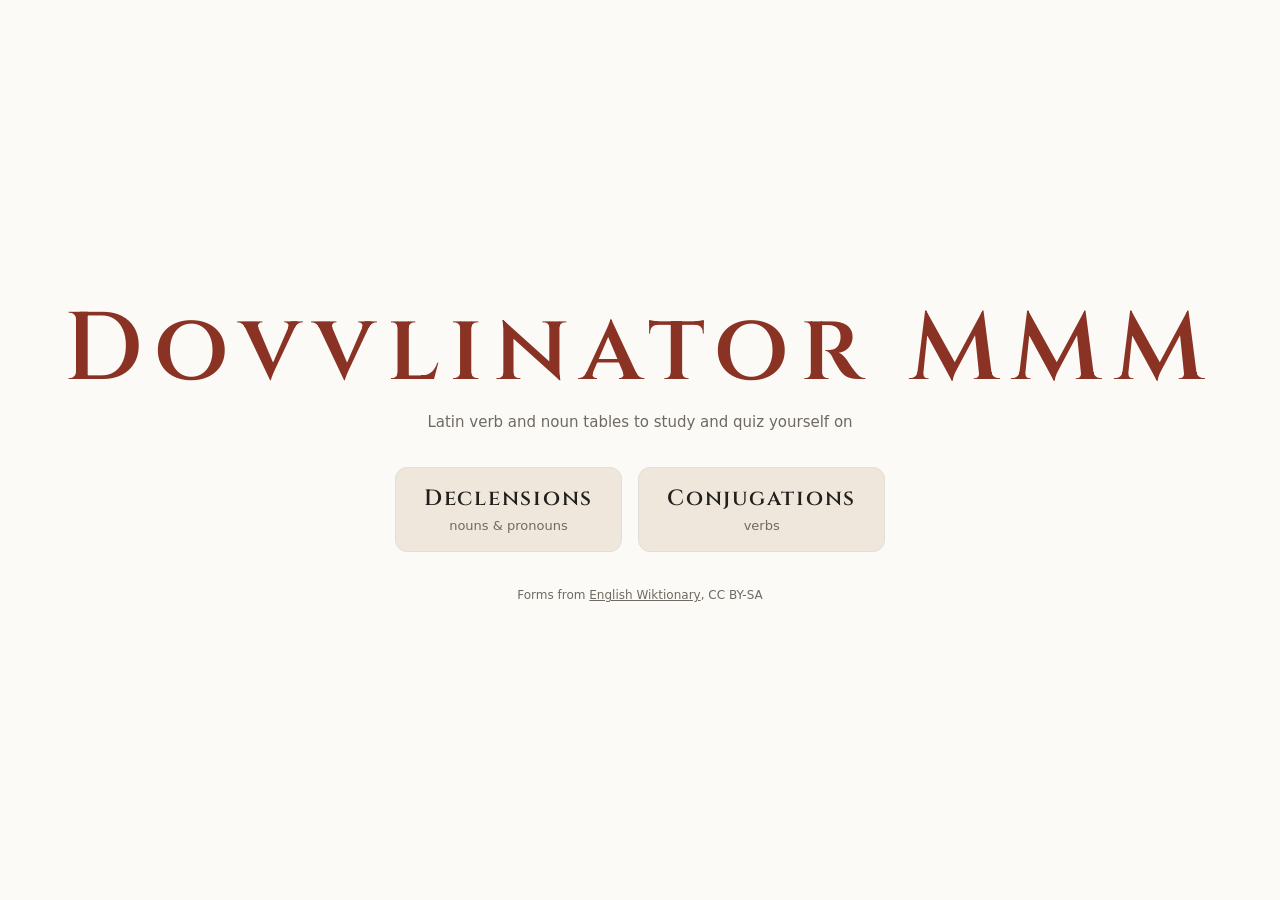
<file: docs/index.html>
<!doctype html>
<html lang="en">
<head>
<meta charset="utf-8">
<meta name="viewport" content="width=device-width,initial-scale=1">
<title>Dovvlinator MMM</title>
<link rel="preconnect" href="https://fonts.googleapis.com">
<link rel="preconnect" href="https://fonts.gstatic.com" crossorigin>
<link rel="stylesheet" href="https://fonts.googleapis.com/css2?family=Cinzel:wght@600&display=swap">
<link rel="stylesheet" href="index.css">
</head>
<body>

<header>
  <h1>Dovvlinator MMM</h1>
  <p class="sub">Latin verb and noun tables to study and quiz yourself on</p>
</header>

<div class="choices">
  <a href="declensions.html">Declensions<span>nouns &amp; pronouns</span></a>
  <a href="conjugations.html">Conjugations<span>verbs</span></a>
</div>

<footer>Forms from <a href="https://en.wiktionary.org/" style="color:inherit">English Wiktionary</a>, CC BY-SA</footer>

</body>
</html>
</file>
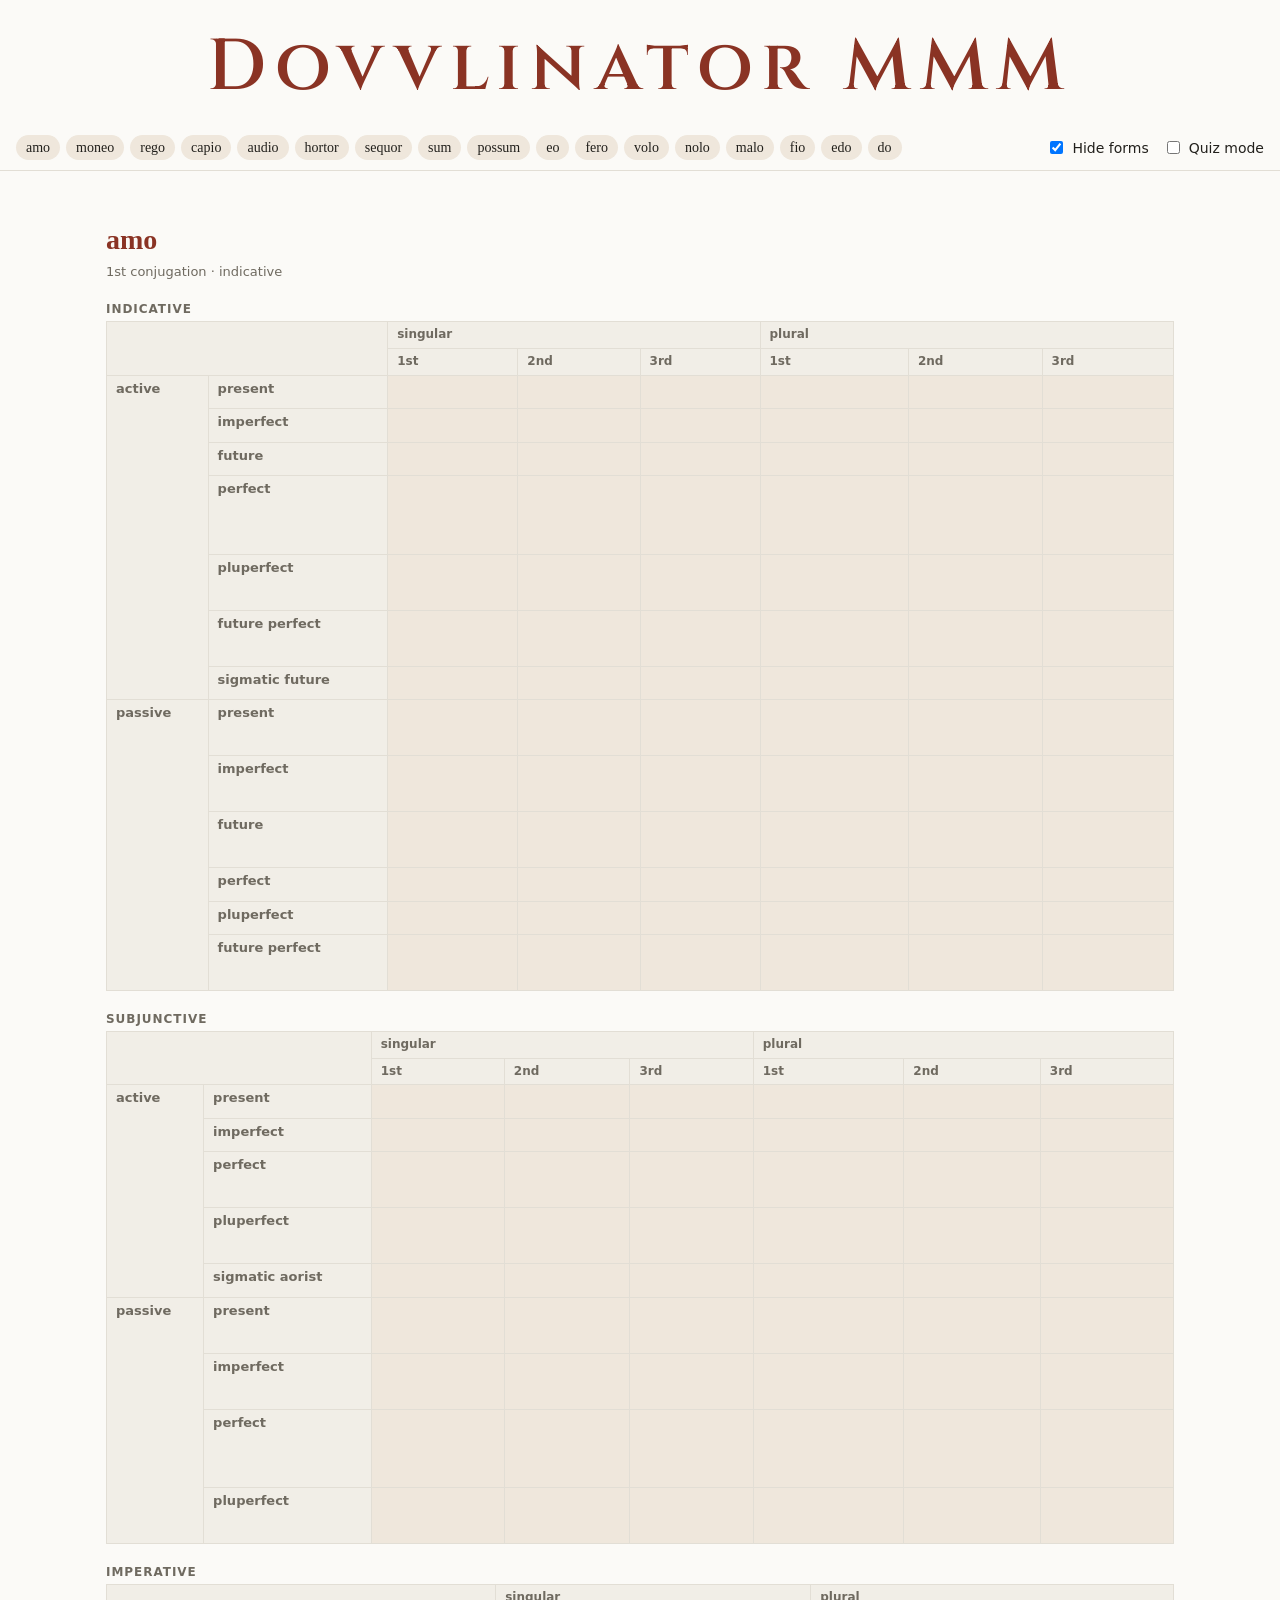
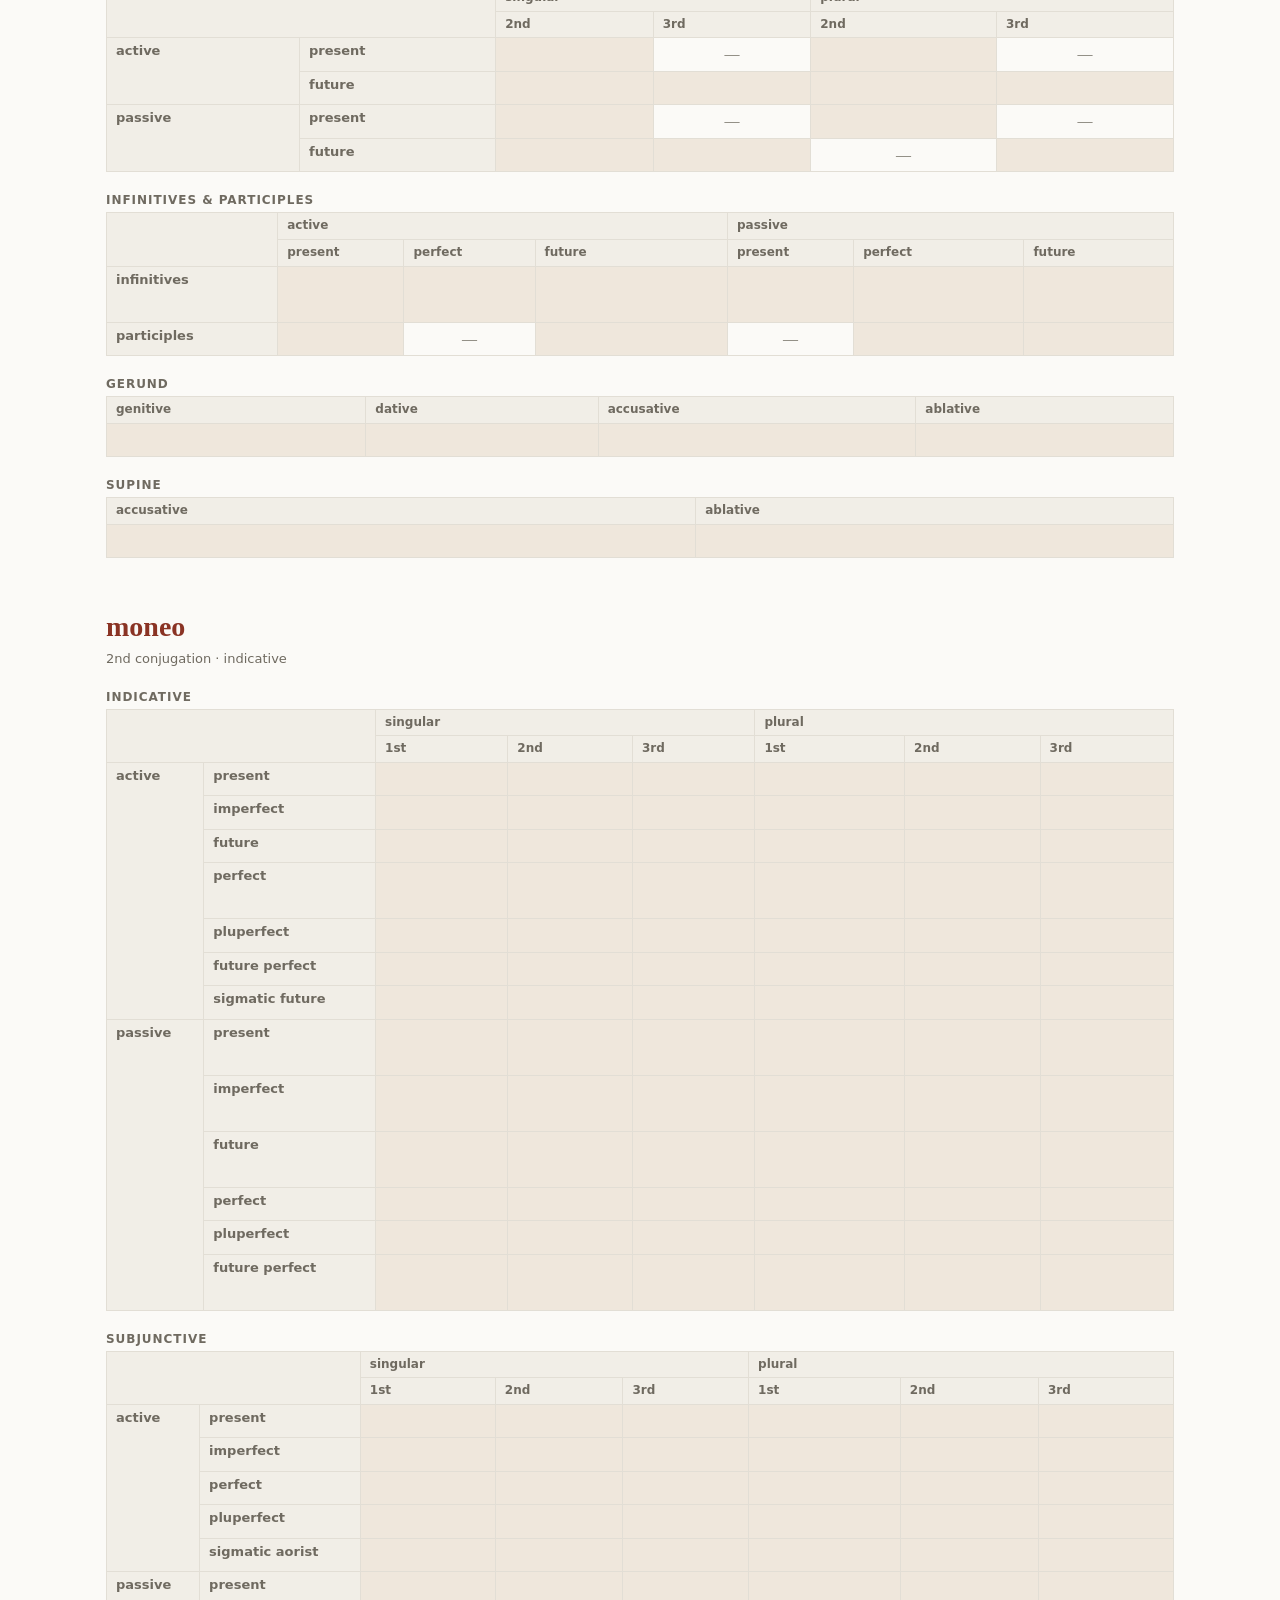
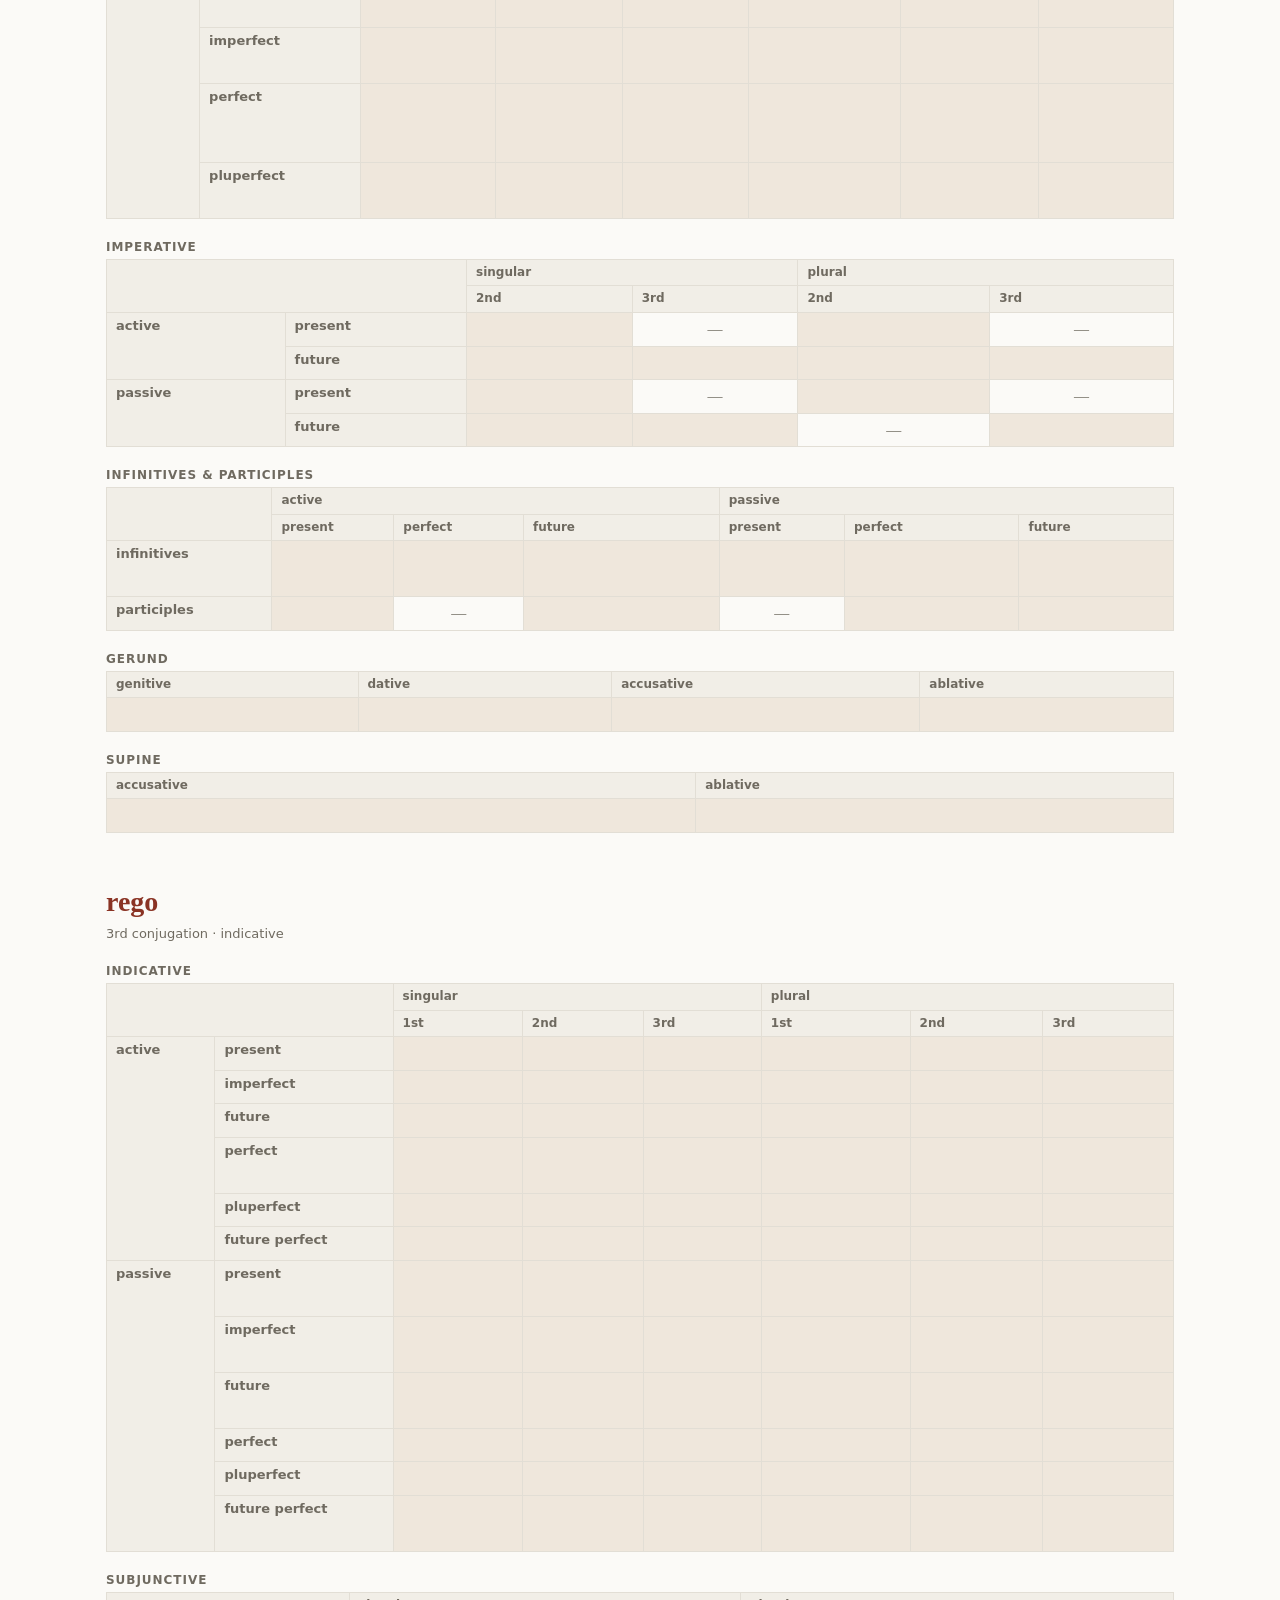
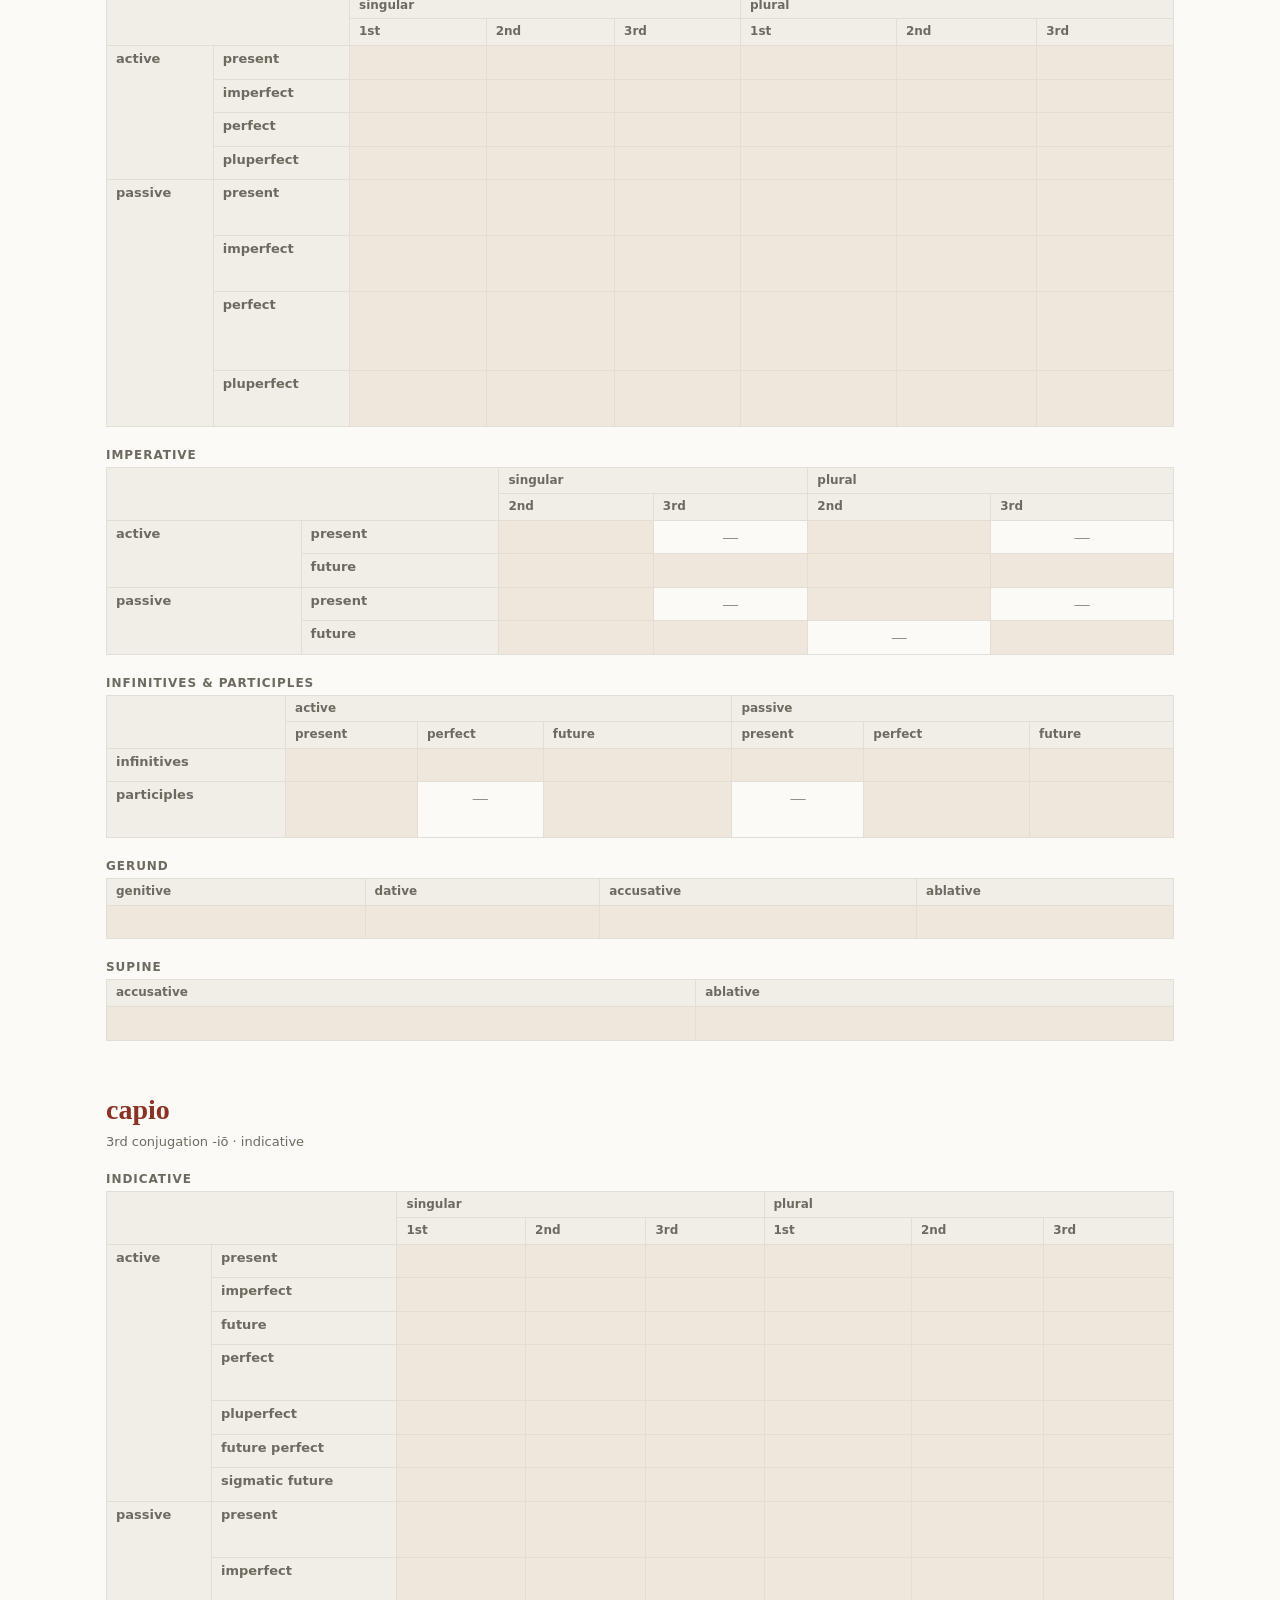
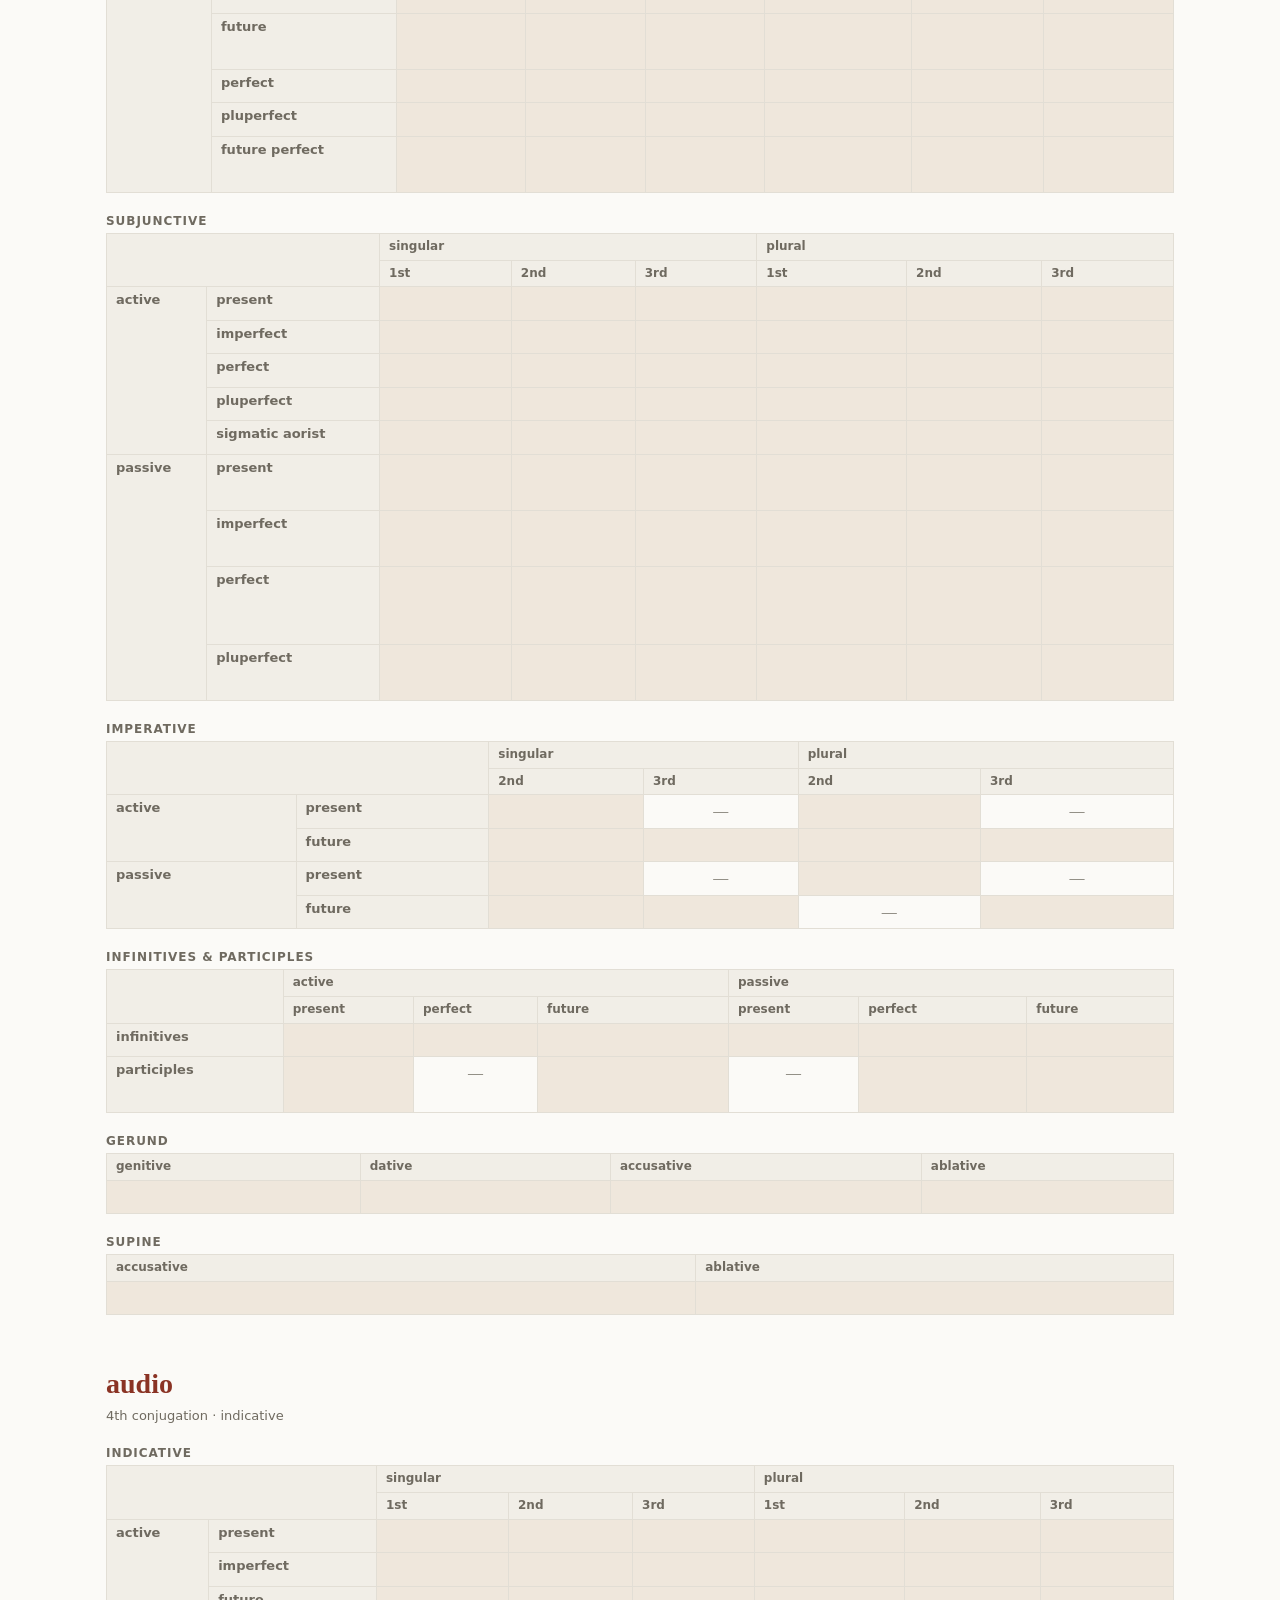
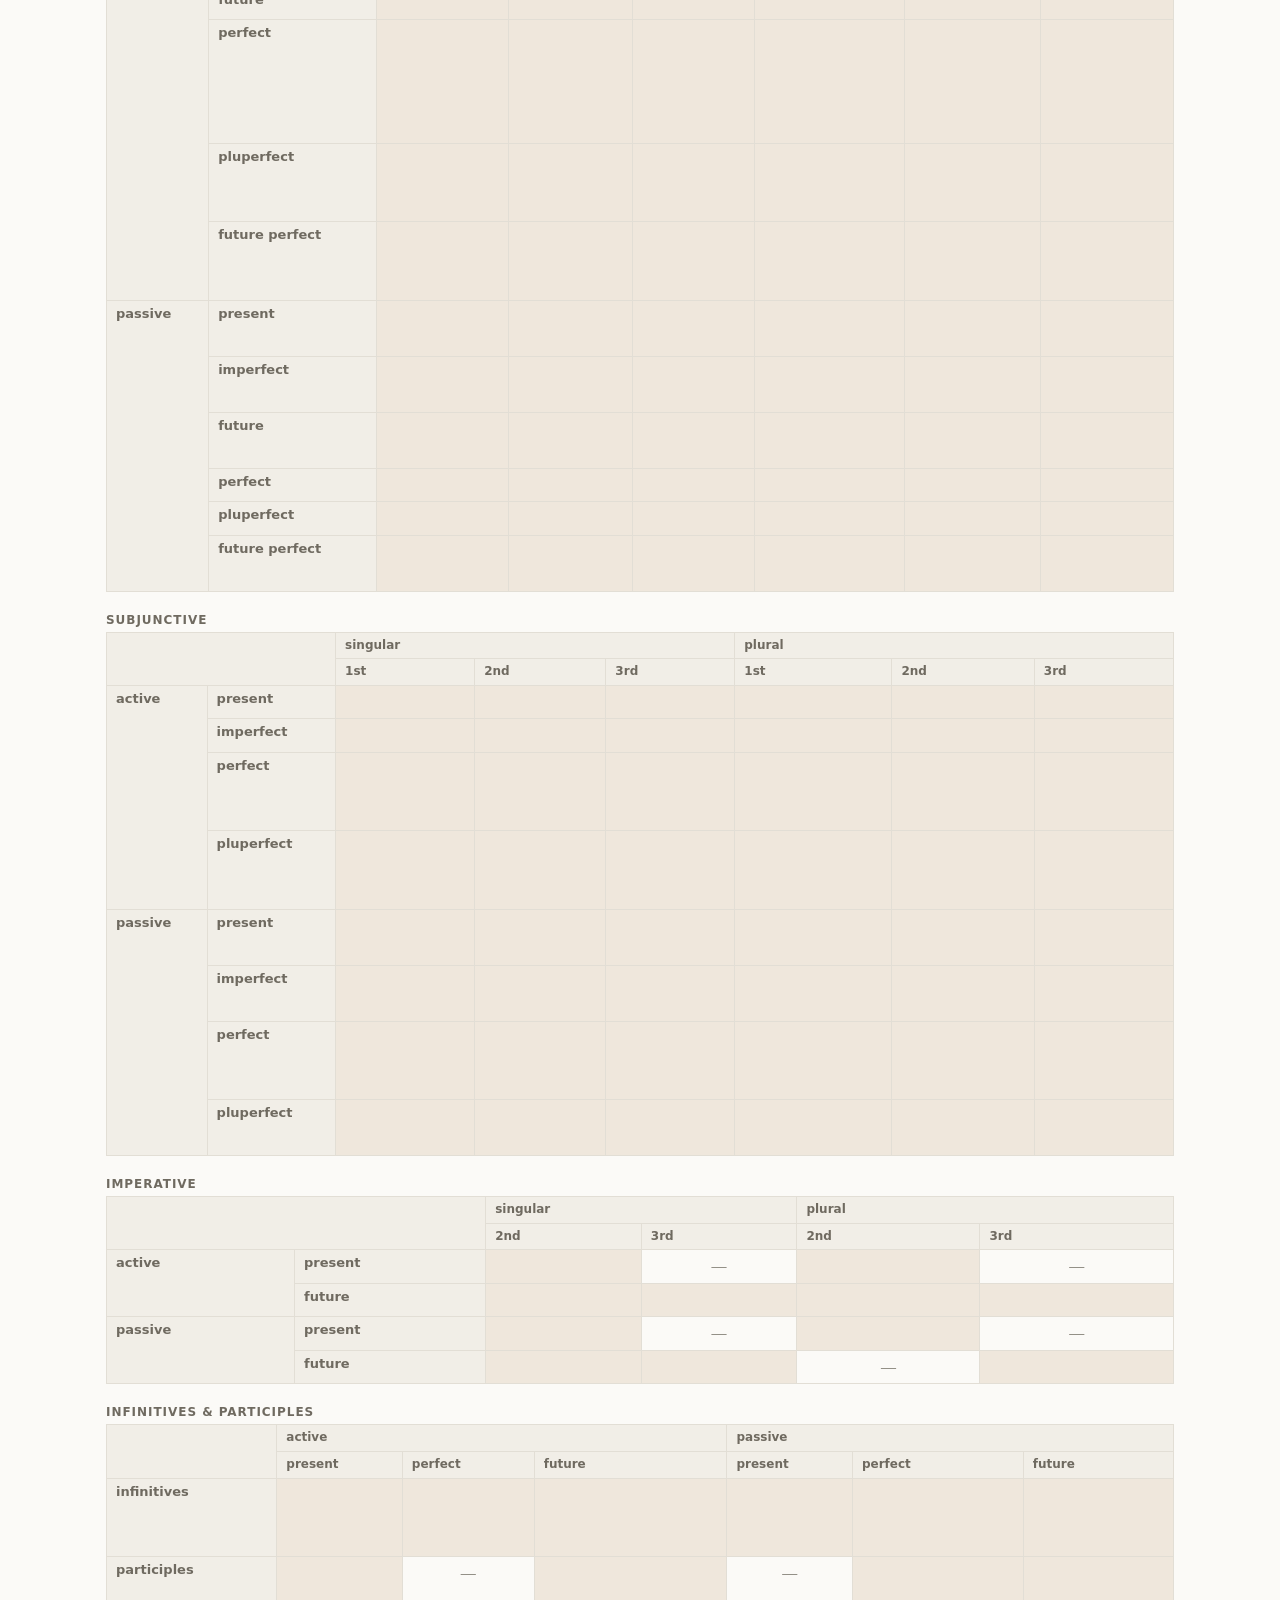
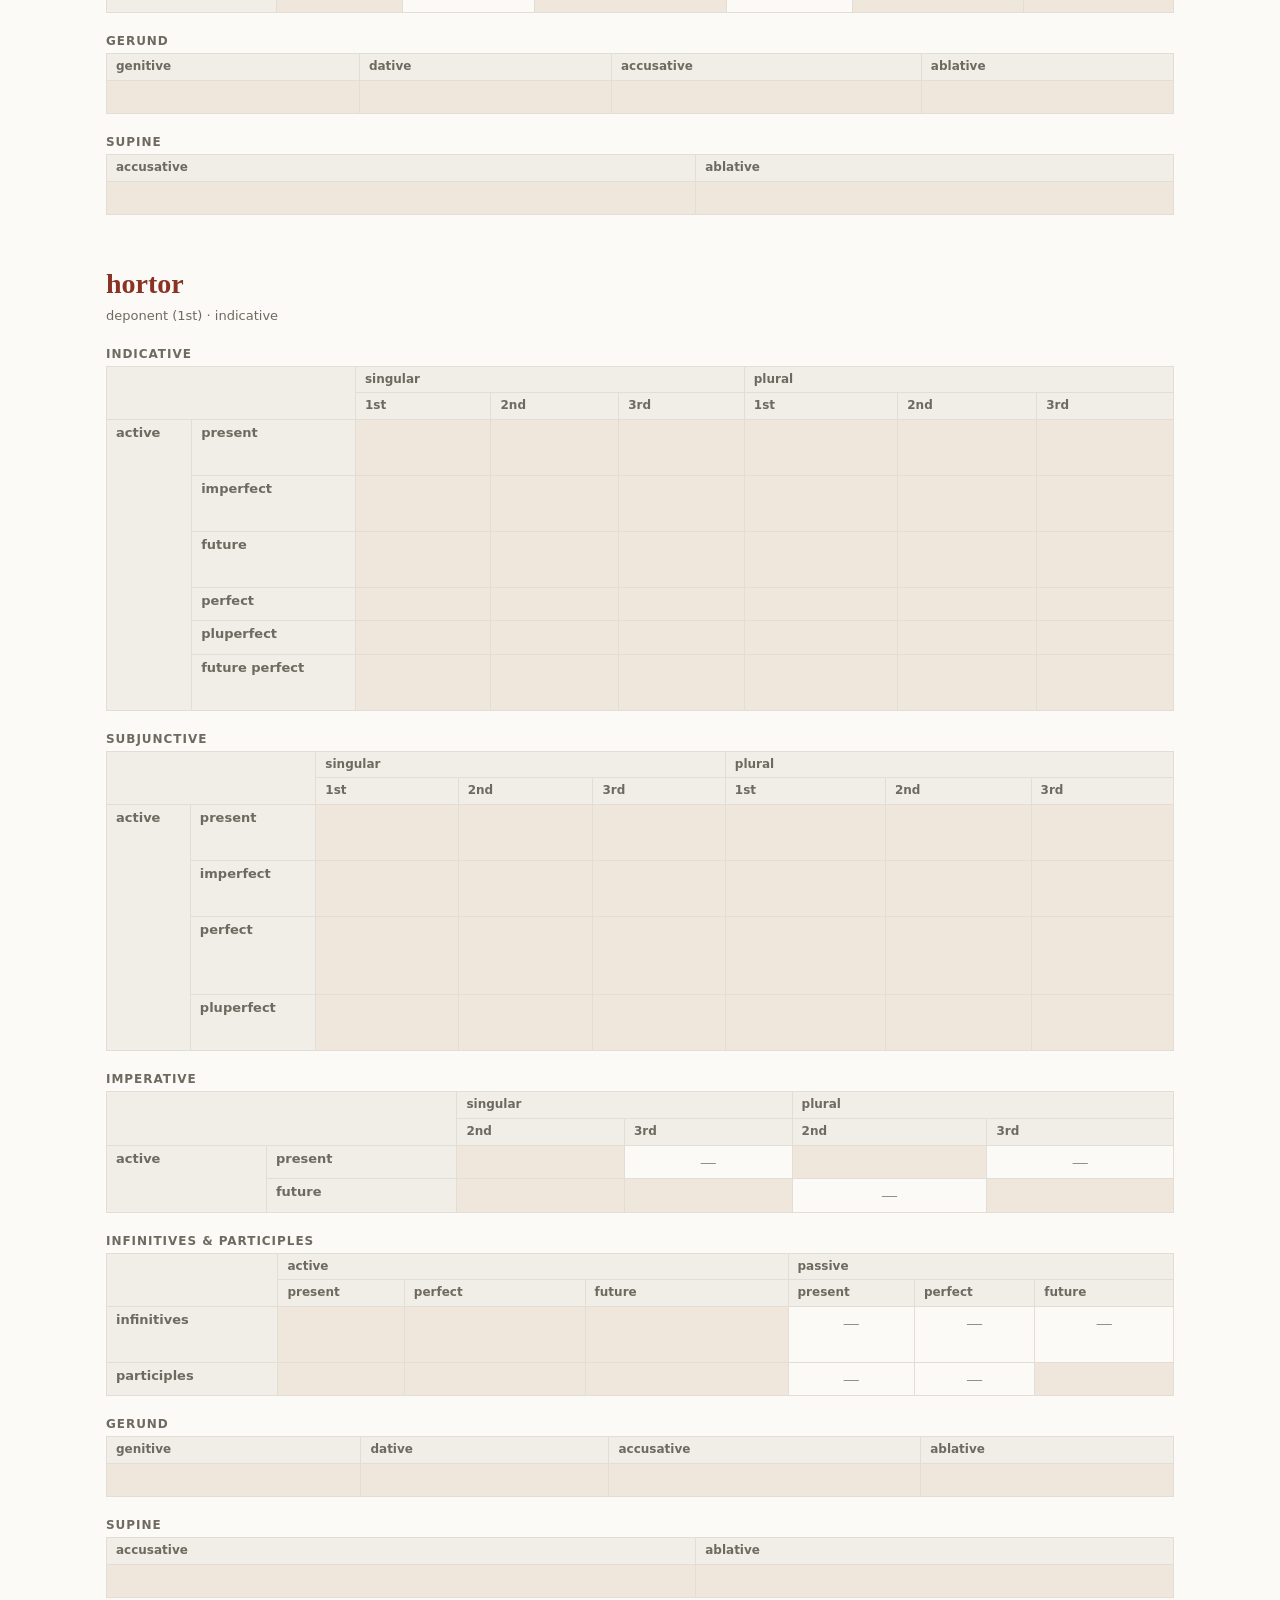
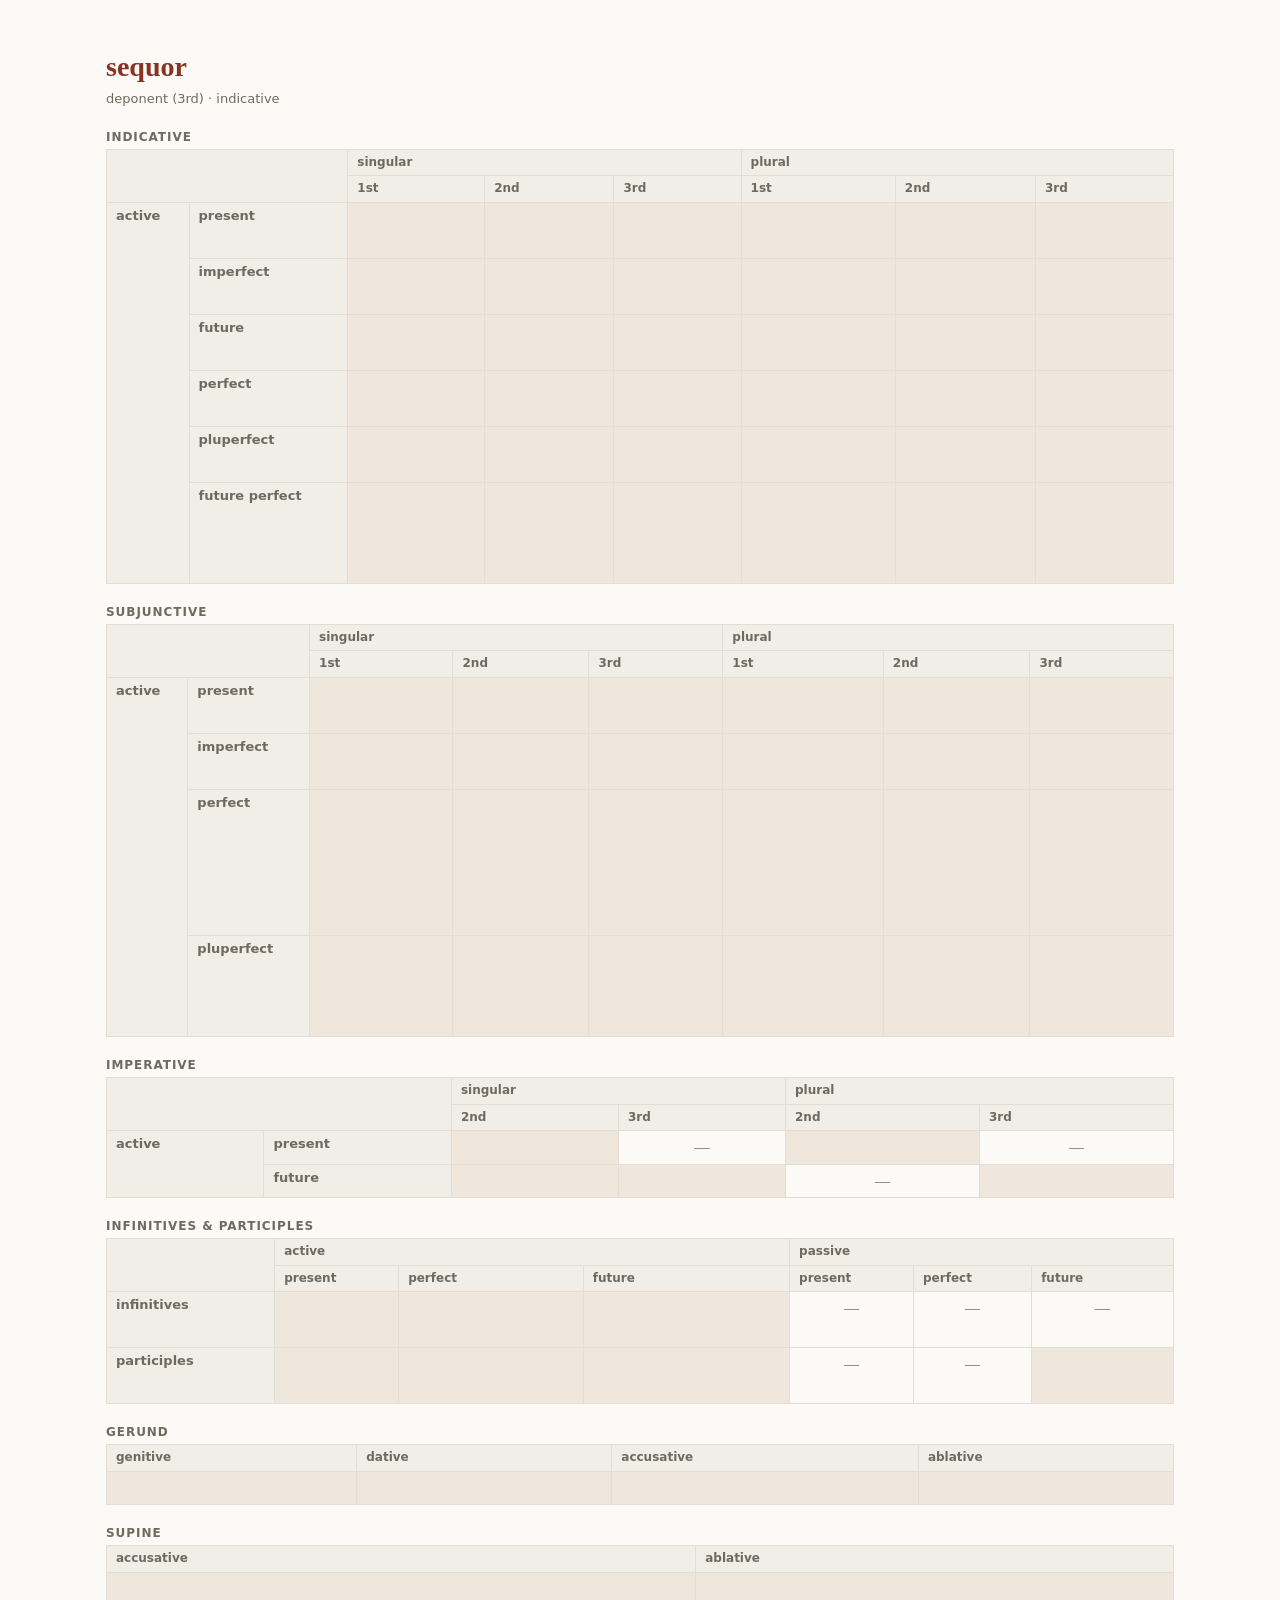
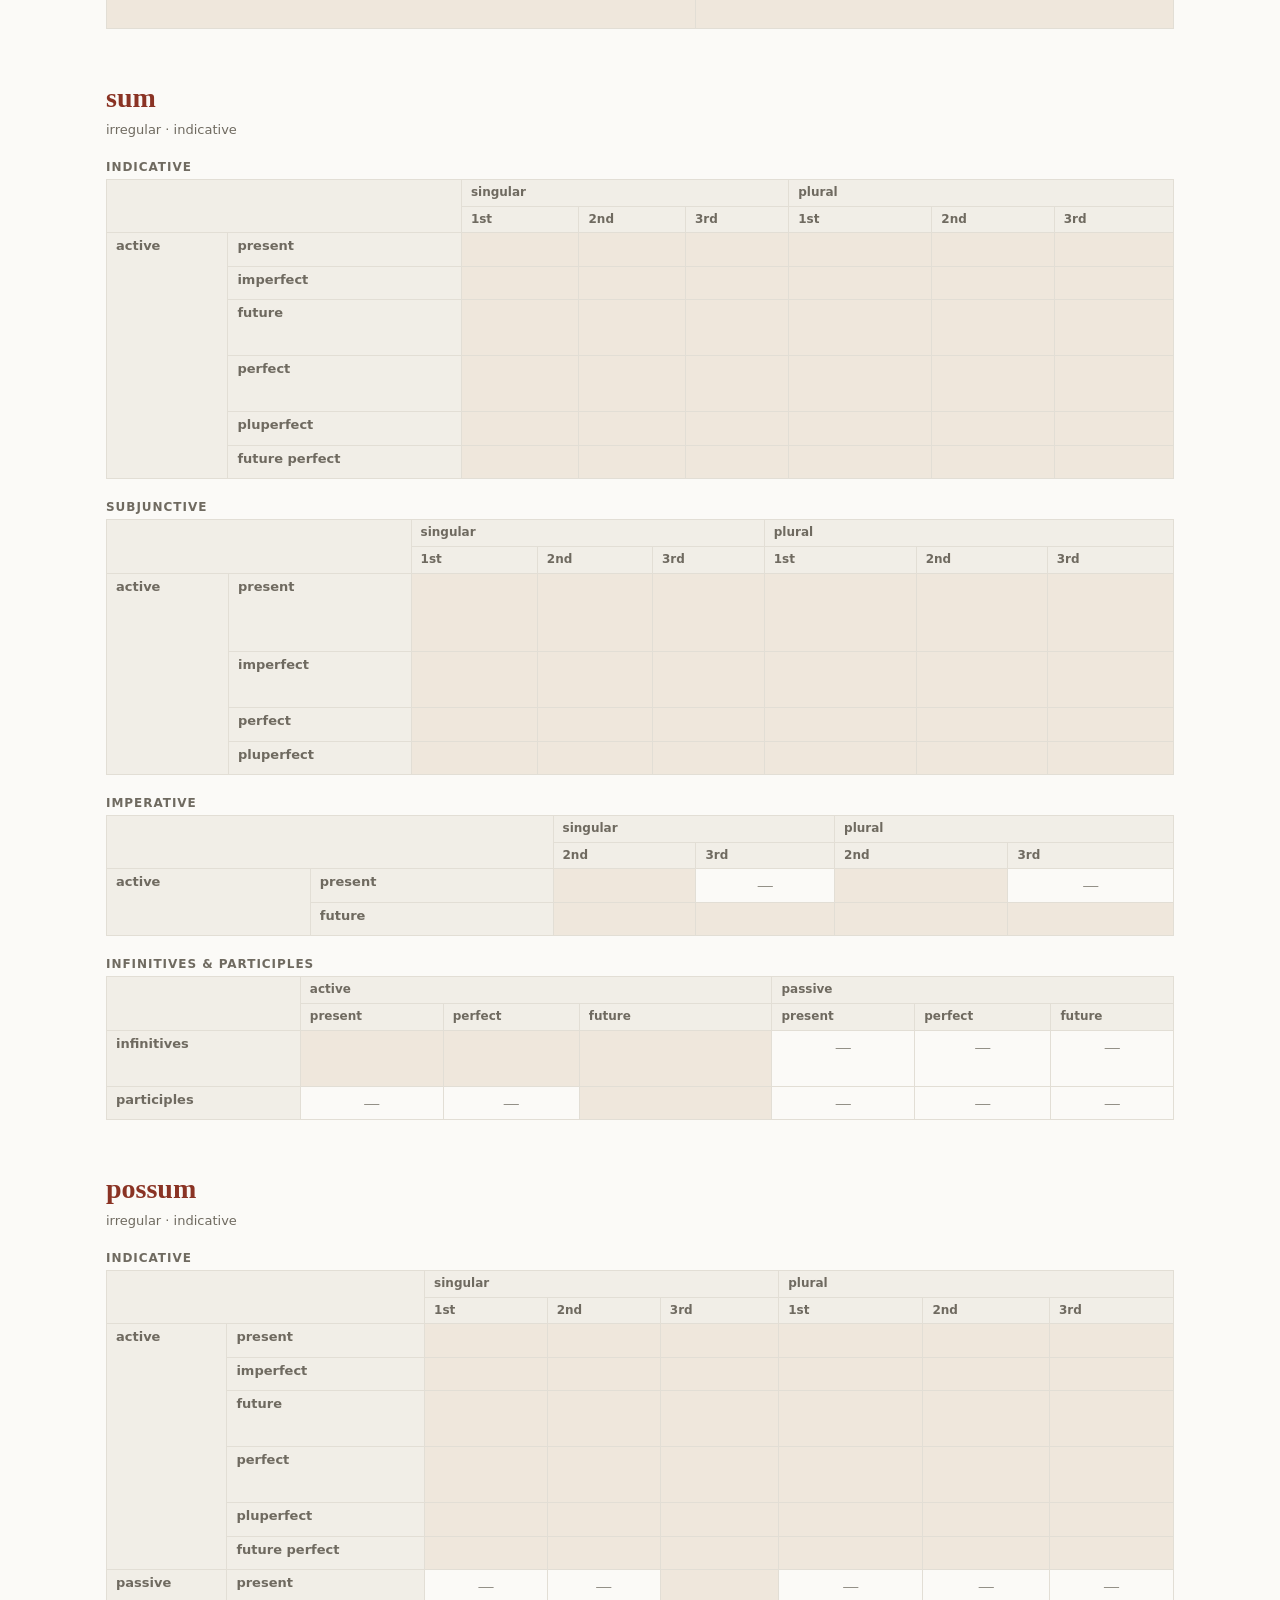
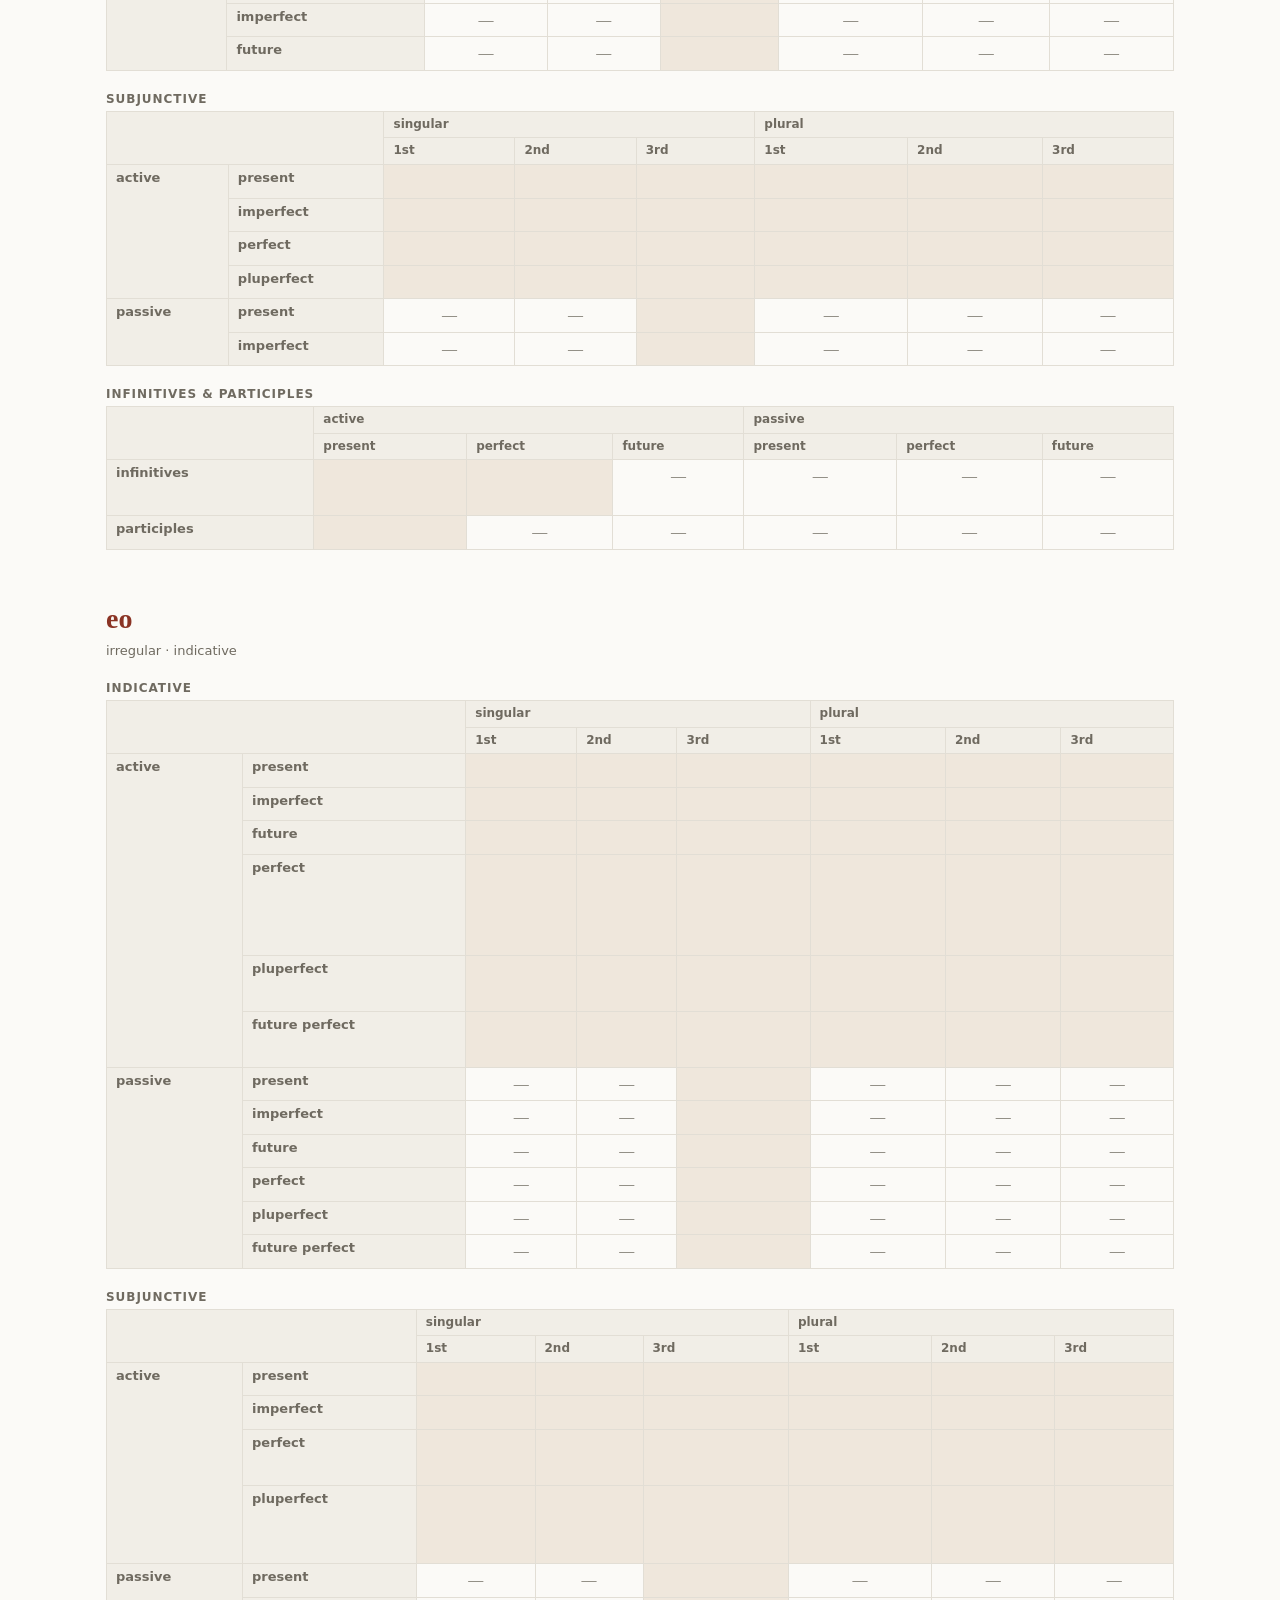
<file: latin_conjugations.html>
<!doctype html>
<html lang="en">
<head>
<meta charset="utf-8">
<meta name="viewport" content="width=device-width,initial-scale=1">
<title>Dovvlinator MMM</title>
<link rel="preconnect" href="https://fonts.googleapis.com">
<link rel="preconnect" href="https://fonts.gstatic.com" crossorigin>
<link rel="stylesheet" href="https://fonts.googleapis.com/css2?family=Cinzel:wght@600&display=swap">
<!--
  Page template for show_conjugations.py, which replaces these markers:
    VERB_NAV  links to each verb, in the nav bar
    VERBS     one <section class="verb"> per verb, holding its tables
    SOURCE    where the data came from and when
-->
<style>
:root{--bg:#fbfaf7;--fg:#22201c;--muted:#6f6a60;--line:#e2ded5;--head:#f1eee7;--accent:#8a3324;--chip:#efe7dc;--ok:#d6efd6;--bad:#f6d3cf}
@media (prefers-color-scheme:dark){:root{--bg:#1a1917;--fg:#ebe7df;--muted:#a19b90;--line:#36332e;--head:#24221f;--accent:#e08a6f;--chip:#2c2925;--ok:#1f3b24;--bad:#4a2420}}
*{box-sizing:border-box}
body{margin:0;background:var(--bg);color:var(--fg);font:15px/1.5 Georgia,"Iowan Old Style",serif}
header{text-align:center;padding:28px 16px 18px}
h1{margin:0;font:600 clamp(36px,8vw,72px)/1.1 Cinzel,"Trajan Pro","Times New Roman",serif;
   letter-spacing:.12em;color:var(--accent)}
nav{position:sticky;top:0;background:var(--bg);border-bottom:1px solid var(--line);padding:10px 16px;
    display:flex;flex-wrap:wrap;gap:6px;z-index:2}
nav a{color:var(--fg);text-decoration:none;background:var(--chip);padding:2px 10px;border-radius:999px;font-size:14px}
nav a:hover{color:var(--accent)}
main{max-width:1100px;margin:0 auto;padding:16px}
section.verb{margin:32px 0 48px;scroll-margin-top:70px}
h2{font-size:28px;margin:0;color:var(--accent)}
.meta{color:var(--muted);font:13px/1.4 system-ui,sans-serif;margin:2px 0 14px}
h3{font:600 12px/1 system-ui,sans-serif;letter-spacing:.08em;text-transform:uppercase;color:var(--muted);margin:22px 0 6px}
.scroll{overflow-x:auto}
table{border-collapse:collapse;min-width:100%;font-size:15px}
th,td{border:1px solid var(--line);padding:5px 9px;text-align:left;vertical-align:top}
thead th{background:var(--head);font:600 12px/1.3 system-ui,sans-serif;color:var(--muted)}
tbody th{font:600 13px/1.3 system-ui,sans-serif;color:var(--muted);background:var(--head);white-space:nowrap}
td.empty{color:var(--muted);text-align:center}
.unparsed{font-size:13px;color:var(--muted)}
.controls{margin-left:auto;display:flex;flex-wrap:wrap;align-items:center;gap:6px 14px;font:14px system-ui,sans-serif}
.controls label{display:flex;align-items:center;gap:6px;cursor:pointer}
button{font:13px system-ui,sans-serif;padding:2px 10px;border:1px solid var(--line);border-radius:6px;
       background:var(--chip);color:var(--fg);cursor:pointer}
button:hover{color:var(--accent)}
.quiz-only{display:none;gap:8px;align-items:center}
body.quiz .quiz-only{display:flex}
/* hide mode (ignored while quizzing) */
body.hide:not(.quiz) td.f{cursor:pointer}
body.hide:not(.quiz) td.f:not(.shown){color:transparent;background:var(--chip)}
body.hide:not(.quiz) td.f:not(.shown):hover{background:var(--line)}
/* quiz mode */
.bhead{display:flex;align-items:baseline;gap:12px;margin:22px 0 6px}
.bhead h3{margin:0}
.grader{display:none;align-items:baseline;gap:10px}
body.quiz .grader{display:flex}
.score{font:600 13px system-ui,sans-serif;color:var(--muted)}
td.f input{display:none;width:100%;min-width:7em;font:inherit;color:var(--fg);background:transparent;
           border:1px solid var(--line);border-radius:4px;padding:2px 5px}
body.quiz td.f input{display:block}
body.quiz td.f .t{display:none}
body.quiz td.f.ok{background:var(--ok)}
body.quiz td.f.bad{background:var(--bad)}
#macrons{position:fixed;right:16px;bottom:16px;z-index:3;display:none;gap:4px;padding:6px;
         background:var(--head);border:1px solid var(--line);border-radius:10px;box-shadow:0 2px 10px #0003}
body.quiz #macrons{display:flex}
#macrons button{font:18px/1 Georgia,serif;width:2em;height:2em;padding:0}
#macrons .hint{align-self:center;margin-left:6px;font:12px/1.35 system-ui,sans-serif;color:var(--muted)}
#macrons kbd{font:12px ui-monospace,monospace;background:var(--chip);border:1px solid var(--line);
             border-radius:3px;padding:0 4px;color:var(--fg)}
</style>
</head>
<body class="hide">

<header><h1>Dovvlinator MMM</h1></header>

<nav>
  <a href="#v0">amo</a><a href="#v1">moneo</a><a href="#v2">rego</a><a href="#v3">capio</a><a href="#v4">audio</a><a href="#v5">hortor</a><a href="#v6">sequor</a><a href="#v7">sum</a><a href="#v8">possum</a><a href="#v9">eo</a><a href="#v10">fero</a><a href="#v11">volo</a><a href="#v12">nolo</a><a href="#v13">malo</a><a href="#v14">fio</a><a href="#v15">edo</a><a href="#v16">do</a>
  <div class="controls">
    <label><input type="checkbox" id="hide" checked> Hide forms</label>
    <label><input type="checkbox" id="quiz"> Quiz mode</label>
    <span class="quiz-only">
      <label><input type="checkbox" id="nomacrons" checked> Ignore macrons</label>
      <button type="button" id="gradeall">Grade All</button>
      <button type="button" id="reset">Clear</button>
    </span>
  </div>
</nav>

<div id="macrons" title="Shift-click for capitals">
  <button type="button">ā</button><button type="button">ē</button><button type="button">ī</button><button type="button">ō</button><button type="button">ū</button><button type="button">ȳ</button>
  <span class="hint">or type a vowel + hyphen:<br><kbd>a-</kbd> → ā</span>
</div>

<main>
  <section class="verb" id="v0"><h2>amo</h2><div class="meta">1st conjugation · indicative</div><div class='block'><div class='bhead'><h3>indicative</h3><span class='grader'><button type='button' class='grade'>Grade</button><span class='score'></span></span></div><div class='scroll'><table><thead><tr><th colspan=2 rowspan=2></th><th colspan=3>singular</th><th colspan=3>plural</th></tr><tr><th>1st</th><th>2nd</th><th>3rd</th><th>1st</th><th>2nd</th><th>3rd</th></tr></thead><tbody><tr><th rowspan=7>active</th><th>present</th><td class='f' data-a='[&quot;amō&quot;]'><span class='t'>amō</span></td><td class='f' data-a='[&quot;amās&quot;]'><span class='t'>amās</span></td><td class='f' data-a='[&quot;amat&quot;]'><span class='t'>amat</span></td><td class='f' data-a='[&quot;amāmus&quot;]'><span class='t'>amāmus</span></td><td class='f' data-a='[&quot;amātis&quot;]'><span class='t'>amātis</span></td><td class='f' data-a='[&quot;amant&quot;]'><span class='t'>amant</span></td></tr><tr><th>imperfect</th><td class='f' data-a='[&quot;amābam&quot;]'><span class='t'>amābam</span></td><td class='f' data-a='[&quot;amābās&quot;]'><span class='t'>amābās</span></td><td class='f' data-a='[&quot;amābat&quot;]'><span class='t'>amābat</span></td><td class='f' data-a='[&quot;amābāmus&quot;]'><span class='t'>amābāmus</span></td><td class='f' data-a='[&quot;amābātis&quot;]'><span class='t'>amābātis</span></td><td class='f' data-a='[&quot;amābant&quot;]'><span class='t'>amābant</span></td></tr><tr><th>future</th><td class='f' data-a='[&quot;amābō&quot;]'><span class='t'>amābō</span></td><td class='f' data-a='[&quot;amābis&quot;]'><span class='t'>amābis</span></td><td class='f' data-a='[&quot;amābit&quot;]'><span class='t'>amābit</span></td><td class='f' data-a='[&quot;amābimus&quot;]'><span class='t'>amābimus</span></td><td class='f' data-a='[&quot;amābitis&quot;]'><span class='t'>amābitis</span></td><td class='f' data-a='[&quot;amābunt&quot;]'><span class='t'>amābunt</span></td></tr><tr><th>perfect</th><td class='f' data-a='[&quot;amāvī&quot;]'><span class='t'>amāvī</span></td><td class='f' data-a='[&quot;amāvistī&quot;, &quot;amāstī&quot;]'><span class='t'>amāvistī<br>amāstī</span></td><td class='f' data-a='[&quot;amāvit&quot;, &quot;amāt&quot;]'><span class='t'>amāvit<br>amāt</span></td><td class='f' data-a='[&quot;amāvimus&quot;, &quot;amāmus&quot;]'><span class='t'>amāvimus<br>amāmus</span></td><td class='f' data-a='[&quot;amāvistis&quot;, &quot;amāstis&quot;]'><span class='t'>amāvistis<br>amāstis</span></td><td class='f' data-a='[&quot;amāvērunt&quot;, &quot;amārunt&quot;, &quot;amāvēre&quot;]'><span class='t'>amāvērunt<br>amārunt<br>amāvēre</span></td></tr><tr><th>pluperfect</th><td class='f' data-a='[&quot;amāveram&quot;, &quot;amāram&quot;]'><span class='t'>amāveram<br>amāram</span></td><td class='f' data-a='[&quot;amāverās&quot;, &quot;amārās&quot;]'><span class='t'>amāverās<br>amārās</span></td><td class='f' data-a='[&quot;amāverat&quot;, &quot;amārat&quot;]'><span class='t'>amāverat<br>amārat</span></td><td class='f' data-a='[&quot;amāverāmus&quot;, &quot;amārāmus&quot;]'><span class='t'>amāverāmus<br>amārāmus</span></td><td class='f' data-a='[&quot;amāverātis&quot;, &quot;amārātis&quot;]'><span class='t'>amāverātis<br>amārātis</span></td><td class='f' data-a='[&quot;amāverant&quot;, &quot;amārant&quot;]'><span class='t'>amāverant<br>amārant</span></td></tr><tr><th>future perfect</th><td class='f' data-a='[&quot;amāverō&quot;, &quot;amārō&quot;]'><span class='t'>amāverō<br>amārō</span></td><td class='f' data-a='[&quot;amāveris&quot;, &quot;amāris&quot;]'><span class='t'>amāveris<br>amāris</span></td><td class='f' data-a='[&quot;amāverit&quot;, &quot;amārit&quot;]'><span class='t'>amāverit<br>amārit</span></td><td class='f' data-a='[&quot;amāverimus&quot;, &quot;amārimus&quot;]'><span class='t'>amāverimus<br>amārimus</span></td><td class='f' data-a='[&quot;amāveritis&quot;, &quot;amāritis&quot;]'><span class='t'>amāveritis<br>amāritis</span></td><td class='f' data-a='[&quot;amāverint&quot;, &quot;amārint&quot;]'><span class='t'>amāverint<br>amārint</span></td></tr><tr><th>sigmatic future</th><td class='f' data-a='[&quot;amāssō&quot;]'><span class='t'>amāssō</span></td><td class='f' data-a='[&quot;amāssis&quot;]'><span class='t'>amāssis</span></td><td class='f' data-a='[&quot;amāssit&quot;]'><span class='t'>amāssit</span></td><td class='f' data-a='[&quot;amāssimus&quot;]'><span class='t'>amāssimus</span></td><td class='f' data-a='[&quot;amāssitis&quot;]'><span class='t'>amāssitis</span></td><td class='f' data-a='[&quot;amāssint&quot;]'><span class='t'>amāssint</span></td></tr><tr><th rowspan=6>passive</th><th>present</th><td class='f' data-a='[&quot;amor&quot;]'><span class='t'>amor</span></td><td class='f' data-a='[&quot;amāris&quot;, &quot;amāre&quot;]'><span class='t'>amāris<br>amāre</span></td><td class='f' data-a='[&quot;amātur&quot;]'><span class='t'>amātur</span></td><td class='f' data-a='[&quot;amāmur&quot;]'><span class='t'>amāmur</span></td><td class='f' data-a='[&quot;amāminī&quot;]'><span class='t'>amāminī</span></td><td class='f' data-a='[&quot;amantur&quot;]'><span class='t'>amantur</span></td></tr><tr><th>imperfect</th><td class='f' data-a='[&quot;amābar&quot;]'><span class='t'>amābar</span></td><td class='f' data-a='[&quot;amābāris&quot;, &quot;amābāre&quot;]'><span class='t'>amābāris<br>amābāre</span></td><td class='f' data-a='[&quot;amābātur&quot;]'><span class='t'>amābātur</span></td><td class='f' data-a='[&quot;amābāmur&quot;]'><span class='t'>amābāmur</span></td><td class='f' data-a='[&quot;amābāminī&quot;]'><span class='t'>amābāminī</span></td><td class='f' data-a='[&quot;amābantur&quot;]'><span class='t'>amābantur</span></td></tr><tr><th>future</th><td class='f' data-a='[&quot;amābor&quot;]'><span class='t'>amābor</span></td><td class='f' data-a='[&quot;amāberis&quot;, &quot;amābere&quot;]'><span class='t'>amāberis<br>amābere</span></td><td class='f' data-a='[&quot;amābitur&quot;]'><span class='t'>amābitur</span></td><td class='f' data-a='[&quot;amābimur&quot;]'><span class='t'>amābimur</span></td><td class='f' data-a='[&quot;amābiminī&quot;]'><span class='t'>amābiminī</span></td><td class='f' data-a='[&quot;amābuntur&quot;]'><span class='t'>amābuntur</span></td></tr><tr><th>perfect</th><td class='f' data-a='[&quot;amātus sum&quot;]'><span class='t'>amātus sum</span></td><td class='f' data-a='[&quot;amātus es&quot;]'><span class='t'>amātus es</span></td><td class='f' data-a='[&quot;amātus est&quot;]'><span class='t'>amātus est</span></td><td class='f' data-a='[&quot;amātus sumus&quot;]'><span class='t'>amātus sumus</span></td><td class='f' data-a='[&quot;amātus estis&quot;]'><span class='t'>amātus estis</span></td><td class='f' data-a='[&quot;amātus sunt&quot;]'><span class='t'>amātus sunt</span></td></tr><tr><th>pluperfect</th><td class='f' data-a='[&quot;amātus eram&quot;]'><span class='t'>amātus eram</span></td><td class='f' data-a='[&quot;amātus erās&quot;]'><span class='t'>amātus erās</span></td><td class='f' data-a='[&quot;amātus erat&quot;]'><span class='t'>amātus erat</span></td><td class='f' data-a='[&quot;amātus erāmus&quot;]'><span class='t'>amātus erāmus</span></td><td class='f' data-a='[&quot;amātus erātis&quot;]'><span class='t'>amātus erātis</span></td><td class='f' data-a='[&quot;amātus erant&quot;]'><span class='t'>amātus erant</span></td></tr><tr><th>future perfect</th><td class='f' data-a='[&quot;amātus erō&quot;]'><span class='t'>amātus erō</span></td><td class='f' data-a='[&quot;amātus eris&quot;, &quot;amātus ere&quot;]'><span class='t'>amātus eris<br>amātus ere</span></td><td class='f' data-a='[&quot;amātus erit&quot;]'><span class='t'>amātus erit</span></td><td class='f' data-a='[&quot;amātus erimus&quot;]'><span class='t'>amātus erimus</span></td><td class='f' data-a='[&quot;amātus eritis&quot;]'><span class='t'>amātus eritis</span></td><td class='f' data-a='[&quot;amātus erunt&quot;]'><span class='t'>amātus erunt</span></td></tr></tbody></table></div></div><div class='block'><div class='bhead'><h3>subjunctive</h3><span class='grader'><button type='button' class='grade'>Grade</button><span class='score'></span></span></div><div class='scroll'><table><thead><tr><th colspan=2 rowspan=2></th><th colspan=3>singular</th><th colspan=3>plural</th></tr><tr><th>1st</th><th>2nd</th><th>3rd</th><th>1st</th><th>2nd</th><th>3rd</th></tr></thead><tbody><tr><th rowspan=5>active</th><th>present</th><td class='f' data-a='[&quot;amem&quot;]'><span class='t'>amem</span></td><td class='f' data-a='[&quot;amēs&quot;]'><span class='t'>amēs</span></td><td class='f' data-a='[&quot;amet&quot;]'><span class='t'>amet</span></td><td class='f' data-a='[&quot;amēmus&quot;]'><span class='t'>amēmus</span></td><td class='f' data-a='[&quot;amētis&quot;]'><span class='t'>amētis</span></td><td class='f' data-a='[&quot;ament&quot;]'><span class='t'>ament</span></td></tr><tr><th>imperfect</th><td class='f' data-a='[&quot;amārem&quot;]'><span class='t'>amārem</span></td><td class='f' data-a='[&quot;amārēs&quot;]'><span class='t'>amārēs</span></td><td class='f' data-a='[&quot;amāret&quot;]'><span class='t'>amāret</span></td><td class='f' data-a='[&quot;amārēmus&quot;]'><span class='t'>amārēmus</span></td><td class='f' data-a='[&quot;amārētis&quot;]'><span class='t'>amārētis</span></td><td class='f' data-a='[&quot;amārent&quot;]'><span class='t'>amārent</span></td></tr><tr><th>perfect</th><td class='f' data-a='[&quot;amāverim&quot;, &quot;amārim&quot;]'><span class='t'>amāverim<br>amārim</span></td><td class='f' data-a='[&quot;amāverīs&quot;, &quot;amārīs&quot;]'><span class='t'>amāverīs<br>amārīs</span></td><td class='f' data-a='[&quot;amāverit&quot;, &quot;amārit&quot;]'><span class='t'>amāverit<br>amārit</span></td><td class='f' data-a='[&quot;amāverīmus&quot;, &quot;amārīmus&quot;]'><span class='t'>amāverīmus<br>amārīmus</span></td><td class='f' data-a='[&quot;amāverītis&quot;, &quot;amārītis&quot;]'><span class='t'>amāverītis<br>amārītis</span></td><td class='f' data-a='[&quot;amāverint&quot;, &quot;amārint&quot;]'><span class='t'>amāverint<br>amārint</span></td></tr><tr><th>pluperfect</th><td class='f' data-a='[&quot;amāvissem&quot;, &quot;amāssem&quot;]'><span class='t'>amāvissem<br>amāssem</span></td><td class='f' data-a='[&quot;amāvissēs&quot;, &quot;amāssēs&quot;]'><span class='t'>amāvissēs<br>amāssēs</span></td><td class='f' data-a='[&quot;amāvisset&quot;, &quot;amāsset&quot;]'><span class='t'>amāvisset<br>amāsset</span></td><td class='f' data-a='[&quot;amāvissēmus&quot;, &quot;amāssēmus&quot;]'><span class='t'>amāvissēmus<br>amāssēmus</span></td><td class='f' data-a='[&quot;amāvissētis&quot;, &quot;amāssētis&quot;]'><span class='t'>amāvissētis<br>amāssētis</span></td><td class='f' data-a='[&quot;amāvissent&quot;, &quot;amāssent&quot;]'><span class='t'>amāvissent<br>amāssent</span></td></tr><tr><th>sigmatic aorist</th><td class='f' data-a='[&quot;amāssim&quot;]'><span class='t'>amāssim</span></td><td class='f' data-a='[&quot;amāssīs&quot;]'><span class='t'>amāssīs</span></td><td class='f' data-a='[&quot;amāssīt&quot;]'><span class='t'>amāssīt</span></td><td class='f' data-a='[&quot;amāssīmus&quot;]'><span class='t'>amāssīmus</span></td><td class='f' data-a='[&quot;amāssītis&quot;]'><span class='t'>amāssītis</span></td><td class='f' data-a='[&quot;amāssint&quot;]'><span class='t'>amāssint</span></td></tr><tr><th rowspan=4>passive</th><th>present</th><td class='f' data-a='[&quot;amer&quot;]'><span class='t'>amer</span></td><td class='f' data-a='[&quot;amēris&quot;, &quot;amēre&quot;]'><span class='t'>amēris<br>amēre</span></td><td class='f' data-a='[&quot;amētur&quot;]'><span class='t'>amētur</span></td><td class='f' data-a='[&quot;amēmur&quot;]'><span class='t'>amēmur</span></td><td class='f' data-a='[&quot;amēminī&quot;]'><span class='t'>amēminī</span></td><td class='f' data-a='[&quot;amentur&quot;]'><span class='t'>amentur</span></td></tr><tr><th>imperfect</th><td class='f' data-a='[&quot;amārer&quot;]'><span class='t'>amārer</span></td><td class='f' data-a='[&quot;amārēris&quot;, &quot;amārēre&quot;]'><span class='t'>amārēris<br>amārēre</span></td><td class='f' data-a='[&quot;amārētur&quot;]'><span class='t'>amārētur</span></td><td class='f' data-a='[&quot;amārēmur&quot;]'><span class='t'>amārēmur</span></td><td class='f' data-a='[&quot;amārēminī&quot;]'><span class='t'>amārēminī</span></td><td class='f' data-a='[&quot;amārentur&quot;]'><span class='t'>amārentur</span></td></tr><tr><th>perfect</th><td class='f' data-a='[&quot;amātus sim&quot;, &quot;amātus siem&quot;, &quot;amātus fuam&quot;]'><span class='t'>amātus sim<br>amātus siem<br>amātus fuam</span></td><td class='f' data-a='[&quot;amātus sīs&quot;, &quot;amātus siēs&quot;, &quot;amātus fuās&quot;]'><span class='t'>amātus sīs<br>amātus siēs<br>amātus fuās</span></td><td class='f' data-a='[&quot;amātus sit&quot;, &quot;amātus siet&quot;, &quot;amātus fuat&quot;]'><span class='t'>amātus sit<br>amātus siet<br>amātus fuat</span></td><td class='f' data-a='[&quot;amātus sīmus&quot;, &quot;amātus siēmus&quot;, &quot;amātus fuāmus&quot;]'><span class='t'>amātus sīmus<br>amātus siēmus<br>amātus fuāmus</span></td><td class='f' data-a='[&quot;amātus sītis&quot;, &quot;amātus siētis&quot;, &quot;amātus fuātis&quot;]'><span class='t'>amātus sītis<br>amātus siētis<br>amātus fuātis</span></td><td class='f' data-a='[&quot;amātus sint&quot;, &quot;amātus sient&quot;, &quot;amātus fuant&quot;]'><span class='t'>amātus sint<br>amātus sient<br>amātus fuant</span></td></tr><tr><th>pluperfect</th><td class='f' data-a='[&quot;amātus essem&quot;, &quot;amātus forem&quot;]'><span class='t'>amātus essem<br>amātus forem</span></td><td class='f' data-a='[&quot;amātus essēs&quot;, &quot;amātus forēs&quot;]'><span class='t'>amātus essēs<br>amātus forēs</span></td><td class='f' data-a='[&quot;amātus esset&quot;, &quot;amātus foret&quot;]'><span class='t'>amātus esset<br>amātus foret</span></td><td class='f' data-a='[&quot;amātus essēmus&quot;, &quot;amātus forēmus&quot;]'><span class='t'>amātus essēmus<br>amātus forēmus</span></td><td class='f' data-a='[&quot;amātus essētis&quot;, &quot;amātus forētis&quot;]'><span class='t'>amātus essētis<br>amātus forētis</span></td><td class='f' data-a='[&quot;amātus essent&quot;, &quot;amātus forent&quot;]'><span class='t'>amātus essent<br>amātus forent</span></td></tr></tbody></table></div></div><div class='block'><div class='bhead'><h3>imperative</h3><span class='grader'><button type='button' class='grade'>Grade</button><span class='score'></span></span></div><div class='scroll'><table><thead><tr><th colspan=2 rowspan=2></th><th colspan=2>singular</th><th colspan=2>plural</th></tr><tr><th>2nd</th><th>3rd</th><th>2nd</th><th>3rd</th></tr></thead><tbody><tr><th rowspan=2>active</th><th>present</th><td class='f' data-a='[&quot;amā&quot;]'><span class='t'>amā</span></td><td class="empty">—</td><td class='f' data-a='[&quot;amāte&quot;]'><span class='t'>amāte</span></td><td class="empty">—</td></tr><tr><th>future</th><td class='f' data-a='[&quot;amātō&quot;]'><span class='t'>amātō</span></td><td class='f' data-a='[&quot;amātō&quot;]'><span class='t'>amātō</span></td><td class='f' data-a='[&quot;amātōte&quot;]'><span class='t'>amātōte</span></td><td class='f' data-a='[&quot;amantō&quot;]'><span class='t'>amantō</span></td></tr><tr><th rowspan=2>passive</th><th>present</th><td class='f' data-a='[&quot;amāre&quot;]'><span class='t'>amāre</span></td><td class="empty">—</td><td class='f' data-a='[&quot;amāminī&quot;]'><span class='t'>amāminī</span></td><td class="empty">—</td></tr><tr><th>future</th><td class='f' data-a='[&quot;amātor&quot;]'><span class='t'>amātor</span></td><td class='f' data-a='[&quot;amātor&quot;]'><span class='t'>amātor</span></td><td class="empty">—</td><td class='f' data-a='[&quot;amantor&quot;]'><span class='t'>amantor</span></td></tr></tbody></table></div></div><div class='block'><div class='bhead'><h3>infinitives &amp; participles</h3><span class='grader'><button type='button' class='grade'>Grade</button><span class='score'></span></span></div><div class='scroll'><table><thead><tr><th rowspan=2></th><th colspan=3>active</th><th colspan=3>passive</th></tr><tr><th>present</th><th>perfect</th><th>future</th><th>present</th><th>perfect</th><th>future</th></tr></thead><tbody><tr><th>infinitives</th><td class='f' data-a='[&quot;amāre&quot;]'><span class='t'>amāre</span></td><td class='f' data-a='[&quot;amāvisse&quot;, &quot;amāsse&quot;]'><span class='t'>amāvisse<br>amāsse</span></td><td class='f' data-a='[&quot;amātūrum esse&quot;]'><span class='t'>amātūrum esse</span></td><td class='f' data-a='[&quot;amārī&quot;]'><span class='t'>amārī</span></td><td class='f' data-a='[&quot;amātum esse&quot;]'><span class='t'>amātum esse</span></td><td class='f' data-a='[&quot;amātum īrī&quot;]'><span class='t'>amātum īrī</span></td></tr><tr><th>participles</th><td class='f' data-a='[&quot;amāns&quot;]'><span class='t'>amāns</span></td><td class="empty">—</td><td class='f' data-a='[&quot;amātūrus&quot;]'><span class='t'>amātūrus</span></td><td class="empty">—</td><td class='f' data-a='[&quot;amātus&quot;]'><span class='t'>amātus</span></td><td class='f' data-a='[&quot;amandus&quot;]'><span class='t'>amandus</span></td></tr></tbody></table></div></div><div class='block'><div class='bhead'><h3>gerund</h3><span class='grader'><button type='button' class='grade'>Grade</button><span class='score'></span></span></div><div class='scroll'><table><thead><tr><th>genitive</th><th>dative</th><th>accusative</th><th>ablative</th></tr></thead><tbody><tr><td class='f' data-a='[&quot;amandī&quot;]'><span class='t'>amandī</span></td><td class='f' data-a='[&quot;amandō&quot;]'><span class='t'>amandō</span></td><td class='f' data-a='[&quot;amandum&quot;]'><span class='t'>amandum</span></td><td class='f' data-a='[&quot;amandō&quot;]'><span class='t'>amandō</span></td></tr></tbody></table></div></div><div class='block'><div class='bhead'><h3>supine</h3><span class='grader'><button type='button' class='grade'>Grade</button><span class='score'></span></span></div><div class='scroll'><table><thead><tr><th>accusative</th><th>ablative</th></tr></thead><tbody><tr><td class='f' data-a='[&quot;amātum&quot;]'><span class='t'>amātum</span></td><td class='f' data-a='[&quot;amātū&quot;]'><span class='t'>amātū</span></td></tr></tbody></table></div></div></section><section class="verb" id="v1"><h2>moneo</h2><div class="meta">2nd conjugation · indicative</div><div class='block'><div class='bhead'><h3>indicative</h3><span class='grader'><button type='button' class='grade'>Grade</button><span class='score'></span></span></div><div class='scroll'><table><thead><tr><th colspan=2 rowspan=2></th><th colspan=3>singular</th><th colspan=3>plural</th></tr><tr><th>1st</th><th>2nd</th><th>3rd</th><th>1st</th><th>2nd</th><th>3rd</th></tr></thead><tbody><tr><th rowspan=7>active</th><th>present</th><td class='f' data-a='[&quot;moneō&quot;]'><span class='t'>moneō</span></td><td class='f' data-a='[&quot;monēs&quot;]'><span class='t'>monēs</span></td><td class='f' data-a='[&quot;monet&quot;]'><span class='t'>monet</span></td><td class='f' data-a='[&quot;monēmus&quot;]'><span class='t'>monēmus</span></td><td class='f' data-a='[&quot;monētis&quot;]'><span class='t'>monētis</span></td><td class='f' data-a='[&quot;monent&quot;]'><span class='t'>monent</span></td></tr><tr><th>imperfect</th><td class='f' data-a='[&quot;monēbam&quot;]'><span class='t'>monēbam</span></td><td class='f' data-a='[&quot;monēbās&quot;]'><span class='t'>monēbās</span></td><td class='f' data-a='[&quot;monēbat&quot;]'><span class='t'>monēbat</span></td><td class='f' data-a='[&quot;monēbāmus&quot;]'><span class='t'>monēbāmus</span></td><td class='f' data-a='[&quot;monēbātis&quot;]'><span class='t'>monēbātis</span></td><td class='f' data-a='[&quot;monēbant&quot;]'><span class='t'>monēbant</span></td></tr><tr><th>future</th><td class='f' data-a='[&quot;monēbō&quot;]'><span class='t'>monēbō</span></td><td class='f' data-a='[&quot;monēbis&quot;]'><span class='t'>monēbis</span></td><td class='f' data-a='[&quot;monēbit&quot;]'><span class='t'>monēbit</span></td><td class='f' data-a='[&quot;monēbimus&quot;]'><span class='t'>monēbimus</span></td><td class='f' data-a='[&quot;monēbitis&quot;]'><span class='t'>monēbitis</span></td><td class='f' data-a='[&quot;monēbunt&quot;]'><span class='t'>monēbunt</span></td></tr><tr><th>perfect</th><td class='f' data-a='[&quot;monuī&quot;]'><span class='t'>monuī</span></td><td class='f' data-a='[&quot;monuistī&quot;]'><span class='t'>monuistī</span></td><td class='f' data-a='[&quot;monuit&quot;]'><span class='t'>monuit</span></td><td class='f' data-a='[&quot;monuimus&quot;]'><span class='t'>monuimus</span></td><td class='f' data-a='[&quot;monuistis&quot;]'><span class='t'>monuistis</span></td><td class='f' data-a='[&quot;monuērunt&quot;, &quot;monuēre&quot;]'><span class='t'>monuērunt<br>monuēre</span></td></tr><tr><th>pluperfect</th><td class='f' data-a='[&quot;monueram&quot;]'><span class='t'>monueram</span></td><td class='f' data-a='[&quot;monuerās&quot;]'><span class='t'>monuerās</span></td><td class='f' data-a='[&quot;monuerat&quot;]'><span class='t'>monuerat</span></td><td class='f' data-a='[&quot;monuerāmus&quot;]'><span class='t'>monuerāmus</span></td><td class='f' data-a='[&quot;monuerātis&quot;]'><span class='t'>monuerātis</span></td><td class='f' data-a='[&quot;monuerant&quot;]'><span class='t'>monuerant</span></td></tr><tr><th>future perfect</th><td class='f' data-a='[&quot;monuerō&quot;]'><span class='t'>monuerō</span></td><td class='f' data-a='[&quot;monueris&quot;]'><span class='t'>monueris</span></td><td class='f' data-a='[&quot;monuerit&quot;]'><span class='t'>monuerit</span></td><td class='f' data-a='[&quot;monuerimus&quot;]'><span class='t'>monuerimus</span></td><td class='f' data-a='[&quot;monueritis&quot;]'><span class='t'>monueritis</span></td><td class='f' data-a='[&quot;monuerint&quot;]'><span class='t'>monuerint</span></td></tr><tr><th>sigmatic future</th><td class='f' data-a='[&quot;monerō&quot;]'><span class='t'>monerō</span></td><td class='f' data-a='[&quot;moneris&quot;]'><span class='t'>moneris</span></td><td class='f' data-a='[&quot;monerit&quot;]'><span class='t'>monerit</span></td><td class='f' data-a='[&quot;monerimus&quot;]'><span class='t'>monerimus</span></td><td class='f' data-a='[&quot;moneritis&quot;]'><span class='t'>moneritis</span></td><td class='f' data-a='[&quot;monerint&quot;]'><span class='t'>monerint</span></td></tr><tr><th rowspan=6>passive</th><th>present</th><td class='f' data-a='[&quot;moneor&quot;]'><span class='t'>moneor</span></td><td class='f' data-a='[&quot;monēris&quot;, &quot;monēre&quot;]'><span class='t'>monēris<br>monēre</span></td><td class='f' data-a='[&quot;monētur&quot;]'><span class='t'>monētur</span></td><td class='f' data-a='[&quot;monēmur&quot;]'><span class='t'>monēmur</span></td><td class='f' data-a='[&quot;monēminī&quot;]'><span class='t'>monēminī</span></td><td class='f' data-a='[&quot;monentur&quot;]'><span class='t'>monentur</span></td></tr><tr><th>imperfect</th><td class='f' data-a='[&quot;monēbar&quot;]'><span class='t'>monēbar</span></td><td class='f' data-a='[&quot;monēbāris&quot;, &quot;monēbāre&quot;]'><span class='t'>monēbāris<br>monēbāre</span></td><td class='f' data-a='[&quot;monēbātur&quot;]'><span class='t'>monēbātur</span></td><td class='f' data-a='[&quot;monēbāmur&quot;]'><span class='t'>monēbāmur</span></td><td class='f' data-a='[&quot;monēbāminī&quot;]'><span class='t'>monēbāminī</span></td><td class='f' data-a='[&quot;monēbantur&quot;]'><span class='t'>monēbantur</span></td></tr><tr><th>future</th><td class='f' data-a='[&quot;monēbor&quot;]'><span class='t'>monēbor</span></td><td class='f' data-a='[&quot;monēberis&quot;, &quot;monēbere&quot;]'><span class='t'>monēberis<br>monēbere</span></td><td class='f' data-a='[&quot;monēbitur&quot;]'><span class='t'>monēbitur</span></td><td class='f' data-a='[&quot;monēbimur&quot;]'><span class='t'>monēbimur</span></td><td class='f' data-a='[&quot;monēbiminī&quot;]'><span class='t'>monēbiminī</span></td><td class='f' data-a='[&quot;monēbuntur&quot;]'><span class='t'>monēbuntur</span></td></tr><tr><th>perfect</th><td class='f' data-a='[&quot;monitus sum&quot;]'><span class='t'>monitus sum</span></td><td class='f' data-a='[&quot;monitus es&quot;]'><span class='t'>monitus es</span></td><td class='f' data-a='[&quot;monitus est&quot;]'><span class='t'>monitus est</span></td><td class='f' data-a='[&quot;monitus sumus&quot;]'><span class='t'>monitus sumus</span></td><td class='f' data-a='[&quot;monitus estis&quot;]'><span class='t'>monitus estis</span></td><td class='f' data-a='[&quot;monitus sunt&quot;]'><span class='t'>monitus sunt</span></td></tr><tr><th>pluperfect</th><td class='f' data-a='[&quot;monitus eram&quot;]'><span class='t'>monitus eram</span></td><td class='f' data-a='[&quot;monitus erās&quot;]'><span class='t'>monitus erās</span></td><td class='f' data-a='[&quot;monitus erat&quot;]'><span class='t'>monitus erat</span></td><td class='f' data-a='[&quot;monitus erāmus&quot;]'><span class='t'>monitus erāmus</span></td><td class='f' data-a='[&quot;monitus erātis&quot;]'><span class='t'>monitus erātis</span></td><td class='f' data-a='[&quot;monitus erant&quot;]'><span class='t'>monitus erant</span></td></tr><tr><th>future perfect</th><td class='f' data-a='[&quot;monitus erō&quot;]'><span class='t'>monitus erō</span></td><td class='f' data-a='[&quot;monitus eris&quot;, &quot;monitus ere&quot;]'><span class='t'>monitus eris<br>monitus ere</span></td><td class='f' data-a='[&quot;monitus erit&quot;]'><span class='t'>monitus erit</span></td><td class='f' data-a='[&quot;monitus erimus&quot;]'><span class='t'>monitus erimus</span></td><td class='f' data-a='[&quot;monitus eritis&quot;]'><span class='t'>monitus eritis</span></td><td class='f' data-a='[&quot;monitus erunt&quot;]'><span class='t'>monitus erunt</span></td></tr></tbody></table></div></div><div class='block'><div class='bhead'><h3>subjunctive</h3><span class='grader'><button type='button' class='grade'>Grade</button><span class='score'></span></span></div><div class='scroll'><table><thead><tr><th colspan=2 rowspan=2></th><th colspan=3>singular</th><th colspan=3>plural</th></tr><tr><th>1st</th><th>2nd</th><th>3rd</th><th>1st</th><th>2nd</th><th>3rd</th></tr></thead><tbody><tr><th rowspan=5>active</th><th>present</th><td class='f' data-a='[&quot;moneam&quot;]'><span class='t'>moneam</span></td><td class='f' data-a='[&quot;moneās&quot;]'><span class='t'>moneās</span></td><td class='f' data-a='[&quot;moneat&quot;]'><span class='t'>moneat</span></td><td class='f' data-a='[&quot;moneāmus&quot;]'><span class='t'>moneāmus</span></td><td class='f' data-a='[&quot;moneātis&quot;]'><span class='t'>moneātis</span></td><td class='f' data-a='[&quot;moneant&quot;]'><span class='t'>moneant</span></td></tr><tr><th>imperfect</th><td class='f' data-a='[&quot;monērem&quot;]'><span class='t'>monērem</span></td><td class='f' data-a='[&quot;monērēs&quot;]'><span class='t'>monērēs</span></td><td class='f' data-a='[&quot;monēret&quot;]'><span class='t'>monēret</span></td><td class='f' data-a='[&quot;monērēmus&quot;]'><span class='t'>monērēmus</span></td><td class='f' data-a='[&quot;monērētis&quot;]'><span class='t'>monērētis</span></td><td class='f' data-a='[&quot;monērent&quot;]'><span class='t'>monērent</span></td></tr><tr><th>perfect</th><td class='f' data-a='[&quot;monuerim&quot;]'><span class='t'>monuerim</span></td><td class='f' data-a='[&quot;monuerīs&quot;]'><span class='t'>monuerīs</span></td><td class='f' data-a='[&quot;monuerit&quot;]'><span class='t'>monuerit</span></td><td class='f' data-a='[&quot;monuerīmus&quot;]'><span class='t'>monuerīmus</span></td><td class='f' data-a='[&quot;monuerītis&quot;]'><span class='t'>monuerītis</span></td><td class='f' data-a='[&quot;monuerint&quot;]'><span class='t'>monuerint</span></td></tr><tr><th>pluperfect</th><td class='f' data-a='[&quot;monuissem&quot;]'><span class='t'>monuissem</span></td><td class='f' data-a='[&quot;monuissēs&quot;]'><span class='t'>monuissēs</span></td><td class='f' data-a='[&quot;monuisset&quot;]'><span class='t'>monuisset</span></td><td class='f' data-a='[&quot;monuissēmus&quot;]'><span class='t'>monuissēmus</span></td><td class='f' data-a='[&quot;monuissētis&quot;]'><span class='t'>monuissētis</span></td><td class='f' data-a='[&quot;monuissent&quot;]'><span class='t'>monuissent</span></td></tr><tr><th>sigmatic aorist</th><td class='f' data-a='[&quot;monerim&quot;]'><span class='t'>monerim</span></td><td class='f' data-a='[&quot;monerīs&quot;]'><span class='t'>monerīs</span></td><td class='f' data-a='[&quot;monerīt&quot;]'><span class='t'>monerīt</span></td><td class='f' data-a='[&quot;monerīmus&quot;]'><span class='t'>monerīmus</span></td><td class='f' data-a='[&quot;monerītis&quot;]'><span class='t'>monerītis</span></td><td class='f' data-a='[&quot;monerint&quot;]'><span class='t'>monerint</span></td></tr><tr><th rowspan=4>passive</th><th>present</th><td class='f' data-a='[&quot;monear&quot;]'><span class='t'>monear</span></td><td class='f' data-a='[&quot;moneāris&quot;, &quot;moneāre&quot;]'><span class='t'>moneāris<br>moneāre</span></td><td class='f' data-a='[&quot;moneātur&quot;]'><span class='t'>moneātur</span></td><td class='f' data-a='[&quot;moneāmur&quot;]'><span class='t'>moneāmur</span></td><td class='f' data-a='[&quot;moneāminī&quot;]'><span class='t'>moneāminī</span></td><td class='f' data-a='[&quot;moneantur&quot;]'><span class='t'>moneantur</span></td></tr><tr><th>imperfect</th><td class='f' data-a='[&quot;monērer&quot;]'><span class='t'>monērer</span></td><td class='f' data-a='[&quot;monērēris&quot;, &quot;monērēre&quot;]'><span class='t'>monērēris<br>monērēre</span></td><td class='f' data-a='[&quot;monērētur&quot;]'><span class='t'>monērētur</span></td><td class='f' data-a='[&quot;monērēmur&quot;]'><span class='t'>monērēmur</span></td><td class='f' data-a='[&quot;monērēminī&quot;]'><span class='t'>monērēminī</span></td><td class='f' data-a='[&quot;monērentur&quot;]'><span class='t'>monērentur</span></td></tr><tr><th>perfect</th><td class='f' data-a='[&quot;monitus sim&quot;, &quot;monitus siem&quot;, &quot;monitus fuam&quot;]'><span class='t'>monitus sim<br>monitus siem<br>monitus fuam</span></td><td class='f' data-a='[&quot;monitus sīs&quot;, &quot;monitus siēs&quot;, &quot;monitus fuās&quot;]'><span class='t'>monitus sīs<br>monitus siēs<br>monitus fuās</span></td><td class='f' data-a='[&quot;monitus sit&quot;, &quot;monitus siet&quot;, &quot;monitus fuat&quot;]'><span class='t'>monitus sit<br>monitus siet<br>monitus fuat</span></td><td class='f' data-a='[&quot;monitus sīmus&quot;, &quot;monitus siēmus&quot;, &quot;monitus fuāmus&quot;]'><span class='t'>monitus sīmus<br>monitus siēmus<br>monitus fuāmus</span></td><td class='f' data-a='[&quot;monitus sītis&quot;, &quot;monitus siētis&quot;, &quot;monitus fuātis&quot;]'><span class='t'>monitus sītis<br>monitus siētis<br>monitus fuātis</span></td><td class='f' data-a='[&quot;monitus sint&quot;, &quot;monitus sient&quot;, &quot;monitus fuant&quot;]'><span class='t'>monitus sint<br>monitus sient<br>monitus fuant</span></td></tr><tr><th>pluperfect</th><td class='f' data-a='[&quot;monitus essem&quot;, &quot;monitus forem&quot;]'><span class='t'>monitus essem<br>monitus forem</span></td><td class='f' data-a='[&quot;monitus essēs&quot;, &quot;monitus forēs&quot;]'><span class='t'>monitus essēs<br>monitus forēs</span></td><td class='f' data-a='[&quot;monitus esset&quot;, &quot;monitus foret&quot;]'><span class='t'>monitus esset<br>monitus foret</span></td><td class='f' data-a='[&quot;monitus essēmus&quot;, &quot;monitus forēmus&quot;]'><span class='t'>monitus essēmus<br>monitus forēmus</span></td><td class='f' data-a='[&quot;monitus essētis&quot;, &quot;monitus forētis&quot;]'><span class='t'>monitus essētis<br>monitus forētis</span></td><td class='f' data-a='[&quot;monitus essent&quot;, &quot;monitus forent&quot;]'><span class='t'>monitus essent<br>monitus forent</span></td></tr></tbody></table></div></div><div class='block'><div class='bhead'><h3>imperative</h3><span class='grader'><button type='button' class='grade'>Grade</button><span class='score'></span></span></div><div class='scroll'><table><thead><tr><th colspan=2 rowspan=2></th><th colspan=2>singular</th><th colspan=2>plural</th></tr><tr><th>2nd</th><th>3rd</th><th>2nd</th><th>3rd</th></tr></thead><tbody><tr><th rowspan=2>active</th><th>present</th><td class='f' data-a='[&quot;monē&quot;]'><span class='t'>monē</span></td><td class="empty">—</td><td class='f' data-a='[&quot;monēte&quot;]'><span class='t'>monēte</span></td><td class="empty">—</td></tr><tr><th>future</th><td class='f' data-a='[&quot;monētō&quot;]'><span class='t'>monētō</span></td><td class='f' data-a='[&quot;monētō&quot;]'><span class='t'>monētō</span></td><td class='f' data-a='[&quot;monētōte&quot;]'><span class='t'>monētōte</span></td><td class='f' data-a='[&quot;monentō&quot;]'><span class='t'>monentō</span></td></tr><tr><th rowspan=2>passive</th><th>present</th><td class='f' data-a='[&quot;monēre&quot;]'><span class='t'>monēre</span></td><td class="empty">—</td><td class='f' data-a='[&quot;monēminī&quot;]'><span class='t'>monēminī</span></td><td class="empty">—</td></tr><tr><th>future</th><td class='f' data-a='[&quot;monētor&quot;]'><span class='t'>monētor</span></td><td class='f' data-a='[&quot;monētor&quot;]'><span class='t'>monētor</span></td><td class="empty">—</td><td class='f' data-a='[&quot;monentor&quot;]'><span class='t'>monentor</span></td></tr></tbody></table></div></div><div class='block'><div class='bhead'><h3>infinitives &amp; participles</h3><span class='grader'><button type='button' class='grade'>Grade</button><span class='score'></span></span></div><div class='scroll'><table><thead><tr><th rowspan=2></th><th colspan=3>active</th><th colspan=3>passive</th></tr><tr><th>present</th><th>perfect</th><th>future</th><th>present</th><th>perfect</th><th>future</th></tr></thead><tbody><tr><th>infinitives</th><td class='f' data-a='[&quot;monēre&quot;]'><span class='t'>monēre</span></td><td class='f' data-a='[&quot;monuisse&quot;]'><span class='t'>monuisse</span></td><td class='f' data-a='[&quot;monitūrum esse&quot;]'><span class='t'>monitūrum esse</span></td><td class='f' data-a='[&quot;monērī&quot;, &quot;monērier&quot;]'><span class='t'>monērī<br>monērier</span></td><td class='f' data-a='[&quot;monitum esse&quot;]'><span class='t'>monitum esse</span></td><td class='f' data-a='[&quot;monitum īrī&quot;]'><span class='t'>monitum īrī</span></td></tr><tr><th>participles</th><td class='f' data-a='[&quot;monēns&quot;]'><span class='t'>monēns</span></td><td class="empty">—</td><td class='f' data-a='[&quot;monitūrus&quot;]'><span class='t'>monitūrus</span></td><td class="empty">—</td><td class='f' data-a='[&quot;monitus&quot;]'><span class='t'>monitus</span></td><td class='f' data-a='[&quot;monendus&quot;]'><span class='t'>monendus</span></td></tr></tbody></table></div></div><div class='block'><div class='bhead'><h3>gerund</h3><span class='grader'><button type='button' class='grade'>Grade</button><span class='score'></span></span></div><div class='scroll'><table><thead><tr><th>genitive</th><th>dative</th><th>accusative</th><th>ablative</th></tr></thead><tbody><tr><td class='f' data-a='[&quot;monendī&quot;]'><span class='t'>monendī</span></td><td class='f' data-a='[&quot;monendō&quot;]'><span class='t'>monendō</span></td><td class='f' data-a='[&quot;monendum&quot;]'><span class='t'>monendum</span></td><td class='f' data-a='[&quot;monendō&quot;]'><span class='t'>monendō</span></td></tr></tbody></table></div></div><div class='block'><div class='bhead'><h3>supine</h3><span class='grader'><button type='button' class='grade'>Grade</button><span class='score'></span></span></div><div class='scroll'><table><thead><tr><th>accusative</th><th>ablative</th></tr></thead><tbody><tr><td class='f' data-a='[&quot;monitum&quot;]'><span class='t'>monitum</span></td><td class='f' data-a='[&quot;monitū&quot;]'><span class='t'>monitū</span></td></tr></tbody></table></div></div></section><section class="verb" id="v2"><h2>rego</h2><div class="meta">3rd conjugation · indicative</div><div class='block'><div class='bhead'><h3>indicative</h3><span class='grader'><button type='button' class='grade'>Grade</button><span class='score'></span></span></div><div class='scroll'><table><thead><tr><th colspan=2 rowspan=2></th><th colspan=3>singular</th><th colspan=3>plural</th></tr><tr><th>1st</th><th>2nd</th><th>3rd</th><th>1st</th><th>2nd</th><th>3rd</th></tr></thead><tbody><tr><th rowspan=6>active</th><th>present</th><td class='f' data-a='[&quot;regō&quot;]'><span class='t'>regō</span></td><td class='f' data-a='[&quot;regis&quot;]'><span class='t'>regis</span></td><td class='f' data-a='[&quot;regit&quot;]'><span class='t'>regit</span></td><td class='f' data-a='[&quot;regimus&quot;]'><span class='t'>regimus</span></td><td class='f' data-a='[&quot;regitis&quot;]'><span class='t'>regitis</span></td><td class='f' data-a='[&quot;regunt&quot;]'><span class='t'>regunt</span></td></tr><tr><th>imperfect</th><td class='f' data-a='[&quot;regēbam&quot;]'><span class='t'>regēbam</span></td><td class='f' data-a='[&quot;regēbās&quot;]'><span class='t'>regēbās</span></td><td class='f' data-a='[&quot;regēbat&quot;]'><span class='t'>regēbat</span></td><td class='f' data-a='[&quot;regēbāmus&quot;]'><span class='t'>regēbāmus</span></td><td class='f' data-a='[&quot;regēbātis&quot;]'><span class='t'>regēbātis</span></td><td class='f' data-a='[&quot;regēbant&quot;]'><span class='t'>regēbant</span></td></tr><tr><th>future</th><td class='f' data-a='[&quot;regam&quot;]'><span class='t'>regam</span></td><td class='f' data-a='[&quot;regēs&quot;]'><span class='t'>regēs</span></td><td class='f' data-a='[&quot;reget&quot;]'><span class='t'>reget</span></td><td class='f' data-a='[&quot;regēmus&quot;]'><span class='t'>regēmus</span></td><td class='f' data-a='[&quot;regētis&quot;]'><span class='t'>regētis</span></td><td class='f' data-a='[&quot;regent&quot;]'><span class='t'>regent</span></td></tr><tr><th>perfect</th><td class='f' data-a='[&quot;rēxī&quot;]'><span class='t'>rēxī</span></td><td class='f' data-a='[&quot;rēxistī&quot;]'><span class='t'>rēxistī</span></td><td class='f' data-a='[&quot;rēxit&quot;]'><span class='t'>rēxit</span></td><td class='f' data-a='[&quot;rēximus&quot;]'><span class='t'>rēximus</span></td><td class='f' data-a='[&quot;rēxistis&quot;]'><span class='t'>rēxistis</span></td><td class='f' data-a='[&quot;rēxērunt&quot;, &quot;rēxēre&quot;]'><span class='t'>rēxērunt<br>rēxēre</span></td></tr><tr><th>pluperfect</th><td class='f' data-a='[&quot;rēxeram&quot;]'><span class='t'>rēxeram</span></td><td class='f' data-a='[&quot;rēxerās&quot;]'><span class='t'>rēxerās</span></td><td class='f' data-a='[&quot;rēxerat&quot;]'><span class='t'>rēxerat</span></td><td class='f' data-a='[&quot;rēxerāmus&quot;]'><span class='t'>rēxerāmus</span></td><td class='f' data-a='[&quot;rēxerātis&quot;]'><span class='t'>rēxerātis</span></td><td class='f' data-a='[&quot;rēxerant&quot;]'><span class='t'>rēxerant</span></td></tr><tr><th>future perfect</th><td class='f' data-a='[&quot;rēxerō&quot;]'><span class='t'>rēxerō</span></td><td class='f' data-a='[&quot;rēxeris&quot;]'><span class='t'>rēxeris</span></td><td class='f' data-a='[&quot;rēxerit&quot;]'><span class='t'>rēxerit</span></td><td class='f' data-a='[&quot;rēxerimus&quot;]'><span class='t'>rēxerimus</span></td><td class='f' data-a='[&quot;rēxeritis&quot;]'><span class='t'>rēxeritis</span></td><td class='f' data-a='[&quot;rēxerint&quot;]'><span class='t'>rēxerint</span></td></tr><tr><th rowspan=6>passive</th><th>present</th><td class='f' data-a='[&quot;regor&quot;]'><span class='t'>regor</span></td><td class='f' data-a='[&quot;regeris&quot;, &quot;regere&quot;]'><span class='t'>regeris<br>regere</span></td><td class='f' data-a='[&quot;regitur&quot;]'><span class='t'>regitur</span></td><td class='f' data-a='[&quot;regimur&quot;]'><span class='t'>regimur</span></td><td class='f' data-a='[&quot;regiminī&quot;]'><span class='t'>regiminī</span></td><td class='f' data-a='[&quot;reguntur&quot;]'><span class='t'>reguntur</span></td></tr><tr><th>imperfect</th><td class='f' data-a='[&quot;regēbar&quot;]'><span class='t'>regēbar</span></td><td class='f' data-a='[&quot;regēbāris&quot;, &quot;regēbāre&quot;]'><span class='t'>regēbāris<br>regēbāre</span></td><td class='f' data-a='[&quot;regēbātur&quot;]'><span class='t'>regēbātur</span></td><td class='f' data-a='[&quot;regēbāmur&quot;]'><span class='t'>regēbāmur</span></td><td class='f' data-a='[&quot;regēbāminī&quot;]'><span class='t'>regēbāminī</span></td><td class='f' data-a='[&quot;regēbantur&quot;]'><span class='t'>regēbantur</span></td></tr><tr><th>future</th><td class='f' data-a='[&quot;regar&quot;]'><span class='t'>regar</span></td><td class='f' data-a='[&quot;regēris&quot;, &quot;regēre&quot;]'><span class='t'>regēris<br>regēre</span></td><td class='f' data-a='[&quot;regētur&quot;]'><span class='t'>regētur</span></td><td class='f' data-a='[&quot;regēmur&quot;]'><span class='t'>regēmur</span></td><td class='f' data-a='[&quot;regēminī&quot;]'><span class='t'>regēminī</span></td><td class='f' data-a='[&quot;regentur&quot;]'><span class='t'>regentur</span></td></tr><tr><th>perfect</th><td class='f' data-a='[&quot;rēctus sum&quot;]'><span class='t'>rēctus sum</span></td><td class='f' data-a='[&quot;rēctus es&quot;]'><span class='t'>rēctus es</span></td><td class='f' data-a='[&quot;rēctus est&quot;]'><span class='t'>rēctus est</span></td><td class='f' data-a='[&quot;rēctus sumus&quot;]'><span class='t'>rēctus sumus</span></td><td class='f' data-a='[&quot;rēctus estis&quot;]'><span class='t'>rēctus estis</span></td><td class='f' data-a='[&quot;rēctus sunt&quot;]'><span class='t'>rēctus sunt</span></td></tr><tr><th>pluperfect</th><td class='f' data-a='[&quot;rēctus eram&quot;]'><span class='t'>rēctus eram</span></td><td class='f' data-a='[&quot;rēctus erās&quot;]'><span class='t'>rēctus erās</span></td><td class='f' data-a='[&quot;rēctus erat&quot;]'><span class='t'>rēctus erat</span></td><td class='f' data-a='[&quot;rēctus erāmus&quot;]'><span class='t'>rēctus erāmus</span></td><td class='f' data-a='[&quot;rēctus erātis&quot;]'><span class='t'>rēctus erātis</span></td><td class='f' data-a='[&quot;rēctus erant&quot;]'><span class='t'>rēctus erant</span></td></tr><tr><th>future perfect</th><td class='f' data-a='[&quot;rēctus erō&quot;]'><span class='t'>rēctus erō</span></td><td class='f' data-a='[&quot;rēctus eris&quot;, &quot;rēctus ere&quot;]'><span class='t'>rēctus eris<br>rēctus ere</span></td><td class='f' data-a='[&quot;rēctus erit&quot;]'><span class='t'>rēctus erit</span></td><td class='f' data-a='[&quot;rēctus erimus&quot;]'><span class='t'>rēctus erimus</span></td><td class='f' data-a='[&quot;rēctus eritis&quot;]'><span class='t'>rēctus eritis</span></td><td class='f' data-a='[&quot;rēctus erunt&quot;]'><span class='t'>rēctus erunt</span></td></tr></tbody></table></div></div><div class='block'><div class='bhead'><h3>subjunctive</h3><span class='grader'><button type='button' class='grade'>Grade</button><span class='score'></span></span></div><div class='scroll'><table><thead><tr><th colspan=2 rowspan=2></th><th colspan=3>singular</th><th colspan=3>plural</th></tr><tr><th>1st</th><th>2nd</th><th>3rd</th><th>1st</th><th>2nd</th><th>3rd</th></tr></thead><tbody><tr><th rowspan=4>active</th><th>present</th><td class='f' data-a='[&quot;regam&quot;]'><span class='t'>regam</span></td><td class='f' data-a='[&quot;regās&quot;]'><span class='t'>regās</span></td><td class='f' data-a='[&quot;regat&quot;]'><span class='t'>regat</span></td><td class='f' data-a='[&quot;regāmus&quot;]'><span class='t'>regāmus</span></td><td class='f' data-a='[&quot;regātis&quot;]'><span class='t'>regātis</span></td><td class='f' data-a='[&quot;regant&quot;]'><span class='t'>regant</span></td></tr><tr><th>imperfect</th><td class='f' data-a='[&quot;regerem&quot;]'><span class='t'>regerem</span></td><td class='f' data-a='[&quot;regerēs&quot;]'><span class='t'>regerēs</span></td><td class='f' data-a='[&quot;regeret&quot;]'><span class='t'>regeret</span></td><td class='f' data-a='[&quot;regerēmus&quot;]'><span class='t'>regerēmus</span></td><td class='f' data-a='[&quot;regerētis&quot;]'><span class='t'>regerētis</span></td><td class='f' data-a='[&quot;regerent&quot;]'><span class='t'>regerent</span></td></tr><tr><th>perfect</th><td class='f' data-a='[&quot;rēxerim&quot;]'><span class='t'>rēxerim</span></td><td class='f' data-a='[&quot;rēxerīs&quot;]'><span class='t'>rēxerīs</span></td><td class='f' data-a='[&quot;rēxerit&quot;]'><span class='t'>rēxerit</span></td><td class='f' data-a='[&quot;rēxerīmus&quot;]'><span class='t'>rēxerīmus</span></td><td class='f' data-a='[&quot;rēxerītis&quot;]'><span class='t'>rēxerītis</span></td><td class='f' data-a='[&quot;rēxerint&quot;]'><span class='t'>rēxerint</span></td></tr><tr><th>pluperfect</th><td class='f' data-a='[&quot;rēxissem&quot;]'><span class='t'>rēxissem</span></td><td class='f' data-a='[&quot;rēxissēs&quot;]'><span class='t'>rēxissēs</span></td><td class='f' data-a='[&quot;rēxisset&quot;]'><span class='t'>rēxisset</span></td><td class='f' data-a='[&quot;rēxissēmus&quot;]'><span class='t'>rēxissēmus</span></td><td class='f' data-a='[&quot;rēxissētis&quot;]'><span class='t'>rēxissētis</span></td><td class='f' data-a='[&quot;rēxissent&quot;]'><span class='t'>rēxissent</span></td></tr><tr><th rowspan=4>passive</th><th>present</th><td class='f' data-a='[&quot;regar&quot;]'><span class='t'>regar</span></td><td class='f' data-a='[&quot;regāris&quot;, &quot;regāre&quot;]'><span class='t'>regāris<br>regāre</span></td><td class='f' data-a='[&quot;regātur&quot;]'><span class='t'>regātur</span></td><td class='f' data-a='[&quot;regāmur&quot;]'><span class='t'>regāmur</span></td><td class='f' data-a='[&quot;regāminī&quot;]'><span class='t'>regāminī</span></td><td class='f' data-a='[&quot;regantur&quot;]'><span class='t'>regantur</span></td></tr><tr><th>imperfect</th><td class='f' data-a='[&quot;regerer&quot;]'><span class='t'>regerer</span></td><td class='f' data-a='[&quot;regerēris&quot;, &quot;regerēre&quot;]'><span class='t'>regerēris<br>regerēre</span></td><td class='f' data-a='[&quot;regerētur&quot;]'><span class='t'>regerētur</span></td><td class='f' data-a='[&quot;regerēmur&quot;]'><span class='t'>regerēmur</span></td><td class='f' data-a='[&quot;regerēminī&quot;]'><span class='t'>regerēminī</span></td><td class='f' data-a='[&quot;regerentur&quot;]'><span class='t'>regerentur</span></td></tr><tr><th>perfect</th><td class='f' data-a='[&quot;rēctus sim&quot;, &quot;rēctus siem&quot;, &quot;rēctus fuam&quot;]'><span class='t'>rēctus sim<br>rēctus siem<br>rēctus fuam</span></td><td class='f' data-a='[&quot;rēctus sīs&quot;, &quot;rēctus siēs&quot;, &quot;rēctus fuās&quot;]'><span class='t'>rēctus sīs<br>rēctus siēs<br>rēctus fuās</span></td><td class='f' data-a='[&quot;rēctus sit&quot;, &quot;rēctus siet&quot;, &quot;rēctus fuat&quot;]'><span class='t'>rēctus sit<br>rēctus siet<br>rēctus fuat</span></td><td class='f' data-a='[&quot;rēctus sīmus&quot;, &quot;rēctus siēmus&quot;, &quot;rēctus fuāmus&quot;]'><span class='t'>rēctus sīmus<br>rēctus siēmus<br>rēctus fuāmus</span></td><td class='f' data-a='[&quot;rēctus sītis&quot;, &quot;rēctus siētis&quot;, &quot;rēctus fuātis&quot;]'><span class='t'>rēctus sītis<br>rēctus siētis<br>rēctus fuātis</span></td><td class='f' data-a='[&quot;rēctus sint&quot;, &quot;rēctus sient&quot;, &quot;rēctus fuant&quot;]'><span class='t'>rēctus sint<br>rēctus sient<br>rēctus fuant</span></td></tr><tr><th>pluperfect</th><td class='f' data-a='[&quot;rēctus essem&quot;, &quot;rēctus forem&quot;]'><span class='t'>rēctus essem<br>rēctus forem</span></td><td class='f' data-a='[&quot;rēctus essēs&quot;, &quot;rēctus forēs&quot;]'><span class='t'>rēctus essēs<br>rēctus forēs</span></td><td class='f' data-a='[&quot;rēctus esset&quot;, &quot;rēctus foret&quot;]'><span class='t'>rēctus esset<br>rēctus foret</span></td><td class='f' data-a='[&quot;rēctus essēmus&quot;, &quot;rēctus forēmus&quot;]'><span class='t'>rēctus essēmus<br>rēctus forēmus</span></td><td class='f' data-a='[&quot;rēctus essētis&quot;, &quot;rēctus forētis&quot;]'><span class='t'>rēctus essētis<br>rēctus forētis</span></td><td class='f' data-a='[&quot;rēctus essent&quot;, &quot;rēctus forent&quot;]'><span class='t'>rēctus essent<br>rēctus forent</span></td></tr></tbody></table></div></div><div class='block'><div class='bhead'><h3>imperative</h3><span class='grader'><button type='button' class='grade'>Grade</button><span class='score'></span></span></div><div class='scroll'><table><thead><tr><th colspan=2 rowspan=2></th><th colspan=2>singular</th><th colspan=2>plural</th></tr><tr><th>2nd</th><th>3rd</th><th>2nd</th><th>3rd</th></tr></thead><tbody><tr><th rowspan=2>active</th><th>present</th><td class='f' data-a='[&quot;rege&quot;]'><span class='t'>rege</span></td><td class="empty">—</td><td class='f' data-a='[&quot;regite&quot;]'><span class='t'>regite</span></td><td class="empty">—</td></tr><tr><th>future</th><td class='f' data-a='[&quot;regitō&quot;]'><span class='t'>regitō</span></td><td class='f' data-a='[&quot;regitō&quot;]'><span class='t'>regitō</span></td><td class='f' data-a='[&quot;regitōte&quot;]'><span class='t'>regitōte</span></td><td class='f' data-a='[&quot;reguntō&quot;]'><span class='t'>reguntō</span></td></tr><tr><th rowspan=2>passive</th><th>present</th><td class='f' data-a='[&quot;regere&quot;]'><span class='t'>regere</span></td><td class="empty">—</td><td class='f' data-a='[&quot;regiminī&quot;]'><span class='t'>regiminī</span></td><td class="empty">—</td></tr><tr><th>future</th><td class='f' data-a='[&quot;regitor&quot;]'><span class='t'>regitor</span></td><td class='f' data-a='[&quot;regitor&quot;]'><span class='t'>regitor</span></td><td class="empty">—</td><td class='f' data-a='[&quot;reguntor&quot;]'><span class='t'>reguntor</span></td></tr></tbody></table></div></div><div class='block'><div class='bhead'><h3>infinitives &amp; participles</h3><span class='grader'><button type='button' class='grade'>Grade</button><span class='score'></span></span></div><div class='scroll'><table><thead><tr><th rowspan=2></th><th colspan=3>active</th><th colspan=3>passive</th></tr><tr><th>present</th><th>perfect</th><th>future</th><th>present</th><th>perfect</th><th>future</th></tr></thead><tbody><tr><th>infinitives</th><td class='f' data-a='[&quot;regere&quot;]'><span class='t'>regere</span></td><td class='f' data-a='[&quot;rēxisse&quot;]'><span class='t'>rēxisse</span></td><td class='f' data-a='[&quot;rēctūrum esse&quot;]'><span class='t'>rēctūrum esse</span></td><td class='f' data-a='[&quot;regī&quot;]'><span class='t'>regī</span></td><td class='f' data-a='[&quot;rēctum esse&quot;]'><span class='t'>rēctum esse</span></td><td class='f' data-a='[&quot;rēctum īrī&quot;]'><span class='t'>rēctum īrī</span></td></tr><tr><th>participles</th><td class='f' data-a='[&quot;regēns&quot;]'><span class='t'>regēns</span></td><td class="empty">—</td><td class='f' data-a='[&quot;rēctūrus&quot;]'><span class='t'>rēctūrus</span></td><td class="empty">—</td><td class='f' data-a='[&quot;rēctus&quot;]'><span class='t'>rēctus</span></td><td class='f' data-a='[&quot;regendus&quot;, &quot;regundus&quot;]'><span class='t'>regendus<br>regundus</span></td></tr></tbody></table></div></div><div class='block'><div class='bhead'><h3>gerund</h3><span class='grader'><button type='button' class='grade'>Grade</button><span class='score'></span></span></div><div class='scroll'><table><thead><tr><th>genitive</th><th>dative</th><th>accusative</th><th>ablative</th></tr></thead><tbody><tr><td class='f' data-a='[&quot;regendī&quot;]'><span class='t'>regendī</span></td><td class='f' data-a='[&quot;regendō&quot;]'><span class='t'>regendō</span></td><td class='f' data-a='[&quot;regendum&quot;]'><span class='t'>regendum</span></td><td class='f' data-a='[&quot;regendō&quot;]'><span class='t'>regendō</span></td></tr></tbody></table></div></div><div class='block'><div class='bhead'><h3>supine</h3><span class='grader'><button type='button' class='grade'>Grade</button><span class='score'></span></span></div><div class='scroll'><table><thead><tr><th>accusative</th><th>ablative</th></tr></thead><tbody><tr><td class='f' data-a='[&quot;rēctum&quot;]'><span class='t'>rēctum</span></td><td class='f' data-a='[&quot;rēctū&quot;]'><span class='t'>rēctū</span></td></tr></tbody></table></div></div></section><section class="verb" id="v3"><h2>capio</h2><div class="meta">3rd conjugation -iō · indicative</div><div class='block'><div class='bhead'><h3>indicative</h3><span class='grader'><button type='button' class='grade'>Grade</button><span class='score'></span></span></div><div class='scroll'><table><thead><tr><th colspan=2 rowspan=2></th><th colspan=3>singular</th><th colspan=3>plural</th></tr><tr><th>1st</th><th>2nd</th><th>3rd</th><th>1st</th><th>2nd</th><th>3rd</th></tr></thead><tbody><tr><th rowspan=7>active</th><th>present</th><td class='f' data-a='[&quot;capiō&quot;]'><span class='t'>capiō</span></td><td class='f' data-a='[&quot;capis&quot;]'><span class='t'>capis</span></td><td class='f' data-a='[&quot;capit&quot;]'><span class='t'>capit</span></td><td class='f' data-a='[&quot;capimus&quot;]'><span class='t'>capimus</span></td><td class='f' data-a='[&quot;capitis&quot;]'><span class='t'>capitis</span></td><td class='f' data-a='[&quot;capiunt&quot;]'><span class='t'>capiunt</span></td></tr><tr><th>imperfect</th><td class='f' data-a='[&quot;capiēbam&quot;]'><span class='t'>capiēbam</span></td><td class='f' data-a='[&quot;capiēbās&quot;]'><span class='t'>capiēbās</span></td><td class='f' data-a='[&quot;capiēbat&quot;]'><span class='t'>capiēbat</span></td><td class='f' data-a='[&quot;capiēbāmus&quot;]'><span class='t'>capiēbāmus</span></td><td class='f' data-a='[&quot;capiēbātis&quot;]'><span class='t'>capiēbātis</span></td><td class='f' data-a='[&quot;capiēbant&quot;]'><span class='t'>capiēbant</span></td></tr><tr><th>future</th><td class='f' data-a='[&quot;capiam&quot;]'><span class='t'>capiam</span></td><td class='f' data-a='[&quot;capiēs&quot;]'><span class='t'>capiēs</span></td><td class='f' data-a='[&quot;capiet&quot;]'><span class='t'>capiet</span></td><td class='f' data-a='[&quot;capiēmus&quot;]'><span class='t'>capiēmus</span></td><td class='f' data-a='[&quot;capiētis&quot;]'><span class='t'>capiētis</span></td><td class='f' data-a='[&quot;capient&quot;]'><span class='t'>capient</span></td></tr><tr><th>perfect</th><td class='f' data-a='[&quot;cēpī&quot;]'><span class='t'>cēpī</span></td><td class='f' data-a='[&quot;cēpistī&quot;]'><span class='t'>cēpistī</span></td><td class='f' data-a='[&quot;cēpit&quot;]'><span class='t'>cēpit</span></td><td class='f' data-a='[&quot;cēpimus&quot;]'><span class='t'>cēpimus</span></td><td class='f' data-a='[&quot;cēpistis&quot;]'><span class='t'>cēpistis</span></td><td class='f' data-a='[&quot;cēpērunt&quot;, &quot;cēpēre&quot;]'><span class='t'>cēpērunt<br>cēpēre</span></td></tr><tr><th>pluperfect</th><td class='f' data-a='[&quot;cēperam&quot;]'><span class='t'>cēperam</span></td><td class='f' data-a='[&quot;cēperās&quot;]'><span class='t'>cēperās</span></td><td class='f' data-a='[&quot;cēperat&quot;]'><span class='t'>cēperat</span></td><td class='f' data-a='[&quot;cēperāmus&quot;]'><span class='t'>cēperāmus</span></td><td class='f' data-a='[&quot;cēperātis&quot;]'><span class='t'>cēperātis</span></td><td class='f' data-a='[&quot;cēperant&quot;]'><span class='t'>cēperant</span></td></tr><tr><th>future perfect</th><td class='f' data-a='[&quot;cēperō&quot;]'><span class='t'>cēperō</span></td><td class='f' data-a='[&quot;cēperis&quot;]'><span class='t'>cēperis</span></td><td class='f' data-a='[&quot;cēperit&quot;]'><span class='t'>cēperit</span></td><td class='f' data-a='[&quot;cēperimus&quot;]'><span class='t'>cēperimus</span></td><td class='f' data-a='[&quot;cēperitis&quot;]'><span class='t'>cēperitis</span></td><td class='f' data-a='[&quot;cēperint&quot;]'><span class='t'>cēperint</span></td></tr><tr><th>sigmatic future</th><td class='f' data-a='[&quot;capsō&quot;]'><span class='t'>capsō</span></td><td class='f' data-a='[&quot;capsis&quot;]'><span class='t'>capsis</span></td><td class='f' data-a='[&quot;capsit&quot;]'><span class='t'>capsit</span></td><td class='f' data-a='[&quot;capsimus&quot;]'><span class='t'>capsimus</span></td><td class='f' data-a='[&quot;capsitis&quot;]'><span class='t'>capsitis</span></td><td class='f' data-a='[&quot;capsint&quot;]'><span class='t'>capsint</span></td></tr><tr><th rowspan=6>passive</th><th>present</th><td class='f' data-a='[&quot;capior&quot;]'><span class='t'>capior</span></td><td class='f' data-a='[&quot;caperis&quot;, &quot;capere&quot;]'><span class='t'>caperis<br>capere</span></td><td class='f' data-a='[&quot;capitur&quot;]'><span class='t'>capitur</span></td><td class='f' data-a='[&quot;capimur&quot;]'><span class='t'>capimur</span></td><td class='f' data-a='[&quot;capiminī&quot;]'><span class='t'>capiminī</span></td><td class='f' data-a='[&quot;capiuntur&quot;]'><span class='t'>capiuntur</span></td></tr><tr><th>imperfect</th><td class='f' data-a='[&quot;capiēbar&quot;]'><span class='t'>capiēbar</span></td><td class='f' data-a='[&quot;capiēbāris&quot;, &quot;capiēbāre&quot;]'><span class='t'>capiēbāris<br>capiēbāre</span></td><td class='f' data-a='[&quot;capiēbātur&quot;]'><span class='t'>capiēbātur</span></td><td class='f' data-a='[&quot;capiēbāmur&quot;]'><span class='t'>capiēbāmur</span></td><td class='f' data-a='[&quot;capiēbāminī&quot;]'><span class='t'>capiēbāminī</span></td><td class='f' data-a='[&quot;capiēbantur&quot;]'><span class='t'>capiēbantur</span></td></tr><tr><th>future</th><td class='f' data-a='[&quot;capiar&quot;]'><span class='t'>capiar</span></td><td class='f' data-a='[&quot;capiēris&quot;, &quot;capiēre&quot;]'><span class='t'>capiēris<br>capiēre</span></td><td class='f' data-a='[&quot;capiētur&quot;]'><span class='t'>capiētur</span></td><td class='f' data-a='[&quot;capiēmur&quot;]'><span class='t'>capiēmur</span></td><td class='f' data-a='[&quot;capiēminī&quot;]'><span class='t'>capiēminī</span></td><td class='f' data-a='[&quot;capientur&quot;]'><span class='t'>capientur</span></td></tr><tr><th>perfect</th><td class='f' data-a='[&quot;captus sum&quot;]'><span class='t'>captus sum</span></td><td class='f' data-a='[&quot;captus es&quot;]'><span class='t'>captus es</span></td><td class='f' data-a='[&quot;captus est&quot;]'><span class='t'>captus est</span></td><td class='f' data-a='[&quot;captus sumus&quot;]'><span class='t'>captus sumus</span></td><td class='f' data-a='[&quot;captus estis&quot;]'><span class='t'>captus estis</span></td><td class='f' data-a='[&quot;captus sunt&quot;]'><span class='t'>captus sunt</span></td></tr><tr><th>pluperfect</th><td class='f' data-a='[&quot;captus eram&quot;]'><span class='t'>captus eram</span></td><td class='f' data-a='[&quot;captus erās&quot;]'><span class='t'>captus erās</span></td><td class='f' data-a='[&quot;captus erat&quot;]'><span class='t'>captus erat</span></td><td class='f' data-a='[&quot;captus erāmus&quot;]'><span class='t'>captus erāmus</span></td><td class='f' data-a='[&quot;captus erātis&quot;]'><span class='t'>captus erātis</span></td><td class='f' data-a='[&quot;captus erant&quot;]'><span class='t'>captus erant</span></td></tr><tr><th>future perfect</th><td class='f' data-a='[&quot;captus erō&quot;]'><span class='t'>captus erō</span></td><td class='f' data-a='[&quot;captus eris&quot;, &quot;captus ere&quot;]'><span class='t'>captus eris<br>captus ere</span></td><td class='f' data-a='[&quot;captus erit&quot;]'><span class='t'>captus erit</span></td><td class='f' data-a='[&quot;captus erimus&quot;]'><span class='t'>captus erimus</span></td><td class='f' data-a='[&quot;captus eritis&quot;]'><span class='t'>captus eritis</span></td><td class='f' data-a='[&quot;captus erunt&quot;]'><span class='t'>captus erunt</span></td></tr></tbody></table></div></div><div class='block'><div class='bhead'><h3>subjunctive</h3><span class='grader'><button type='button' class='grade'>Grade</button><span class='score'></span></span></div><div class='scroll'><table><thead><tr><th colspan=2 rowspan=2></th><th colspan=3>singular</th><th colspan=3>plural</th></tr><tr><th>1st</th><th>2nd</th><th>3rd</th><th>1st</th><th>2nd</th><th>3rd</th></tr></thead><tbody><tr><th rowspan=5>active</th><th>present</th><td class='f' data-a='[&quot;capiam&quot;]'><span class='t'>capiam</span></td><td class='f' data-a='[&quot;capiās&quot;]'><span class='t'>capiās</span></td><td class='f' data-a='[&quot;capiat&quot;]'><span class='t'>capiat</span></td><td class='f' data-a='[&quot;capiāmus&quot;]'><span class='t'>capiāmus</span></td><td class='f' data-a='[&quot;capiātis&quot;]'><span class='t'>capiātis</span></td><td class='f' data-a='[&quot;capiant&quot;]'><span class='t'>capiant</span></td></tr><tr><th>imperfect</th><td class='f' data-a='[&quot;caperem&quot;]'><span class='t'>caperem</span></td><td class='f' data-a='[&quot;caperēs&quot;]'><span class='t'>caperēs</span></td><td class='f' data-a='[&quot;caperet&quot;]'><span class='t'>caperet</span></td><td class='f' data-a='[&quot;caperēmus&quot;]'><span class='t'>caperēmus</span></td><td class='f' data-a='[&quot;caperētis&quot;]'><span class='t'>caperētis</span></td><td class='f' data-a='[&quot;caperent&quot;]'><span class='t'>caperent</span></td></tr><tr><th>perfect</th><td class='f' data-a='[&quot;cēperim&quot;]'><span class='t'>cēperim</span></td><td class='f' data-a='[&quot;cēperīs&quot;]'><span class='t'>cēperīs</span></td><td class='f' data-a='[&quot;cēperit&quot;]'><span class='t'>cēperit</span></td><td class='f' data-a='[&quot;cēperīmus&quot;]'><span class='t'>cēperīmus</span></td><td class='f' data-a='[&quot;cēperītis&quot;]'><span class='t'>cēperītis</span></td><td class='f' data-a='[&quot;cēperint&quot;]'><span class='t'>cēperint</span></td></tr><tr><th>pluperfect</th><td class='f' data-a='[&quot;cēpissem&quot;]'><span class='t'>cēpissem</span></td><td class='f' data-a='[&quot;cēpissēs&quot;]'><span class='t'>cēpissēs</span></td><td class='f' data-a='[&quot;cēpisset&quot;]'><span class='t'>cēpisset</span></td><td class='f' data-a='[&quot;cēpissēmus&quot;]'><span class='t'>cēpissēmus</span></td><td class='f' data-a='[&quot;cēpissētis&quot;]'><span class='t'>cēpissētis</span></td><td class='f' data-a='[&quot;cēpissent&quot;]'><span class='t'>cēpissent</span></td></tr><tr><th>sigmatic aorist</th><td class='f' data-a='[&quot;capsim&quot;]'><span class='t'>capsim</span></td><td class='f' data-a='[&quot;capsīs&quot;]'><span class='t'>capsīs</span></td><td class='f' data-a='[&quot;capsīt&quot;]'><span class='t'>capsīt</span></td><td class='f' data-a='[&quot;capsīmus&quot;]'><span class='t'>capsīmus</span></td><td class='f' data-a='[&quot;capsītis&quot;]'><span class='t'>capsītis</span></td><td class='f' data-a='[&quot;capsint&quot;]'><span class='t'>capsint</span></td></tr><tr><th rowspan=4>passive</th><th>present</th><td class='f' data-a='[&quot;capiar&quot;]'><span class='t'>capiar</span></td><td class='f' data-a='[&quot;capiāris&quot;, &quot;capiāre&quot;]'><span class='t'>capiāris<br>capiāre</span></td><td class='f' data-a='[&quot;capiātur&quot;]'><span class='t'>capiātur</span></td><td class='f' data-a='[&quot;capiāmur&quot;]'><span class='t'>capiāmur</span></td><td class='f' data-a='[&quot;capiāminī&quot;]'><span class='t'>capiāminī</span></td><td class='f' data-a='[&quot;capiantur&quot;]'><span class='t'>capiantur</span></td></tr><tr><th>imperfect</th><td class='f' data-a='[&quot;caperer&quot;]'><span class='t'>caperer</span></td><td class='f' data-a='[&quot;caperēris&quot;, &quot;caperēre&quot;]'><span class='t'>caperēris<br>caperēre</span></td><td class='f' data-a='[&quot;caperētur&quot;]'><span class='t'>caperētur</span></td><td class='f' data-a='[&quot;caperēmur&quot;]'><span class='t'>caperēmur</span></td><td class='f' data-a='[&quot;caperēminī&quot;]'><span class='t'>caperēminī</span></td><td class='f' data-a='[&quot;caperentur&quot;]'><span class='t'>caperentur</span></td></tr><tr><th>perfect</th><td class='f' data-a='[&quot;captus sim&quot;, &quot;captus siem&quot;, &quot;captus fuam&quot;]'><span class='t'>captus sim<br>captus siem<br>captus fuam</span></td><td class='f' data-a='[&quot;captus sīs&quot;, &quot;captus siēs&quot;, &quot;captus fuās&quot;]'><span class='t'>captus sīs<br>captus siēs<br>captus fuās</span></td><td class='f' data-a='[&quot;captus sit&quot;, &quot;captus siet&quot;, &quot;captus fuat&quot;]'><span class='t'>captus sit<br>captus siet<br>captus fuat</span></td><td class='f' data-a='[&quot;captus sīmus&quot;, &quot;captus siēmus&quot;, &quot;captus fuāmus&quot;]'><span class='t'>captus sīmus<br>captus siēmus<br>captus fuāmus</span></td><td class='f' data-a='[&quot;captus sītis&quot;, &quot;captus siētis&quot;, &quot;captus fuātis&quot;]'><span class='t'>captus sītis<br>captus siētis<br>captus fuātis</span></td><td class='f' data-a='[&quot;captus sint&quot;, &quot;captus sient&quot;, &quot;captus fuant&quot;]'><span class='t'>captus sint<br>captus sient<br>captus fuant</span></td></tr><tr><th>pluperfect</th><td class='f' data-a='[&quot;captus essem&quot;, &quot;captus forem&quot;]'><span class='t'>captus essem<br>captus forem</span></td><td class='f' data-a='[&quot;captus essēs&quot;, &quot;captus forēs&quot;]'><span class='t'>captus essēs<br>captus forēs</span></td><td class='f' data-a='[&quot;captus esset&quot;, &quot;captus foret&quot;]'><span class='t'>captus esset<br>captus foret</span></td><td class='f' data-a='[&quot;captus essēmus&quot;, &quot;captus forēmus&quot;]'><span class='t'>captus essēmus<br>captus forēmus</span></td><td class='f' data-a='[&quot;captus essētis&quot;, &quot;captus forētis&quot;]'><span class='t'>captus essētis<br>captus forētis</span></td><td class='f' data-a='[&quot;captus essent&quot;, &quot;captus forent&quot;]'><span class='t'>captus essent<br>captus forent</span></td></tr></tbody></table></div></div><div class='block'><div class='bhead'><h3>imperative</h3><span class='grader'><button type='button' class='grade'>Grade</button><span class='score'></span></span></div><div class='scroll'><table><thead><tr><th colspan=2 rowspan=2></th><th colspan=2>singular</th><th colspan=2>plural</th></tr><tr><th>2nd</th><th>3rd</th><th>2nd</th><th>3rd</th></tr></thead><tbody><tr><th rowspan=2>active</th><th>present</th><td class='f' data-a='[&quot;cape&quot;]'><span class='t'>cape</span></td><td class="empty">—</td><td class='f' data-a='[&quot;capite&quot;]'><span class='t'>capite</span></td><td class="empty">—</td></tr><tr><th>future</th><td class='f' data-a='[&quot;capitō&quot;]'><span class='t'>capitō</span></td><td class='f' data-a='[&quot;capitō&quot;]'><span class='t'>capitō</span></td><td class='f' data-a='[&quot;capitōte&quot;]'><span class='t'>capitōte</span></td><td class='f' data-a='[&quot;capiuntō&quot;]'><span class='t'>capiuntō</span></td></tr><tr><th rowspan=2>passive</th><th>present</th><td class='f' data-a='[&quot;capere&quot;]'><span class='t'>capere</span></td><td class="empty">—</td><td class='f' data-a='[&quot;capiminī&quot;]'><span class='t'>capiminī</span></td><td class="empty">—</td></tr><tr><th>future</th><td class='f' data-a='[&quot;capitor&quot;]'><span class='t'>capitor</span></td><td class='f' data-a='[&quot;capitor&quot;]'><span class='t'>capitor</span></td><td class="empty">—</td><td class='f' data-a='[&quot;capiuntor&quot;]'><span class='t'>capiuntor</span></td></tr></tbody></table></div></div><div class='block'><div class='bhead'><h3>infinitives &amp; participles</h3><span class='grader'><button type='button' class='grade'>Grade</button><span class='score'></span></span></div><div class='scroll'><table><thead><tr><th rowspan=2></th><th colspan=3>active</th><th colspan=3>passive</th></tr><tr><th>present</th><th>perfect</th><th>future</th><th>present</th><th>perfect</th><th>future</th></tr></thead><tbody><tr><th>infinitives</th><td class='f' data-a='[&quot;capere&quot;]'><span class='t'>capere</span></td><td class='f' data-a='[&quot;cēpisse&quot;]'><span class='t'>cēpisse</span></td><td class='f' data-a='[&quot;captūrum esse&quot;]'><span class='t'>captūrum esse</span></td><td class='f' data-a='[&quot;capī&quot;]'><span class='t'>capī</span></td><td class='f' data-a='[&quot;captum esse&quot;]'><span class='t'>captum esse</span></td><td class='f' data-a='[&quot;captum īrī&quot;]'><span class='t'>captum īrī</span></td></tr><tr><th>participles</th><td class='f' data-a='[&quot;capiēns&quot;]'><span class='t'>capiēns</span></td><td class="empty">—</td><td class='f' data-a='[&quot;captūrus&quot;]'><span class='t'>captūrus</span></td><td class="empty">—</td><td class='f' data-a='[&quot;captus&quot;]'><span class='t'>captus</span></td><td class='f' data-a='[&quot;capiendus&quot;, &quot;capiundus&quot;]'><span class='t'>capiendus<br>capiundus</span></td></tr></tbody></table></div></div><div class='block'><div class='bhead'><h3>gerund</h3><span class='grader'><button type='button' class='grade'>Grade</button><span class='score'></span></span></div><div class='scroll'><table><thead><tr><th>genitive</th><th>dative</th><th>accusative</th><th>ablative</th></tr></thead><tbody><tr><td class='f' data-a='[&quot;capiendī&quot;]'><span class='t'>capiendī</span></td><td class='f' data-a='[&quot;capiendō&quot;]'><span class='t'>capiendō</span></td><td class='f' data-a='[&quot;capiendum&quot;]'><span class='t'>capiendum</span></td><td class='f' data-a='[&quot;capiendō&quot;]'><span class='t'>capiendō</span></td></tr></tbody></table></div></div><div class='block'><div class='bhead'><h3>supine</h3><span class='grader'><button type='button' class='grade'>Grade</button><span class='score'></span></span></div><div class='scroll'><table><thead><tr><th>accusative</th><th>ablative</th></tr></thead><tbody><tr><td class='f' data-a='[&quot;captum&quot;]'><span class='t'>captum</span></td><td class='f' data-a='[&quot;captū&quot;]'><span class='t'>captū</span></td></tr></tbody></table></div></div></section><section class="verb" id="v4"><h2>audio</h2><div class="meta">4th conjugation · indicative</div><div class='block'><div class='bhead'><h3>indicative</h3><span class='grader'><button type='button' class='grade'>Grade</button><span class='score'></span></span></div><div class='scroll'><table><thead><tr><th colspan=2 rowspan=2></th><th colspan=3>singular</th><th colspan=3>plural</th></tr><tr><th>1st</th><th>2nd</th><th>3rd</th><th>1st</th><th>2nd</th><th>3rd</th></tr></thead><tbody><tr><th rowspan=6>active</th><th>present</th><td class='f' data-a='[&quot;audiō&quot;]'><span class='t'>audiō</span></td><td class='f' data-a='[&quot;audīs&quot;]'><span class='t'>audīs</span></td><td class='f' data-a='[&quot;audit&quot;]'><span class='t'>audit</span></td><td class='f' data-a='[&quot;audīmus&quot;]'><span class='t'>audīmus</span></td><td class='f' data-a='[&quot;audītis&quot;]'><span class='t'>audītis</span></td><td class='f' data-a='[&quot;audiunt&quot;]'><span class='t'>audiunt</span></td></tr><tr><th>imperfect</th><td class='f' data-a='[&quot;audiēbam&quot;]'><span class='t'>audiēbam</span></td><td class='f' data-a='[&quot;audiēbās&quot;]'><span class='t'>audiēbās</span></td><td class='f' data-a='[&quot;audiēbat&quot;]'><span class='t'>audiēbat</span></td><td class='f' data-a='[&quot;audiēbāmus&quot;]'><span class='t'>audiēbāmus</span></td><td class='f' data-a='[&quot;audiēbātis&quot;]'><span class='t'>audiēbātis</span></td><td class='f' data-a='[&quot;audiēbant&quot;]'><span class='t'>audiēbant</span></td></tr><tr><th>future</th><td class='f' data-a='[&quot;audiam&quot;]'><span class='t'>audiam</span></td><td class='f' data-a='[&quot;audiēs&quot;]'><span class='t'>audiēs</span></td><td class='f' data-a='[&quot;audiet&quot;]'><span class='t'>audiet</span></td><td class='f' data-a='[&quot;audiēmus&quot;]'><span class='t'>audiēmus</span></td><td class='f' data-a='[&quot;audiētis&quot;]'><span class='t'>audiētis</span></td><td class='f' data-a='[&quot;audient&quot;]'><span class='t'>audient</span></td></tr><tr><th>perfect</th><td class='f' data-a='[&quot;audīvī&quot;, &quot;audiī&quot;]'><span class='t'>audīvī<br>audiī</span></td><td class='f' data-a='[&quot;audīvistī&quot;, &quot;audīstī&quot;, &quot;audiistī&quot;]'><span class='t'>audīvistī<br>audīstī<br>audiistī</span></td><td class='f' data-a='[&quot;audīvit&quot;, &quot;audīt&quot;, &quot;audiit&quot;]'><span class='t'>audīvit<br>audīt<br>audiit</span></td><td class='f' data-a='[&quot;audīvimus&quot;, &quot;audīmus&quot;, &quot;audiimus&quot;]'><span class='t'>audīvimus<br>audīmus<br>audiimus</span></td><td class='f' data-a='[&quot;audīvistis&quot;, &quot;audīstis&quot;, &quot;audiistis&quot;]'><span class='t'>audīvistis<br>audīstis<br>audiistis</span></td><td class='f' data-a='[&quot;audīvērunt&quot;, &quot;audīrunt&quot;, &quot;audīvēre&quot;, &quot;audiērunt&quot;, &quot;audiēre&quot;]'><span class='t'>audīvērunt<br>audīrunt<br>audīvēre<br>audiērunt<br>audiēre</span></td></tr><tr><th>pluperfect</th><td class='f' data-a='[&quot;audīveram&quot;, &quot;audīram&quot;, &quot;audieram&quot;]'><span class='t'>audīveram<br>audīram<br>audieram</span></td><td class='f' data-a='[&quot;audīverās&quot;, &quot;audīrās&quot;, &quot;audierās&quot;]'><span class='t'>audīverās<br>audīrās<br>audierās</span></td><td class='f' data-a='[&quot;audīverat&quot;, &quot;audīrat&quot;, &quot;audierat&quot;]'><span class='t'>audīverat<br>audīrat<br>audierat</span></td><td class='f' data-a='[&quot;audīverāmus&quot;, &quot;audīrāmus&quot;, &quot;audierāmus&quot;]'><span class='t'>audīverāmus<br>audīrāmus<br>audierāmus</span></td><td class='f' data-a='[&quot;audīverātis&quot;, &quot;audīrātis&quot;, &quot;audierātis&quot;]'><span class='t'>audīverātis<br>audīrātis<br>audierātis</span></td><td class='f' data-a='[&quot;audīverant&quot;, &quot;audīrant&quot;, &quot;audierant&quot;]'><span class='t'>audīverant<br>audīrant<br>audierant</span></td></tr><tr><th>future perfect</th><td class='f' data-a='[&quot;audīverō&quot;, &quot;audīrō&quot;, &quot;audierō&quot;]'><span class='t'>audīverō<br>audīrō<br>audierō</span></td><td class='f' data-a='[&quot;audīveris&quot;, &quot;audīris&quot;, &quot;audieris&quot;]'><span class='t'>audīveris<br>audīris<br>audieris</span></td><td class='f' data-a='[&quot;audīverit&quot;, &quot;audīrit&quot;, &quot;audierit&quot;]'><span class='t'>audīverit<br>audīrit<br>audierit</span></td><td class='f' data-a='[&quot;audīverimus&quot;, &quot;audīrimus&quot;, &quot;audierimus&quot;]'><span class='t'>audīverimus<br>audīrimus<br>audierimus</span></td><td class='f' data-a='[&quot;audīveritis&quot;, &quot;audīritis&quot;, &quot;audieritis&quot;]'><span class='t'>audīveritis<br>audīritis<br>audieritis</span></td><td class='f' data-a='[&quot;audīverint&quot;, &quot;audīrint&quot;, &quot;audierint&quot;]'><span class='t'>audīverint<br>audīrint<br>audierint</span></td></tr><tr><th rowspan=6>passive</th><th>present</th><td class='f' data-a='[&quot;audior&quot;]'><span class='t'>audior</span></td><td class='f' data-a='[&quot;audīris&quot;, &quot;audīre&quot;]'><span class='t'>audīris<br>audīre</span></td><td class='f' data-a='[&quot;audītur&quot;]'><span class='t'>audītur</span></td><td class='f' data-a='[&quot;audīmur&quot;]'><span class='t'>audīmur</span></td><td class='f' data-a='[&quot;audīminī&quot;]'><span class='t'>audīminī</span></td><td class='f' data-a='[&quot;audiuntur&quot;]'><span class='t'>audiuntur</span></td></tr><tr><th>imperfect</th><td class='f' data-a='[&quot;audiēbar&quot;]'><span class='t'>audiēbar</span></td><td class='f' data-a='[&quot;audiēbāris&quot;, &quot;audiēbāre&quot;]'><span class='t'>audiēbāris<br>audiēbāre</span></td><td class='f' data-a='[&quot;audiēbātur&quot;]'><span class='t'>audiēbātur</span></td><td class='f' data-a='[&quot;audiēbāmur&quot;]'><span class='t'>audiēbāmur</span></td><td class='f' data-a='[&quot;audiēbāminī&quot;]'><span class='t'>audiēbāminī</span></td><td class='f' data-a='[&quot;audiēbantur&quot;]'><span class='t'>audiēbantur</span></td></tr><tr><th>future</th><td class='f' data-a='[&quot;audiar&quot;]'><span class='t'>audiar</span></td><td class='f' data-a='[&quot;audiēris&quot;, &quot;audiēre&quot;]'><span class='t'>audiēris<br>audiēre</span></td><td class='f' data-a='[&quot;audiētur&quot;]'><span class='t'>audiētur</span></td><td class='f' data-a='[&quot;audiēmur&quot;]'><span class='t'>audiēmur</span></td><td class='f' data-a='[&quot;audiēminī&quot;]'><span class='t'>audiēminī</span></td><td class='f' data-a='[&quot;audientur&quot;]'><span class='t'>audientur</span></td></tr><tr><th>perfect</th><td class='f' data-a='[&quot;audītus sum&quot;]'><span class='t'>audītus sum</span></td><td class='f' data-a='[&quot;audītus es&quot;]'><span class='t'>audītus es</span></td><td class='f' data-a='[&quot;audītus est&quot;]'><span class='t'>audītus est</span></td><td class='f' data-a='[&quot;audītus sumus&quot;]'><span class='t'>audītus sumus</span></td><td class='f' data-a='[&quot;audītus estis&quot;]'><span class='t'>audītus estis</span></td><td class='f' data-a='[&quot;audītus sunt&quot;]'><span class='t'>audītus sunt</span></td></tr><tr><th>pluperfect</th><td class='f' data-a='[&quot;audītus eram&quot;]'><span class='t'>audītus eram</span></td><td class='f' data-a='[&quot;audītus erās&quot;]'><span class='t'>audītus erās</span></td><td class='f' data-a='[&quot;audītus erat&quot;]'><span class='t'>audītus erat</span></td><td class='f' data-a='[&quot;audītus erāmus&quot;]'><span class='t'>audītus erāmus</span></td><td class='f' data-a='[&quot;audītus erātis&quot;]'><span class='t'>audītus erātis</span></td><td class='f' data-a='[&quot;audītus erant&quot;]'><span class='t'>audītus erant</span></td></tr><tr><th>future perfect</th><td class='f' data-a='[&quot;audītus erō&quot;]'><span class='t'>audītus erō</span></td><td class='f' data-a='[&quot;audītus eris&quot;, &quot;audītus ere&quot;]'><span class='t'>audītus eris<br>audītus ere</span></td><td class='f' data-a='[&quot;audītus erit&quot;]'><span class='t'>audītus erit</span></td><td class='f' data-a='[&quot;audītus erimus&quot;]'><span class='t'>audītus erimus</span></td><td class='f' data-a='[&quot;audītus eritis&quot;]'><span class='t'>audītus eritis</span></td><td class='f' data-a='[&quot;audītus erunt&quot;]'><span class='t'>audītus erunt</span></td></tr></tbody></table></div></div><div class='block'><div class='bhead'><h3>subjunctive</h3><span class='grader'><button type='button' class='grade'>Grade</button><span class='score'></span></span></div><div class='scroll'><table><thead><tr><th colspan=2 rowspan=2></th><th colspan=3>singular</th><th colspan=3>plural</th></tr><tr><th>1st</th><th>2nd</th><th>3rd</th><th>1st</th><th>2nd</th><th>3rd</th></tr></thead><tbody><tr><th rowspan=4>active</th><th>present</th><td class='f' data-a='[&quot;audiam&quot;]'><span class='t'>audiam</span></td><td class='f' data-a='[&quot;audiās&quot;]'><span class='t'>audiās</span></td><td class='f' data-a='[&quot;audiat&quot;]'><span class='t'>audiat</span></td><td class='f' data-a='[&quot;audiāmus&quot;]'><span class='t'>audiāmus</span></td><td class='f' data-a='[&quot;audiātis&quot;]'><span class='t'>audiātis</span></td><td class='f' data-a='[&quot;audiant&quot;]'><span class='t'>audiant</span></td></tr><tr><th>imperfect</th><td class='f' data-a='[&quot;audīrem&quot;]'><span class='t'>audīrem</span></td><td class='f' data-a='[&quot;audīrēs&quot;]'><span class='t'>audīrēs</span></td><td class='f' data-a='[&quot;audīret&quot;]'><span class='t'>audīret</span></td><td class='f' data-a='[&quot;audīrēmus&quot;]'><span class='t'>audīrēmus</span></td><td class='f' data-a='[&quot;audīrētis&quot;]'><span class='t'>audīrētis</span></td><td class='f' data-a='[&quot;audīrent&quot;]'><span class='t'>audīrent</span></td></tr><tr><th>perfect</th><td class='f' data-a='[&quot;audīverim&quot;, &quot;audīrim&quot;, &quot;audierim&quot;]'><span class='t'>audīverim<br>audīrim<br>audierim</span></td><td class='f' data-a='[&quot;audīverīs&quot;, &quot;audīrīs&quot;, &quot;audierīs&quot;]'><span class='t'>audīverīs<br>audīrīs<br>audierīs</span></td><td class='f' data-a='[&quot;audīverit&quot;, &quot;audīrit&quot;, &quot;audierit&quot;]'><span class='t'>audīverit<br>audīrit<br>audierit</span></td><td class='f' data-a='[&quot;audīverīmus&quot;, &quot;audīrīmus&quot;, &quot;audierīmus&quot;]'><span class='t'>audīverīmus<br>audīrīmus<br>audierīmus</span></td><td class='f' data-a='[&quot;audīverītis&quot;, &quot;audīrītis&quot;, &quot;audierītis&quot;]'><span class='t'>audīverītis<br>audīrītis<br>audierītis</span></td><td class='f' data-a='[&quot;audīverint&quot;, &quot;audīrint&quot;, &quot;audierint&quot;]'><span class='t'>audīverint<br>audīrint<br>audierint</span></td></tr><tr><th>pluperfect</th><td class='f' data-a='[&quot;audīvissem&quot;, &quot;audīssem&quot;, &quot;audiissem&quot;]'><span class='t'>audīvissem<br>audīssem<br>audiissem</span></td><td class='f' data-a='[&quot;audīvissēs&quot;, &quot;audīssēs&quot;, &quot;audiissēs&quot;]'><span class='t'>audīvissēs<br>audīssēs<br>audiissēs</span></td><td class='f' data-a='[&quot;audīvisset&quot;, &quot;audīsset&quot;, &quot;audiisset&quot;]'><span class='t'>audīvisset<br>audīsset<br>audiisset</span></td><td class='f' data-a='[&quot;audīvissēmus&quot;, &quot;audīssēmus&quot;, &quot;audiissēmus&quot;]'><span class='t'>audīvissēmus<br>audīssēmus<br>audiissēmus</span></td><td class='f' data-a='[&quot;audīvissētis&quot;, &quot;audīssētis&quot;, &quot;audiissētis&quot;]'><span class='t'>audīvissētis<br>audīssētis<br>audiissētis</span></td><td class='f' data-a='[&quot;audīvissent&quot;, &quot;audīssent&quot;, &quot;audiissent&quot;]'><span class='t'>audīvissent<br>audīssent<br>audiissent</span></td></tr><tr><th rowspan=4>passive</th><th>present</th><td class='f' data-a='[&quot;audiar&quot;]'><span class='t'>audiar</span></td><td class='f' data-a='[&quot;audiāris&quot;, &quot;audiāre&quot;]'><span class='t'>audiāris<br>audiāre</span></td><td class='f' data-a='[&quot;audiātur&quot;]'><span class='t'>audiātur</span></td><td class='f' data-a='[&quot;audiāmur&quot;]'><span class='t'>audiāmur</span></td><td class='f' data-a='[&quot;audiāminī&quot;]'><span class='t'>audiāminī</span></td><td class='f' data-a='[&quot;audiantur&quot;]'><span class='t'>audiantur</span></td></tr><tr><th>imperfect</th><td class='f' data-a='[&quot;audīrer&quot;]'><span class='t'>audīrer</span></td><td class='f' data-a='[&quot;audīrēris&quot;, &quot;audīrēre&quot;]'><span class='t'>audīrēris<br>audīrēre</span></td><td class='f' data-a='[&quot;audīrētur&quot;]'><span class='t'>audīrētur</span></td><td class='f' data-a='[&quot;audīrēmur&quot;]'><span class='t'>audīrēmur</span></td><td class='f' data-a='[&quot;audīrēminī&quot;]'><span class='t'>audīrēminī</span></td><td class='f' data-a='[&quot;audīrentur&quot;]'><span class='t'>audīrentur</span></td></tr><tr><th>perfect</th><td class='f' data-a='[&quot;audītus sim&quot;, &quot;audītus siem&quot;, &quot;audītus fuam&quot;]'><span class='t'>audītus sim<br>audītus siem<br>audītus fuam</span></td><td class='f' data-a='[&quot;audītus sīs&quot;, &quot;audītus siēs&quot;, &quot;audītus fuās&quot;]'><span class='t'>audītus sīs<br>audītus siēs<br>audītus fuās</span></td><td class='f' data-a='[&quot;audītus sit&quot;, &quot;audītus siet&quot;, &quot;audītus fuat&quot;]'><span class='t'>audītus sit<br>audītus siet<br>audītus fuat</span></td><td class='f' data-a='[&quot;audītus sīmus&quot;, &quot;audītus siēmus&quot;, &quot;audītus fuāmus&quot;]'><span class='t'>audītus sīmus<br>audītus siēmus<br>audītus fuāmus</span></td><td class='f' data-a='[&quot;audītus sītis&quot;, &quot;audītus siētis&quot;, &quot;audītus fuātis&quot;]'><span class='t'>audītus sītis<br>audītus siētis<br>audītus fuātis</span></td><td class='f' data-a='[&quot;audītus sint&quot;, &quot;audītus sient&quot;, &quot;audītus fuant&quot;]'><span class='t'>audītus sint<br>audītus sient<br>audītus fuant</span></td></tr><tr><th>pluperfect</th><td class='f' data-a='[&quot;audītus essem&quot;, &quot;audītus forem&quot;]'><span class='t'>audītus essem<br>audītus forem</span></td><td class='f' data-a='[&quot;audītus essēs&quot;, &quot;audītus forēs&quot;]'><span class='t'>audītus essēs<br>audītus forēs</span></td><td class='f' data-a='[&quot;audītus esset&quot;, &quot;audītus foret&quot;]'><span class='t'>audītus esset<br>audītus foret</span></td><td class='f' data-a='[&quot;audītus essēmus&quot;, &quot;audītus forēmus&quot;]'><span class='t'>audītus essēmus<br>audītus forēmus</span></td><td class='f' data-a='[&quot;audītus essētis&quot;, &quot;audītus forētis&quot;]'><span class='t'>audītus essētis<br>audītus forētis</span></td><td class='f' data-a='[&quot;audītus essent&quot;, &quot;audītus forent&quot;]'><span class='t'>audītus essent<br>audītus forent</span></td></tr></tbody></table></div></div><div class='block'><div class='bhead'><h3>imperative</h3><span class='grader'><button type='button' class='grade'>Grade</button><span class='score'></span></span></div><div class='scroll'><table><thead><tr><th colspan=2 rowspan=2></th><th colspan=2>singular</th><th colspan=2>plural</th></tr><tr><th>2nd</th><th>3rd</th><th>2nd</th><th>3rd</th></tr></thead><tbody><tr><th rowspan=2>active</th><th>present</th><td class='f' data-a='[&quot;audī&quot;]'><span class='t'>audī</span></td><td class="empty">—</td><td class='f' data-a='[&quot;audīte&quot;]'><span class='t'>audīte</span></td><td class="empty">—</td></tr><tr><th>future</th><td class='f' data-a='[&quot;audītō&quot;]'><span class='t'>audītō</span></td><td class='f' data-a='[&quot;audītō&quot;]'><span class='t'>audītō</span></td><td class='f' data-a='[&quot;audītōte&quot;]'><span class='t'>audītōte</span></td><td class='f' data-a='[&quot;audiuntō&quot;]'><span class='t'>audiuntō</span></td></tr><tr><th rowspan=2>passive</th><th>present</th><td class='f' data-a='[&quot;audīre&quot;]'><span class='t'>audīre</span></td><td class="empty">—</td><td class='f' data-a='[&quot;audīminī&quot;]'><span class='t'>audīminī</span></td><td class="empty">—</td></tr><tr><th>future</th><td class='f' data-a='[&quot;audītor&quot;]'><span class='t'>audītor</span></td><td class='f' data-a='[&quot;audītor&quot;]'><span class='t'>audītor</span></td><td class="empty">—</td><td class='f' data-a='[&quot;audiuntor&quot;]'><span class='t'>audiuntor</span></td></tr></tbody></table></div></div><div class='block'><div class='bhead'><h3>infinitives &amp; participles</h3><span class='grader'><button type='button' class='grade'>Grade</button><span class='score'></span></span></div><div class='scroll'><table><thead><tr><th rowspan=2></th><th colspan=3>active</th><th colspan=3>passive</th></tr><tr><th>present</th><th>perfect</th><th>future</th><th>present</th><th>perfect</th><th>future</th></tr></thead><tbody><tr><th>infinitives</th><td class='f' data-a='[&quot;audīre&quot;]'><span class='t'>audīre</span></td><td class='f' data-a='[&quot;audīvisse&quot;, &quot;audīsse&quot;, &quot;audiisse&quot;]'><span class='t'>audīvisse<br>audīsse<br>audiisse</span></td><td class='f' data-a='[&quot;audītūrum esse&quot;]'><span class='t'>audītūrum esse</span></td><td class='f' data-a='[&quot;audīrī&quot;, &quot;audīrier&quot;]'><span class='t'>audīrī<br>audīrier</span></td><td class='f' data-a='[&quot;audītum esse&quot;]'><span class='t'>audītum esse</span></td><td class='f' data-a='[&quot;audītum īrī&quot;]'><span class='t'>audītum īrī</span></td></tr><tr><th>participles</th><td class='f' data-a='[&quot;audiēns&quot;]'><span class='t'>audiēns</span></td><td class="empty">—</td><td class='f' data-a='[&quot;audītūrus&quot;]'><span class='t'>audītūrus</span></td><td class="empty">—</td><td class='f' data-a='[&quot;audītus&quot;]'><span class='t'>audītus</span></td><td class='f' data-a='[&quot;audiendus&quot;, &quot;audiundus&quot;]'><span class='t'>audiendus<br>audiundus</span></td></tr></tbody></table></div></div><div class='block'><div class='bhead'><h3>gerund</h3><span class='grader'><button type='button' class='grade'>Grade</button><span class='score'></span></span></div><div class='scroll'><table><thead><tr><th>genitive</th><th>dative</th><th>accusative</th><th>ablative</th></tr></thead><tbody><tr><td class='f' data-a='[&quot;audiendī&quot;]'><span class='t'>audiendī</span></td><td class='f' data-a='[&quot;audiendō&quot;]'><span class='t'>audiendō</span></td><td class='f' data-a='[&quot;audiendum&quot;]'><span class='t'>audiendum</span></td><td class='f' data-a='[&quot;audiendō&quot;]'><span class='t'>audiendō</span></td></tr></tbody></table></div></div><div class='block'><div class='bhead'><h3>supine</h3><span class='grader'><button type='button' class='grade'>Grade</button><span class='score'></span></span></div><div class='scroll'><table><thead><tr><th>accusative</th><th>ablative</th></tr></thead><tbody><tr><td class='f' data-a='[&quot;audītum&quot;]'><span class='t'>audītum</span></td><td class='f' data-a='[&quot;audītū&quot;]'><span class='t'>audītū</span></td></tr></tbody></table></div></div></section><section class="verb" id="v5"><h2>hortor</h2><div class="meta">deponent (1st) · indicative</div><div class='block'><div class='bhead'><h3>indicative</h3><span class='grader'><button type='button' class='grade'>Grade</button><span class='score'></span></span></div><div class='scroll'><table><thead><tr><th colspan=2 rowspan=2></th><th colspan=3>singular</th><th colspan=3>plural</th></tr><tr><th>1st</th><th>2nd</th><th>3rd</th><th>1st</th><th>2nd</th><th>3rd</th></tr></thead><tbody><tr><th rowspan=6>active</th><th>present</th><td class='f' data-a='[&quot;hortor&quot;]'><span class='t'>hortor</span></td><td class='f' data-a='[&quot;hortāris&quot;, &quot;hortāre&quot;]'><span class='t'>hortāris<br>hortāre</span></td><td class='f' data-a='[&quot;hortātur&quot;]'><span class='t'>hortātur</span></td><td class='f' data-a='[&quot;hortāmur&quot;]'><span class='t'>hortāmur</span></td><td class='f' data-a='[&quot;hortāminī&quot;]'><span class='t'>hortāminī</span></td><td class='f' data-a='[&quot;hortantur&quot;]'><span class='t'>hortantur</span></td></tr><tr><th>imperfect</th><td class='f' data-a='[&quot;hortābar&quot;]'><span class='t'>hortābar</span></td><td class='f' data-a='[&quot;hortābāris&quot;, &quot;hortābāre&quot;]'><span class='t'>hortābāris<br>hortābāre</span></td><td class='f' data-a='[&quot;hortābātur&quot;]'><span class='t'>hortābātur</span></td><td class='f' data-a='[&quot;hortābāmur&quot;]'><span class='t'>hortābāmur</span></td><td class='f' data-a='[&quot;hortābāminī&quot;]'><span class='t'>hortābāminī</span></td><td class='f' data-a='[&quot;hortābantur&quot;]'><span class='t'>hortābantur</span></td></tr><tr><th>future</th><td class='f' data-a='[&quot;hortābor&quot;]'><span class='t'>hortābor</span></td><td class='f' data-a='[&quot;hortāberis&quot;, &quot;hortābere&quot;]'><span class='t'>hortāberis<br>hortābere</span></td><td class='f' data-a='[&quot;hortābitur&quot;]'><span class='t'>hortābitur</span></td><td class='f' data-a='[&quot;hortābimur&quot;]'><span class='t'>hortābimur</span></td><td class='f' data-a='[&quot;hortābiminī&quot;]'><span class='t'>hortābiminī</span></td><td class='f' data-a='[&quot;hortābuntur&quot;]'><span class='t'>hortābuntur</span></td></tr><tr><th>perfect</th><td class='f' data-a='[&quot;hortātus sum&quot;]'><span class='t'>hortātus sum</span></td><td class='f' data-a='[&quot;hortātus es&quot;]'><span class='t'>hortātus es</span></td><td class='f' data-a='[&quot;hortātus est&quot;]'><span class='t'>hortātus est</span></td><td class='f' data-a='[&quot;hortātus sumus&quot;]'><span class='t'>hortātus sumus</span></td><td class='f' data-a='[&quot;hortātus estis&quot;]'><span class='t'>hortātus estis</span></td><td class='f' data-a='[&quot;hortātus sunt&quot;]'><span class='t'>hortātus sunt</span></td></tr><tr><th>pluperfect</th><td class='f' data-a='[&quot;hortātus eram&quot;]'><span class='t'>hortātus eram</span></td><td class='f' data-a='[&quot;hortātus erās&quot;]'><span class='t'>hortātus erās</span></td><td class='f' data-a='[&quot;hortātus erat&quot;]'><span class='t'>hortātus erat</span></td><td class='f' data-a='[&quot;hortātus erāmus&quot;]'><span class='t'>hortātus erāmus</span></td><td class='f' data-a='[&quot;hortātus erātis&quot;]'><span class='t'>hortātus erātis</span></td><td class='f' data-a='[&quot;hortātus erant&quot;]'><span class='t'>hortātus erant</span></td></tr><tr><th>future perfect</th><td class='f' data-a='[&quot;hortātus erō&quot;]'><span class='t'>hortātus erō</span></td><td class='f' data-a='[&quot;hortātus eris&quot;, &quot;hortātus ere&quot;]'><span class='t'>hortātus eris<br>hortātus ere</span></td><td class='f' data-a='[&quot;hortātus erit&quot;]'><span class='t'>hortātus erit</span></td><td class='f' data-a='[&quot;hortātus erimus&quot;]'><span class='t'>hortātus erimus</span></td><td class='f' data-a='[&quot;hortātus eritis&quot;]'><span class='t'>hortātus eritis</span></td><td class='f' data-a='[&quot;hortātus erunt&quot;]'><span class='t'>hortātus erunt</span></td></tr></tbody></table></div></div><div class='block'><div class='bhead'><h3>subjunctive</h3><span class='grader'><button type='button' class='grade'>Grade</button><span class='score'></span></span></div><div class='scroll'><table><thead><tr><th colspan=2 rowspan=2></th><th colspan=3>singular</th><th colspan=3>plural</th></tr><tr><th>1st</th><th>2nd</th><th>3rd</th><th>1st</th><th>2nd</th><th>3rd</th></tr></thead><tbody><tr><th rowspan=4>active</th><th>present</th><td class='f' data-a='[&quot;horter&quot;]'><span class='t'>horter</span></td><td class='f' data-a='[&quot;hortēris&quot;, &quot;hortēre&quot;]'><span class='t'>hortēris<br>hortēre</span></td><td class='f' data-a='[&quot;hortētur&quot;]'><span class='t'>hortētur</span></td><td class='f' data-a='[&quot;hortēmur&quot;]'><span class='t'>hortēmur</span></td><td class='f' data-a='[&quot;hortēminī&quot;]'><span class='t'>hortēminī</span></td><td class='f' data-a='[&quot;hortentur&quot;]'><span class='t'>hortentur</span></td></tr><tr><th>imperfect</th><td class='f' data-a='[&quot;hortārer&quot;]'><span class='t'>hortārer</span></td><td class='f' data-a='[&quot;hortārēris&quot;, &quot;hortārēre&quot;]'><span class='t'>hortārēris<br>hortārēre</span></td><td class='f' data-a='[&quot;hortārētur&quot;]'><span class='t'>hortārētur</span></td><td class='f' data-a='[&quot;hortārēmur&quot;]'><span class='t'>hortārēmur</span></td><td class='f' data-a='[&quot;hortārēminī&quot;]'><span class='t'>hortārēminī</span></td><td class='f' data-a='[&quot;hortārentur&quot;]'><span class='t'>hortārentur</span></td></tr><tr><th>perfect</th><td class='f' data-a='[&quot;hortātus sim&quot;, &quot;hortātus siem&quot;, &quot;hortātus fuam&quot;]'><span class='t'>hortātus sim<br>hortātus siem<br>hortātus fuam</span></td><td class='f' data-a='[&quot;hortātus sīs&quot;, &quot;hortātus siēs&quot;, &quot;hortātus fuās&quot;]'><span class='t'>hortātus sīs<br>hortātus siēs<br>hortātus fuās</span></td><td class='f' data-a='[&quot;hortātus sit&quot;, &quot;hortātus siet&quot;, &quot;hortātus fuat&quot;]'><span class='t'>hortātus sit<br>hortātus siet<br>hortātus fuat</span></td><td class='f' data-a='[&quot;hortātus sīmus&quot;, &quot;hortātus siēmus&quot;, &quot;hortātus fuāmus&quot;]'><span class='t'>hortātus sīmus<br>hortātus siēmus<br>hortātus fuāmus</span></td><td class='f' data-a='[&quot;hortātus sītis&quot;, &quot;hortātus siētis&quot;, &quot;hortātus fuātis&quot;]'><span class='t'>hortātus sītis<br>hortātus siētis<br>hortātus fuātis</span></td><td class='f' data-a='[&quot;hortātus sint&quot;, &quot;hortātus sient&quot;, &quot;hortātus fuant&quot;]'><span class='t'>hortātus sint<br>hortātus sient<br>hortātus fuant</span></td></tr><tr><th>pluperfect</th><td class='f' data-a='[&quot;hortātus essem&quot;, &quot;hortātus forem&quot;]'><span class='t'>hortātus essem<br>hortātus forem</span></td><td class='f' data-a='[&quot;hortātus essēs&quot;, &quot;hortātus forēs&quot;]'><span class='t'>hortātus essēs<br>hortātus forēs</span></td><td class='f' data-a='[&quot;hortātus esset&quot;, &quot;hortātus foret&quot;]'><span class='t'>hortātus esset<br>hortātus foret</span></td><td class='f' data-a='[&quot;hortātus essēmus&quot;, &quot;hortātus forēmus&quot;]'><span class='t'>hortātus essēmus<br>hortātus forēmus</span></td><td class='f' data-a='[&quot;hortātus essētis&quot;, &quot;hortātus forētis&quot;]'><span class='t'>hortātus essētis<br>hortātus forētis</span></td><td class='f' data-a='[&quot;hortātus essent&quot;, &quot;hortātus forent&quot;]'><span class='t'>hortātus essent<br>hortātus forent</span></td></tr></tbody></table></div></div><div class='block'><div class='bhead'><h3>imperative</h3><span class='grader'><button type='button' class='grade'>Grade</button><span class='score'></span></span></div><div class='scroll'><table><thead><tr><th colspan=2 rowspan=2></th><th colspan=2>singular</th><th colspan=2>plural</th></tr><tr><th>2nd</th><th>3rd</th><th>2nd</th><th>3rd</th></tr></thead><tbody><tr><th rowspan=2>active</th><th>present</th><td class='f' data-a='[&quot;hortāre&quot;]'><span class='t'>hortāre</span></td><td class="empty">—</td><td class='f' data-a='[&quot;hortāminī&quot;]'><span class='t'>hortāminī</span></td><td class="empty">—</td></tr><tr><th>future</th><td class='f' data-a='[&quot;hortātor&quot;]'><span class='t'>hortātor</span></td><td class='f' data-a='[&quot;hortātor&quot;]'><span class='t'>hortātor</span></td><td class="empty">—</td><td class='f' data-a='[&quot;hortantor&quot;]'><span class='t'>hortantor</span></td></tr></tbody></table></div></div><div class='block'><div class='bhead'><h3>infinitives &amp; participles</h3><span class='grader'><button type='button' class='grade'>Grade</button><span class='score'></span></span></div><div class='scroll'><table><thead><tr><th rowspan=2></th><th colspan=3>active</th><th colspan=3>passive</th></tr><tr><th>present</th><th>perfect</th><th>future</th><th>present</th><th>perfect</th><th>future</th></tr></thead><tbody><tr><th>infinitives</th><td class='f' data-a='[&quot;hortārī&quot;, &quot;hortārier&quot;]'><span class='t'>hortārī<br>hortārier</span></td><td class='f' data-a='[&quot;hortātum esse&quot;]'><span class='t'>hortātum esse</span></td><td class='f' data-a='[&quot;hortātūrum esse&quot;]'><span class='t'>hortātūrum esse</span></td><td class="empty">—</td><td class="empty">—</td><td class="empty">—</td></tr><tr><th>participles</th><td class='f' data-a='[&quot;hortāns&quot;]'><span class='t'>hortāns</span></td><td class='f' data-a='[&quot;hortātus&quot;]'><span class='t'>hortātus</span></td><td class='f' data-a='[&quot;hortātūrus&quot;]'><span class='t'>hortātūrus</span></td><td class="empty">—</td><td class="empty">—</td><td class='f' data-a='[&quot;hortandus&quot;]'><span class='t'>hortandus</span></td></tr></tbody></table></div></div><div class='block'><div class='bhead'><h3>gerund</h3><span class='grader'><button type='button' class='grade'>Grade</button><span class='score'></span></span></div><div class='scroll'><table><thead><tr><th>genitive</th><th>dative</th><th>accusative</th><th>ablative</th></tr></thead><tbody><tr><td class='f' data-a='[&quot;hortandī&quot;]'><span class='t'>hortandī</span></td><td class='f' data-a='[&quot;hortandō&quot;]'><span class='t'>hortandō</span></td><td class='f' data-a='[&quot;hortandum&quot;]'><span class='t'>hortandum</span></td><td class='f' data-a='[&quot;hortandō&quot;]'><span class='t'>hortandō</span></td></tr></tbody></table></div></div><div class='block'><div class='bhead'><h3>supine</h3><span class='grader'><button type='button' class='grade'>Grade</button><span class='score'></span></span></div><div class='scroll'><table><thead><tr><th>accusative</th><th>ablative</th></tr></thead><tbody><tr><td class='f' data-a='[&quot;hortātum&quot;]'><span class='t'>hortātum</span></td><td class='f' data-a='[&quot;hortātū&quot;]'><span class='t'>hortātū</span></td></tr></tbody></table></div></div></section><section class="verb" id="v6"><h2>sequor</h2><div class="meta">deponent (3rd) · indicative</div><div class='block'><div class='bhead'><h3>indicative</h3><span class='grader'><button type='button' class='grade'>Grade</button><span class='score'></span></span></div><div class='scroll'><table><thead><tr><th colspan=2 rowspan=2></th><th colspan=3>singular</th><th colspan=3>plural</th></tr><tr><th>1st</th><th>2nd</th><th>3rd</th><th>1st</th><th>2nd</th><th>3rd</th></tr></thead><tbody><tr><th rowspan=6>active</th><th>present</th><td class='f' data-a='[&quot;sequor&quot;]'><span class='t'>sequor</span></td><td class='f' data-a='[&quot;sequeris&quot;, &quot;sequere&quot;]'><span class='t'>sequeris<br>sequere</span></td><td class='f' data-a='[&quot;sequitur&quot;]'><span class='t'>sequitur</span></td><td class='f' data-a='[&quot;sequimur&quot;]'><span class='t'>sequimur</span></td><td class='f' data-a='[&quot;sequiminī&quot;]'><span class='t'>sequiminī</span></td><td class='f' data-a='[&quot;sequuntur&quot;]'><span class='t'>sequuntur</span></td></tr><tr><th>imperfect</th><td class='f' data-a='[&quot;sequēbar&quot;]'><span class='t'>sequēbar</span></td><td class='f' data-a='[&quot;sequēbāris&quot;, &quot;sequēbāre&quot;]'><span class='t'>sequēbāris<br>sequēbāre</span></td><td class='f' data-a='[&quot;sequēbātur&quot;]'><span class='t'>sequēbātur</span></td><td class='f' data-a='[&quot;sequēbāmur&quot;]'><span class='t'>sequēbāmur</span></td><td class='f' data-a='[&quot;sequēbāminī&quot;]'><span class='t'>sequēbāminī</span></td><td class='f' data-a='[&quot;sequēbantur&quot;]'><span class='t'>sequēbantur</span></td></tr><tr><th>future</th><td class='f' data-a='[&quot;sequar&quot;]'><span class='t'>sequar</span></td><td class='f' data-a='[&quot;sequēris&quot;, &quot;sequēre&quot;]'><span class='t'>sequēris<br>sequēre</span></td><td class='f' data-a='[&quot;sequētur&quot;]'><span class='t'>sequētur</span></td><td class='f' data-a='[&quot;sequēmur&quot;]'><span class='t'>sequēmur</span></td><td class='f' data-a='[&quot;sequēminī&quot;]'><span class='t'>sequēminī</span></td><td class='f' data-a='[&quot;sequentur&quot;]'><span class='t'>sequentur</span></td></tr><tr><th>perfect</th><td class='f' data-a='[&quot;secūtus sum&quot;, &quot;sequūtus sum&quot;]'><span class='t'>secūtus sum<br>sequūtus sum</span></td><td class='f' data-a='[&quot;secūtus es&quot;, &quot;sequūtus es&quot;]'><span class='t'>secūtus es<br>sequūtus es</span></td><td class='f' data-a='[&quot;secūtus est&quot;, &quot;sequūtus est&quot;]'><span class='t'>secūtus est<br>sequūtus est</span></td><td class='f' data-a='[&quot;secūtus sumus&quot;, &quot;sequūtus sumus&quot;]'><span class='t'>secūtus sumus<br>sequūtus sumus</span></td><td class='f' data-a='[&quot;secūtus estis&quot;, &quot;sequūtus estis&quot;]'><span class='t'>secūtus estis<br>sequūtus estis</span></td><td class='f' data-a='[&quot;secūtus sunt&quot;, &quot;sequūtus sunt&quot;]'><span class='t'>secūtus sunt<br>sequūtus sunt</span></td></tr><tr><th>pluperfect</th><td class='f' data-a='[&quot;secūtus eram&quot;, &quot;sequūtus eram&quot;]'><span class='t'>secūtus eram<br>sequūtus eram</span></td><td class='f' data-a='[&quot;secūtus erās&quot;, &quot;sequūtus erās&quot;]'><span class='t'>secūtus erās<br>sequūtus erās</span></td><td class='f' data-a='[&quot;secūtus erat&quot;, &quot;sequūtus erat&quot;]'><span class='t'>secūtus erat<br>sequūtus erat</span></td><td class='f' data-a='[&quot;secūtus erāmus&quot;, &quot;sequūtus erāmus&quot;]'><span class='t'>secūtus erāmus<br>sequūtus erāmus</span></td><td class='f' data-a='[&quot;secūtus erātis&quot;, &quot;sequūtus erātis&quot;]'><span class='t'>secūtus erātis<br>sequūtus erātis</span></td><td class='f' data-a='[&quot;secūtus erant&quot;, &quot;sequūtus erant&quot;]'><span class='t'>secūtus erant<br>sequūtus erant</span></td></tr><tr><th>future perfect</th><td class='f' data-a='[&quot;secūtus erō&quot;, &quot;sequūtus erō&quot;]'><span class='t'>secūtus erō<br>sequūtus erō</span></td><td class='f' data-a='[&quot;secūtus eris&quot;, &quot;secūtus ere&quot;, &quot;sequūtus eris&quot;, &quot;sequūtus ere&quot;]'><span class='t'>secūtus eris<br>secūtus ere<br>sequūtus eris<br>sequūtus ere</span></td><td class='f' data-a='[&quot;secūtus erit&quot;, &quot;sequūtus erit&quot;]'><span class='t'>secūtus erit<br>sequūtus erit</span></td><td class='f' data-a='[&quot;secūtus erimus&quot;, &quot;sequūtus erimus&quot;]'><span class='t'>secūtus erimus<br>sequūtus erimus</span></td><td class='f' data-a='[&quot;secūtus eritis&quot;, &quot;sequūtus eritis&quot;]'><span class='t'>secūtus eritis<br>sequūtus eritis</span></td><td class='f' data-a='[&quot;secūtus erunt&quot;, &quot;sequūtus erunt&quot;]'><span class='t'>secūtus erunt<br>sequūtus erunt</span></td></tr></tbody></table></div></div><div class='block'><div class='bhead'><h3>subjunctive</h3><span class='grader'><button type='button' class='grade'>Grade</button><span class='score'></span></span></div><div class='scroll'><table><thead><tr><th colspan=2 rowspan=2></th><th colspan=3>singular</th><th colspan=3>plural</th></tr><tr><th>1st</th><th>2nd</th><th>3rd</th><th>1st</th><th>2nd</th><th>3rd</th></tr></thead><tbody><tr><th rowspan=4>active</th><th>present</th><td class='f' data-a='[&quot;sequar&quot;]'><span class='t'>sequar</span></td><td class='f' data-a='[&quot;sequāris&quot;, &quot;sequāre&quot;]'><span class='t'>sequāris<br>sequāre</span></td><td class='f' data-a='[&quot;sequātur&quot;]'><span class='t'>sequātur</span></td><td class='f' data-a='[&quot;sequāmur&quot;]'><span class='t'>sequāmur</span></td><td class='f' data-a='[&quot;sequāminī&quot;]'><span class='t'>sequāminī</span></td><td class='f' data-a='[&quot;sequantur&quot;]'><span class='t'>sequantur</span></td></tr><tr><th>imperfect</th><td class='f' data-a='[&quot;sequerer&quot;]'><span class='t'>sequerer</span></td><td class='f' data-a='[&quot;sequerēris&quot;, &quot;sequerēre&quot;]'><span class='t'>sequerēris<br>sequerēre</span></td><td class='f' data-a='[&quot;sequerētur&quot;]'><span class='t'>sequerētur</span></td><td class='f' data-a='[&quot;sequerēmur&quot;]'><span class='t'>sequerēmur</span></td><td class='f' data-a='[&quot;sequerēminī&quot;]'><span class='t'>sequerēminī</span></td><td class='f' data-a='[&quot;sequerentur&quot;]'><span class='t'>sequerentur</span></td></tr><tr><th>perfect</th><td class='f' data-a='[&quot;secūtus sim&quot;, &quot;secūtus siem&quot;, &quot;secūtus fuam&quot;, &quot;sequūtus sim&quot;, &quot;sequūtus siem&quot;, &quot;sequūtus fuam&quot;]'><span class='t'>secūtus sim<br>secūtus siem<br>secūtus fuam<br>sequūtus sim<br>sequūtus siem<br>sequūtus fuam</span></td><td class='f' data-a='[&quot;secūtus sīs&quot;, &quot;secūtus siēs&quot;, &quot;secūtus fuās&quot;, &quot;sequūtus sīs&quot;, &quot;sequūtus siēs&quot;, &quot;sequūtus fuās&quot;]'><span class='t'>secūtus sīs<br>secūtus siēs<br>secūtus fuās<br>sequūtus sīs<br>sequūtus siēs<br>sequūtus fuās</span></td><td class='f' data-a='[&quot;secūtus sit&quot;, &quot;secūtus siet&quot;, &quot;secūtus fuat&quot;, &quot;sequūtus sit&quot;, &quot;sequūtus siet&quot;, &quot;sequūtus fuat&quot;]'><span class='t'>secūtus sit<br>secūtus siet<br>secūtus fuat<br>sequūtus sit<br>sequūtus siet<br>sequūtus fuat</span></td><td class='f' data-a='[&quot;secūtus sīmus&quot;, &quot;secūtus siēmus&quot;, &quot;secūtus fuāmus&quot;, &quot;sequūtus sīmus&quot;, &quot;sequūtus siēmus&quot;, &quot;sequūtus fuāmus&quot;]'><span class='t'>secūtus sīmus<br>secūtus siēmus<br>secūtus fuāmus<br>sequūtus sīmus<br>sequūtus siēmus<br>sequūtus fuāmus</span></td><td class='f' data-a='[&quot;secūtus sītis&quot;, &quot;secūtus siētis&quot;, &quot;secūtus fuātis&quot;, &quot;sequūtus sītis&quot;, &quot;sequūtus siētis&quot;, &quot;sequūtus fuātis&quot;]'><span class='t'>secūtus sītis<br>secūtus siētis<br>secūtus fuātis<br>sequūtus sītis<br>sequūtus siētis<br>sequūtus fuātis</span></td><td class='f' data-a='[&quot;secūtus sint&quot;, &quot;secūtus sient&quot;, &quot;secūtus fuant&quot;, &quot;sequūtus sint&quot;, &quot;sequūtus sient&quot;, &quot;sequūtus fuant&quot;]'><span class='t'>secūtus sint<br>secūtus sient<br>secūtus fuant<br>sequūtus sint<br>sequūtus sient<br>sequūtus fuant</span></td></tr><tr><th>pluperfect</th><td class='f' data-a='[&quot;secūtus essem&quot;, &quot;secūtus forem&quot;, &quot;sequūtus essem&quot;, &quot;sequūtus forem&quot;]'><span class='t'>secūtus essem<br>secūtus forem<br>sequūtus essem<br>sequūtus forem</span></td><td class='f' data-a='[&quot;secūtus essēs&quot;, &quot;secūtus forēs&quot;, &quot;sequūtus essēs&quot;, &quot;sequūtus forēs&quot;]'><span class='t'>secūtus essēs<br>secūtus forēs<br>sequūtus essēs<br>sequūtus forēs</span></td><td class='f' data-a='[&quot;secūtus esset&quot;, &quot;secūtus foret&quot;, &quot;sequūtus esset&quot;, &quot;sequūtus foret&quot;]'><span class='t'>secūtus esset<br>secūtus foret<br>sequūtus esset<br>sequūtus foret</span></td><td class='f' data-a='[&quot;secūtus essēmus&quot;, &quot;secūtus forēmus&quot;, &quot;sequūtus essēmus&quot;, &quot;sequūtus forēmus&quot;]'><span class='t'>secūtus essēmus<br>secūtus forēmus<br>sequūtus essēmus<br>sequūtus forēmus</span></td><td class='f' data-a='[&quot;secūtus essētis&quot;, &quot;secūtus forētis&quot;, &quot;sequūtus essētis&quot;, &quot;sequūtus forētis&quot;]'><span class='t'>secūtus essētis<br>secūtus forētis<br>sequūtus essētis<br>sequūtus forētis</span></td><td class='f' data-a='[&quot;secūtus essent&quot;, &quot;secūtus forent&quot;, &quot;sequūtus essent&quot;, &quot;sequūtus forent&quot;]'><span class='t'>secūtus essent<br>secūtus forent<br>sequūtus essent<br>sequūtus forent</span></td></tr></tbody></table></div></div><div class='block'><div class='bhead'><h3>imperative</h3><span class='grader'><button type='button' class='grade'>Grade</button><span class='score'></span></span></div><div class='scroll'><table><thead><tr><th colspan=2 rowspan=2></th><th colspan=2>singular</th><th colspan=2>plural</th></tr><tr><th>2nd</th><th>3rd</th><th>2nd</th><th>3rd</th></tr></thead><tbody><tr><th rowspan=2>active</th><th>present</th><td class='f' data-a='[&quot;sequere&quot;]'><span class='t'>sequere</span></td><td class="empty">—</td><td class='f' data-a='[&quot;sequiminī&quot;]'><span class='t'>sequiminī</span></td><td class="empty">—</td></tr><tr><th>future</th><td class='f' data-a='[&quot;sequitor&quot;]'><span class='t'>sequitor</span></td><td class='f' data-a='[&quot;sequitor&quot;]'><span class='t'>sequitor</span></td><td class="empty">—</td><td class='f' data-a='[&quot;sequuntor&quot;]'><span class='t'>sequuntor</span></td></tr></tbody></table></div></div><div class='block'><div class='bhead'><h3>infinitives &amp; participles</h3><span class='grader'><button type='button' class='grade'>Grade</button><span class='score'></span></span></div><div class='scroll'><table><thead><tr><th rowspan=2></th><th colspan=3>active</th><th colspan=3>passive</th></tr><tr><th>present</th><th>perfect</th><th>future</th><th>present</th><th>perfect</th><th>future</th></tr></thead><tbody><tr><th>infinitives</th><td class='f' data-a='[&quot;sequī&quot;]'><span class='t'>sequī</span></td><td class='f' data-a='[&quot;secūtum esse&quot;, &quot;sequūtum esse&quot;]'><span class='t'>secūtum esse<br>sequūtum esse</span></td><td class='f' data-a='[&quot;secūtūrum esse&quot;, &quot;sequūtūrum esse&quot;]'><span class='t'>secūtūrum esse<br>sequūtūrum esse</span></td><td class="empty">—</td><td class="empty">—</td><td class="empty">—</td></tr><tr><th>participles</th><td class='f' data-a='[&quot;sequēns&quot;]'><span class='t'>sequēns</span></td><td class='f' data-a='[&quot;secūtus&quot;, &quot;sequūtus&quot;]'><span class='t'>secūtus<br>sequūtus</span></td><td class='f' data-a='[&quot;secūtūrus&quot;, &quot;sequūtūrus&quot;]'><span class='t'>secūtūrus<br>sequūtūrus</span></td><td class="empty">—</td><td class="empty">—</td><td class='f' data-a='[&quot;sequendus&quot;]'><span class='t'>sequendus</span></td></tr></tbody></table></div></div><div class='block'><div class='bhead'><h3>gerund</h3><span class='grader'><button type='button' class='grade'>Grade</button><span class='score'></span></span></div><div class='scroll'><table><thead><tr><th>genitive</th><th>dative</th><th>accusative</th><th>ablative</th></tr></thead><tbody><tr><td class='f' data-a='[&quot;sequendī&quot;]'><span class='t'>sequendī</span></td><td class='f' data-a='[&quot;sequendō&quot;]'><span class='t'>sequendō</span></td><td class='f' data-a='[&quot;sequendum&quot;]'><span class='t'>sequendum</span></td><td class='f' data-a='[&quot;sequendō&quot;]'><span class='t'>sequendō</span></td></tr></tbody></table></div></div><div class='block'><div class='bhead'><h3>supine</h3><span class='grader'><button type='button' class='grade'>Grade</button><span class='score'></span></span></div><div class='scroll'><table><thead><tr><th>accusative</th><th>ablative</th></tr></thead><tbody><tr><td class='f' data-a='[&quot;secūtum&quot;, &quot;sequūtum&quot;]'><span class='t'>secūtum<br>sequūtum</span></td><td class='f' data-a='[&quot;secūtū&quot;, &quot;sequūtū&quot;]'><span class='t'>secūtū<br>sequūtū</span></td></tr></tbody></table></div></div></section><section class="verb" id="v7"><h2>sum</h2><div class="meta">irregular · indicative</div><div class='block'><div class='bhead'><h3>indicative</h3><span class='grader'><button type='button' class='grade'>Grade</button><span class='score'></span></span></div><div class='scroll'><table><thead><tr><th colspan=2 rowspan=2></th><th colspan=3>singular</th><th colspan=3>plural</th></tr><tr><th>1st</th><th>2nd</th><th>3rd</th><th>1st</th><th>2nd</th><th>3rd</th></tr></thead><tbody><tr><th rowspan=6>active</th><th>present</th><td class='f' data-a='[&quot;sum&quot;]'><span class='t'>sum</span></td><td class='f' data-a='[&quot;es&quot;]'><span class='t'>es</span></td><td class='f' data-a='[&quot;est&quot;]'><span class='t'>est</span></td><td class='f' data-a='[&quot;sumus&quot;]'><span class='t'>sumus</span></td><td class='f' data-a='[&quot;estis&quot;]'><span class='t'>estis</span></td><td class='f' data-a='[&quot;sunt&quot;]'><span class='t'>sunt</span></td></tr><tr><th>imperfect</th><td class='f' data-a='[&quot;eram&quot;]'><span class='t'>eram</span></td><td class='f' data-a='[&quot;erās&quot;]'><span class='t'>erās</span></td><td class='f' data-a='[&quot;erat&quot;]'><span class='t'>erat</span></td><td class='f' data-a='[&quot;erāmus&quot;]'><span class='t'>erāmus</span></td><td class='f' data-a='[&quot;erātis&quot;]'><span class='t'>erātis</span></td><td class='f' data-a='[&quot;erant&quot;]'><span class='t'>erant</span></td></tr><tr><th>future</th><td class='f' data-a='[&quot;erō&quot;]'><span class='t'>erō</span></td><td class='f' data-a='[&quot;eris&quot;, &quot;ere&quot;]'><span class='t'>eris<br>ere</span></td><td class='f' data-a='[&quot;erit&quot;]'><span class='t'>erit</span></td><td class='f' data-a='[&quot;erimus&quot;]'><span class='t'>erimus</span></td><td class='f' data-a='[&quot;eritis&quot;]'><span class='t'>eritis</span></td><td class='f' data-a='[&quot;erunt&quot;]'><span class='t'>erunt</span></td></tr><tr><th>perfect</th><td class='f' data-a='[&quot;fuī&quot;]'><span class='t'>fuī</span></td><td class='f' data-a='[&quot;fuistī&quot;]'><span class='t'>fuistī</span></td><td class='f' data-a='[&quot;fuit&quot;]'><span class='t'>fuit</span></td><td class='f' data-a='[&quot;fuimus&quot;]'><span class='t'>fuimus</span></td><td class='f' data-a='[&quot;fuistis&quot;]'><span class='t'>fuistis</span></td><td class='f' data-a='[&quot;fuērunt&quot;, &quot;fuēre&quot;]'><span class='t'>fuērunt<br>fuēre</span></td></tr><tr><th>pluperfect</th><td class='f' data-a='[&quot;fueram&quot;]'><span class='t'>fueram</span></td><td class='f' data-a='[&quot;fuerās&quot;]'><span class='t'>fuerās</span></td><td class='f' data-a='[&quot;fuerat&quot;]'><span class='t'>fuerat</span></td><td class='f' data-a='[&quot;fuerāmus&quot;]'><span class='t'>fuerāmus</span></td><td class='f' data-a='[&quot;fuerātis&quot;]'><span class='t'>fuerātis</span></td><td class='f' data-a='[&quot;fuerant&quot;]'><span class='t'>fuerant</span></td></tr><tr><th>future perfect</th><td class='f' data-a='[&quot;fuerō&quot;]'><span class='t'>fuerō</span></td><td class='f' data-a='[&quot;fueris&quot;]'><span class='t'>fueris</span></td><td class='f' data-a='[&quot;fuerit&quot;]'><span class='t'>fuerit</span></td><td class='f' data-a='[&quot;fuerimus&quot;]'><span class='t'>fuerimus</span></td><td class='f' data-a='[&quot;fueritis&quot;]'><span class='t'>fueritis</span></td><td class='f' data-a='[&quot;fuerint&quot;]'><span class='t'>fuerint</span></td></tr></tbody></table></div></div><div class='block'><div class='bhead'><h3>subjunctive</h3><span class='grader'><button type='button' class='grade'>Grade</button><span class='score'></span></span></div><div class='scroll'><table><thead><tr><th colspan=2 rowspan=2></th><th colspan=3>singular</th><th colspan=3>plural</th></tr><tr><th>1st</th><th>2nd</th><th>3rd</th><th>1st</th><th>2nd</th><th>3rd</th></tr></thead><tbody><tr><th rowspan=4>active</th><th>present</th><td class='f' data-a='[&quot;sim&quot;, &quot;siem&quot;, &quot;fuam&quot;]'><span class='t'>sim<br>siem<br>fuam</span></td><td class='f' data-a='[&quot;sīs&quot;, &quot;siēs&quot;, &quot;fuās&quot;]'><span class='t'>sīs<br>siēs<br>fuās</span></td><td class='f' data-a='[&quot;sit&quot;, &quot;siet&quot;, &quot;fuat&quot;]'><span class='t'>sit<br>siet<br>fuat</span></td><td class='f' data-a='[&quot;sīmus&quot;, &quot;siēmus&quot;, &quot;fuāmus&quot;]'><span class='t'>sīmus<br>siēmus<br>fuāmus</span></td><td class='f' data-a='[&quot;sītis&quot;, &quot;siētis&quot;, &quot;fuātis&quot;]'><span class='t'>sītis<br>siētis<br>fuātis</span></td><td class='f' data-a='[&quot;sint&quot;, &quot;sient&quot;, &quot;fuant&quot;]'><span class='t'>sint<br>sient<br>fuant</span></td></tr><tr><th>imperfect</th><td class='f' data-a='[&quot;essem&quot;, &quot;forem&quot;]'><span class='t'>essem<br>forem</span></td><td class='f' data-a='[&quot;essēs&quot;, &quot;forēs&quot;]'><span class='t'>essēs<br>forēs</span></td><td class='f' data-a='[&quot;esset&quot;, &quot;foret&quot;]'><span class='t'>esset<br>foret</span></td><td class='f' data-a='[&quot;essēmus&quot;, &quot;forēmus&quot;]'><span class='t'>essēmus<br>forēmus</span></td><td class='f' data-a='[&quot;essētis&quot;, &quot;forētis&quot;]'><span class='t'>essētis<br>forētis</span></td><td class='f' data-a='[&quot;essent&quot;, &quot;forent&quot;]'><span class='t'>essent<br>forent</span></td></tr><tr><th>perfect</th><td class='f' data-a='[&quot;fuerim&quot;]'><span class='t'>fuerim</span></td><td class='f' data-a='[&quot;fuerīs&quot;]'><span class='t'>fuerīs</span></td><td class='f' data-a='[&quot;fuerit&quot;]'><span class='t'>fuerit</span></td><td class='f' data-a='[&quot;fuerīmus&quot;]'><span class='t'>fuerīmus</span></td><td class='f' data-a='[&quot;fuerītis&quot;]'><span class='t'>fuerītis</span></td><td class='f' data-a='[&quot;fuerint&quot;]'><span class='t'>fuerint</span></td></tr><tr><th>pluperfect</th><td class='f' data-a='[&quot;fuissem&quot;]'><span class='t'>fuissem</span></td><td class='f' data-a='[&quot;fuissēs&quot;]'><span class='t'>fuissēs</span></td><td class='f' data-a='[&quot;fuisset&quot;]'><span class='t'>fuisset</span></td><td class='f' data-a='[&quot;fuissēmus&quot;]'><span class='t'>fuissēmus</span></td><td class='f' data-a='[&quot;fuissētis&quot;]'><span class='t'>fuissētis</span></td><td class='f' data-a='[&quot;fuissent&quot;]'><span class='t'>fuissent</span></td></tr></tbody></table></div></div><div class='block'><div class='bhead'><h3>imperative</h3><span class='grader'><button type='button' class='grade'>Grade</button><span class='score'></span></span></div><div class='scroll'><table><thead><tr><th colspan=2 rowspan=2></th><th colspan=2>singular</th><th colspan=2>plural</th></tr><tr><th>2nd</th><th>3rd</th><th>2nd</th><th>3rd</th></tr></thead><tbody><tr><th rowspan=2>active</th><th>present</th><td class='f' data-a='[&quot;es&quot;]'><span class='t'>es</span></td><td class="empty">—</td><td class='f' data-a='[&quot;este&quot;]'><span class='t'>este</span></td><td class="empty">—</td></tr><tr><th>future</th><td class='f' data-a='[&quot;estō&quot;]'><span class='t'>estō</span></td><td class='f' data-a='[&quot;estō&quot;]'><span class='t'>estō</span></td><td class='f' data-a='[&quot;estōte&quot;]'><span class='t'>estōte</span></td><td class='f' data-a='[&quot;suntō&quot;]'><span class='t'>suntō</span></td></tr></tbody></table></div></div><div class='block'><div class='bhead'><h3>infinitives &amp; participles</h3><span class='grader'><button type='button' class='grade'>Grade</button><span class='score'></span></span></div><div class='scroll'><table><thead><tr><th rowspan=2></th><th colspan=3>active</th><th colspan=3>passive</th></tr><tr><th>present</th><th>perfect</th><th>future</th><th>present</th><th>perfect</th><th>future</th></tr></thead><tbody><tr><th>infinitives</th><td class='f' data-a='[&quot;esse&quot;]'><span class='t'>esse</span></td><td class='f' data-a='[&quot;fuisse&quot;]'><span class='t'>fuisse</span></td><td class='f' data-a='[&quot;futūrum esse&quot;, &quot;fore&quot;]'><span class='t'>futūrum esse<br>fore</span></td><td class="empty">—</td><td class="empty">—</td><td class="empty">—</td></tr><tr><th>participles</th><td class="empty">—</td><td class="empty">—</td><td class='f' data-a='[&quot;futūrus&quot;]'><span class='t'>futūrus</span></td><td class="empty">—</td><td class="empty">—</td><td class="empty">—</td></tr></tbody></table></div></div></section><section class="verb" id="v8"><h2>possum</h2><div class="meta">irregular · indicative</div><div class='block'><div class='bhead'><h3>indicative</h3><span class='grader'><button type='button' class='grade'>Grade</button><span class='score'></span></span></div><div class='scroll'><table><thead><tr><th colspan=2 rowspan=2></th><th colspan=3>singular</th><th colspan=3>plural</th></tr><tr><th>1st</th><th>2nd</th><th>3rd</th><th>1st</th><th>2nd</th><th>3rd</th></tr></thead><tbody><tr><th rowspan=6>active</th><th>present</th><td class='f' data-a='[&quot;possum&quot;]'><span class='t'>possum</span></td><td class='f' data-a='[&quot;potes&quot;]'><span class='t'>potes</span></td><td class='f' data-a='[&quot;potest&quot;]'><span class='t'>potest</span></td><td class='f' data-a='[&quot;possumus&quot;]'><span class='t'>possumus</span></td><td class='f' data-a='[&quot;potestis&quot;]'><span class='t'>potestis</span></td><td class='f' data-a='[&quot;possunt&quot;]'><span class='t'>possunt</span></td></tr><tr><th>imperfect</th><td class='f' data-a='[&quot;poteram&quot;]'><span class='t'>poteram</span></td><td class='f' data-a='[&quot;poterās&quot;]'><span class='t'>poterās</span></td><td class='f' data-a='[&quot;poterat&quot;]'><span class='t'>poterat</span></td><td class='f' data-a='[&quot;poterāmus&quot;]'><span class='t'>poterāmus</span></td><td class='f' data-a='[&quot;poterātis&quot;]'><span class='t'>poterātis</span></td><td class='f' data-a='[&quot;poterant&quot;]'><span class='t'>poterant</span></td></tr><tr><th>future</th><td class='f' data-a='[&quot;poterō&quot;]'><span class='t'>poterō</span></td><td class='f' data-a='[&quot;poteris&quot;, &quot;potere&quot;]'><span class='t'>poteris<br>potere</span></td><td class='f' data-a='[&quot;poterit&quot;]'><span class='t'>poterit</span></td><td class='f' data-a='[&quot;poterimus&quot;]'><span class='t'>poterimus</span></td><td class='f' data-a='[&quot;poteritis&quot;]'><span class='t'>poteritis</span></td><td class='f' data-a='[&quot;poterunt&quot;]'><span class='t'>poterunt</span></td></tr><tr><th>perfect</th><td class='f' data-a='[&quot;potuī&quot;]'><span class='t'>potuī</span></td><td class='f' data-a='[&quot;potuistī&quot;]'><span class='t'>potuistī</span></td><td class='f' data-a='[&quot;potuit&quot;]'><span class='t'>potuit</span></td><td class='f' data-a='[&quot;potuimus&quot;]'><span class='t'>potuimus</span></td><td class='f' data-a='[&quot;potuistis&quot;]'><span class='t'>potuistis</span></td><td class='f' data-a='[&quot;potuērunt&quot;, &quot;potuēre&quot;]'><span class='t'>potuērunt<br>potuēre</span></td></tr><tr><th>pluperfect</th><td class='f' data-a='[&quot;potueram&quot;]'><span class='t'>potueram</span></td><td class='f' data-a='[&quot;potuerās&quot;]'><span class='t'>potuerās</span></td><td class='f' data-a='[&quot;potuerat&quot;]'><span class='t'>potuerat</span></td><td class='f' data-a='[&quot;potuerāmus&quot;]'><span class='t'>potuerāmus</span></td><td class='f' data-a='[&quot;potuerātis&quot;]'><span class='t'>potuerātis</span></td><td class='f' data-a='[&quot;potuerant&quot;]'><span class='t'>potuerant</span></td></tr><tr><th>future perfect</th><td class='f' data-a='[&quot;potuerō&quot;]'><span class='t'>potuerō</span></td><td class='f' data-a='[&quot;potueris&quot;]'><span class='t'>potueris</span></td><td class='f' data-a='[&quot;potuerit&quot;]'><span class='t'>potuerit</span></td><td class='f' data-a='[&quot;potuerimus&quot;]'><span class='t'>potuerimus</span></td><td class='f' data-a='[&quot;potueritis&quot;]'><span class='t'>potueritis</span></td><td class='f' data-a='[&quot;potuerint&quot;]'><span class='t'>potuerint</span></td></tr><tr><th rowspan=3>passive</th><th>present</th><td class="empty">—</td><td class="empty">—</td><td class='f' data-a='[&quot;potestur&quot;]'><span class='t'>potestur</span></td><td class="empty">—</td><td class="empty">—</td><td class="empty">—</td></tr><tr><th>imperfect</th><td class="empty">—</td><td class="empty">—</td><td class='f' data-a='[&quot;poterātur&quot;]'><span class='t'>poterātur</span></td><td class="empty">—</td><td class="empty">—</td><td class="empty">—</td></tr><tr><th>future</th><td class="empty">—</td><td class="empty">—</td><td class='f' data-a='[&quot;poteritur&quot;]'><span class='t'>poteritur</span></td><td class="empty">—</td><td class="empty">—</td><td class="empty">—</td></tr></tbody></table></div></div><div class='block'><div class='bhead'><h3>subjunctive</h3><span class='grader'><button type='button' class='grade'>Grade</button><span class='score'></span></span></div><div class='scroll'><table><thead><tr><th colspan=2 rowspan=2></th><th colspan=3>singular</th><th colspan=3>plural</th></tr><tr><th>1st</th><th>2nd</th><th>3rd</th><th>1st</th><th>2nd</th><th>3rd</th></tr></thead><tbody><tr><th rowspan=4>active</th><th>present</th><td class='f' data-a='[&quot;possim&quot;]'><span class='t'>possim</span></td><td class='f' data-a='[&quot;possīs&quot;]'><span class='t'>possīs</span></td><td class='f' data-a='[&quot;possit&quot;]'><span class='t'>possit</span></td><td class='f' data-a='[&quot;possīmus&quot;]'><span class='t'>possīmus</span></td><td class='f' data-a='[&quot;possītis&quot;]'><span class='t'>possītis</span></td><td class='f' data-a='[&quot;possint&quot;]'><span class='t'>possint</span></td></tr><tr><th>imperfect</th><td class='f' data-a='[&quot;possem&quot;]'><span class='t'>possem</span></td><td class='f' data-a='[&quot;possēs&quot;]'><span class='t'>possēs</span></td><td class='f' data-a='[&quot;posset&quot;]'><span class='t'>posset</span></td><td class='f' data-a='[&quot;possēmus&quot;]'><span class='t'>possēmus</span></td><td class='f' data-a='[&quot;possētis&quot;]'><span class='t'>possētis</span></td><td class='f' data-a='[&quot;possent&quot;]'><span class='t'>possent</span></td></tr><tr><th>perfect</th><td class='f' data-a='[&quot;potuerim&quot;]'><span class='t'>potuerim</span></td><td class='f' data-a='[&quot;potuerīs&quot;]'><span class='t'>potuerīs</span></td><td class='f' data-a='[&quot;potuerit&quot;]'><span class='t'>potuerit</span></td><td class='f' data-a='[&quot;potuerīmus&quot;]'><span class='t'>potuerīmus</span></td><td class='f' data-a='[&quot;potuerītis&quot;]'><span class='t'>potuerītis</span></td><td class='f' data-a='[&quot;potuerint&quot;]'><span class='t'>potuerint</span></td></tr><tr><th>pluperfect</th><td class='f' data-a='[&quot;potuissem&quot;]'><span class='t'>potuissem</span></td><td class='f' data-a='[&quot;potuissēs&quot;]'><span class='t'>potuissēs</span></td><td class='f' data-a='[&quot;potuisset&quot;]'><span class='t'>potuisset</span></td><td class='f' data-a='[&quot;potuissēmus&quot;]'><span class='t'>potuissēmus</span></td><td class='f' data-a='[&quot;potuissētis&quot;]'><span class='t'>potuissētis</span></td><td class='f' data-a='[&quot;potuissent&quot;]'><span class='t'>potuissent</span></td></tr><tr><th rowspan=2>passive</th><th>present</th><td class="empty">—</td><td class="empty">—</td><td class='f' data-a='[&quot;possītur&quot;]'><span class='t'>possītur</span></td><td class="empty">—</td><td class="empty">—</td><td class="empty">—</td></tr><tr><th>imperfect</th><td class="empty">—</td><td class="empty">—</td><td class='f' data-a='[&quot;possētur&quot;]'><span class='t'>possētur</span></td><td class="empty">—</td><td class="empty">—</td><td class="empty">—</td></tr></tbody></table></div></div><div class='block'><div class='bhead'><h3>infinitives &amp; participles</h3><span class='grader'><button type='button' class='grade'>Grade</button><span class='score'></span></span></div><div class='scroll'><table><thead><tr><th rowspan=2></th><th colspan=3>active</th><th colspan=3>passive</th></tr><tr><th>present</th><th>perfect</th><th>future</th><th>present</th><th>perfect</th><th>future</th></tr></thead><tbody><tr><th>infinitives</th><td class='f' data-a='[&quot;posse&quot;, &quot;potesse&quot;]'><span class='t'>posse<br>potesse</span></td><td class='f' data-a='[&quot;potuisse&quot;]'><span class='t'>potuisse</span></td><td class="empty">—</td><td class="empty">—</td><td class="empty">—</td><td class="empty">—</td></tr><tr><th>participles</th><td class='f' data-a='[&quot;potēns&quot;]'><span class='t'>potēns</span></td><td class="empty">—</td><td class="empty">—</td><td class="empty">—</td><td class="empty">—</td><td class="empty">—</td></tr></tbody></table></div></div></section><section class="verb" id="v9"><h2>eo</h2><div class="meta">irregular · indicative</div><div class='block'><div class='bhead'><h3>indicative</h3><span class='grader'><button type='button' class='grade'>Grade</button><span class='score'></span></span></div><div class='scroll'><table><thead><tr><th colspan=2 rowspan=2></th><th colspan=3>singular</th><th colspan=3>plural</th></tr><tr><th>1st</th><th>2nd</th><th>3rd</th><th>1st</th><th>2nd</th><th>3rd</th></tr></thead><tbody><tr><th rowspan=6>active</th><th>present</th><td class='f' data-a='[&quot;eō&quot;]'><span class='t'>eō</span></td><td class='f' data-a='[&quot;īs&quot;]'><span class='t'>īs</span></td><td class='f' data-a='[&quot;it&quot;]'><span class='t'>it</span></td><td class='f' data-a='[&quot;īmus&quot;]'><span class='t'>īmus</span></td><td class='f' data-a='[&quot;ītis&quot;]'><span class='t'>ītis</span></td><td class='f' data-a='[&quot;eunt&quot;]'><span class='t'>eunt</span></td></tr><tr><th>imperfect</th><td class='f' data-a='[&quot;ībam&quot;]'><span class='t'>ībam</span></td><td class='f' data-a='[&quot;ībās&quot;]'><span class='t'>ībās</span></td><td class='f' data-a='[&quot;ībat&quot;]'><span class='t'>ībat</span></td><td class='f' data-a='[&quot;ībāmus&quot;]'><span class='t'>ībāmus</span></td><td class='f' data-a='[&quot;ībātis&quot;]'><span class='t'>ībātis</span></td><td class='f' data-a='[&quot;ībant&quot;]'><span class='t'>ībant</span></td></tr><tr><th>future</th><td class='f' data-a='[&quot;ībō&quot;]'><span class='t'>ībō</span></td><td class='f' data-a='[&quot;ībis&quot;]'><span class='t'>ībis</span></td><td class='f' data-a='[&quot;ībit&quot;]'><span class='t'>ībit</span></td><td class='f' data-a='[&quot;ībimus&quot;]'><span class='t'>ībimus</span></td><td class='f' data-a='[&quot;ībitis&quot;]'><span class='t'>ībitis</span></td><td class='f' data-a='[&quot;ībunt&quot;]'><span class='t'>ībunt</span></td></tr><tr><th>perfect</th><td class='f' data-a='[&quot;iī&quot;, &quot;īvī&quot;]'><span class='t'>iī<br>īvī</span></td><td class='f' data-a='[&quot;īstī&quot;, &quot;iistī&quot;, &quot;īvistī&quot;]'><span class='t'>īstī<br>iistī<br>īvistī</span></td><td class='f' data-a='[&quot;iit&quot;, &quot;īvit&quot;]'><span class='t'>iit<br>īvit</span></td><td class='f' data-a='[&quot;iimus&quot;, &quot;īvimus&quot;]'><span class='t'>iimus<br>īvimus</span></td><td class='f' data-a='[&quot;īstis&quot;, &quot;iistis&quot;, &quot;īvistis&quot;]'><span class='t'>īstis<br>iistis<br>īvistis</span></td><td class='f' data-a='[&quot;iērunt&quot;, &quot;iēre&quot;, &quot;īvērunt&quot;, &quot;īvēre&quot;]'><span class='t'>iērunt<br>iēre<br>īvērunt<br>īvēre</span></td></tr><tr><th>pluperfect</th><td class='f' data-a='[&quot;ieram&quot;, &quot;īveram&quot;]'><span class='t'>ieram<br>īveram</span></td><td class='f' data-a='[&quot;ierās&quot;, &quot;īverās&quot;]'><span class='t'>ierās<br>īverās</span></td><td class='f' data-a='[&quot;ierat&quot;, &quot;īverat&quot;]'><span class='t'>ierat<br>īverat</span></td><td class='f' data-a='[&quot;ierāmus&quot;, &quot;īverāmus&quot;]'><span class='t'>ierāmus<br>īverāmus</span></td><td class='f' data-a='[&quot;ierātis&quot;, &quot;īverātis&quot;]'><span class='t'>ierātis<br>īverātis</span></td><td class='f' data-a='[&quot;ierant&quot;, &quot;īverant&quot;]'><span class='t'>ierant<br>īverant</span></td></tr><tr><th>future perfect</th><td class='f' data-a='[&quot;ierō&quot;, &quot;īverō&quot;]'><span class='t'>ierō<br>īverō</span></td><td class='f' data-a='[&quot;ieris&quot;, &quot;īveris&quot;]'><span class='t'>ieris<br>īveris</span></td><td class='f' data-a='[&quot;ierit&quot;, &quot;īverit&quot;]'><span class='t'>ierit<br>īverit</span></td><td class='f' data-a='[&quot;ierimus&quot;, &quot;īverimus&quot;]'><span class='t'>ierimus<br>īverimus</span></td><td class='f' data-a='[&quot;ieritis&quot;, &quot;īveritis&quot;]'><span class='t'>ieritis<br>īveritis</span></td><td class='f' data-a='[&quot;ierint&quot;, &quot;īverint&quot;]'><span class='t'>ierint<br>īverint</span></td></tr><tr><th rowspan=6>passive</th><th>present</th><td class="empty">—</td><td class="empty">—</td><td class='f' data-a='[&quot;ītur&quot;]'><span class='t'>ītur</span></td><td class="empty">—</td><td class="empty">—</td><td class="empty">—</td></tr><tr><th>imperfect</th><td class="empty">—</td><td class="empty">—</td><td class='f' data-a='[&quot;ībātur&quot;]'><span class='t'>ībātur</span></td><td class="empty">—</td><td class="empty">—</td><td class="empty">—</td></tr><tr><th>future</th><td class="empty">—</td><td class="empty">—</td><td class='f' data-a='[&quot;ībitur&quot;]'><span class='t'>ībitur</span></td><td class="empty">—</td><td class="empty">—</td><td class="empty">—</td></tr><tr><th>perfect</th><td class="empty">—</td><td class="empty">—</td><td class='f' data-a='[&quot;itum est&quot;]'><span class='t'>itum est</span></td><td class="empty">—</td><td class="empty">—</td><td class="empty">—</td></tr><tr><th>pluperfect</th><td class="empty">—</td><td class="empty">—</td><td class='f' data-a='[&quot;itum erat&quot;]'><span class='t'>itum erat</span></td><td class="empty">—</td><td class="empty">—</td><td class="empty">—</td></tr><tr><th>future perfect</th><td class="empty">—</td><td class="empty">—</td><td class='f' data-a='[&quot;itum erit&quot;]'><span class='t'>itum erit</span></td><td class="empty">—</td><td class="empty">—</td><td class="empty">—</td></tr></tbody></table></div></div><div class='block'><div class='bhead'><h3>subjunctive</h3><span class='grader'><button type='button' class='grade'>Grade</button><span class='score'></span></span></div><div class='scroll'><table><thead><tr><th colspan=2 rowspan=2></th><th colspan=3>singular</th><th colspan=3>plural</th></tr><tr><th>1st</th><th>2nd</th><th>3rd</th><th>1st</th><th>2nd</th><th>3rd</th></tr></thead><tbody><tr><th rowspan=4>active</th><th>present</th><td class='f' data-a='[&quot;eam&quot;]'><span class='t'>eam</span></td><td class='f' data-a='[&quot;eās&quot;]'><span class='t'>eās</span></td><td class='f' data-a='[&quot;eat&quot;]'><span class='t'>eat</span></td><td class='f' data-a='[&quot;eāmus&quot;]'><span class='t'>eāmus</span></td><td class='f' data-a='[&quot;eātis&quot;]'><span class='t'>eātis</span></td><td class='f' data-a='[&quot;eant&quot;]'><span class='t'>eant</span></td></tr><tr><th>imperfect</th><td class='f' data-a='[&quot;īrem&quot;]'><span class='t'>īrem</span></td><td class='f' data-a='[&quot;īrēs&quot;]'><span class='t'>īrēs</span></td><td class='f' data-a='[&quot;īret&quot;]'><span class='t'>īret</span></td><td class='f' data-a='[&quot;īrēmus&quot;]'><span class='t'>īrēmus</span></td><td class='f' data-a='[&quot;īrētis&quot;]'><span class='t'>īrētis</span></td><td class='f' data-a='[&quot;īrent&quot;]'><span class='t'>īrent</span></td></tr><tr><th>perfect</th><td class='f' data-a='[&quot;ierim&quot;, &quot;īverim&quot;]'><span class='t'>ierim<br>īverim</span></td><td class='f' data-a='[&quot;ierīs&quot;, &quot;īverīs&quot;]'><span class='t'>ierīs<br>īverīs</span></td><td class='f' data-a='[&quot;ierit&quot;, &quot;īverit&quot;]'><span class='t'>ierit<br>īverit</span></td><td class='f' data-a='[&quot;ierīmus&quot;, &quot;īverīmus&quot;]'><span class='t'>ierīmus<br>īverīmus</span></td><td class='f' data-a='[&quot;ierītis&quot;, &quot;īverītis&quot;]'><span class='t'>ierītis<br>īverītis</span></td><td class='f' data-a='[&quot;ierint&quot;, &quot;īverint&quot;]'><span class='t'>ierint<br>īverint</span></td></tr><tr><th>pluperfect</th><td class='f' data-a='[&quot;īssem&quot;, &quot;iissem&quot;, &quot;īvissem&quot;]'><span class='t'>īssem<br>iissem<br>īvissem</span></td><td class='f' data-a='[&quot;īssēs&quot;, &quot;iissēs&quot;, &quot;īvissēs&quot;]'><span class='t'>īssēs<br>iissēs<br>īvissēs</span></td><td class='f' data-a='[&quot;īsset&quot;, &quot;iisset&quot;, &quot;īvisset&quot;]'><span class='t'>īsset<br>iisset<br>īvisset</span></td><td class='f' data-a='[&quot;īssēmus&quot;, &quot;iissēmus&quot;, &quot;īvissēmus&quot;]'><span class='t'>īssēmus<br>iissēmus<br>īvissēmus</span></td><td class='f' data-a='[&quot;īssētis&quot;, &quot;iissētis&quot;, &quot;īvissētis&quot;]'><span class='t'>īssētis<br>iissētis<br>īvissētis</span></td><td class='f' data-a='[&quot;īssent&quot;, &quot;iissent&quot;, &quot;īvissent&quot;]'><span class='t'>īssent<br>iissent<br>īvissent</span></td></tr><tr><th rowspan=4>passive</th><th>present</th><td class="empty">—</td><td class="empty">—</td><td class='f' data-a='[&quot;eātur&quot;]'><span class='t'>eātur</span></td><td class="empty">—</td><td class="empty">—</td><td class="empty">—</td></tr><tr><th>imperfect</th><td class="empty">—</td><td class="empty">—</td><td class='f' data-a='[&quot;īrētur&quot;]'><span class='t'>īrētur</span></td><td class="empty">—</td><td class="empty">—</td><td class="empty">—</td></tr><tr><th>perfect</th><td class="empty">—</td><td class="empty">—</td><td class='f' data-a='[&quot;itum sit&quot;]'><span class='t'>itum sit</span></td><td class="empty">—</td><td class="empty">—</td><td class="empty">—</td></tr><tr><th>pluperfect</th><td class="empty">—</td><td class="empty">—</td><td class='f' data-a='[&quot;itum esset&quot;]'><span class='t'>itum esset</span></td><td class="empty">—</td><td class="empty">—</td><td class="empty">—</td></tr></tbody></table></div></div><div class='block'><div class='bhead'><h3>imperative</h3><span class='grader'><button type='button' class='grade'>Grade</button><span class='score'></span></span></div><div class='scroll'><table><thead><tr><th colspan=2 rowspan=2></th><th colspan=2>singular</th><th colspan=2>plural</th></tr><tr><th>2nd</th><th>3rd</th><th>2nd</th><th>3rd</th></tr></thead><tbody><tr><th rowspan=2>active</th><th>present</th><td class='f' data-a='[&quot;ī&quot;]'><span class='t'>ī</span></td><td class="empty">—</td><td class='f' data-a='[&quot;īte&quot;]'><span class='t'>īte</span></td><td class="empty">—</td></tr><tr><th>future</th><td class='f' data-a='[&quot;ītō&quot;]'><span class='t'>ītō</span></td><td class='f' data-a='[&quot;ītō&quot;]'><span class='t'>ītō</span></td><td class='f' data-a='[&quot;ītōte&quot;]'><span class='t'>ītōte</span></td><td class='f' data-a='[&quot;euntō&quot;]'><span class='t'>euntō</span></td></tr><tr><th rowspan=1>passive</th><th>future</th><td class="empty">—</td><td class='f' data-a='[&quot;ītor&quot;]'><span class='t'>ītor</span></td><td class="empty">—</td><td class="empty">—</td></tr></tbody></table></div></div><div class='block'><div class='bhead'><h3>infinitives &amp; participles</h3><span class='grader'><button type='button' class='grade'>Grade</button><span class='score'></span></span></div><div class='scroll'><table><thead><tr><th rowspan=2></th><th colspan=3>active</th><th colspan=3>passive</th></tr><tr><th>present</th><th>perfect</th><th>future</th><th>present</th><th>perfect</th><th>future</th></tr></thead><tbody><tr><th>infinitives</th><td class='f' data-a='[&quot;īre&quot;]'><span class='t'>īre</span></td><td class='f' data-a='[&quot;īsse&quot;, &quot;iisse&quot;, &quot;īvisse&quot;]'><span class='t'>īsse<br>iisse<br>īvisse</span></td><td class='f' data-a='[&quot;itūrum esse&quot;]'><span class='t'>itūrum esse</span></td><td class='f' data-a='[&quot;īrī&quot;, &quot;īrier&quot;]'><span class='t'>īrī<br>īrier</span></td><td class='f' data-a='[&quot;itum esse&quot;]'><span class='t'>itum esse</span></td><td class='f' data-a='[&quot;itum īrī&quot;]'><span class='t'>itum īrī</span></td></tr><tr><th>participles</th><td class='f' data-a='[&quot;iēns&quot;]'><span class='t'>iēns</span></td><td class="empty">—</td><td class='f' data-a='[&quot;itūrus&quot;]'><span class='t'>itūrus</span></td><td class="empty">—</td><td class='f' data-a='[&quot;itum&quot;]'><span class='t'>itum</span></td><td class='f' data-a='[&quot;eundum&quot;]'><span class='t'>eundum</span></td></tr></tbody></table></div></div><div class='block'><div class='bhead'><h3>gerund</h3><span class='grader'><button type='button' class='grade'>Grade</button><span class='score'></span></span></div><div class='scroll'><table><thead><tr><th>genitive</th><th>dative</th><th>accusative</th><th>ablative</th></tr></thead><tbody><tr><td class='f' data-a='[&quot;eundī&quot;]'><span class='t'>eundī</span></td><td class='f' data-a='[&quot;eundō&quot;]'><span class='t'>eundō</span></td><td class='f' data-a='[&quot;eundum&quot;]'><span class='t'>eundum</span></td><td class='f' data-a='[&quot;eundō&quot;]'><span class='t'>eundō</span></td></tr></tbody></table></div></div><div class='block'><div class='bhead'><h3>supine</h3><span class='grader'><button type='button' class='grade'>Grade</button><span class='score'></span></span></div><div class='scroll'><table><thead><tr><th>accusative</th><th>ablative</th></tr></thead><tbody><tr><td class='f' data-a='[&quot;itum&quot;]'><span class='t'>itum</span></td><td class='f' data-a='[&quot;itū&quot;]'><span class='t'>itū</span></td></tr></tbody></table></div></div></section><section class="verb" id="v10"><h2>fero</h2><div class="meta">irregular · indicative</div><div class='block'><div class='bhead'><h3>indicative</h3><span class='grader'><button type='button' class='grade'>Grade</button><span class='score'></span></span></div><div class='scroll'><table><thead><tr><th colspan=2 rowspan=2></th><th colspan=3>singular</th><th colspan=3>plural</th></tr><tr><th>1st</th><th>2nd</th><th>3rd</th><th>1st</th><th>2nd</th><th>3rd</th></tr></thead><tbody><tr><th rowspan=6>active</th><th>present</th><td class='f' data-a='[&quot;ferō&quot;]'><span class='t'>ferō</span></td><td class='f' data-a='[&quot;fers&quot;]'><span class='t'>fers</span></td><td class='f' data-a='[&quot;fert&quot;]'><span class='t'>fert</span></td><td class='f' data-a='[&quot;ferimus&quot;]'><span class='t'>ferimus</span></td><td class='f' data-a='[&quot;fertis&quot;]'><span class='t'>fertis</span></td><td class='f' data-a='[&quot;ferunt&quot;]'><span class='t'>ferunt</span></td></tr><tr><th>imperfect</th><td class='f' data-a='[&quot;ferēbam&quot;]'><span class='t'>ferēbam</span></td><td class='f' data-a='[&quot;ferēbās&quot;]'><span class='t'>ferēbās</span></td><td class='f' data-a='[&quot;ferēbat&quot;]'><span class='t'>ferēbat</span></td><td class='f' data-a='[&quot;ferēbāmus&quot;]'><span class='t'>ferēbāmus</span></td><td class='f' data-a='[&quot;ferēbātis&quot;]'><span class='t'>ferēbātis</span></td><td class='f' data-a='[&quot;ferēbant&quot;]'><span class='t'>ferēbant</span></td></tr><tr><th>future</th><td class='f' data-a='[&quot;feram&quot;]'><span class='t'>feram</span></td><td class='f' data-a='[&quot;ferēs&quot;]'><span class='t'>ferēs</span></td><td class='f' data-a='[&quot;feret&quot;]'><span class='t'>feret</span></td><td class='f' data-a='[&quot;ferēmus&quot;]'><span class='t'>ferēmus</span></td><td class='f' data-a='[&quot;ferētis&quot;]'><span class='t'>ferētis</span></td><td class='f' data-a='[&quot;ferent&quot;]'><span class='t'>ferent</span></td></tr><tr><th>perfect</th><td class='f' data-a='[&quot;tulī&quot;, &quot;tetulī&quot;]'><span class='t'>tulī<br>tetulī</span></td><td class='f' data-a='[&quot;tulistī&quot;, &quot;tetulistī&quot;]'><span class='t'>tulistī<br>tetulistī</span></td><td class='f' data-a='[&quot;tulit&quot;, &quot;tetulit&quot;]'><span class='t'>tulit<br>tetulit</span></td><td class='f' data-a='[&quot;tulimus&quot;, &quot;tetulimus&quot;]'><span class='t'>tulimus<br>tetulimus</span></td><td class='f' data-a='[&quot;tulistis&quot;, &quot;tetulistis&quot;]'><span class='t'>tulistis<br>tetulistis</span></td><td class='f' data-a='[&quot;tulērunt&quot;, &quot;tulēre&quot;, &quot;tetulērunt&quot;, &quot;tetulēre&quot;]'><span class='t'>tulērunt<br>tulēre<br>tetulērunt<br>tetulēre</span></td></tr><tr><th>pluperfect</th><td class='f' data-a='[&quot;tuleram&quot;, &quot;tetuleram&quot;]'><span class='t'>tuleram<br>tetuleram</span></td><td class='f' data-a='[&quot;tulerās&quot;, &quot;tetulerās&quot;]'><span class='t'>tulerās<br>tetulerās</span></td><td class='f' data-a='[&quot;tulerat&quot;, &quot;tetulerat&quot;]'><span class='t'>tulerat<br>tetulerat</span></td><td class='f' data-a='[&quot;tulerāmus&quot;, &quot;tetulerāmus&quot;]'><span class='t'>tulerāmus<br>tetulerāmus</span></td><td class='f' data-a='[&quot;tulerātis&quot;, &quot;tetulerātis&quot;]'><span class='t'>tulerātis<br>tetulerātis</span></td><td class='f' data-a='[&quot;tulerant&quot;, &quot;tetulerant&quot;]'><span class='t'>tulerant<br>tetulerant</span></td></tr><tr><th>future perfect</th><td class='f' data-a='[&quot;tulerō&quot;, &quot;tetulerō&quot;]'><span class='t'>tulerō<br>tetulerō</span></td><td class='f' data-a='[&quot;tuleris&quot;, &quot;tetuleris&quot;]'><span class='t'>tuleris<br>tetuleris</span></td><td class='f' data-a='[&quot;tulerit&quot;, &quot;tetulerit&quot;]'><span class='t'>tulerit<br>tetulerit</span></td><td class='f' data-a='[&quot;tulerimus&quot;, &quot;tetulerimus&quot;]'><span class='t'>tulerimus<br>tetulerimus</span></td><td class='f' data-a='[&quot;tuleritis&quot;, &quot;tetuleritis&quot;]'><span class='t'>tuleritis<br>tetuleritis</span></td><td class='f' data-a='[&quot;tulerint&quot;, &quot;tetulerint&quot;]'><span class='t'>tulerint<br>tetulerint</span></td></tr><tr><th rowspan=6>passive</th><th>present</th><td class='f' data-a='[&quot;feror&quot;]'><span class='t'>feror</span></td><td class='f' data-a='[&quot;ferris&quot;, &quot;ferre&quot;]'><span class='t'>ferris<br>ferre</span></td><td class='f' data-a='[&quot;fertur&quot;]'><span class='t'>fertur</span></td><td class='f' data-a='[&quot;ferimur&quot;]'><span class='t'>ferimur</span></td><td class='f' data-a='[&quot;feriminī&quot;]'><span class='t'>feriminī</span></td><td class='f' data-a='[&quot;feruntur&quot;]'><span class='t'>feruntur</span></td></tr><tr><th>imperfect</th><td class='f' data-a='[&quot;ferēbar&quot;]'><span class='t'>ferēbar</span></td><td class='f' data-a='[&quot;ferēbāris&quot;, &quot;ferēbāre&quot;]'><span class='t'>ferēbāris<br>ferēbāre</span></td><td class='f' data-a='[&quot;ferēbātur&quot;]'><span class='t'>ferēbātur</span></td><td class='f' data-a='[&quot;ferēbāmur&quot;]'><span class='t'>ferēbāmur</span></td><td class='f' data-a='[&quot;ferēbāminī&quot;]'><span class='t'>ferēbāminī</span></td><td class='f' data-a='[&quot;ferēbantur&quot;]'><span class='t'>ferēbantur</span></td></tr><tr><th>future</th><td class='f' data-a='[&quot;ferar&quot;]'><span class='t'>ferar</span></td><td class='f' data-a='[&quot;ferēris&quot;, &quot;ferēre&quot;]'><span class='t'>ferēris<br>ferēre</span></td><td class='f' data-a='[&quot;ferētur&quot;]'><span class='t'>ferētur</span></td><td class='f' data-a='[&quot;ferēmur&quot;]'><span class='t'>ferēmur</span></td><td class='f' data-a='[&quot;ferēminī&quot;]'><span class='t'>ferēminī</span></td><td class='f' data-a='[&quot;ferentur&quot;]'><span class='t'>ferentur</span></td></tr><tr><th>perfect</th><td class='f' data-a='[&quot;lātus sum&quot;]'><span class='t'>lātus sum</span></td><td class='f' data-a='[&quot;lātus es&quot;]'><span class='t'>lātus es</span></td><td class='f' data-a='[&quot;lātus est&quot;]'><span class='t'>lātus est</span></td><td class='f' data-a='[&quot;lātus sumus&quot;]'><span class='t'>lātus sumus</span></td><td class='f' data-a='[&quot;lātus estis&quot;]'><span class='t'>lātus estis</span></td><td class='f' data-a='[&quot;lātus sunt&quot;]'><span class='t'>lātus sunt</span></td></tr><tr><th>pluperfect</th><td class='f' data-a='[&quot;lātus eram&quot;]'><span class='t'>lātus eram</span></td><td class='f' data-a='[&quot;lātus erās&quot;]'><span class='t'>lātus erās</span></td><td class='f' data-a='[&quot;lātus erat&quot;]'><span class='t'>lātus erat</span></td><td class='f' data-a='[&quot;lātus erāmus&quot;]'><span class='t'>lātus erāmus</span></td><td class='f' data-a='[&quot;lātus erātis&quot;]'><span class='t'>lātus erātis</span></td><td class='f' data-a='[&quot;lātus erant&quot;]'><span class='t'>lātus erant</span></td></tr><tr><th>future perfect</th><td class='f' data-a='[&quot;lātus erō&quot;]'><span class='t'>lātus erō</span></td><td class='f' data-a='[&quot;lātus eris&quot;, &quot;lātus ere&quot;]'><span class='t'>lātus eris<br>lātus ere</span></td><td class='f' data-a='[&quot;lātus erit&quot;]'><span class='t'>lātus erit</span></td><td class='f' data-a='[&quot;lātus erimus&quot;]'><span class='t'>lātus erimus</span></td><td class='f' data-a='[&quot;lātus eritis&quot;]'><span class='t'>lātus eritis</span></td><td class='f' data-a='[&quot;lātus erunt&quot;]'><span class='t'>lātus erunt</span></td></tr></tbody></table></div></div><div class='block'><div class='bhead'><h3>subjunctive</h3><span class='grader'><button type='button' class='grade'>Grade</button><span class='score'></span></span></div><div class='scroll'><table><thead><tr><th colspan=2 rowspan=2></th><th colspan=3>singular</th><th colspan=3>plural</th></tr><tr><th>1st</th><th>2nd</th><th>3rd</th><th>1st</th><th>2nd</th><th>3rd</th></tr></thead><tbody><tr><th rowspan=4>active</th><th>present</th><td class='f' data-a='[&quot;feram&quot;]'><span class='t'>feram</span></td><td class='f' data-a='[&quot;ferās&quot;]'><span class='t'>ferās</span></td><td class='f' data-a='[&quot;ferat&quot;]'><span class='t'>ferat</span></td><td class='f' data-a='[&quot;ferāmus&quot;]'><span class='t'>ferāmus</span></td><td class='f' data-a='[&quot;ferātis&quot;]'><span class='t'>ferātis</span></td><td class='f' data-a='[&quot;ferant&quot;]'><span class='t'>ferant</span></td></tr><tr><th>imperfect</th><td class='f' data-a='[&quot;ferrem&quot;]'><span class='t'>ferrem</span></td><td class='f' data-a='[&quot;ferrēs&quot;]'><span class='t'>ferrēs</span></td><td class='f' data-a='[&quot;ferret&quot;]'><span class='t'>ferret</span></td><td class='f' data-a='[&quot;ferrēmus&quot;]'><span class='t'>ferrēmus</span></td><td class='f' data-a='[&quot;ferrētis&quot;]'><span class='t'>ferrētis</span></td><td class='f' data-a='[&quot;ferrent&quot;]'><span class='t'>ferrent</span></td></tr><tr><th>perfect</th><td class='f' data-a='[&quot;tulerim&quot;, &quot;tetulerim&quot;]'><span class='t'>tulerim<br>tetulerim</span></td><td class='f' data-a='[&quot;tulerīs&quot;, &quot;tetulerīs&quot;]'><span class='t'>tulerīs<br>tetulerīs</span></td><td class='f' data-a='[&quot;tulerit&quot;, &quot;tetulerit&quot;]'><span class='t'>tulerit<br>tetulerit</span></td><td class='f' data-a='[&quot;tulerīmus&quot;, &quot;tetulerīmus&quot;]'><span class='t'>tulerīmus<br>tetulerīmus</span></td><td class='f' data-a='[&quot;tulerītis&quot;, &quot;tetulerītis&quot;]'><span class='t'>tulerītis<br>tetulerītis</span></td><td class='f' data-a='[&quot;tulerint&quot;, &quot;tetulerint&quot;]'><span class='t'>tulerint<br>tetulerint</span></td></tr><tr><th>pluperfect</th><td class='f' data-a='[&quot;tulissem&quot;, &quot;tetulissem&quot;]'><span class='t'>tulissem<br>tetulissem</span></td><td class='f' data-a='[&quot;tulissēs&quot;, &quot;tetulissēs&quot;]'><span class='t'>tulissēs<br>tetulissēs</span></td><td class='f' data-a='[&quot;tulisset&quot;, &quot;tetulisset&quot;]'><span class='t'>tulisset<br>tetulisset</span></td><td class='f' data-a='[&quot;tulissēmus&quot;, &quot;tetulissēmus&quot;]'><span class='t'>tulissēmus<br>tetulissēmus</span></td><td class='f' data-a='[&quot;tulissētis&quot;, &quot;tetulissētis&quot;]'><span class='t'>tulissētis<br>tetulissētis</span></td><td class='f' data-a='[&quot;tulissent&quot;, &quot;tetulissent&quot;]'><span class='t'>tulissent<br>tetulissent</span></td></tr><tr><th rowspan=4>passive</th><th>present</th><td class='f' data-a='[&quot;ferar&quot;]'><span class='t'>ferar</span></td><td class='f' data-a='[&quot;ferāris&quot;, &quot;ferāre&quot;]'><span class='t'>ferāris<br>ferāre</span></td><td class='f' data-a='[&quot;ferātur&quot;]'><span class='t'>ferātur</span></td><td class='f' data-a='[&quot;ferāmur&quot;]'><span class='t'>ferāmur</span></td><td class='f' data-a='[&quot;ferāminī&quot;]'><span class='t'>ferāminī</span></td><td class='f' data-a='[&quot;ferantur&quot;]'><span class='t'>ferantur</span></td></tr><tr><th>imperfect</th><td class='f' data-a='[&quot;ferrer&quot;]'><span class='t'>ferrer</span></td><td class='f' data-a='[&quot;ferrēris&quot;, &quot;ferrēre&quot;]'><span class='t'>ferrēris<br>ferrēre</span></td><td class='f' data-a='[&quot;ferrētur&quot;]'><span class='t'>ferrētur</span></td><td class='f' data-a='[&quot;ferrēmur&quot;]'><span class='t'>ferrēmur</span></td><td class='f' data-a='[&quot;ferrēminī&quot;]'><span class='t'>ferrēminī</span></td><td class='f' data-a='[&quot;ferrentur&quot;]'><span class='t'>ferrentur</span></td></tr><tr><th>perfect</th><td class='f' data-a='[&quot;lātus sim&quot;, &quot;lātus siem&quot;, &quot;lātus fuam&quot;]'><span class='t'>lātus sim<br>lātus siem<br>lātus fuam</span></td><td class='f' data-a='[&quot;lātus sīs&quot;, &quot;lātus siēs&quot;, &quot;lātus fuās&quot;]'><span class='t'>lātus sīs<br>lātus siēs<br>lātus fuās</span></td><td class='f' data-a='[&quot;lātus sit&quot;, &quot;lātus siet&quot;, &quot;lātus fuat&quot;]'><span class='t'>lātus sit<br>lātus siet<br>lātus fuat</span></td><td class='f' data-a='[&quot;lātus sīmus&quot;, &quot;lātus siēmus&quot;, &quot;lātus fuāmus&quot;]'><span class='t'>lātus sīmus<br>lātus siēmus<br>lātus fuāmus</span></td><td class='f' data-a='[&quot;lātus sītis&quot;, &quot;lātus siētis&quot;, &quot;lātus fuātis&quot;]'><span class='t'>lātus sītis<br>lātus siētis<br>lātus fuātis</span></td><td class='f' data-a='[&quot;lātus sint&quot;, &quot;lātus sient&quot;, &quot;lātus fuant&quot;]'><span class='t'>lātus sint<br>lātus sient<br>lātus fuant</span></td></tr><tr><th>pluperfect</th><td class='f' data-a='[&quot;lātus essem&quot;, &quot;lātus forem&quot;]'><span class='t'>lātus essem<br>lātus forem</span></td><td class='f' data-a='[&quot;lātus essēs&quot;, &quot;lātus forēs&quot;]'><span class='t'>lātus essēs<br>lātus forēs</span></td><td class='f' data-a='[&quot;lātus esset&quot;, &quot;lātus foret&quot;]'><span class='t'>lātus esset<br>lātus foret</span></td><td class='f' data-a='[&quot;lātus essēmus&quot;, &quot;lātus forēmus&quot;]'><span class='t'>lātus essēmus<br>lātus forēmus</span></td><td class='f' data-a='[&quot;lātus essētis&quot;, &quot;lātus forētis&quot;]'><span class='t'>lātus essētis<br>lātus forētis</span></td><td class='f' data-a='[&quot;lātus essent&quot;, &quot;lātus forent&quot;]'><span class='t'>lātus essent<br>lātus forent</span></td></tr></tbody></table></div></div><div class='block'><div class='bhead'><h3>imperative</h3><span class='grader'><button type='button' class='grade'>Grade</button><span class='score'></span></span></div><div class='scroll'><table><thead><tr><th colspan=2 rowspan=2></th><th colspan=2>singular</th><th colspan=2>plural</th></tr><tr><th>2nd</th><th>3rd</th><th>2nd</th><th>3rd</th></tr></thead><tbody><tr><th rowspan=2>active</th><th>present</th><td class='f' data-a='[&quot;fer&quot;]'><span class='t'>fer</span></td><td class="empty">—</td><td class='f' data-a='[&quot;ferte&quot;]'><span class='t'>ferte</span></td><td class="empty">—</td></tr><tr><th>future</th><td class='f' data-a='[&quot;fertō&quot;]'><span class='t'>fertō</span></td><td class='f' data-a='[&quot;fertō&quot;]'><span class='t'>fertō</span></td><td class='f' data-a='[&quot;fertōte&quot;]'><span class='t'>fertōte</span></td><td class='f' data-a='[&quot;feruntō&quot;]'><span class='t'>feruntō</span></td></tr><tr><th rowspan=2>passive</th><th>present</th><td class='f' data-a='[&quot;ferre&quot;]'><span class='t'>ferre</span></td><td class="empty">—</td><td class='f' data-a='[&quot;feriminī&quot;]'><span class='t'>feriminī</span></td><td class="empty">—</td></tr><tr><th>future</th><td class='f' data-a='[&quot;fertor&quot;]'><span class='t'>fertor</span></td><td class='f' data-a='[&quot;fertor&quot;]'><span class='t'>fertor</span></td><td class="empty">—</td><td class='f' data-a='[&quot;feruntor&quot;]'><span class='t'>feruntor</span></td></tr></tbody></table></div></div><div class='block'><div class='bhead'><h3>infinitives &amp; participles</h3><span class='grader'><button type='button' class='grade'>Grade</button><span class='score'></span></span></div><div class='scroll'><table><thead><tr><th rowspan=2></th><th colspan=3>active</th><th colspan=3>passive</th></tr><tr><th>present</th><th>perfect</th><th>future</th><th>present</th><th>perfect</th><th>future</th></tr></thead><tbody><tr><th>infinitives</th><td class='f' data-a='[&quot;ferre&quot;]'><span class='t'>ferre</span></td><td class='f' data-a='[&quot;tulisse&quot;, &quot;tetulisse&quot;]'><span class='t'>tulisse<br>tetulisse</span></td><td class='f' data-a='[&quot;lātūrum esse&quot;]'><span class='t'>lātūrum esse</span></td><td class='f' data-a='[&quot;ferrī&quot;]'><span class='t'>ferrī</span></td><td class='f' data-a='[&quot;lātum esse&quot;]'><span class='t'>lātum esse</span></td><td class='f' data-a='[&quot;lātum īrī&quot;]'><span class='t'>lātum īrī</span></td></tr><tr><th>participles</th><td class='f' data-a='[&quot;ferēns&quot;]'><span class='t'>ferēns</span></td><td class="empty">—</td><td class='f' data-a='[&quot;lātūrus&quot;]'><span class='t'>lātūrus</span></td><td class="empty">—</td><td class='f' data-a='[&quot;lātus&quot;]'><span class='t'>lātus</span></td><td class='f' data-a='[&quot;ferendus&quot;, &quot;ferundus&quot;]'><span class='t'>ferendus<br>ferundus</span></td></tr></tbody></table></div></div><div class='block'><div class='bhead'><h3>gerund</h3><span class='grader'><button type='button' class='grade'>Grade</button><span class='score'></span></span></div><div class='scroll'><table><thead><tr><th>genitive</th><th>dative</th><th>accusative</th><th>ablative</th></tr></thead><tbody><tr><td class='f' data-a='[&quot;ferendī&quot;]'><span class='t'>ferendī</span></td><td class='f' data-a='[&quot;ferendō&quot;]'><span class='t'>ferendō</span></td><td class='f' data-a='[&quot;ferendum&quot;]'><span class='t'>ferendum</span></td><td class='f' data-a='[&quot;ferendō&quot;]'><span class='t'>ferendō</span></td></tr></tbody></table></div></div><div class='block'><div class='bhead'><h3>supine</h3><span class='grader'><button type='button' class='grade'>Grade</button><span class='score'></span></span></div><div class='scroll'><table><thead><tr><th>accusative</th><th>ablative</th></tr></thead><tbody><tr><td class='f' data-a='[&quot;lātum&quot;]'><span class='t'>lātum</span></td><td class='f' data-a='[&quot;lātū&quot;]'><span class='t'>lātū</span></td></tr></tbody></table></div></div></section><section class="verb" id="v11"><h2>volo</h2><div class="meta">irregular · indicative</div><div class='block'><div class='bhead'><h3>indicative</h3><span class='grader'><button type='button' class='grade'>Grade</button><span class='score'></span></span></div><div class='scroll'><table><thead><tr><th colspan=2 rowspan=2></th><th colspan=3>singular</th><th colspan=3>plural</th></tr><tr><th>1st</th><th>2nd</th><th>3rd</th><th>1st</th><th>2nd</th><th>3rd</th></tr></thead><tbody><tr><th rowspan=6>active</th><th>present</th><td class='f' data-a='[&quot;volō&quot;]'><span class='t'>volō</span></td><td class='f' data-a='[&quot;vīs&quot;]'><span class='t'>vīs</span></td><td class='f' data-a='[&quot;vult&quot;, &quot;volt&quot;]'><span class='t'>vult<br>volt</span></td><td class='f' data-a='[&quot;volumus&quot;]'><span class='t'>volumus</span></td><td class='f' data-a='[&quot;vultis&quot;, &quot;voltis&quot;]'><span class='t'>vultis<br>voltis</span></td><td class='f' data-a='[&quot;volunt&quot;]'><span class='t'>volunt</span></td></tr><tr><th>imperfect</th><td class='f' data-a='[&quot;volēbam&quot;]'><span class='t'>volēbam</span></td><td class='f' data-a='[&quot;volēbās&quot;]'><span class='t'>volēbās</span></td><td class='f' data-a='[&quot;volēbat&quot;]'><span class='t'>volēbat</span></td><td class='f' data-a='[&quot;volēbāmus&quot;]'><span class='t'>volēbāmus</span></td><td class='f' data-a='[&quot;volēbātis&quot;]'><span class='t'>volēbātis</span></td><td class='f' data-a='[&quot;volēbant&quot;]'><span class='t'>volēbant</span></td></tr><tr><th>future</th><td class='f' data-a='[&quot;volam&quot;]'><span class='t'>volam</span></td><td class='f' data-a='[&quot;volēs&quot;]'><span class='t'>volēs</span></td><td class='f' data-a='[&quot;volet&quot;]'><span class='t'>volet</span></td><td class='f' data-a='[&quot;volēmus&quot;]'><span class='t'>volēmus</span></td><td class='f' data-a='[&quot;volētis&quot;]'><span class='t'>volētis</span></td><td class='f' data-a='[&quot;volent&quot;]'><span class='t'>volent</span></td></tr><tr><th>perfect</th><td class='f' data-a='[&quot;voluī&quot;]'><span class='t'>voluī</span></td><td class='f' data-a='[&quot;voluistī&quot;]'><span class='t'>voluistī</span></td><td class='f' data-a='[&quot;voluit&quot;]'><span class='t'>voluit</span></td><td class='f' data-a='[&quot;voluimus&quot;]'><span class='t'>voluimus</span></td><td class='f' data-a='[&quot;voluistis&quot;]'><span class='t'>voluistis</span></td><td class='f' data-a='[&quot;voluērunt&quot;, &quot;voluēre&quot;]'><span class='t'>voluērunt<br>voluēre</span></td></tr><tr><th>pluperfect</th><td class='f' data-a='[&quot;volueram&quot;]'><span class='t'>volueram</span></td><td class='f' data-a='[&quot;voluerās&quot;]'><span class='t'>voluerās</span></td><td class='f' data-a='[&quot;voluerat&quot;]'><span class='t'>voluerat</span></td><td class='f' data-a='[&quot;voluerāmus&quot;]'><span class='t'>voluerāmus</span></td><td class='f' data-a='[&quot;voluerātis&quot;]'><span class='t'>voluerātis</span></td><td class='f' data-a='[&quot;voluerant&quot;]'><span class='t'>voluerant</span></td></tr><tr><th>future perfect</th><td class='f' data-a='[&quot;voluerō&quot;]'><span class='t'>voluerō</span></td><td class='f' data-a='[&quot;volueris&quot;]'><span class='t'>volueris</span></td><td class='f' data-a='[&quot;voluerit&quot;]'><span class='t'>voluerit</span></td><td class='f' data-a='[&quot;voluerimus&quot;]'><span class='t'>voluerimus</span></td><td class='f' data-a='[&quot;volueritis&quot;]'><span class='t'>volueritis</span></td><td class='f' data-a='[&quot;voluerint&quot;]'><span class='t'>voluerint</span></td></tr></tbody></table></div></div><div class='block'><div class='bhead'><h3>subjunctive</h3><span class='grader'><button type='button' class='grade'>Grade</button><span class='score'></span></span></div><div class='scroll'><table><thead><tr><th colspan=2 rowspan=2></th><th colspan=3>singular</th><th colspan=3>plural</th></tr><tr><th>1st</th><th>2nd</th><th>3rd</th><th>1st</th><th>2nd</th><th>3rd</th></tr></thead><tbody><tr><th rowspan=4>active</th><th>present</th><td class='f' data-a='[&quot;velim&quot;, &quot;volim&quot;]'><span class='t'>velim<br>volim</span></td><td class='f' data-a='[&quot;velīs&quot;, &quot;volīs&quot;]'><span class='t'>velīs<br>volīs</span></td><td class='f' data-a='[&quot;velit&quot;, &quot;volit&quot;]'><span class='t'>velit<br>volit</span></td><td class='f' data-a='[&quot;velīmus&quot;, &quot;volīmus&quot;]'><span class='t'>velīmus<br>volīmus</span></td><td class='f' data-a='[&quot;velītis&quot;, &quot;volītis&quot;]'><span class='t'>velītis<br>volītis</span></td><td class='f' data-a='[&quot;velint&quot;, &quot;volint&quot;]'><span class='t'>velint<br>volint</span></td></tr><tr><th>imperfect</th><td class='f' data-a='[&quot;vellem&quot;]'><span class='t'>vellem</span></td><td class='f' data-a='[&quot;vellēs&quot;]'><span class='t'>vellēs</span></td><td class='f' data-a='[&quot;vellet&quot;]'><span class='t'>vellet</span></td><td class='f' data-a='[&quot;vellēmus&quot;]'><span class='t'>vellēmus</span></td><td class='f' data-a='[&quot;vellētis&quot;]'><span class='t'>vellētis</span></td><td class='f' data-a='[&quot;vellent&quot;]'><span class='t'>vellent</span></td></tr><tr><th>perfect</th><td class='f' data-a='[&quot;voluerim&quot;]'><span class='t'>voluerim</span></td><td class='f' data-a='[&quot;voluerīs&quot;]'><span class='t'>voluerīs</span></td><td class='f' data-a='[&quot;voluerit&quot;]'><span class='t'>voluerit</span></td><td class='f' data-a='[&quot;voluerīmus&quot;]'><span class='t'>voluerīmus</span></td><td class='f' data-a='[&quot;voluerītis&quot;]'><span class='t'>voluerītis</span></td><td class='f' data-a='[&quot;voluerint&quot;]'><span class='t'>voluerint</span></td></tr><tr><th>pluperfect</th><td class='f' data-a='[&quot;voluissem&quot;]'><span class='t'>voluissem</span></td><td class='f' data-a='[&quot;voluissēs&quot;]'><span class='t'>voluissēs</span></td><td class='f' data-a='[&quot;voluisset&quot;]'><span class='t'>voluisset</span></td><td class='f' data-a='[&quot;voluissēmus&quot;]'><span class='t'>voluissēmus</span></td><td class='f' data-a='[&quot;voluissētis&quot;]'><span class='t'>voluissētis</span></td><td class='f' data-a='[&quot;voluissent&quot;]'><span class='t'>voluissent</span></td></tr></tbody></table></div></div><div class='block'><div class='bhead'><h3>infinitives &amp; participles</h3><span class='grader'><button type='button' class='grade'>Grade</button><span class='score'></span></span></div><div class='scroll'><table><thead><tr><th rowspan=2></th><th colspan=3>active</th><th colspan=3>passive</th></tr><tr><th>present</th><th>perfect</th><th>future</th><th>present</th><th>perfect</th><th>future</th></tr></thead><tbody><tr><th>infinitives</th><td class='f' data-a='[&quot;velle&quot;]'><span class='t'>velle</span></td><td class='f' data-a='[&quot;voluisse&quot;]'><span class='t'>voluisse</span></td><td class='f' data-a='[&quot;volitūrum esse&quot;]'><span class='t'>volitūrum esse</span></td><td class="empty">—</td><td class="empty">—</td><td class="empty">—</td></tr><tr><th>participles</th><td class='f' data-a='[&quot;volēns&quot;]'><span class='t'>volēns</span></td><td class="empty">—</td><td class='f' data-a='[&quot;volitūrus&quot;]'><span class='t'>volitūrus</span></td><td class="empty">—</td><td class="empty">—</td><td class="empty">—</td></tr></tbody></table></div></div></section><section class="verb" id="v12"><h2>nolo</h2><div class="meta">irregular · indicative</div><div class='block'><div class='bhead'><h3>indicative</h3><span class='grader'><button type='button' class='grade'>Grade</button><span class='score'></span></span></div><div class='scroll'><table><thead><tr><th colspan=2 rowspan=2></th><th colspan=3>singular</th><th colspan=3>plural</th></tr><tr><th>1st</th><th>2nd</th><th>3rd</th><th>1st</th><th>2nd</th><th>3rd</th></tr></thead><tbody><tr><th rowspan=6>active</th><th>present</th><td class='f' data-a='[&quot;nōlō&quot;]'><span class='t'>nōlō</span></td><td class='f' data-a='[&quot;nōn vīs&quot;, &quot;nevīs&quot;]'><span class='t'>nōn vīs<br>nevīs</span></td><td class='f' data-a='[&quot;nōn vult&quot;, &quot;nōn volt&quot;, &quot;nevolt&quot;]'><span class='t'>nōn vult<br>nōn volt<br>nevolt</span></td><td class='f' data-a='[&quot;nōlumus&quot;]'><span class='t'>nōlumus</span></td><td class='f' data-a='[&quot;nōn vultis&quot;, &quot;nōn voltis&quot;, &quot;nōltis&quot;]'><span class='t'>nōn vultis<br>nōn voltis<br>nōltis</span></td><td class='f' data-a='[&quot;nōlunt&quot;]'><span class='t'>nōlunt</span></td></tr><tr><th>imperfect</th><td class='f' data-a='[&quot;nōlēbam&quot;]'><span class='t'>nōlēbam</span></td><td class='f' data-a='[&quot;nōlēbās&quot;]'><span class='t'>nōlēbās</span></td><td class='f' data-a='[&quot;nōlēbat&quot;]'><span class='t'>nōlēbat</span></td><td class='f' data-a='[&quot;nōlēbāmus&quot;]'><span class='t'>nōlēbāmus</span></td><td class='f' data-a='[&quot;nōlēbātis&quot;]'><span class='t'>nōlēbātis</span></td><td class='f' data-a='[&quot;nōlēbant&quot;]'><span class='t'>nōlēbant</span></td></tr><tr><th>future</th><td class='f' data-a='[&quot;nōlam&quot;]'><span class='t'>nōlam</span></td><td class='f' data-a='[&quot;nōlēs&quot;]'><span class='t'>nōlēs</span></td><td class='f' data-a='[&quot;nōlet&quot;]'><span class='t'>nōlet</span></td><td class='f' data-a='[&quot;nōlēmus&quot;]'><span class='t'>nōlēmus</span></td><td class='f' data-a='[&quot;nōlētis&quot;]'><span class='t'>nōlētis</span></td><td class='f' data-a='[&quot;nōlent&quot;]'><span class='t'>nōlent</span></td></tr><tr><th>perfect</th><td class='f' data-a='[&quot;nōluī&quot;]'><span class='t'>nōluī</span></td><td class='f' data-a='[&quot;nōluistī&quot;]'><span class='t'>nōluistī</span></td><td class='f' data-a='[&quot;nōluit&quot;]'><span class='t'>nōluit</span></td><td class='f' data-a='[&quot;nōluimus&quot;]'><span class='t'>nōluimus</span></td><td class='f' data-a='[&quot;nōluistis&quot;]'><span class='t'>nōluistis</span></td><td class='f' data-a='[&quot;nōluērunt&quot;, &quot;nōluēre&quot;]'><span class='t'>nōluērunt<br>nōluēre</span></td></tr><tr><th>pluperfect</th><td class='f' data-a='[&quot;nōlueram&quot;]'><span class='t'>nōlueram</span></td><td class='f' data-a='[&quot;nōluerās&quot;]'><span class='t'>nōluerās</span></td><td class='f' data-a='[&quot;nōluerat&quot;]'><span class='t'>nōluerat</span></td><td class='f' data-a='[&quot;nōluerāmus&quot;]'><span class='t'>nōluerāmus</span></td><td class='f' data-a='[&quot;nōluerātis&quot;]'><span class='t'>nōluerātis</span></td><td class='f' data-a='[&quot;nōluerant&quot;]'><span class='t'>nōluerant</span></td></tr><tr><th>future perfect</th><td class='f' data-a='[&quot;nōluerō&quot;]'><span class='t'>nōluerō</span></td><td class='f' data-a='[&quot;nōlueris&quot;]'><span class='t'>nōlueris</span></td><td class='f' data-a='[&quot;nōluerit&quot;]'><span class='t'>nōluerit</span></td><td class='f' data-a='[&quot;nōluerimus&quot;]'><span class='t'>nōluerimus</span></td><td class='f' data-a='[&quot;nōlueritis&quot;]'><span class='t'>nōlueritis</span></td><td class='f' data-a='[&quot;nōluerint&quot;]'><span class='t'>nōluerint</span></td></tr></tbody></table></div></div><div class='block'><div class='bhead'><h3>subjunctive</h3><span class='grader'><button type='button' class='grade'>Grade</button><span class='score'></span></span></div><div class='scroll'><table><thead><tr><th colspan=2 rowspan=2></th><th colspan=3>singular</th><th colspan=3>plural</th></tr><tr><th>1st</th><th>2nd</th><th>3rd</th><th>1st</th><th>2nd</th><th>3rd</th></tr></thead><tbody><tr><th rowspan=4>active</th><th>present</th><td class='f' data-a='[&quot;nōlim&quot;]'><span class='t'>nōlim</span></td><td class='f' data-a='[&quot;nōlīs&quot;]'><span class='t'>nōlīs</span></td><td class='f' data-a='[&quot;nōlit&quot;]'><span class='t'>nōlit</span></td><td class='f' data-a='[&quot;nōlīmus&quot;]'><span class='t'>nōlīmus</span></td><td class='f' data-a='[&quot;nōlītis&quot;]'><span class='t'>nōlītis</span></td><td class='f' data-a='[&quot;nōlint&quot;]'><span class='t'>nōlint</span></td></tr><tr><th>imperfect</th><td class='f' data-a='[&quot;nōllem&quot;]'><span class='t'>nōllem</span></td><td class='f' data-a='[&quot;nōllēs&quot;]'><span class='t'>nōllēs</span></td><td class='f' data-a='[&quot;nōllet&quot;]'><span class='t'>nōllet</span></td><td class='f' data-a='[&quot;nōllēmus&quot;]'><span class='t'>nōllēmus</span></td><td class='f' data-a='[&quot;nōllētis&quot;]'><span class='t'>nōllētis</span></td><td class='f' data-a='[&quot;nōllent&quot;]'><span class='t'>nōllent</span></td></tr><tr><th>perfect</th><td class='f' data-a='[&quot;nōluerim&quot;]'><span class='t'>nōluerim</span></td><td class='f' data-a='[&quot;nōluerīs&quot;]'><span class='t'>nōluerīs</span></td><td class='f' data-a='[&quot;nōluerit&quot;]'><span class='t'>nōluerit</span></td><td class='f' data-a='[&quot;nōluerīmus&quot;]'><span class='t'>nōluerīmus</span></td><td class='f' data-a='[&quot;nōluerītis&quot;]'><span class='t'>nōluerītis</span></td><td class='f' data-a='[&quot;nōluerint&quot;]'><span class='t'>nōluerint</span></td></tr><tr><th>pluperfect</th><td class='f' data-a='[&quot;nōluissem&quot;]'><span class='t'>nōluissem</span></td><td class='f' data-a='[&quot;nōluissēs&quot;]'><span class='t'>nōluissēs</span></td><td class='f' data-a='[&quot;nōluisset&quot;]'><span class='t'>nōluisset</span></td><td class='f' data-a='[&quot;nōluissēmus&quot;]'><span class='t'>nōluissēmus</span></td><td class='f' data-a='[&quot;nōluissētis&quot;]'><span class='t'>nōluissētis</span></td><td class='f' data-a='[&quot;nōluissent&quot;]'><span class='t'>nōluissent</span></td></tr></tbody></table></div></div><div class='block'><div class='bhead'><h3>imperative</h3><span class='grader'><button type='button' class='grade'>Grade</button><span class='score'></span></span></div><div class='scroll'><table><thead><tr><th colspan=2 rowspan=2></th><th colspan=2>singular</th><th colspan=2>plural</th></tr><tr><th>2nd</th><th>3rd</th><th>2nd</th><th>3rd</th></tr></thead><tbody><tr><th rowspan=2>active</th><th>present</th><td class='f' data-a='[&quot;nōlī&quot;]'><span class='t'>nōlī</span></td><td class="empty">—</td><td class='f' data-a='[&quot;nōlīte&quot;]'><span class='t'>nōlīte</span></td><td class="empty">—</td></tr><tr><th>future</th><td class='f' data-a='[&quot;nōlitō&quot;]'><span class='t'>nōlitō</span></td><td class='f' data-a='[&quot;nōlitō&quot;]'><span class='t'>nōlitō</span></td><td class='f' data-a='[&quot;nōlitōte&quot;]'><span class='t'>nōlitōte</span></td><td class='f' data-a='[&quot;nōluntō&quot;]'><span class='t'>nōluntō</span></td></tr></tbody></table></div></div><div class='block'><div class='bhead'><h3>infinitives &amp; participles</h3><span class='grader'><button type='button' class='grade'>Grade</button><span class='score'></span></span></div><div class='scroll'><table><thead><tr><th rowspan=2></th><th colspan=3>active</th><th colspan=3>passive</th></tr><tr><th>present</th><th>perfect</th><th>future</th><th>present</th><th>perfect</th><th>future</th></tr></thead><tbody><tr><th>infinitives</th><td class='f' data-a='[&quot;nōlle&quot;]'><span class='t'>nōlle</span></td><td class='f' data-a='[&quot;nōluisse&quot;]'><span class='t'>nōluisse</span></td><td class="empty">—</td><td class="empty">—</td><td class="empty">—</td><td class="empty">—</td></tr><tr><th>participles</th><td class='f' data-a='[&quot;nōlēns&quot;]'><span class='t'>nōlēns</span></td><td class="empty">—</td><td class="empty">—</td><td class="empty">—</td><td class="empty">—</td><td class="empty">—</td></tr></tbody></table></div></div></section><section class="verb" id="v13"><h2>malo</h2><div class="meta">irregular · indicative</div><div class='block'><div class='bhead'><h3>indicative</h3><span class='grader'><button type='button' class='grade'>Grade</button><span class='score'></span></span></div><div class='scroll'><table><thead><tr><th colspan=2 rowspan=2></th><th colspan=3>singular</th><th colspan=3>plural</th></tr><tr><th>1st</th><th>2nd</th><th>3rd</th><th>1st</th><th>2nd</th><th>3rd</th></tr></thead><tbody><tr><th rowspan=6>active</th><th>present</th><td class='f' data-a='[&quot;mālō&quot;]'><span class='t'>mālō</span></td><td class='f' data-a='[&quot;māvīs&quot;]'><span class='t'>māvīs</span></td><td class='f' data-a='[&quot;māvult&quot;]'><span class='t'>māvult</span></td><td class='f' data-a='[&quot;mālumus&quot;]'><span class='t'>mālumus</span></td><td class='f' data-a='[&quot;māvultis&quot;]'><span class='t'>māvultis</span></td><td class='f' data-a='[&quot;mālunt&quot;]'><span class='t'>mālunt</span></td></tr><tr><th>imperfect</th><td class='f' data-a='[&quot;mālēbam&quot;]'><span class='t'>mālēbam</span></td><td class='f' data-a='[&quot;mālēbās&quot;]'><span class='t'>mālēbās</span></td><td class='f' data-a='[&quot;mālēbat&quot;]'><span class='t'>mālēbat</span></td><td class='f' data-a='[&quot;mālēbāmus&quot;]'><span class='t'>mālēbāmus</span></td><td class='f' data-a='[&quot;mālēbātis&quot;]'><span class='t'>mālēbātis</span></td><td class='f' data-a='[&quot;mālēbant&quot;]'><span class='t'>mālēbant</span></td></tr><tr><th>future</th><td class='f' data-a='[&quot;mālam&quot;]'><span class='t'>mālam</span></td><td class='f' data-a='[&quot;mālēs&quot;]'><span class='t'>mālēs</span></td><td class='f' data-a='[&quot;mālet&quot;]'><span class='t'>mālet</span></td><td class='f' data-a='[&quot;mālēmus&quot;]'><span class='t'>mālēmus</span></td><td class='f' data-a='[&quot;mālētis&quot;]'><span class='t'>mālētis</span></td><td class='f' data-a='[&quot;mālent&quot;]'><span class='t'>mālent</span></td></tr><tr><th>perfect</th><td class='f' data-a='[&quot;māluī&quot;]'><span class='t'>māluī</span></td><td class='f' data-a='[&quot;māluistī&quot;]'><span class='t'>māluistī</span></td><td class='f' data-a='[&quot;māluit&quot;]'><span class='t'>māluit</span></td><td class='f' data-a='[&quot;māluimus&quot;]'><span class='t'>māluimus</span></td><td class='f' data-a='[&quot;māluistis&quot;]'><span class='t'>māluistis</span></td><td class='f' data-a='[&quot;māluērunt&quot;, &quot;māluēre&quot;]'><span class='t'>māluērunt<br>māluēre</span></td></tr><tr><th>pluperfect</th><td class='f' data-a='[&quot;mālueram&quot;]'><span class='t'>mālueram</span></td><td class='f' data-a='[&quot;māluerās&quot;]'><span class='t'>māluerās</span></td><td class='f' data-a='[&quot;māluerat&quot;]'><span class='t'>māluerat</span></td><td class='f' data-a='[&quot;māluerāmus&quot;]'><span class='t'>māluerāmus</span></td><td class='f' data-a='[&quot;māluerātis&quot;]'><span class='t'>māluerātis</span></td><td class='f' data-a='[&quot;māluerant&quot;]'><span class='t'>māluerant</span></td></tr><tr><th>future perfect</th><td class='f' data-a='[&quot;māluerō&quot;]'><span class='t'>māluerō</span></td><td class='f' data-a='[&quot;mālueris&quot;]'><span class='t'>mālueris</span></td><td class='f' data-a='[&quot;māluerit&quot;]'><span class='t'>māluerit</span></td><td class='f' data-a='[&quot;māluerimus&quot;]'><span class='t'>māluerimus</span></td><td class='f' data-a='[&quot;mālueritis&quot;]'><span class='t'>mālueritis</span></td><td class='f' data-a='[&quot;māluerint&quot;]'><span class='t'>māluerint</span></td></tr></tbody></table></div></div><div class='block'><div class='bhead'><h3>subjunctive</h3><span class='grader'><button type='button' class='grade'>Grade</button><span class='score'></span></span></div><div class='scroll'><table><thead><tr><th colspan=2 rowspan=2></th><th colspan=3>singular</th><th colspan=3>plural</th></tr><tr><th>1st</th><th>2nd</th><th>3rd</th><th>1st</th><th>2nd</th><th>3rd</th></tr></thead><tbody><tr><th rowspan=4>active</th><th>present</th><td class='f' data-a='[&quot;mālim&quot;]'><span class='t'>mālim</span></td><td class='f' data-a='[&quot;mālīs&quot;]'><span class='t'>mālīs</span></td><td class='f' data-a='[&quot;mālit&quot;]'><span class='t'>mālit</span></td><td class='f' data-a='[&quot;mālīmus&quot;]'><span class='t'>mālīmus</span></td><td class='f' data-a='[&quot;mālītis&quot;]'><span class='t'>mālītis</span></td><td class='f' data-a='[&quot;mālint&quot;]'><span class='t'>mālint</span></td></tr><tr><th>imperfect</th><td class='f' data-a='[&quot;māllem&quot;]'><span class='t'>māllem</span></td><td class='f' data-a='[&quot;māllēs&quot;]'><span class='t'>māllēs</span></td><td class='f' data-a='[&quot;māllet&quot;]'><span class='t'>māllet</span></td><td class='f' data-a='[&quot;māllēmus&quot;]'><span class='t'>māllēmus</span></td><td class='f' data-a='[&quot;māllētis&quot;]'><span class='t'>māllētis</span></td><td class='f' data-a='[&quot;māllent&quot;]'><span class='t'>māllent</span></td></tr><tr><th>perfect</th><td class='f' data-a='[&quot;māluerim&quot;]'><span class='t'>māluerim</span></td><td class='f' data-a='[&quot;māluerīs&quot;]'><span class='t'>māluerīs</span></td><td class='f' data-a='[&quot;māluerit&quot;]'><span class='t'>māluerit</span></td><td class='f' data-a='[&quot;māluerīmus&quot;]'><span class='t'>māluerīmus</span></td><td class='f' data-a='[&quot;māluerītis&quot;]'><span class='t'>māluerītis</span></td><td class='f' data-a='[&quot;māluerint&quot;]'><span class='t'>māluerint</span></td></tr><tr><th>pluperfect</th><td class='f' data-a='[&quot;māluissem&quot;]'><span class='t'>māluissem</span></td><td class='f' data-a='[&quot;māluissēs&quot;]'><span class='t'>māluissēs</span></td><td class='f' data-a='[&quot;māluisset&quot;]'><span class='t'>māluisset</span></td><td class='f' data-a='[&quot;māluissēmus&quot;]'><span class='t'>māluissēmus</span></td><td class='f' data-a='[&quot;māluissētis&quot;]'><span class='t'>māluissētis</span></td><td class='f' data-a='[&quot;māluissent&quot;]'><span class='t'>māluissent</span></td></tr></tbody></table></div></div><div class='block'><div class='bhead'><h3>infinitives &amp; participles</h3><span class='grader'><button type='button' class='grade'>Grade</button><span class='score'></span></span></div><div class='scroll'><table><thead><tr><th rowspan=2></th><th colspan=3>active</th><th colspan=3>passive</th></tr><tr><th>present</th><th>perfect</th><th>future</th><th>present</th><th>perfect</th><th>future</th></tr></thead><tbody><tr><th>infinitives</th><td class='f' data-a='[&quot;mālle&quot;]'><span class='t'>mālle</span></td><td class='f' data-a='[&quot;māluisse&quot;]'><span class='t'>māluisse</span></td><td class="empty">—</td><td class="empty">—</td><td class="empty">—</td><td class="empty">—</td></tr><tr><th>participles</th><td class='f' data-a='[&quot;mālēns&quot;]'><span class='t'>mālēns</span></td><td class="empty">—</td><td class="empty">—</td><td class="empty">—</td><td class="empty">—</td><td class="empty">—</td></tr></tbody></table></div></div></section><section class="verb" id="v14"><h2>fio</h2><div class="meta">irregular · indicative</div><div class='block'><div class='bhead'><h3>indicative</h3><span class='grader'><button type='button' class='grade'>Grade</button><span class='score'></span></span></div><div class='scroll'><table><thead><tr><th colspan=2 rowspan=2></th><th colspan=3>singular</th><th colspan=3>plural</th></tr><tr><th>1st</th><th>2nd</th><th>3rd</th><th>1st</th><th>2nd</th><th>3rd</th></tr></thead><tbody><tr><th rowspan=6>active</th><th>present</th><td class='f' data-a='[&quot;fīō&quot;]'><span class='t'>fīō</span></td><td class='f' data-a='[&quot;fīs&quot;]'><span class='t'>fīs</span></td><td class='f' data-a='[&quot;fit&quot;]'><span class='t'>fit</span></td><td class='f' data-a='[&quot;fīmus&quot;]'><span class='t'>fīmus</span></td><td class='f' data-a='[&quot;fītis&quot;]'><span class='t'>fītis</span></td><td class='f' data-a='[&quot;fīunt&quot;]'><span class='t'>fīunt</span></td></tr><tr><th>imperfect</th><td class='f' data-a='[&quot;fīēbam&quot;]'><span class='t'>fīēbam</span></td><td class='f' data-a='[&quot;fīēbās&quot;]'><span class='t'>fīēbās</span></td><td class='f' data-a='[&quot;fīēbat&quot;]'><span class='t'>fīēbat</span></td><td class='f' data-a='[&quot;fīēbāmus&quot;]'><span class='t'>fīēbāmus</span></td><td class='f' data-a='[&quot;fīēbātis&quot;]'><span class='t'>fīēbātis</span></td><td class='f' data-a='[&quot;fīēbant&quot;]'><span class='t'>fīēbant</span></td></tr><tr><th>future</th><td class='f' data-a='[&quot;fīam&quot;]'><span class='t'>fīam</span></td><td class='f' data-a='[&quot;fīēs&quot;]'><span class='t'>fīēs</span></td><td class='f' data-a='[&quot;fīet&quot;]'><span class='t'>fīet</span></td><td class='f' data-a='[&quot;fīēmus&quot;]'><span class='t'>fīēmus</span></td><td class='f' data-a='[&quot;fīētis&quot;]'><span class='t'>fīētis</span></td><td class='f' data-a='[&quot;fīent&quot;]'><span class='t'>fīent</span></td></tr><tr><th>perfect</th><td class='f' data-a='[&quot;factus sum&quot;]'><span class='t'>factus sum</span></td><td class='f' data-a='[&quot;factus es&quot;]'><span class='t'>factus es</span></td><td class='f' data-a='[&quot;factus est&quot;]'><span class='t'>factus est</span></td><td class='f' data-a='[&quot;factus sumus&quot;]'><span class='t'>factus sumus</span></td><td class='f' data-a='[&quot;factus estis&quot;]'><span class='t'>factus estis</span></td><td class='f' data-a='[&quot;factus sunt&quot;]'><span class='t'>factus sunt</span></td></tr><tr><th>pluperfect</th><td class='f' data-a='[&quot;factus eram&quot;]'><span class='t'>factus eram</span></td><td class='f' data-a='[&quot;factus erās&quot;]'><span class='t'>factus erās</span></td><td class='f' data-a='[&quot;factus erat&quot;]'><span class='t'>factus erat</span></td><td class='f' data-a='[&quot;factus erāmus&quot;]'><span class='t'>factus erāmus</span></td><td class='f' data-a='[&quot;factus erātis&quot;]'><span class='t'>factus erātis</span></td><td class='f' data-a='[&quot;factus erant&quot;]'><span class='t'>factus erant</span></td></tr><tr><th>future perfect</th><td class='f' data-a='[&quot;factus erō&quot;]'><span class='t'>factus erō</span></td><td class='f' data-a='[&quot;factus eris&quot;, &quot;factus ere&quot;]'><span class='t'>factus eris<br>factus ere</span></td><td class='f' data-a='[&quot;factus erit&quot;]'><span class='t'>factus erit</span></td><td class='f' data-a='[&quot;factus erimus&quot;]'><span class='t'>factus erimus</span></td><td class='f' data-a='[&quot;factus eritis&quot;]'><span class='t'>factus eritis</span></td><td class='f' data-a='[&quot;factus erunt&quot;]'><span class='t'>factus erunt</span></td></tr></tbody></table></div></div><div class='block'><div class='bhead'><h3>subjunctive</h3><span class='grader'><button type='button' class='grade'>Grade</button><span class='score'></span></span></div><div class='scroll'><table><thead><tr><th colspan=2 rowspan=2></th><th colspan=3>singular</th><th colspan=3>plural</th></tr><tr><th>1st</th><th>2nd</th><th>3rd</th><th>1st</th><th>2nd</th><th>3rd</th></tr></thead><tbody><tr><th rowspan=4>active</th><th>present</th><td class='f' data-a='[&quot;fīam&quot;]'><span class='t'>fīam</span></td><td class='f' data-a='[&quot;fīās&quot;]'><span class='t'>fīās</span></td><td class='f' data-a='[&quot;fīat&quot;]'><span class='t'>fīat</span></td><td class='f' data-a='[&quot;fīāmus&quot;]'><span class='t'>fīāmus</span></td><td class='f' data-a='[&quot;fīātis&quot;]'><span class='t'>fīātis</span></td><td class='f' data-a='[&quot;fīant&quot;]'><span class='t'>fīant</span></td></tr><tr><th>imperfect</th><td class='f' data-a='[&quot;fierem&quot;]'><span class='t'>fierem</span></td><td class='f' data-a='[&quot;fierēs&quot;]'><span class='t'>fierēs</span></td><td class='f' data-a='[&quot;fieret&quot;]'><span class='t'>fieret</span></td><td class='f' data-a='[&quot;fierēmus&quot;]'><span class='t'>fierēmus</span></td><td class='f' data-a='[&quot;fierētis&quot;]'><span class='t'>fierētis</span></td><td class='f' data-a='[&quot;fierent&quot;]'><span class='t'>fierent</span></td></tr><tr><th>perfect</th><td class='f' data-a='[&quot;factus sim&quot;, &quot;factus siem&quot;, &quot;factus fuam&quot;]'><span class='t'>factus sim<br>factus siem<br>factus fuam</span></td><td class='f' data-a='[&quot;factus sīs&quot;, &quot;factus siēs&quot;, &quot;factus fuās&quot;]'><span class='t'>factus sīs<br>factus siēs<br>factus fuās</span></td><td class='f' data-a='[&quot;factus sit&quot;, &quot;factus siet&quot;, &quot;factus fuat&quot;]'><span class='t'>factus sit<br>factus siet<br>factus fuat</span></td><td class='f' data-a='[&quot;factus sīmus&quot;, &quot;factus siēmus&quot;, &quot;factus fuāmus&quot;]'><span class='t'>factus sīmus<br>factus siēmus<br>factus fuāmus</span></td><td class='f' data-a='[&quot;factus sītis&quot;, &quot;factus siētis&quot;, &quot;factus fuātis&quot;]'><span class='t'>factus sītis<br>factus siētis<br>factus fuātis</span></td><td class='f' data-a='[&quot;factus sint&quot;, &quot;factus sient&quot;, &quot;factus fuant&quot;]'><span class='t'>factus sint<br>factus sient<br>factus fuant</span></td></tr><tr><th>pluperfect</th><td class='f' data-a='[&quot;factus essem&quot;, &quot;factus forem&quot;]'><span class='t'>factus essem<br>factus forem</span></td><td class='f' data-a='[&quot;factus essēs&quot;, &quot;factus forēs&quot;]'><span class='t'>factus essēs<br>factus forēs</span></td><td class='f' data-a='[&quot;factus esset&quot;, &quot;factus foret&quot;]'><span class='t'>factus esset<br>factus foret</span></td><td class='f' data-a='[&quot;factus essēmus&quot;, &quot;factus forēmus&quot;]'><span class='t'>factus essēmus<br>factus forēmus</span></td><td class='f' data-a='[&quot;factus essētis&quot;, &quot;factus forētis&quot;]'><span class='t'>factus essētis<br>factus forētis</span></td><td class='f' data-a='[&quot;factus essent&quot;, &quot;factus forent&quot;]'><span class='t'>factus essent<br>factus forent</span></td></tr></tbody></table></div></div><div class='block'><div class='bhead'><h3>imperative</h3><span class='grader'><button type='button' class='grade'>Grade</button><span class='score'></span></span></div><div class='scroll'><table><thead><tr><th colspan=2 rowspan=2></th><th colspan=2>singular</th><th colspan=2>plural</th></tr><tr><th>2nd</th><th>3rd</th><th>2nd</th><th>3rd</th></tr></thead><tbody><tr><th rowspan=2>active</th><th>present</th><td class='f' data-a='[&quot;fī&quot;]'><span class='t'>fī</span></td><td class="empty">—</td><td class='f' data-a='[&quot;fīte&quot;]'><span class='t'>fīte</span></td><td class="empty">—</td></tr><tr><th>future</th><td class='f' data-a='[&quot;fītō&quot;]'><span class='t'>fītō</span></td><td class='f' data-a='[&quot;fītō&quot;]'><span class='t'>fītō</span></td><td class='f' data-a='[&quot;fītōte&quot;]'><span class='t'>fītōte</span></td><td class='f' data-a='[&quot;fīuntō&quot;]'><span class='t'>fīuntō</span></td></tr></tbody></table></div></div><div class='block'><div class='bhead'><h3>infinitives &amp; participles</h3><span class='grader'><button type='button' class='grade'>Grade</button><span class='score'></span></span></div><div class='scroll'><table><thead><tr><th rowspan=2></th><th colspan=3>active</th><th colspan=3>passive</th></tr><tr><th>present</th><th>perfect</th><th>future</th><th>present</th><th>perfect</th><th>future</th></tr></thead><tbody><tr><th>infinitives</th><td class='f' data-a='[&quot;fierī&quot;]'><span class='t'>fierī</span></td><td class='f' data-a='[&quot;factum esse&quot;]'><span class='t'>factum esse</span></td><td class='f' data-a='[&quot;factum īrī&quot;]'><span class='t'>factum īrī</span></td><td class="empty">—</td><td class="empty">—</td><td class="empty">—</td></tr><tr><th>participles</th><td class='f' data-a='[&quot;fīēns&quot;]'><span class='t'>fīēns</span></td><td class='f' data-a='[&quot;factus&quot;]'><span class='t'>factus</span></td><td class="empty">—</td><td class="empty">—</td><td class="empty">—</td><td class='f' data-a='[&quot;fīendus&quot;]'><span class='t'>fīendus</span></td></tr></tbody></table></div></div><div class='block'><div class='bhead'><h3>gerund</h3><span class='grader'><button type='button' class='grade'>Grade</button><span class='score'></span></span></div><div class='scroll'><table><thead><tr><th>genitive</th><th>dative</th><th>accusative</th><th>ablative</th></tr></thead><tbody><tr><td class='f' data-a='[&quot;fīendī&quot;]'><span class='t'>fīendī</span></td><td class='f' data-a='[&quot;fīendō&quot;]'><span class='t'>fīendō</span></td><td class='f' data-a='[&quot;fīendum&quot;]'><span class='t'>fīendum</span></td><td class='f' data-a='[&quot;fīendō&quot;]'><span class='t'>fīendō</span></td></tr></tbody></table></div></div><div class='block'><div class='bhead'><h3>supine</h3><span class='grader'><button type='button' class='grade'>Grade</button><span class='score'></span></span></div><div class='scroll'><table><thead><tr><th>accusative</th><th>ablative</th></tr></thead><tbody><tr><td class='f' data-a='[&quot;factum&quot;]'><span class='t'>factum</span></td><td class='f' data-a='[&quot;factū&quot;]'><span class='t'>factū</span></td></tr></tbody></table></div></div></section><section class="verb" id="v15"><h2>edo</h2><div class="meta">irregular · indicative</div><div class='block'><div class='bhead'><h3>indicative</h3><span class='grader'><button type='button' class='grade'>Grade</button><span class='score'></span></span></div><div class='scroll'><table><thead><tr><th colspan=2 rowspan=2></th><th colspan=3>singular</th><th colspan=3>plural</th></tr><tr><th>1st</th><th>2nd</th><th>3rd</th><th>1st</th><th>2nd</th><th>3rd</th></tr></thead><tbody><tr><th rowspan=6>active</th><th>present</th><td class='f' data-a='[&quot;edō&quot;]'><span class='t'>edō</span></td><td class='f' data-a='[&quot;edis&quot;, &quot;ēs&quot;]'><span class='t'>edis<br>ēs</span></td><td class='f' data-a='[&quot;edit&quot;, &quot;ēst&quot;]'><span class='t'>edit<br>ēst</span></td><td class='f' data-a='[&quot;edimus&quot;]'><span class='t'>edimus</span></td><td class='f' data-a='[&quot;editis&quot;, &quot;ēstis&quot;]'><span class='t'>editis<br>ēstis</span></td><td class='f' data-a='[&quot;edunt&quot;]'><span class='t'>edunt</span></td></tr><tr><th>imperfect</th><td class='f' data-a='[&quot;edēbam&quot;]'><span class='t'>edēbam</span></td><td class='f' data-a='[&quot;edēbās&quot;]'><span class='t'>edēbās</span></td><td class='f' data-a='[&quot;edēbat&quot;]'><span class='t'>edēbat</span></td><td class='f' data-a='[&quot;edēbāmus&quot;]'><span class='t'>edēbāmus</span></td><td class='f' data-a='[&quot;edēbātis&quot;]'><span class='t'>edēbātis</span></td><td class='f' data-a='[&quot;edēbant&quot;]'><span class='t'>edēbant</span></td></tr><tr><th>future</th><td class='f' data-a='[&quot;edam&quot;]'><span class='t'>edam</span></td><td class='f' data-a='[&quot;edēs&quot;]'><span class='t'>edēs</span></td><td class='f' data-a='[&quot;edet&quot;]'><span class='t'>edet</span></td><td class='f' data-a='[&quot;edēmus&quot;]'><span class='t'>edēmus</span></td><td class='f' data-a='[&quot;edētis&quot;]'><span class='t'>edētis</span></td><td class='f' data-a='[&quot;edent&quot;]'><span class='t'>edent</span></td></tr><tr><th>perfect</th><td class='f' data-a='[&quot;ēdī&quot;]'><span class='t'>ēdī</span></td><td class='f' data-a='[&quot;ēdistī&quot;]'><span class='t'>ēdistī</span></td><td class='f' data-a='[&quot;ēdit&quot;]'><span class='t'>ēdit</span></td><td class='f' data-a='[&quot;ēdimus&quot;]'><span class='t'>ēdimus</span></td><td class='f' data-a='[&quot;ēdistis&quot;]'><span class='t'>ēdistis</span></td><td class='f' data-a='[&quot;ēdērunt&quot;, &quot;ēdēre&quot;]'><span class='t'>ēdērunt<br>ēdēre</span></td></tr><tr><th>pluperfect</th><td class='f' data-a='[&quot;ēderam&quot;]'><span class='t'>ēderam</span></td><td class='f' data-a='[&quot;ēderās&quot;]'><span class='t'>ēderās</span></td><td class='f' data-a='[&quot;ēderat&quot;]'><span class='t'>ēderat</span></td><td class='f' data-a='[&quot;ēderāmus&quot;]'><span class='t'>ēderāmus</span></td><td class='f' data-a='[&quot;ēderātis&quot;]'><span class='t'>ēderātis</span></td><td class='f' data-a='[&quot;ēderant&quot;]'><span class='t'>ēderant</span></td></tr><tr><th>future perfect</th><td class='f' data-a='[&quot;ēderō&quot;]'><span class='t'>ēderō</span></td><td class='f' data-a='[&quot;ēderis&quot;]'><span class='t'>ēderis</span></td><td class='f' data-a='[&quot;ēderit&quot;]'><span class='t'>ēderit</span></td><td class='f' data-a='[&quot;ēderimus&quot;]'><span class='t'>ēderimus</span></td><td class='f' data-a='[&quot;ēderitis&quot;]'><span class='t'>ēderitis</span></td><td class='f' data-a='[&quot;ēderint&quot;]'><span class='t'>ēderint</span></td></tr><tr><th rowspan=6>passive</th><th>present</th><td class='f' data-a='[&quot;edor&quot;]'><span class='t'>edor</span></td><td class='f' data-a='[&quot;ederis&quot;, &quot;edere&quot;, &quot;ēssis&quot;, &quot;ēsse&quot;]'><span class='t'>ederis<br>edere<br>ēssis<br>ēsse</span></td><td class='f' data-a='[&quot;editur&quot;, &quot;ēstur&quot;]'><span class='t'>editur<br>ēstur</span></td><td class='f' data-a='[&quot;edimur&quot;]'><span class='t'>edimur</span></td><td class='f' data-a='[&quot;ediminī&quot;]'><span class='t'>ediminī</span></td><td class='f' data-a='[&quot;eduntur&quot;]'><span class='t'>eduntur</span></td></tr><tr><th>imperfect</th><td class='f' data-a='[&quot;edēbar&quot;]'><span class='t'>edēbar</span></td><td class='f' data-a='[&quot;edēbāris&quot;, &quot;edēbāre&quot;]'><span class='t'>edēbāris<br>edēbāre</span></td><td class='f' data-a='[&quot;edēbātur&quot;]'><span class='t'>edēbātur</span></td><td class='f' data-a='[&quot;edēbāmur&quot;]'><span class='t'>edēbāmur</span></td><td class='f' data-a='[&quot;edēbāminī&quot;]'><span class='t'>edēbāminī</span></td><td class='f' data-a='[&quot;edēbantur&quot;]'><span class='t'>edēbantur</span></td></tr><tr><th>future</th><td class='f' data-a='[&quot;edar&quot;]'><span class='t'>edar</span></td><td class='f' data-a='[&quot;edēris&quot;, &quot;edēre&quot;]'><span class='t'>edēris<br>edēre</span></td><td class='f' data-a='[&quot;edētur&quot;]'><span class='t'>edētur</span></td><td class='f' data-a='[&quot;edēmur&quot;]'><span class='t'>edēmur</span></td><td class='f' data-a='[&quot;edēminī&quot;]'><span class='t'>edēminī</span></td><td class='f' data-a='[&quot;edentur&quot;]'><span class='t'>edentur</span></td></tr><tr><th>perfect</th><td class='f' data-a='[&quot;ēsus sum&quot;, &quot;ēssus sum&quot;]'><span class='t'>ēsus sum<br>ēssus sum</span></td><td class='f' data-a='[&quot;ēsus es&quot;, &quot;ēssus es&quot;]'><span class='t'>ēsus es<br>ēssus es</span></td><td class='f' data-a='[&quot;ēsus est&quot;, &quot;ēssus est&quot;]'><span class='t'>ēsus est<br>ēssus est</span></td><td class='f' data-a='[&quot;ēsus sumus&quot;, &quot;ēssus sumus&quot;]'><span class='t'>ēsus sumus<br>ēssus sumus</span></td><td class='f' data-a='[&quot;ēsus estis&quot;, &quot;ēssus estis&quot;]'><span class='t'>ēsus estis<br>ēssus estis</span></td><td class='f' data-a='[&quot;ēsus sunt&quot;, &quot;ēssus sunt&quot;]'><span class='t'>ēsus sunt<br>ēssus sunt</span></td></tr><tr><th>pluperfect</th><td class='f' data-a='[&quot;ēsus eram&quot;, &quot;ēssus eram&quot;]'><span class='t'>ēsus eram<br>ēssus eram</span></td><td class='f' data-a='[&quot;ēsus erās&quot;, &quot;ēssus erās&quot;]'><span class='t'>ēsus erās<br>ēssus erās</span></td><td class='f' data-a='[&quot;ēsus erat&quot;, &quot;ēssus erat&quot;]'><span class='t'>ēsus erat<br>ēssus erat</span></td><td class='f' data-a='[&quot;ēsus erāmus&quot;, &quot;ēssus erāmus&quot;]'><span class='t'>ēsus erāmus<br>ēssus erāmus</span></td><td class='f' data-a='[&quot;ēsus erātis&quot;, &quot;ēssus erātis&quot;]'><span class='t'>ēsus erātis<br>ēssus erātis</span></td><td class='f' data-a='[&quot;ēsus erant&quot;, &quot;ēssus erant&quot;]'><span class='t'>ēsus erant<br>ēssus erant</span></td></tr><tr><th>future perfect</th><td class='f' data-a='[&quot;ēsus erō&quot;, &quot;ēssus erō&quot;]'><span class='t'>ēsus erō<br>ēssus erō</span></td><td class='f' data-a='[&quot;ēsus eris&quot;, &quot;ēsus ere&quot;, &quot;ēssus eris&quot;, &quot;ēssus ere&quot;]'><span class='t'>ēsus eris<br>ēsus ere<br>ēssus eris<br>ēssus ere</span></td><td class='f' data-a='[&quot;ēsus erit&quot;, &quot;ēssus erit&quot;]'><span class='t'>ēsus erit<br>ēssus erit</span></td><td class='f' data-a='[&quot;ēsus erimus&quot;, &quot;ēssus erimus&quot;]'><span class='t'>ēsus erimus<br>ēssus erimus</span></td><td class='f' data-a='[&quot;ēsus eritis&quot;, &quot;ēssus eritis&quot;]'><span class='t'>ēsus eritis<br>ēssus eritis</span></td><td class='f' data-a='[&quot;ēsus erunt&quot;, &quot;ēssus erunt&quot;]'><span class='t'>ēsus erunt<br>ēssus erunt</span></td></tr></tbody></table></div></div><div class='block'><div class='bhead'><h3>subjunctive</h3><span class='grader'><button type='button' class='grade'>Grade</button><span class='score'></span></span></div><div class='scroll'><table><thead><tr><th colspan=2 rowspan=2></th><th colspan=3>singular</th><th colspan=3>plural</th></tr><tr><th>1st</th><th>2nd</th><th>3rd</th><th>1st</th><th>2nd</th><th>3rd</th></tr></thead><tbody><tr><th rowspan=4>active</th><th>present</th><td class='f' data-a='[&quot;edam&quot;, &quot;edim&quot;]'><span class='t'>edam<br>edim</span></td><td class='f' data-a='[&quot;edās&quot;, &quot;edīs&quot;]'><span class='t'>edās<br>edīs</span></td><td class='f' data-a='[&quot;edat&quot;, &quot;edit&quot;, &quot;ēst&quot;]'><span class='t'>edat<br>edit<br>ēst</span></td><td class='f' data-a='[&quot;edāmus&quot;, &quot;edīmus&quot;]'><span class='t'>edāmus<br>edīmus</span></td><td class='f' data-a='[&quot;edātis&quot;, &quot;edītis&quot;]'><span class='t'>edātis<br>edītis</span></td><td class='f' data-a='[&quot;edant&quot;, &quot;edint&quot;]'><span class='t'>edant<br>edint</span></td></tr><tr><th>imperfect</th><td class='f' data-a='[&quot;ederem&quot;, &quot;ēssem&quot;]'><span class='t'>ederem<br>ēssem</span></td><td class='f' data-a='[&quot;ederēs&quot;, &quot;ēssēs&quot;]'><span class='t'>ederēs<br>ēssēs</span></td><td class='f' data-a='[&quot;ederet&quot;, &quot;ēsset&quot;]'><span class='t'>ederet<br>ēsset</span></td><td class='f' data-a='[&quot;ederēmus&quot;, &quot;ēssēmus&quot;]'><span class='t'>ederēmus<br>ēssēmus</span></td><td class='f' data-a='[&quot;ederētis&quot;, &quot;ēssētis&quot;]'><span class='t'>ederētis<br>ēssētis</span></td><td class='f' data-a='[&quot;ederent&quot;, &quot;ēssent&quot;]'><span class='t'>ederent<br>ēssent</span></td></tr><tr><th>perfect</th><td class='f' data-a='[&quot;ēderim&quot;]'><span class='t'>ēderim</span></td><td class='f' data-a='[&quot;ēderīs&quot;]'><span class='t'>ēderīs</span></td><td class='f' data-a='[&quot;ēderit&quot;]'><span class='t'>ēderit</span></td><td class='f' data-a='[&quot;ēderīmus&quot;]'><span class='t'>ēderīmus</span></td><td class='f' data-a='[&quot;ēderītis&quot;]'><span class='t'>ēderītis</span></td><td class='f' data-a='[&quot;ēderint&quot;]'><span class='t'>ēderint</span></td></tr><tr><th>pluperfect</th><td class='f' data-a='[&quot;ēdissem&quot;]'><span class='t'>ēdissem</span></td><td class='f' data-a='[&quot;ēdissēs&quot;]'><span class='t'>ēdissēs</span></td><td class='f' data-a='[&quot;ēdisset&quot;]'><span class='t'>ēdisset</span></td><td class='f' data-a='[&quot;ēdissēmus&quot;]'><span class='t'>ēdissēmus</span></td><td class='f' data-a='[&quot;ēdissētis&quot;]'><span class='t'>ēdissētis</span></td><td class='f' data-a='[&quot;ēdissent&quot;]'><span class='t'>ēdissent</span></td></tr><tr><th rowspan=4>passive</th><th>present</th><td class='f' data-a='[&quot;edar&quot;]'><span class='t'>edar</span></td><td class='f' data-a='[&quot;edāris&quot;, &quot;edāre&quot;]'><span class='t'>edāris<br>edāre</span></td><td class='f' data-a='[&quot;edātur&quot;]'><span class='t'>edātur</span></td><td class='f' data-a='[&quot;edāmur&quot;]'><span class='t'>edāmur</span></td><td class='f' data-a='[&quot;edāminī&quot;]'><span class='t'>edāminī</span></td><td class='f' data-a='[&quot;edantur&quot;]'><span class='t'>edantur</span></td></tr><tr><th>imperfect</th><td class='f' data-a='[&quot;ederer&quot;, &quot;ēsser&quot;]'><span class='t'>ederer<br>ēsser</span></td><td class='f' data-a='[&quot;ederēris&quot;, &quot;ederēre&quot;, &quot;ēssēris&quot;, &quot;ēssēre&quot;]'><span class='t'>ederēris<br>ederēre<br>ēssēris<br>ēssēre</span></td><td class='f' data-a='[&quot;ederētur&quot;, &quot;ēssētur&quot;]'><span class='t'>ederētur<br>ēssētur</span></td><td class='f' data-a='[&quot;ederēmur&quot;, &quot;ēssēmur&quot;]'><span class='t'>ederēmur<br>ēssēmur</span></td><td class='f' data-a='[&quot;ederēminī&quot;, &quot;ēssēminī&quot;]'><span class='t'>ederēminī<br>ēssēminī</span></td><td class='f' data-a='[&quot;ederentur&quot;, &quot;ēssentur&quot;]'><span class='t'>ederentur<br>ēssentur</span></td></tr><tr><th>perfect</th><td class='f' data-a='[&quot;ēsus sim&quot;, &quot;ēsus siem&quot;, &quot;ēsus fuam&quot;, &quot;ēssus sim&quot;, &quot;ēssus siem&quot;, &quot;ēssus fuam&quot;]'><span class='t'>ēsus sim<br>ēsus siem<br>ēsus fuam<br>ēssus sim<br>ēssus siem<br>ēssus fuam</span></td><td class='f' data-a='[&quot;ēsus sīs&quot;, &quot;ēsus siēs&quot;, &quot;ēsus fuās&quot;, &quot;ēssus sīs&quot;, &quot;ēssus siēs&quot;, &quot;ēssus fuās&quot;]'><span class='t'>ēsus sīs<br>ēsus siēs<br>ēsus fuās<br>ēssus sīs<br>ēssus siēs<br>ēssus fuās</span></td><td class='f' data-a='[&quot;ēsus sit&quot;, &quot;ēsus siet&quot;, &quot;ēsus fuat&quot;, &quot;ēssus sit&quot;, &quot;ēssus siet&quot;, &quot;ēssus fuat&quot;]'><span class='t'>ēsus sit<br>ēsus siet<br>ēsus fuat<br>ēssus sit<br>ēssus siet<br>ēssus fuat</span></td><td class='f' data-a='[&quot;ēsus sīmus&quot;, &quot;ēsus siēmus&quot;, &quot;ēsus fuāmus&quot;, &quot;ēssus sīmus&quot;, &quot;ēssus siēmus&quot;, &quot;ēssus fuāmus&quot;]'><span class='t'>ēsus sīmus<br>ēsus siēmus<br>ēsus fuāmus<br>ēssus sīmus<br>ēssus siēmus<br>ēssus fuāmus</span></td><td class='f' data-a='[&quot;ēsus sītis&quot;, &quot;ēsus siētis&quot;, &quot;ēsus fuātis&quot;, &quot;ēssus sītis&quot;, &quot;ēssus siētis&quot;, &quot;ēssus fuātis&quot;]'><span class='t'>ēsus sītis<br>ēsus siētis<br>ēsus fuātis<br>ēssus sītis<br>ēssus siētis<br>ēssus fuātis</span></td><td class='f' data-a='[&quot;ēsus sint&quot;, &quot;ēsus sient&quot;, &quot;ēsus fuant&quot;, &quot;ēssus sint&quot;, &quot;ēssus sient&quot;, &quot;ēssus fuant&quot;]'><span class='t'>ēsus sint<br>ēsus sient<br>ēsus fuant<br>ēssus sint<br>ēssus sient<br>ēssus fuant</span></td></tr><tr><th>pluperfect</th><td class='f' data-a='[&quot;ēsus essem&quot;, &quot;ēsus forem&quot;, &quot;ēssus essem&quot;, &quot;ēssus forem&quot;]'><span class='t'>ēsus essem<br>ēsus forem<br>ēssus essem<br>ēssus forem</span></td><td class='f' data-a='[&quot;ēsus essēs&quot;, &quot;ēsus forēs&quot;, &quot;ēssus essēs&quot;, &quot;ēssus forēs&quot;]'><span class='t'>ēsus essēs<br>ēsus forēs<br>ēssus essēs<br>ēssus forēs</span></td><td class='f' data-a='[&quot;ēsus esset&quot;, &quot;ēsus foret&quot;, &quot;ēssus esset&quot;, &quot;ēssus foret&quot;]'><span class='t'>ēsus esset<br>ēsus foret<br>ēssus esset<br>ēssus foret</span></td><td class='f' data-a='[&quot;ēsus essēmus&quot;, &quot;ēsus forēmus&quot;, &quot;ēssus essēmus&quot;, &quot;ēssus forēmus&quot;]'><span class='t'>ēsus essēmus<br>ēsus forēmus<br>ēssus essēmus<br>ēssus forēmus</span></td><td class='f' data-a='[&quot;ēsus essētis&quot;, &quot;ēsus forētis&quot;, &quot;ēssus essētis&quot;, &quot;ēssus forētis&quot;]'><span class='t'>ēsus essētis<br>ēsus forētis<br>ēssus essētis<br>ēssus forētis</span></td><td class='f' data-a='[&quot;ēsus essent&quot;, &quot;ēsus forent&quot;, &quot;ēssus essent&quot;, &quot;ēssus forent&quot;]'><span class='t'>ēsus essent<br>ēsus forent<br>ēssus essent<br>ēssus forent</span></td></tr></tbody></table></div></div><div class='block'><div class='bhead'><h3>imperative</h3><span class='grader'><button type='button' class='grade'>Grade</button><span class='score'></span></span></div><div class='scroll'><table><thead><tr><th colspan=2 rowspan=2></th><th colspan=2>singular</th><th colspan=2>plural</th></tr><tr><th>2nd</th><th>3rd</th><th>2nd</th><th>3rd</th></tr></thead><tbody><tr><th rowspan=2>active</th><th>present</th><td class='f' data-a='[&quot;ede&quot;, &quot;ēs&quot;]'><span class='t'>ede<br>ēs</span></td><td class="empty">—</td><td class='f' data-a='[&quot;edite&quot;, &quot;ēste&quot;]'><span class='t'>edite<br>ēste</span></td><td class="empty">—</td></tr><tr><th>future</th><td class='f' data-a='[&quot;editō&quot;, &quot;ēstō&quot;]'><span class='t'>editō<br>ēstō</span></td><td class='f' data-a='[&quot;editō&quot;, &quot;ēstō&quot;]'><span class='t'>editō<br>ēstō</span></td><td class='f' data-a='[&quot;editōte&quot;, &quot;ēstōte&quot;]'><span class='t'>editōte<br>ēstōte</span></td><td class='f' data-a='[&quot;eduntō&quot;]'><span class='t'>eduntō</span></td></tr><tr><th rowspan=2>passive</th><th>present</th><td class='f' data-a='[&quot;edere&quot;, &quot;ēsse&quot;]'><span class='t'>edere<br>ēsse</span></td><td class="empty">—</td><td class='f' data-a='[&quot;ediminī&quot;]'><span class='t'>ediminī</span></td><td class="empty">—</td></tr><tr><th>future</th><td class='f' data-a='[&quot;editor&quot;, &quot;ēstor&quot;]'><span class='t'>editor<br>ēstor</span></td><td class='f' data-a='[&quot;editor&quot;, &quot;ēstor&quot;]'><span class='t'>editor<br>ēstor</span></td><td class="empty">—</td><td class='f' data-a='[&quot;eduntor&quot;]'><span class='t'>eduntor</span></td></tr></tbody></table></div></div><div class='block'><div class='bhead'><h3>infinitives &amp; participles</h3><span class='grader'><button type='button' class='grade'>Grade</button><span class='score'></span></span></div><div class='scroll'><table><thead><tr><th rowspan=2></th><th colspan=3>active</th><th colspan=3>passive</th></tr><tr><th>present</th><th>perfect</th><th>future</th><th>present</th><th>perfect</th><th>future</th></tr></thead><tbody><tr><th>infinitives</th><td class='f' data-a='[&quot;edere&quot;, &quot;ēsse&quot;]'><span class='t'>edere<br>ēsse</span></td><td class='f' data-a='[&quot;ēdisse&quot;]'><span class='t'>ēdisse</span></td><td class='f' data-a='[&quot;ēsūrum esse&quot;, &quot;ēssūrum esse&quot;]'><span class='t'>ēsūrum esse<br>ēssūrum esse</span></td><td class='f' data-a='[&quot;edī&quot;]'><span class='t'>edī</span></td><td class='f' data-a='[&quot;ēsum esse&quot;, &quot;ēssum esse&quot;]'><span class='t'>ēsum esse<br>ēssum esse</span></td><td class='f' data-a='[&quot;ēsum īrī&quot;, &quot;ēssum īrī&quot;]'><span class='t'>ēsum īrī<br>ēssum īrī</span></td></tr><tr><th>participles</th><td class='f' data-a='[&quot;edēns&quot;]'><span class='t'>edēns</span></td><td class="empty">—</td><td class='f' data-a='[&quot;ēsūrus&quot;, &quot;ēssūrus&quot;]'><span class='t'>ēsūrus<br>ēssūrus</span></td><td class="empty">—</td><td class='f' data-a='[&quot;ēsus&quot;, &quot;ēssus&quot;]'><span class='t'>ēsus<br>ēssus</span></td><td class='f' data-a='[&quot;edendus&quot;, &quot;edundus&quot;]'><span class='t'>edendus<br>edundus</span></td></tr></tbody></table></div></div><div class='block'><div class='bhead'><h3>gerund</h3><span class='grader'><button type='button' class='grade'>Grade</button><span class='score'></span></span></div><div class='scroll'><table><thead><tr><th>genitive</th><th>dative</th><th>accusative</th><th>ablative</th></tr></thead><tbody><tr><td class='f' data-a='[&quot;edendī&quot;]'><span class='t'>edendī</span></td><td class='f' data-a='[&quot;edendō&quot;]'><span class='t'>edendō</span></td><td class='f' data-a='[&quot;edendum&quot;]'><span class='t'>edendum</span></td><td class='f' data-a='[&quot;edendō&quot;]'><span class='t'>edendō</span></td></tr></tbody></table></div></div><div class='block'><div class='bhead'><h3>supine</h3><span class='grader'><button type='button' class='grade'>Grade</button><span class='score'></span></span></div><div class='scroll'><table><thead><tr><th>accusative</th><th>ablative</th></tr></thead><tbody><tr><td class='f' data-a='[&quot;ēsum&quot;, &quot;ēssum&quot;]'><span class='t'>ēsum<br>ēssum</span></td><td class='f' data-a='[&quot;ēsū&quot;, &quot;ēssū&quot;]'><span class='t'>ēsū<br>ēssū</span></td></tr></tbody></table></div></div></section><section class="verb" id="v16"><h2>do</h2><div class="meta">irregular · indicative</div><div class='block'><div class='bhead'><h3>indicative</h3><span class='grader'><button type='button' class='grade'>Grade</button><span class='score'></span></span></div><div class='scroll'><table><thead><tr><th colspan=2 rowspan=2></th><th colspan=3>singular</th><th colspan=3>plural</th></tr><tr><th>1st</th><th>2nd</th><th>3rd</th><th>1st</th><th>2nd</th><th>3rd</th></tr></thead><tbody><tr><th rowspan=6>active</th><th>present</th><td class='f' data-a='[&quot;dō&quot;]'><span class='t'>dō</span></td><td class='f' data-a='[&quot;dās&quot;]'><span class='t'>dās</span></td><td class='f' data-a='[&quot;dat&quot;]'><span class='t'>dat</span></td><td class='f' data-a='[&quot;damus&quot;]'><span class='t'>damus</span></td><td class='f' data-a='[&quot;datis&quot;]'><span class='t'>datis</span></td><td class='f' data-a='[&quot;dant&quot;, &quot;danunt&quot;]'><span class='t'>dant<br>danunt</span></td></tr><tr><th>imperfect</th><td class='f' data-a='[&quot;dabam&quot;]'><span class='t'>dabam</span></td><td class='f' data-a='[&quot;dabās&quot;]'><span class='t'>dabās</span></td><td class='f' data-a='[&quot;dabat&quot;]'><span class='t'>dabat</span></td><td class='f' data-a='[&quot;dabāmus&quot;]'><span class='t'>dabāmus</span></td><td class='f' data-a='[&quot;dabātis&quot;]'><span class='t'>dabātis</span></td><td class='f' data-a='[&quot;dabant&quot;]'><span class='t'>dabant</span></td></tr><tr><th>future</th><td class='f' data-a='[&quot;dabō&quot;]'><span class='t'>dabō</span></td><td class='f' data-a='[&quot;dabis&quot;]'><span class='t'>dabis</span></td><td class='f' data-a='[&quot;dabit&quot;]'><span class='t'>dabit</span></td><td class='f' data-a='[&quot;dabimus&quot;]'><span class='t'>dabimus</span></td><td class='f' data-a='[&quot;dabitis&quot;]'><span class='t'>dabitis</span></td><td class='f' data-a='[&quot;dabunt&quot;]'><span class='t'>dabunt</span></td></tr><tr><th>perfect</th><td class='f' data-a='[&quot;dedī&quot;]'><span class='t'>dedī</span></td><td class='f' data-a='[&quot;dedistī&quot;]'><span class='t'>dedistī</span></td><td class='f' data-a='[&quot;dedit&quot;]'><span class='t'>dedit</span></td><td class='f' data-a='[&quot;dedimus&quot;]'><span class='t'>dedimus</span></td><td class='f' data-a='[&quot;dedistis&quot;]'><span class='t'>dedistis</span></td><td class='f' data-a='[&quot;dedērunt&quot;, &quot;dedēre&quot;]'><span class='t'>dedērunt<br>dedēre</span></td></tr><tr><th>pluperfect</th><td class='f' data-a='[&quot;dederam&quot;]'><span class='t'>dederam</span></td><td class='f' data-a='[&quot;dederās&quot;]'><span class='t'>dederās</span></td><td class='f' data-a='[&quot;dederat&quot;]'><span class='t'>dederat</span></td><td class='f' data-a='[&quot;dederāmus&quot;]'><span class='t'>dederāmus</span></td><td class='f' data-a='[&quot;dederātis&quot;]'><span class='t'>dederātis</span></td><td class='f' data-a='[&quot;dederant&quot;]'><span class='t'>dederant</span></td></tr><tr><th>future perfect</th><td class='f' data-a='[&quot;dederō&quot;]'><span class='t'>dederō</span></td><td class='f' data-a='[&quot;dederis&quot;]'><span class='t'>dederis</span></td><td class='f' data-a='[&quot;dederit&quot;]'><span class='t'>dederit</span></td><td class='f' data-a='[&quot;dederimus&quot;]'><span class='t'>dederimus</span></td><td class='f' data-a='[&quot;dederitis&quot;]'><span class='t'>dederitis</span></td><td class='f' data-a='[&quot;dederint&quot;]'><span class='t'>dederint</span></td></tr><tr><th rowspan=6>passive</th><th>present</th><td class='f' data-a='[&quot;dor&quot;]'><span class='t'>dor</span></td><td class='f' data-a='[&quot;daris&quot;, &quot;dare&quot;]'><span class='t'>daris<br>dare</span></td><td class='f' data-a='[&quot;datur&quot;]'><span class='t'>datur</span></td><td class='f' data-a='[&quot;damur&quot;]'><span class='t'>damur</span></td><td class='f' data-a='[&quot;daminī&quot;]'><span class='t'>daminī</span></td><td class='f' data-a='[&quot;dantur&quot;]'><span class='t'>dantur</span></td></tr><tr><th>imperfect</th><td class='f' data-a='[&quot;dabar&quot;]'><span class='t'>dabar</span></td><td class='f' data-a='[&quot;dabāris&quot;, &quot;dabāre&quot;]'><span class='t'>dabāris<br>dabāre</span></td><td class='f' data-a='[&quot;dabātur&quot;]'><span class='t'>dabātur</span></td><td class='f' data-a='[&quot;dabāmur&quot;]'><span class='t'>dabāmur</span></td><td class='f' data-a='[&quot;dabāminī&quot;]'><span class='t'>dabāminī</span></td><td class='f' data-a='[&quot;dabantur&quot;]'><span class='t'>dabantur</span></td></tr><tr><th>future</th><td class='f' data-a='[&quot;dabor&quot;]'><span class='t'>dabor</span></td><td class='f' data-a='[&quot;daberis&quot;, &quot;dabere&quot;]'><span class='t'>daberis<br>dabere</span></td><td class='f' data-a='[&quot;dabitur&quot;]'><span class='t'>dabitur</span></td><td class='f' data-a='[&quot;dabimur&quot;]'><span class='t'>dabimur</span></td><td class='f' data-a='[&quot;dabiminī&quot;]'><span class='t'>dabiminī</span></td><td class='f' data-a='[&quot;dabuntur&quot;]'><span class='t'>dabuntur</span></td></tr><tr><th>perfect</th><td class='f' data-a='[&quot;datus sum&quot;]'><span class='t'>datus sum</span></td><td class='f' data-a='[&quot;datus es&quot;]'><span class='t'>datus es</span></td><td class='f' data-a='[&quot;datus est&quot;]'><span class='t'>datus est</span></td><td class='f' data-a='[&quot;datus sumus&quot;]'><span class='t'>datus sumus</span></td><td class='f' data-a='[&quot;datus estis&quot;]'><span class='t'>datus estis</span></td><td class='f' data-a='[&quot;datus sunt&quot;]'><span class='t'>datus sunt</span></td></tr><tr><th>pluperfect</th><td class='f' data-a='[&quot;datus eram&quot;]'><span class='t'>datus eram</span></td><td class='f' data-a='[&quot;datus erās&quot;]'><span class='t'>datus erās</span></td><td class='f' data-a='[&quot;datus erat&quot;]'><span class='t'>datus erat</span></td><td class='f' data-a='[&quot;datus erāmus&quot;]'><span class='t'>datus erāmus</span></td><td class='f' data-a='[&quot;datus erātis&quot;]'><span class='t'>datus erātis</span></td><td class='f' data-a='[&quot;datus erant&quot;]'><span class='t'>datus erant</span></td></tr><tr><th>future perfect</th><td class='f' data-a='[&quot;datus erō&quot;]'><span class='t'>datus erō</span></td><td class='f' data-a='[&quot;datus eris&quot;, &quot;datus ere&quot;]'><span class='t'>datus eris<br>datus ere</span></td><td class='f' data-a='[&quot;datus erit&quot;]'><span class='t'>datus erit</span></td><td class='f' data-a='[&quot;datus erimus&quot;]'><span class='t'>datus erimus</span></td><td class='f' data-a='[&quot;datus eritis&quot;]'><span class='t'>datus eritis</span></td><td class='f' data-a='[&quot;datus erunt&quot;]'><span class='t'>datus erunt</span></td></tr></tbody></table></div></div><div class='block'><div class='bhead'><h3>subjunctive</h3><span class='grader'><button type='button' class='grade'>Grade</button><span class='score'></span></span></div><div class='scroll'><table><thead><tr><th colspan=2 rowspan=2></th><th colspan=3>singular</th><th colspan=3>plural</th></tr><tr><th>1st</th><th>2nd</th><th>3rd</th><th>1st</th><th>2nd</th><th>3rd</th></tr></thead><tbody><tr><th rowspan=4>active</th><th>present</th><td class='f' data-a='[&quot;dem&quot;, &quot;duim&quot;]'><span class='t'>dem<br>duim</span></td><td class='f' data-a='[&quot;dēs&quot;, &quot;duās&quot;, &quot;duīs&quot;]'><span class='t'>dēs<br>duās<br>duīs</span></td><td class='f' data-a='[&quot;det&quot;, &quot;duit&quot;]'><span class='t'>det<br>duit</span></td><td class='f' data-a='[&quot;dēmus&quot;]'><span class='t'>dēmus</span></td><td class='f' data-a='[&quot;dētis&quot;]'><span class='t'>dētis</span></td><td class='f' data-a='[&quot;dent&quot;, &quot;duint&quot;]'><span class='t'>dent<br>duint</span></td></tr><tr><th>imperfect</th><td class='f' data-a='[&quot;darem&quot;]'><span class='t'>darem</span></td><td class='f' data-a='[&quot;darēs&quot;]'><span class='t'>darēs</span></td><td class='f' data-a='[&quot;daret&quot;]'><span class='t'>daret</span></td><td class='f' data-a='[&quot;darēmus&quot;]'><span class='t'>darēmus</span></td><td class='f' data-a='[&quot;darētis&quot;]'><span class='t'>darētis</span></td><td class='f' data-a='[&quot;darent&quot;]'><span class='t'>darent</span></td></tr><tr><th>perfect</th><td class='f' data-a='[&quot;dederim&quot;]'><span class='t'>dederim</span></td><td class='f' data-a='[&quot;dederīs&quot;]'><span class='t'>dederīs</span></td><td class='f' data-a='[&quot;dederit&quot;]'><span class='t'>dederit</span></td><td class='f' data-a='[&quot;dederīmus&quot;]'><span class='t'>dederīmus</span></td><td class='f' data-a='[&quot;dederītis&quot;]'><span class='t'>dederītis</span></td><td class='f' data-a='[&quot;dederint&quot;]'><span class='t'>dederint</span></td></tr><tr><th>pluperfect</th><td class='f' data-a='[&quot;dedissem&quot;]'><span class='t'>dedissem</span></td><td class='f' data-a='[&quot;dedissēs&quot;]'><span class='t'>dedissēs</span></td><td class='f' data-a='[&quot;dedisset&quot;]'><span class='t'>dedisset</span></td><td class='f' data-a='[&quot;dedissēmus&quot;]'><span class='t'>dedissēmus</span></td><td class='f' data-a='[&quot;dedissētis&quot;]'><span class='t'>dedissētis</span></td><td class='f' data-a='[&quot;dedissent&quot;]'><span class='t'>dedissent</span></td></tr><tr><th rowspan=4>passive</th><th>present</th><td class='f' data-a='[&quot;der&quot;]'><span class='t'>der</span></td><td class='f' data-a='[&quot;dēris&quot;, &quot;dēre&quot;]'><span class='t'>dēris<br>dēre</span></td><td class='f' data-a='[&quot;dētur&quot;]'><span class='t'>dētur</span></td><td class='f' data-a='[&quot;dēmur&quot;]'><span class='t'>dēmur</span></td><td class='f' data-a='[&quot;dēminī&quot;]'><span class='t'>dēminī</span></td><td class='f' data-a='[&quot;dentur&quot;]'><span class='t'>dentur</span></td></tr><tr><th>imperfect</th><td class='f' data-a='[&quot;darer&quot;]'><span class='t'>darer</span></td><td class='f' data-a='[&quot;darēris&quot;, &quot;darēre&quot;]'><span class='t'>darēris<br>darēre</span></td><td class='f' data-a='[&quot;darētur&quot;]'><span class='t'>darētur</span></td><td class='f' data-a='[&quot;darēmur&quot;]'><span class='t'>darēmur</span></td><td class='f' data-a='[&quot;darēminī&quot;]'><span class='t'>darēminī</span></td><td class='f' data-a='[&quot;darentur&quot;]'><span class='t'>darentur</span></td></tr><tr><th>perfect</th><td class='f' data-a='[&quot;datus sim&quot;, &quot;datus siem&quot;, &quot;datus fuam&quot;]'><span class='t'>datus sim<br>datus siem<br>datus fuam</span></td><td class='f' data-a='[&quot;datus sīs&quot;, &quot;datus siēs&quot;, &quot;datus fuās&quot;]'><span class='t'>datus sīs<br>datus siēs<br>datus fuās</span></td><td class='f' data-a='[&quot;datus sit&quot;, &quot;datus siet&quot;, &quot;datus fuat&quot;]'><span class='t'>datus sit<br>datus siet<br>datus fuat</span></td><td class='f' data-a='[&quot;datus sīmus&quot;, &quot;datus siēmus&quot;, &quot;datus fuāmus&quot;]'><span class='t'>datus sīmus<br>datus siēmus<br>datus fuāmus</span></td><td class='f' data-a='[&quot;datus sītis&quot;, &quot;datus siētis&quot;, &quot;datus fuātis&quot;]'><span class='t'>datus sītis<br>datus siētis<br>datus fuātis</span></td><td class='f' data-a='[&quot;datus sint&quot;, &quot;datus sient&quot;, &quot;datus fuant&quot;]'><span class='t'>datus sint<br>datus sient<br>datus fuant</span></td></tr><tr><th>pluperfect</th><td class='f' data-a='[&quot;datus essem&quot;, &quot;datus forem&quot;]'><span class='t'>datus essem<br>datus forem</span></td><td class='f' data-a='[&quot;datus essēs&quot;, &quot;datus forēs&quot;]'><span class='t'>datus essēs<br>datus forēs</span></td><td class='f' data-a='[&quot;datus esset&quot;, &quot;datus foret&quot;]'><span class='t'>datus esset<br>datus foret</span></td><td class='f' data-a='[&quot;datus essēmus&quot;, &quot;datus forēmus&quot;]'><span class='t'>datus essēmus<br>datus forēmus</span></td><td class='f' data-a='[&quot;datus essētis&quot;, &quot;datus forētis&quot;]'><span class='t'>datus essētis<br>datus forētis</span></td><td class='f' data-a='[&quot;datus essent&quot;, &quot;datus forent&quot;]'><span class='t'>datus essent<br>datus forent</span></td></tr></tbody></table></div></div><div class='block'><div class='bhead'><h3>imperative</h3><span class='grader'><button type='button' class='grade'>Grade</button><span class='score'></span></span></div><div class='scroll'><table><thead><tr><th colspan=2 rowspan=2></th><th colspan=2>singular</th><th colspan=2>plural</th></tr><tr><th>2nd</th><th>3rd</th><th>2nd</th><th>3rd</th></tr></thead><tbody><tr><th rowspan=2>active</th><th>present</th><td class='f' data-a='[&quot;dā&quot;]'><span class='t'>dā</span></td><td class="empty">—</td><td class='f' data-a='[&quot;date&quot;]'><span class='t'>date</span></td><td class="empty">—</td></tr><tr><th>future</th><td class='f' data-a='[&quot;datō&quot;]'><span class='t'>datō</span></td><td class='f' data-a='[&quot;datō&quot;]'><span class='t'>datō</span></td><td class='f' data-a='[&quot;datōte&quot;]'><span class='t'>datōte</span></td><td class='f' data-a='[&quot;dantō&quot;]'><span class='t'>dantō</span></td></tr><tr><th rowspan=2>passive</th><th>present</th><td class='f' data-a='[&quot;dare&quot;]'><span class='t'>dare</span></td><td class="empty">—</td><td class='f' data-a='[&quot;daminī&quot;]'><span class='t'>daminī</span></td><td class="empty">—</td></tr><tr><th>future</th><td class='f' data-a='[&quot;dator&quot;]'><span class='t'>dator</span></td><td class='f' data-a='[&quot;dator&quot;]'><span class='t'>dator</span></td><td class="empty">—</td><td class='f' data-a='[&quot;dantor&quot;]'><span class='t'>dantor</span></td></tr></tbody></table></div></div><div class='block'><div class='bhead'><h3>infinitives &amp; participles</h3><span class='grader'><button type='button' class='grade'>Grade</button><span class='score'></span></span></div><div class='scroll'><table><thead><tr><th rowspan=2></th><th colspan=3>active</th><th colspan=3>passive</th></tr><tr><th>present</th><th>perfect</th><th>future</th><th>present</th><th>perfect</th><th>future</th></tr></thead><tbody><tr><th>infinitives</th><td class='f' data-a='[&quot;dare&quot;]'><span class='t'>dare</span></td><td class='f' data-a='[&quot;dedisse&quot;]'><span class='t'>dedisse</span></td><td class='f' data-a='[&quot;datūrum esse&quot;]'><span class='t'>datūrum esse</span></td><td class='f' data-a='[&quot;darī&quot;]'><span class='t'>darī</span></td><td class='f' data-a='[&quot;datum esse&quot;]'><span class='t'>datum esse</span></td><td class='f' data-a='[&quot;datum īrī&quot;]'><span class='t'>datum īrī</span></td></tr><tr><th>participles</th><td class='f' data-a='[&quot;dāns&quot;]'><span class='t'>dāns</span></td><td class="empty">—</td><td class='f' data-a='[&quot;datūrus&quot;]'><span class='t'>datūrus</span></td><td class="empty">—</td><td class='f' data-a='[&quot;datus&quot;]'><span class='t'>datus</span></td><td class='f' data-a='[&quot;dandus&quot;]'><span class='t'>dandus</span></td></tr></tbody></table></div></div><div class='block'><div class='bhead'><h3>gerund</h3><span class='grader'><button type='button' class='grade'>Grade</button><span class='score'></span></span></div><div class='scroll'><table><thead><tr><th>genitive</th><th>dative</th><th>accusative</th><th>ablative</th></tr></thead><tbody><tr><td class='f' data-a='[&quot;dandī&quot;]'><span class='t'>dandī</span></td><td class='f' data-a='[&quot;dandō&quot;]'><span class='t'>dandō</span></td><td class='f' data-a='[&quot;dandum&quot;]'><span class='t'>dandum</span></td><td class='f' data-a='[&quot;dandō&quot;]'><span class='t'>dandō</span></td></tr></tbody></table></div></div><div class='block'><div class='bhead'><h3>supine</h3><span class='grader'><button type='button' class='grade'>Grade</button><span class='score'></span></span></div><div class='scroll'><table><thead><tr><th>accusative</th><th>ablative</th></tr></thead><tbody><tr><td class='f' data-a='[&quot;datum&quot;]'><span class='t'>datum</span></td><td class='f' data-a='[&quot;datū&quot;]'><span class='t'>datū</span></td></tr></tbody></table></div></div></section>
  <p class="meta">Source: en.wiktionary.org (CC BY-SA), retrieved 2026-10-11</p>
</main>

<script>
const body = document.body;
const $ = id => document.getElementById(id);

// hide mode: click a blanked cell to reveal it
$('hide').addEventListener('change', e => {
  body.classList.toggle('hide', e.target.checked);
  document.querySelectorAll('td.f.shown').forEach(c => c.classList.remove('shown'));
});
document.addEventListener('click', e => {
  const c = e.target.closest('td.f');
  if (c && body.classList.contains('hide') && !body.classList.contains('quiz')) c.classList.toggle('shown');
});

// quiz mode: a text box in every form cell
document.querySelectorAll('td.f').forEach(c => {
  const i = document.createElement('input');
  i.type = 'text'; i.autocomplete = 'off'; i.spellcheck = false;
  i.setAttribute('autocapitalize', 'off');
  c.appendChild(i);
});
$('quiz').addEventListener('change', e => body.classList.toggle('quiz', e.target.checked));
// match the page to the checkboxes (browsers may restore their state on reload)
body.classList.toggle('hide', $('hide').checked);
body.classList.toggle('quiz', $('quiz').checked);

// typing a vowel then "-" turns it into the macron vowel: a- → ā
const MACRON = {a:'ā', e:'ē', i:'ī', o:'ō', u:'ū', y:'ȳ', A:'Ā', E:'Ē', I:'Ī', O:'Ō', U:'Ū', Y:'Ȳ'};
document.addEventListener('input', e => {
  const i = e.target;
  if (e.data !== '-' || !i.matches('td.f input')) return;
  const p = i.selectionStart;
  const v = MACRON[i.value[p - 2]];
  if (p >= 2 && i.value[p - 1] === '-' && v) i.setRangeText(v, p - 2, p, 'end');
});

// floating macron keyboard: types into the focused (or last focused) quiz box
let lastInput = null;
document.addEventListener('focusin', e => { if (e.target.matches('td.f input')) lastInput = e.target; });
$('macrons').addEventListener('mousedown', e => e.preventDefault());  // keep focus in the text box
$('macrons').addEventListener('click', e => {
  const b = e.target.closest('button');
  if (!b || !lastInput) return;
  const ch = e.shiftKey ? b.textContent.toUpperCase() : b.textContent;
  lastInput.focus();
  lastInput.setRangeText(ch, lastInput.selectionStart, lastInput.selectionEnd, 'end');
  lastInput.dispatchEvent(new Event('input', {bubbles: true}));
});

const norm = s => {
  s = s.trim().replace(/\s+/g, ' ').toLowerCase();
  if ($('nomacrons').checked) s = s.normalize('NFD').replace(/[\u0300-\u036f]/g, '');
  return s;
};

function grade(block) {
  const cells = block.querySelectorAll('td.f');
  let right = 0;
  cells.forEach(c => {
    const answers = JSON.parse(c.dataset.a);
    const ok = answers.some(a => norm(a) === norm(c.querySelector('input').value));
    c.classList.toggle('ok', ok);
    c.classList.toggle('bad', !ok);
    c.title = ok ? '' : answers.join(', ');  // hover a red cell to see the answer
    right += ok;
  });
  const pct = cells.length ? Math.round(100 * right / cells.length) : 0;
  block.querySelector('.score').textContent = `${right} / ${cells.length} (${pct}%)`;
}

document.querySelectorAll('.block').forEach(b =>
  b.querySelector('.grade').addEventListener('click', () => grade(b)));
$('gradeall').addEventListener('click', () => document.querySelectorAll('.block').forEach(grade));
$('reset').addEventListener('click', () => {
  document.querySelectorAll('td.f').forEach(c => {
    c.querySelector('input').value = ''; c.classList.remove('ok', 'bad'); c.title = '';
  });
  document.querySelectorAll('.score').forEach(s => s.textContent = '');
});
</script>
</body>
</html>
</file>
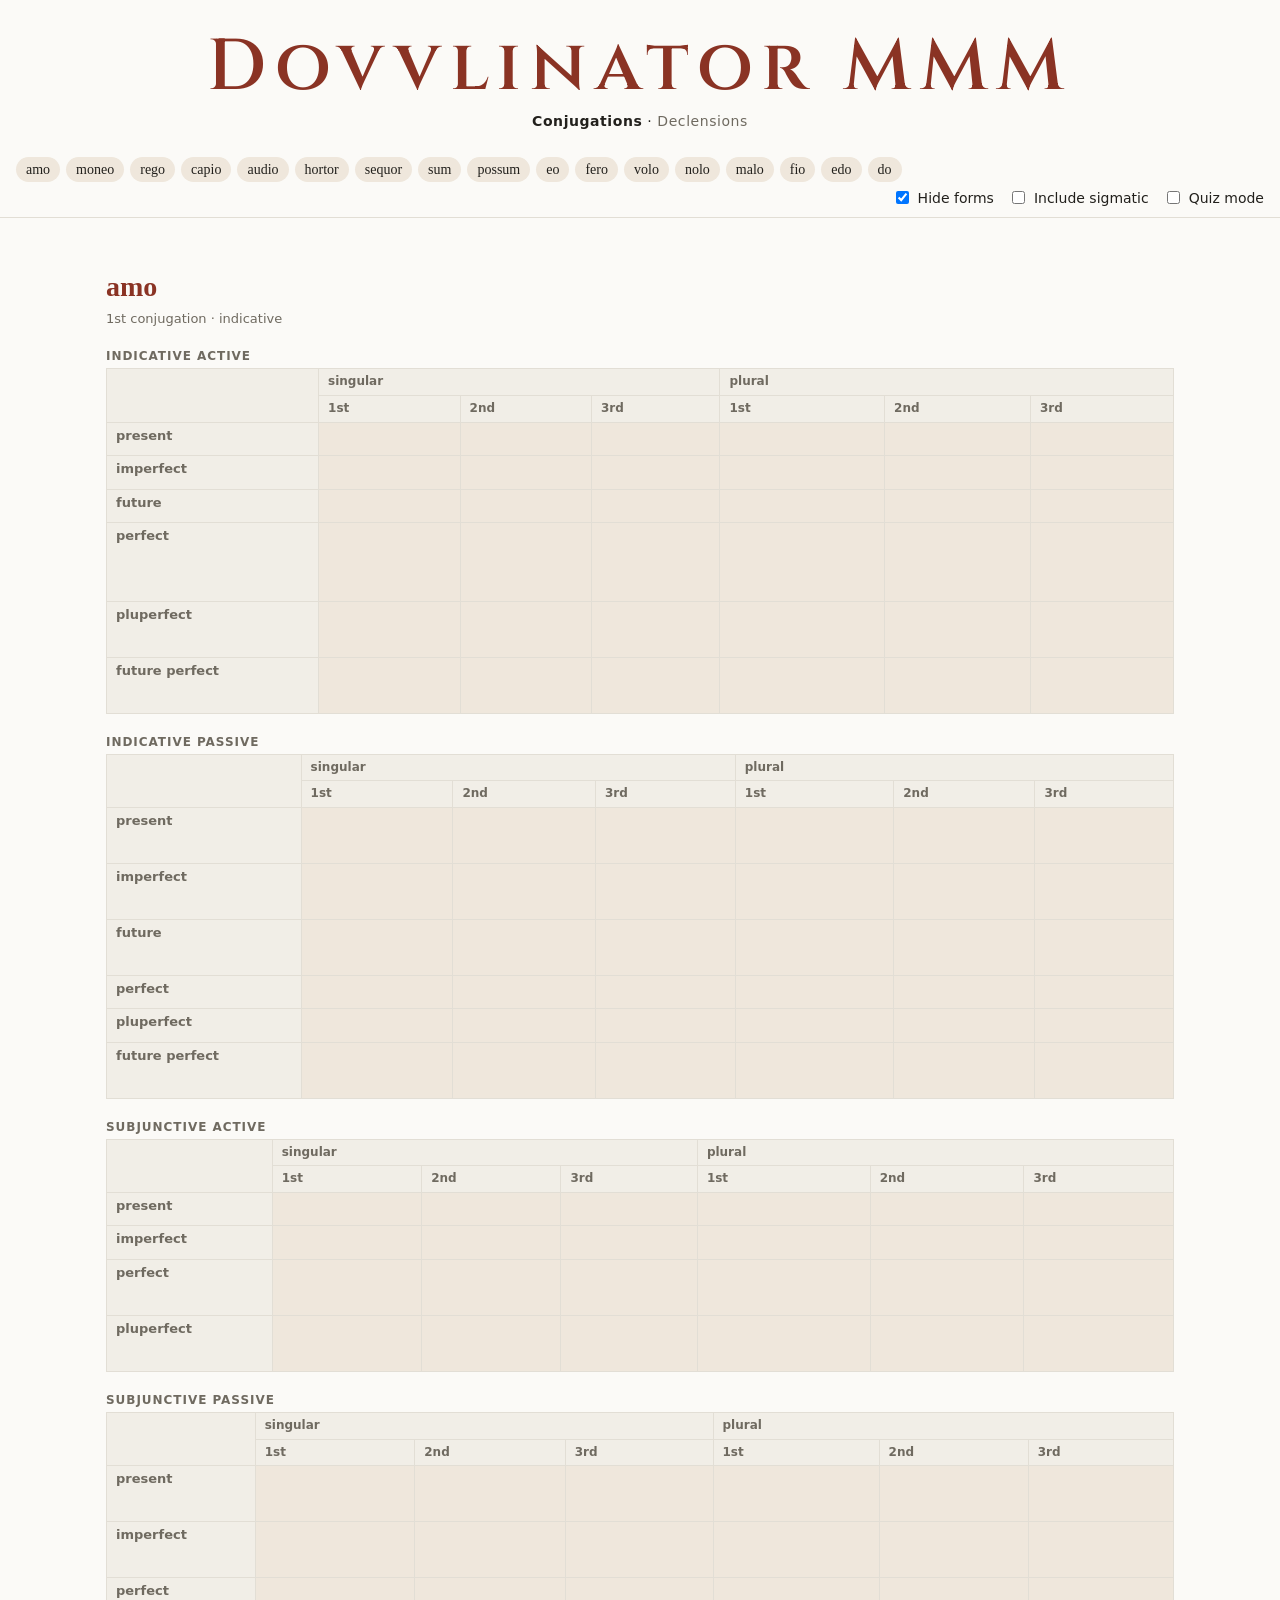
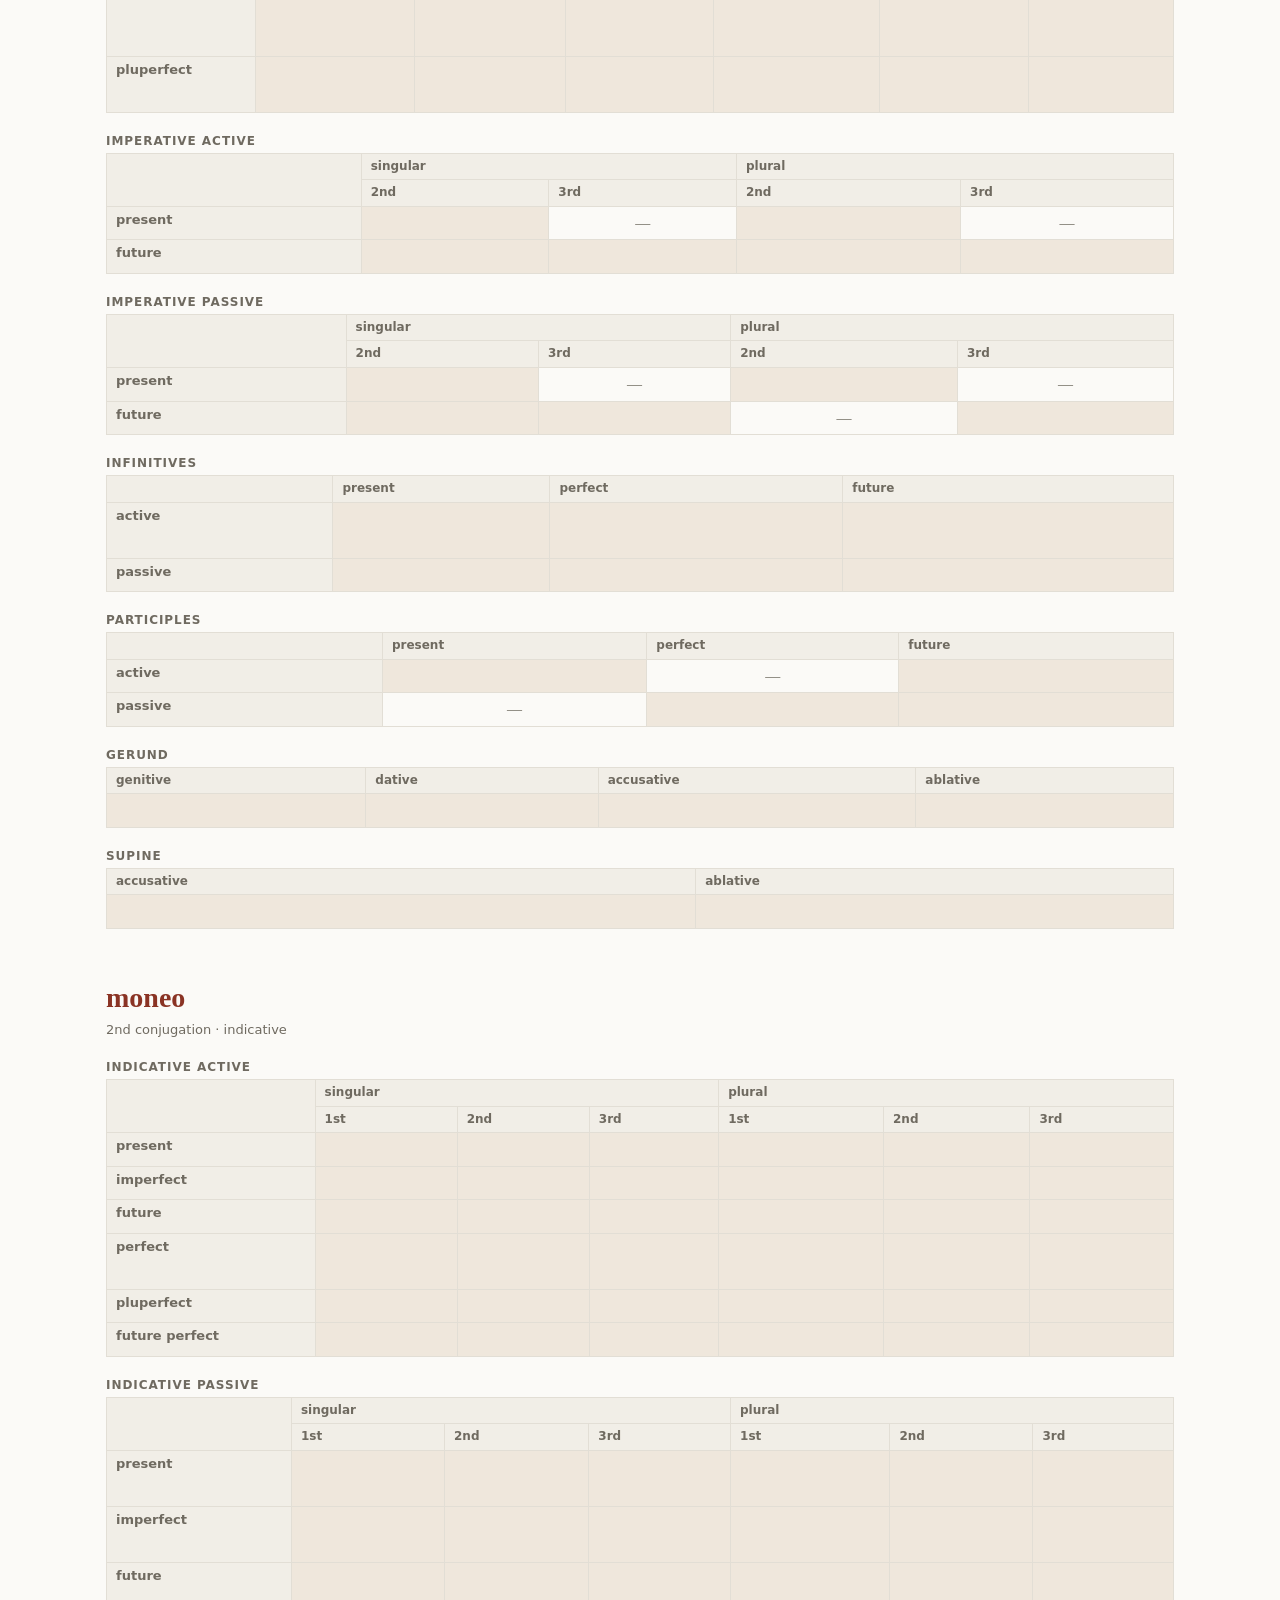
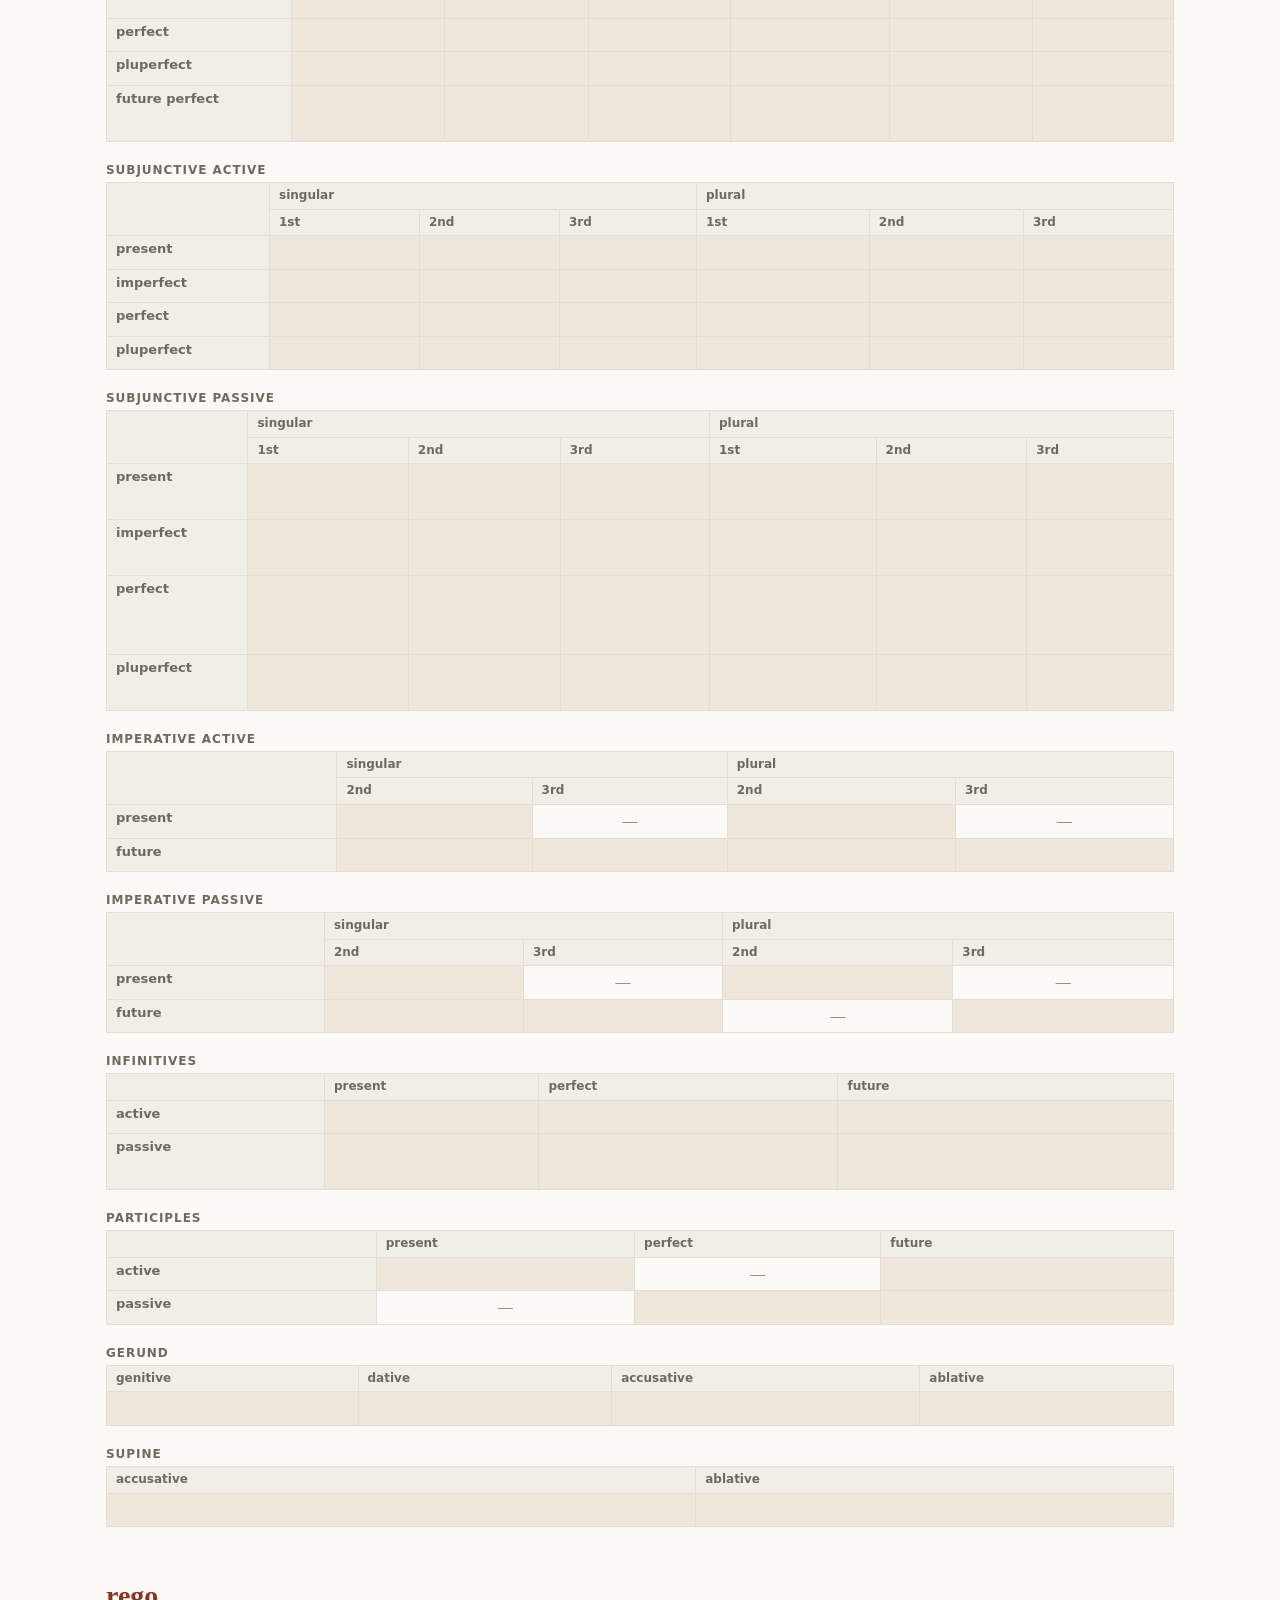
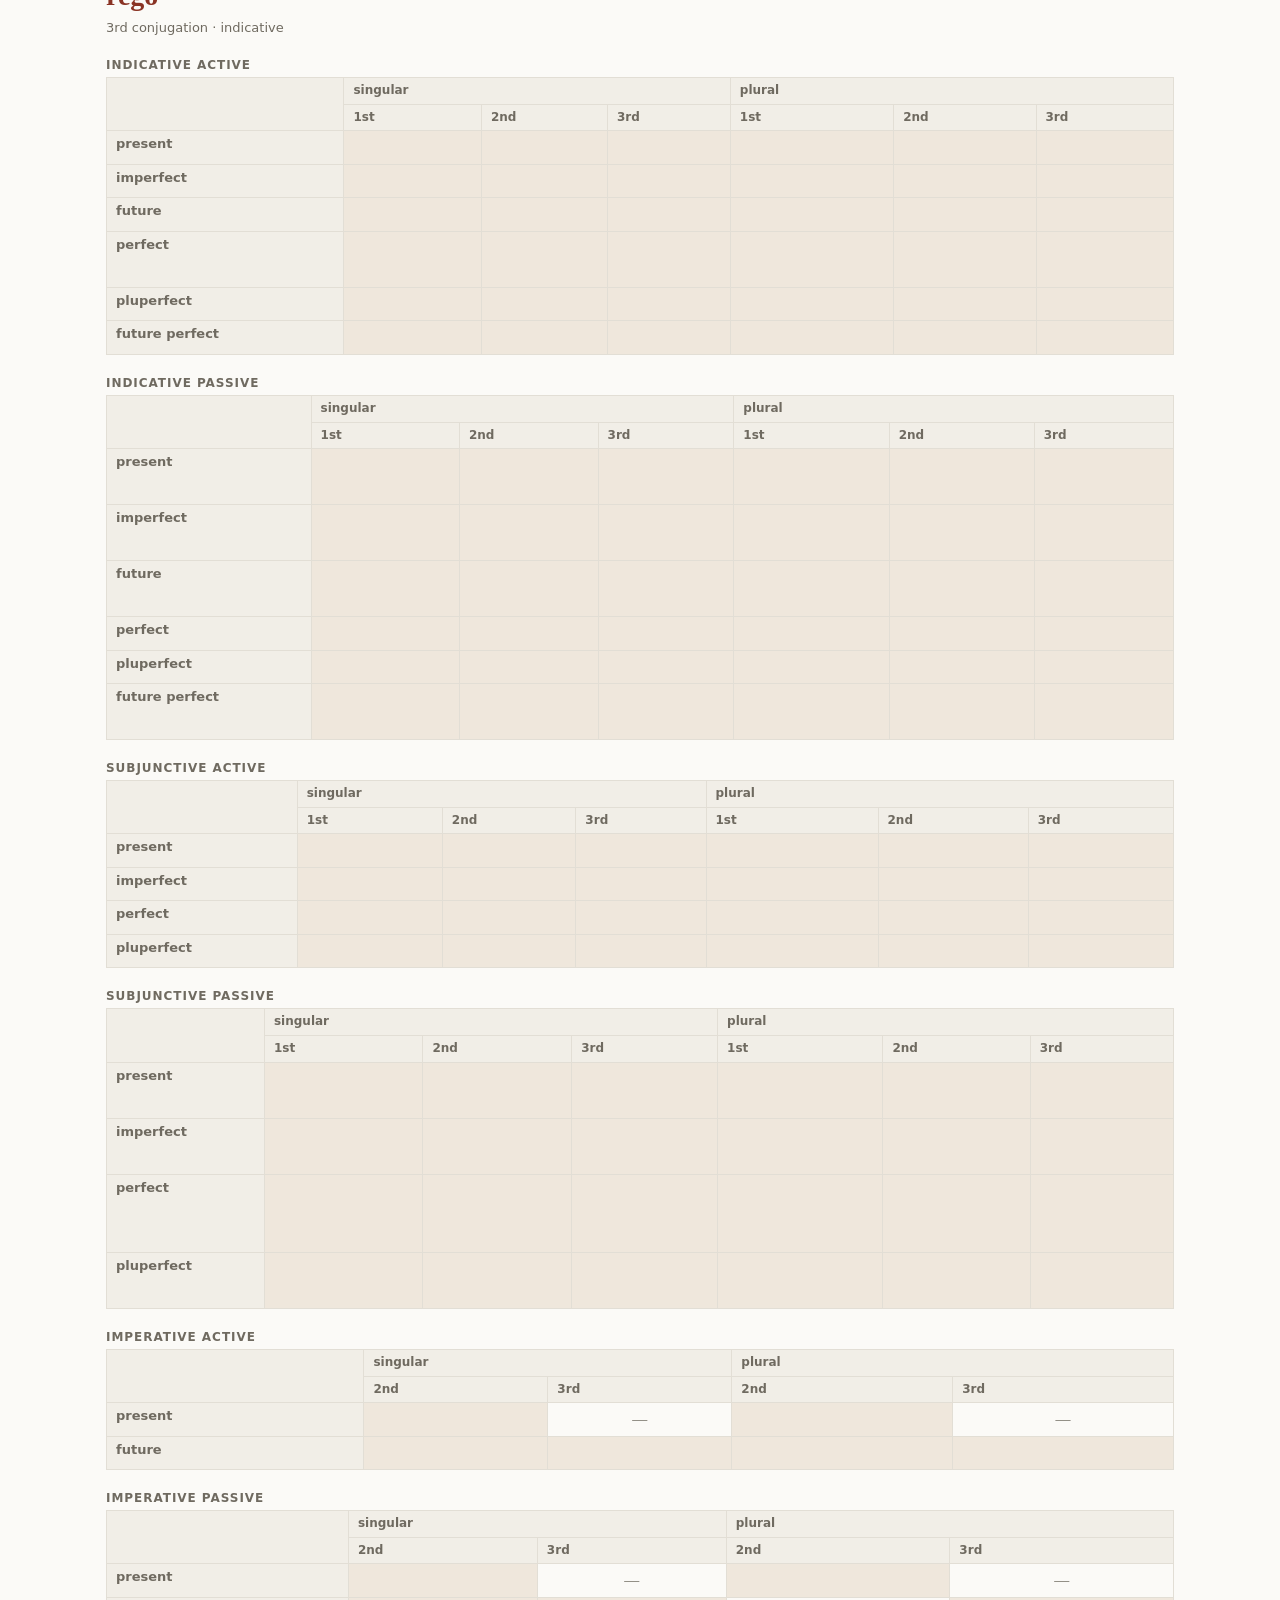
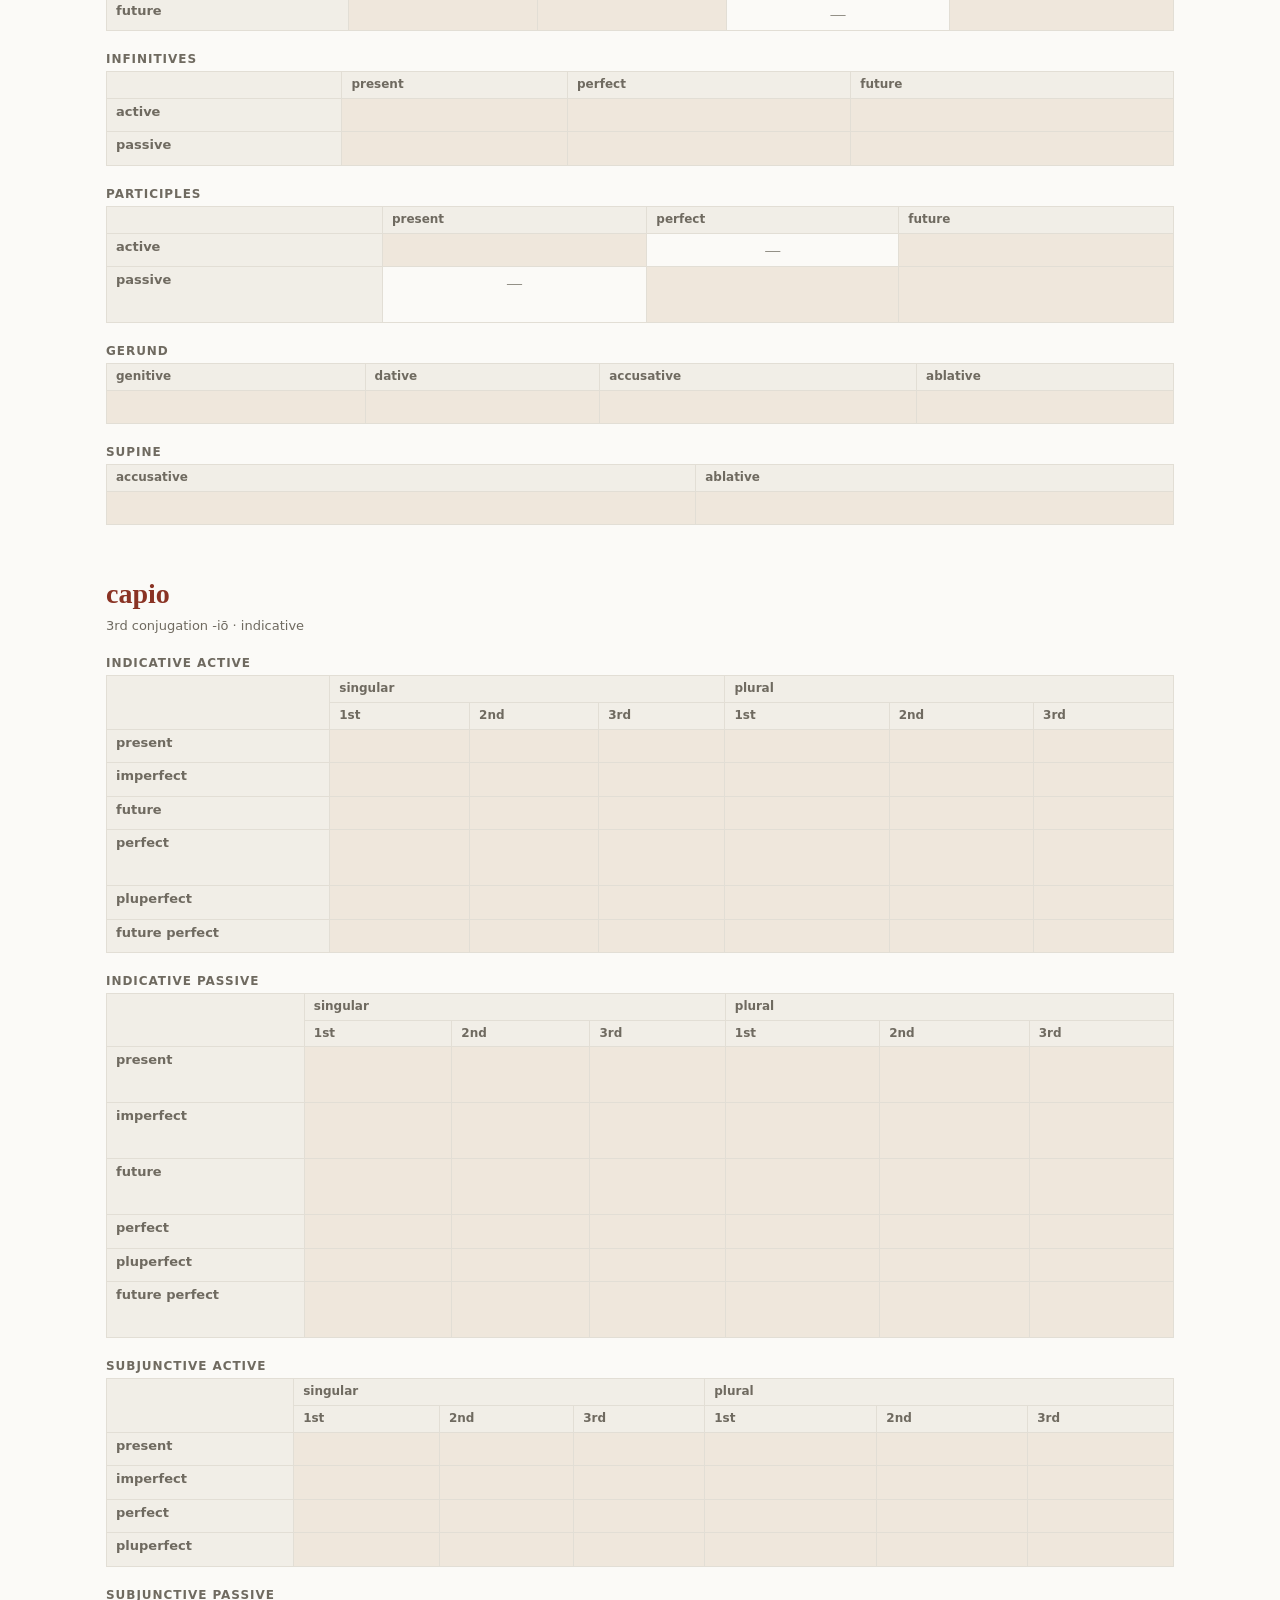
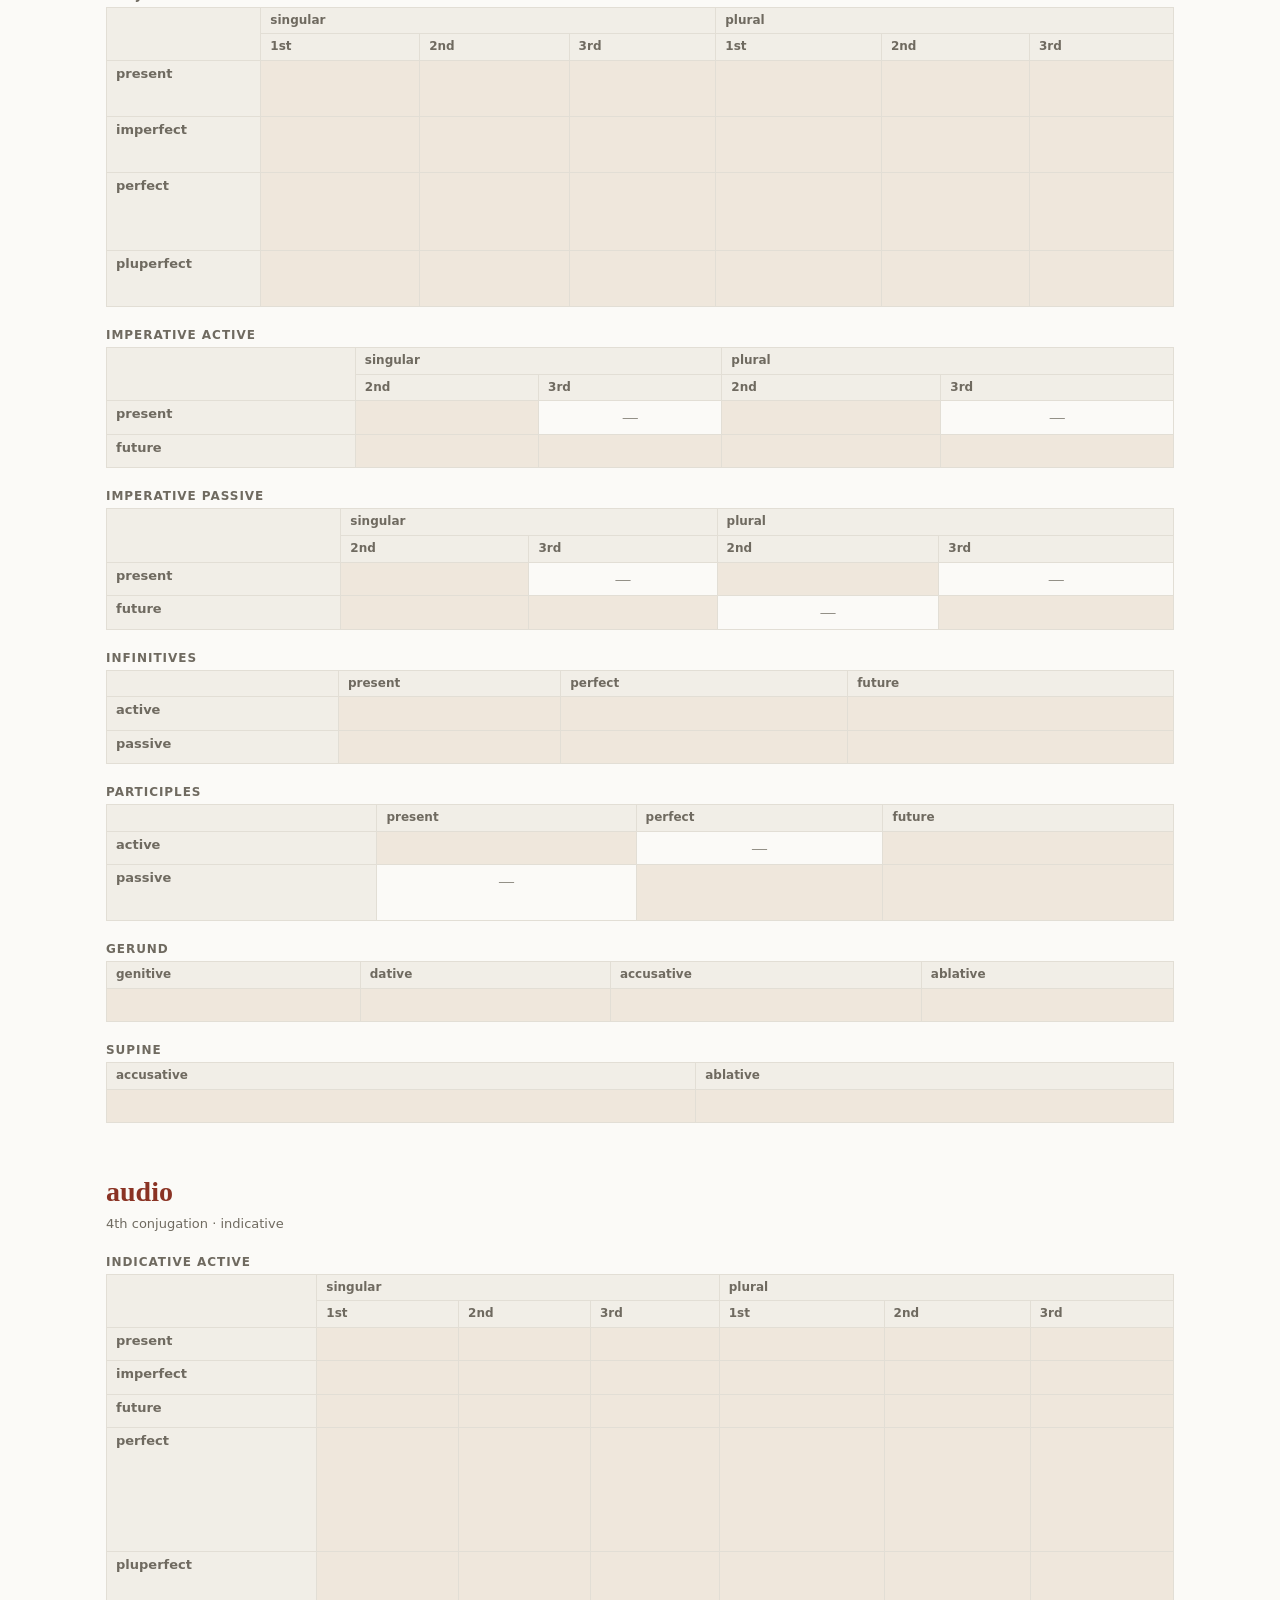
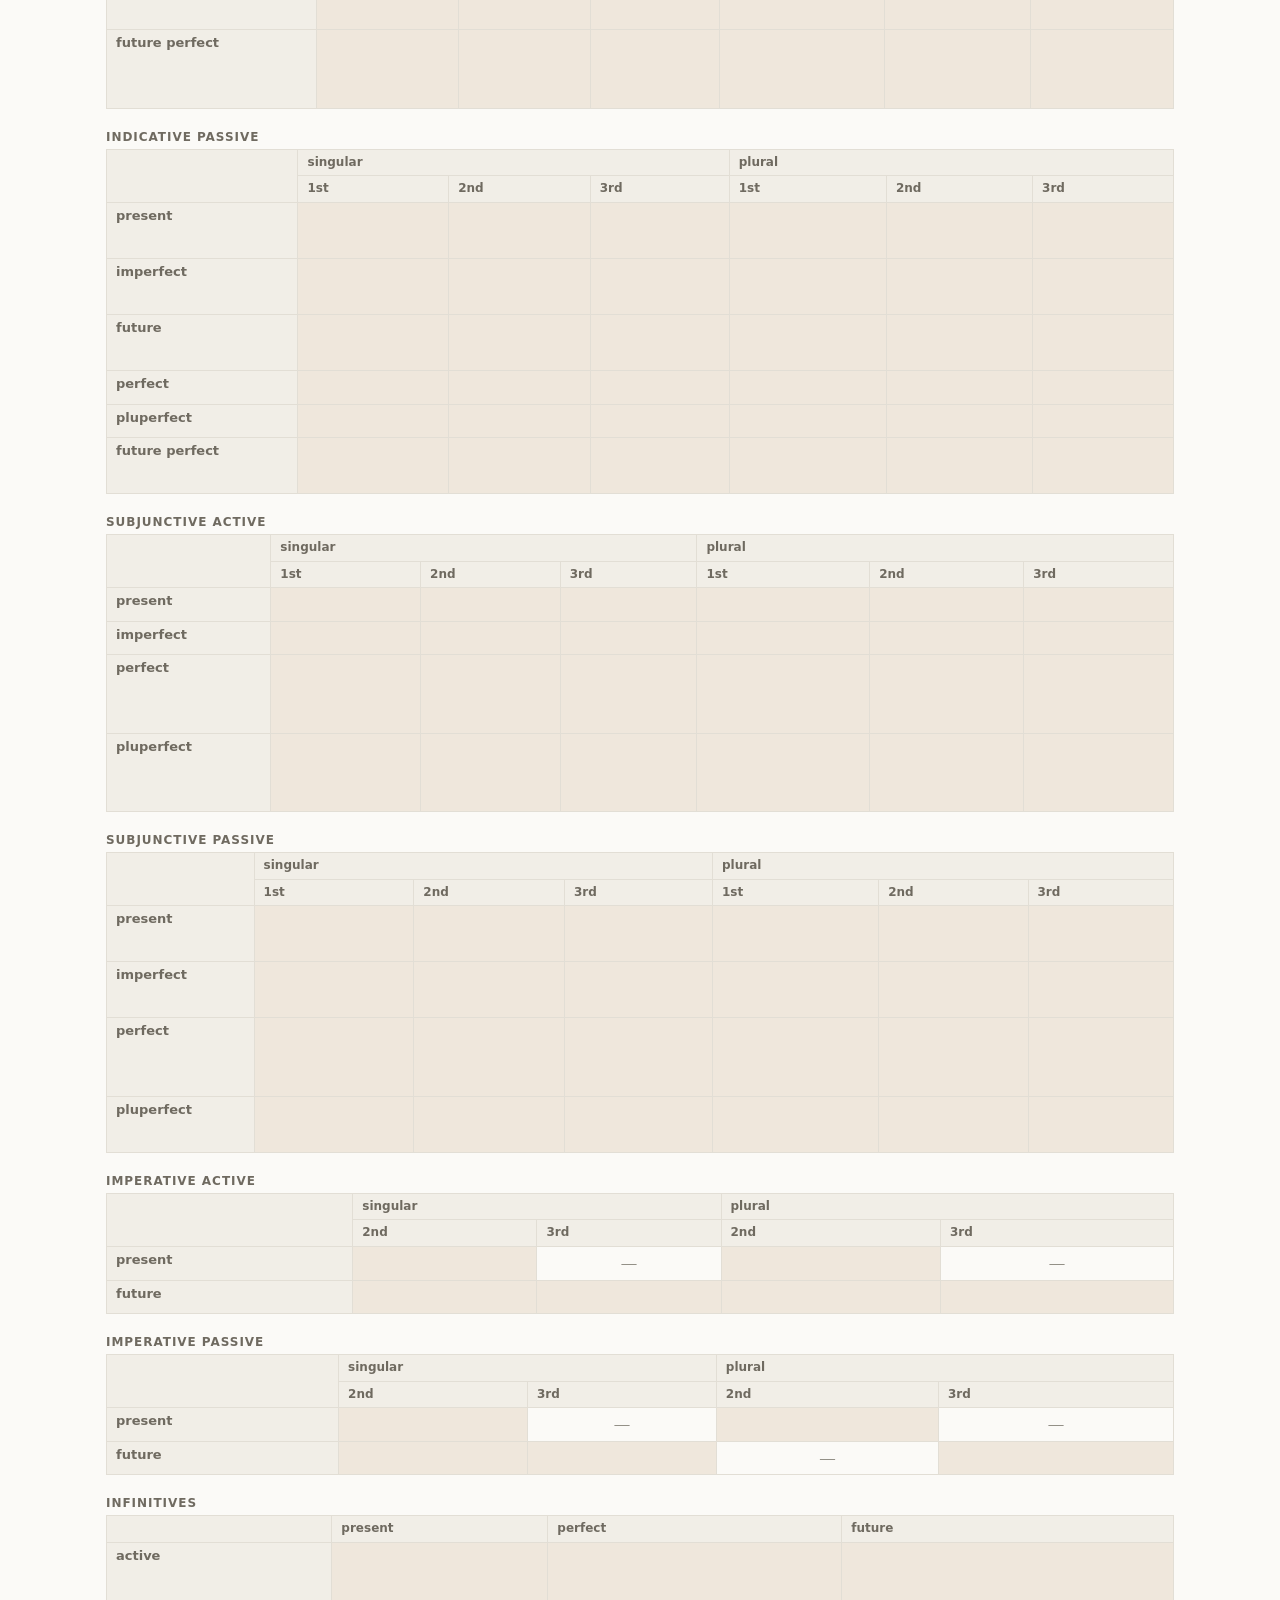
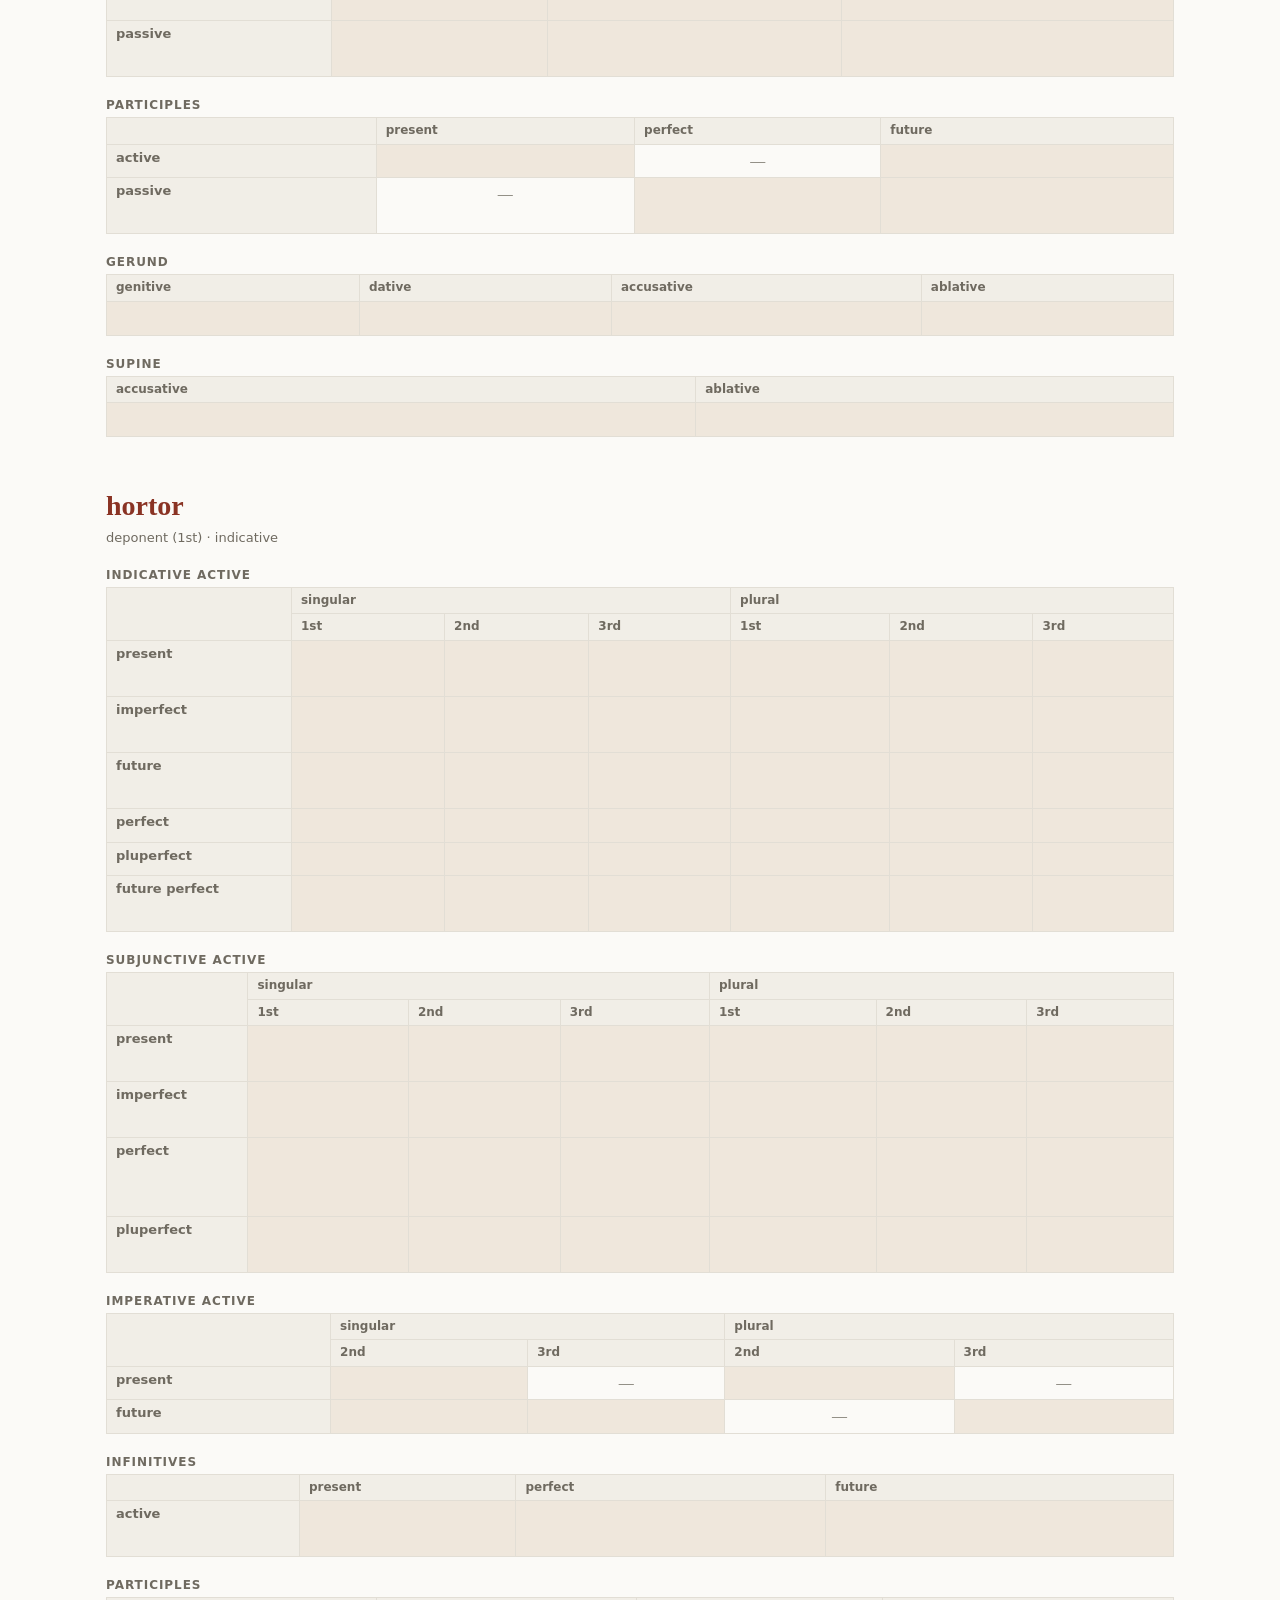
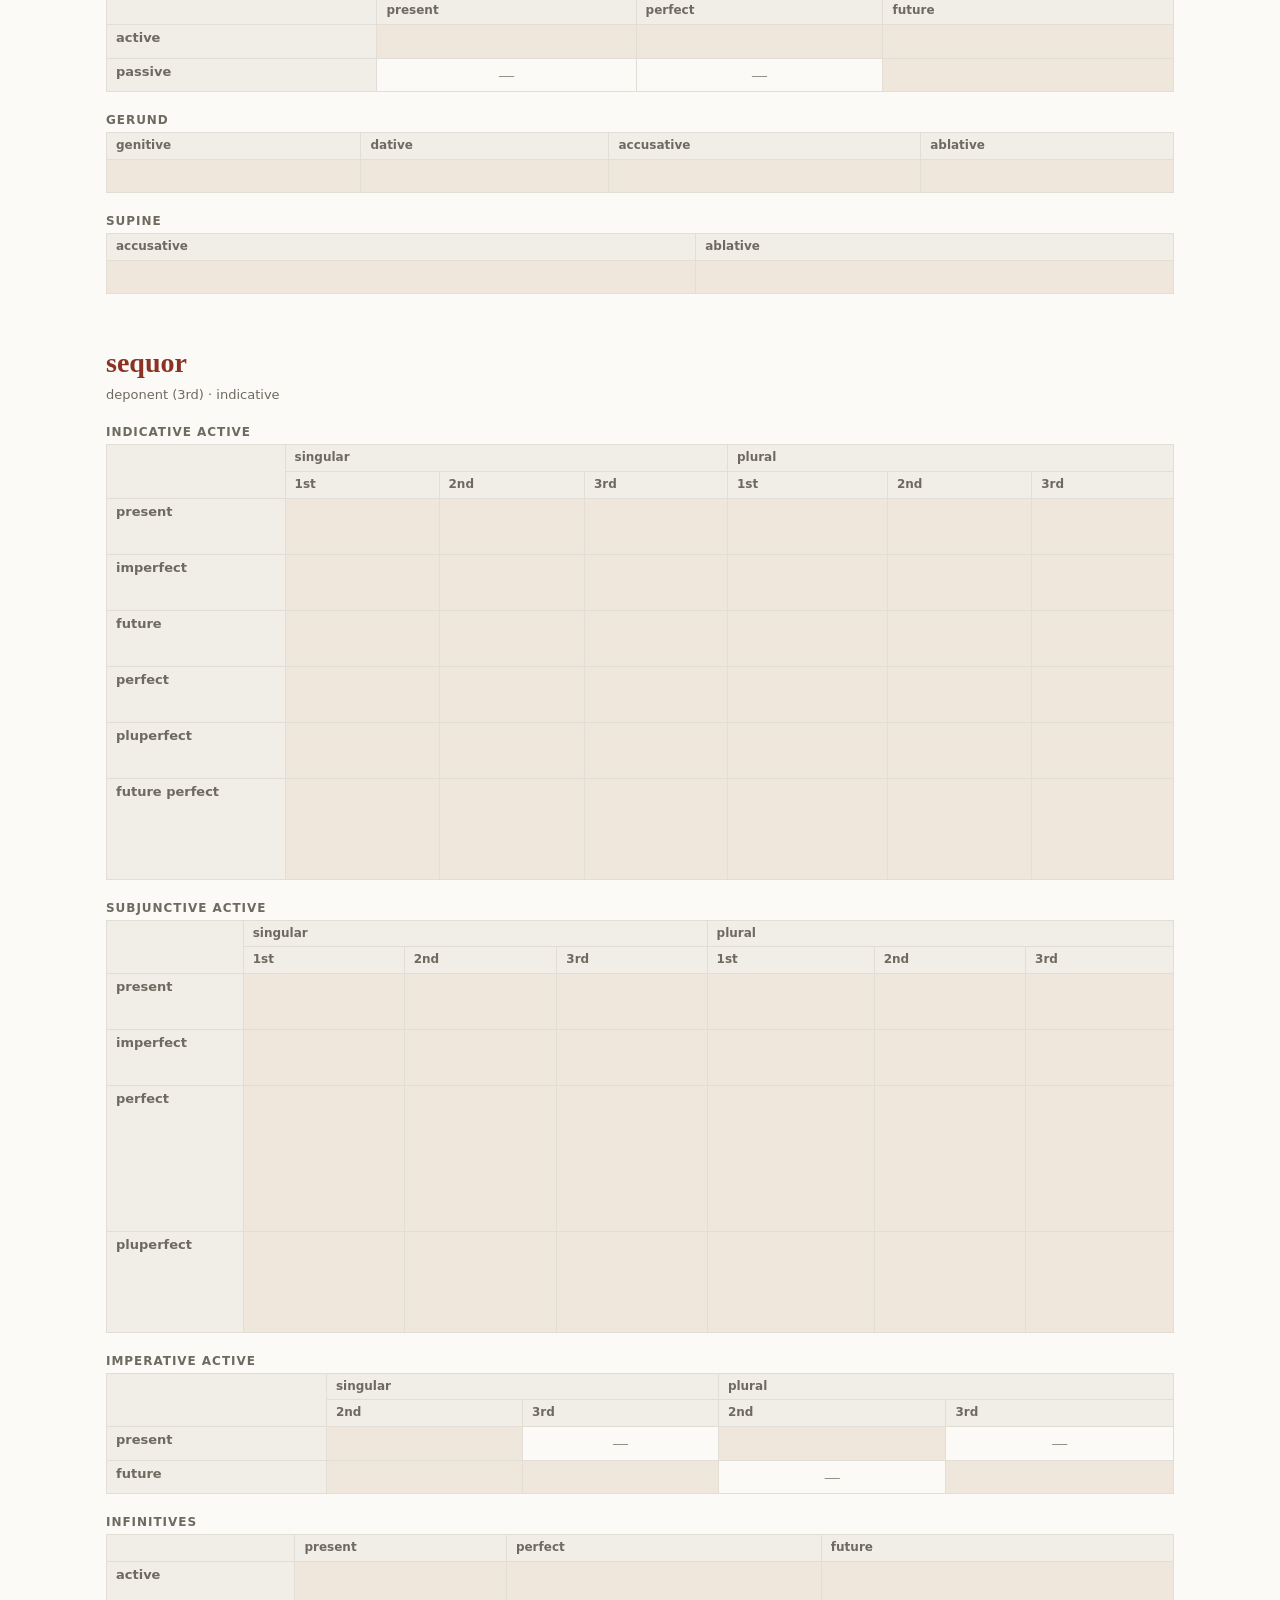
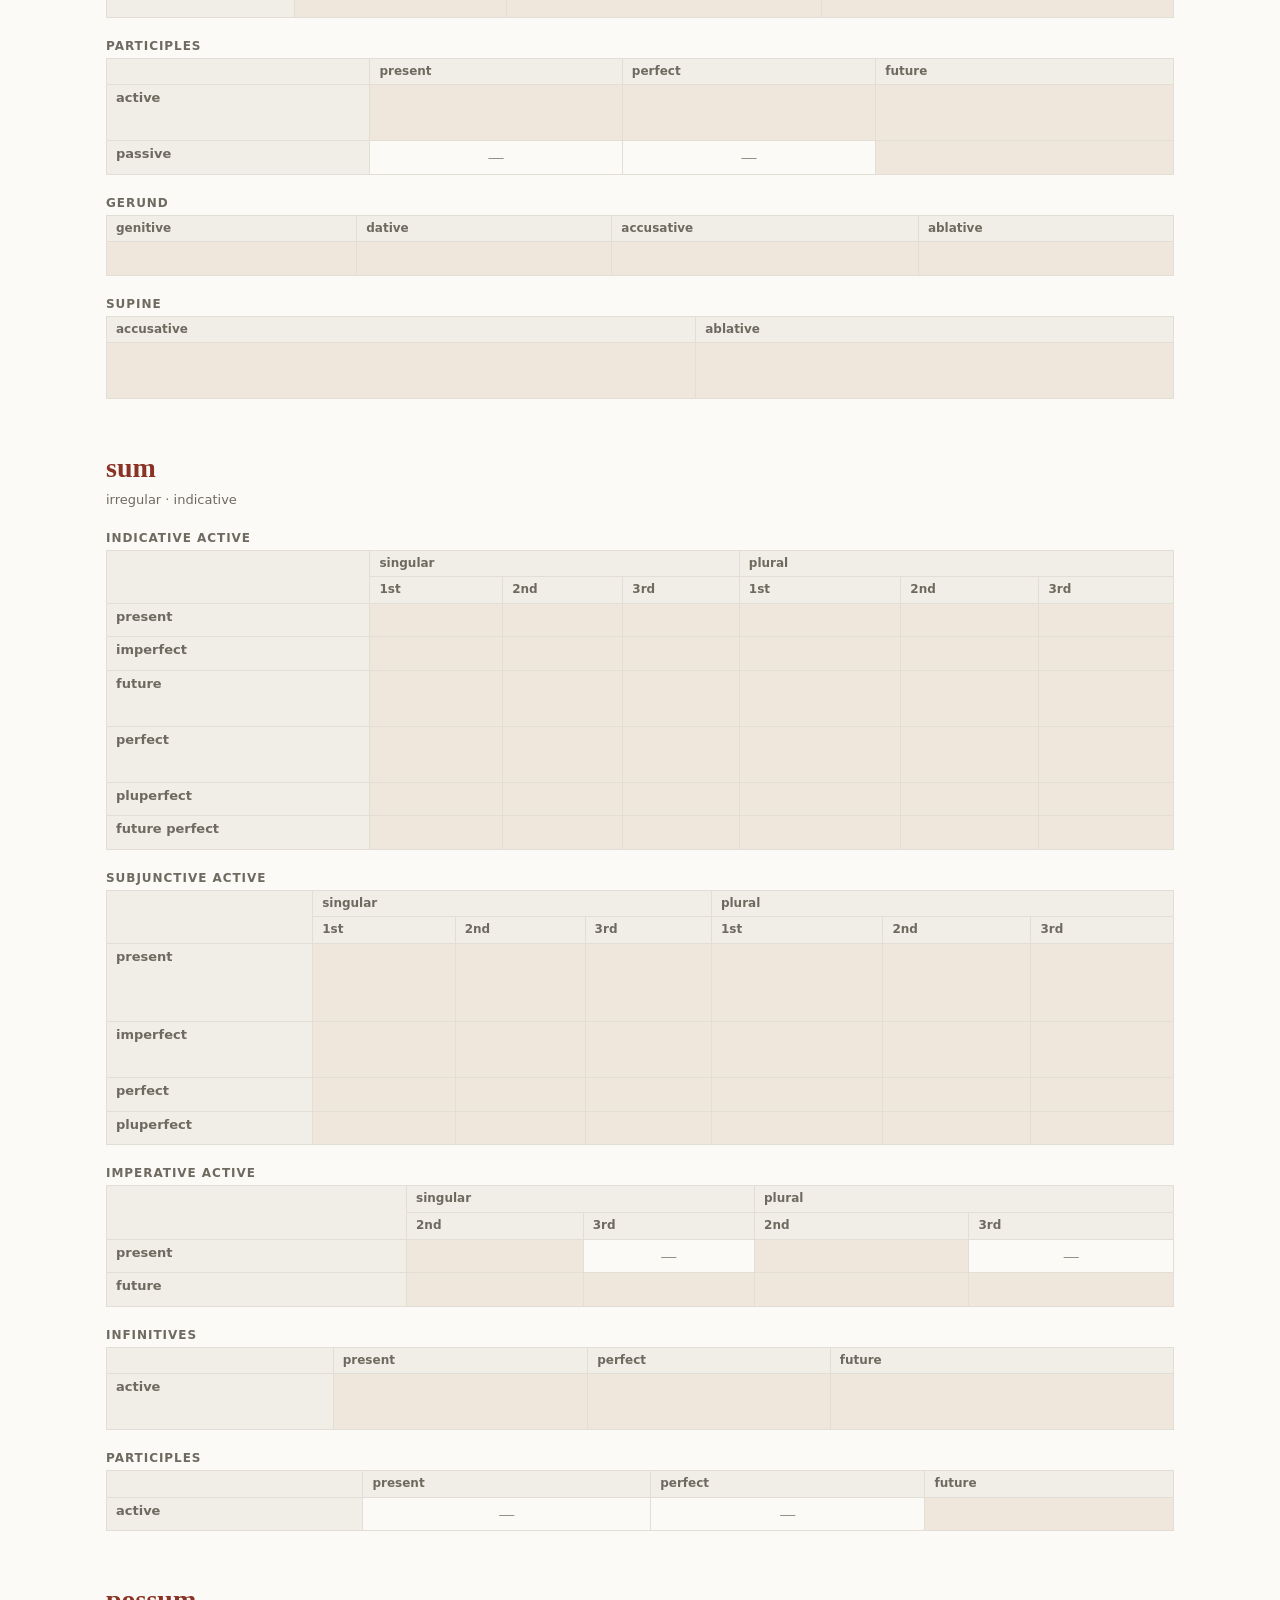
<file: docs/conjugations.html>
<!doctype html>
<html lang="en">
<head>
<meta charset="utf-8">
<meta name="viewport" content="width=device-width,initial-scale=1">
<title>Dovvlinator MMM · Conjugations</title>
<link rel="preconnect" href="https://fonts.googleapis.com">
<link rel="preconnect" href="https://fonts.gstatic.com" crossorigin>
<link rel="stylesheet" href="https://fonts.googleapis.com/css2?family=Cinzel:wght@600&display=swap">
<!--
  Page template for show_conjugations.py, which replaces these markers:
    VERB_NAV  links to each verb, in the nav bar
    VERBS     one <section class="verb"> per verb, holding its tables
    SOURCE    where the data came from and when
-->
<link rel="stylesheet" href="tables.css">
<link rel="stylesheet" href="conjugations.css">
</head>
<body class="hide">

<header><h1><a href="index.html">Dovvlinator MMM</a></h1>
  <div class="pages"><a href="conjugations.html" aria-current="page">Conjugations</a> · <a href="declensions.html">Declensions</a></div>
</header>

<nav>
  <a href="#v0">amo</a><a href="#v1">moneo</a><a href="#v2">rego</a><a href="#v3">capio</a><a href="#v4">audio</a><a href="#v5">hortor</a><a href="#v6">sequor</a><a href="#v7">sum</a><a href="#v8">possum</a><a href="#v9">eo</a><a href="#v10">fero</a><a href="#v11">volo</a><a href="#v12">nolo</a><a href="#v13">malo</a><a href="#v14">fio</a><a href="#v15">edo</a><a href="#v16">do</a>
  <div class="controls">
    <label><input type="checkbox" id="hide" checked> Hide forms</label>
    <label><input type="checkbox" id="sigmatic"> Include sigmatic</label>
    <label><input type="checkbox" id="quiz"> Quiz mode</label>
    <span class="quiz-only">
      <label><input type="checkbox" id="nomacrons"> Ignore macrons</label>
      <button type="button" id="gradeall">Grade All</button>
      <button type="button" id="reset">Clear</button>
    </span>
  </div>
</nav>

<div id="macrons" title="Shift-click for capitals">
  <button type="button">ā</button><button type="button">ē</button><button type="button">ī</button><button type="button">ō</button><button type="button">ū</button><button type="button">ȳ</button>
  <span class="hint">or type a vowel + hyphen:<br><kbd>a-</kbd> → ā</span>
</div>

<main>
  <section class="verb" id="v0"><h2>amo</h2><div class="meta">1st conjugation · indicative</div><div class='block'><div class='bhead'><h3>indicative active</h3><span class='grader'><button type='button' class='grade'>Grade</button><span class='score'></span></span></div><div class='scroll'><table class=persons><thead><tr><th rowspan=2></th><th colspan=3>singular</th><th colspan=3>plural</th></tr><tr><th>1st</th><th>2nd</th><th>3rd</th><th>1st</th><th>2nd</th><th>3rd</th></tr></thead><tbody><tr><th>present</th><td class='f' data-s='1sg' data-a='[&quot;amō&quot;]'><span class='t'>amō</span></td><td class='f' data-s='2sg' data-a='[&quot;amās&quot;]'><span class='t'>amās</span></td><td class='f' data-s='3sg' data-a='[&quot;amat&quot;]'><span class='t'>amat</span></td><td class='f' data-s='1pl' data-a='[&quot;amāmus&quot;]'><span class='t'>amāmus</span></td><td class='f' data-s='2pl' data-a='[&quot;amātis&quot;]'><span class='t'>amātis</span></td><td class='f' data-s='3pl' data-a='[&quot;amant&quot;]'><span class='t'>amant</span></td></tr><tr><th>imperfect</th><td class='f' data-s='1sg' data-a='[&quot;amābam&quot;]'><span class='t'>amābam</span></td><td class='f' data-s='2sg' data-a='[&quot;amābās&quot;]'><span class='t'>amābās</span></td><td class='f' data-s='3sg' data-a='[&quot;amābat&quot;]'><span class='t'>amābat</span></td><td class='f' data-s='1pl' data-a='[&quot;amābāmus&quot;]'><span class='t'>amābāmus</span></td><td class='f' data-s='2pl' data-a='[&quot;amābātis&quot;]'><span class='t'>amābātis</span></td><td class='f' data-s='3pl' data-a='[&quot;amābant&quot;]'><span class='t'>amābant</span></td></tr><tr><th>future</th><td class='f' data-s='1sg' data-a='[&quot;amābō&quot;]'><span class='t'>amābō</span></td><td class='f' data-s='2sg' data-a='[&quot;amābis&quot;]'><span class='t'>amābis</span></td><td class='f' data-s='3sg' data-a='[&quot;amābit&quot;]'><span class='t'>amābit</span></td><td class='f' data-s='1pl' data-a='[&quot;amābimus&quot;]'><span class='t'>amābimus</span></td><td class='f' data-s='2pl' data-a='[&quot;amābitis&quot;]'><span class='t'>amābitis</span></td><td class='f' data-s='3pl' data-a='[&quot;amābunt&quot;]'><span class='t'>amābunt</span></td></tr><tr><th>perfect</th><td class='f' data-s='1sg' data-a='[&quot;amāvī&quot;]'><span class='t'>amāvī</span></td><td class='f' data-s='2sg' data-a='[&quot;amāvistī&quot;, &quot;amāstī&quot;]'><span class='t'>amāvistī<br>amāstī</span></td><td class='f' data-s='3sg' data-a='[&quot;amāvit&quot;, &quot;amāt&quot;]'><span class='t'>amāvit<br>amāt</span></td><td class='f' data-s='1pl' data-a='[&quot;amāvimus&quot;, &quot;amāmus&quot;]'><span class='t'>amāvimus<br>amāmus</span></td><td class='f' data-s='2pl' data-a='[&quot;amāvistis&quot;, &quot;amāstis&quot;]'><span class='t'>amāvistis<br>amāstis</span></td><td class='f' data-s='3pl' data-a='[&quot;amāvērunt&quot;, &quot;amārunt&quot;, &quot;amāvēre&quot;]'><span class='t'>amāvērunt<br>amārunt<br>amāvēre</span></td></tr><tr><th>pluperfect</th><td class='f' data-s='1sg' data-a='[&quot;amāveram&quot;, &quot;amāram&quot;]'><span class='t'>amāveram<br>amāram</span></td><td class='f' data-s='2sg' data-a='[&quot;amāverās&quot;, &quot;amārās&quot;]'><span class='t'>amāverās<br>amārās</span></td><td class='f' data-s='3sg' data-a='[&quot;amāverat&quot;, &quot;amārat&quot;]'><span class='t'>amāverat<br>amārat</span></td><td class='f' data-s='1pl' data-a='[&quot;amāverāmus&quot;, &quot;amārāmus&quot;]'><span class='t'>amāverāmus<br>amārāmus</span></td><td class='f' data-s='2pl' data-a='[&quot;amāverātis&quot;, &quot;amārātis&quot;]'><span class='t'>amāverātis<br>amārātis</span></td><td class='f' data-s='3pl' data-a='[&quot;amāverant&quot;, &quot;amārant&quot;]'><span class='t'>amāverant<br>amārant</span></td></tr><tr><th>future perfect</th><td class='f' data-s='1sg' data-a='[&quot;amāverō&quot;, &quot;amārō&quot;]'><span class='t'>amāverō<br>amārō</span></td><td class='f' data-s='2sg' data-a='[&quot;amāveris&quot;, &quot;amāris&quot;]'><span class='t'>amāveris<br>amāris</span></td><td class='f' data-s='3sg' data-a='[&quot;amāverit&quot;, &quot;amārit&quot;]'><span class='t'>amāverit<br>amārit</span></td><td class='f' data-s='1pl' data-a='[&quot;amāverimus&quot;, &quot;amārimus&quot;]'><span class='t'>amāverimus<br>amārimus</span></td><td class='f' data-s='2pl' data-a='[&quot;amāveritis&quot;, &quot;amāritis&quot;]'><span class='t'>amāveritis<br>amāritis</span></td><td class='f' data-s='3pl' data-a='[&quot;amāverint&quot;, &quot;amārint&quot;]'><span class='t'>amāverint<br>amārint</span></td></tr><tr class=sigmatic><th>sigmatic future</th><td class='f' data-s='1sg' data-a='[&quot;amāssō&quot;]'><span class='t'>amāssō</span></td><td class='f' data-s='2sg' data-a='[&quot;amāssis&quot;]'><span class='t'>amāssis</span></td><td class='f' data-s='3sg' data-a='[&quot;amāssit&quot;]'><span class='t'>amāssit</span></td><td class='f' data-s='1pl' data-a='[&quot;amāssimus&quot;]'><span class='t'>amāssimus</span></td><td class='f' data-s='2pl' data-a='[&quot;amāssitis&quot;]'><span class='t'>amāssitis</span></td><td class='f' data-s='3pl' data-a='[&quot;amāssint&quot;]'><span class='t'>amāssint</span></td></tr></tbody></table></div></div><div class='block'><div class='bhead'><h3>indicative passive</h3><span class='grader'><button type='button' class='grade'>Grade</button><span class='score'></span></span></div><div class='scroll'><table class=persons><thead><tr><th rowspan=2></th><th colspan=3>singular</th><th colspan=3>plural</th></tr><tr><th>1st</th><th>2nd</th><th>3rd</th><th>1st</th><th>2nd</th><th>3rd</th></tr></thead><tbody><tr><th>present</th><td class='f' data-s='1sg' data-a='[&quot;amor&quot;]'><span class='t'>amor</span></td><td class='f' data-s='2sg' data-a='[&quot;amāris&quot;, &quot;amāre&quot;]'><span class='t'>amāris<br>amāre</span></td><td class='f' data-s='3sg' data-a='[&quot;amātur&quot;]'><span class='t'>amātur</span></td><td class='f' data-s='1pl' data-a='[&quot;amāmur&quot;]'><span class='t'>amāmur</span></td><td class='f' data-s='2pl' data-a='[&quot;amāminī&quot;]'><span class='t'>amāminī</span></td><td class='f' data-s='3pl' data-a='[&quot;amantur&quot;]'><span class='t'>amantur</span></td></tr><tr><th>imperfect</th><td class='f' data-s='1sg' data-a='[&quot;amābar&quot;]'><span class='t'>amābar</span></td><td class='f' data-s='2sg' data-a='[&quot;amābāris&quot;, &quot;amābāre&quot;]'><span class='t'>amābāris<br>amābāre</span></td><td class='f' data-s='3sg' data-a='[&quot;amābātur&quot;]'><span class='t'>amābātur</span></td><td class='f' data-s='1pl' data-a='[&quot;amābāmur&quot;]'><span class='t'>amābāmur</span></td><td class='f' data-s='2pl' data-a='[&quot;amābāminī&quot;]'><span class='t'>amābāminī</span></td><td class='f' data-s='3pl' data-a='[&quot;amābantur&quot;]'><span class='t'>amābantur</span></td></tr><tr><th>future</th><td class='f' data-s='1sg' data-a='[&quot;amābor&quot;]'><span class='t'>amābor</span></td><td class='f' data-s='2sg' data-a='[&quot;amāberis&quot;, &quot;amābere&quot;]'><span class='t'>amāberis<br>amābere</span></td><td class='f' data-s='3sg' data-a='[&quot;amābitur&quot;]'><span class='t'>amābitur</span></td><td class='f' data-s='1pl' data-a='[&quot;amābimur&quot;]'><span class='t'>amābimur</span></td><td class='f' data-s='2pl' data-a='[&quot;amābiminī&quot;]'><span class='t'>amābiminī</span></td><td class='f' data-s='3pl' data-a='[&quot;amābuntur&quot;]'><span class='t'>amābuntur</span></td></tr><tr><th>perfect</th><td class='f' data-s='1sg' data-a='[&quot;amātus sum&quot;]'><span class='t'>amātus sum</span></td><td class='f' data-s='2sg' data-a='[&quot;amātus es&quot;]'><span class='t'>amātus es</span></td><td class='f' data-s='3sg' data-a='[&quot;amātus est&quot;]'><span class='t'>amātus est</span></td><td class='f' data-s='1pl' data-a='[&quot;amātī sumus&quot;]'><span class='t'>amātī sumus</span></td><td class='f' data-s='2pl' data-a='[&quot;amātī estis&quot;]'><span class='t'>amātī estis</span></td><td class='f' data-s='3pl' data-a='[&quot;amātī sunt&quot;]'><span class='t'>amātī sunt</span></td></tr><tr><th>pluperfect</th><td class='f' data-s='1sg' data-a='[&quot;amātus eram&quot;]'><span class='t'>amātus eram</span></td><td class='f' data-s='2sg' data-a='[&quot;amātus erās&quot;]'><span class='t'>amātus erās</span></td><td class='f' data-s='3sg' data-a='[&quot;amātus erat&quot;]'><span class='t'>amātus erat</span></td><td class='f' data-s='1pl' data-a='[&quot;amātī erāmus&quot;]'><span class='t'>amātī erāmus</span></td><td class='f' data-s='2pl' data-a='[&quot;amātī erātis&quot;]'><span class='t'>amātī erātis</span></td><td class='f' data-s='3pl' data-a='[&quot;amātī erant&quot;]'><span class='t'>amātī erant</span></td></tr><tr><th>future perfect</th><td class='f' data-s='1sg' data-a='[&quot;amātus erō&quot;]'><span class='t'>amātus erō</span></td><td class='f' data-s='2sg' data-a='[&quot;amātus eris&quot;, &quot;amātus ere&quot;]'><span class='t'>amātus eris<br>amātus ere</span></td><td class='f' data-s='3sg' data-a='[&quot;amātus erit&quot;]'><span class='t'>amātus erit</span></td><td class='f' data-s='1pl' data-a='[&quot;amātī erimus&quot;]'><span class='t'>amātī erimus</span></td><td class='f' data-s='2pl' data-a='[&quot;amātī eritis&quot;]'><span class='t'>amātī eritis</span></td><td class='f' data-s='3pl' data-a='[&quot;amātī erunt&quot;]'><span class='t'>amātī erunt</span></td></tr></tbody></table></div></div><div class='block'><div class='bhead'><h3>subjunctive active</h3><span class='grader'><button type='button' class='grade'>Grade</button><span class='score'></span></span></div><div class='scroll'><table class=persons><thead><tr><th rowspan=2></th><th colspan=3>singular</th><th colspan=3>plural</th></tr><tr><th>1st</th><th>2nd</th><th>3rd</th><th>1st</th><th>2nd</th><th>3rd</th></tr></thead><tbody><tr><th>present</th><td class='f' data-s='1sg' data-a='[&quot;amem&quot;]'><span class='t'>amem</span></td><td class='f' data-s='2sg' data-a='[&quot;amēs&quot;]'><span class='t'>amēs</span></td><td class='f' data-s='3sg' data-a='[&quot;amet&quot;]'><span class='t'>amet</span></td><td class='f' data-s='1pl' data-a='[&quot;amēmus&quot;]'><span class='t'>amēmus</span></td><td class='f' data-s='2pl' data-a='[&quot;amētis&quot;]'><span class='t'>amētis</span></td><td class='f' data-s='3pl' data-a='[&quot;ament&quot;]'><span class='t'>ament</span></td></tr><tr><th>imperfect</th><td class='f' data-s='1sg' data-a='[&quot;amārem&quot;]'><span class='t'>amārem</span></td><td class='f' data-s='2sg' data-a='[&quot;amārēs&quot;]'><span class='t'>amārēs</span></td><td class='f' data-s='3sg' data-a='[&quot;amāret&quot;]'><span class='t'>amāret</span></td><td class='f' data-s='1pl' data-a='[&quot;amārēmus&quot;]'><span class='t'>amārēmus</span></td><td class='f' data-s='2pl' data-a='[&quot;amārētis&quot;]'><span class='t'>amārētis</span></td><td class='f' data-s='3pl' data-a='[&quot;amārent&quot;]'><span class='t'>amārent</span></td></tr><tr><th>perfect</th><td class='f' data-s='1sg' data-a='[&quot;amāverim&quot;, &quot;amārim&quot;]'><span class='t'>amāverim<br>amārim</span></td><td class='f' data-s='2sg' data-a='[&quot;amāverīs&quot;, &quot;amārīs&quot;]'><span class='t'>amāverīs<br>amārīs</span></td><td class='f' data-s='3sg' data-a='[&quot;amāverit&quot;, &quot;amārit&quot;]'><span class='t'>amāverit<br>amārit</span></td><td class='f' data-s='1pl' data-a='[&quot;amāverīmus&quot;, &quot;amārīmus&quot;]'><span class='t'>amāverīmus<br>amārīmus</span></td><td class='f' data-s='2pl' data-a='[&quot;amāverītis&quot;, &quot;amārītis&quot;]'><span class='t'>amāverītis<br>amārītis</span></td><td class='f' data-s='3pl' data-a='[&quot;amāverint&quot;, &quot;amārint&quot;]'><span class='t'>amāverint<br>amārint</span></td></tr><tr><th>pluperfect</th><td class='f' data-s='1sg' data-a='[&quot;amāvissem&quot;, &quot;amāssem&quot;]'><span class='t'>amāvissem<br>amāssem</span></td><td class='f' data-s='2sg' data-a='[&quot;amāvissēs&quot;, &quot;amāssēs&quot;]'><span class='t'>amāvissēs<br>amāssēs</span></td><td class='f' data-s='3sg' data-a='[&quot;amāvisset&quot;, &quot;amāsset&quot;]'><span class='t'>amāvisset<br>amāsset</span></td><td class='f' data-s='1pl' data-a='[&quot;amāvissēmus&quot;, &quot;amāssēmus&quot;]'><span class='t'>amāvissēmus<br>amāssēmus</span></td><td class='f' data-s='2pl' data-a='[&quot;amāvissētis&quot;, &quot;amāssētis&quot;]'><span class='t'>amāvissētis<br>amāssētis</span></td><td class='f' data-s='3pl' data-a='[&quot;amāvissent&quot;, &quot;amāssent&quot;]'><span class='t'>amāvissent<br>amāssent</span></td></tr><tr class=sigmatic><th>sigmatic aorist</th><td class='f' data-s='1sg' data-a='[&quot;amāssim&quot;]'><span class='t'>amāssim</span></td><td class='f' data-s='2sg' data-a='[&quot;amāssīs&quot;]'><span class='t'>amāssīs</span></td><td class='f' data-s='3sg' data-a='[&quot;amāssīt&quot;]'><span class='t'>amāssīt</span></td><td class='f' data-s='1pl' data-a='[&quot;amāssīmus&quot;]'><span class='t'>amāssīmus</span></td><td class='f' data-s='2pl' data-a='[&quot;amāssītis&quot;]'><span class='t'>amāssītis</span></td><td class='f' data-s='3pl' data-a='[&quot;amāssint&quot;]'><span class='t'>amāssint</span></td></tr></tbody></table></div></div><div class='block'><div class='bhead'><h3>subjunctive passive</h3><span class='grader'><button type='button' class='grade'>Grade</button><span class='score'></span></span></div><div class='scroll'><table class=persons><thead><tr><th rowspan=2></th><th colspan=3>singular</th><th colspan=3>plural</th></tr><tr><th>1st</th><th>2nd</th><th>3rd</th><th>1st</th><th>2nd</th><th>3rd</th></tr></thead><tbody><tr><th>present</th><td class='f' data-s='1sg' data-a='[&quot;amer&quot;]'><span class='t'>amer</span></td><td class='f' data-s='2sg' data-a='[&quot;amēris&quot;, &quot;amēre&quot;]'><span class='t'>amēris<br>amēre</span></td><td class='f' data-s='3sg' data-a='[&quot;amētur&quot;]'><span class='t'>amētur</span></td><td class='f' data-s='1pl' data-a='[&quot;amēmur&quot;]'><span class='t'>amēmur</span></td><td class='f' data-s='2pl' data-a='[&quot;amēminī&quot;]'><span class='t'>amēminī</span></td><td class='f' data-s='3pl' data-a='[&quot;amentur&quot;]'><span class='t'>amentur</span></td></tr><tr><th>imperfect</th><td class='f' data-s='1sg' data-a='[&quot;amārer&quot;]'><span class='t'>amārer</span></td><td class='f' data-s='2sg' data-a='[&quot;amārēris&quot;, &quot;amārēre&quot;]'><span class='t'>amārēris<br>amārēre</span></td><td class='f' data-s='3sg' data-a='[&quot;amārētur&quot;]'><span class='t'>amārētur</span></td><td class='f' data-s='1pl' data-a='[&quot;amārēmur&quot;]'><span class='t'>amārēmur</span></td><td class='f' data-s='2pl' data-a='[&quot;amārēminī&quot;]'><span class='t'>amārēminī</span></td><td class='f' data-s='3pl' data-a='[&quot;amārentur&quot;]'><span class='t'>amārentur</span></td></tr><tr><th>perfect</th><td class='f' data-s='1sg' data-a='[&quot;amātus sim&quot;, &quot;amātus siem&quot;, &quot;amātus fuam&quot;]'><span class='t'>amātus sim<br>amātus siem<br>amātus fuam</span></td><td class='f' data-s='2sg' data-a='[&quot;amātus sīs&quot;, &quot;amātus siēs&quot;, &quot;amātus fuās&quot;]'><span class='t'>amātus sīs<br>amātus siēs<br>amātus fuās</span></td><td class='f' data-s='3sg' data-a='[&quot;amātus sit&quot;, &quot;amātus siet&quot;, &quot;amātus fuat&quot;]'><span class='t'>amātus sit<br>amātus siet<br>amātus fuat</span></td><td class='f' data-s='1pl' data-a='[&quot;amātī sīmus&quot;, &quot;amātī siēmus&quot;, &quot;amātī fuāmus&quot;]'><span class='t'>amātī sīmus<br>amātī siēmus<br>amātī fuāmus</span></td><td class='f' data-s='2pl' data-a='[&quot;amātī sītis&quot;, &quot;amātī siētis&quot;, &quot;amātī fuātis&quot;]'><span class='t'>amātī sītis<br>amātī siētis<br>amātī fuātis</span></td><td class='f' data-s='3pl' data-a='[&quot;amātī sint&quot;, &quot;amātī sient&quot;, &quot;amātī fuant&quot;]'><span class='t'>amātī sint<br>amātī sient<br>amātī fuant</span></td></tr><tr><th>pluperfect</th><td class='f' data-s='1sg' data-a='[&quot;amātus essem&quot;, &quot;amātus forem&quot;]'><span class='t'>amātus essem<br>amātus forem</span></td><td class='f' data-s='2sg' data-a='[&quot;amātus essēs&quot;, &quot;amātus forēs&quot;]'><span class='t'>amātus essēs<br>amātus forēs</span></td><td class='f' data-s='3sg' data-a='[&quot;amātus esset&quot;, &quot;amātus foret&quot;]'><span class='t'>amātus esset<br>amātus foret</span></td><td class='f' data-s='1pl' data-a='[&quot;amātī essēmus&quot;, &quot;amātī forēmus&quot;]'><span class='t'>amātī essēmus<br>amātī forēmus</span></td><td class='f' data-s='2pl' data-a='[&quot;amātī essētis&quot;, &quot;amātī forētis&quot;]'><span class='t'>amātī essētis<br>amātī forētis</span></td><td class='f' data-s='3pl' data-a='[&quot;amātī essent&quot;, &quot;amātī forent&quot;]'><span class='t'>amātī essent<br>amātī forent</span></td></tr></tbody></table></div></div><div class='block'><div class='bhead'><h3>imperative active</h3><span class='grader'><button type='button' class='grade'>Grade</button><span class='score'></span></span></div><div class='scroll'><table><thead><tr><th rowspan=2></th><th colspan=2>singular</th><th colspan=2>plural</th></tr><tr><th>2nd</th><th>3rd</th><th>2nd</th><th>3rd</th></tr></thead><tbody><tr><th>present</th><td class='f' data-s='2sg' data-a='[&quot;amā&quot;]'><span class='t'>amā</span></td><td class="empty" data-s='3sg'>—</td><td class='f' data-s='2pl' data-a='[&quot;amāte&quot;]'><span class='t'>amāte</span></td><td class="empty" data-s='3pl'>—</td></tr><tr><th>future</th><td class='f' data-s='2sg' data-a='[&quot;amātō&quot;]'><span class='t'>amātō</span></td><td class='f' data-s='3sg' data-a='[&quot;amātō&quot;]'><span class='t'>amātō</span></td><td class='f' data-s='2pl' data-a='[&quot;amātōte&quot;]'><span class='t'>amātōte</span></td><td class='f' data-s='3pl' data-a='[&quot;amantō&quot;]'><span class='t'>amantō</span></td></tr></tbody></table></div></div><div class='block'><div class='bhead'><h3>imperative passive</h3><span class='grader'><button type='button' class='grade'>Grade</button><span class='score'></span></span></div><div class='scroll'><table><thead><tr><th rowspan=2></th><th colspan=2>singular</th><th colspan=2>plural</th></tr><tr><th>2nd</th><th>3rd</th><th>2nd</th><th>3rd</th></tr></thead><tbody><tr><th>present</th><td class='f' data-s='2sg' data-a='[&quot;amāre&quot;]'><span class='t'>amāre</span></td><td class="empty" data-s='3sg'>—</td><td class='f' data-s='2pl' data-a='[&quot;amāminī&quot;]'><span class='t'>amāminī</span></td><td class="empty" data-s='3pl'>—</td></tr><tr><th>future</th><td class='f' data-s='2sg' data-a='[&quot;amātor&quot;]'><span class='t'>amātor</span></td><td class='f' data-s='3sg' data-a='[&quot;amātor&quot;]'><span class='t'>amātor</span></td><td class="empty" data-s='2pl'>—</td><td class='f' data-s='3pl' data-a='[&quot;amantor&quot;]'><span class='t'>amantor</span></td></tr></tbody></table></div></div><div class='block'><div class='bhead'><h3>infinitives</h3><span class='grader'><button type='button' class='grade'>Grade</button><span class='score'></span></span></div><div class='scroll'><table><thead><tr><th></th><th>present</th><th>perfect</th><th>future</th></tr></thead><tbody><tr><th>active</th><td class='f' data-a='[&quot;amāre&quot;]'><span class='t'>amāre</span></td><td class='f' data-a='[&quot;amāvisse&quot;, &quot;amāsse&quot;]'><span class='t'>amāvisse<br>amāsse</span></td><td class='f' data-a='[&quot;amātūrum esse&quot;]'><span class='t'>amātūrum esse</span></td></tr><tr><th>passive</th><td class='f' data-a='[&quot;amārī&quot;]'><span class='t'>amārī</span></td><td class='f' data-a='[&quot;amātum esse&quot;]'><span class='t'>amātum esse</span></td><td class='f' data-a='[&quot;amātum īrī&quot;]'><span class='t'>amātum īrī</span></td></tr></tbody></table></div></div><div class='block'><div class='bhead'><h3>participles</h3><span class='grader'><button type='button' class='grade'>Grade</button><span class='score'></span></span></div><div class='scroll'><table><thead><tr><th></th><th>present</th><th>perfect</th><th>future</th></tr></thead><tbody><tr><th>active</th><td class='f' data-a='[&quot;amāns&quot;]'><span class='t'>amāns</span></td><td class="empty">—</td><td class='f' data-a='[&quot;amātūrus&quot;]'><span class='t'>amātūrus</span></td></tr><tr><th>passive</th><td class="empty">—</td><td class='f' data-a='[&quot;amātus&quot;]'><span class='t'>amātus</span></td><td class='f' data-a='[&quot;amandus&quot;]'><span class='t'>amandus</span></td></tr></tbody></table></div></div><div class='block'><div class='bhead'><h3>gerund</h3><span class='grader'><button type='button' class='grade'>Grade</button><span class='score'></span></span></div><div class='scroll'><table><thead><tr><th>genitive</th><th>dative</th><th>accusative</th><th>ablative</th></tr></thead><tbody><tr><td class='f' data-a='[&quot;amandī&quot;]'><span class='t'>amandī</span></td><td class='f' data-a='[&quot;amandō&quot;]'><span class='t'>amandō</span></td><td class='f' data-a='[&quot;amandum&quot;]'><span class='t'>amandum</span></td><td class='f' data-a='[&quot;amandō&quot;]'><span class='t'>amandō</span></td></tr></tbody></table></div></div><div class='block'><div class='bhead'><h3>supine</h3><span class='grader'><button type='button' class='grade'>Grade</button><span class='score'></span></span></div><div class='scroll'><table><thead><tr><th>accusative</th><th>ablative</th></tr></thead><tbody><tr><td class='f' data-a='[&quot;amātum&quot;]'><span class='t'>amātum</span></td><td class='f' data-a='[&quot;amātū&quot;]'><span class='t'>amātū</span></td></tr></tbody></table></div></div></section><section class="verb" id="v1"><h2>moneo</h2><div class="meta">2nd conjugation · indicative</div><div class='block'><div class='bhead'><h3>indicative active</h3><span class='grader'><button type='button' class='grade'>Grade</button><span class='score'></span></span></div><div class='scroll'><table class=persons><thead><tr><th rowspan=2></th><th colspan=3>singular</th><th colspan=3>plural</th></tr><tr><th>1st</th><th>2nd</th><th>3rd</th><th>1st</th><th>2nd</th><th>3rd</th></tr></thead><tbody><tr><th>present</th><td class='f' data-s='1sg' data-a='[&quot;moneō&quot;]'><span class='t'>moneō</span></td><td class='f' data-s='2sg' data-a='[&quot;monēs&quot;]'><span class='t'>monēs</span></td><td class='f' data-s='3sg' data-a='[&quot;monet&quot;]'><span class='t'>monet</span></td><td class='f' data-s='1pl' data-a='[&quot;monēmus&quot;]'><span class='t'>monēmus</span></td><td class='f' data-s='2pl' data-a='[&quot;monētis&quot;]'><span class='t'>monētis</span></td><td class='f' data-s='3pl' data-a='[&quot;monent&quot;]'><span class='t'>monent</span></td></tr><tr><th>imperfect</th><td class='f' data-s='1sg' data-a='[&quot;monēbam&quot;]'><span class='t'>monēbam</span></td><td class='f' data-s='2sg' data-a='[&quot;monēbās&quot;]'><span class='t'>monēbās</span></td><td class='f' data-s='3sg' data-a='[&quot;monēbat&quot;]'><span class='t'>monēbat</span></td><td class='f' data-s='1pl' data-a='[&quot;monēbāmus&quot;]'><span class='t'>monēbāmus</span></td><td class='f' data-s='2pl' data-a='[&quot;monēbātis&quot;]'><span class='t'>monēbātis</span></td><td class='f' data-s='3pl' data-a='[&quot;monēbant&quot;]'><span class='t'>monēbant</span></td></tr><tr><th>future</th><td class='f' data-s='1sg' data-a='[&quot;monēbō&quot;]'><span class='t'>monēbō</span></td><td class='f' data-s='2sg' data-a='[&quot;monēbis&quot;]'><span class='t'>monēbis</span></td><td class='f' data-s='3sg' data-a='[&quot;monēbit&quot;]'><span class='t'>monēbit</span></td><td class='f' data-s='1pl' data-a='[&quot;monēbimus&quot;]'><span class='t'>monēbimus</span></td><td class='f' data-s='2pl' data-a='[&quot;monēbitis&quot;]'><span class='t'>monēbitis</span></td><td class='f' data-s='3pl' data-a='[&quot;monēbunt&quot;]'><span class='t'>monēbunt</span></td></tr><tr><th>perfect</th><td class='f' data-s='1sg' data-a='[&quot;monuī&quot;]'><span class='t'>monuī</span></td><td class='f' data-s='2sg' data-a='[&quot;monuistī&quot;]'><span class='t'>monuistī</span></td><td class='f' data-s='3sg' data-a='[&quot;monuit&quot;]'><span class='t'>monuit</span></td><td class='f' data-s='1pl' data-a='[&quot;monuimus&quot;]'><span class='t'>monuimus</span></td><td class='f' data-s='2pl' data-a='[&quot;monuistis&quot;]'><span class='t'>monuistis</span></td><td class='f' data-s='3pl' data-a='[&quot;monuērunt&quot;, &quot;monuēre&quot;]'><span class='t'>monuērunt<br>monuēre</span></td></tr><tr><th>pluperfect</th><td class='f' data-s='1sg' data-a='[&quot;monueram&quot;]'><span class='t'>monueram</span></td><td class='f' data-s='2sg' data-a='[&quot;monuerās&quot;]'><span class='t'>monuerās</span></td><td class='f' data-s='3sg' data-a='[&quot;monuerat&quot;]'><span class='t'>monuerat</span></td><td class='f' data-s='1pl' data-a='[&quot;monuerāmus&quot;]'><span class='t'>monuerāmus</span></td><td class='f' data-s='2pl' data-a='[&quot;monuerātis&quot;]'><span class='t'>monuerātis</span></td><td class='f' data-s='3pl' data-a='[&quot;monuerant&quot;]'><span class='t'>monuerant</span></td></tr><tr><th>future perfect</th><td class='f' data-s='1sg' data-a='[&quot;monuerō&quot;]'><span class='t'>monuerō</span></td><td class='f' data-s='2sg' data-a='[&quot;monueris&quot;]'><span class='t'>monueris</span></td><td class='f' data-s='3sg' data-a='[&quot;monuerit&quot;]'><span class='t'>monuerit</span></td><td class='f' data-s='1pl' data-a='[&quot;monuerimus&quot;]'><span class='t'>monuerimus</span></td><td class='f' data-s='2pl' data-a='[&quot;monueritis&quot;]'><span class='t'>monueritis</span></td><td class='f' data-s='3pl' data-a='[&quot;monuerint&quot;]'><span class='t'>monuerint</span></td></tr><tr class=sigmatic><th>sigmatic future</th><td class='f' data-s='1sg' data-a='[&quot;monerō&quot;]'><span class='t'>monerō</span></td><td class='f' data-s='2sg' data-a='[&quot;moneris&quot;]'><span class='t'>moneris</span></td><td class='f' data-s='3sg' data-a='[&quot;monerit&quot;]'><span class='t'>monerit</span></td><td class='f' data-s='1pl' data-a='[&quot;monerimus&quot;]'><span class='t'>monerimus</span></td><td class='f' data-s='2pl' data-a='[&quot;moneritis&quot;]'><span class='t'>moneritis</span></td><td class='f' data-s='3pl' data-a='[&quot;monerint&quot;]'><span class='t'>monerint</span></td></tr></tbody></table></div></div><div class='block'><div class='bhead'><h3>indicative passive</h3><span class='grader'><button type='button' class='grade'>Grade</button><span class='score'></span></span></div><div class='scroll'><table class=persons><thead><tr><th rowspan=2></th><th colspan=3>singular</th><th colspan=3>plural</th></tr><tr><th>1st</th><th>2nd</th><th>3rd</th><th>1st</th><th>2nd</th><th>3rd</th></tr></thead><tbody><tr><th>present</th><td class='f' data-s='1sg' data-a='[&quot;moneor&quot;]'><span class='t'>moneor</span></td><td class='f' data-s='2sg' data-a='[&quot;monēris&quot;, &quot;monēre&quot;]'><span class='t'>monēris<br>monēre</span></td><td class='f' data-s='3sg' data-a='[&quot;monētur&quot;]'><span class='t'>monētur</span></td><td class='f' data-s='1pl' data-a='[&quot;monēmur&quot;]'><span class='t'>monēmur</span></td><td class='f' data-s='2pl' data-a='[&quot;monēminī&quot;]'><span class='t'>monēminī</span></td><td class='f' data-s='3pl' data-a='[&quot;monentur&quot;]'><span class='t'>monentur</span></td></tr><tr><th>imperfect</th><td class='f' data-s='1sg' data-a='[&quot;monēbar&quot;]'><span class='t'>monēbar</span></td><td class='f' data-s='2sg' data-a='[&quot;monēbāris&quot;, &quot;monēbāre&quot;]'><span class='t'>monēbāris<br>monēbāre</span></td><td class='f' data-s='3sg' data-a='[&quot;monēbātur&quot;]'><span class='t'>monēbātur</span></td><td class='f' data-s='1pl' data-a='[&quot;monēbāmur&quot;]'><span class='t'>monēbāmur</span></td><td class='f' data-s='2pl' data-a='[&quot;monēbāminī&quot;]'><span class='t'>monēbāminī</span></td><td class='f' data-s='3pl' data-a='[&quot;monēbantur&quot;]'><span class='t'>monēbantur</span></td></tr><tr><th>future</th><td class='f' data-s='1sg' data-a='[&quot;monēbor&quot;]'><span class='t'>monēbor</span></td><td class='f' data-s='2sg' data-a='[&quot;monēberis&quot;, &quot;monēbere&quot;]'><span class='t'>monēberis<br>monēbere</span></td><td class='f' data-s='3sg' data-a='[&quot;monēbitur&quot;]'><span class='t'>monēbitur</span></td><td class='f' data-s='1pl' data-a='[&quot;monēbimur&quot;]'><span class='t'>monēbimur</span></td><td class='f' data-s='2pl' data-a='[&quot;monēbiminī&quot;]'><span class='t'>monēbiminī</span></td><td class='f' data-s='3pl' data-a='[&quot;monēbuntur&quot;]'><span class='t'>monēbuntur</span></td></tr><tr><th>perfect</th><td class='f' data-s='1sg' data-a='[&quot;monitus sum&quot;]'><span class='t'>monitus sum</span></td><td class='f' data-s='2sg' data-a='[&quot;monitus es&quot;]'><span class='t'>monitus es</span></td><td class='f' data-s='3sg' data-a='[&quot;monitus est&quot;]'><span class='t'>monitus est</span></td><td class='f' data-s='1pl' data-a='[&quot;monitī sumus&quot;]'><span class='t'>monitī sumus</span></td><td class='f' data-s='2pl' data-a='[&quot;monitī estis&quot;]'><span class='t'>monitī estis</span></td><td class='f' data-s='3pl' data-a='[&quot;monitī sunt&quot;]'><span class='t'>monitī sunt</span></td></tr><tr><th>pluperfect</th><td class='f' data-s='1sg' data-a='[&quot;monitus eram&quot;]'><span class='t'>monitus eram</span></td><td class='f' data-s='2sg' data-a='[&quot;monitus erās&quot;]'><span class='t'>monitus erās</span></td><td class='f' data-s='3sg' data-a='[&quot;monitus erat&quot;]'><span class='t'>monitus erat</span></td><td class='f' data-s='1pl' data-a='[&quot;monitī erāmus&quot;]'><span class='t'>monitī erāmus</span></td><td class='f' data-s='2pl' data-a='[&quot;monitī erātis&quot;]'><span class='t'>monitī erātis</span></td><td class='f' data-s='3pl' data-a='[&quot;monitī erant&quot;]'><span class='t'>monitī erant</span></td></tr><tr><th>future perfect</th><td class='f' data-s='1sg' data-a='[&quot;monitus erō&quot;]'><span class='t'>monitus erō</span></td><td class='f' data-s='2sg' data-a='[&quot;monitus eris&quot;, &quot;monitus ere&quot;]'><span class='t'>monitus eris<br>monitus ere</span></td><td class='f' data-s='3sg' data-a='[&quot;monitus erit&quot;]'><span class='t'>monitus erit</span></td><td class='f' data-s='1pl' data-a='[&quot;monitī erimus&quot;]'><span class='t'>monitī erimus</span></td><td class='f' data-s='2pl' data-a='[&quot;monitī eritis&quot;]'><span class='t'>monitī eritis</span></td><td class='f' data-s='3pl' data-a='[&quot;monitī erunt&quot;]'><span class='t'>monitī erunt</span></td></tr></tbody></table></div></div><div class='block'><div class='bhead'><h3>subjunctive active</h3><span class='grader'><button type='button' class='grade'>Grade</button><span class='score'></span></span></div><div class='scroll'><table class=persons><thead><tr><th rowspan=2></th><th colspan=3>singular</th><th colspan=3>plural</th></tr><tr><th>1st</th><th>2nd</th><th>3rd</th><th>1st</th><th>2nd</th><th>3rd</th></tr></thead><tbody><tr><th>present</th><td class='f' data-s='1sg' data-a='[&quot;moneam&quot;]'><span class='t'>moneam</span></td><td class='f' data-s='2sg' data-a='[&quot;moneās&quot;]'><span class='t'>moneās</span></td><td class='f' data-s='3sg' data-a='[&quot;moneat&quot;]'><span class='t'>moneat</span></td><td class='f' data-s='1pl' data-a='[&quot;moneāmus&quot;]'><span class='t'>moneāmus</span></td><td class='f' data-s='2pl' data-a='[&quot;moneātis&quot;]'><span class='t'>moneātis</span></td><td class='f' data-s='3pl' data-a='[&quot;moneant&quot;]'><span class='t'>moneant</span></td></tr><tr><th>imperfect</th><td class='f' data-s='1sg' data-a='[&quot;monērem&quot;]'><span class='t'>monērem</span></td><td class='f' data-s='2sg' data-a='[&quot;monērēs&quot;]'><span class='t'>monērēs</span></td><td class='f' data-s='3sg' data-a='[&quot;monēret&quot;]'><span class='t'>monēret</span></td><td class='f' data-s='1pl' data-a='[&quot;monērēmus&quot;]'><span class='t'>monērēmus</span></td><td class='f' data-s='2pl' data-a='[&quot;monērētis&quot;]'><span class='t'>monērētis</span></td><td class='f' data-s='3pl' data-a='[&quot;monērent&quot;]'><span class='t'>monērent</span></td></tr><tr><th>perfect</th><td class='f' data-s='1sg' data-a='[&quot;monuerim&quot;]'><span class='t'>monuerim</span></td><td class='f' data-s='2sg' data-a='[&quot;monuerīs&quot;]'><span class='t'>monuerīs</span></td><td class='f' data-s='3sg' data-a='[&quot;monuerit&quot;]'><span class='t'>monuerit</span></td><td class='f' data-s='1pl' data-a='[&quot;monuerīmus&quot;]'><span class='t'>monuerīmus</span></td><td class='f' data-s='2pl' data-a='[&quot;monuerītis&quot;]'><span class='t'>monuerītis</span></td><td class='f' data-s='3pl' data-a='[&quot;monuerint&quot;]'><span class='t'>monuerint</span></td></tr><tr><th>pluperfect</th><td class='f' data-s='1sg' data-a='[&quot;monuissem&quot;]'><span class='t'>monuissem</span></td><td class='f' data-s='2sg' data-a='[&quot;monuissēs&quot;]'><span class='t'>monuissēs</span></td><td class='f' data-s='3sg' data-a='[&quot;monuisset&quot;]'><span class='t'>monuisset</span></td><td class='f' data-s='1pl' data-a='[&quot;monuissēmus&quot;]'><span class='t'>monuissēmus</span></td><td class='f' data-s='2pl' data-a='[&quot;monuissētis&quot;]'><span class='t'>monuissētis</span></td><td class='f' data-s='3pl' data-a='[&quot;monuissent&quot;]'><span class='t'>monuissent</span></td></tr><tr class=sigmatic><th>sigmatic aorist</th><td class='f' data-s='1sg' data-a='[&quot;monerim&quot;]'><span class='t'>monerim</span></td><td class='f' data-s='2sg' data-a='[&quot;monerīs&quot;]'><span class='t'>monerīs</span></td><td class='f' data-s='3sg' data-a='[&quot;monerīt&quot;]'><span class='t'>monerīt</span></td><td class='f' data-s='1pl' data-a='[&quot;monerīmus&quot;]'><span class='t'>monerīmus</span></td><td class='f' data-s='2pl' data-a='[&quot;monerītis&quot;]'><span class='t'>monerītis</span></td><td class='f' data-s='3pl' data-a='[&quot;monerint&quot;]'><span class='t'>monerint</span></td></tr></tbody></table></div></div><div class='block'><div class='bhead'><h3>subjunctive passive</h3><span class='grader'><button type='button' class='grade'>Grade</button><span class='score'></span></span></div><div class='scroll'><table class=persons><thead><tr><th rowspan=2></th><th colspan=3>singular</th><th colspan=3>plural</th></tr><tr><th>1st</th><th>2nd</th><th>3rd</th><th>1st</th><th>2nd</th><th>3rd</th></tr></thead><tbody><tr><th>present</th><td class='f' data-s='1sg' data-a='[&quot;monear&quot;]'><span class='t'>monear</span></td><td class='f' data-s='2sg' data-a='[&quot;moneāris&quot;, &quot;moneāre&quot;]'><span class='t'>moneāris<br>moneāre</span></td><td class='f' data-s='3sg' data-a='[&quot;moneātur&quot;]'><span class='t'>moneātur</span></td><td class='f' data-s='1pl' data-a='[&quot;moneāmur&quot;]'><span class='t'>moneāmur</span></td><td class='f' data-s='2pl' data-a='[&quot;moneāminī&quot;]'><span class='t'>moneāminī</span></td><td class='f' data-s='3pl' data-a='[&quot;moneantur&quot;]'><span class='t'>moneantur</span></td></tr><tr><th>imperfect</th><td class='f' data-s='1sg' data-a='[&quot;monērer&quot;]'><span class='t'>monērer</span></td><td class='f' data-s='2sg' data-a='[&quot;monērēris&quot;, &quot;monērēre&quot;]'><span class='t'>monērēris<br>monērēre</span></td><td class='f' data-s='3sg' data-a='[&quot;monērētur&quot;]'><span class='t'>monērētur</span></td><td class='f' data-s='1pl' data-a='[&quot;monērēmur&quot;]'><span class='t'>monērēmur</span></td><td class='f' data-s='2pl' data-a='[&quot;monērēminī&quot;]'><span class='t'>monērēminī</span></td><td class='f' data-s='3pl' data-a='[&quot;monērentur&quot;]'><span class='t'>monērentur</span></td></tr><tr><th>perfect</th><td class='f' data-s='1sg' data-a='[&quot;monitus sim&quot;, &quot;monitus siem&quot;, &quot;monitus fuam&quot;]'><span class='t'>monitus sim<br>monitus siem<br>monitus fuam</span></td><td class='f' data-s='2sg' data-a='[&quot;monitus sīs&quot;, &quot;monitus siēs&quot;, &quot;monitus fuās&quot;]'><span class='t'>monitus sīs<br>monitus siēs<br>monitus fuās</span></td><td class='f' data-s='3sg' data-a='[&quot;monitus sit&quot;, &quot;monitus siet&quot;, &quot;monitus fuat&quot;]'><span class='t'>monitus sit<br>monitus siet<br>monitus fuat</span></td><td class='f' data-s='1pl' data-a='[&quot;monitī sīmus&quot;, &quot;monitī siēmus&quot;, &quot;monitī fuāmus&quot;]'><span class='t'>monitī sīmus<br>monitī siēmus<br>monitī fuāmus</span></td><td class='f' data-s='2pl' data-a='[&quot;monitī sītis&quot;, &quot;monitī siētis&quot;, &quot;monitī fuātis&quot;]'><span class='t'>monitī sītis<br>monitī siētis<br>monitī fuātis</span></td><td class='f' data-s='3pl' data-a='[&quot;monitī sint&quot;, &quot;monitī sient&quot;, &quot;monitī fuant&quot;]'><span class='t'>monitī sint<br>monitī sient<br>monitī fuant</span></td></tr><tr><th>pluperfect</th><td class='f' data-s='1sg' data-a='[&quot;monitus essem&quot;, &quot;monitus forem&quot;]'><span class='t'>monitus essem<br>monitus forem</span></td><td class='f' data-s='2sg' data-a='[&quot;monitus essēs&quot;, &quot;monitus forēs&quot;]'><span class='t'>monitus essēs<br>monitus forēs</span></td><td class='f' data-s='3sg' data-a='[&quot;monitus esset&quot;, &quot;monitus foret&quot;]'><span class='t'>monitus esset<br>monitus foret</span></td><td class='f' data-s='1pl' data-a='[&quot;monitī essēmus&quot;, &quot;monitī forēmus&quot;]'><span class='t'>monitī essēmus<br>monitī forēmus</span></td><td class='f' data-s='2pl' data-a='[&quot;monitī essētis&quot;, &quot;monitī forētis&quot;]'><span class='t'>monitī essētis<br>monitī forētis</span></td><td class='f' data-s='3pl' data-a='[&quot;monitī essent&quot;, &quot;monitī forent&quot;]'><span class='t'>monitī essent<br>monitī forent</span></td></tr></tbody></table></div></div><div class='block'><div class='bhead'><h3>imperative active</h3><span class='grader'><button type='button' class='grade'>Grade</button><span class='score'></span></span></div><div class='scroll'><table><thead><tr><th rowspan=2></th><th colspan=2>singular</th><th colspan=2>plural</th></tr><tr><th>2nd</th><th>3rd</th><th>2nd</th><th>3rd</th></tr></thead><tbody><tr><th>present</th><td class='f' data-s='2sg' data-a='[&quot;monē&quot;]'><span class='t'>monē</span></td><td class="empty" data-s='3sg'>—</td><td class='f' data-s='2pl' data-a='[&quot;monēte&quot;]'><span class='t'>monēte</span></td><td class="empty" data-s='3pl'>—</td></tr><tr><th>future</th><td class='f' data-s='2sg' data-a='[&quot;monētō&quot;]'><span class='t'>monētō</span></td><td class='f' data-s='3sg' data-a='[&quot;monētō&quot;]'><span class='t'>monētō</span></td><td class='f' data-s='2pl' data-a='[&quot;monētōte&quot;]'><span class='t'>monētōte</span></td><td class='f' data-s='3pl' data-a='[&quot;monentō&quot;]'><span class='t'>monentō</span></td></tr></tbody></table></div></div><div class='block'><div class='bhead'><h3>imperative passive</h3><span class='grader'><button type='button' class='grade'>Grade</button><span class='score'></span></span></div><div class='scroll'><table><thead><tr><th rowspan=2></th><th colspan=2>singular</th><th colspan=2>plural</th></tr><tr><th>2nd</th><th>3rd</th><th>2nd</th><th>3rd</th></tr></thead><tbody><tr><th>present</th><td class='f' data-s='2sg' data-a='[&quot;monēre&quot;]'><span class='t'>monēre</span></td><td class="empty" data-s='3sg'>—</td><td class='f' data-s='2pl' data-a='[&quot;monēminī&quot;]'><span class='t'>monēminī</span></td><td class="empty" data-s='3pl'>—</td></tr><tr><th>future</th><td class='f' data-s='2sg' data-a='[&quot;monētor&quot;]'><span class='t'>monētor</span></td><td class='f' data-s='3sg' data-a='[&quot;monētor&quot;]'><span class='t'>monētor</span></td><td class="empty" data-s='2pl'>—</td><td class='f' data-s='3pl' data-a='[&quot;monentor&quot;]'><span class='t'>monentor</span></td></tr></tbody></table></div></div><div class='block'><div class='bhead'><h3>infinitives</h3><span class='grader'><button type='button' class='grade'>Grade</button><span class='score'></span></span></div><div class='scroll'><table><thead><tr><th></th><th>present</th><th>perfect</th><th>future</th></tr></thead><tbody><tr><th>active</th><td class='f' data-a='[&quot;monēre&quot;]'><span class='t'>monēre</span></td><td class='f' data-a='[&quot;monuisse&quot;]'><span class='t'>monuisse</span></td><td class='f' data-a='[&quot;monitūrum esse&quot;]'><span class='t'>monitūrum esse</span></td></tr><tr><th>passive</th><td class='f' data-a='[&quot;monērī&quot;, &quot;monērier&quot;]'><span class='t'>monērī<br>monērier</span></td><td class='f' data-a='[&quot;monitum esse&quot;]'><span class='t'>monitum esse</span></td><td class='f' data-a='[&quot;monitum īrī&quot;]'><span class='t'>monitum īrī</span></td></tr></tbody></table></div></div><div class='block'><div class='bhead'><h3>participles</h3><span class='grader'><button type='button' class='grade'>Grade</button><span class='score'></span></span></div><div class='scroll'><table><thead><tr><th></th><th>present</th><th>perfect</th><th>future</th></tr></thead><tbody><tr><th>active</th><td class='f' data-a='[&quot;monēns&quot;]'><span class='t'>monēns</span></td><td class="empty">—</td><td class='f' data-a='[&quot;monitūrus&quot;]'><span class='t'>monitūrus</span></td></tr><tr><th>passive</th><td class="empty">—</td><td class='f' data-a='[&quot;monitus&quot;]'><span class='t'>monitus</span></td><td class='f' data-a='[&quot;monendus&quot;]'><span class='t'>monendus</span></td></tr></tbody></table></div></div><div class='block'><div class='bhead'><h3>gerund</h3><span class='grader'><button type='button' class='grade'>Grade</button><span class='score'></span></span></div><div class='scroll'><table><thead><tr><th>genitive</th><th>dative</th><th>accusative</th><th>ablative</th></tr></thead><tbody><tr><td class='f' data-a='[&quot;monendī&quot;]'><span class='t'>monendī</span></td><td class='f' data-a='[&quot;monendō&quot;]'><span class='t'>monendō</span></td><td class='f' data-a='[&quot;monendum&quot;]'><span class='t'>monendum</span></td><td class='f' data-a='[&quot;monendō&quot;]'><span class='t'>monendō</span></td></tr></tbody></table></div></div><div class='block'><div class='bhead'><h3>supine</h3><span class='grader'><button type='button' class='grade'>Grade</button><span class='score'></span></span></div><div class='scroll'><table><thead><tr><th>accusative</th><th>ablative</th></tr></thead><tbody><tr><td class='f' data-a='[&quot;monitum&quot;]'><span class='t'>monitum</span></td><td class='f' data-a='[&quot;monitū&quot;]'><span class='t'>monitū</span></td></tr></tbody></table></div></div></section><section class="verb" id="v2"><h2>rego</h2><div class="meta">3rd conjugation · indicative</div><div class='block'><div class='bhead'><h3>indicative active</h3><span class='grader'><button type='button' class='grade'>Grade</button><span class='score'></span></span></div><div class='scroll'><table class=persons><thead><tr><th rowspan=2></th><th colspan=3>singular</th><th colspan=3>plural</th></tr><tr><th>1st</th><th>2nd</th><th>3rd</th><th>1st</th><th>2nd</th><th>3rd</th></tr></thead><tbody><tr><th>present</th><td class='f' data-s='1sg' data-a='[&quot;regō&quot;]'><span class='t'>regō</span></td><td class='f' data-s='2sg' data-a='[&quot;regis&quot;]'><span class='t'>regis</span></td><td class='f' data-s='3sg' data-a='[&quot;regit&quot;]'><span class='t'>regit</span></td><td class='f' data-s='1pl' data-a='[&quot;regimus&quot;]'><span class='t'>regimus</span></td><td class='f' data-s='2pl' data-a='[&quot;regitis&quot;]'><span class='t'>regitis</span></td><td class='f' data-s='3pl' data-a='[&quot;regunt&quot;]'><span class='t'>regunt</span></td></tr><tr><th>imperfect</th><td class='f' data-s='1sg' data-a='[&quot;regēbam&quot;]'><span class='t'>regēbam</span></td><td class='f' data-s='2sg' data-a='[&quot;regēbās&quot;]'><span class='t'>regēbās</span></td><td class='f' data-s='3sg' data-a='[&quot;regēbat&quot;]'><span class='t'>regēbat</span></td><td class='f' data-s='1pl' data-a='[&quot;regēbāmus&quot;]'><span class='t'>regēbāmus</span></td><td class='f' data-s='2pl' data-a='[&quot;regēbātis&quot;]'><span class='t'>regēbātis</span></td><td class='f' data-s='3pl' data-a='[&quot;regēbant&quot;]'><span class='t'>regēbant</span></td></tr><tr><th>future</th><td class='f' data-s='1sg' data-a='[&quot;regam&quot;]'><span class='t'>regam</span></td><td class='f' data-s='2sg' data-a='[&quot;regēs&quot;]'><span class='t'>regēs</span></td><td class='f' data-s='3sg' data-a='[&quot;reget&quot;]'><span class='t'>reget</span></td><td class='f' data-s='1pl' data-a='[&quot;regēmus&quot;]'><span class='t'>regēmus</span></td><td class='f' data-s='2pl' data-a='[&quot;regētis&quot;]'><span class='t'>regētis</span></td><td class='f' data-s='3pl' data-a='[&quot;regent&quot;]'><span class='t'>regent</span></td></tr><tr><th>perfect</th><td class='f' data-s='1sg' data-a='[&quot;rēxī&quot;]'><span class='t'>rēxī</span></td><td class='f' data-s='2sg' data-a='[&quot;rēxistī&quot;]'><span class='t'>rēxistī</span></td><td class='f' data-s='3sg' data-a='[&quot;rēxit&quot;]'><span class='t'>rēxit</span></td><td class='f' data-s='1pl' data-a='[&quot;rēximus&quot;]'><span class='t'>rēximus</span></td><td class='f' data-s='2pl' data-a='[&quot;rēxistis&quot;]'><span class='t'>rēxistis</span></td><td class='f' data-s='3pl' data-a='[&quot;rēxērunt&quot;, &quot;rēxēre&quot;]'><span class='t'>rēxērunt<br>rēxēre</span></td></tr><tr><th>pluperfect</th><td class='f' data-s='1sg' data-a='[&quot;rēxeram&quot;]'><span class='t'>rēxeram</span></td><td class='f' data-s='2sg' data-a='[&quot;rēxerās&quot;]'><span class='t'>rēxerās</span></td><td class='f' data-s='3sg' data-a='[&quot;rēxerat&quot;]'><span class='t'>rēxerat</span></td><td class='f' data-s='1pl' data-a='[&quot;rēxerāmus&quot;]'><span class='t'>rēxerāmus</span></td><td class='f' data-s='2pl' data-a='[&quot;rēxerātis&quot;]'><span class='t'>rēxerātis</span></td><td class='f' data-s='3pl' data-a='[&quot;rēxerant&quot;]'><span class='t'>rēxerant</span></td></tr><tr><th>future perfect</th><td class='f' data-s='1sg' data-a='[&quot;rēxerō&quot;]'><span class='t'>rēxerō</span></td><td class='f' data-s='2sg' data-a='[&quot;rēxeris&quot;]'><span class='t'>rēxeris</span></td><td class='f' data-s='3sg' data-a='[&quot;rēxerit&quot;]'><span class='t'>rēxerit</span></td><td class='f' data-s='1pl' data-a='[&quot;rēxerimus&quot;]'><span class='t'>rēxerimus</span></td><td class='f' data-s='2pl' data-a='[&quot;rēxeritis&quot;]'><span class='t'>rēxeritis</span></td><td class='f' data-s='3pl' data-a='[&quot;rēxerint&quot;]'><span class='t'>rēxerint</span></td></tr></tbody></table></div></div><div class='block'><div class='bhead'><h3>indicative passive</h3><span class='grader'><button type='button' class='grade'>Grade</button><span class='score'></span></span></div><div class='scroll'><table class=persons><thead><tr><th rowspan=2></th><th colspan=3>singular</th><th colspan=3>plural</th></tr><tr><th>1st</th><th>2nd</th><th>3rd</th><th>1st</th><th>2nd</th><th>3rd</th></tr></thead><tbody><tr><th>present</th><td class='f' data-s='1sg' data-a='[&quot;regor&quot;]'><span class='t'>regor</span></td><td class='f' data-s='2sg' data-a='[&quot;regeris&quot;, &quot;regere&quot;]'><span class='t'>regeris<br>regere</span></td><td class='f' data-s='3sg' data-a='[&quot;regitur&quot;]'><span class='t'>regitur</span></td><td class='f' data-s='1pl' data-a='[&quot;regimur&quot;]'><span class='t'>regimur</span></td><td class='f' data-s='2pl' data-a='[&quot;regiminī&quot;]'><span class='t'>regiminī</span></td><td class='f' data-s='3pl' data-a='[&quot;reguntur&quot;]'><span class='t'>reguntur</span></td></tr><tr><th>imperfect</th><td class='f' data-s='1sg' data-a='[&quot;regēbar&quot;]'><span class='t'>regēbar</span></td><td class='f' data-s='2sg' data-a='[&quot;regēbāris&quot;, &quot;regēbāre&quot;]'><span class='t'>regēbāris<br>regēbāre</span></td><td class='f' data-s='3sg' data-a='[&quot;regēbātur&quot;]'><span class='t'>regēbātur</span></td><td class='f' data-s='1pl' data-a='[&quot;regēbāmur&quot;]'><span class='t'>regēbāmur</span></td><td class='f' data-s='2pl' data-a='[&quot;regēbāminī&quot;]'><span class='t'>regēbāminī</span></td><td class='f' data-s='3pl' data-a='[&quot;regēbantur&quot;]'><span class='t'>regēbantur</span></td></tr><tr><th>future</th><td class='f' data-s='1sg' data-a='[&quot;regar&quot;]'><span class='t'>regar</span></td><td class='f' data-s='2sg' data-a='[&quot;regēris&quot;, &quot;regēre&quot;]'><span class='t'>regēris<br>regēre</span></td><td class='f' data-s='3sg' data-a='[&quot;regētur&quot;]'><span class='t'>regētur</span></td><td class='f' data-s='1pl' data-a='[&quot;regēmur&quot;]'><span class='t'>regēmur</span></td><td class='f' data-s='2pl' data-a='[&quot;regēminī&quot;]'><span class='t'>regēminī</span></td><td class='f' data-s='3pl' data-a='[&quot;regentur&quot;]'><span class='t'>regentur</span></td></tr><tr><th>perfect</th><td class='f' data-s='1sg' data-a='[&quot;rēctus sum&quot;]'><span class='t'>rēctus sum</span></td><td class='f' data-s='2sg' data-a='[&quot;rēctus es&quot;]'><span class='t'>rēctus es</span></td><td class='f' data-s='3sg' data-a='[&quot;rēctus est&quot;]'><span class='t'>rēctus est</span></td><td class='f' data-s='1pl' data-a='[&quot;rēctī sumus&quot;]'><span class='t'>rēctī sumus</span></td><td class='f' data-s='2pl' data-a='[&quot;rēctī estis&quot;]'><span class='t'>rēctī estis</span></td><td class='f' data-s='3pl' data-a='[&quot;rēctī sunt&quot;]'><span class='t'>rēctī sunt</span></td></tr><tr><th>pluperfect</th><td class='f' data-s='1sg' data-a='[&quot;rēctus eram&quot;]'><span class='t'>rēctus eram</span></td><td class='f' data-s='2sg' data-a='[&quot;rēctus erās&quot;]'><span class='t'>rēctus erās</span></td><td class='f' data-s='3sg' data-a='[&quot;rēctus erat&quot;]'><span class='t'>rēctus erat</span></td><td class='f' data-s='1pl' data-a='[&quot;rēctī erāmus&quot;]'><span class='t'>rēctī erāmus</span></td><td class='f' data-s='2pl' data-a='[&quot;rēctī erātis&quot;]'><span class='t'>rēctī erātis</span></td><td class='f' data-s='3pl' data-a='[&quot;rēctī erant&quot;]'><span class='t'>rēctī erant</span></td></tr><tr><th>future perfect</th><td class='f' data-s='1sg' data-a='[&quot;rēctus erō&quot;]'><span class='t'>rēctus erō</span></td><td class='f' data-s='2sg' data-a='[&quot;rēctus eris&quot;, &quot;rēctus ere&quot;]'><span class='t'>rēctus eris<br>rēctus ere</span></td><td class='f' data-s='3sg' data-a='[&quot;rēctus erit&quot;]'><span class='t'>rēctus erit</span></td><td class='f' data-s='1pl' data-a='[&quot;rēctī erimus&quot;]'><span class='t'>rēctī erimus</span></td><td class='f' data-s='2pl' data-a='[&quot;rēctī eritis&quot;]'><span class='t'>rēctī eritis</span></td><td class='f' data-s='3pl' data-a='[&quot;rēctī erunt&quot;]'><span class='t'>rēctī erunt</span></td></tr></tbody></table></div></div><div class='block'><div class='bhead'><h3>subjunctive active</h3><span class='grader'><button type='button' class='grade'>Grade</button><span class='score'></span></span></div><div class='scroll'><table class=persons><thead><tr><th rowspan=2></th><th colspan=3>singular</th><th colspan=3>plural</th></tr><tr><th>1st</th><th>2nd</th><th>3rd</th><th>1st</th><th>2nd</th><th>3rd</th></tr></thead><tbody><tr><th>present</th><td class='f' data-s='1sg' data-a='[&quot;regam&quot;]'><span class='t'>regam</span></td><td class='f' data-s='2sg' data-a='[&quot;regās&quot;]'><span class='t'>regās</span></td><td class='f' data-s='3sg' data-a='[&quot;regat&quot;]'><span class='t'>regat</span></td><td class='f' data-s='1pl' data-a='[&quot;regāmus&quot;]'><span class='t'>regāmus</span></td><td class='f' data-s='2pl' data-a='[&quot;regātis&quot;]'><span class='t'>regātis</span></td><td class='f' data-s='3pl' data-a='[&quot;regant&quot;]'><span class='t'>regant</span></td></tr><tr><th>imperfect</th><td class='f' data-s='1sg' data-a='[&quot;regerem&quot;]'><span class='t'>regerem</span></td><td class='f' data-s='2sg' data-a='[&quot;regerēs&quot;]'><span class='t'>regerēs</span></td><td class='f' data-s='3sg' data-a='[&quot;regeret&quot;]'><span class='t'>regeret</span></td><td class='f' data-s='1pl' data-a='[&quot;regerēmus&quot;]'><span class='t'>regerēmus</span></td><td class='f' data-s='2pl' data-a='[&quot;regerētis&quot;]'><span class='t'>regerētis</span></td><td class='f' data-s='3pl' data-a='[&quot;regerent&quot;]'><span class='t'>regerent</span></td></tr><tr><th>perfect</th><td class='f' data-s='1sg' data-a='[&quot;rēxerim&quot;]'><span class='t'>rēxerim</span></td><td class='f' data-s='2sg' data-a='[&quot;rēxerīs&quot;]'><span class='t'>rēxerīs</span></td><td class='f' data-s='3sg' data-a='[&quot;rēxerit&quot;]'><span class='t'>rēxerit</span></td><td class='f' data-s='1pl' data-a='[&quot;rēxerīmus&quot;]'><span class='t'>rēxerīmus</span></td><td class='f' data-s='2pl' data-a='[&quot;rēxerītis&quot;]'><span class='t'>rēxerītis</span></td><td class='f' data-s='3pl' data-a='[&quot;rēxerint&quot;]'><span class='t'>rēxerint</span></td></tr><tr><th>pluperfect</th><td class='f' data-s='1sg' data-a='[&quot;rēxissem&quot;]'><span class='t'>rēxissem</span></td><td class='f' data-s='2sg' data-a='[&quot;rēxissēs&quot;]'><span class='t'>rēxissēs</span></td><td class='f' data-s='3sg' data-a='[&quot;rēxisset&quot;]'><span class='t'>rēxisset</span></td><td class='f' data-s='1pl' data-a='[&quot;rēxissēmus&quot;]'><span class='t'>rēxissēmus</span></td><td class='f' data-s='2pl' data-a='[&quot;rēxissētis&quot;]'><span class='t'>rēxissētis</span></td><td class='f' data-s='3pl' data-a='[&quot;rēxissent&quot;]'><span class='t'>rēxissent</span></td></tr></tbody></table></div></div><div class='block'><div class='bhead'><h3>subjunctive passive</h3><span class='grader'><button type='button' class='grade'>Grade</button><span class='score'></span></span></div><div class='scroll'><table class=persons><thead><tr><th rowspan=2></th><th colspan=3>singular</th><th colspan=3>plural</th></tr><tr><th>1st</th><th>2nd</th><th>3rd</th><th>1st</th><th>2nd</th><th>3rd</th></tr></thead><tbody><tr><th>present</th><td class='f' data-s='1sg' data-a='[&quot;regar&quot;]'><span class='t'>regar</span></td><td class='f' data-s='2sg' data-a='[&quot;regāris&quot;, &quot;regāre&quot;]'><span class='t'>regāris<br>regāre</span></td><td class='f' data-s='3sg' data-a='[&quot;regātur&quot;]'><span class='t'>regātur</span></td><td class='f' data-s='1pl' data-a='[&quot;regāmur&quot;]'><span class='t'>regāmur</span></td><td class='f' data-s='2pl' data-a='[&quot;regāminī&quot;]'><span class='t'>regāminī</span></td><td class='f' data-s='3pl' data-a='[&quot;regantur&quot;]'><span class='t'>regantur</span></td></tr><tr><th>imperfect</th><td class='f' data-s='1sg' data-a='[&quot;regerer&quot;]'><span class='t'>regerer</span></td><td class='f' data-s='2sg' data-a='[&quot;regerēris&quot;, &quot;regerēre&quot;]'><span class='t'>regerēris<br>regerēre</span></td><td class='f' data-s='3sg' data-a='[&quot;regerētur&quot;]'><span class='t'>regerētur</span></td><td class='f' data-s='1pl' data-a='[&quot;regerēmur&quot;]'><span class='t'>regerēmur</span></td><td class='f' data-s='2pl' data-a='[&quot;regerēminī&quot;]'><span class='t'>regerēminī</span></td><td class='f' data-s='3pl' data-a='[&quot;regerentur&quot;]'><span class='t'>regerentur</span></td></tr><tr><th>perfect</th><td class='f' data-s='1sg' data-a='[&quot;rēctus sim&quot;, &quot;rēctus siem&quot;, &quot;rēctus fuam&quot;]'><span class='t'>rēctus sim<br>rēctus siem<br>rēctus fuam</span></td><td class='f' data-s='2sg' data-a='[&quot;rēctus sīs&quot;, &quot;rēctus siēs&quot;, &quot;rēctus fuās&quot;]'><span class='t'>rēctus sīs<br>rēctus siēs<br>rēctus fuās</span></td><td class='f' data-s='3sg' data-a='[&quot;rēctus sit&quot;, &quot;rēctus siet&quot;, &quot;rēctus fuat&quot;]'><span class='t'>rēctus sit<br>rēctus siet<br>rēctus fuat</span></td><td class='f' data-s='1pl' data-a='[&quot;rēctī sīmus&quot;, &quot;rēctī siēmus&quot;, &quot;rēctī fuāmus&quot;]'><span class='t'>rēctī sīmus<br>rēctī siēmus<br>rēctī fuāmus</span></td><td class='f' data-s='2pl' data-a='[&quot;rēctī sītis&quot;, &quot;rēctī siētis&quot;, &quot;rēctī fuātis&quot;]'><span class='t'>rēctī sītis<br>rēctī siētis<br>rēctī fuātis</span></td><td class='f' data-s='3pl' data-a='[&quot;rēctī sint&quot;, &quot;rēctī sient&quot;, &quot;rēctī fuant&quot;]'><span class='t'>rēctī sint<br>rēctī sient<br>rēctī fuant</span></td></tr><tr><th>pluperfect</th><td class='f' data-s='1sg' data-a='[&quot;rēctus essem&quot;, &quot;rēctus forem&quot;]'><span class='t'>rēctus essem<br>rēctus forem</span></td><td class='f' data-s='2sg' data-a='[&quot;rēctus essēs&quot;, &quot;rēctus forēs&quot;]'><span class='t'>rēctus essēs<br>rēctus forēs</span></td><td class='f' data-s='3sg' data-a='[&quot;rēctus esset&quot;, &quot;rēctus foret&quot;]'><span class='t'>rēctus esset<br>rēctus foret</span></td><td class='f' data-s='1pl' data-a='[&quot;rēctī essēmus&quot;, &quot;rēctī forēmus&quot;]'><span class='t'>rēctī essēmus<br>rēctī forēmus</span></td><td class='f' data-s='2pl' data-a='[&quot;rēctī essētis&quot;, &quot;rēctī forētis&quot;]'><span class='t'>rēctī essētis<br>rēctī forētis</span></td><td class='f' data-s='3pl' data-a='[&quot;rēctī essent&quot;, &quot;rēctī forent&quot;]'><span class='t'>rēctī essent<br>rēctī forent</span></td></tr></tbody></table></div></div><div class='block'><div class='bhead'><h3>imperative active</h3><span class='grader'><button type='button' class='grade'>Grade</button><span class='score'></span></span></div><div class='scroll'><table><thead><tr><th rowspan=2></th><th colspan=2>singular</th><th colspan=2>plural</th></tr><tr><th>2nd</th><th>3rd</th><th>2nd</th><th>3rd</th></tr></thead><tbody><tr><th>present</th><td class='f' data-s='2sg' data-a='[&quot;rege&quot;]'><span class='t'>rege</span></td><td class="empty" data-s='3sg'>—</td><td class='f' data-s='2pl' data-a='[&quot;regite&quot;]'><span class='t'>regite</span></td><td class="empty" data-s='3pl'>—</td></tr><tr><th>future</th><td class='f' data-s='2sg' data-a='[&quot;regitō&quot;]'><span class='t'>regitō</span></td><td class='f' data-s='3sg' data-a='[&quot;regitō&quot;]'><span class='t'>regitō</span></td><td class='f' data-s='2pl' data-a='[&quot;regitōte&quot;]'><span class='t'>regitōte</span></td><td class='f' data-s='3pl' data-a='[&quot;reguntō&quot;]'><span class='t'>reguntō</span></td></tr></tbody></table></div></div><div class='block'><div class='bhead'><h3>imperative passive</h3><span class='grader'><button type='button' class='grade'>Grade</button><span class='score'></span></span></div><div class='scroll'><table><thead><tr><th rowspan=2></th><th colspan=2>singular</th><th colspan=2>plural</th></tr><tr><th>2nd</th><th>3rd</th><th>2nd</th><th>3rd</th></tr></thead><tbody><tr><th>present</th><td class='f' data-s='2sg' data-a='[&quot;regere&quot;]'><span class='t'>regere</span></td><td class="empty" data-s='3sg'>—</td><td class='f' data-s='2pl' data-a='[&quot;regiminī&quot;]'><span class='t'>regiminī</span></td><td class="empty" data-s='3pl'>—</td></tr><tr><th>future</th><td class='f' data-s='2sg' data-a='[&quot;regitor&quot;]'><span class='t'>regitor</span></td><td class='f' data-s='3sg' data-a='[&quot;regitor&quot;]'><span class='t'>regitor</span></td><td class="empty" data-s='2pl'>—</td><td class='f' data-s='3pl' data-a='[&quot;reguntor&quot;]'><span class='t'>reguntor</span></td></tr></tbody></table></div></div><div class='block'><div class='bhead'><h3>infinitives</h3><span class='grader'><button type='button' class='grade'>Grade</button><span class='score'></span></span></div><div class='scroll'><table><thead><tr><th></th><th>present</th><th>perfect</th><th>future</th></tr></thead><tbody><tr><th>active</th><td class='f' data-a='[&quot;regere&quot;]'><span class='t'>regere</span></td><td class='f' data-a='[&quot;rēxisse&quot;]'><span class='t'>rēxisse</span></td><td class='f' data-a='[&quot;rēctūrum esse&quot;]'><span class='t'>rēctūrum esse</span></td></tr><tr><th>passive</th><td class='f' data-a='[&quot;regī&quot;]'><span class='t'>regī</span></td><td class='f' data-a='[&quot;rēctum esse&quot;]'><span class='t'>rēctum esse</span></td><td class='f' data-a='[&quot;rēctum īrī&quot;]'><span class='t'>rēctum īrī</span></td></tr></tbody></table></div></div><div class='block'><div class='bhead'><h3>participles</h3><span class='grader'><button type='button' class='grade'>Grade</button><span class='score'></span></span></div><div class='scroll'><table><thead><tr><th></th><th>present</th><th>perfect</th><th>future</th></tr></thead><tbody><tr><th>active</th><td class='f' data-a='[&quot;regēns&quot;]'><span class='t'>regēns</span></td><td class="empty">—</td><td class='f' data-a='[&quot;rēctūrus&quot;]'><span class='t'>rēctūrus</span></td></tr><tr><th>passive</th><td class="empty">—</td><td class='f' data-a='[&quot;rēctus&quot;]'><span class='t'>rēctus</span></td><td class='f' data-a='[&quot;regendus&quot;, &quot;regundus&quot;]'><span class='t'>regendus<br>regundus</span></td></tr></tbody></table></div></div><div class='block'><div class='bhead'><h3>gerund</h3><span class='grader'><button type='button' class='grade'>Grade</button><span class='score'></span></span></div><div class='scroll'><table><thead><tr><th>genitive</th><th>dative</th><th>accusative</th><th>ablative</th></tr></thead><tbody><tr><td class='f' data-a='[&quot;regendī&quot;]'><span class='t'>regendī</span></td><td class='f' data-a='[&quot;regendō&quot;]'><span class='t'>regendō</span></td><td class='f' data-a='[&quot;regendum&quot;]'><span class='t'>regendum</span></td><td class='f' data-a='[&quot;regendō&quot;]'><span class='t'>regendō</span></td></tr></tbody></table></div></div><div class='block'><div class='bhead'><h3>supine</h3><span class='grader'><button type='button' class='grade'>Grade</button><span class='score'></span></span></div><div class='scroll'><table><thead><tr><th>accusative</th><th>ablative</th></tr></thead><tbody><tr><td class='f' data-a='[&quot;rēctum&quot;]'><span class='t'>rēctum</span></td><td class='f' data-a='[&quot;rēctū&quot;]'><span class='t'>rēctū</span></td></tr></tbody></table></div></div></section><section class="verb" id="v3"><h2>capio</h2><div class="meta">3rd conjugation -iō · indicative</div><div class='block'><div class='bhead'><h3>indicative active</h3><span class='grader'><button type='button' class='grade'>Grade</button><span class='score'></span></span></div><div class='scroll'><table class=persons><thead><tr><th rowspan=2></th><th colspan=3>singular</th><th colspan=3>plural</th></tr><tr><th>1st</th><th>2nd</th><th>3rd</th><th>1st</th><th>2nd</th><th>3rd</th></tr></thead><tbody><tr><th>present</th><td class='f' data-s='1sg' data-a='[&quot;capiō&quot;]'><span class='t'>capiō</span></td><td class='f' data-s='2sg' data-a='[&quot;capis&quot;]'><span class='t'>capis</span></td><td class='f' data-s='3sg' data-a='[&quot;capit&quot;]'><span class='t'>capit</span></td><td class='f' data-s='1pl' data-a='[&quot;capimus&quot;]'><span class='t'>capimus</span></td><td class='f' data-s='2pl' data-a='[&quot;capitis&quot;]'><span class='t'>capitis</span></td><td class='f' data-s='3pl' data-a='[&quot;capiunt&quot;]'><span class='t'>capiunt</span></td></tr><tr><th>imperfect</th><td class='f' data-s='1sg' data-a='[&quot;capiēbam&quot;]'><span class='t'>capiēbam</span></td><td class='f' data-s='2sg' data-a='[&quot;capiēbās&quot;]'><span class='t'>capiēbās</span></td><td class='f' data-s='3sg' data-a='[&quot;capiēbat&quot;]'><span class='t'>capiēbat</span></td><td class='f' data-s='1pl' data-a='[&quot;capiēbāmus&quot;]'><span class='t'>capiēbāmus</span></td><td class='f' data-s='2pl' data-a='[&quot;capiēbātis&quot;]'><span class='t'>capiēbātis</span></td><td class='f' data-s='3pl' data-a='[&quot;capiēbant&quot;]'><span class='t'>capiēbant</span></td></tr><tr><th>future</th><td class='f' data-s='1sg' data-a='[&quot;capiam&quot;]'><span class='t'>capiam</span></td><td class='f' data-s='2sg' data-a='[&quot;capiēs&quot;]'><span class='t'>capiēs</span></td><td class='f' data-s='3sg' data-a='[&quot;capiet&quot;]'><span class='t'>capiet</span></td><td class='f' data-s='1pl' data-a='[&quot;capiēmus&quot;]'><span class='t'>capiēmus</span></td><td class='f' data-s='2pl' data-a='[&quot;capiētis&quot;]'><span class='t'>capiētis</span></td><td class='f' data-s='3pl' data-a='[&quot;capient&quot;]'><span class='t'>capient</span></td></tr><tr><th>perfect</th><td class='f' data-s='1sg' data-a='[&quot;cēpī&quot;]'><span class='t'>cēpī</span></td><td class='f' data-s='2sg' data-a='[&quot;cēpistī&quot;]'><span class='t'>cēpistī</span></td><td class='f' data-s='3sg' data-a='[&quot;cēpit&quot;]'><span class='t'>cēpit</span></td><td class='f' data-s='1pl' data-a='[&quot;cēpimus&quot;]'><span class='t'>cēpimus</span></td><td class='f' data-s='2pl' data-a='[&quot;cēpistis&quot;]'><span class='t'>cēpistis</span></td><td class='f' data-s='3pl' data-a='[&quot;cēpērunt&quot;, &quot;cēpēre&quot;]'><span class='t'>cēpērunt<br>cēpēre</span></td></tr><tr><th>pluperfect</th><td class='f' data-s='1sg' data-a='[&quot;cēperam&quot;]'><span class='t'>cēperam</span></td><td class='f' data-s='2sg' data-a='[&quot;cēperās&quot;]'><span class='t'>cēperās</span></td><td class='f' data-s='3sg' data-a='[&quot;cēperat&quot;]'><span class='t'>cēperat</span></td><td class='f' data-s='1pl' data-a='[&quot;cēperāmus&quot;]'><span class='t'>cēperāmus</span></td><td class='f' data-s='2pl' data-a='[&quot;cēperātis&quot;]'><span class='t'>cēperātis</span></td><td class='f' data-s='3pl' data-a='[&quot;cēperant&quot;]'><span class='t'>cēperant</span></td></tr><tr><th>future perfect</th><td class='f' data-s='1sg' data-a='[&quot;cēperō&quot;]'><span class='t'>cēperō</span></td><td class='f' data-s='2sg' data-a='[&quot;cēperis&quot;]'><span class='t'>cēperis</span></td><td class='f' data-s='3sg' data-a='[&quot;cēperit&quot;]'><span class='t'>cēperit</span></td><td class='f' data-s='1pl' data-a='[&quot;cēperimus&quot;]'><span class='t'>cēperimus</span></td><td class='f' data-s='2pl' data-a='[&quot;cēperitis&quot;]'><span class='t'>cēperitis</span></td><td class='f' data-s='3pl' data-a='[&quot;cēperint&quot;]'><span class='t'>cēperint</span></td></tr><tr class=sigmatic><th>sigmatic future</th><td class='f' data-s='1sg' data-a='[&quot;capsō&quot;]'><span class='t'>capsō</span></td><td class='f' data-s='2sg' data-a='[&quot;capsis&quot;]'><span class='t'>capsis</span></td><td class='f' data-s='3sg' data-a='[&quot;capsit&quot;]'><span class='t'>capsit</span></td><td class='f' data-s='1pl' data-a='[&quot;capsimus&quot;]'><span class='t'>capsimus</span></td><td class='f' data-s='2pl' data-a='[&quot;capsitis&quot;]'><span class='t'>capsitis</span></td><td class='f' data-s='3pl' data-a='[&quot;capsint&quot;]'><span class='t'>capsint</span></td></tr></tbody></table></div></div><div class='block'><div class='bhead'><h3>indicative passive</h3><span class='grader'><button type='button' class='grade'>Grade</button><span class='score'></span></span></div><div class='scroll'><table class=persons><thead><tr><th rowspan=2></th><th colspan=3>singular</th><th colspan=3>plural</th></tr><tr><th>1st</th><th>2nd</th><th>3rd</th><th>1st</th><th>2nd</th><th>3rd</th></tr></thead><tbody><tr><th>present</th><td class='f' data-s='1sg' data-a='[&quot;capior&quot;]'><span class='t'>capior</span></td><td class='f' data-s='2sg' data-a='[&quot;caperis&quot;, &quot;capere&quot;]'><span class='t'>caperis<br>capere</span></td><td class='f' data-s='3sg' data-a='[&quot;capitur&quot;]'><span class='t'>capitur</span></td><td class='f' data-s='1pl' data-a='[&quot;capimur&quot;]'><span class='t'>capimur</span></td><td class='f' data-s='2pl' data-a='[&quot;capiminī&quot;]'><span class='t'>capiminī</span></td><td class='f' data-s='3pl' data-a='[&quot;capiuntur&quot;]'><span class='t'>capiuntur</span></td></tr><tr><th>imperfect</th><td class='f' data-s='1sg' data-a='[&quot;capiēbar&quot;]'><span class='t'>capiēbar</span></td><td class='f' data-s='2sg' data-a='[&quot;capiēbāris&quot;, &quot;capiēbāre&quot;]'><span class='t'>capiēbāris<br>capiēbāre</span></td><td class='f' data-s='3sg' data-a='[&quot;capiēbātur&quot;]'><span class='t'>capiēbātur</span></td><td class='f' data-s='1pl' data-a='[&quot;capiēbāmur&quot;]'><span class='t'>capiēbāmur</span></td><td class='f' data-s='2pl' data-a='[&quot;capiēbāminī&quot;]'><span class='t'>capiēbāminī</span></td><td class='f' data-s='3pl' data-a='[&quot;capiēbantur&quot;]'><span class='t'>capiēbantur</span></td></tr><tr><th>future</th><td class='f' data-s='1sg' data-a='[&quot;capiar&quot;]'><span class='t'>capiar</span></td><td class='f' data-s='2sg' data-a='[&quot;capiēris&quot;, &quot;capiēre&quot;]'><span class='t'>capiēris<br>capiēre</span></td><td class='f' data-s='3sg' data-a='[&quot;capiētur&quot;]'><span class='t'>capiētur</span></td><td class='f' data-s='1pl' data-a='[&quot;capiēmur&quot;]'><span class='t'>capiēmur</span></td><td class='f' data-s='2pl' data-a='[&quot;capiēminī&quot;]'><span class='t'>capiēminī</span></td><td class='f' data-s='3pl' data-a='[&quot;capientur&quot;]'><span class='t'>capientur</span></td></tr><tr><th>perfect</th><td class='f' data-s='1sg' data-a='[&quot;captus sum&quot;]'><span class='t'>captus sum</span></td><td class='f' data-s='2sg' data-a='[&quot;captus es&quot;]'><span class='t'>captus es</span></td><td class='f' data-s='3sg' data-a='[&quot;captus est&quot;]'><span class='t'>captus est</span></td><td class='f' data-s='1pl' data-a='[&quot;captī sumus&quot;]'><span class='t'>captī sumus</span></td><td class='f' data-s='2pl' data-a='[&quot;captī estis&quot;]'><span class='t'>captī estis</span></td><td class='f' data-s='3pl' data-a='[&quot;captī sunt&quot;]'><span class='t'>captī sunt</span></td></tr><tr><th>pluperfect</th><td class='f' data-s='1sg' data-a='[&quot;captus eram&quot;]'><span class='t'>captus eram</span></td><td class='f' data-s='2sg' data-a='[&quot;captus erās&quot;]'><span class='t'>captus erās</span></td><td class='f' data-s='3sg' data-a='[&quot;captus erat&quot;]'><span class='t'>captus erat</span></td><td class='f' data-s='1pl' data-a='[&quot;captī erāmus&quot;]'><span class='t'>captī erāmus</span></td><td class='f' data-s='2pl' data-a='[&quot;captī erātis&quot;]'><span class='t'>captī erātis</span></td><td class='f' data-s='3pl' data-a='[&quot;captī erant&quot;]'><span class='t'>captī erant</span></td></tr><tr><th>future perfect</th><td class='f' data-s='1sg' data-a='[&quot;captus erō&quot;]'><span class='t'>captus erō</span></td><td class='f' data-s='2sg' data-a='[&quot;captus eris&quot;, &quot;captus ere&quot;]'><span class='t'>captus eris<br>captus ere</span></td><td class='f' data-s='3sg' data-a='[&quot;captus erit&quot;]'><span class='t'>captus erit</span></td><td class='f' data-s='1pl' data-a='[&quot;captī erimus&quot;]'><span class='t'>captī erimus</span></td><td class='f' data-s='2pl' data-a='[&quot;captī eritis&quot;]'><span class='t'>captī eritis</span></td><td class='f' data-s='3pl' data-a='[&quot;captī erunt&quot;]'><span class='t'>captī erunt</span></td></tr></tbody></table></div></div><div class='block'><div class='bhead'><h3>subjunctive active</h3><span class='grader'><button type='button' class='grade'>Grade</button><span class='score'></span></span></div><div class='scroll'><table class=persons><thead><tr><th rowspan=2></th><th colspan=3>singular</th><th colspan=3>plural</th></tr><tr><th>1st</th><th>2nd</th><th>3rd</th><th>1st</th><th>2nd</th><th>3rd</th></tr></thead><tbody><tr><th>present</th><td class='f' data-s='1sg' data-a='[&quot;capiam&quot;]'><span class='t'>capiam</span></td><td class='f' data-s='2sg' data-a='[&quot;capiās&quot;]'><span class='t'>capiās</span></td><td class='f' data-s='3sg' data-a='[&quot;capiat&quot;]'><span class='t'>capiat</span></td><td class='f' data-s='1pl' data-a='[&quot;capiāmus&quot;]'><span class='t'>capiāmus</span></td><td class='f' data-s='2pl' data-a='[&quot;capiātis&quot;]'><span class='t'>capiātis</span></td><td class='f' data-s='3pl' data-a='[&quot;capiant&quot;]'><span class='t'>capiant</span></td></tr><tr><th>imperfect</th><td class='f' data-s='1sg' data-a='[&quot;caperem&quot;]'><span class='t'>caperem</span></td><td class='f' data-s='2sg' data-a='[&quot;caperēs&quot;]'><span class='t'>caperēs</span></td><td class='f' data-s='3sg' data-a='[&quot;caperet&quot;]'><span class='t'>caperet</span></td><td class='f' data-s='1pl' data-a='[&quot;caperēmus&quot;]'><span class='t'>caperēmus</span></td><td class='f' data-s='2pl' data-a='[&quot;caperētis&quot;]'><span class='t'>caperētis</span></td><td class='f' data-s='3pl' data-a='[&quot;caperent&quot;]'><span class='t'>caperent</span></td></tr><tr><th>perfect</th><td class='f' data-s='1sg' data-a='[&quot;cēperim&quot;]'><span class='t'>cēperim</span></td><td class='f' data-s='2sg' data-a='[&quot;cēperīs&quot;]'><span class='t'>cēperīs</span></td><td class='f' data-s='3sg' data-a='[&quot;cēperit&quot;]'><span class='t'>cēperit</span></td><td class='f' data-s='1pl' data-a='[&quot;cēperīmus&quot;]'><span class='t'>cēperīmus</span></td><td class='f' data-s='2pl' data-a='[&quot;cēperītis&quot;]'><span class='t'>cēperītis</span></td><td class='f' data-s='3pl' data-a='[&quot;cēperint&quot;]'><span class='t'>cēperint</span></td></tr><tr><th>pluperfect</th><td class='f' data-s='1sg' data-a='[&quot;cēpissem&quot;]'><span class='t'>cēpissem</span></td><td class='f' data-s='2sg' data-a='[&quot;cēpissēs&quot;]'><span class='t'>cēpissēs</span></td><td class='f' data-s='3sg' data-a='[&quot;cēpisset&quot;]'><span class='t'>cēpisset</span></td><td class='f' data-s='1pl' data-a='[&quot;cēpissēmus&quot;]'><span class='t'>cēpissēmus</span></td><td class='f' data-s='2pl' data-a='[&quot;cēpissētis&quot;]'><span class='t'>cēpissētis</span></td><td class='f' data-s='3pl' data-a='[&quot;cēpissent&quot;]'><span class='t'>cēpissent</span></td></tr><tr class=sigmatic><th>sigmatic aorist</th><td class='f' data-s='1sg' data-a='[&quot;capsim&quot;]'><span class='t'>capsim</span></td><td class='f' data-s='2sg' data-a='[&quot;capsīs&quot;]'><span class='t'>capsīs</span></td><td class='f' data-s='3sg' data-a='[&quot;capsīt&quot;]'><span class='t'>capsīt</span></td><td class='f' data-s='1pl' data-a='[&quot;capsīmus&quot;]'><span class='t'>capsīmus</span></td><td class='f' data-s='2pl' data-a='[&quot;capsītis&quot;]'><span class='t'>capsītis</span></td><td class='f' data-s='3pl' data-a='[&quot;capsint&quot;]'><span class='t'>capsint</span></td></tr></tbody></table></div></div><div class='block'><div class='bhead'><h3>subjunctive passive</h3><span class='grader'><button type='button' class='grade'>Grade</button><span class='score'></span></span></div><div class='scroll'><table class=persons><thead><tr><th rowspan=2></th><th colspan=3>singular</th><th colspan=3>plural</th></tr><tr><th>1st</th><th>2nd</th><th>3rd</th><th>1st</th><th>2nd</th><th>3rd</th></tr></thead><tbody><tr><th>present</th><td class='f' data-s='1sg' data-a='[&quot;capiar&quot;]'><span class='t'>capiar</span></td><td class='f' data-s='2sg' data-a='[&quot;capiāris&quot;, &quot;capiāre&quot;]'><span class='t'>capiāris<br>capiāre</span></td><td class='f' data-s='3sg' data-a='[&quot;capiātur&quot;]'><span class='t'>capiātur</span></td><td class='f' data-s='1pl' data-a='[&quot;capiāmur&quot;]'><span class='t'>capiāmur</span></td><td class='f' data-s='2pl' data-a='[&quot;capiāminī&quot;]'><span class='t'>capiāminī</span></td><td class='f' data-s='3pl' data-a='[&quot;capiantur&quot;]'><span class='t'>capiantur</span></td></tr><tr><th>imperfect</th><td class='f' data-s='1sg' data-a='[&quot;caperer&quot;]'><span class='t'>caperer</span></td><td class='f' data-s='2sg' data-a='[&quot;caperēris&quot;, &quot;caperēre&quot;]'><span class='t'>caperēris<br>caperēre</span></td><td class='f' data-s='3sg' data-a='[&quot;caperētur&quot;]'><span class='t'>caperētur</span></td><td class='f' data-s='1pl' data-a='[&quot;caperēmur&quot;]'><span class='t'>caperēmur</span></td><td class='f' data-s='2pl' data-a='[&quot;caperēminī&quot;]'><span class='t'>caperēminī</span></td><td class='f' data-s='3pl' data-a='[&quot;caperentur&quot;]'><span class='t'>caperentur</span></td></tr><tr><th>perfect</th><td class='f' data-s='1sg' data-a='[&quot;captus sim&quot;, &quot;captus siem&quot;, &quot;captus fuam&quot;]'><span class='t'>captus sim<br>captus siem<br>captus fuam</span></td><td class='f' data-s='2sg' data-a='[&quot;captus sīs&quot;, &quot;captus siēs&quot;, &quot;captus fuās&quot;]'><span class='t'>captus sīs<br>captus siēs<br>captus fuās</span></td><td class='f' data-s='3sg' data-a='[&quot;captus sit&quot;, &quot;captus siet&quot;, &quot;captus fuat&quot;]'><span class='t'>captus sit<br>captus siet<br>captus fuat</span></td><td class='f' data-s='1pl' data-a='[&quot;captī sīmus&quot;, &quot;captī siēmus&quot;, &quot;captī fuāmus&quot;]'><span class='t'>captī sīmus<br>captī siēmus<br>captī fuāmus</span></td><td class='f' data-s='2pl' data-a='[&quot;captī sītis&quot;, &quot;captī siētis&quot;, &quot;captī fuātis&quot;]'><span class='t'>captī sītis<br>captī siētis<br>captī fuātis</span></td><td class='f' data-s='3pl' data-a='[&quot;captī sint&quot;, &quot;captī sient&quot;, &quot;captī fuant&quot;]'><span class='t'>captī sint<br>captī sient<br>captī fuant</span></td></tr><tr><th>pluperfect</th><td class='f' data-s='1sg' data-a='[&quot;captus essem&quot;, &quot;captus forem&quot;]'><span class='t'>captus essem<br>captus forem</span></td><td class='f' data-s='2sg' data-a='[&quot;captus essēs&quot;, &quot;captus forēs&quot;]'><span class='t'>captus essēs<br>captus forēs</span></td><td class='f' data-s='3sg' data-a='[&quot;captus esset&quot;, &quot;captus foret&quot;]'><span class='t'>captus esset<br>captus foret</span></td><td class='f' data-s='1pl' data-a='[&quot;captī essēmus&quot;, &quot;captī forēmus&quot;]'><span class='t'>captī essēmus<br>captī forēmus</span></td><td class='f' data-s='2pl' data-a='[&quot;captī essētis&quot;, &quot;captī forētis&quot;]'><span class='t'>captī essētis<br>captī forētis</span></td><td class='f' data-s='3pl' data-a='[&quot;captī essent&quot;, &quot;captī forent&quot;]'><span class='t'>captī essent<br>captī forent</span></td></tr></tbody></table></div></div><div class='block'><div class='bhead'><h3>imperative active</h3><span class='grader'><button type='button' class='grade'>Grade</button><span class='score'></span></span></div><div class='scroll'><table><thead><tr><th rowspan=2></th><th colspan=2>singular</th><th colspan=2>plural</th></tr><tr><th>2nd</th><th>3rd</th><th>2nd</th><th>3rd</th></tr></thead><tbody><tr><th>present</th><td class='f' data-s='2sg' data-a='[&quot;cape&quot;]'><span class='t'>cape</span></td><td class="empty" data-s='3sg'>—</td><td class='f' data-s='2pl' data-a='[&quot;capite&quot;]'><span class='t'>capite</span></td><td class="empty" data-s='3pl'>—</td></tr><tr><th>future</th><td class='f' data-s='2sg' data-a='[&quot;capitō&quot;]'><span class='t'>capitō</span></td><td class='f' data-s='3sg' data-a='[&quot;capitō&quot;]'><span class='t'>capitō</span></td><td class='f' data-s='2pl' data-a='[&quot;capitōte&quot;]'><span class='t'>capitōte</span></td><td class='f' data-s='3pl' data-a='[&quot;capiuntō&quot;]'><span class='t'>capiuntō</span></td></tr></tbody></table></div></div><div class='block'><div class='bhead'><h3>imperative passive</h3><span class='grader'><button type='button' class='grade'>Grade</button><span class='score'></span></span></div><div class='scroll'><table><thead><tr><th rowspan=2></th><th colspan=2>singular</th><th colspan=2>plural</th></tr><tr><th>2nd</th><th>3rd</th><th>2nd</th><th>3rd</th></tr></thead><tbody><tr><th>present</th><td class='f' data-s='2sg' data-a='[&quot;capere&quot;]'><span class='t'>capere</span></td><td class="empty" data-s='3sg'>—</td><td class='f' data-s='2pl' data-a='[&quot;capiminī&quot;]'><span class='t'>capiminī</span></td><td class="empty" data-s='3pl'>—</td></tr><tr><th>future</th><td class='f' data-s='2sg' data-a='[&quot;capitor&quot;]'><span class='t'>capitor</span></td><td class='f' data-s='3sg' data-a='[&quot;capitor&quot;]'><span class='t'>capitor</span></td><td class="empty" data-s='2pl'>—</td><td class='f' data-s='3pl' data-a='[&quot;capiuntor&quot;]'><span class='t'>capiuntor</span></td></tr></tbody></table></div></div><div class='block'><div class='bhead'><h3>infinitives</h3><span class='grader'><button type='button' class='grade'>Grade</button><span class='score'></span></span></div><div class='scroll'><table><thead><tr><th></th><th>present</th><th>perfect</th><th>future</th></tr></thead><tbody><tr><th>active</th><td class='f' data-a='[&quot;capere&quot;]'><span class='t'>capere</span></td><td class='f' data-a='[&quot;cēpisse&quot;]'><span class='t'>cēpisse</span></td><td class='f' data-a='[&quot;captūrum esse&quot;]'><span class='t'>captūrum esse</span></td></tr><tr><th>passive</th><td class='f' data-a='[&quot;capī&quot;]'><span class='t'>capī</span></td><td class='f' data-a='[&quot;captum esse&quot;]'><span class='t'>captum esse</span></td><td class='f' data-a='[&quot;captum īrī&quot;]'><span class='t'>captum īrī</span></td></tr></tbody></table></div></div><div class='block'><div class='bhead'><h3>participles</h3><span class='grader'><button type='button' class='grade'>Grade</button><span class='score'></span></span></div><div class='scroll'><table><thead><tr><th></th><th>present</th><th>perfect</th><th>future</th></tr></thead><tbody><tr><th>active</th><td class='f' data-a='[&quot;capiēns&quot;]'><span class='t'>capiēns</span></td><td class="empty">—</td><td class='f' data-a='[&quot;captūrus&quot;]'><span class='t'>captūrus</span></td></tr><tr><th>passive</th><td class="empty">—</td><td class='f' data-a='[&quot;captus&quot;]'><span class='t'>captus</span></td><td class='f' data-a='[&quot;capiendus&quot;, &quot;capiundus&quot;]'><span class='t'>capiendus<br>capiundus</span></td></tr></tbody></table></div></div><div class='block'><div class='bhead'><h3>gerund</h3><span class='grader'><button type='button' class='grade'>Grade</button><span class='score'></span></span></div><div class='scroll'><table><thead><tr><th>genitive</th><th>dative</th><th>accusative</th><th>ablative</th></tr></thead><tbody><tr><td class='f' data-a='[&quot;capiendī&quot;]'><span class='t'>capiendī</span></td><td class='f' data-a='[&quot;capiendō&quot;]'><span class='t'>capiendō</span></td><td class='f' data-a='[&quot;capiendum&quot;]'><span class='t'>capiendum</span></td><td class='f' data-a='[&quot;capiendō&quot;]'><span class='t'>capiendō</span></td></tr></tbody></table></div></div><div class='block'><div class='bhead'><h3>supine</h3><span class='grader'><button type='button' class='grade'>Grade</button><span class='score'></span></span></div><div class='scroll'><table><thead><tr><th>accusative</th><th>ablative</th></tr></thead><tbody><tr><td class='f' data-a='[&quot;captum&quot;]'><span class='t'>captum</span></td><td class='f' data-a='[&quot;captū&quot;]'><span class='t'>captū</span></td></tr></tbody></table></div></div></section><section class="verb" id="v4"><h2>audio</h2><div class="meta">4th conjugation · indicative</div><div class='block'><div class='bhead'><h3>indicative active</h3><span class='grader'><button type='button' class='grade'>Grade</button><span class='score'></span></span></div><div class='scroll'><table class=persons><thead><tr><th rowspan=2></th><th colspan=3>singular</th><th colspan=3>plural</th></tr><tr><th>1st</th><th>2nd</th><th>3rd</th><th>1st</th><th>2nd</th><th>3rd</th></tr></thead><tbody><tr><th>present</th><td class='f' data-s='1sg' data-a='[&quot;audiō&quot;]'><span class='t'>audiō</span></td><td class='f' data-s='2sg' data-a='[&quot;audīs&quot;]'><span class='t'>audīs</span></td><td class='f' data-s='3sg' data-a='[&quot;audit&quot;]'><span class='t'>audit</span></td><td class='f' data-s='1pl' data-a='[&quot;audīmus&quot;]'><span class='t'>audīmus</span></td><td class='f' data-s='2pl' data-a='[&quot;audītis&quot;]'><span class='t'>audītis</span></td><td class='f' data-s='3pl' data-a='[&quot;audiunt&quot;]'><span class='t'>audiunt</span></td></tr><tr><th>imperfect</th><td class='f' data-s='1sg' data-a='[&quot;audiēbam&quot;]'><span class='t'>audiēbam</span></td><td class='f' data-s='2sg' data-a='[&quot;audiēbās&quot;]'><span class='t'>audiēbās</span></td><td class='f' data-s='3sg' data-a='[&quot;audiēbat&quot;]'><span class='t'>audiēbat</span></td><td class='f' data-s='1pl' data-a='[&quot;audiēbāmus&quot;]'><span class='t'>audiēbāmus</span></td><td class='f' data-s='2pl' data-a='[&quot;audiēbātis&quot;]'><span class='t'>audiēbātis</span></td><td class='f' data-s='3pl' data-a='[&quot;audiēbant&quot;]'><span class='t'>audiēbant</span></td></tr><tr><th>future</th><td class='f' data-s='1sg' data-a='[&quot;audiam&quot;]'><span class='t'>audiam</span></td><td class='f' data-s='2sg' data-a='[&quot;audiēs&quot;]'><span class='t'>audiēs</span></td><td class='f' data-s='3sg' data-a='[&quot;audiet&quot;]'><span class='t'>audiet</span></td><td class='f' data-s='1pl' data-a='[&quot;audiēmus&quot;]'><span class='t'>audiēmus</span></td><td class='f' data-s='2pl' data-a='[&quot;audiētis&quot;]'><span class='t'>audiētis</span></td><td class='f' data-s='3pl' data-a='[&quot;audient&quot;]'><span class='t'>audient</span></td></tr><tr><th>perfect</th><td class='f' data-s='1sg' data-a='[&quot;audīvī&quot;, &quot;audiī&quot;]'><span class='t'>audīvī<br>audiī</span></td><td class='f' data-s='2sg' data-a='[&quot;audīvistī&quot;, &quot;audīstī&quot;, &quot;audiistī&quot;]'><span class='t'>audīvistī<br>audīstī<br>audiistī</span></td><td class='f' data-s='3sg' data-a='[&quot;audīvit&quot;, &quot;audīt&quot;, &quot;audiit&quot;]'><span class='t'>audīvit<br>audīt<br>audiit</span></td><td class='f' data-s='1pl' data-a='[&quot;audīvimus&quot;, &quot;audīmus&quot;, &quot;audiimus&quot;]'><span class='t'>audīvimus<br>audīmus<br>audiimus</span></td><td class='f' data-s='2pl' data-a='[&quot;audīvistis&quot;, &quot;audīstis&quot;, &quot;audiistis&quot;]'><span class='t'>audīvistis<br>audīstis<br>audiistis</span></td><td class='f' data-s='3pl' data-a='[&quot;audīvērunt&quot;, &quot;audīrunt&quot;, &quot;audīvēre&quot;, &quot;audiērunt&quot;, &quot;audiēre&quot;]'><span class='t'>audīvērunt<br>audīrunt<br>audīvēre<br>audiērunt<br>audiēre</span></td></tr><tr><th>pluperfect</th><td class='f' data-s='1sg' data-a='[&quot;audīveram&quot;, &quot;audīram&quot;, &quot;audieram&quot;]'><span class='t'>audīveram<br>audīram<br>audieram</span></td><td class='f' data-s='2sg' data-a='[&quot;audīverās&quot;, &quot;audīrās&quot;, &quot;audierās&quot;]'><span class='t'>audīverās<br>audīrās<br>audierās</span></td><td class='f' data-s='3sg' data-a='[&quot;audīverat&quot;, &quot;audīrat&quot;, &quot;audierat&quot;]'><span class='t'>audīverat<br>audīrat<br>audierat</span></td><td class='f' data-s='1pl' data-a='[&quot;audīverāmus&quot;, &quot;audīrāmus&quot;, &quot;audierāmus&quot;]'><span class='t'>audīverāmus<br>audīrāmus<br>audierāmus</span></td><td class='f' data-s='2pl' data-a='[&quot;audīverātis&quot;, &quot;audīrātis&quot;, &quot;audierātis&quot;]'><span class='t'>audīverātis<br>audīrātis<br>audierātis</span></td><td class='f' data-s='3pl' data-a='[&quot;audīverant&quot;, &quot;audīrant&quot;, &quot;audierant&quot;]'><span class='t'>audīverant<br>audīrant<br>audierant</span></td></tr><tr><th>future perfect</th><td class='f' data-s='1sg' data-a='[&quot;audīverō&quot;, &quot;audīrō&quot;, &quot;audierō&quot;]'><span class='t'>audīverō<br>audīrō<br>audierō</span></td><td class='f' data-s='2sg' data-a='[&quot;audīveris&quot;, &quot;audīris&quot;, &quot;audieris&quot;]'><span class='t'>audīveris<br>audīris<br>audieris</span></td><td class='f' data-s='3sg' data-a='[&quot;audīverit&quot;, &quot;audīrit&quot;, &quot;audierit&quot;]'><span class='t'>audīverit<br>audīrit<br>audierit</span></td><td class='f' data-s='1pl' data-a='[&quot;audīverimus&quot;, &quot;audīrimus&quot;, &quot;audierimus&quot;]'><span class='t'>audīverimus<br>audīrimus<br>audierimus</span></td><td class='f' data-s='2pl' data-a='[&quot;audīveritis&quot;, &quot;audīritis&quot;, &quot;audieritis&quot;]'><span class='t'>audīveritis<br>audīritis<br>audieritis</span></td><td class='f' data-s='3pl' data-a='[&quot;audīverint&quot;, &quot;audīrint&quot;, &quot;audierint&quot;]'><span class='t'>audīverint<br>audīrint<br>audierint</span></td></tr></tbody></table></div></div><div class='block'><div class='bhead'><h3>indicative passive</h3><span class='grader'><button type='button' class='grade'>Grade</button><span class='score'></span></span></div><div class='scroll'><table class=persons><thead><tr><th rowspan=2></th><th colspan=3>singular</th><th colspan=3>plural</th></tr><tr><th>1st</th><th>2nd</th><th>3rd</th><th>1st</th><th>2nd</th><th>3rd</th></tr></thead><tbody><tr><th>present</th><td class='f' data-s='1sg' data-a='[&quot;audior&quot;]'><span class='t'>audior</span></td><td class='f' data-s='2sg' data-a='[&quot;audīris&quot;, &quot;audīre&quot;]'><span class='t'>audīris<br>audīre</span></td><td class='f' data-s='3sg' data-a='[&quot;audītur&quot;]'><span class='t'>audītur</span></td><td class='f' data-s='1pl' data-a='[&quot;audīmur&quot;]'><span class='t'>audīmur</span></td><td class='f' data-s='2pl' data-a='[&quot;audīminī&quot;]'><span class='t'>audīminī</span></td><td class='f' data-s='3pl' data-a='[&quot;audiuntur&quot;]'><span class='t'>audiuntur</span></td></tr><tr><th>imperfect</th><td class='f' data-s='1sg' data-a='[&quot;audiēbar&quot;]'><span class='t'>audiēbar</span></td><td class='f' data-s='2sg' data-a='[&quot;audiēbāris&quot;, &quot;audiēbāre&quot;]'><span class='t'>audiēbāris<br>audiēbāre</span></td><td class='f' data-s='3sg' data-a='[&quot;audiēbātur&quot;]'><span class='t'>audiēbātur</span></td><td class='f' data-s='1pl' data-a='[&quot;audiēbāmur&quot;]'><span class='t'>audiēbāmur</span></td><td class='f' data-s='2pl' data-a='[&quot;audiēbāminī&quot;]'><span class='t'>audiēbāminī</span></td><td class='f' data-s='3pl' data-a='[&quot;audiēbantur&quot;]'><span class='t'>audiēbantur</span></td></tr><tr><th>future</th><td class='f' data-s='1sg' data-a='[&quot;audiar&quot;]'><span class='t'>audiar</span></td><td class='f' data-s='2sg' data-a='[&quot;audiēris&quot;, &quot;audiēre&quot;]'><span class='t'>audiēris<br>audiēre</span></td><td class='f' data-s='3sg' data-a='[&quot;audiētur&quot;]'><span class='t'>audiētur</span></td><td class='f' data-s='1pl' data-a='[&quot;audiēmur&quot;]'><span class='t'>audiēmur</span></td><td class='f' data-s='2pl' data-a='[&quot;audiēminī&quot;]'><span class='t'>audiēminī</span></td><td class='f' data-s='3pl' data-a='[&quot;audientur&quot;]'><span class='t'>audientur</span></td></tr><tr><th>perfect</th><td class='f' data-s='1sg' data-a='[&quot;audītus sum&quot;]'><span class='t'>audītus sum</span></td><td class='f' data-s='2sg' data-a='[&quot;audītus es&quot;]'><span class='t'>audītus es</span></td><td class='f' data-s='3sg' data-a='[&quot;audītus est&quot;]'><span class='t'>audītus est</span></td><td class='f' data-s='1pl' data-a='[&quot;audītī sumus&quot;]'><span class='t'>audītī sumus</span></td><td class='f' data-s='2pl' data-a='[&quot;audītī estis&quot;]'><span class='t'>audītī estis</span></td><td class='f' data-s='3pl' data-a='[&quot;audītī sunt&quot;]'><span class='t'>audītī sunt</span></td></tr><tr><th>pluperfect</th><td class='f' data-s='1sg' data-a='[&quot;audītus eram&quot;]'><span class='t'>audītus eram</span></td><td class='f' data-s='2sg' data-a='[&quot;audītus erās&quot;]'><span class='t'>audītus erās</span></td><td class='f' data-s='3sg' data-a='[&quot;audītus erat&quot;]'><span class='t'>audītus erat</span></td><td class='f' data-s='1pl' data-a='[&quot;audītī erāmus&quot;]'><span class='t'>audītī erāmus</span></td><td class='f' data-s='2pl' data-a='[&quot;audītī erātis&quot;]'><span class='t'>audītī erātis</span></td><td class='f' data-s='3pl' data-a='[&quot;audītī erant&quot;]'><span class='t'>audītī erant</span></td></tr><tr><th>future perfect</th><td class='f' data-s='1sg' data-a='[&quot;audītus erō&quot;]'><span class='t'>audītus erō</span></td><td class='f' data-s='2sg' data-a='[&quot;audītus eris&quot;, &quot;audītus ere&quot;]'><span class='t'>audītus eris<br>audītus ere</span></td><td class='f' data-s='3sg' data-a='[&quot;audītus erit&quot;]'><span class='t'>audītus erit</span></td><td class='f' data-s='1pl' data-a='[&quot;audītī erimus&quot;]'><span class='t'>audītī erimus</span></td><td class='f' data-s='2pl' data-a='[&quot;audītī eritis&quot;]'><span class='t'>audītī eritis</span></td><td class='f' data-s='3pl' data-a='[&quot;audītī erunt&quot;]'><span class='t'>audītī erunt</span></td></tr></tbody></table></div></div><div class='block'><div class='bhead'><h3>subjunctive active</h3><span class='grader'><button type='button' class='grade'>Grade</button><span class='score'></span></span></div><div class='scroll'><table class=persons><thead><tr><th rowspan=2></th><th colspan=3>singular</th><th colspan=3>plural</th></tr><tr><th>1st</th><th>2nd</th><th>3rd</th><th>1st</th><th>2nd</th><th>3rd</th></tr></thead><tbody><tr><th>present</th><td class='f' data-s='1sg' data-a='[&quot;audiam&quot;]'><span class='t'>audiam</span></td><td class='f' data-s='2sg' data-a='[&quot;audiās&quot;]'><span class='t'>audiās</span></td><td class='f' data-s='3sg' data-a='[&quot;audiat&quot;]'><span class='t'>audiat</span></td><td class='f' data-s='1pl' data-a='[&quot;audiāmus&quot;]'><span class='t'>audiāmus</span></td><td class='f' data-s='2pl' data-a='[&quot;audiātis&quot;]'><span class='t'>audiātis</span></td><td class='f' data-s='3pl' data-a='[&quot;audiant&quot;]'><span class='t'>audiant</span></td></tr><tr><th>imperfect</th><td class='f' data-s='1sg' data-a='[&quot;audīrem&quot;]'><span class='t'>audīrem</span></td><td class='f' data-s='2sg' data-a='[&quot;audīrēs&quot;]'><span class='t'>audīrēs</span></td><td class='f' data-s='3sg' data-a='[&quot;audīret&quot;]'><span class='t'>audīret</span></td><td class='f' data-s='1pl' data-a='[&quot;audīrēmus&quot;]'><span class='t'>audīrēmus</span></td><td class='f' data-s='2pl' data-a='[&quot;audīrētis&quot;]'><span class='t'>audīrētis</span></td><td class='f' data-s='3pl' data-a='[&quot;audīrent&quot;]'><span class='t'>audīrent</span></td></tr><tr><th>perfect</th><td class='f' data-s='1sg' data-a='[&quot;audīverim&quot;, &quot;audīrim&quot;, &quot;audierim&quot;]'><span class='t'>audīverim<br>audīrim<br>audierim</span></td><td class='f' data-s='2sg' data-a='[&quot;audīverīs&quot;, &quot;audīrīs&quot;, &quot;audierīs&quot;]'><span class='t'>audīverīs<br>audīrīs<br>audierīs</span></td><td class='f' data-s='3sg' data-a='[&quot;audīverit&quot;, &quot;audīrit&quot;, &quot;audierit&quot;]'><span class='t'>audīverit<br>audīrit<br>audierit</span></td><td class='f' data-s='1pl' data-a='[&quot;audīverīmus&quot;, &quot;audīrīmus&quot;, &quot;audierīmus&quot;]'><span class='t'>audīverīmus<br>audīrīmus<br>audierīmus</span></td><td class='f' data-s='2pl' data-a='[&quot;audīverītis&quot;, &quot;audīrītis&quot;, &quot;audierītis&quot;]'><span class='t'>audīverītis<br>audīrītis<br>audierītis</span></td><td class='f' data-s='3pl' data-a='[&quot;audīverint&quot;, &quot;audīrint&quot;, &quot;audierint&quot;]'><span class='t'>audīverint<br>audīrint<br>audierint</span></td></tr><tr><th>pluperfect</th><td class='f' data-s='1sg' data-a='[&quot;audīvissem&quot;, &quot;audīssem&quot;, &quot;audiissem&quot;]'><span class='t'>audīvissem<br>audīssem<br>audiissem</span></td><td class='f' data-s='2sg' data-a='[&quot;audīvissēs&quot;, &quot;audīssēs&quot;, &quot;audiissēs&quot;]'><span class='t'>audīvissēs<br>audīssēs<br>audiissēs</span></td><td class='f' data-s='3sg' data-a='[&quot;audīvisset&quot;, &quot;audīsset&quot;, &quot;audiisset&quot;]'><span class='t'>audīvisset<br>audīsset<br>audiisset</span></td><td class='f' data-s='1pl' data-a='[&quot;audīvissēmus&quot;, &quot;audīssēmus&quot;, &quot;audiissēmus&quot;]'><span class='t'>audīvissēmus<br>audīssēmus<br>audiissēmus</span></td><td class='f' data-s='2pl' data-a='[&quot;audīvissētis&quot;, &quot;audīssētis&quot;, &quot;audiissētis&quot;]'><span class='t'>audīvissētis<br>audīssētis<br>audiissētis</span></td><td class='f' data-s='3pl' data-a='[&quot;audīvissent&quot;, &quot;audīssent&quot;, &quot;audiissent&quot;]'><span class='t'>audīvissent<br>audīssent<br>audiissent</span></td></tr></tbody></table></div></div><div class='block'><div class='bhead'><h3>subjunctive passive</h3><span class='grader'><button type='button' class='grade'>Grade</button><span class='score'></span></span></div><div class='scroll'><table class=persons><thead><tr><th rowspan=2></th><th colspan=3>singular</th><th colspan=3>plural</th></tr><tr><th>1st</th><th>2nd</th><th>3rd</th><th>1st</th><th>2nd</th><th>3rd</th></tr></thead><tbody><tr><th>present</th><td class='f' data-s='1sg' data-a='[&quot;audiar&quot;]'><span class='t'>audiar</span></td><td class='f' data-s='2sg' data-a='[&quot;audiāris&quot;, &quot;audiāre&quot;]'><span class='t'>audiāris<br>audiāre</span></td><td class='f' data-s='3sg' data-a='[&quot;audiātur&quot;]'><span class='t'>audiātur</span></td><td class='f' data-s='1pl' data-a='[&quot;audiāmur&quot;]'><span class='t'>audiāmur</span></td><td class='f' data-s='2pl' data-a='[&quot;audiāminī&quot;]'><span class='t'>audiāminī</span></td><td class='f' data-s='3pl' data-a='[&quot;audiantur&quot;]'><span class='t'>audiantur</span></td></tr><tr><th>imperfect</th><td class='f' data-s='1sg' data-a='[&quot;audīrer&quot;]'><span class='t'>audīrer</span></td><td class='f' data-s='2sg' data-a='[&quot;audīrēris&quot;, &quot;audīrēre&quot;]'><span class='t'>audīrēris<br>audīrēre</span></td><td class='f' data-s='3sg' data-a='[&quot;audīrētur&quot;]'><span class='t'>audīrētur</span></td><td class='f' data-s='1pl' data-a='[&quot;audīrēmur&quot;]'><span class='t'>audīrēmur</span></td><td class='f' data-s='2pl' data-a='[&quot;audīrēminī&quot;]'><span class='t'>audīrēminī</span></td><td class='f' data-s='3pl' data-a='[&quot;audīrentur&quot;]'><span class='t'>audīrentur</span></td></tr><tr><th>perfect</th><td class='f' data-s='1sg' data-a='[&quot;audītus sim&quot;, &quot;audītus siem&quot;, &quot;audītus fuam&quot;]'><span class='t'>audītus sim<br>audītus siem<br>audītus fuam</span></td><td class='f' data-s='2sg' data-a='[&quot;audītus sīs&quot;, &quot;audītus siēs&quot;, &quot;audītus fuās&quot;]'><span class='t'>audītus sīs<br>audītus siēs<br>audītus fuās</span></td><td class='f' data-s='3sg' data-a='[&quot;audītus sit&quot;, &quot;audītus siet&quot;, &quot;audītus fuat&quot;]'><span class='t'>audītus sit<br>audītus siet<br>audītus fuat</span></td><td class='f' data-s='1pl' data-a='[&quot;audītī sīmus&quot;, &quot;audītī siēmus&quot;, &quot;audītī fuāmus&quot;]'><span class='t'>audītī sīmus<br>audītī siēmus<br>audītī fuāmus</span></td><td class='f' data-s='2pl' data-a='[&quot;audītī sītis&quot;, &quot;audītī siētis&quot;, &quot;audītī fuātis&quot;]'><span class='t'>audītī sītis<br>audītī siētis<br>audītī fuātis</span></td><td class='f' data-s='3pl' data-a='[&quot;audītī sint&quot;, &quot;audītī sient&quot;, &quot;audītī fuant&quot;]'><span class='t'>audītī sint<br>audītī sient<br>audītī fuant</span></td></tr><tr><th>pluperfect</th><td class='f' data-s='1sg' data-a='[&quot;audītus essem&quot;, &quot;audītus forem&quot;]'><span class='t'>audītus essem<br>audītus forem</span></td><td class='f' data-s='2sg' data-a='[&quot;audītus essēs&quot;, &quot;audītus forēs&quot;]'><span class='t'>audītus essēs<br>audītus forēs</span></td><td class='f' data-s='3sg' data-a='[&quot;audītus esset&quot;, &quot;audītus foret&quot;]'><span class='t'>audītus esset<br>audītus foret</span></td><td class='f' data-s='1pl' data-a='[&quot;audītī essēmus&quot;, &quot;audītī forēmus&quot;]'><span class='t'>audītī essēmus<br>audītī forēmus</span></td><td class='f' data-s='2pl' data-a='[&quot;audītī essētis&quot;, &quot;audītī forētis&quot;]'><span class='t'>audītī essētis<br>audītī forētis</span></td><td class='f' data-s='3pl' data-a='[&quot;audītī essent&quot;, &quot;audītī forent&quot;]'><span class='t'>audītī essent<br>audītī forent</span></td></tr></tbody></table></div></div><div class='block'><div class='bhead'><h3>imperative active</h3><span class='grader'><button type='button' class='grade'>Grade</button><span class='score'></span></span></div><div class='scroll'><table><thead><tr><th rowspan=2></th><th colspan=2>singular</th><th colspan=2>plural</th></tr><tr><th>2nd</th><th>3rd</th><th>2nd</th><th>3rd</th></tr></thead><tbody><tr><th>present</th><td class='f' data-s='2sg' data-a='[&quot;audī&quot;]'><span class='t'>audī</span></td><td class="empty" data-s='3sg'>—</td><td class='f' data-s='2pl' data-a='[&quot;audīte&quot;]'><span class='t'>audīte</span></td><td class="empty" data-s='3pl'>—</td></tr><tr><th>future</th><td class='f' data-s='2sg' data-a='[&quot;audītō&quot;]'><span class='t'>audītō</span></td><td class='f' data-s='3sg' data-a='[&quot;audītō&quot;]'><span class='t'>audītō</span></td><td class='f' data-s='2pl' data-a='[&quot;audītōte&quot;]'><span class='t'>audītōte</span></td><td class='f' data-s='3pl' data-a='[&quot;audiuntō&quot;]'><span class='t'>audiuntō</span></td></tr></tbody></table></div></div><div class='block'><div class='bhead'><h3>imperative passive</h3><span class='grader'><button type='button' class='grade'>Grade</button><span class='score'></span></span></div><div class='scroll'><table><thead><tr><th rowspan=2></th><th colspan=2>singular</th><th colspan=2>plural</th></tr><tr><th>2nd</th><th>3rd</th><th>2nd</th><th>3rd</th></tr></thead><tbody><tr><th>present</th><td class='f' data-s='2sg' data-a='[&quot;audīre&quot;]'><span class='t'>audīre</span></td><td class="empty" data-s='3sg'>—</td><td class='f' data-s='2pl' data-a='[&quot;audīminī&quot;]'><span class='t'>audīminī</span></td><td class="empty" data-s='3pl'>—</td></tr><tr><th>future</th><td class='f' data-s='2sg' data-a='[&quot;audītor&quot;]'><span class='t'>audītor</span></td><td class='f' data-s='3sg' data-a='[&quot;audītor&quot;]'><span class='t'>audītor</span></td><td class="empty" data-s='2pl'>—</td><td class='f' data-s='3pl' data-a='[&quot;audiuntor&quot;]'><span class='t'>audiuntor</span></td></tr></tbody></table></div></div><div class='block'><div class='bhead'><h3>infinitives</h3><span class='grader'><button type='button' class='grade'>Grade</button><span class='score'></span></span></div><div class='scroll'><table><thead><tr><th></th><th>present</th><th>perfect</th><th>future</th></tr></thead><tbody><tr><th>active</th><td class='f' data-a='[&quot;audīre&quot;]'><span class='t'>audīre</span></td><td class='f' data-a='[&quot;audīvisse&quot;, &quot;audīsse&quot;, &quot;audiisse&quot;]'><span class='t'>audīvisse<br>audīsse<br>audiisse</span></td><td class='f' data-a='[&quot;audītūrum esse&quot;]'><span class='t'>audītūrum esse</span></td></tr><tr><th>passive</th><td class='f' data-a='[&quot;audīrī&quot;, &quot;audīrier&quot;]'><span class='t'>audīrī<br>audīrier</span></td><td class='f' data-a='[&quot;audītum esse&quot;]'><span class='t'>audītum esse</span></td><td class='f' data-a='[&quot;audītum īrī&quot;]'><span class='t'>audītum īrī</span></td></tr></tbody></table></div></div><div class='block'><div class='bhead'><h3>participles</h3><span class='grader'><button type='button' class='grade'>Grade</button><span class='score'></span></span></div><div class='scroll'><table><thead><tr><th></th><th>present</th><th>perfect</th><th>future</th></tr></thead><tbody><tr><th>active</th><td class='f' data-a='[&quot;audiēns&quot;]'><span class='t'>audiēns</span></td><td class="empty">—</td><td class='f' data-a='[&quot;audītūrus&quot;]'><span class='t'>audītūrus</span></td></tr><tr><th>passive</th><td class="empty">—</td><td class='f' data-a='[&quot;audītus&quot;]'><span class='t'>audītus</span></td><td class='f' data-a='[&quot;audiendus&quot;, &quot;audiundus&quot;]'><span class='t'>audiendus<br>audiundus</span></td></tr></tbody></table></div></div><div class='block'><div class='bhead'><h3>gerund</h3><span class='grader'><button type='button' class='grade'>Grade</button><span class='score'></span></span></div><div class='scroll'><table><thead><tr><th>genitive</th><th>dative</th><th>accusative</th><th>ablative</th></tr></thead><tbody><tr><td class='f' data-a='[&quot;audiendī&quot;]'><span class='t'>audiendī</span></td><td class='f' data-a='[&quot;audiendō&quot;]'><span class='t'>audiendō</span></td><td class='f' data-a='[&quot;audiendum&quot;]'><span class='t'>audiendum</span></td><td class='f' data-a='[&quot;audiendō&quot;]'><span class='t'>audiendō</span></td></tr></tbody></table></div></div><div class='block'><div class='bhead'><h3>supine</h3><span class='grader'><button type='button' class='grade'>Grade</button><span class='score'></span></span></div><div class='scroll'><table><thead><tr><th>accusative</th><th>ablative</th></tr></thead><tbody><tr><td class='f' data-a='[&quot;audītum&quot;]'><span class='t'>audītum</span></td><td class='f' data-a='[&quot;audītū&quot;]'><span class='t'>audītū</span></td></tr></tbody></table></div></div></section><section class="verb" id="v5"><h2>hortor</h2><div class="meta">deponent (1st) · indicative</div><div class='block'><div class='bhead'><h3>indicative active</h3><span class='grader'><button type='button' class='grade'>Grade</button><span class='score'></span></span></div><div class='scroll'><table class=persons><thead><tr><th rowspan=2></th><th colspan=3>singular</th><th colspan=3>plural</th></tr><tr><th>1st</th><th>2nd</th><th>3rd</th><th>1st</th><th>2nd</th><th>3rd</th></tr></thead><tbody><tr><th>present</th><td class='f' data-s='1sg' data-a='[&quot;hortor&quot;]'><span class='t'>hortor</span></td><td class='f' data-s='2sg' data-a='[&quot;hortāris&quot;, &quot;hortāre&quot;]'><span class='t'>hortāris<br>hortāre</span></td><td class='f' data-s='3sg' data-a='[&quot;hortātur&quot;]'><span class='t'>hortātur</span></td><td class='f' data-s='1pl' data-a='[&quot;hortāmur&quot;]'><span class='t'>hortāmur</span></td><td class='f' data-s='2pl' data-a='[&quot;hortāminī&quot;]'><span class='t'>hortāminī</span></td><td class='f' data-s='3pl' data-a='[&quot;hortantur&quot;]'><span class='t'>hortantur</span></td></tr><tr><th>imperfect</th><td class='f' data-s='1sg' data-a='[&quot;hortābar&quot;]'><span class='t'>hortābar</span></td><td class='f' data-s='2sg' data-a='[&quot;hortābāris&quot;, &quot;hortābāre&quot;]'><span class='t'>hortābāris<br>hortābāre</span></td><td class='f' data-s='3sg' data-a='[&quot;hortābātur&quot;]'><span class='t'>hortābātur</span></td><td class='f' data-s='1pl' data-a='[&quot;hortābāmur&quot;]'><span class='t'>hortābāmur</span></td><td class='f' data-s='2pl' data-a='[&quot;hortābāminī&quot;]'><span class='t'>hortābāminī</span></td><td class='f' data-s='3pl' data-a='[&quot;hortābantur&quot;]'><span class='t'>hortābantur</span></td></tr><tr><th>future</th><td class='f' data-s='1sg' data-a='[&quot;hortābor&quot;]'><span class='t'>hortābor</span></td><td class='f' data-s='2sg' data-a='[&quot;hortāberis&quot;, &quot;hortābere&quot;]'><span class='t'>hortāberis<br>hortābere</span></td><td class='f' data-s='3sg' data-a='[&quot;hortābitur&quot;]'><span class='t'>hortābitur</span></td><td class='f' data-s='1pl' data-a='[&quot;hortābimur&quot;]'><span class='t'>hortābimur</span></td><td class='f' data-s='2pl' data-a='[&quot;hortābiminī&quot;]'><span class='t'>hortābiminī</span></td><td class='f' data-s='3pl' data-a='[&quot;hortābuntur&quot;]'><span class='t'>hortābuntur</span></td></tr><tr><th>perfect</th><td class='f' data-s='1sg' data-a='[&quot;hortātus sum&quot;]'><span class='t'>hortātus sum</span></td><td class='f' data-s='2sg' data-a='[&quot;hortātus es&quot;]'><span class='t'>hortātus es</span></td><td class='f' data-s='3sg' data-a='[&quot;hortātus est&quot;]'><span class='t'>hortātus est</span></td><td class='f' data-s='1pl' data-a='[&quot;hortātī sumus&quot;]'><span class='t'>hortātī sumus</span></td><td class='f' data-s='2pl' data-a='[&quot;hortātī estis&quot;]'><span class='t'>hortātī estis</span></td><td class='f' data-s='3pl' data-a='[&quot;hortātī sunt&quot;]'><span class='t'>hortātī sunt</span></td></tr><tr><th>pluperfect</th><td class='f' data-s='1sg' data-a='[&quot;hortātus eram&quot;]'><span class='t'>hortātus eram</span></td><td class='f' data-s='2sg' data-a='[&quot;hortātus erās&quot;]'><span class='t'>hortātus erās</span></td><td class='f' data-s='3sg' data-a='[&quot;hortātus erat&quot;]'><span class='t'>hortātus erat</span></td><td class='f' data-s='1pl' data-a='[&quot;hortātī erāmus&quot;]'><span class='t'>hortātī erāmus</span></td><td class='f' data-s='2pl' data-a='[&quot;hortātī erātis&quot;]'><span class='t'>hortātī erātis</span></td><td class='f' data-s='3pl' data-a='[&quot;hortātī erant&quot;]'><span class='t'>hortātī erant</span></td></tr><tr><th>future perfect</th><td class='f' data-s='1sg' data-a='[&quot;hortātus erō&quot;]'><span class='t'>hortātus erō</span></td><td class='f' data-s='2sg' data-a='[&quot;hortātus eris&quot;, &quot;hortātus ere&quot;]'><span class='t'>hortātus eris<br>hortātus ere</span></td><td class='f' data-s='3sg' data-a='[&quot;hortātus erit&quot;]'><span class='t'>hortātus erit</span></td><td class='f' data-s='1pl' data-a='[&quot;hortātī erimus&quot;]'><span class='t'>hortātī erimus</span></td><td class='f' data-s='2pl' data-a='[&quot;hortātī eritis&quot;]'><span class='t'>hortātī eritis</span></td><td class='f' data-s='3pl' data-a='[&quot;hortātī erunt&quot;]'><span class='t'>hortātī erunt</span></td></tr></tbody></table></div></div><div class='block'><div class='bhead'><h3>subjunctive active</h3><span class='grader'><button type='button' class='grade'>Grade</button><span class='score'></span></span></div><div class='scroll'><table class=persons><thead><tr><th rowspan=2></th><th colspan=3>singular</th><th colspan=3>plural</th></tr><tr><th>1st</th><th>2nd</th><th>3rd</th><th>1st</th><th>2nd</th><th>3rd</th></tr></thead><tbody><tr><th>present</th><td class='f' data-s='1sg' data-a='[&quot;horter&quot;]'><span class='t'>horter</span></td><td class='f' data-s='2sg' data-a='[&quot;hortēris&quot;, &quot;hortēre&quot;]'><span class='t'>hortēris<br>hortēre</span></td><td class='f' data-s='3sg' data-a='[&quot;hortētur&quot;]'><span class='t'>hortētur</span></td><td class='f' data-s='1pl' data-a='[&quot;hortēmur&quot;]'><span class='t'>hortēmur</span></td><td class='f' data-s='2pl' data-a='[&quot;hortēminī&quot;]'><span class='t'>hortēminī</span></td><td class='f' data-s='3pl' data-a='[&quot;hortentur&quot;]'><span class='t'>hortentur</span></td></tr><tr><th>imperfect</th><td class='f' data-s='1sg' data-a='[&quot;hortārer&quot;]'><span class='t'>hortārer</span></td><td class='f' data-s='2sg' data-a='[&quot;hortārēris&quot;, &quot;hortārēre&quot;]'><span class='t'>hortārēris<br>hortārēre</span></td><td class='f' data-s='3sg' data-a='[&quot;hortārētur&quot;]'><span class='t'>hortārētur</span></td><td class='f' data-s='1pl' data-a='[&quot;hortārēmur&quot;]'><span class='t'>hortārēmur</span></td><td class='f' data-s='2pl' data-a='[&quot;hortārēminī&quot;]'><span class='t'>hortārēminī</span></td><td class='f' data-s='3pl' data-a='[&quot;hortārentur&quot;]'><span class='t'>hortārentur</span></td></tr><tr><th>perfect</th><td class='f' data-s='1sg' data-a='[&quot;hortātus sim&quot;, &quot;hortātus siem&quot;, &quot;hortātus fuam&quot;]'><span class='t'>hortātus sim<br>hortātus siem<br>hortātus fuam</span></td><td class='f' data-s='2sg' data-a='[&quot;hortātus sīs&quot;, &quot;hortātus siēs&quot;, &quot;hortātus fuās&quot;]'><span class='t'>hortātus sīs<br>hortātus siēs<br>hortātus fuās</span></td><td class='f' data-s='3sg' data-a='[&quot;hortātus sit&quot;, &quot;hortātus siet&quot;, &quot;hortātus fuat&quot;]'><span class='t'>hortātus sit<br>hortātus siet<br>hortātus fuat</span></td><td class='f' data-s='1pl' data-a='[&quot;hortātī sīmus&quot;, &quot;hortātī siēmus&quot;, &quot;hortātī fuāmus&quot;]'><span class='t'>hortātī sīmus<br>hortātī siēmus<br>hortātī fuāmus</span></td><td class='f' data-s='2pl' data-a='[&quot;hortātī sītis&quot;, &quot;hortātī siētis&quot;, &quot;hortātī fuātis&quot;]'><span class='t'>hortātī sītis<br>hortātī siētis<br>hortātī fuātis</span></td><td class='f' data-s='3pl' data-a='[&quot;hortātī sint&quot;, &quot;hortātī sient&quot;, &quot;hortātī fuant&quot;]'><span class='t'>hortātī sint<br>hortātī sient<br>hortātī fuant</span></td></tr><tr><th>pluperfect</th><td class='f' data-s='1sg' data-a='[&quot;hortātus essem&quot;, &quot;hortātus forem&quot;]'><span class='t'>hortātus essem<br>hortātus forem</span></td><td class='f' data-s='2sg' data-a='[&quot;hortātus essēs&quot;, &quot;hortātus forēs&quot;]'><span class='t'>hortātus essēs<br>hortātus forēs</span></td><td class='f' data-s='3sg' data-a='[&quot;hortātus esset&quot;, &quot;hortātus foret&quot;]'><span class='t'>hortātus esset<br>hortātus foret</span></td><td class='f' data-s='1pl' data-a='[&quot;hortātī essēmus&quot;, &quot;hortātī forēmus&quot;]'><span class='t'>hortātī essēmus<br>hortātī forēmus</span></td><td class='f' data-s='2pl' data-a='[&quot;hortātī essētis&quot;, &quot;hortātī forētis&quot;]'><span class='t'>hortātī essētis<br>hortātī forētis</span></td><td class='f' data-s='3pl' data-a='[&quot;hortātī essent&quot;, &quot;hortātī forent&quot;]'><span class='t'>hortātī essent<br>hortātī forent</span></td></tr></tbody></table></div></div><div class='block'><div class='bhead'><h3>imperative active</h3><span class='grader'><button type='button' class='grade'>Grade</button><span class='score'></span></span></div><div class='scroll'><table><thead><tr><th rowspan=2></th><th colspan=2>singular</th><th colspan=2>plural</th></tr><tr><th>2nd</th><th>3rd</th><th>2nd</th><th>3rd</th></tr></thead><tbody><tr><th>present</th><td class='f' data-s='2sg' data-a='[&quot;hortāre&quot;]'><span class='t'>hortāre</span></td><td class="empty" data-s='3sg'>—</td><td class='f' data-s='2pl' data-a='[&quot;hortāminī&quot;]'><span class='t'>hortāminī</span></td><td class="empty" data-s='3pl'>—</td></tr><tr><th>future</th><td class='f' data-s='2sg' data-a='[&quot;hortātor&quot;]'><span class='t'>hortātor</span></td><td class='f' data-s='3sg' data-a='[&quot;hortātor&quot;]'><span class='t'>hortātor</span></td><td class="empty" data-s='2pl'>—</td><td class='f' data-s='3pl' data-a='[&quot;hortantor&quot;]'><span class='t'>hortantor</span></td></tr></tbody></table></div></div><div class='block'><div class='bhead'><h3>infinitives</h3><span class='grader'><button type='button' class='grade'>Grade</button><span class='score'></span></span></div><div class='scroll'><table><thead><tr><th></th><th>present</th><th>perfect</th><th>future</th></tr></thead><tbody><tr><th>active</th><td class='f' data-a='[&quot;hortārī&quot;, &quot;hortārier&quot;]'><span class='t'>hortārī<br>hortārier</span></td><td class='f' data-a='[&quot;hortātum esse&quot;]'><span class='t'>hortātum esse</span></td><td class='f' data-a='[&quot;hortātūrum esse&quot;]'><span class='t'>hortātūrum esse</span></td></tr></tbody></table></div></div><div class='block'><div class='bhead'><h3>participles</h3><span class='grader'><button type='button' class='grade'>Grade</button><span class='score'></span></span></div><div class='scroll'><table><thead><tr><th></th><th>present</th><th>perfect</th><th>future</th></tr></thead><tbody><tr><th>active</th><td class='f' data-a='[&quot;hortāns&quot;]'><span class='t'>hortāns</span></td><td class='f' data-a='[&quot;hortātus&quot;]'><span class='t'>hortātus</span></td><td class='f' data-a='[&quot;hortātūrus&quot;]'><span class='t'>hortātūrus</span></td></tr><tr><th>passive</th><td class="empty">—</td><td class="empty">—</td><td class='f' data-a='[&quot;hortandus&quot;]'><span class='t'>hortandus</span></td></tr></tbody></table></div></div><div class='block'><div class='bhead'><h3>gerund</h3><span class='grader'><button type='button' class='grade'>Grade</button><span class='score'></span></span></div><div class='scroll'><table><thead><tr><th>genitive</th><th>dative</th><th>accusative</th><th>ablative</th></tr></thead><tbody><tr><td class='f' data-a='[&quot;hortandī&quot;]'><span class='t'>hortandī</span></td><td class='f' data-a='[&quot;hortandō&quot;]'><span class='t'>hortandō</span></td><td class='f' data-a='[&quot;hortandum&quot;]'><span class='t'>hortandum</span></td><td class='f' data-a='[&quot;hortandō&quot;]'><span class='t'>hortandō</span></td></tr></tbody></table></div></div><div class='block'><div class='bhead'><h3>supine</h3><span class='grader'><button type='button' class='grade'>Grade</button><span class='score'></span></span></div><div class='scroll'><table><thead><tr><th>accusative</th><th>ablative</th></tr></thead><tbody><tr><td class='f' data-a='[&quot;hortātum&quot;]'><span class='t'>hortātum</span></td><td class='f' data-a='[&quot;hortātū&quot;]'><span class='t'>hortātū</span></td></tr></tbody></table></div></div></section><section class="verb" id="v6"><h2>sequor</h2><div class="meta">deponent (3rd) · indicative</div><div class='block'><div class='bhead'><h3>indicative active</h3><span class='grader'><button type='button' class='grade'>Grade</button><span class='score'></span></span></div><div class='scroll'><table class=persons><thead><tr><th rowspan=2></th><th colspan=3>singular</th><th colspan=3>plural</th></tr><tr><th>1st</th><th>2nd</th><th>3rd</th><th>1st</th><th>2nd</th><th>3rd</th></tr></thead><tbody><tr><th>present</th><td class='f' data-s='1sg' data-a='[&quot;sequor&quot;]'><span class='t'>sequor</span></td><td class='f' data-s='2sg' data-a='[&quot;sequeris&quot;, &quot;sequere&quot;]'><span class='t'>sequeris<br>sequere</span></td><td class='f' data-s='3sg' data-a='[&quot;sequitur&quot;]'><span class='t'>sequitur</span></td><td class='f' data-s='1pl' data-a='[&quot;sequimur&quot;]'><span class='t'>sequimur</span></td><td class='f' data-s='2pl' data-a='[&quot;sequiminī&quot;]'><span class='t'>sequiminī</span></td><td class='f' data-s='3pl' data-a='[&quot;sequuntur&quot;]'><span class='t'>sequuntur</span></td></tr><tr><th>imperfect</th><td class='f' data-s='1sg' data-a='[&quot;sequēbar&quot;]'><span class='t'>sequēbar</span></td><td class='f' data-s='2sg' data-a='[&quot;sequēbāris&quot;, &quot;sequēbāre&quot;]'><span class='t'>sequēbāris<br>sequēbāre</span></td><td class='f' data-s='3sg' data-a='[&quot;sequēbātur&quot;]'><span class='t'>sequēbātur</span></td><td class='f' data-s='1pl' data-a='[&quot;sequēbāmur&quot;]'><span class='t'>sequēbāmur</span></td><td class='f' data-s='2pl' data-a='[&quot;sequēbāminī&quot;]'><span class='t'>sequēbāminī</span></td><td class='f' data-s='3pl' data-a='[&quot;sequēbantur&quot;]'><span class='t'>sequēbantur</span></td></tr><tr><th>future</th><td class='f' data-s='1sg' data-a='[&quot;sequar&quot;]'><span class='t'>sequar</span></td><td class='f' data-s='2sg' data-a='[&quot;sequēris&quot;, &quot;sequēre&quot;]'><span class='t'>sequēris<br>sequēre</span></td><td class='f' data-s='3sg' data-a='[&quot;sequētur&quot;]'><span class='t'>sequētur</span></td><td class='f' data-s='1pl' data-a='[&quot;sequēmur&quot;]'><span class='t'>sequēmur</span></td><td class='f' data-s='2pl' data-a='[&quot;sequēminī&quot;]'><span class='t'>sequēminī</span></td><td class='f' data-s='3pl' data-a='[&quot;sequentur&quot;]'><span class='t'>sequentur</span></td></tr><tr><th>perfect</th><td class='f' data-s='1sg' data-a='[&quot;secūtus sum&quot;, &quot;sequūtus sum&quot;]'><span class='t'>secūtus sum<br>sequūtus sum</span></td><td class='f' data-s='2sg' data-a='[&quot;secūtus es&quot;, &quot;sequūtus es&quot;]'><span class='t'>secūtus es<br>sequūtus es</span></td><td class='f' data-s='3sg' data-a='[&quot;secūtus est&quot;, &quot;sequūtus est&quot;]'><span class='t'>secūtus est<br>sequūtus est</span></td><td class='f' data-s='1pl' data-a='[&quot;secūtī sumus&quot;, &quot;sequūtī sumus&quot;]'><span class='t'>secūtī sumus<br>sequūtī sumus</span></td><td class='f' data-s='2pl' data-a='[&quot;secūtī estis&quot;, &quot;sequūtī estis&quot;]'><span class='t'>secūtī estis<br>sequūtī estis</span></td><td class='f' data-s='3pl' data-a='[&quot;secūtī sunt&quot;, &quot;sequūtī sunt&quot;]'><span class='t'>secūtī sunt<br>sequūtī sunt</span></td></tr><tr><th>pluperfect</th><td class='f' data-s='1sg' data-a='[&quot;secūtus eram&quot;, &quot;sequūtus eram&quot;]'><span class='t'>secūtus eram<br>sequūtus eram</span></td><td class='f' data-s='2sg' data-a='[&quot;secūtus erās&quot;, &quot;sequūtus erās&quot;]'><span class='t'>secūtus erās<br>sequūtus erās</span></td><td class='f' data-s='3sg' data-a='[&quot;secūtus erat&quot;, &quot;sequūtus erat&quot;]'><span class='t'>secūtus erat<br>sequūtus erat</span></td><td class='f' data-s='1pl' data-a='[&quot;secūtī erāmus&quot;, &quot;sequūtī erāmus&quot;]'><span class='t'>secūtī erāmus<br>sequūtī erāmus</span></td><td class='f' data-s='2pl' data-a='[&quot;secūtī erātis&quot;, &quot;sequūtī erātis&quot;]'><span class='t'>secūtī erātis<br>sequūtī erātis</span></td><td class='f' data-s='3pl' data-a='[&quot;secūtī erant&quot;, &quot;sequūtī erant&quot;]'><span class='t'>secūtī erant<br>sequūtī erant</span></td></tr><tr><th>future perfect</th><td class='f' data-s='1sg' data-a='[&quot;secūtus erō&quot;, &quot;sequūtus erō&quot;]'><span class='t'>secūtus erō<br>sequūtus erō</span></td><td class='f' data-s='2sg' data-a='[&quot;secūtus eris&quot;, &quot;secūtus ere&quot;, &quot;sequūtus eris&quot;, &quot;sequūtus ere&quot;]'><span class='t'>secūtus eris<br>secūtus ere<br>sequūtus eris<br>sequūtus ere</span></td><td class='f' data-s='3sg' data-a='[&quot;secūtus erit&quot;, &quot;sequūtus erit&quot;]'><span class='t'>secūtus erit<br>sequūtus erit</span></td><td class='f' data-s='1pl' data-a='[&quot;secūtī erimus&quot;, &quot;sequūtī erimus&quot;]'><span class='t'>secūtī erimus<br>sequūtī erimus</span></td><td class='f' data-s='2pl' data-a='[&quot;secūtī eritis&quot;, &quot;sequūtī eritis&quot;]'><span class='t'>secūtī eritis<br>sequūtī eritis</span></td><td class='f' data-s='3pl' data-a='[&quot;secūtī erunt&quot;, &quot;sequūtī erunt&quot;]'><span class='t'>secūtī erunt<br>sequūtī erunt</span></td></tr></tbody></table></div></div><div class='block'><div class='bhead'><h3>subjunctive active</h3><span class='grader'><button type='button' class='grade'>Grade</button><span class='score'></span></span></div><div class='scroll'><table class=persons><thead><tr><th rowspan=2></th><th colspan=3>singular</th><th colspan=3>plural</th></tr><tr><th>1st</th><th>2nd</th><th>3rd</th><th>1st</th><th>2nd</th><th>3rd</th></tr></thead><tbody><tr><th>present</th><td class='f' data-s='1sg' data-a='[&quot;sequar&quot;]'><span class='t'>sequar</span></td><td class='f' data-s='2sg' data-a='[&quot;sequāris&quot;, &quot;sequāre&quot;]'><span class='t'>sequāris<br>sequāre</span></td><td class='f' data-s='3sg' data-a='[&quot;sequātur&quot;]'><span class='t'>sequātur</span></td><td class='f' data-s='1pl' data-a='[&quot;sequāmur&quot;]'><span class='t'>sequāmur</span></td><td class='f' data-s='2pl' data-a='[&quot;sequāminī&quot;]'><span class='t'>sequāminī</span></td><td class='f' data-s='3pl' data-a='[&quot;sequantur&quot;]'><span class='t'>sequantur</span></td></tr><tr><th>imperfect</th><td class='f' data-s='1sg' data-a='[&quot;sequerer&quot;]'><span class='t'>sequerer</span></td><td class='f' data-s='2sg' data-a='[&quot;sequerēris&quot;, &quot;sequerēre&quot;]'><span class='t'>sequerēris<br>sequerēre</span></td><td class='f' data-s='3sg' data-a='[&quot;sequerētur&quot;]'><span class='t'>sequerētur</span></td><td class='f' data-s='1pl' data-a='[&quot;sequerēmur&quot;]'><span class='t'>sequerēmur</span></td><td class='f' data-s='2pl' data-a='[&quot;sequerēminī&quot;]'><span class='t'>sequerēminī</span></td><td class='f' data-s='3pl' data-a='[&quot;sequerentur&quot;]'><span class='t'>sequerentur</span></td></tr><tr><th>perfect</th><td class='f' data-s='1sg' data-a='[&quot;secūtus sim&quot;, &quot;secūtus siem&quot;, &quot;secūtus fuam&quot;, &quot;sequūtus sim&quot;, &quot;sequūtus siem&quot;, &quot;sequūtus fuam&quot;]'><span class='t'>secūtus sim<br>secūtus siem<br>secūtus fuam<br>sequūtus sim<br>sequūtus siem<br>sequūtus fuam</span></td><td class='f' data-s='2sg' data-a='[&quot;secūtus sīs&quot;, &quot;secūtus siēs&quot;, &quot;secūtus fuās&quot;, &quot;sequūtus sīs&quot;, &quot;sequūtus siēs&quot;, &quot;sequūtus fuās&quot;]'><span class='t'>secūtus sīs<br>secūtus siēs<br>secūtus fuās<br>sequūtus sīs<br>sequūtus siēs<br>sequūtus fuās</span></td><td class='f' data-s='3sg' data-a='[&quot;secūtus sit&quot;, &quot;secūtus siet&quot;, &quot;secūtus fuat&quot;, &quot;sequūtus sit&quot;, &quot;sequūtus siet&quot;, &quot;sequūtus fuat&quot;]'><span class='t'>secūtus sit<br>secūtus siet<br>secūtus fuat<br>sequūtus sit<br>sequūtus siet<br>sequūtus fuat</span></td><td class='f' data-s='1pl' data-a='[&quot;secūtī sīmus&quot;, &quot;secūtī siēmus&quot;, &quot;secūtī fuāmus&quot;, &quot;sequūtī sīmus&quot;, &quot;sequūtī siēmus&quot;, &quot;sequūtī fuāmus&quot;]'><span class='t'>secūtī sīmus<br>secūtī siēmus<br>secūtī fuāmus<br>sequūtī sīmus<br>sequūtī siēmus<br>sequūtī fuāmus</span></td><td class='f' data-s='2pl' data-a='[&quot;secūtī sītis&quot;, &quot;secūtī siētis&quot;, &quot;secūtī fuātis&quot;, &quot;sequūtī sītis&quot;, &quot;sequūtī siētis&quot;, &quot;sequūtī fuātis&quot;]'><span class='t'>secūtī sītis<br>secūtī siētis<br>secūtī fuātis<br>sequūtī sītis<br>sequūtī siētis<br>sequūtī fuātis</span></td><td class='f' data-s='3pl' data-a='[&quot;secūtī sint&quot;, &quot;secūtī sient&quot;, &quot;secūtī fuant&quot;, &quot;sequūtī sint&quot;, &quot;sequūtī sient&quot;, &quot;sequūtī fuant&quot;]'><span class='t'>secūtī sint<br>secūtī sient<br>secūtī fuant<br>sequūtī sint<br>sequūtī sient<br>sequūtī fuant</span></td></tr><tr><th>pluperfect</th><td class='f' data-s='1sg' data-a='[&quot;secūtus essem&quot;, &quot;secūtus forem&quot;, &quot;sequūtus essem&quot;, &quot;sequūtus forem&quot;]'><span class='t'>secūtus essem<br>secūtus forem<br>sequūtus essem<br>sequūtus forem</span></td><td class='f' data-s='2sg' data-a='[&quot;secūtus essēs&quot;, &quot;secūtus forēs&quot;, &quot;sequūtus essēs&quot;, &quot;sequūtus forēs&quot;]'><span class='t'>secūtus essēs<br>secūtus forēs<br>sequūtus essēs<br>sequūtus forēs</span></td><td class='f' data-s='3sg' data-a='[&quot;secūtus esset&quot;, &quot;secūtus foret&quot;, &quot;sequūtus esset&quot;, &quot;sequūtus foret&quot;]'><span class='t'>secūtus esset<br>secūtus foret<br>sequūtus esset<br>sequūtus foret</span></td><td class='f' data-s='1pl' data-a='[&quot;secūtī essēmus&quot;, &quot;secūtī forēmus&quot;, &quot;sequūtī essēmus&quot;, &quot;sequūtī forēmus&quot;]'><span class='t'>secūtī essēmus<br>secūtī forēmus<br>sequūtī essēmus<br>sequūtī forēmus</span></td><td class='f' data-s='2pl' data-a='[&quot;secūtī essētis&quot;, &quot;secūtī forētis&quot;, &quot;sequūtī essētis&quot;, &quot;sequūtī forētis&quot;]'><span class='t'>secūtī essētis<br>secūtī forētis<br>sequūtī essētis<br>sequūtī forētis</span></td><td class='f' data-s='3pl' data-a='[&quot;secūtī essent&quot;, &quot;secūtī forent&quot;, &quot;sequūtī essent&quot;, &quot;sequūtī forent&quot;]'><span class='t'>secūtī essent<br>secūtī forent<br>sequūtī essent<br>sequūtī forent</span></td></tr></tbody></table></div></div><div class='block'><div class='bhead'><h3>imperative active</h3><span class='grader'><button type='button' class='grade'>Grade</button><span class='score'></span></span></div><div class='scroll'><table><thead><tr><th rowspan=2></th><th colspan=2>singular</th><th colspan=2>plural</th></tr><tr><th>2nd</th><th>3rd</th><th>2nd</th><th>3rd</th></tr></thead><tbody><tr><th>present</th><td class='f' data-s='2sg' data-a='[&quot;sequere&quot;]'><span class='t'>sequere</span></td><td class="empty" data-s='3sg'>—</td><td class='f' data-s='2pl' data-a='[&quot;sequiminī&quot;]'><span class='t'>sequiminī</span></td><td class="empty" data-s='3pl'>—</td></tr><tr><th>future</th><td class='f' data-s='2sg' data-a='[&quot;sequitor&quot;]'><span class='t'>sequitor</span></td><td class='f' data-s='3sg' data-a='[&quot;sequitor&quot;]'><span class='t'>sequitor</span></td><td class="empty" data-s='2pl'>—</td><td class='f' data-s='3pl' data-a='[&quot;sequuntor&quot;]'><span class='t'>sequuntor</span></td></tr></tbody></table></div></div><div class='block'><div class='bhead'><h3>infinitives</h3><span class='grader'><button type='button' class='grade'>Grade</button><span class='score'></span></span></div><div class='scroll'><table><thead><tr><th></th><th>present</th><th>perfect</th><th>future</th></tr></thead><tbody><tr><th>active</th><td class='f' data-a='[&quot;sequī&quot;]'><span class='t'>sequī</span></td><td class='f' data-a='[&quot;secūtum esse&quot;, &quot;sequūtum esse&quot;]'><span class='t'>secūtum esse<br>sequūtum esse</span></td><td class='f' data-a='[&quot;secūtūrum esse&quot;, &quot;sequūtūrum esse&quot;]'><span class='t'>secūtūrum esse<br>sequūtūrum esse</span></td></tr></tbody></table></div></div><div class='block'><div class='bhead'><h3>participles</h3><span class='grader'><button type='button' class='grade'>Grade</button><span class='score'></span></span></div><div class='scroll'><table><thead><tr><th></th><th>present</th><th>perfect</th><th>future</th></tr></thead><tbody><tr><th>active</th><td class='f' data-a='[&quot;sequēns&quot;]'><span class='t'>sequēns</span></td><td class='f' data-a='[&quot;secūtus&quot;, &quot;sequūtus&quot;]'><span class='t'>secūtus<br>sequūtus</span></td><td class='f' data-a='[&quot;secūtūrus&quot;, &quot;sequūtūrus&quot;]'><span class='t'>secūtūrus<br>sequūtūrus</span></td></tr><tr><th>passive</th><td class="empty">—</td><td class="empty">—</td><td class='f' data-a='[&quot;sequendus&quot;]'><span class='t'>sequendus</span></td></tr></tbody></table></div></div><div class='block'><div class='bhead'><h3>gerund</h3><span class='grader'><button type='button' class='grade'>Grade</button><span class='score'></span></span></div><div class='scroll'><table><thead><tr><th>genitive</th><th>dative</th><th>accusative</th><th>ablative</th></tr></thead><tbody><tr><td class='f' data-a='[&quot;sequendī&quot;]'><span class='t'>sequendī</span></td><td class='f' data-a='[&quot;sequendō&quot;]'><span class='t'>sequendō</span></td><td class='f' data-a='[&quot;sequendum&quot;]'><span class='t'>sequendum</span></td><td class='f' data-a='[&quot;sequendō&quot;]'><span class='t'>sequendō</span></td></tr></tbody></table></div></div><div class='block'><div class='bhead'><h3>supine</h3><span class='grader'><button type='button' class='grade'>Grade</button><span class='score'></span></span></div><div class='scroll'><table><thead><tr><th>accusative</th><th>ablative</th></tr></thead><tbody><tr><td class='f' data-a='[&quot;secūtum&quot;, &quot;sequūtum&quot;]'><span class='t'>secūtum<br>sequūtum</span></td><td class='f' data-a='[&quot;secūtū&quot;, &quot;sequūtū&quot;]'><span class='t'>secūtū<br>sequūtū</span></td></tr></tbody></table></div></div></section><section class="verb" id="v7"><h2>sum</h2><div class="meta">irregular · indicative</div><div class='block'><div class='bhead'><h3>indicative active</h3><span class='grader'><button type='button' class='grade'>Grade</button><span class='score'></span></span></div><div class='scroll'><table class=persons><thead><tr><th rowspan=2></th><th colspan=3>singular</th><th colspan=3>plural</th></tr><tr><th>1st</th><th>2nd</th><th>3rd</th><th>1st</th><th>2nd</th><th>3rd</th></tr></thead><tbody><tr><th>present</th><td class='f' data-s='1sg' data-a='[&quot;sum&quot;]'><span class='t'>sum</span></td><td class='f' data-s='2sg' data-a='[&quot;es&quot;]'><span class='t'>es</span></td><td class='f' data-s='3sg' data-a='[&quot;est&quot;]'><span class='t'>est</span></td><td class='f' data-s='1pl' data-a='[&quot;sumus&quot;]'><span class='t'>sumus</span></td><td class='f' data-s='2pl' data-a='[&quot;estis&quot;]'><span class='t'>estis</span></td><td class='f' data-s='3pl' data-a='[&quot;sunt&quot;]'><span class='t'>sunt</span></td></tr><tr><th>imperfect</th><td class='f' data-s='1sg' data-a='[&quot;eram&quot;]'><span class='t'>eram</span></td><td class='f' data-s='2sg' data-a='[&quot;erās&quot;]'><span class='t'>erās</span></td><td class='f' data-s='3sg' data-a='[&quot;erat&quot;]'><span class='t'>erat</span></td><td class='f' data-s='1pl' data-a='[&quot;erāmus&quot;]'><span class='t'>erāmus</span></td><td class='f' data-s='2pl' data-a='[&quot;erātis&quot;]'><span class='t'>erātis</span></td><td class='f' data-s='3pl' data-a='[&quot;erant&quot;]'><span class='t'>erant</span></td></tr><tr><th>future</th><td class='f' data-s='1sg' data-a='[&quot;erō&quot;]'><span class='t'>erō</span></td><td class='f' data-s='2sg' data-a='[&quot;eris&quot;, &quot;ere&quot;]'><span class='t'>eris<br>ere</span></td><td class='f' data-s='3sg' data-a='[&quot;erit&quot;]'><span class='t'>erit</span></td><td class='f' data-s='1pl' data-a='[&quot;erimus&quot;]'><span class='t'>erimus</span></td><td class='f' data-s='2pl' data-a='[&quot;eritis&quot;]'><span class='t'>eritis</span></td><td class='f' data-s='3pl' data-a='[&quot;erunt&quot;]'><span class='t'>erunt</span></td></tr><tr><th>perfect</th><td class='f' data-s='1sg' data-a='[&quot;fuī&quot;]'><span class='t'>fuī</span></td><td class='f' data-s='2sg' data-a='[&quot;fuistī&quot;]'><span class='t'>fuistī</span></td><td class='f' data-s='3sg' data-a='[&quot;fuit&quot;]'><span class='t'>fuit</span></td><td class='f' data-s='1pl' data-a='[&quot;fuimus&quot;]'><span class='t'>fuimus</span></td><td class='f' data-s='2pl' data-a='[&quot;fuistis&quot;]'><span class='t'>fuistis</span></td><td class='f' data-s='3pl' data-a='[&quot;fuērunt&quot;, &quot;fuēre&quot;]'><span class='t'>fuērunt<br>fuēre</span></td></tr><tr><th>pluperfect</th><td class='f' data-s='1sg' data-a='[&quot;fueram&quot;]'><span class='t'>fueram</span></td><td class='f' data-s='2sg' data-a='[&quot;fuerās&quot;]'><span class='t'>fuerās</span></td><td class='f' data-s='3sg' data-a='[&quot;fuerat&quot;]'><span class='t'>fuerat</span></td><td class='f' data-s='1pl' data-a='[&quot;fuerāmus&quot;]'><span class='t'>fuerāmus</span></td><td class='f' data-s='2pl' data-a='[&quot;fuerātis&quot;]'><span class='t'>fuerātis</span></td><td class='f' data-s='3pl' data-a='[&quot;fuerant&quot;]'><span class='t'>fuerant</span></td></tr><tr><th>future perfect</th><td class='f' data-s='1sg' data-a='[&quot;fuerō&quot;]'><span class='t'>fuerō</span></td><td class='f' data-s='2sg' data-a='[&quot;fueris&quot;]'><span class='t'>fueris</span></td><td class='f' data-s='3sg' data-a='[&quot;fuerit&quot;]'><span class='t'>fuerit</span></td><td class='f' data-s='1pl' data-a='[&quot;fuerimus&quot;]'><span class='t'>fuerimus</span></td><td class='f' data-s='2pl' data-a='[&quot;fueritis&quot;]'><span class='t'>fueritis</span></td><td class='f' data-s='3pl' data-a='[&quot;fuerint&quot;]'><span class='t'>fuerint</span></td></tr></tbody></table></div></div><div class='block'><div class='bhead'><h3>subjunctive active</h3><span class='grader'><button type='button' class='grade'>Grade</button><span class='score'></span></span></div><div class='scroll'><table class=persons><thead><tr><th rowspan=2></th><th colspan=3>singular</th><th colspan=3>plural</th></tr><tr><th>1st</th><th>2nd</th><th>3rd</th><th>1st</th><th>2nd</th><th>3rd</th></tr></thead><tbody><tr><th>present</th><td class='f' data-s='1sg' data-a='[&quot;sim&quot;, &quot;siem&quot;, &quot;fuam&quot;]'><span class='t'>sim<br>siem<br>fuam</span></td><td class='f' data-s='2sg' data-a='[&quot;sīs&quot;, &quot;siēs&quot;, &quot;fuās&quot;]'><span class='t'>sīs<br>siēs<br>fuās</span></td><td class='f' data-s='3sg' data-a='[&quot;sit&quot;, &quot;siet&quot;, &quot;fuat&quot;]'><span class='t'>sit<br>siet<br>fuat</span></td><td class='f' data-s='1pl' data-a='[&quot;sīmus&quot;, &quot;siēmus&quot;, &quot;fuāmus&quot;]'><span class='t'>sīmus<br>siēmus<br>fuāmus</span></td><td class='f' data-s='2pl' data-a='[&quot;sītis&quot;, &quot;siētis&quot;, &quot;fuātis&quot;]'><span class='t'>sītis<br>siētis<br>fuātis</span></td><td class='f' data-s='3pl' data-a='[&quot;sint&quot;, &quot;sient&quot;, &quot;fuant&quot;]'><span class='t'>sint<br>sient<br>fuant</span></td></tr><tr><th>imperfect</th><td class='f' data-s='1sg' data-a='[&quot;essem&quot;, &quot;forem&quot;]'><span class='t'>essem<br>forem</span></td><td class='f' data-s='2sg' data-a='[&quot;essēs&quot;, &quot;forēs&quot;]'><span class='t'>essēs<br>forēs</span></td><td class='f' data-s='3sg' data-a='[&quot;esset&quot;, &quot;foret&quot;]'><span class='t'>esset<br>foret</span></td><td class='f' data-s='1pl' data-a='[&quot;essēmus&quot;, &quot;forēmus&quot;]'><span class='t'>essēmus<br>forēmus</span></td><td class='f' data-s='2pl' data-a='[&quot;essētis&quot;, &quot;forētis&quot;]'><span class='t'>essētis<br>forētis</span></td><td class='f' data-s='3pl' data-a='[&quot;essent&quot;, &quot;forent&quot;]'><span class='t'>essent<br>forent</span></td></tr><tr><th>perfect</th><td class='f' data-s='1sg' data-a='[&quot;fuerim&quot;]'><span class='t'>fuerim</span></td><td class='f' data-s='2sg' data-a='[&quot;fuerīs&quot;]'><span class='t'>fuerīs</span></td><td class='f' data-s='3sg' data-a='[&quot;fuerit&quot;]'><span class='t'>fuerit</span></td><td class='f' data-s='1pl' data-a='[&quot;fuerīmus&quot;]'><span class='t'>fuerīmus</span></td><td class='f' data-s='2pl' data-a='[&quot;fuerītis&quot;]'><span class='t'>fuerītis</span></td><td class='f' data-s='3pl' data-a='[&quot;fuerint&quot;]'><span class='t'>fuerint</span></td></tr><tr><th>pluperfect</th><td class='f' data-s='1sg' data-a='[&quot;fuissem&quot;]'><span class='t'>fuissem</span></td><td class='f' data-s='2sg' data-a='[&quot;fuissēs&quot;]'><span class='t'>fuissēs</span></td><td class='f' data-s='3sg' data-a='[&quot;fuisset&quot;]'><span class='t'>fuisset</span></td><td class='f' data-s='1pl' data-a='[&quot;fuissēmus&quot;]'><span class='t'>fuissēmus</span></td><td class='f' data-s='2pl' data-a='[&quot;fuissētis&quot;]'><span class='t'>fuissētis</span></td><td class='f' data-s='3pl' data-a='[&quot;fuissent&quot;]'><span class='t'>fuissent</span></td></tr></tbody></table></div></div><div class='block'><div class='bhead'><h3>imperative active</h3><span class='grader'><button type='button' class='grade'>Grade</button><span class='score'></span></span></div><div class='scroll'><table><thead><tr><th rowspan=2></th><th colspan=2>singular</th><th colspan=2>plural</th></tr><tr><th>2nd</th><th>3rd</th><th>2nd</th><th>3rd</th></tr></thead><tbody><tr><th>present</th><td class='f' data-s='2sg' data-a='[&quot;es&quot;]'><span class='t'>es</span></td><td class="empty" data-s='3sg'>—</td><td class='f' data-s='2pl' data-a='[&quot;este&quot;]'><span class='t'>este</span></td><td class="empty" data-s='3pl'>—</td></tr><tr><th>future</th><td class='f' data-s='2sg' data-a='[&quot;estō&quot;]'><span class='t'>estō</span></td><td class='f' data-s='3sg' data-a='[&quot;estō&quot;]'><span class='t'>estō</span></td><td class='f' data-s='2pl' data-a='[&quot;estōte&quot;]'><span class='t'>estōte</span></td><td class='f' data-s='3pl' data-a='[&quot;suntō&quot;]'><span class='t'>suntō</span></td></tr></tbody></table></div></div><div class='block'><div class='bhead'><h3>infinitives</h3><span class='grader'><button type='button' class='grade'>Grade</button><span class='score'></span></span></div><div class='scroll'><table><thead><tr><th></th><th>present</th><th>perfect</th><th>future</th></tr></thead><tbody><tr><th>active</th><td class='f' data-a='[&quot;esse&quot;]'><span class='t'>esse</span></td><td class='f' data-a='[&quot;fuisse&quot;]'><span class='t'>fuisse</span></td><td class='f' data-a='[&quot;futūrum esse&quot;, &quot;fore&quot;]'><span class='t'>futūrum esse<br>fore</span></td></tr></tbody></table></div></div><div class='block'><div class='bhead'><h3>participles</h3><span class='grader'><button type='button' class='grade'>Grade</button><span class='score'></span></span></div><div class='scroll'><table><thead><tr><th></th><th>present</th><th>perfect</th><th>future</th></tr></thead><tbody><tr><th>active</th><td class="empty">—</td><td class="empty">—</td><td class='f' data-a='[&quot;futūrus&quot;]'><span class='t'>futūrus</span></td></tr></tbody></table></div></div></section><section class="verb" id="v8"><h2>possum</h2><div class="meta">irregular · indicative</div><div class='block'><div class='bhead'><h3>indicative active</h3><span class='grader'><button type='button' class='grade'>Grade</button><span class='score'></span></span></div><div class='scroll'><table class=persons><thead><tr><th rowspan=2></th><th colspan=3>singular</th><th colspan=3>plural</th></tr><tr><th>1st</th><th>2nd</th><th>3rd</th><th>1st</th><th>2nd</th><th>3rd</th></tr></thead><tbody><tr><th>present</th><td class='f' data-s='1sg' data-a='[&quot;possum&quot;]'><span class='t'>possum</span></td><td class='f' data-s='2sg' data-a='[&quot;potes&quot;]'><span class='t'>potes</span></td><td class='f' data-s='3sg' data-a='[&quot;potest&quot;]'><span class='t'>potest</span></td><td class='f' data-s='1pl' data-a='[&quot;possumus&quot;]'><span class='t'>possumus</span></td><td class='f' data-s='2pl' data-a='[&quot;potestis&quot;]'><span class='t'>potestis</span></td><td class='f' data-s='3pl' data-a='[&quot;possunt&quot;]'><span class='t'>possunt</span></td></tr><tr><th>imperfect</th><td class='f' data-s='1sg' data-a='[&quot;poteram&quot;]'><span class='t'>poteram</span></td><td class='f' data-s='2sg' data-a='[&quot;poterās&quot;]'><span class='t'>poterās</span></td><td class='f' data-s='3sg' data-a='[&quot;poterat&quot;]'><span class='t'>poterat</span></td><td class='f' data-s='1pl' data-a='[&quot;poterāmus&quot;]'><span class='t'>poterāmus</span></td><td class='f' data-s='2pl' data-a='[&quot;poterātis&quot;]'><span class='t'>poterātis</span></td><td class='f' data-s='3pl' data-a='[&quot;poterant&quot;]'><span class='t'>poterant</span></td></tr><tr><th>future</th><td class='f' data-s='1sg' data-a='[&quot;poterō&quot;]'><span class='t'>poterō</span></td><td class='f' data-s='2sg' data-a='[&quot;poteris&quot;, &quot;potere&quot;]'><span class='t'>poteris<br>potere</span></td><td class='f' data-s='3sg' data-a='[&quot;poterit&quot;]'><span class='t'>poterit</span></td><td class='f' data-s='1pl' data-a='[&quot;poterimus&quot;]'><span class='t'>poterimus</span></td><td class='f' data-s='2pl' data-a='[&quot;poteritis&quot;]'><span class='t'>poteritis</span></td><td class='f' data-s='3pl' data-a='[&quot;poterunt&quot;]'><span class='t'>poterunt</span></td></tr><tr><th>perfect</th><td class='f' data-s='1sg' data-a='[&quot;potuī&quot;]'><span class='t'>potuī</span></td><td class='f' data-s='2sg' data-a='[&quot;potuistī&quot;]'><span class='t'>potuistī</span></td><td class='f' data-s='3sg' data-a='[&quot;potuit&quot;]'><span class='t'>potuit</span></td><td class='f' data-s='1pl' data-a='[&quot;potuimus&quot;]'><span class='t'>potuimus</span></td><td class='f' data-s='2pl' data-a='[&quot;potuistis&quot;]'><span class='t'>potuistis</span></td><td class='f' data-s='3pl' data-a='[&quot;potuērunt&quot;, &quot;potuēre&quot;]'><span class='t'>potuērunt<br>potuēre</span></td></tr><tr><th>pluperfect</th><td class='f' data-s='1sg' data-a='[&quot;potueram&quot;]'><span class='t'>potueram</span></td><td class='f' data-s='2sg' data-a='[&quot;potuerās&quot;]'><span class='t'>potuerās</span></td><td class='f' data-s='3sg' data-a='[&quot;potuerat&quot;]'><span class='t'>potuerat</span></td><td class='f' data-s='1pl' data-a='[&quot;potuerāmus&quot;]'><span class='t'>potuerāmus</span></td><td class='f' data-s='2pl' data-a='[&quot;potuerātis&quot;]'><span class='t'>potuerātis</span></td><td class='f' data-s='3pl' data-a='[&quot;potuerant&quot;]'><span class='t'>potuerant</span></td></tr><tr><th>future perfect</th><td class='f' data-s='1sg' data-a='[&quot;potuerō&quot;]'><span class='t'>potuerō</span></td><td class='f' data-s='2sg' data-a='[&quot;potueris&quot;]'><span class='t'>potueris</span></td><td class='f' data-s='3sg' data-a='[&quot;potuerit&quot;]'><span class='t'>potuerit</span></td><td class='f' data-s='1pl' data-a='[&quot;potuerimus&quot;]'><span class='t'>potuerimus</span></td><td class='f' data-s='2pl' data-a='[&quot;potueritis&quot;]'><span class='t'>potueritis</span></td><td class='f' data-s='3pl' data-a='[&quot;potuerint&quot;]'><span class='t'>potuerint</span></td></tr></tbody></table></div></div><div class='block'><div class='bhead'><h3>indicative passive</h3><span class='grader'><button type='button' class='grade'>Grade</button><span class='score'></span></span></div><div class='scroll'><table class=persons><thead><tr><th rowspan=2></th><th colspan=3>singular</th><th colspan=3>plural</th></tr><tr><th>1st</th><th>2nd</th><th>3rd</th><th>1st</th><th>2nd</th><th>3rd</th></tr></thead><tbody><tr><th>present</th><td class="empty" data-s='1sg'>—</td><td class="empty" data-s='2sg'>—</td><td class='f' data-s='3sg' data-a='[&quot;potestur&quot;]'><span class='t'>potestur</span></td><td class="empty" data-s='1pl'>—</td><td class="empty" data-s='2pl'>—</td><td class="empty" data-s='3pl'>—</td></tr><tr><th>imperfect</th><td class="empty" data-s='1sg'>—</td><td class="empty" data-s='2sg'>—</td><td class='f' data-s='3sg' data-a='[&quot;poterātur&quot;]'><span class='t'>poterātur</span></td><td class="empty" data-s='1pl'>—</td><td class="empty" data-s='2pl'>—</td><td class="empty" data-s='3pl'>—</td></tr><tr><th>future</th><td class="empty" data-s='1sg'>—</td><td class="empty" data-s='2sg'>—</td><td class='f' data-s='3sg' data-a='[&quot;poteritur&quot;]'><span class='t'>poteritur</span></td><td class="empty" data-s='1pl'>—</td><td class="empty" data-s='2pl'>—</td><td class="empty" data-s='3pl'>—</td></tr></tbody></table></div></div><div class='block'><div class='bhead'><h3>subjunctive active</h3><span class='grader'><button type='button' class='grade'>Grade</button><span class='score'></span></span></div><div class='scroll'><table class=persons><thead><tr><th rowspan=2></th><th colspan=3>singular</th><th colspan=3>plural</th></tr><tr><th>1st</th><th>2nd</th><th>3rd</th><th>1st</th><th>2nd</th><th>3rd</th></tr></thead><tbody><tr><th>present</th><td class='f' data-s='1sg' data-a='[&quot;possim&quot;]'><span class='t'>possim</span></td><td class='f' data-s='2sg' data-a='[&quot;possīs&quot;]'><span class='t'>possīs</span></td><td class='f' data-s='3sg' data-a='[&quot;possit&quot;]'><span class='t'>possit</span></td><td class='f' data-s='1pl' data-a='[&quot;possīmus&quot;]'><span class='t'>possīmus</span></td><td class='f' data-s='2pl' data-a='[&quot;possītis&quot;]'><span class='t'>possītis</span></td><td class='f' data-s='3pl' data-a='[&quot;possint&quot;]'><span class='t'>possint</span></td></tr><tr><th>imperfect</th><td class='f' data-s='1sg' data-a='[&quot;possem&quot;]'><span class='t'>possem</span></td><td class='f' data-s='2sg' data-a='[&quot;possēs&quot;]'><span class='t'>possēs</span></td><td class='f' data-s='3sg' data-a='[&quot;posset&quot;]'><span class='t'>posset</span></td><td class='f' data-s='1pl' data-a='[&quot;possēmus&quot;]'><span class='t'>possēmus</span></td><td class='f' data-s='2pl' data-a='[&quot;possētis&quot;]'><span class='t'>possētis</span></td><td class='f' data-s='3pl' data-a='[&quot;possent&quot;]'><span class='t'>possent</span></td></tr><tr><th>perfect</th><td class='f' data-s='1sg' data-a='[&quot;potuerim&quot;]'><span class='t'>potuerim</span></td><td class='f' data-s='2sg' data-a='[&quot;potuerīs&quot;]'><span class='t'>potuerīs</span></td><td class='f' data-s='3sg' data-a='[&quot;potuerit&quot;]'><span class='t'>potuerit</span></td><td class='f' data-s='1pl' data-a='[&quot;potuerīmus&quot;]'><span class='t'>potuerīmus</span></td><td class='f' data-s='2pl' data-a='[&quot;potuerītis&quot;]'><span class='t'>potuerītis</span></td><td class='f' data-s='3pl' data-a='[&quot;potuerint&quot;]'><span class='t'>potuerint</span></td></tr><tr><th>pluperfect</th><td class='f' data-s='1sg' data-a='[&quot;potuissem&quot;]'><span class='t'>potuissem</span></td><td class='f' data-s='2sg' data-a='[&quot;potuissēs&quot;]'><span class='t'>potuissēs</span></td><td class='f' data-s='3sg' data-a='[&quot;potuisset&quot;]'><span class='t'>potuisset</span></td><td class='f' data-s='1pl' data-a='[&quot;potuissēmus&quot;]'><span class='t'>potuissēmus</span></td><td class='f' data-s='2pl' data-a='[&quot;potuissētis&quot;]'><span class='t'>potuissētis</span></td><td class='f' data-s='3pl' data-a='[&quot;potuissent&quot;]'><span class='t'>potuissent</span></td></tr></tbody></table></div></div><div class='block'><div class='bhead'><h3>subjunctive passive</h3><span class='grader'><button type='button' class='grade'>Grade</button><span class='score'></span></span></div><div class='scroll'><table class=persons><thead><tr><th rowspan=2></th><th colspan=3>singular</th><th colspan=3>plural</th></tr><tr><th>1st</th><th>2nd</th><th>3rd</th><th>1st</th><th>2nd</th><th>3rd</th></tr></thead><tbody><tr><th>present</th><td class="empty" data-s='1sg'>—</td><td class="empty" data-s='2sg'>—</td><td class='f' data-s='3sg' data-a='[&quot;possītur&quot;]'><span class='t'>possītur</span></td><td class="empty" data-s='1pl'>—</td><td class="empty" data-s='2pl'>—</td><td class="empty" data-s='3pl'>—</td></tr><tr><th>imperfect</th><td class="empty" data-s='1sg'>—</td><td class="empty" data-s='2sg'>—</td><td class='f' data-s='3sg' data-a='[&quot;possētur&quot;]'><span class='t'>possētur</span></td><td class="empty" data-s='1pl'>—</td><td class="empty" data-s='2pl'>—</td><td class="empty" data-s='3pl'>—</td></tr></tbody></table></div></div><div class='block'><div class='bhead'><h3>infinitives</h3><span class='grader'><button type='button' class='grade'>Grade</button><span class='score'></span></span></div><div class='scroll'><table><thead><tr><th></th><th>present</th><th>perfect</th><th>future</th></tr></thead><tbody><tr><th>active</th><td class='f' data-a='[&quot;posse&quot;, &quot;potesse&quot;]'><span class='t'>posse<br>potesse</span></td><td class='f' data-a='[&quot;potuisse&quot;]'><span class='t'>potuisse</span></td><td class="empty">—</td></tr></tbody></table></div></div><div class='block'><div class='bhead'><h3>participles</h3><span class='grader'><button type='button' class='grade'>Grade</button><span class='score'></span></span></div><div class='scroll'><table><thead><tr><th></th><th>present</th><th>perfect</th><th>future</th></tr></thead><tbody><tr><th>active</th><td class='f' data-a='[&quot;potēns&quot;]'><span class='t'>potēns</span></td><td class="empty">—</td><td class="empty">—</td></tr></tbody></table></div></div></section><section class="verb" id="v9"><h2>eo</h2><div class="meta">irregular · indicative</div><div class='block'><div class='bhead'><h3>indicative active</h3><span class='grader'><button type='button' class='grade'>Grade</button><span class='score'></span></span></div><div class='scroll'><table class=persons><thead><tr><th rowspan=2></th><th colspan=3>singular</th><th colspan=3>plural</th></tr><tr><th>1st</th><th>2nd</th><th>3rd</th><th>1st</th><th>2nd</th><th>3rd</th></tr></thead><tbody><tr><th>present</th><td class='f' data-s='1sg' data-a='[&quot;eō&quot;]'><span class='t'>eō</span></td><td class='f' data-s='2sg' data-a='[&quot;īs&quot;]'><span class='t'>īs</span></td><td class='f' data-s='3sg' data-a='[&quot;it&quot;]'><span class='t'>it</span></td><td class='f' data-s='1pl' data-a='[&quot;īmus&quot;]'><span class='t'>īmus</span></td><td class='f' data-s='2pl' data-a='[&quot;ītis&quot;]'><span class='t'>ītis</span></td><td class='f' data-s='3pl' data-a='[&quot;eunt&quot;]'><span class='t'>eunt</span></td></tr><tr><th>imperfect</th><td class='f' data-s='1sg' data-a='[&quot;ībam&quot;]'><span class='t'>ībam</span></td><td class='f' data-s='2sg' data-a='[&quot;ībās&quot;]'><span class='t'>ībās</span></td><td class='f' data-s='3sg' data-a='[&quot;ībat&quot;]'><span class='t'>ībat</span></td><td class='f' data-s='1pl' data-a='[&quot;ībāmus&quot;]'><span class='t'>ībāmus</span></td><td class='f' data-s='2pl' data-a='[&quot;ībātis&quot;]'><span class='t'>ībātis</span></td><td class='f' data-s='3pl' data-a='[&quot;ībant&quot;]'><span class='t'>ībant</span></td></tr><tr><th>future</th><td class='f' data-s='1sg' data-a='[&quot;ībō&quot;]'><span class='t'>ībō</span></td><td class='f' data-s='2sg' data-a='[&quot;ībis&quot;]'><span class='t'>ībis</span></td><td class='f' data-s='3sg' data-a='[&quot;ībit&quot;]'><span class='t'>ībit</span></td><td class='f' data-s='1pl' data-a='[&quot;ībimus&quot;]'><span class='t'>ībimus</span></td><td class='f' data-s='2pl' data-a='[&quot;ībitis&quot;]'><span class='t'>ībitis</span></td><td class='f' data-s='3pl' data-a='[&quot;ībunt&quot;]'><span class='t'>ībunt</span></td></tr><tr><th>perfect</th><td class='f' data-s='1sg' data-a='[&quot;iī&quot;, &quot;īvī&quot;]'><span class='t'>iī<br>īvī</span></td><td class='f' data-s='2sg' data-a='[&quot;īstī&quot;, &quot;iistī&quot;, &quot;īvistī&quot;]'><span class='t'>īstī<br>iistī<br>īvistī</span></td><td class='f' data-s='3sg' data-a='[&quot;iit&quot;, &quot;īvit&quot;]'><span class='t'>iit<br>īvit</span></td><td class='f' data-s='1pl' data-a='[&quot;iimus&quot;, &quot;īvimus&quot;]'><span class='t'>iimus<br>īvimus</span></td><td class='f' data-s='2pl' data-a='[&quot;īstis&quot;, &quot;iistis&quot;, &quot;īvistis&quot;]'><span class='t'>īstis<br>iistis<br>īvistis</span></td><td class='f' data-s='3pl' data-a='[&quot;iērunt&quot;, &quot;iēre&quot;, &quot;īvērunt&quot;, &quot;īvēre&quot;]'><span class='t'>iērunt<br>iēre<br>īvērunt<br>īvēre</span></td></tr><tr><th>pluperfect</th><td class='f' data-s='1sg' data-a='[&quot;ieram&quot;, &quot;īveram&quot;]'><span class='t'>ieram<br>īveram</span></td><td class='f' data-s='2sg' data-a='[&quot;ierās&quot;, &quot;īverās&quot;]'><span class='t'>ierās<br>īverās</span></td><td class='f' data-s='3sg' data-a='[&quot;ierat&quot;, &quot;īverat&quot;]'><span class='t'>ierat<br>īverat</span></td><td class='f' data-s='1pl' data-a='[&quot;ierāmus&quot;, &quot;īverāmus&quot;]'><span class='t'>ierāmus<br>īverāmus</span></td><td class='f' data-s='2pl' data-a='[&quot;ierātis&quot;, &quot;īverātis&quot;]'><span class='t'>ierātis<br>īverātis</span></td><td class='f' data-s='3pl' data-a='[&quot;ierant&quot;, &quot;īverant&quot;]'><span class='t'>ierant<br>īverant</span></td></tr><tr><th>future perfect</th><td class='f' data-s='1sg' data-a='[&quot;ierō&quot;, &quot;īverō&quot;]'><span class='t'>ierō<br>īverō</span></td><td class='f' data-s='2sg' data-a='[&quot;ieris&quot;, &quot;īveris&quot;]'><span class='t'>ieris<br>īveris</span></td><td class='f' data-s='3sg' data-a='[&quot;ierit&quot;, &quot;īverit&quot;]'><span class='t'>ierit<br>īverit</span></td><td class='f' data-s='1pl' data-a='[&quot;ierimus&quot;, &quot;īverimus&quot;]'><span class='t'>ierimus<br>īverimus</span></td><td class='f' data-s='2pl' data-a='[&quot;ieritis&quot;, &quot;īveritis&quot;]'><span class='t'>ieritis<br>īveritis</span></td><td class='f' data-s='3pl' data-a='[&quot;ierint&quot;, &quot;īverint&quot;]'><span class='t'>ierint<br>īverint</span></td></tr></tbody></table></div></div><div class='block'><div class='bhead'><h3>indicative passive</h3><span class='grader'><button type='button' class='grade'>Grade</button><span class='score'></span></span></div><div class='scroll'><table class=persons><thead><tr><th rowspan=2></th><th colspan=3>singular</th><th colspan=3>plural</th></tr><tr><th>1st</th><th>2nd</th><th>3rd</th><th>1st</th><th>2nd</th><th>3rd</th></tr></thead><tbody><tr><th>present</th><td class="empty" data-s='1sg'>—</td><td class="empty" data-s='2sg'>—</td><td class='f' data-s='3sg' data-a='[&quot;ītur&quot;]'><span class='t'>ītur</span></td><td class="empty" data-s='1pl'>—</td><td class="empty" data-s='2pl'>—</td><td class="empty" data-s='3pl'>—</td></tr><tr><th>imperfect</th><td class="empty" data-s='1sg'>—</td><td class="empty" data-s='2sg'>—</td><td class='f' data-s='3sg' data-a='[&quot;ībātur&quot;]'><span class='t'>ībātur</span></td><td class="empty" data-s='1pl'>—</td><td class="empty" data-s='2pl'>—</td><td class="empty" data-s='3pl'>—</td></tr><tr><th>future</th><td class="empty" data-s='1sg'>—</td><td class="empty" data-s='2sg'>—</td><td class='f' data-s='3sg' data-a='[&quot;ībitur&quot;]'><span class='t'>ībitur</span></td><td class="empty" data-s='1pl'>—</td><td class="empty" data-s='2pl'>—</td><td class="empty" data-s='3pl'>—</td></tr><tr><th>perfect</th><td class="empty" data-s='1sg'>—</td><td class="empty" data-s='2sg'>—</td><td class='f' data-s='3sg' data-a='[&quot;itum est&quot;]'><span class='t'>itum est</span></td><td class="empty" data-s='1pl'>—</td><td class="empty" data-s='2pl'>—</td><td class="empty" data-s='3pl'>—</td></tr><tr><th>pluperfect</th><td class="empty" data-s='1sg'>—</td><td class="empty" data-s='2sg'>—</td><td class='f' data-s='3sg' data-a='[&quot;itum erat&quot;]'><span class='t'>itum erat</span></td><td class="empty" data-s='1pl'>—</td><td class="empty" data-s='2pl'>—</td><td class="empty" data-s='3pl'>—</td></tr><tr><th>future perfect</th><td class="empty" data-s='1sg'>—</td><td class="empty" data-s='2sg'>—</td><td class='f' data-s='3sg' data-a='[&quot;itum erit&quot;]'><span class='t'>itum erit</span></td><td class="empty" data-s='1pl'>—</td><td class="empty" data-s='2pl'>—</td><td class="empty" data-s='3pl'>—</td></tr></tbody></table></div></div><div class='block'><div class='bhead'><h3>subjunctive active</h3><span class='grader'><button type='button' class='grade'>Grade</button><span class='score'></span></span></div><div class='scroll'><table class=persons><thead><tr><th rowspan=2></th><th colspan=3>singular</th><th colspan=3>plural</th></tr><tr><th>1st</th><th>2nd</th><th>3rd</th><th>1st</th><th>2nd</th><th>3rd</th></tr></thead><tbody><tr><th>present</th><td class='f' data-s='1sg' data-a='[&quot;eam&quot;]'><span class='t'>eam</span></td><td class='f' data-s='2sg' data-a='[&quot;eās&quot;]'><span class='t'>eās</span></td><td class='f' data-s='3sg' data-a='[&quot;eat&quot;]'><span class='t'>eat</span></td><td class='f' data-s='1pl' data-a='[&quot;eāmus&quot;]'><span class='t'>eāmus</span></td><td class='f' data-s='2pl' data-a='[&quot;eātis&quot;]'><span class='t'>eātis</span></td><td class='f' data-s='3pl' data-a='[&quot;eant&quot;]'><span class='t'>eant</span></td></tr><tr><th>imperfect</th><td class='f' data-s='1sg' data-a='[&quot;īrem&quot;]'><span class='t'>īrem</span></td><td class='f' data-s='2sg' data-a='[&quot;īrēs&quot;]'><span class='t'>īrēs</span></td><td class='f' data-s='3sg' data-a='[&quot;īret&quot;]'><span class='t'>īret</span></td><td class='f' data-s='1pl' data-a='[&quot;īrēmus&quot;]'><span class='t'>īrēmus</span></td><td class='f' data-s='2pl' data-a='[&quot;īrētis&quot;]'><span class='t'>īrētis</span></td><td class='f' data-s='3pl' data-a='[&quot;īrent&quot;]'><span class='t'>īrent</span></td></tr><tr><th>perfect</th><td class='f' data-s='1sg' data-a='[&quot;ierim&quot;, &quot;īverim&quot;]'><span class='t'>ierim<br>īverim</span></td><td class='f' data-s='2sg' data-a='[&quot;ierīs&quot;, &quot;īverīs&quot;]'><span class='t'>ierīs<br>īverīs</span></td><td class='f' data-s='3sg' data-a='[&quot;ierit&quot;, &quot;īverit&quot;]'><span class='t'>ierit<br>īverit</span></td><td class='f' data-s='1pl' data-a='[&quot;ierīmus&quot;, &quot;īverīmus&quot;]'><span class='t'>ierīmus<br>īverīmus</span></td><td class='f' data-s='2pl' data-a='[&quot;ierītis&quot;, &quot;īverītis&quot;]'><span class='t'>ierītis<br>īverītis</span></td><td class='f' data-s='3pl' data-a='[&quot;ierint&quot;, &quot;īverint&quot;]'><span class='t'>ierint<br>īverint</span></td></tr><tr><th>pluperfect</th><td class='f' data-s='1sg' data-a='[&quot;īssem&quot;, &quot;iissem&quot;, &quot;īvissem&quot;]'><span class='t'>īssem<br>iissem<br>īvissem</span></td><td class='f' data-s='2sg' data-a='[&quot;īssēs&quot;, &quot;iissēs&quot;, &quot;īvissēs&quot;]'><span class='t'>īssēs<br>iissēs<br>īvissēs</span></td><td class='f' data-s='3sg' data-a='[&quot;īsset&quot;, &quot;iisset&quot;, &quot;īvisset&quot;]'><span class='t'>īsset<br>iisset<br>īvisset</span></td><td class='f' data-s='1pl' data-a='[&quot;īssēmus&quot;, &quot;iissēmus&quot;, &quot;īvissēmus&quot;]'><span class='t'>īssēmus<br>iissēmus<br>īvissēmus</span></td><td class='f' data-s='2pl' data-a='[&quot;īssētis&quot;, &quot;iissētis&quot;, &quot;īvissētis&quot;]'><span class='t'>īssētis<br>iissētis<br>īvissētis</span></td><td class='f' data-s='3pl' data-a='[&quot;īssent&quot;, &quot;iissent&quot;, &quot;īvissent&quot;]'><span class='t'>īssent<br>iissent<br>īvissent</span></td></tr></tbody></table></div></div><div class='block'><div class='bhead'><h3>subjunctive passive</h3><span class='grader'><button type='button' class='grade'>Grade</button><span class='score'></span></span></div><div class='scroll'><table class=persons><thead><tr><th rowspan=2></th><th colspan=3>singular</th><th colspan=3>plural</th></tr><tr><th>1st</th><th>2nd</th><th>3rd</th><th>1st</th><th>2nd</th><th>3rd</th></tr></thead><tbody><tr><th>present</th><td class="empty" data-s='1sg'>—</td><td class="empty" data-s='2sg'>—</td><td class='f' data-s='3sg' data-a='[&quot;eātur&quot;]'><span class='t'>eātur</span></td><td class="empty" data-s='1pl'>—</td><td class="empty" data-s='2pl'>—</td><td class="empty" data-s='3pl'>—</td></tr><tr><th>imperfect</th><td class="empty" data-s='1sg'>—</td><td class="empty" data-s='2sg'>—</td><td class='f' data-s='3sg' data-a='[&quot;īrētur&quot;]'><span class='t'>īrētur</span></td><td class="empty" data-s='1pl'>—</td><td class="empty" data-s='2pl'>—</td><td class="empty" data-s='3pl'>—</td></tr><tr><th>perfect</th><td class="empty" data-s='1sg'>—</td><td class="empty" data-s='2sg'>—</td><td class='f' data-s='3sg' data-a='[&quot;itum sit&quot;]'><span class='t'>itum sit</span></td><td class="empty" data-s='1pl'>—</td><td class="empty" data-s='2pl'>—</td><td class="empty" data-s='3pl'>—</td></tr><tr><th>pluperfect</th><td class="empty" data-s='1sg'>—</td><td class="empty" data-s='2sg'>—</td><td class='f' data-s='3sg' data-a='[&quot;itum esset&quot;]'><span class='t'>itum esset</span></td><td class="empty" data-s='1pl'>—</td><td class="empty" data-s='2pl'>—</td><td class="empty" data-s='3pl'>—</td></tr></tbody></table></div></div><div class='block'><div class='bhead'><h3>imperative active</h3><span class='grader'><button type='button' class='grade'>Grade</button><span class='score'></span></span></div><div class='scroll'><table><thead><tr><th rowspan=2></th><th colspan=2>singular</th><th colspan=2>plural</th></tr><tr><th>2nd</th><th>3rd</th><th>2nd</th><th>3rd</th></tr></thead><tbody><tr><th>present</th><td class='f' data-s='2sg' data-a='[&quot;ī&quot;]'><span class='t'>ī</span></td><td class="empty" data-s='3sg'>—</td><td class='f' data-s='2pl' data-a='[&quot;īte&quot;]'><span class='t'>īte</span></td><td class="empty" data-s='3pl'>—</td></tr><tr><th>future</th><td class='f' data-s='2sg' data-a='[&quot;ītō&quot;]'><span class='t'>ītō</span></td><td class='f' data-s='3sg' data-a='[&quot;ītō&quot;]'><span class='t'>ītō</span></td><td class='f' data-s='2pl' data-a='[&quot;ītōte&quot;]'><span class='t'>ītōte</span></td><td class='f' data-s='3pl' data-a='[&quot;euntō&quot;]'><span class='t'>euntō</span></td></tr></tbody></table></div></div><div class='block'><div class='bhead'><h3>imperative passive</h3><span class='grader'><button type='button' class='grade'>Grade</button><span class='score'></span></span></div><div class='scroll'><table><thead><tr><th rowspan=2></th><th colspan=2>singular</th><th colspan=2>plural</th></tr><tr><th>2nd</th><th>3rd</th><th>2nd</th><th>3rd</th></tr></thead><tbody><tr><th>future</th><td class="empty" data-s='2sg'>—</td><td class='f' data-s='3sg' data-a='[&quot;ītor&quot;]'><span class='t'>ītor</span></td><td class="empty" data-s='2pl'>—</td><td class="empty" data-s='3pl'>—</td></tr></tbody></table></div></div><div class='block'><div class='bhead'><h3>infinitives</h3><span class='grader'><button type='button' class='grade'>Grade</button><span class='score'></span></span></div><div class='scroll'><table><thead><tr><th></th><th>present</th><th>perfect</th><th>future</th></tr></thead><tbody><tr><th>active</th><td class='f' data-a='[&quot;īre&quot;]'><span class='t'>īre</span></td><td class='f' data-a='[&quot;īsse&quot;, &quot;iisse&quot;, &quot;īvisse&quot;]'><span class='t'>īsse<br>iisse<br>īvisse</span></td><td class='f' data-a='[&quot;itūrum esse&quot;]'><span class='t'>itūrum esse</span></td></tr><tr><th>passive</th><td class='f' data-a='[&quot;īrī&quot;, &quot;īrier&quot;]'><span class='t'>īrī<br>īrier</span></td><td class='f' data-a='[&quot;itum esse&quot;]'><span class='t'>itum esse</span></td><td class='f' data-a='[&quot;itum īrī&quot;]'><span class='t'>itum īrī</span></td></tr></tbody></table></div></div><div class='block'><div class='bhead'><h3>participles</h3><span class='grader'><button type='button' class='grade'>Grade</button><span class='score'></span></span></div><div class='scroll'><table><thead><tr><th></th><th>present</th><th>perfect</th><th>future</th></tr></thead><tbody><tr><th>active</th><td class='f' data-a='[&quot;iēns&quot;]'><span class='t'>iēns</span></td><td class="empty">—</td><td class='f' data-a='[&quot;itūrus&quot;]'><span class='t'>itūrus</span></td></tr><tr><th>passive</th><td class="empty">—</td><td class='f' data-a='[&quot;itum&quot;]'><span class='t'>itum</span></td><td class='f' data-a='[&quot;eundum&quot;]'><span class='t'>eundum</span></td></tr></tbody></table></div></div><div class='block'><div class='bhead'><h3>gerund</h3><span class='grader'><button type='button' class='grade'>Grade</button><span class='score'></span></span></div><div class='scroll'><table><thead><tr><th>genitive</th><th>dative</th><th>accusative</th><th>ablative</th></tr></thead><tbody><tr><td class='f' data-a='[&quot;eundī&quot;]'><span class='t'>eundī</span></td><td class='f' data-a='[&quot;eundō&quot;]'><span class='t'>eundō</span></td><td class='f' data-a='[&quot;eundum&quot;]'><span class='t'>eundum</span></td><td class='f' data-a='[&quot;eundō&quot;]'><span class='t'>eundō</span></td></tr></tbody></table></div></div><div class='block'><div class='bhead'><h3>supine</h3><span class='grader'><button type='button' class='grade'>Grade</button><span class='score'></span></span></div><div class='scroll'><table><thead><tr><th>accusative</th><th>ablative</th></tr></thead><tbody><tr><td class='f' data-a='[&quot;itum&quot;]'><span class='t'>itum</span></td><td class='f' data-a='[&quot;itū&quot;]'><span class='t'>itū</span></td></tr></tbody></table></div></div></section><section class="verb" id="v10"><h2>fero</h2><div class="meta">irregular · indicative</div><div class='block'><div class='bhead'><h3>indicative active</h3><span class='grader'><button type='button' class='grade'>Grade</button><span class='score'></span></span></div><div class='scroll'><table class=persons><thead><tr><th rowspan=2></th><th colspan=3>singular</th><th colspan=3>plural</th></tr><tr><th>1st</th><th>2nd</th><th>3rd</th><th>1st</th><th>2nd</th><th>3rd</th></tr></thead><tbody><tr><th>present</th><td class='f' data-s='1sg' data-a='[&quot;ferō&quot;]'><span class='t'>ferō</span></td><td class='f' data-s='2sg' data-a='[&quot;fers&quot;]'><span class='t'>fers</span></td><td class='f' data-s='3sg' data-a='[&quot;fert&quot;]'><span class='t'>fert</span></td><td class='f' data-s='1pl' data-a='[&quot;ferimus&quot;]'><span class='t'>ferimus</span></td><td class='f' data-s='2pl' data-a='[&quot;fertis&quot;]'><span class='t'>fertis</span></td><td class='f' data-s='3pl' data-a='[&quot;ferunt&quot;]'><span class='t'>ferunt</span></td></tr><tr><th>imperfect</th><td class='f' data-s='1sg' data-a='[&quot;ferēbam&quot;]'><span class='t'>ferēbam</span></td><td class='f' data-s='2sg' data-a='[&quot;ferēbās&quot;]'><span class='t'>ferēbās</span></td><td class='f' data-s='3sg' data-a='[&quot;ferēbat&quot;]'><span class='t'>ferēbat</span></td><td class='f' data-s='1pl' data-a='[&quot;ferēbāmus&quot;]'><span class='t'>ferēbāmus</span></td><td class='f' data-s='2pl' data-a='[&quot;ferēbātis&quot;]'><span class='t'>ferēbātis</span></td><td class='f' data-s='3pl' data-a='[&quot;ferēbant&quot;]'><span class='t'>ferēbant</span></td></tr><tr><th>future</th><td class='f' data-s='1sg' data-a='[&quot;feram&quot;]'><span class='t'>feram</span></td><td class='f' data-s='2sg' data-a='[&quot;ferēs&quot;]'><span class='t'>ferēs</span></td><td class='f' data-s='3sg' data-a='[&quot;feret&quot;]'><span class='t'>feret</span></td><td class='f' data-s='1pl' data-a='[&quot;ferēmus&quot;]'><span class='t'>ferēmus</span></td><td class='f' data-s='2pl' data-a='[&quot;ferētis&quot;]'><span class='t'>ferētis</span></td><td class='f' data-s='3pl' data-a='[&quot;ferent&quot;]'><span class='t'>ferent</span></td></tr><tr><th>perfect</th><td class='f' data-s='1sg' data-a='[&quot;tulī&quot;, &quot;tetulī&quot;]'><span class='t'>tulī<br>tetulī</span></td><td class='f' data-s='2sg' data-a='[&quot;tulistī&quot;, &quot;tetulistī&quot;]'><span class='t'>tulistī<br>tetulistī</span></td><td class='f' data-s='3sg' data-a='[&quot;tulit&quot;, &quot;tetulit&quot;]'><span class='t'>tulit<br>tetulit</span></td><td class='f' data-s='1pl' data-a='[&quot;tulimus&quot;, &quot;tetulimus&quot;]'><span class='t'>tulimus<br>tetulimus</span></td><td class='f' data-s='2pl' data-a='[&quot;tulistis&quot;, &quot;tetulistis&quot;]'><span class='t'>tulistis<br>tetulistis</span></td><td class='f' data-s='3pl' data-a='[&quot;tulērunt&quot;, &quot;tulēre&quot;, &quot;tetulērunt&quot;, &quot;tetulēre&quot;]'><span class='t'>tulērunt<br>tulēre<br>tetulērunt<br>tetulēre</span></td></tr><tr><th>pluperfect</th><td class='f' data-s='1sg' data-a='[&quot;tuleram&quot;, &quot;tetuleram&quot;]'><span class='t'>tuleram<br>tetuleram</span></td><td class='f' data-s='2sg' data-a='[&quot;tulerās&quot;, &quot;tetulerās&quot;]'><span class='t'>tulerās<br>tetulerās</span></td><td class='f' data-s='3sg' data-a='[&quot;tulerat&quot;, &quot;tetulerat&quot;]'><span class='t'>tulerat<br>tetulerat</span></td><td class='f' data-s='1pl' data-a='[&quot;tulerāmus&quot;, &quot;tetulerāmus&quot;]'><span class='t'>tulerāmus<br>tetulerāmus</span></td><td class='f' data-s='2pl' data-a='[&quot;tulerātis&quot;, &quot;tetulerātis&quot;]'><span class='t'>tulerātis<br>tetulerātis</span></td><td class='f' data-s='3pl' data-a='[&quot;tulerant&quot;, &quot;tetulerant&quot;]'><span class='t'>tulerant<br>tetulerant</span></td></tr><tr><th>future perfect</th><td class='f' data-s='1sg' data-a='[&quot;tulerō&quot;, &quot;tetulerō&quot;]'><span class='t'>tulerō<br>tetulerō</span></td><td class='f' data-s='2sg' data-a='[&quot;tuleris&quot;, &quot;tetuleris&quot;]'><span class='t'>tuleris<br>tetuleris</span></td><td class='f' data-s='3sg' data-a='[&quot;tulerit&quot;, &quot;tetulerit&quot;]'><span class='t'>tulerit<br>tetulerit</span></td><td class='f' data-s='1pl' data-a='[&quot;tulerimus&quot;, &quot;tetulerimus&quot;]'><span class='t'>tulerimus<br>tetulerimus</span></td><td class='f' data-s='2pl' data-a='[&quot;tuleritis&quot;, &quot;tetuleritis&quot;]'><span class='t'>tuleritis<br>tetuleritis</span></td><td class='f' data-s='3pl' data-a='[&quot;tulerint&quot;, &quot;tetulerint&quot;]'><span class='t'>tulerint<br>tetulerint</span></td></tr></tbody></table></div></div><div class='block'><div class='bhead'><h3>indicative passive</h3><span class='grader'><button type='button' class='grade'>Grade</button><span class='score'></span></span></div><div class='scroll'><table class=persons><thead><tr><th rowspan=2></th><th colspan=3>singular</th><th colspan=3>plural</th></tr><tr><th>1st</th><th>2nd</th><th>3rd</th><th>1st</th><th>2nd</th><th>3rd</th></tr></thead><tbody><tr><th>present</th><td class='f' data-s='1sg' data-a='[&quot;feror&quot;]'><span class='t'>feror</span></td><td class='f' data-s='2sg' data-a='[&quot;ferris&quot;, &quot;ferre&quot;]'><span class='t'>ferris<br>ferre</span></td><td class='f' data-s='3sg' data-a='[&quot;fertur&quot;]'><span class='t'>fertur</span></td><td class='f' data-s='1pl' data-a='[&quot;ferimur&quot;]'><span class='t'>ferimur</span></td><td class='f' data-s='2pl' data-a='[&quot;feriminī&quot;]'><span class='t'>feriminī</span></td><td class='f' data-s='3pl' data-a='[&quot;feruntur&quot;]'><span class='t'>feruntur</span></td></tr><tr><th>imperfect</th><td class='f' data-s='1sg' data-a='[&quot;ferēbar&quot;]'><span class='t'>ferēbar</span></td><td class='f' data-s='2sg' data-a='[&quot;ferēbāris&quot;, &quot;ferēbāre&quot;]'><span class='t'>ferēbāris<br>ferēbāre</span></td><td class='f' data-s='3sg' data-a='[&quot;ferēbātur&quot;]'><span class='t'>ferēbātur</span></td><td class='f' data-s='1pl' data-a='[&quot;ferēbāmur&quot;]'><span class='t'>ferēbāmur</span></td><td class='f' data-s='2pl' data-a='[&quot;ferēbāminī&quot;]'><span class='t'>ferēbāminī</span></td><td class='f' data-s='3pl' data-a='[&quot;ferēbantur&quot;]'><span class='t'>ferēbantur</span></td></tr><tr><th>future</th><td class='f' data-s='1sg' data-a='[&quot;ferar&quot;]'><span class='t'>ferar</span></td><td class='f' data-s='2sg' data-a='[&quot;ferēris&quot;, &quot;ferēre&quot;]'><span class='t'>ferēris<br>ferēre</span></td><td class='f' data-s='3sg' data-a='[&quot;ferētur&quot;]'><span class='t'>ferētur</span></td><td class='f' data-s='1pl' data-a='[&quot;ferēmur&quot;]'><span class='t'>ferēmur</span></td><td class='f' data-s='2pl' data-a='[&quot;ferēminī&quot;]'><span class='t'>ferēminī</span></td><td class='f' data-s='3pl' data-a='[&quot;ferentur&quot;]'><span class='t'>ferentur</span></td></tr><tr><th>perfect</th><td class='f' data-s='1sg' data-a='[&quot;lātus sum&quot;]'><span class='t'>lātus sum</span></td><td class='f' data-s='2sg' data-a='[&quot;lātus es&quot;]'><span class='t'>lātus es</span></td><td class='f' data-s='3sg' data-a='[&quot;lātus est&quot;]'><span class='t'>lātus est</span></td><td class='f' data-s='1pl' data-a='[&quot;lātī sumus&quot;]'><span class='t'>lātī sumus</span></td><td class='f' data-s='2pl' data-a='[&quot;lātī estis&quot;]'><span class='t'>lātī estis</span></td><td class='f' data-s='3pl' data-a='[&quot;lātī sunt&quot;]'><span class='t'>lātī sunt</span></td></tr><tr><th>pluperfect</th><td class='f' data-s='1sg' data-a='[&quot;lātus eram&quot;]'><span class='t'>lātus eram</span></td><td class='f' data-s='2sg' data-a='[&quot;lātus erās&quot;]'><span class='t'>lātus erās</span></td><td class='f' data-s='3sg' data-a='[&quot;lātus erat&quot;]'><span class='t'>lātus erat</span></td><td class='f' data-s='1pl' data-a='[&quot;lātī erāmus&quot;]'><span class='t'>lātī erāmus</span></td><td class='f' data-s='2pl' data-a='[&quot;lātī erātis&quot;]'><span class='t'>lātī erātis</span></td><td class='f' data-s='3pl' data-a='[&quot;lātī erant&quot;]'><span class='t'>lātī erant</span></td></tr><tr><th>future perfect</th><td class='f' data-s='1sg' data-a='[&quot;lātus erō&quot;]'><span class='t'>lātus erō</span></td><td class='f' data-s='2sg' data-a='[&quot;lātus eris&quot;, &quot;lātus ere&quot;]'><span class='t'>lātus eris<br>lātus ere</span></td><td class='f' data-s='3sg' data-a='[&quot;lātus erit&quot;]'><span class='t'>lātus erit</span></td><td class='f' data-s='1pl' data-a='[&quot;lātī erimus&quot;]'><span class='t'>lātī erimus</span></td><td class='f' data-s='2pl' data-a='[&quot;lātī eritis&quot;]'><span class='t'>lātī eritis</span></td><td class='f' data-s='3pl' data-a='[&quot;lātī erunt&quot;]'><span class='t'>lātī erunt</span></td></tr></tbody></table></div></div><div class='block'><div class='bhead'><h3>subjunctive active</h3><span class='grader'><button type='button' class='grade'>Grade</button><span class='score'></span></span></div><div class='scroll'><table class=persons><thead><tr><th rowspan=2></th><th colspan=3>singular</th><th colspan=3>plural</th></tr><tr><th>1st</th><th>2nd</th><th>3rd</th><th>1st</th><th>2nd</th><th>3rd</th></tr></thead><tbody><tr><th>present</th><td class='f' data-s='1sg' data-a='[&quot;feram&quot;]'><span class='t'>feram</span></td><td class='f' data-s='2sg' data-a='[&quot;ferās&quot;]'><span class='t'>ferās</span></td><td class='f' data-s='3sg' data-a='[&quot;ferat&quot;]'><span class='t'>ferat</span></td><td class='f' data-s='1pl' data-a='[&quot;ferāmus&quot;]'><span class='t'>ferāmus</span></td><td class='f' data-s='2pl' data-a='[&quot;ferātis&quot;]'><span class='t'>ferātis</span></td><td class='f' data-s='3pl' data-a='[&quot;ferant&quot;]'><span class='t'>ferant</span></td></tr><tr><th>imperfect</th><td class='f' data-s='1sg' data-a='[&quot;ferrem&quot;]'><span class='t'>ferrem</span></td><td class='f' data-s='2sg' data-a='[&quot;ferrēs&quot;]'><span class='t'>ferrēs</span></td><td class='f' data-s='3sg' data-a='[&quot;ferret&quot;]'><span class='t'>ferret</span></td><td class='f' data-s='1pl' data-a='[&quot;ferrēmus&quot;]'><span class='t'>ferrēmus</span></td><td class='f' data-s='2pl' data-a='[&quot;ferrētis&quot;]'><span class='t'>ferrētis</span></td><td class='f' data-s='3pl' data-a='[&quot;ferrent&quot;]'><span class='t'>ferrent</span></td></tr><tr><th>perfect</th><td class='f' data-s='1sg' data-a='[&quot;tulerim&quot;, &quot;tetulerim&quot;]'><span class='t'>tulerim<br>tetulerim</span></td><td class='f' data-s='2sg' data-a='[&quot;tulerīs&quot;, &quot;tetulerīs&quot;]'><span class='t'>tulerīs<br>tetulerīs</span></td><td class='f' data-s='3sg' data-a='[&quot;tulerit&quot;, &quot;tetulerit&quot;]'><span class='t'>tulerit<br>tetulerit</span></td><td class='f' data-s='1pl' data-a='[&quot;tulerīmus&quot;, &quot;tetulerīmus&quot;]'><span class='t'>tulerīmus<br>tetulerīmus</span></td><td class='f' data-s='2pl' data-a='[&quot;tulerītis&quot;, &quot;tetulerītis&quot;]'><span class='t'>tulerītis<br>tetulerītis</span></td><td class='f' data-s='3pl' data-a='[&quot;tulerint&quot;, &quot;tetulerint&quot;]'><span class='t'>tulerint<br>tetulerint</span></td></tr><tr><th>pluperfect</th><td class='f' data-s='1sg' data-a='[&quot;tulissem&quot;, &quot;tetulissem&quot;]'><span class='t'>tulissem<br>tetulissem</span></td><td class='f' data-s='2sg' data-a='[&quot;tulissēs&quot;, &quot;tetulissēs&quot;]'><span class='t'>tulissēs<br>tetulissēs</span></td><td class='f' data-s='3sg' data-a='[&quot;tulisset&quot;, &quot;tetulisset&quot;]'><span class='t'>tulisset<br>tetulisset</span></td><td class='f' data-s='1pl' data-a='[&quot;tulissēmus&quot;, &quot;tetulissēmus&quot;]'><span class='t'>tulissēmus<br>tetulissēmus</span></td><td class='f' data-s='2pl' data-a='[&quot;tulissētis&quot;, &quot;tetulissētis&quot;]'><span class='t'>tulissētis<br>tetulissētis</span></td><td class='f' data-s='3pl' data-a='[&quot;tulissent&quot;, &quot;tetulissent&quot;]'><span class='t'>tulissent<br>tetulissent</span></td></tr></tbody></table></div></div><div class='block'><div class='bhead'><h3>subjunctive passive</h3><span class='grader'><button type='button' class='grade'>Grade</button><span class='score'></span></span></div><div class='scroll'><table class=persons><thead><tr><th rowspan=2></th><th colspan=3>singular</th><th colspan=3>plural</th></tr><tr><th>1st</th><th>2nd</th><th>3rd</th><th>1st</th><th>2nd</th><th>3rd</th></tr></thead><tbody><tr><th>present</th><td class='f' data-s='1sg' data-a='[&quot;ferar&quot;]'><span class='t'>ferar</span></td><td class='f' data-s='2sg' data-a='[&quot;ferāris&quot;, &quot;ferāre&quot;]'><span class='t'>ferāris<br>ferāre</span></td><td class='f' data-s='3sg' data-a='[&quot;ferātur&quot;]'><span class='t'>ferātur</span></td><td class='f' data-s='1pl' data-a='[&quot;ferāmur&quot;]'><span class='t'>ferāmur</span></td><td class='f' data-s='2pl' data-a='[&quot;ferāminī&quot;]'><span class='t'>ferāminī</span></td><td class='f' data-s='3pl' data-a='[&quot;ferantur&quot;]'><span class='t'>ferantur</span></td></tr><tr><th>imperfect</th><td class='f' data-s='1sg' data-a='[&quot;ferrer&quot;]'><span class='t'>ferrer</span></td><td class='f' data-s='2sg' data-a='[&quot;ferrēris&quot;, &quot;ferrēre&quot;]'><span class='t'>ferrēris<br>ferrēre</span></td><td class='f' data-s='3sg' data-a='[&quot;ferrētur&quot;]'><span class='t'>ferrētur</span></td><td class='f' data-s='1pl' data-a='[&quot;ferrēmur&quot;]'><span class='t'>ferrēmur</span></td><td class='f' data-s='2pl' data-a='[&quot;ferrēminī&quot;]'><span class='t'>ferrēminī</span></td><td class='f' data-s='3pl' data-a='[&quot;ferrentur&quot;]'><span class='t'>ferrentur</span></td></tr><tr><th>perfect</th><td class='f' data-s='1sg' data-a='[&quot;lātus sim&quot;, &quot;lātus siem&quot;, &quot;lātus fuam&quot;]'><span class='t'>lātus sim<br>lātus siem<br>lātus fuam</span></td><td class='f' data-s='2sg' data-a='[&quot;lātus sīs&quot;, &quot;lātus siēs&quot;, &quot;lātus fuās&quot;]'><span class='t'>lātus sīs<br>lātus siēs<br>lātus fuās</span></td><td class='f' data-s='3sg' data-a='[&quot;lātus sit&quot;, &quot;lātus siet&quot;, &quot;lātus fuat&quot;]'><span class='t'>lātus sit<br>lātus siet<br>lātus fuat</span></td><td class='f' data-s='1pl' data-a='[&quot;lātī sīmus&quot;, &quot;lātī siēmus&quot;, &quot;lātī fuāmus&quot;]'><span class='t'>lātī sīmus<br>lātī siēmus<br>lātī fuāmus</span></td><td class='f' data-s='2pl' data-a='[&quot;lātī sītis&quot;, &quot;lātī siētis&quot;, &quot;lātī fuātis&quot;]'><span class='t'>lātī sītis<br>lātī siētis<br>lātī fuātis</span></td><td class='f' data-s='3pl' data-a='[&quot;lātī sint&quot;, &quot;lātī sient&quot;, &quot;lātī fuant&quot;]'><span class='t'>lātī sint<br>lātī sient<br>lātī fuant</span></td></tr><tr><th>pluperfect</th><td class='f' data-s='1sg' data-a='[&quot;lātus essem&quot;, &quot;lātus forem&quot;]'><span class='t'>lātus essem<br>lātus forem</span></td><td class='f' data-s='2sg' data-a='[&quot;lātus essēs&quot;, &quot;lātus forēs&quot;]'><span class='t'>lātus essēs<br>lātus forēs</span></td><td class='f' data-s='3sg' data-a='[&quot;lātus esset&quot;, &quot;lātus foret&quot;]'><span class='t'>lātus esset<br>lātus foret</span></td><td class='f' data-s='1pl' data-a='[&quot;lātī essēmus&quot;, &quot;lātī forēmus&quot;]'><span class='t'>lātī essēmus<br>lātī forēmus</span></td><td class='f' data-s='2pl' data-a='[&quot;lātī essētis&quot;, &quot;lātī forētis&quot;]'><span class='t'>lātī essētis<br>lātī forētis</span></td><td class='f' data-s='3pl' data-a='[&quot;lātī essent&quot;, &quot;lātī forent&quot;]'><span class='t'>lātī essent<br>lātī forent</span></td></tr></tbody></table></div></div><div class='block'><div class='bhead'><h3>imperative active</h3><span class='grader'><button type='button' class='grade'>Grade</button><span class='score'></span></span></div><div class='scroll'><table><thead><tr><th rowspan=2></th><th colspan=2>singular</th><th colspan=2>plural</th></tr><tr><th>2nd</th><th>3rd</th><th>2nd</th><th>3rd</th></tr></thead><tbody><tr><th>present</th><td class='f' data-s='2sg' data-a='[&quot;fer&quot;]'><span class='t'>fer</span></td><td class="empty" data-s='3sg'>—</td><td class='f' data-s='2pl' data-a='[&quot;ferte&quot;]'><span class='t'>ferte</span></td><td class="empty" data-s='3pl'>—</td></tr><tr><th>future</th><td class='f' data-s='2sg' data-a='[&quot;fertō&quot;]'><span class='t'>fertō</span></td><td class='f' data-s='3sg' data-a='[&quot;fertō&quot;]'><span class='t'>fertō</span></td><td class='f' data-s='2pl' data-a='[&quot;fertōte&quot;]'><span class='t'>fertōte</span></td><td class='f' data-s='3pl' data-a='[&quot;feruntō&quot;]'><span class='t'>feruntō</span></td></tr></tbody></table></div></div><div class='block'><div class='bhead'><h3>imperative passive</h3><span class='grader'><button type='button' class='grade'>Grade</button><span class='score'></span></span></div><div class='scroll'><table><thead><tr><th rowspan=2></th><th colspan=2>singular</th><th colspan=2>plural</th></tr><tr><th>2nd</th><th>3rd</th><th>2nd</th><th>3rd</th></tr></thead><tbody><tr><th>present</th><td class='f' data-s='2sg' data-a='[&quot;ferre&quot;]'><span class='t'>ferre</span></td><td class="empty" data-s='3sg'>—</td><td class='f' data-s='2pl' data-a='[&quot;feriminī&quot;]'><span class='t'>feriminī</span></td><td class="empty" data-s='3pl'>—</td></tr><tr><th>future</th><td class='f' data-s='2sg' data-a='[&quot;fertor&quot;]'><span class='t'>fertor</span></td><td class='f' data-s='3sg' data-a='[&quot;fertor&quot;]'><span class='t'>fertor</span></td><td class="empty" data-s='2pl'>—</td><td class='f' data-s='3pl' data-a='[&quot;feruntor&quot;]'><span class='t'>feruntor</span></td></tr></tbody></table></div></div><div class='block'><div class='bhead'><h3>infinitives</h3><span class='grader'><button type='button' class='grade'>Grade</button><span class='score'></span></span></div><div class='scroll'><table><thead><tr><th></th><th>present</th><th>perfect</th><th>future</th></tr></thead><tbody><tr><th>active</th><td class='f' data-a='[&quot;ferre&quot;]'><span class='t'>ferre</span></td><td class='f' data-a='[&quot;tulisse&quot;, &quot;tetulisse&quot;]'><span class='t'>tulisse<br>tetulisse</span></td><td class='f' data-a='[&quot;lātūrum esse&quot;]'><span class='t'>lātūrum esse</span></td></tr><tr><th>passive</th><td class='f' data-a='[&quot;ferrī&quot;]'><span class='t'>ferrī</span></td><td class='f' data-a='[&quot;lātum esse&quot;]'><span class='t'>lātum esse</span></td><td class='f' data-a='[&quot;lātum īrī&quot;]'><span class='t'>lātum īrī</span></td></tr></tbody></table></div></div><div class='block'><div class='bhead'><h3>participles</h3><span class='grader'><button type='button' class='grade'>Grade</button><span class='score'></span></span></div><div class='scroll'><table><thead><tr><th></th><th>present</th><th>perfect</th><th>future</th></tr></thead><tbody><tr><th>active</th><td class='f' data-a='[&quot;ferēns&quot;]'><span class='t'>ferēns</span></td><td class="empty">—</td><td class='f' data-a='[&quot;lātūrus&quot;]'><span class='t'>lātūrus</span></td></tr><tr><th>passive</th><td class="empty">—</td><td class='f' data-a='[&quot;lātus&quot;]'><span class='t'>lātus</span></td><td class='f' data-a='[&quot;ferendus&quot;, &quot;ferundus&quot;]'><span class='t'>ferendus<br>ferundus</span></td></tr></tbody></table></div></div><div class='block'><div class='bhead'><h3>gerund</h3><span class='grader'><button type='button' class='grade'>Grade</button><span class='score'></span></span></div><div class='scroll'><table><thead><tr><th>genitive</th><th>dative</th><th>accusative</th><th>ablative</th></tr></thead><tbody><tr><td class='f' data-a='[&quot;ferendī&quot;]'><span class='t'>ferendī</span></td><td class='f' data-a='[&quot;ferendō&quot;]'><span class='t'>ferendō</span></td><td class='f' data-a='[&quot;ferendum&quot;]'><span class='t'>ferendum</span></td><td class='f' data-a='[&quot;ferendō&quot;]'><span class='t'>ferendō</span></td></tr></tbody></table></div></div><div class='block'><div class='bhead'><h3>supine</h3><span class='grader'><button type='button' class='grade'>Grade</button><span class='score'></span></span></div><div class='scroll'><table><thead><tr><th>accusative</th><th>ablative</th></tr></thead><tbody><tr><td class='f' data-a='[&quot;lātum&quot;]'><span class='t'>lātum</span></td><td class='f' data-a='[&quot;lātū&quot;]'><span class='t'>lātū</span></td></tr></tbody></table></div></div></section><section class="verb" id="v11"><h2>volo</h2><div class="meta">irregular · indicative</div><div class='block'><div class='bhead'><h3>indicative active</h3><span class='grader'><button type='button' class='grade'>Grade</button><span class='score'></span></span></div><div class='scroll'><table class=persons><thead><tr><th rowspan=2></th><th colspan=3>singular</th><th colspan=3>plural</th></tr><tr><th>1st</th><th>2nd</th><th>3rd</th><th>1st</th><th>2nd</th><th>3rd</th></tr></thead><tbody><tr><th>present</th><td class='f' data-s='1sg' data-a='[&quot;volō&quot;]'><span class='t'>volō</span></td><td class='f' data-s='2sg' data-a='[&quot;vīs&quot;]'><span class='t'>vīs</span></td><td class='f' data-s='3sg' data-a='[&quot;vult&quot;, &quot;volt&quot;]'><span class='t'>vult<br>volt</span></td><td class='f' data-s='1pl' data-a='[&quot;volumus&quot;]'><span class='t'>volumus</span></td><td class='f' data-s='2pl' data-a='[&quot;vultis&quot;, &quot;voltis&quot;]'><span class='t'>vultis<br>voltis</span></td><td class='f' data-s='3pl' data-a='[&quot;volunt&quot;]'><span class='t'>volunt</span></td></tr><tr><th>imperfect</th><td class='f' data-s='1sg' data-a='[&quot;volēbam&quot;]'><span class='t'>volēbam</span></td><td class='f' data-s='2sg' data-a='[&quot;volēbās&quot;]'><span class='t'>volēbās</span></td><td class='f' data-s='3sg' data-a='[&quot;volēbat&quot;]'><span class='t'>volēbat</span></td><td class='f' data-s='1pl' data-a='[&quot;volēbāmus&quot;]'><span class='t'>volēbāmus</span></td><td class='f' data-s='2pl' data-a='[&quot;volēbātis&quot;]'><span class='t'>volēbātis</span></td><td class='f' data-s='3pl' data-a='[&quot;volēbant&quot;]'><span class='t'>volēbant</span></td></tr><tr><th>future</th><td class='f' data-s='1sg' data-a='[&quot;volam&quot;]'><span class='t'>volam</span></td><td class='f' data-s='2sg' data-a='[&quot;volēs&quot;]'><span class='t'>volēs</span></td><td class='f' data-s='3sg' data-a='[&quot;volet&quot;]'><span class='t'>volet</span></td><td class='f' data-s='1pl' data-a='[&quot;volēmus&quot;]'><span class='t'>volēmus</span></td><td class='f' data-s='2pl' data-a='[&quot;volētis&quot;]'><span class='t'>volētis</span></td><td class='f' data-s='3pl' data-a='[&quot;volent&quot;]'><span class='t'>volent</span></td></tr><tr><th>perfect</th><td class='f' data-s='1sg' data-a='[&quot;voluī&quot;]'><span class='t'>voluī</span></td><td class='f' data-s='2sg' data-a='[&quot;voluistī&quot;]'><span class='t'>voluistī</span></td><td class='f' data-s='3sg' data-a='[&quot;voluit&quot;]'><span class='t'>voluit</span></td><td class='f' data-s='1pl' data-a='[&quot;voluimus&quot;]'><span class='t'>voluimus</span></td><td class='f' data-s='2pl' data-a='[&quot;voluistis&quot;]'><span class='t'>voluistis</span></td><td class='f' data-s='3pl' data-a='[&quot;voluērunt&quot;, &quot;voluēre&quot;]'><span class='t'>voluērunt<br>voluēre</span></td></tr><tr><th>pluperfect</th><td class='f' data-s='1sg' data-a='[&quot;volueram&quot;]'><span class='t'>volueram</span></td><td class='f' data-s='2sg' data-a='[&quot;voluerās&quot;]'><span class='t'>voluerās</span></td><td class='f' data-s='3sg' data-a='[&quot;voluerat&quot;]'><span class='t'>voluerat</span></td><td class='f' data-s='1pl' data-a='[&quot;voluerāmus&quot;]'><span class='t'>voluerāmus</span></td><td class='f' data-s='2pl' data-a='[&quot;voluerātis&quot;]'><span class='t'>voluerātis</span></td><td class='f' data-s='3pl' data-a='[&quot;voluerant&quot;]'><span class='t'>voluerant</span></td></tr><tr><th>future perfect</th><td class='f' data-s='1sg' data-a='[&quot;voluerō&quot;]'><span class='t'>voluerō</span></td><td class='f' data-s='2sg' data-a='[&quot;volueris&quot;]'><span class='t'>volueris</span></td><td class='f' data-s='3sg' data-a='[&quot;voluerit&quot;]'><span class='t'>voluerit</span></td><td class='f' data-s='1pl' data-a='[&quot;voluerimus&quot;]'><span class='t'>voluerimus</span></td><td class='f' data-s='2pl' data-a='[&quot;volueritis&quot;]'><span class='t'>volueritis</span></td><td class='f' data-s='3pl' data-a='[&quot;voluerint&quot;]'><span class='t'>voluerint</span></td></tr></tbody></table></div></div><div class='block'><div class='bhead'><h3>subjunctive active</h3><span class='grader'><button type='button' class='grade'>Grade</button><span class='score'></span></span></div><div class='scroll'><table class=persons><thead><tr><th rowspan=2></th><th colspan=3>singular</th><th colspan=3>plural</th></tr><tr><th>1st</th><th>2nd</th><th>3rd</th><th>1st</th><th>2nd</th><th>3rd</th></tr></thead><tbody><tr><th>present</th><td class='f' data-s='1sg' data-a='[&quot;velim&quot;, &quot;volim&quot;]'><span class='t'>velim<br>volim</span></td><td class='f' data-s='2sg' data-a='[&quot;velīs&quot;, &quot;volīs&quot;]'><span class='t'>velīs<br>volīs</span></td><td class='f' data-s='3sg' data-a='[&quot;velit&quot;, &quot;volit&quot;]'><span class='t'>velit<br>volit</span></td><td class='f' data-s='1pl' data-a='[&quot;velīmus&quot;, &quot;volīmus&quot;]'><span class='t'>velīmus<br>volīmus</span></td><td class='f' data-s='2pl' data-a='[&quot;velītis&quot;, &quot;volītis&quot;]'><span class='t'>velītis<br>volītis</span></td><td class='f' data-s='3pl' data-a='[&quot;velint&quot;, &quot;volint&quot;]'><span class='t'>velint<br>volint</span></td></tr><tr><th>imperfect</th><td class='f' data-s='1sg' data-a='[&quot;vellem&quot;]'><span class='t'>vellem</span></td><td class='f' data-s='2sg' data-a='[&quot;vellēs&quot;]'><span class='t'>vellēs</span></td><td class='f' data-s='3sg' data-a='[&quot;vellet&quot;]'><span class='t'>vellet</span></td><td class='f' data-s='1pl' data-a='[&quot;vellēmus&quot;]'><span class='t'>vellēmus</span></td><td class='f' data-s='2pl' data-a='[&quot;vellētis&quot;]'><span class='t'>vellētis</span></td><td class='f' data-s='3pl' data-a='[&quot;vellent&quot;]'><span class='t'>vellent</span></td></tr><tr><th>perfect</th><td class='f' data-s='1sg' data-a='[&quot;voluerim&quot;]'><span class='t'>voluerim</span></td><td class='f' data-s='2sg' data-a='[&quot;voluerīs&quot;]'><span class='t'>voluerīs</span></td><td class='f' data-s='3sg' data-a='[&quot;voluerit&quot;]'><span class='t'>voluerit</span></td><td class='f' data-s='1pl' data-a='[&quot;voluerīmus&quot;]'><span class='t'>voluerīmus</span></td><td class='f' data-s='2pl' data-a='[&quot;voluerītis&quot;]'><span class='t'>voluerītis</span></td><td class='f' data-s='3pl' data-a='[&quot;voluerint&quot;]'><span class='t'>voluerint</span></td></tr><tr><th>pluperfect</th><td class='f' data-s='1sg' data-a='[&quot;voluissem&quot;]'><span class='t'>voluissem</span></td><td class='f' data-s='2sg' data-a='[&quot;voluissēs&quot;]'><span class='t'>voluissēs</span></td><td class='f' data-s='3sg' data-a='[&quot;voluisset&quot;]'><span class='t'>voluisset</span></td><td class='f' data-s='1pl' data-a='[&quot;voluissēmus&quot;]'><span class='t'>voluissēmus</span></td><td class='f' data-s='2pl' data-a='[&quot;voluissētis&quot;]'><span class='t'>voluissētis</span></td><td class='f' data-s='3pl' data-a='[&quot;voluissent&quot;]'><span class='t'>voluissent</span></td></tr></tbody></table></div></div><div class='block'><div class='bhead'><h3>infinitives</h3><span class='grader'><button type='button' class='grade'>Grade</button><span class='score'></span></span></div><div class='scroll'><table><thead><tr><th></th><th>present</th><th>perfect</th><th>future</th></tr></thead><tbody><tr><th>active</th><td class='f' data-a='[&quot;velle&quot;]'><span class='t'>velle</span></td><td class='f' data-a='[&quot;voluisse&quot;]'><span class='t'>voluisse</span></td><td class='f' data-a='[&quot;volitūrum esse&quot;]'><span class='t'>volitūrum esse</span></td></tr></tbody></table></div></div><div class='block'><div class='bhead'><h3>participles</h3><span class='grader'><button type='button' class='grade'>Grade</button><span class='score'></span></span></div><div class='scroll'><table><thead><tr><th></th><th>present</th><th>perfect</th><th>future</th></tr></thead><tbody><tr><th>active</th><td class='f' data-a='[&quot;volēns&quot;]'><span class='t'>volēns</span></td><td class="empty">—</td><td class='f' data-a='[&quot;volitūrus&quot;]'><span class='t'>volitūrus</span></td></tr></tbody></table></div></div></section><section class="verb" id="v12"><h2>nolo</h2><div class="meta">irregular · indicative</div><div class='block'><div class='bhead'><h3>indicative active</h3><span class='grader'><button type='button' class='grade'>Grade</button><span class='score'></span></span></div><div class='scroll'><table class=persons><thead><tr><th rowspan=2></th><th colspan=3>singular</th><th colspan=3>plural</th></tr><tr><th>1st</th><th>2nd</th><th>3rd</th><th>1st</th><th>2nd</th><th>3rd</th></tr></thead><tbody><tr><th>present</th><td class='f' data-s='1sg' data-a='[&quot;nōlō&quot;]'><span class='t'>nōlō</span></td><td class='f' data-s='2sg' data-a='[&quot;nōn vīs&quot;, &quot;nevīs&quot;]'><span class='t'>nōn vīs<br>nevīs</span></td><td class='f' data-s='3sg' data-a='[&quot;nōn vult&quot;, &quot;nōn volt&quot;, &quot;nevolt&quot;]'><span class='t'>nōn vult<br>nōn volt<br>nevolt</span></td><td class='f' data-s='1pl' data-a='[&quot;nōlumus&quot;]'><span class='t'>nōlumus</span></td><td class='f' data-s='2pl' data-a='[&quot;nōn vultis&quot;, &quot;nōn voltis&quot;, &quot;nōltis&quot;]'><span class='t'>nōn vultis<br>nōn voltis<br>nōltis</span></td><td class='f' data-s='3pl' data-a='[&quot;nōlunt&quot;]'><span class='t'>nōlunt</span></td></tr><tr><th>imperfect</th><td class='f' data-s='1sg' data-a='[&quot;nōlēbam&quot;]'><span class='t'>nōlēbam</span></td><td class='f' data-s='2sg' data-a='[&quot;nōlēbās&quot;]'><span class='t'>nōlēbās</span></td><td class='f' data-s='3sg' data-a='[&quot;nōlēbat&quot;]'><span class='t'>nōlēbat</span></td><td class='f' data-s='1pl' data-a='[&quot;nōlēbāmus&quot;]'><span class='t'>nōlēbāmus</span></td><td class='f' data-s='2pl' data-a='[&quot;nōlēbātis&quot;]'><span class='t'>nōlēbātis</span></td><td class='f' data-s='3pl' data-a='[&quot;nōlēbant&quot;]'><span class='t'>nōlēbant</span></td></tr><tr><th>future</th><td class='f' data-s='1sg' data-a='[&quot;nōlam&quot;]'><span class='t'>nōlam</span></td><td class='f' data-s='2sg' data-a='[&quot;nōlēs&quot;]'><span class='t'>nōlēs</span></td><td class='f' data-s='3sg' data-a='[&quot;nōlet&quot;]'><span class='t'>nōlet</span></td><td class='f' data-s='1pl' data-a='[&quot;nōlēmus&quot;]'><span class='t'>nōlēmus</span></td><td class='f' data-s='2pl' data-a='[&quot;nōlētis&quot;]'><span class='t'>nōlētis</span></td><td class='f' data-s='3pl' data-a='[&quot;nōlent&quot;]'><span class='t'>nōlent</span></td></tr><tr><th>perfect</th><td class='f' data-s='1sg' data-a='[&quot;nōluī&quot;]'><span class='t'>nōluī</span></td><td class='f' data-s='2sg' data-a='[&quot;nōluistī&quot;]'><span class='t'>nōluistī</span></td><td class='f' data-s='3sg' data-a='[&quot;nōluit&quot;]'><span class='t'>nōluit</span></td><td class='f' data-s='1pl' data-a='[&quot;nōluimus&quot;]'><span class='t'>nōluimus</span></td><td class='f' data-s='2pl' data-a='[&quot;nōluistis&quot;]'><span class='t'>nōluistis</span></td><td class='f' data-s='3pl' data-a='[&quot;nōluērunt&quot;, &quot;nōluēre&quot;]'><span class='t'>nōluērunt<br>nōluēre</span></td></tr><tr><th>pluperfect</th><td class='f' data-s='1sg' data-a='[&quot;nōlueram&quot;]'><span class='t'>nōlueram</span></td><td class='f' data-s='2sg' data-a='[&quot;nōluerās&quot;]'><span class='t'>nōluerās</span></td><td class='f' data-s='3sg' data-a='[&quot;nōluerat&quot;]'><span class='t'>nōluerat</span></td><td class='f' data-s='1pl' data-a='[&quot;nōluerāmus&quot;]'><span class='t'>nōluerāmus</span></td><td class='f' data-s='2pl' data-a='[&quot;nōluerātis&quot;]'><span class='t'>nōluerātis</span></td><td class='f' data-s='3pl' data-a='[&quot;nōluerant&quot;]'><span class='t'>nōluerant</span></td></tr><tr><th>future perfect</th><td class='f' data-s='1sg' data-a='[&quot;nōluerō&quot;]'><span class='t'>nōluerō</span></td><td class='f' data-s='2sg' data-a='[&quot;nōlueris&quot;]'><span class='t'>nōlueris</span></td><td class='f' data-s='3sg' data-a='[&quot;nōluerit&quot;]'><span class='t'>nōluerit</span></td><td class='f' data-s='1pl' data-a='[&quot;nōluerimus&quot;]'><span class='t'>nōluerimus</span></td><td class='f' data-s='2pl' data-a='[&quot;nōlueritis&quot;]'><span class='t'>nōlueritis</span></td><td class='f' data-s='3pl' data-a='[&quot;nōluerint&quot;]'><span class='t'>nōluerint</span></td></tr></tbody></table></div></div><div class='block'><div class='bhead'><h3>subjunctive active</h3><span class='grader'><button type='button' class='grade'>Grade</button><span class='score'></span></span></div><div class='scroll'><table class=persons><thead><tr><th rowspan=2></th><th colspan=3>singular</th><th colspan=3>plural</th></tr><tr><th>1st</th><th>2nd</th><th>3rd</th><th>1st</th><th>2nd</th><th>3rd</th></tr></thead><tbody><tr><th>present</th><td class='f' data-s='1sg' data-a='[&quot;nōlim&quot;]'><span class='t'>nōlim</span></td><td class='f' data-s='2sg' data-a='[&quot;nōlīs&quot;]'><span class='t'>nōlīs</span></td><td class='f' data-s='3sg' data-a='[&quot;nōlit&quot;]'><span class='t'>nōlit</span></td><td class='f' data-s='1pl' data-a='[&quot;nōlīmus&quot;]'><span class='t'>nōlīmus</span></td><td class='f' data-s='2pl' data-a='[&quot;nōlītis&quot;]'><span class='t'>nōlītis</span></td><td class='f' data-s='3pl' data-a='[&quot;nōlint&quot;]'><span class='t'>nōlint</span></td></tr><tr><th>imperfect</th><td class='f' data-s='1sg' data-a='[&quot;nōllem&quot;]'><span class='t'>nōllem</span></td><td class='f' data-s='2sg' data-a='[&quot;nōllēs&quot;]'><span class='t'>nōllēs</span></td><td class='f' data-s='3sg' data-a='[&quot;nōllet&quot;]'><span class='t'>nōllet</span></td><td class='f' data-s='1pl' data-a='[&quot;nōllēmus&quot;]'><span class='t'>nōllēmus</span></td><td class='f' data-s='2pl' data-a='[&quot;nōllētis&quot;]'><span class='t'>nōllētis</span></td><td class='f' data-s='3pl' data-a='[&quot;nōllent&quot;]'><span class='t'>nōllent</span></td></tr><tr><th>perfect</th><td class='f' data-s='1sg' data-a='[&quot;nōluerim&quot;]'><span class='t'>nōluerim</span></td><td class='f' data-s='2sg' data-a='[&quot;nōluerīs&quot;]'><span class='t'>nōluerīs</span></td><td class='f' data-s='3sg' data-a='[&quot;nōluerit&quot;]'><span class='t'>nōluerit</span></td><td class='f' data-s='1pl' data-a='[&quot;nōluerīmus&quot;]'><span class='t'>nōluerīmus</span></td><td class='f' data-s='2pl' data-a='[&quot;nōluerītis&quot;]'><span class='t'>nōluerītis</span></td><td class='f' data-s='3pl' data-a='[&quot;nōluerint&quot;]'><span class='t'>nōluerint</span></td></tr><tr><th>pluperfect</th><td class='f' data-s='1sg' data-a='[&quot;nōluissem&quot;]'><span class='t'>nōluissem</span></td><td class='f' data-s='2sg' data-a='[&quot;nōluissēs&quot;]'><span class='t'>nōluissēs</span></td><td class='f' data-s='3sg' data-a='[&quot;nōluisset&quot;]'><span class='t'>nōluisset</span></td><td class='f' data-s='1pl' data-a='[&quot;nōluissēmus&quot;]'><span class='t'>nōluissēmus</span></td><td class='f' data-s='2pl' data-a='[&quot;nōluissētis&quot;]'><span class='t'>nōluissētis</span></td><td class='f' data-s='3pl' data-a='[&quot;nōluissent&quot;]'><span class='t'>nōluissent</span></td></tr></tbody></table></div></div><div class='block'><div class='bhead'><h3>imperative active</h3><span class='grader'><button type='button' class='grade'>Grade</button><span class='score'></span></span></div><div class='scroll'><table><thead><tr><th rowspan=2></th><th colspan=2>singular</th><th colspan=2>plural</th></tr><tr><th>2nd</th><th>3rd</th><th>2nd</th><th>3rd</th></tr></thead><tbody><tr><th>present</th><td class='f' data-s='2sg' data-a='[&quot;nōlī&quot;]'><span class='t'>nōlī</span></td><td class="empty" data-s='3sg'>—</td><td class='f' data-s='2pl' data-a='[&quot;nōlīte&quot;]'><span class='t'>nōlīte</span></td><td class="empty" data-s='3pl'>—</td></tr><tr><th>future</th><td class='f' data-s='2sg' data-a='[&quot;nōlitō&quot;]'><span class='t'>nōlitō</span></td><td class='f' data-s='3sg' data-a='[&quot;nōlitō&quot;]'><span class='t'>nōlitō</span></td><td class='f' data-s='2pl' data-a='[&quot;nōlitōte&quot;]'><span class='t'>nōlitōte</span></td><td class='f' data-s='3pl' data-a='[&quot;nōluntō&quot;]'><span class='t'>nōluntō</span></td></tr></tbody></table></div></div><div class='block'><div class='bhead'><h3>infinitives</h3><span class='grader'><button type='button' class='grade'>Grade</button><span class='score'></span></span></div><div class='scroll'><table><thead><tr><th></th><th>present</th><th>perfect</th><th>future</th></tr></thead><tbody><tr><th>active</th><td class='f' data-a='[&quot;nōlle&quot;]'><span class='t'>nōlle</span></td><td class='f' data-a='[&quot;nōluisse&quot;]'><span class='t'>nōluisse</span></td><td class="empty">—</td></tr></tbody></table></div></div><div class='block'><div class='bhead'><h3>participles</h3><span class='grader'><button type='button' class='grade'>Grade</button><span class='score'></span></span></div><div class='scroll'><table><thead><tr><th></th><th>present</th><th>perfect</th><th>future</th></tr></thead><tbody><tr><th>active</th><td class='f' data-a='[&quot;nōlēns&quot;]'><span class='t'>nōlēns</span></td><td class="empty">—</td><td class="empty">—</td></tr></tbody></table></div></div></section><section class="verb" id="v13"><h2>malo</h2><div class="meta">irregular · indicative</div><div class='block'><div class='bhead'><h3>indicative active</h3><span class='grader'><button type='button' class='grade'>Grade</button><span class='score'></span></span></div><div class='scroll'><table class=persons><thead><tr><th rowspan=2></th><th colspan=3>singular</th><th colspan=3>plural</th></tr><tr><th>1st</th><th>2nd</th><th>3rd</th><th>1st</th><th>2nd</th><th>3rd</th></tr></thead><tbody><tr><th>present</th><td class='f' data-s='1sg' data-a='[&quot;mālō&quot;]'><span class='t'>mālō</span></td><td class='f' data-s='2sg' data-a='[&quot;māvīs&quot;]'><span class='t'>māvīs</span></td><td class='f' data-s='3sg' data-a='[&quot;māvult&quot;]'><span class='t'>māvult</span></td><td class='f' data-s='1pl' data-a='[&quot;mālumus&quot;]'><span class='t'>mālumus</span></td><td class='f' data-s='2pl' data-a='[&quot;māvultis&quot;]'><span class='t'>māvultis</span></td><td class='f' data-s='3pl' data-a='[&quot;mālunt&quot;]'><span class='t'>mālunt</span></td></tr><tr><th>imperfect</th><td class='f' data-s='1sg' data-a='[&quot;mālēbam&quot;]'><span class='t'>mālēbam</span></td><td class='f' data-s='2sg' data-a='[&quot;mālēbās&quot;]'><span class='t'>mālēbās</span></td><td class='f' data-s='3sg' data-a='[&quot;mālēbat&quot;]'><span class='t'>mālēbat</span></td><td class='f' data-s='1pl' data-a='[&quot;mālēbāmus&quot;]'><span class='t'>mālēbāmus</span></td><td class='f' data-s='2pl' data-a='[&quot;mālēbātis&quot;]'><span class='t'>mālēbātis</span></td><td class='f' data-s='3pl' data-a='[&quot;mālēbant&quot;]'><span class='t'>mālēbant</span></td></tr><tr><th>future</th><td class='f' data-s='1sg' data-a='[&quot;mālam&quot;]'><span class='t'>mālam</span></td><td class='f' data-s='2sg' data-a='[&quot;mālēs&quot;]'><span class='t'>mālēs</span></td><td class='f' data-s='3sg' data-a='[&quot;mālet&quot;]'><span class='t'>mālet</span></td><td class='f' data-s='1pl' data-a='[&quot;mālēmus&quot;]'><span class='t'>mālēmus</span></td><td class='f' data-s='2pl' data-a='[&quot;mālētis&quot;]'><span class='t'>mālētis</span></td><td class='f' data-s='3pl' data-a='[&quot;mālent&quot;]'><span class='t'>mālent</span></td></tr><tr><th>perfect</th><td class='f' data-s='1sg' data-a='[&quot;māluī&quot;]'><span class='t'>māluī</span></td><td class='f' data-s='2sg' data-a='[&quot;māluistī&quot;]'><span class='t'>māluistī</span></td><td class='f' data-s='3sg' data-a='[&quot;māluit&quot;]'><span class='t'>māluit</span></td><td class='f' data-s='1pl' data-a='[&quot;māluimus&quot;]'><span class='t'>māluimus</span></td><td class='f' data-s='2pl' data-a='[&quot;māluistis&quot;]'><span class='t'>māluistis</span></td><td class='f' data-s='3pl' data-a='[&quot;māluērunt&quot;, &quot;māluēre&quot;]'><span class='t'>māluērunt<br>māluēre</span></td></tr><tr><th>pluperfect</th><td class='f' data-s='1sg' data-a='[&quot;mālueram&quot;]'><span class='t'>mālueram</span></td><td class='f' data-s='2sg' data-a='[&quot;māluerās&quot;]'><span class='t'>māluerās</span></td><td class='f' data-s='3sg' data-a='[&quot;māluerat&quot;]'><span class='t'>māluerat</span></td><td class='f' data-s='1pl' data-a='[&quot;māluerāmus&quot;]'><span class='t'>māluerāmus</span></td><td class='f' data-s='2pl' data-a='[&quot;māluerātis&quot;]'><span class='t'>māluerātis</span></td><td class='f' data-s='3pl' data-a='[&quot;māluerant&quot;]'><span class='t'>māluerant</span></td></tr><tr><th>future perfect</th><td class='f' data-s='1sg' data-a='[&quot;māluerō&quot;]'><span class='t'>māluerō</span></td><td class='f' data-s='2sg' data-a='[&quot;mālueris&quot;]'><span class='t'>mālueris</span></td><td class='f' data-s='3sg' data-a='[&quot;māluerit&quot;]'><span class='t'>māluerit</span></td><td class='f' data-s='1pl' data-a='[&quot;māluerimus&quot;]'><span class='t'>māluerimus</span></td><td class='f' data-s='2pl' data-a='[&quot;mālueritis&quot;]'><span class='t'>mālueritis</span></td><td class='f' data-s='3pl' data-a='[&quot;māluerint&quot;]'><span class='t'>māluerint</span></td></tr></tbody></table></div></div><div class='block'><div class='bhead'><h3>subjunctive active</h3><span class='grader'><button type='button' class='grade'>Grade</button><span class='score'></span></span></div><div class='scroll'><table class=persons><thead><tr><th rowspan=2></th><th colspan=3>singular</th><th colspan=3>plural</th></tr><tr><th>1st</th><th>2nd</th><th>3rd</th><th>1st</th><th>2nd</th><th>3rd</th></tr></thead><tbody><tr><th>present</th><td class='f' data-s='1sg' data-a='[&quot;mālim&quot;]'><span class='t'>mālim</span></td><td class='f' data-s='2sg' data-a='[&quot;mālīs&quot;]'><span class='t'>mālīs</span></td><td class='f' data-s='3sg' data-a='[&quot;mālit&quot;]'><span class='t'>mālit</span></td><td class='f' data-s='1pl' data-a='[&quot;mālīmus&quot;]'><span class='t'>mālīmus</span></td><td class='f' data-s='2pl' data-a='[&quot;mālītis&quot;]'><span class='t'>mālītis</span></td><td class='f' data-s='3pl' data-a='[&quot;mālint&quot;]'><span class='t'>mālint</span></td></tr><tr><th>imperfect</th><td class='f' data-s='1sg' data-a='[&quot;māllem&quot;]'><span class='t'>māllem</span></td><td class='f' data-s='2sg' data-a='[&quot;māllēs&quot;]'><span class='t'>māllēs</span></td><td class='f' data-s='3sg' data-a='[&quot;māllet&quot;]'><span class='t'>māllet</span></td><td class='f' data-s='1pl' data-a='[&quot;māllēmus&quot;]'><span class='t'>māllēmus</span></td><td class='f' data-s='2pl' data-a='[&quot;māllētis&quot;]'><span class='t'>māllētis</span></td><td class='f' data-s='3pl' data-a='[&quot;māllent&quot;]'><span class='t'>māllent</span></td></tr><tr><th>perfect</th><td class='f' data-s='1sg' data-a='[&quot;māluerim&quot;]'><span class='t'>māluerim</span></td><td class='f' data-s='2sg' data-a='[&quot;māluerīs&quot;]'><span class='t'>māluerīs</span></td><td class='f' data-s='3sg' data-a='[&quot;māluerit&quot;]'><span class='t'>māluerit</span></td><td class='f' data-s='1pl' data-a='[&quot;māluerīmus&quot;]'><span class='t'>māluerīmus</span></td><td class='f' data-s='2pl' data-a='[&quot;māluerītis&quot;]'><span class='t'>māluerītis</span></td><td class='f' data-s='3pl' data-a='[&quot;māluerint&quot;]'><span class='t'>māluerint</span></td></tr><tr><th>pluperfect</th><td class='f' data-s='1sg' data-a='[&quot;māluissem&quot;]'><span class='t'>māluissem</span></td><td class='f' data-s='2sg' data-a='[&quot;māluissēs&quot;]'><span class='t'>māluissēs</span></td><td class='f' data-s='3sg' data-a='[&quot;māluisset&quot;]'><span class='t'>māluisset</span></td><td class='f' data-s='1pl' data-a='[&quot;māluissēmus&quot;]'><span class='t'>māluissēmus</span></td><td class='f' data-s='2pl' data-a='[&quot;māluissētis&quot;]'><span class='t'>māluissētis</span></td><td class='f' data-s='3pl' data-a='[&quot;māluissent&quot;]'><span class='t'>māluissent</span></td></tr></tbody></table></div></div><div class='block'><div class='bhead'><h3>infinitives</h3><span class='grader'><button type='button' class='grade'>Grade</button><span class='score'></span></span></div><div class='scroll'><table><thead><tr><th></th><th>present</th><th>perfect</th><th>future</th></tr></thead><tbody><tr><th>active</th><td class='f' data-a='[&quot;mālle&quot;]'><span class='t'>mālle</span></td><td class='f' data-a='[&quot;māluisse&quot;]'><span class='t'>māluisse</span></td><td class="empty">—</td></tr></tbody></table></div></div><div class='block'><div class='bhead'><h3>participles</h3><span class='grader'><button type='button' class='grade'>Grade</button><span class='score'></span></span></div><div class='scroll'><table><thead><tr><th></th><th>present</th><th>perfect</th><th>future</th></tr></thead><tbody><tr><th>active</th><td class='f' data-a='[&quot;mālēns&quot;]'><span class='t'>mālēns</span></td><td class="empty">—</td><td class="empty">—</td></tr></tbody></table></div></div></section><section class="verb" id="v14"><h2>fio</h2><div class="meta">irregular · indicative</div><div class='block'><div class='bhead'><h3>indicative active</h3><span class='grader'><button type='button' class='grade'>Grade</button><span class='score'></span></span></div><div class='scroll'><table class=persons><thead><tr><th rowspan=2></th><th colspan=3>singular</th><th colspan=3>plural</th></tr><tr><th>1st</th><th>2nd</th><th>3rd</th><th>1st</th><th>2nd</th><th>3rd</th></tr></thead><tbody><tr><th>present</th><td class='f' data-s='1sg' data-a='[&quot;fīō&quot;]'><span class='t'>fīō</span></td><td class='f' data-s='2sg' data-a='[&quot;fīs&quot;]'><span class='t'>fīs</span></td><td class='f' data-s='3sg' data-a='[&quot;fit&quot;]'><span class='t'>fit</span></td><td class='f' data-s='1pl' data-a='[&quot;fīmus&quot;]'><span class='t'>fīmus</span></td><td class='f' data-s='2pl' data-a='[&quot;fītis&quot;]'><span class='t'>fītis</span></td><td class='f' data-s='3pl' data-a='[&quot;fīunt&quot;]'><span class='t'>fīunt</span></td></tr><tr><th>imperfect</th><td class='f' data-s='1sg' data-a='[&quot;fīēbam&quot;]'><span class='t'>fīēbam</span></td><td class='f' data-s='2sg' data-a='[&quot;fīēbās&quot;]'><span class='t'>fīēbās</span></td><td class='f' data-s='3sg' data-a='[&quot;fīēbat&quot;]'><span class='t'>fīēbat</span></td><td class='f' data-s='1pl' data-a='[&quot;fīēbāmus&quot;]'><span class='t'>fīēbāmus</span></td><td class='f' data-s='2pl' data-a='[&quot;fīēbātis&quot;]'><span class='t'>fīēbātis</span></td><td class='f' data-s='3pl' data-a='[&quot;fīēbant&quot;]'><span class='t'>fīēbant</span></td></tr><tr><th>future</th><td class='f' data-s='1sg' data-a='[&quot;fīam&quot;]'><span class='t'>fīam</span></td><td class='f' data-s='2sg' data-a='[&quot;fīēs&quot;]'><span class='t'>fīēs</span></td><td class='f' data-s='3sg' data-a='[&quot;fīet&quot;]'><span class='t'>fīet</span></td><td class='f' data-s='1pl' data-a='[&quot;fīēmus&quot;]'><span class='t'>fīēmus</span></td><td class='f' data-s='2pl' data-a='[&quot;fīētis&quot;]'><span class='t'>fīētis</span></td><td class='f' data-s='3pl' data-a='[&quot;fīent&quot;]'><span class='t'>fīent</span></td></tr><tr><th>perfect</th><td class='f' data-s='1sg' data-a='[&quot;factus sum&quot;]'><span class='t'>factus sum</span></td><td class='f' data-s='2sg' data-a='[&quot;factus es&quot;]'><span class='t'>factus es</span></td><td class='f' data-s='3sg' data-a='[&quot;factus est&quot;]'><span class='t'>factus est</span></td><td class='f' data-s='1pl' data-a='[&quot;factī sumus&quot;]'><span class='t'>factī sumus</span></td><td class='f' data-s='2pl' data-a='[&quot;factī estis&quot;]'><span class='t'>factī estis</span></td><td class='f' data-s='3pl' data-a='[&quot;factī sunt&quot;]'><span class='t'>factī sunt</span></td></tr><tr><th>pluperfect</th><td class='f' data-s='1sg' data-a='[&quot;factus eram&quot;]'><span class='t'>factus eram</span></td><td class='f' data-s='2sg' data-a='[&quot;factus erās&quot;]'><span class='t'>factus erās</span></td><td class='f' data-s='3sg' data-a='[&quot;factus erat&quot;]'><span class='t'>factus erat</span></td><td class='f' data-s='1pl' data-a='[&quot;factī erāmus&quot;]'><span class='t'>factī erāmus</span></td><td class='f' data-s='2pl' data-a='[&quot;factī erātis&quot;]'><span class='t'>factī erātis</span></td><td class='f' data-s='3pl' data-a='[&quot;factī erant&quot;]'><span class='t'>factī erant</span></td></tr><tr><th>future perfect</th><td class='f' data-s='1sg' data-a='[&quot;factus erō&quot;]'><span class='t'>factus erō</span></td><td class='f' data-s='2sg' data-a='[&quot;factus eris&quot;, &quot;factus ere&quot;]'><span class='t'>factus eris<br>factus ere</span></td><td class='f' data-s='3sg' data-a='[&quot;factus erit&quot;]'><span class='t'>factus erit</span></td><td class='f' data-s='1pl' data-a='[&quot;factī erimus&quot;]'><span class='t'>factī erimus</span></td><td class='f' data-s='2pl' data-a='[&quot;factī eritis&quot;]'><span class='t'>factī eritis</span></td><td class='f' data-s='3pl' data-a='[&quot;factī erunt&quot;]'><span class='t'>factī erunt</span></td></tr></tbody></table></div></div><div class='block'><div class='bhead'><h3>subjunctive active</h3><span class='grader'><button type='button' class='grade'>Grade</button><span class='score'></span></span></div><div class='scroll'><table class=persons><thead><tr><th rowspan=2></th><th colspan=3>singular</th><th colspan=3>plural</th></tr><tr><th>1st</th><th>2nd</th><th>3rd</th><th>1st</th><th>2nd</th><th>3rd</th></tr></thead><tbody><tr><th>present</th><td class='f' data-s='1sg' data-a='[&quot;fīam&quot;]'><span class='t'>fīam</span></td><td class='f' data-s='2sg' data-a='[&quot;fīās&quot;]'><span class='t'>fīās</span></td><td class='f' data-s='3sg' data-a='[&quot;fīat&quot;]'><span class='t'>fīat</span></td><td class='f' data-s='1pl' data-a='[&quot;fīāmus&quot;]'><span class='t'>fīāmus</span></td><td class='f' data-s='2pl' data-a='[&quot;fīātis&quot;]'><span class='t'>fīātis</span></td><td class='f' data-s='3pl' data-a='[&quot;fīant&quot;]'><span class='t'>fīant</span></td></tr><tr><th>imperfect</th><td class='f' data-s='1sg' data-a='[&quot;fierem&quot;]'><span class='t'>fierem</span></td><td class='f' data-s='2sg' data-a='[&quot;fierēs&quot;]'><span class='t'>fierēs</span></td><td class='f' data-s='3sg' data-a='[&quot;fieret&quot;]'><span class='t'>fieret</span></td><td class='f' data-s='1pl' data-a='[&quot;fierēmus&quot;]'><span class='t'>fierēmus</span></td><td class='f' data-s='2pl' data-a='[&quot;fierētis&quot;]'><span class='t'>fierētis</span></td><td class='f' data-s='3pl' data-a='[&quot;fierent&quot;]'><span class='t'>fierent</span></td></tr><tr><th>perfect</th><td class='f' data-s='1sg' data-a='[&quot;factus sim&quot;, &quot;factus siem&quot;, &quot;factus fuam&quot;]'><span class='t'>factus sim<br>factus siem<br>factus fuam</span></td><td class='f' data-s='2sg' data-a='[&quot;factus sīs&quot;, &quot;factus siēs&quot;, &quot;factus fuās&quot;]'><span class='t'>factus sīs<br>factus siēs<br>factus fuās</span></td><td class='f' data-s='3sg' data-a='[&quot;factus sit&quot;, &quot;factus siet&quot;, &quot;factus fuat&quot;]'><span class='t'>factus sit<br>factus siet<br>factus fuat</span></td><td class='f' data-s='1pl' data-a='[&quot;factī sīmus&quot;, &quot;factī siēmus&quot;, &quot;factī fuāmus&quot;]'><span class='t'>factī sīmus<br>factī siēmus<br>factī fuāmus</span></td><td class='f' data-s='2pl' data-a='[&quot;factī sītis&quot;, &quot;factī siētis&quot;, &quot;factī fuātis&quot;]'><span class='t'>factī sītis<br>factī siētis<br>factī fuātis</span></td><td class='f' data-s='3pl' data-a='[&quot;factī sint&quot;, &quot;factī sient&quot;, &quot;factī fuant&quot;]'><span class='t'>factī sint<br>factī sient<br>factī fuant</span></td></tr><tr><th>pluperfect</th><td class='f' data-s='1sg' data-a='[&quot;factus essem&quot;, &quot;factus forem&quot;]'><span class='t'>factus essem<br>factus forem</span></td><td class='f' data-s='2sg' data-a='[&quot;factus essēs&quot;, &quot;factus forēs&quot;]'><span class='t'>factus essēs<br>factus forēs</span></td><td class='f' data-s='3sg' data-a='[&quot;factus esset&quot;, &quot;factus foret&quot;]'><span class='t'>factus esset<br>factus foret</span></td><td class='f' data-s='1pl' data-a='[&quot;factī essēmus&quot;, &quot;factī forēmus&quot;]'><span class='t'>factī essēmus<br>factī forēmus</span></td><td class='f' data-s='2pl' data-a='[&quot;factī essētis&quot;, &quot;factī forētis&quot;]'><span class='t'>factī essētis<br>factī forētis</span></td><td class='f' data-s='3pl' data-a='[&quot;factī essent&quot;, &quot;factī forent&quot;]'><span class='t'>factī essent<br>factī forent</span></td></tr></tbody></table></div></div><div class='block'><div class='bhead'><h3>imperative active</h3><span class='grader'><button type='button' class='grade'>Grade</button><span class='score'></span></span></div><div class='scroll'><table><thead><tr><th rowspan=2></th><th colspan=2>singular</th><th colspan=2>plural</th></tr><tr><th>2nd</th><th>3rd</th><th>2nd</th><th>3rd</th></tr></thead><tbody><tr><th>present</th><td class='f' data-s='2sg' data-a='[&quot;fī&quot;]'><span class='t'>fī</span></td><td class="empty" data-s='3sg'>—</td><td class='f' data-s='2pl' data-a='[&quot;fīte&quot;]'><span class='t'>fīte</span></td><td class="empty" data-s='3pl'>—</td></tr><tr><th>future</th><td class='f' data-s='2sg' data-a='[&quot;fītō&quot;]'><span class='t'>fītō</span></td><td class='f' data-s='3sg' data-a='[&quot;fītō&quot;]'><span class='t'>fītō</span></td><td class='f' data-s='2pl' data-a='[&quot;fītōte&quot;]'><span class='t'>fītōte</span></td><td class='f' data-s='3pl' data-a='[&quot;fīuntō&quot;]'><span class='t'>fīuntō</span></td></tr></tbody></table></div></div><div class='block'><div class='bhead'><h3>infinitives</h3><span class='grader'><button type='button' class='grade'>Grade</button><span class='score'></span></span></div><div class='scroll'><table><thead><tr><th></th><th>present</th><th>perfect</th><th>future</th></tr></thead><tbody><tr><th>active</th><td class='f' data-a='[&quot;fierī&quot;]'><span class='t'>fierī</span></td><td class='f' data-a='[&quot;factum esse&quot;]'><span class='t'>factum esse</span></td><td class='f' data-a='[&quot;factum īrī&quot;]'><span class='t'>factum īrī</span></td></tr></tbody></table></div></div><div class='block'><div class='bhead'><h3>participles</h3><span class='grader'><button type='button' class='grade'>Grade</button><span class='score'></span></span></div><div class='scroll'><table><thead><tr><th></th><th>present</th><th>perfect</th><th>future</th></tr></thead><tbody><tr><th>active</th><td class='f' data-a='[&quot;fīēns&quot;]'><span class='t'>fīēns</span></td><td class='f' data-a='[&quot;factus&quot;]'><span class='t'>factus</span></td><td class="empty">—</td></tr><tr><th>passive</th><td class="empty">—</td><td class="empty">—</td><td class='f' data-a='[&quot;fīendus&quot;]'><span class='t'>fīendus</span></td></tr></tbody></table></div></div><div class='block'><div class='bhead'><h3>gerund</h3><span class='grader'><button type='button' class='grade'>Grade</button><span class='score'></span></span></div><div class='scroll'><table><thead><tr><th>genitive</th><th>dative</th><th>accusative</th><th>ablative</th></tr></thead><tbody><tr><td class='f' data-a='[&quot;fīendī&quot;]'><span class='t'>fīendī</span></td><td class='f' data-a='[&quot;fīendō&quot;]'><span class='t'>fīendō</span></td><td class='f' data-a='[&quot;fīendum&quot;]'><span class='t'>fīendum</span></td><td class='f' data-a='[&quot;fīendō&quot;]'><span class='t'>fīendō</span></td></tr></tbody></table></div></div><div class='block'><div class='bhead'><h3>supine</h3><span class='grader'><button type='button' class='grade'>Grade</button><span class='score'></span></span></div><div class='scroll'><table><thead><tr><th>accusative</th><th>ablative</th></tr></thead><tbody><tr><td class='f' data-a='[&quot;factum&quot;]'><span class='t'>factum</span></td><td class='f' data-a='[&quot;factū&quot;]'><span class='t'>factū</span></td></tr></tbody></table></div></div></section><section class="verb" id="v15"><h2>edo</h2><div class="meta">irregular · indicative</div><div class='block'><div class='bhead'><h3>indicative active</h3><span class='grader'><button type='button' class='grade'>Grade</button><span class='score'></span></span></div><div class='scroll'><table class=persons><thead><tr><th rowspan=2></th><th colspan=3>singular</th><th colspan=3>plural</th></tr><tr><th>1st</th><th>2nd</th><th>3rd</th><th>1st</th><th>2nd</th><th>3rd</th></tr></thead><tbody><tr><th>present</th><td class='f' data-s='1sg' data-a='[&quot;edō&quot;]'><span class='t'>edō</span></td><td class='f' data-s='2sg' data-a='[&quot;edis&quot;, &quot;ēs&quot;]'><span class='t'>edis<br>ēs</span></td><td class='f' data-s='3sg' data-a='[&quot;edit&quot;, &quot;ēst&quot;]'><span class='t'>edit<br>ēst</span></td><td class='f' data-s='1pl' data-a='[&quot;edimus&quot;]'><span class='t'>edimus</span></td><td class='f' data-s='2pl' data-a='[&quot;editis&quot;, &quot;ēstis&quot;]'><span class='t'>editis<br>ēstis</span></td><td class='f' data-s='3pl' data-a='[&quot;edunt&quot;]'><span class='t'>edunt</span></td></tr><tr><th>imperfect</th><td class='f' data-s='1sg' data-a='[&quot;edēbam&quot;]'><span class='t'>edēbam</span></td><td class='f' data-s='2sg' data-a='[&quot;edēbās&quot;]'><span class='t'>edēbās</span></td><td class='f' data-s='3sg' data-a='[&quot;edēbat&quot;]'><span class='t'>edēbat</span></td><td class='f' data-s='1pl' data-a='[&quot;edēbāmus&quot;]'><span class='t'>edēbāmus</span></td><td class='f' data-s='2pl' data-a='[&quot;edēbātis&quot;]'><span class='t'>edēbātis</span></td><td class='f' data-s='3pl' data-a='[&quot;edēbant&quot;]'><span class='t'>edēbant</span></td></tr><tr><th>future</th><td class='f' data-s='1sg' data-a='[&quot;edam&quot;]'><span class='t'>edam</span></td><td class='f' data-s='2sg' data-a='[&quot;edēs&quot;]'><span class='t'>edēs</span></td><td class='f' data-s='3sg' data-a='[&quot;edet&quot;]'><span class='t'>edet</span></td><td class='f' data-s='1pl' data-a='[&quot;edēmus&quot;]'><span class='t'>edēmus</span></td><td class='f' data-s='2pl' data-a='[&quot;edētis&quot;]'><span class='t'>edētis</span></td><td class='f' data-s='3pl' data-a='[&quot;edent&quot;]'><span class='t'>edent</span></td></tr><tr><th>perfect</th><td class='f' data-s='1sg' data-a='[&quot;ēdī&quot;]'><span class='t'>ēdī</span></td><td class='f' data-s='2sg' data-a='[&quot;ēdistī&quot;]'><span class='t'>ēdistī</span></td><td class='f' data-s='3sg' data-a='[&quot;ēdit&quot;]'><span class='t'>ēdit</span></td><td class='f' data-s='1pl' data-a='[&quot;ēdimus&quot;]'><span class='t'>ēdimus</span></td><td class='f' data-s='2pl' data-a='[&quot;ēdistis&quot;]'><span class='t'>ēdistis</span></td><td class='f' data-s='3pl' data-a='[&quot;ēdērunt&quot;, &quot;ēdēre&quot;]'><span class='t'>ēdērunt<br>ēdēre</span></td></tr><tr><th>pluperfect</th><td class='f' data-s='1sg' data-a='[&quot;ēderam&quot;]'><span class='t'>ēderam</span></td><td class='f' data-s='2sg' data-a='[&quot;ēderās&quot;]'><span class='t'>ēderās</span></td><td class='f' data-s='3sg' data-a='[&quot;ēderat&quot;]'><span class='t'>ēderat</span></td><td class='f' data-s='1pl' data-a='[&quot;ēderāmus&quot;]'><span class='t'>ēderāmus</span></td><td class='f' data-s='2pl' data-a='[&quot;ēderātis&quot;]'><span class='t'>ēderātis</span></td><td class='f' data-s='3pl' data-a='[&quot;ēderant&quot;]'><span class='t'>ēderant</span></td></tr><tr><th>future perfect</th><td class='f' data-s='1sg' data-a='[&quot;ēderō&quot;]'><span class='t'>ēderō</span></td><td class='f' data-s='2sg' data-a='[&quot;ēderis&quot;]'><span class='t'>ēderis</span></td><td class='f' data-s='3sg' data-a='[&quot;ēderit&quot;]'><span class='t'>ēderit</span></td><td class='f' data-s='1pl' data-a='[&quot;ēderimus&quot;]'><span class='t'>ēderimus</span></td><td class='f' data-s='2pl' data-a='[&quot;ēderitis&quot;]'><span class='t'>ēderitis</span></td><td class='f' data-s='3pl' data-a='[&quot;ēderint&quot;]'><span class='t'>ēderint</span></td></tr></tbody></table></div></div><div class='block'><div class='bhead'><h3>indicative passive</h3><span class='grader'><button type='button' class='grade'>Grade</button><span class='score'></span></span></div><div class='scroll'><table class=persons><thead><tr><th rowspan=2></th><th colspan=3>singular</th><th colspan=3>plural</th></tr><tr><th>1st</th><th>2nd</th><th>3rd</th><th>1st</th><th>2nd</th><th>3rd</th></tr></thead><tbody><tr><th>present</th><td class='f' data-s='1sg' data-a='[&quot;edor&quot;]'><span class='t'>edor</span></td><td class='f' data-s='2sg' data-a='[&quot;ederis&quot;, &quot;edere&quot;, &quot;ēssis&quot;, &quot;ēsse&quot;]'><span class='t'>ederis<br>edere<br>ēssis<br>ēsse</span></td><td class='f' data-s='3sg' data-a='[&quot;editur&quot;, &quot;ēstur&quot;]'><span class='t'>editur<br>ēstur</span></td><td class='f' data-s='1pl' data-a='[&quot;edimur&quot;]'><span class='t'>edimur</span></td><td class='f' data-s='2pl' data-a='[&quot;ediminī&quot;]'><span class='t'>ediminī</span></td><td class='f' data-s='3pl' data-a='[&quot;eduntur&quot;]'><span class='t'>eduntur</span></td></tr><tr><th>imperfect</th><td class='f' data-s='1sg' data-a='[&quot;edēbar&quot;]'><span class='t'>edēbar</span></td><td class='f' data-s='2sg' data-a='[&quot;edēbāris&quot;, &quot;edēbāre&quot;]'><span class='t'>edēbāris<br>edēbāre</span></td><td class='f' data-s='3sg' data-a='[&quot;edēbātur&quot;]'><span class='t'>edēbātur</span></td><td class='f' data-s='1pl' data-a='[&quot;edēbāmur&quot;]'><span class='t'>edēbāmur</span></td><td class='f' data-s='2pl' data-a='[&quot;edēbāminī&quot;]'><span class='t'>edēbāminī</span></td><td class='f' data-s='3pl' data-a='[&quot;edēbantur&quot;]'><span class='t'>edēbantur</span></td></tr><tr><th>future</th><td class='f' data-s='1sg' data-a='[&quot;edar&quot;]'><span class='t'>edar</span></td><td class='f' data-s='2sg' data-a='[&quot;edēris&quot;, &quot;edēre&quot;]'><span class='t'>edēris<br>edēre</span></td><td class='f' data-s='3sg' data-a='[&quot;edētur&quot;]'><span class='t'>edētur</span></td><td class='f' data-s='1pl' data-a='[&quot;edēmur&quot;]'><span class='t'>edēmur</span></td><td class='f' data-s='2pl' data-a='[&quot;edēminī&quot;]'><span class='t'>edēminī</span></td><td class='f' data-s='3pl' data-a='[&quot;edentur&quot;]'><span class='t'>edentur</span></td></tr><tr><th>perfect</th><td class='f' data-s='1sg' data-a='[&quot;ēsus sum&quot;, &quot;ēssus sum&quot;]'><span class='t'>ēsus sum<br>ēssus sum</span></td><td class='f' data-s='2sg' data-a='[&quot;ēsus es&quot;, &quot;ēssus es&quot;]'><span class='t'>ēsus es<br>ēssus es</span></td><td class='f' data-s='3sg' data-a='[&quot;ēsus est&quot;, &quot;ēssus est&quot;]'><span class='t'>ēsus est<br>ēssus est</span></td><td class='f' data-s='1pl' data-a='[&quot;ēsī sumus&quot;, &quot;ēssī sumus&quot;]'><span class='t'>ēsī sumus<br>ēssī sumus</span></td><td class='f' data-s='2pl' data-a='[&quot;ēsī estis&quot;, &quot;ēssī estis&quot;]'><span class='t'>ēsī estis<br>ēssī estis</span></td><td class='f' data-s='3pl' data-a='[&quot;ēsī sunt&quot;, &quot;ēssī sunt&quot;]'><span class='t'>ēsī sunt<br>ēssī sunt</span></td></tr><tr><th>pluperfect</th><td class='f' data-s='1sg' data-a='[&quot;ēsus eram&quot;, &quot;ēssus eram&quot;]'><span class='t'>ēsus eram<br>ēssus eram</span></td><td class='f' data-s='2sg' data-a='[&quot;ēsus erās&quot;, &quot;ēssus erās&quot;]'><span class='t'>ēsus erās<br>ēssus erās</span></td><td class='f' data-s='3sg' data-a='[&quot;ēsus erat&quot;, &quot;ēssus erat&quot;]'><span class='t'>ēsus erat<br>ēssus erat</span></td><td class='f' data-s='1pl' data-a='[&quot;ēsī erāmus&quot;, &quot;ēssī erāmus&quot;]'><span class='t'>ēsī erāmus<br>ēssī erāmus</span></td><td class='f' data-s='2pl' data-a='[&quot;ēsī erātis&quot;, &quot;ēssī erātis&quot;]'><span class='t'>ēsī erātis<br>ēssī erātis</span></td><td class='f' data-s='3pl' data-a='[&quot;ēsī erant&quot;, &quot;ēssī erant&quot;]'><span class='t'>ēsī erant<br>ēssī erant</span></td></tr><tr><th>future perfect</th><td class='f' data-s='1sg' data-a='[&quot;ēsus erō&quot;, &quot;ēssus erō&quot;]'><span class='t'>ēsus erō<br>ēssus erō</span></td><td class='f' data-s='2sg' data-a='[&quot;ēsus eris&quot;, &quot;ēsus ere&quot;, &quot;ēssus eris&quot;, &quot;ēssus ere&quot;]'><span class='t'>ēsus eris<br>ēsus ere<br>ēssus eris<br>ēssus ere</span></td><td class='f' data-s='3sg' data-a='[&quot;ēsus erit&quot;, &quot;ēssus erit&quot;]'><span class='t'>ēsus erit<br>ēssus erit</span></td><td class='f' data-s='1pl' data-a='[&quot;ēsī erimus&quot;, &quot;ēssī erimus&quot;]'><span class='t'>ēsī erimus<br>ēssī erimus</span></td><td class='f' data-s='2pl' data-a='[&quot;ēsī eritis&quot;, &quot;ēssī eritis&quot;]'><span class='t'>ēsī eritis<br>ēssī eritis</span></td><td class='f' data-s='3pl' data-a='[&quot;ēsī erunt&quot;, &quot;ēssī erunt&quot;]'><span class='t'>ēsī erunt<br>ēssī erunt</span></td></tr></tbody></table></div></div><div class='block'><div class='bhead'><h3>subjunctive active</h3><span class='grader'><button type='button' class='grade'>Grade</button><span class='score'></span></span></div><div class='scroll'><table class=persons><thead><tr><th rowspan=2></th><th colspan=3>singular</th><th colspan=3>plural</th></tr><tr><th>1st</th><th>2nd</th><th>3rd</th><th>1st</th><th>2nd</th><th>3rd</th></tr></thead><tbody><tr><th>present</th><td class='f' data-s='1sg' data-a='[&quot;edam&quot;, &quot;edim&quot;]'><span class='t'>edam<br>edim</span></td><td class='f' data-s='2sg' data-a='[&quot;edās&quot;, &quot;edīs&quot;]'><span class='t'>edās<br>edīs</span></td><td class='f' data-s='3sg' data-a='[&quot;edat&quot;, &quot;edit&quot;, &quot;ēst&quot;]'><span class='t'>edat<br>edit<br>ēst</span></td><td class='f' data-s='1pl' data-a='[&quot;edāmus&quot;, &quot;edīmus&quot;]'><span class='t'>edāmus<br>edīmus</span></td><td class='f' data-s='2pl' data-a='[&quot;edātis&quot;, &quot;edītis&quot;]'><span class='t'>edātis<br>edītis</span></td><td class='f' data-s='3pl' data-a='[&quot;edant&quot;, &quot;edint&quot;]'><span class='t'>edant<br>edint</span></td></tr><tr><th>imperfect</th><td class='f' data-s='1sg' data-a='[&quot;ederem&quot;, &quot;ēssem&quot;]'><span class='t'>ederem<br>ēssem</span></td><td class='f' data-s='2sg' data-a='[&quot;ederēs&quot;, &quot;ēssēs&quot;]'><span class='t'>ederēs<br>ēssēs</span></td><td class='f' data-s='3sg' data-a='[&quot;ederet&quot;, &quot;ēsset&quot;]'><span class='t'>ederet<br>ēsset</span></td><td class='f' data-s='1pl' data-a='[&quot;ederēmus&quot;, &quot;ēssēmus&quot;]'><span class='t'>ederēmus<br>ēssēmus</span></td><td class='f' data-s='2pl' data-a='[&quot;ederētis&quot;, &quot;ēssētis&quot;]'><span class='t'>ederētis<br>ēssētis</span></td><td class='f' data-s='3pl' data-a='[&quot;ederent&quot;, &quot;ēssent&quot;]'><span class='t'>ederent<br>ēssent</span></td></tr><tr><th>perfect</th><td class='f' data-s='1sg' data-a='[&quot;ēderim&quot;]'><span class='t'>ēderim</span></td><td class='f' data-s='2sg' data-a='[&quot;ēderīs&quot;]'><span class='t'>ēderīs</span></td><td class='f' data-s='3sg' data-a='[&quot;ēderit&quot;]'><span class='t'>ēderit</span></td><td class='f' data-s='1pl' data-a='[&quot;ēderīmus&quot;]'><span class='t'>ēderīmus</span></td><td class='f' data-s='2pl' data-a='[&quot;ēderītis&quot;]'><span class='t'>ēderītis</span></td><td class='f' data-s='3pl' data-a='[&quot;ēderint&quot;]'><span class='t'>ēderint</span></td></tr><tr><th>pluperfect</th><td class='f' data-s='1sg' data-a='[&quot;ēdissem&quot;]'><span class='t'>ēdissem</span></td><td class='f' data-s='2sg' data-a='[&quot;ēdissēs&quot;]'><span class='t'>ēdissēs</span></td><td class='f' data-s='3sg' data-a='[&quot;ēdisset&quot;]'><span class='t'>ēdisset</span></td><td class='f' data-s='1pl' data-a='[&quot;ēdissēmus&quot;]'><span class='t'>ēdissēmus</span></td><td class='f' data-s='2pl' data-a='[&quot;ēdissētis&quot;]'><span class='t'>ēdissētis</span></td><td class='f' data-s='3pl' data-a='[&quot;ēdissent&quot;]'><span class='t'>ēdissent</span></td></tr></tbody></table></div></div><div class='block'><div class='bhead'><h3>subjunctive passive</h3><span class='grader'><button type='button' class='grade'>Grade</button><span class='score'></span></span></div><div class='scroll'><table class=persons><thead><tr><th rowspan=2></th><th colspan=3>singular</th><th colspan=3>plural</th></tr><tr><th>1st</th><th>2nd</th><th>3rd</th><th>1st</th><th>2nd</th><th>3rd</th></tr></thead><tbody><tr><th>present</th><td class='f' data-s='1sg' data-a='[&quot;edar&quot;]'><span class='t'>edar</span></td><td class='f' data-s='2sg' data-a='[&quot;edāris&quot;, &quot;edāre&quot;]'><span class='t'>edāris<br>edāre</span></td><td class='f' data-s='3sg' data-a='[&quot;edātur&quot;]'><span class='t'>edātur</span></td><td class='f' data-s='1pl' data-a='[&quot;edāmur&quot;]'><span class='t'>edāmur</span></td><td class='f' data-s='2pl' data-a='[&quot;edāminī&quot;]'><span class='t'>edāminī</span></td><td class='f' data-s='3pl' data-a='[&quot;edantur&quot;]'><span class='t'>edantur</span></td></tr><tr><th>imperfect</th><td class='f' data-s='1sg' data-a='[&quot;ederer&quot;, &quot;ēsser&quot;]'><span class='t'>ederer<br>ēsser</span></td><td class='f' data-s='2sg' data-a='[&quot;ederēris&quot;, &quot;ederēre&quot;, &quot;ēssēris&quot;, &quot;ēssēre&quot;]'><span class='t'>ederēris<br>ederēre<br>ēssēris<br>ēssēre</span></td><td class='f' data-s='3sg' data-a='[&quot;ederētur&quot;, &quot;ēssētur&quot;]'><span class='t'>ederētur<br>ēssētur</span></td><td class='f' data-s='1pl' data-a='[&quot;ederēmur&quot;, &quot;ēssēmur&quot;]'><span class='t'>ederēmur<br>ēssēmur</span></td><td class='f' data-s='2pl' data-a='[&quot;ederēminī&quot;, &quot;ēssēminī&quot;]'><span class='t'>ederēminī<br>ēssēminī</span></td><td class='f' data-s='3pl' data-a='[&quot;ederentur&quot;, &quot;ēssentur&quot;]'><span class='t'>ederentur<br>ēssentur</span></td></tr><tr><th>perfect</th><td class='f' data-s='1sg' data-a='[&quot;ēsus sim&quot;, &quot;ēsus siem&quot;, &quot;ēsus fuam&quot;, &quot;ēssus sim&quot;, &quot;ēssus siem&quot;, &quot;ēssus fuam&quot;]'><span class='t'>ēsus sim<br>ēsus siem<br>ēsus fuam<br>ēssus sim<br>ēssus siem<br>ēssus fuam</span></td><td class='f' data-s='2sg' data-a='[&quot;ēsus sīs&quot;, &quot;ēsus siēs&quot;, &quot;ēsus fuās&quot;, &quot;ēssus sīs&quot;, &quot;ēssus siēs&quot;, &quot;ēssus fuās&quot;]'><span class='t'>ēsus sīs<br>ēsus siēs<br>ēsus fuās<br>ēssus sīs<br>ēssus siēs<br>ēssus fuās</span></td><td class='f' data-s='3sg' data-a='[&quot;ēsus sit&quot;, &quot;ēsus siet&quot;, &quot;ēsus fuat&quot;, &quot;ēssus sit&quot;, &quot;ēssus siet&quot;, &quot;ēssus fuat&quot;]'><span class='t'>ēsus sit<br>ēsus siet<br>ēsus fuat<br>ēssus sit<br>ēssus siet<br>ēssus fuat</span></td><td class='f' data-s='1pl' data-a='[&quot;ēsī sīmus&quot;, &quot;ēsī siēmus&quot;, &quot;ēsī fuāmus&quot;, &quot;ēssī sīmus&quot;, &quot;ēssī siēmus&quot;, &quot;ēssī fuāmus&quot;]'><span class='t'>ēsī sīmus<br>ēsī siēmus<br>ēsī fuāmus<br>ēssī sīmus<br>ēssī siēmus<br>ēssī fuāmus</span></td><td class='f' data-s='2pl' data-a='[&quot;ēsī sītis&quot;, &quot;ēsī siētis&quot;, &quot;ēsī fuātis&quot;, &quot;ēssī sītis&quot;, &quot;ēssī siētis&quot;, &quot;ēssī fuātis&quot;]'><span class='t'>ēsī sītis<br>ēsī siētis<br>ēsī fuātis<br>ēssī sītis<br>ēssī siētis<br>ēssī fuātis</span></td><td class='f' data-s='3pl' data-a='[&quot;ēsī sint&quot;, &quot;ēsī sient&quot;, &quot;ēsī fuant&quot;, &quot;ēssī sint&quot;, &quot;ēssī sient&quot;, &quot;ēssī fuant&quot;]'><span class='t'>ēsī sint<br>ēsī sient<br>ēsī fuant<br>ēssī sint<br>ēssī sient<br>ēssī fuant</span></td></tr><tr><th>pluperfect</th><td class='f' data-s='1sg' data-a='[&quot;ēsus essem&quot;, &quot;ēsus forem&quot;, &quot;ēssus essem&quot;, &quot;ēssus forem&quot;]'><span class='t'>ēsus essem<br>ēsus forem<br>ēssus essem<br>ēssus forem</span></td><td class='f' data-s='2sg' data-a='[&quot;ēsus essēs&quot;, &quot;ēsus forēs&quot;, &quot;ēssus essēs&quot;, &quot;ēssus forēs&quot;]'><span class='t'>ēsus essēs<br>ēsus forēs<br>ēssus essēs<br>ēssus forēs</span></td><td class='f' data-s='3sg' data-a='[&quot;ēsus esset&quot;, &quot;ēsus foret&quot;, &quot;ēssus esset&quot;, &quot;ēssus foret&quot;]'><span class='t'>ēsus esset<br>ēsus foret<br>ēssus esset<br>ēssus foret</span></td><td class='f' data-s='1pl' data-a='[&quot;ēsī essēmus&quot;, &quot;ēsī forēmus&quot;, &quot;ēssī essēmus&quot;, &quot;ēssī forēmus&quot;]'><span class='t'>ēsī essēmus<br>ēsī forēmus<br>ēssī essēmus<br>ēssī forēmus</span></td><td class='f' data-s='2pl' data-a='[&quot;ēsī essētis&quot;, &quot;ēsī forētis&quot;, &quot;ēssī essētis&quot;, &quot;ēssī forētis&quot;]'><span class='t'>ēsī essētis<br>ēsī forētis<br>ēssī essētis<br>ēssī forētis</span></td><td class='f' data-s='3pl' data-a='[&quot;ēsī essent&quot;, &quot;ēsī forent&quot;, &quot;ēssī essent&quot;, &quot;ēssī forent&quot;]'><span class='t'>ēsī essent<br>ēsī forent<br>ēssī essent<br>ēssī forent</span></td></tr></tbody></table></div></div><div class='block'><div class='bhead'><h3>imperative active</h3><span class='grader'><button type='button' class='grade'>Grade</button><span class='score'></span></span></div><div class='scroll'><table><thead><tr><th rowspan=2></th><th colspan=2>singular</th><th colspan=2>plural</th></tr><tr><th>2nd</th><th>3rd</th><th>2nd</th><th>3rd</th></tr></thead><tbody><tr><th>present</th><td class='f' data-s='2sg' data-a='[&quot;ede&quot;, &quot;ēs&quot;]'><span class='t'>ede<br>ēs</span></td><td class="empty" data-s='3sg'>—</td><td class='f' data-s='2pl' data-a='[&quot;edite&quot;, &quot;ēste&quot;]'><span class='t'>edite<br>ēste</span></td><td class="empty" data-s='3pl'>—</td></tr><tr><th>future</th><td class='f' data-s='2sg' data-a='[&quot;editō&quot;, &quot;ēstō&quot;]'><span class='t'>editō<br>ēstō</span></td><td class='f' data-s='3sg' data-a='[&quot;editō&quot;, &quot;ēstō&quot;]'><span class='t'>editō<br>ēstō</span></td><td class='f' data-s='2pl' data-a='[&quot;editōte&quot;, &quot;ēstōte&quot;]'><span class='t'>editōte<br>ēstōte</span></td><td class='f' data-s='3pl' data-a='[&quot;eduntō&quot;]'><span class='t'>eduntō</span></td></tr></tbody></table></div></div><div class='block'><div class='bhead'><h3>imperative passive</h3><span class='grader'><button type='button' class='grade'>Grade</button><span class='score'></span></span></div><div class='scroll'><table><thead><tr><th rowspan=2></th><th colspan=2>singular</th><th colspan=2>plural</th></tr><tr><th>2nd</th><th>3rd</th><th>2nd</th><th>3rd</th></tr></thead><tbody><tr><th>present</th><td class='f' data-s='2sg' data-a='[&quot;edere&quot;, &quot;ēsse&quot;]'><span class='t'>edere<br>ēsse</span></td><td class="empty" data-s='3sg'>—</td><td class='f' data-s='2pl' data-a='[&quot;ediminī&quot;]'><span class='t'>ediminī</span></td><td class="empty" data-s='3pl'>—</td></tr><tr><th>future</th><td class='f' data-s='2sg' data-a='[&quot;editor&quot;, &quot;ēstor&quot;]'><span class='t'>editor<br>ēstor</span></td><td class='f' data-s='3sg' data-a='[&quot;editor&quot;, &quot;ēstor&quot;]'><span class='t'>editor<br>ēstor</span></td><td class="empty" data-s='2pl'>—</td><td class='f' data-s='3pl' data-a='[&quot;eduntor&quot;]'><span class='t'>eduntor</span></td></tr></tbody></table></div></div><div class='block'><div class='bhead'><h3>infinitives</h3><span class='grader'><button type='button' class='grade'>Grade</button><span class='score'></span></span></div><div class='scroll'><table><thead><tr><th></th><th>present</th><th>perfect</th><th>future</th></tr></thead><tbody><tr><th>active</th><td class='f' data-a='[&quot;edere&quot;, &quot;ēsse&quot;]'><span class='t'>edere<br>ēsse</span></td><td class='f' data-a='[&quot;ēdisse&quot;]'><span class='t'>ēdisse</span></td><td class='f' data-a='[&quot;ēsūrum esse&quot;, &quot;ēssūrum esse&quot;]'><span class='t'>ēsūrum esse<br>ēssūrum esse</span></td></tr><tr><th>passive</th><td class='f' data-a='[&quot;edī&quot;]'><span class='t'>edī</span></td><td class='f' data-a='[&quot;ēsum esse&quot;, &quot;ēssum esse&quot;]'><span class='t'>ēsum esse<br>ēssum esse</span></td><td class='f' data-a='[&quot;ēsum īrī&quot;, &quot;ēssum īrī&quot;]'><span class='t'>ēsum īrī<br>ēssum īrī</span></td></tr></tbody></table></div></div><div class='block'><div class='bhead'><h3>participles</h3><span class='grader'><button type='button' class='grade'>Grade</button><span class='score'></span></span></div><div class='scroll'><table><thead><tr><th></th><th>present</th><th>perfect</th><th>future</th></tr></thead><tbody><tr><th>active</th><td class='f' data-a='[&quot;edēns&quot;]'><span class='t'>edēns</span></td><td class="empty">—</td><td class='f' data-a='[&quot;ēsūrus&quot;, &quot;ēssūrus&quot;]'><span class='t'>ēsūrus<br>ēssūrus</span></td></tr><tr><th>passive</th><td class="empty">—</td><td class='f' data-a='[&quot;ēsus&quot;, &quot;ēssus&quot;]'><span class='t'>ēsus<br>ēssus</span></td><td class='f' data-a='[&quot;edendus&quot;, &quot;edundus&quot;]'><span class='t'>edendus<br>edundus</span></td></tr></tbody></table></div></div><div class='block'><div class='bhead'><h3>gerund</h3><span class='grader'><button type='button' class='grade'>Grade</button><span class='score'></span></span></div><div class='scroll'><table><thead><tr><th>genitive</th><th>dative</th><th>accusative</th><th>ablative</th></tr></thead><tbody><tr><td class='f' data-a='[&quot;edendī&quot;]'><span class='t'>edendī</span></td><td class='f' data-a='[&quot;edendō&quot;]'><span class='t'>edendō</span></td><td class='f' data-a='[&quot;edendum&quot;]'><span class='t'>edendum</span></td><td class='f' data-a='[&quot;edendō&quot;]'><span class='t'>edendō</span></td></tr></tbody></table></div></div><div class='block'><div class='bhead'><h3>supine</h3><span class='grader'><button type='button' class='grade'>Grade</button><span class='score'></span></span></div><div class='scroll'><table><thead><tr><th>accusative</th><th>ablative</th></tr></thead><tbody><tr><td class='f' data-a='[&quot;ēsum&quot;, &quot;ēssum&quot;]'><span class='t'>ēsum<br>ēssum</span></td><td class='f' data-a='[&quot;ēsū&quot;, &quot;ēssū&quot;]'><span class='t'>ēsū<br>ēssū</span></td></tr></tbody></table></div></div></section><section class="verb" id="v16"><h2>do</h2><div class="meta">irregular · indicative</div><div class='block'><div class='bhead'><h3>indicative active</h3><span class='grader'><button type='button' class='grade'>Grade</button><span class='score'></span></span></div><div class='scroll'><table class=persons><thead><tr><th rowspan=2></th><th colspan=3>singular</th><th colspan=3>plural</th></tr><tr><th>1st</th><th>2nd</th><th>3rd</th><th>1st</th><th>2nd</th><th>3rd</th></tr></thead><tbody><tr><th>present</th><td class='f' data-s='1sg' data-a='[&quot;dō&quot;]'><span class='t'>dō</span></td><td class='f' data-s='2sg' data-a='[&quot;dās&quot;]'><span class='t'>dās</span></td><td class='f' data-s='3sg' data-a='[&quot;dat&quot;]'><span class='t'>dat</span></td><td class='f' data-s='1pl' data-a='[&quot;damus&quot;]'><span class='t'>damus</span></td><td class='f' data-s='2pl' data-a='[&quot;datis&quot;]'><span class='t'>datis</span></td><td class='f' data-s='3pl' data-a='[&quot;dant&quot;, &quot;danunt&quot;]'><span class='t'>dant<br>danunt</span></td></tr><tr><th>imperfect</th><td class='f' data-s='1sg' data-a='[&quot;dabam&quot;]'><span class='t'>dabam</span></td><td class='f' data-s='2sg' data-a='[&quot;dabās&quot;]'><span class='t'>dabās</span></td><td class='f' data-s='3sg' data-a='[&quot;dabat&quot;]'><span class='t'>dabat</span></td><td class='f' data-s='1pl' data-a='[&quot;dabāmus&quot;]'><span class='t'>dabāmus</span></td><td class='f' data-s='2pl' data-a='[&quot;dabātis&quot;]'><span class='t'>dabātis</span></td><td class='f' data-s='3pl' data-a='[&quot;dabant&quot;]'><span class='t'>dabant</span></td></tr><tr><th>future</th><td class='f' data-s='1sg' data-a='[&quot;dabō&quot;]'><span class='t'>dabō</span></td><td class='f' data-s='2sg' data-a='[&quot;dabis&quot;]'><span class='t'>dabis</span></td><td class='f' data-s='3sg' data-a='[&quot;dabit&quot;]'><span class='t'>dabit</span></td><td class='f' data-s='1pl' data-a='[&quot;dabimus&quot;]'><span class='t'>dabimus</span></td><td class='f' data-s='2pl' data-a='[&quot;dabitis&quot;]'><span class='t'>dabitis</span></td><td class='f' data-s='3pl' data-a='[&quot;dabunt&quot;]'><span class='t'>dabunt</span></td></tr><tr><th>perfect</th><td class='f' data-s='1sg' data-a='[&quot;dedī&quot;]'><span class='t'>dedī</span></td><td class='f' data-s='2sg' data-a='[&quot;dedistī&quot;]'><span class='t'>dedistī</span></td><td class='f' data-s='3sg' data-a='[&quot;dedit&quot;]'><span class='t'>dedit</span></td><td class='f' data-s='1pl' data-a='[&quot;dedimus&quot;]'><span class='t'>dedimus</span></td><td class='f' data-s='2pl' data-a='[&quot;dedistis&quot;]'><span class='t'>dedistis</span></td><td class='f' data-s='3pl' data-a='[&quot;dedērunt&quot;, &quot;dedēre&quot;]'><span class='t'>dedērunt<br>dedēre</span></td></tr><tr><th>pluperfect</th><td class='f' data-s='1sg' data-a='[&quot;dederam&quot;]'><span class='t'>dederam</span></td><td class='f' data-s='2sg' data-a='[&quot;dederās&quot;]'><span class='t'>dederās</span></td><td class='f' data-s='3sg' data-a='[&quot;dederat&quot;]'><span class='t'>dederat</span></td><td class='f' data-s='1pl' data-a='[&quot;dederāmus&quot;]'><span class='t'>dederāmus</span></td><td class='f' data-s='2pl' data-a='[&quot;dederātis&quot;]'><span class='t'>dederātis</span></td><td class='f' data-s='3pl' data-a='[&quot;dederant&quot;]'><span class='t'>dederant</span></td></tr><tr><th>future perfect</th><td class='f' data-s='1sg' data-a='[&quot;dederō&quot;]'><span class='t'>dederō</span></td><td class='f' data-s='2sg' data-a='[&quot;dederis&quot;]'><span class='t'>dederis</span></td><td class='f' data-s='3sg' data-a='[&quot;dederit&quot;]'><span class='t'>dederit</span></td><td class='f' data-s='1pl' data-a='[&quot;dederimus&quot;]'><span class='t'>dederimus</span></td><td class='f' data-s='2pl' data-a='[&quot;dederitis&quot;]'><span class='t'>dederitis</span></td><td class='f' data-s='3pl' data-a='[&quot;dederint&quot;]'><span class='t'>dederint</span></td></tr></tbody></table></div></div><div class='block'><div class='bhead'><h3>indicative passive</h3><span class='grader'><button type='button' class='grade'>Grade</button><span class='score'></span></span></div><div class='scroll'><table class=persons><thead><tr><th rowspan=2></th><th colspan=3>singular</th><th colspan=3>plural</th></tr><tr><th>1st</th><th>2nd</th><th>3rd</th><th>1st</th><th>2nd</th><th>3rd</th></tr></thead><tbody><tr><th>present</th><td class='f' data-s='1sg' data-a='[&quot;dor&quot;]'><span class='t'>dor</span></td><td class='f' data-s='2sg' data-a='[&quot;daris&quot;, &quot;dare&quot;]'><span class='t'>daris<br>dare</span></td><td class='f' data-s='3sg' data-a='[&quot;datur&quot;]'><span class='t'>datur</span></td><td class='f' data-s='1pl' data-a='[&quot;damur&quot;]'><span class='t'>damur</span></td><td class='f' data-s='2pl' data-a='[&quot;daminī&quot;]'><span class='t'>daminī</span></td><td class='f' data-s='3pl' data-a='[&quot;dantur&quot;]'><span class='t'>dantur</span></td></tr><tr><th>imperfect</th><td class='f' data-s='1sg' data-a='[&quot;dabar&quot;]'><span class='t'>dabar</span></td><td class='f' data-s='2sg' data-a='[&quot;dabāris&quot;, &quot;dabāre&quot;]'><span class='t'>dabāris<br>dabāre</span></td><td class='f' data-s='3sg' data-a='[&quot;dabātur&quot;]'><span class='t'>dabātur</span></td><td class='f' data-s='1pl' data-a='[&quot;dabāmur&quot;]'><span class='t'>dabāmur</span></td><td class='f' data-s='2pl' data-a='[&quot;dabāminī&quot;]'><span class='t'>dabāminī</span></td><td class='f' data-s='3pl' data-a='[&quot;dabantur&quot;]'><span class='t'>dabantur</span></td></tr><tr><th>future</th><td class='f' data-s='1sg' data-a='[&quot;dabor&quot;]'><span class='t'>dabor</span></td><td class='f' data-s='2sg' data-a='[&quot;daberis&quot;, &quot;dabere&quot;]'><span class='t'>daberis<br>dabere</span></td><td class='f' data-s='3sg' data-a='[&quot;dabitur&quot;]'><span class='t'>dabitur</span></td><td class='f' data-s='1pl' data-a='[&quot;dabimur&quot;]'><span class='t'>dabimur</span></td><td class='f' data-s='2pl' data-a='[&quot;dabiminī&quot;]'><span class='t'>dabiminī</span></td><td class='f' data-s='3pl' data-a='[&quot;dabuntur&quot;]'><span class='t'>dabuntur</span></td></tr><tr><th>perfect</th><td class='f' data-s='1sg' data-a='[&quot;datus sum&quot;]'><span class='t'>datus sum</span></td><td class='f' data-s='2sg' data-a='[&quot;datus es&quot;]'><span class='t'>datus es</span></td><td class='f' data-s='3sg' data-a='[&quot;datus est&quot;]'><span class='t'>datus est</span></td><td class='f' data-s='1pl' data-a='[&quot;datī sumus&quot;]'><span class='t'>datī sumus</span></td><td class='f' data-s='2pl' data-a='[&quot;datī estis&quot;]'><span class='t'>datī estis</span></td><td class='f' data-s='3pl' data-a='[&quot;datī sunt&quot;]'><span class='t'>datī sunt</span></td></tr><tr><th>pluperfect</th><td class='f' data-s='1sg' data-a='[&quot;datus eram&quot;]'><span class='t'>datus eram</span></td><td class='f' data-s='2sg' data-a='[&quot;datus erās&quot;]'><span class='t'>datus erās</span></td><td class='f' data-s='3sg' data-a='[&quot;datus erat&quot;]'><span class='t'>datus erat</span></td><td class='f' data-s='1pl' data-a='[&quot;datī erāmus&quot;]'><span class='t'>datī erāmus</span></td><td class='f' data-s='2pl' data-a='[&quot;datī erātis&quot;]'><span class='t'>datī erātis</span></td><td class='f' data-s='3pl' data-a='[&quot;datī erant&quot;]'><span class='t'>datī erant</span></td></tr><tr><th>future perfect</th><td class='f' data-s='1sg' data-a='[&quot;datus erō&quot;]'><span class='t'>datus erō</span></td><td class='f' data-s='2sg' data-a='[&quot;datus eris&quot;, &quot;datus ere&quot;]'><span class='t'>datus eris<br>datus ere</span></td><td class='f' data-s='3sg' data-a='[&quot;datus erit&quot;]'><span class='t'>datus erit</span></td><td class='f' data-s='1pl' data-a='[&quot;datī erimus&quot;]'><span class='t'>datī erimus</span></td><td class='f' data-s='2pl' data-a='[&quot;datī eritis&quot;]'><span class='t'>datī eritis</span></td><td class='f' data-s='3pl' data-a='[&quot;datī erunt&quot;]'><span class='t'>datī erunt</span></td></tr></tbody></table></div></div><div class='block'><div class='bhead'><h3>subjunctive active</h3><span class='grader'><button type='button' class='grade'>Grade</button><span class='score'></span></span></div><div class='scroll'><table class=persons><thead><tr><th rowspan=2></th><th colspan=3>singular</th><th colspan=3>plural</th></tr><tr><th>1st</th><th>2nd</th><th>3rd</th><th>1st</th><th>2nd</th><th>3rd</th></tr></thead><tbody><tr><th>present</th><td class='f' data-s='1sg' data-a='[&quot;dem&quot;, &quot;duim&quot;]'><span class='t'>dem<br>duim</span></td><td class='f' data-s='2sg' data-a='[&quot;dēs&quot;, &quot;duās&quot;, &quot;duīs&quot;]'><span class='t'>dēs<br>duās<br>duīs</span></td><td class='f' data-s='3sg' data-a='[&quot;det&quot;, &quot;duit&quot;]'><span class='t'>det<br>duit</span></td><td class='f' data-s='1pl' data-a='[&quot;dēmus&quot;]'><span class='t'>dēmus</span></td><td class='f' data-s='2pl' data-a='[&quot;dētis&quot;]'><span class='t'>dētis</span></td><td class='f' data-s='3pl' data-a='[&quot;dent&quot;, &quot;duint&quot;]'><span class='t'>dent<br>duint</span></td></tr><tr><th>imperfect</th><td class='f' data-s='1sg' data-a='[&quot;darem&quot;]'><span class='t'>darem</span></td><td class='f' data-s='2sg' data-a='[&quot;darēs&quot;]'><span class='t'>darēs</span></td><td class='f' data-s='3sg' data-a='[&quot;daret&quot;]'><span class='t'>daret</span></td><td class='f' data-s='1pl' data-a='[&quot;darēmus&quot;]'><span class='t'>darēmus</span></td><td class='f' data-s='2pl' data-a='[&quot;darētis&quot;]'><span class='t'>darētis</span></td><td class='f' data-s='3pl' data-a='[&quot;darent&quot;]'><span class='t'>darent</span></td></tr><tr><th>perfect</th><td class='f' data-s='1sg' data-a='[&quot;dederim&quot;]'><span class='t'>dederim</span></td><td class='f' data-s='2sg' data-a='[&quot;dederīs&quot;]'><span class='t'>dederīs</span></td><td class='f' data-s='3sg' data-a='[&quot;dederit&quot;]'><span class='t'>dederit</span></td><td class='f' data-s='1pl' data-a='[&quot;dederīmus&quot;]'><span class='t'>dederīmus</span></td><td class='f' data-s='2pl' data-a='[&quot;dederītis&quot;]'><span class='t'>dederītis</span></td><td class='f' data-s='3pl' data-a='[&quot;dederint&quot;]'><span class='t'>dederint</span></td></tr><tr><th>pluperfect</th><td class='f' data-s='1sg' data-a='[&quot;dedissem&quot;]'><span class='t'>dedissem</span></td><td class='f' data-s='2sg' data-a='[&quot;dedissēs&quot;]'><span class='t'>dedissēs</span></td><td class='f' data-s='3sg' data-a='[&quot;dedisset&quot;]'><span class='t'>dedisset</span></td><td class='f' data-s='1pl' data-a='[&quot;dedissēmus&quot;]'><span class='t'>dedissēmus</span></td><td class='f' data-s='2pl' data-a='[&quot;dedissētis&quot;]'><span class='t'>dedissētis</span></td><td class='f' data-s='3pl' data-a='[&quot;dedissent&quot;]'><span class='t'>dedissent</span></td></tr></tbody></table></div></div><div class='block'><div class='bhead'><h3>subjunctive passive</h3><span class='grader'><button type='button' class='grade'>Grade</button><span class='score'></span></span></div><div class='scroll'><table class=persons><thead><tr><th rowspan=2></th><th colspan=3>singular</th><th colspan=3>plural</th></tr><tr><th>1st</th><th>2nd</th><th>3rd</th><th>1st</th><th>2nd</th><th>3rd</th></tr></thead><tbody><tr><th>present</th><td class='f' data-s='1sg' data-a='[&quot;der&quot;]'><span class='t'>der</span></td><td class='f' data-s='2sg' data-a='[&quot;dēris&quot;, &quot;dēre&quot;]'><span class='t'>dēris<br>dēre</span></td><td class='f' data-s='3sg' data-a='[&quot;dētur&quot;]'><span class='t'>dētur</span></td><td class='f' data-s='1pl' data-a='[&quot;dēmur&quot;]'><span class='t'>dēmur</span></td><td class='f' data-s='2pl' data-a='[&quot;dēminī&quot;]'><span class='t'>dēminī</span></td><td class='f' data-s='3pl' data-a='[&quot;dentur&quot;]'><span class='t'>dentur</span></td></tr><tr><th>imperfect</th><td class='f' data-s='1sg' data-a='[&quot;darer&quot;]'><span class='t'>darer</span></td><td class='f' data-s='2sg' data-a='[&quot;darēris&quot;, &quot;darēre&quot;]'><span class='t'>darēris<br>darēre</span></td><td class='f' data-s='3sg' data-a='[&quot;darētur&quot;]'><span class='t'>darētur</span></td><td class='f' data-s='1pl' data-a='[&quot;darēmur&quot;]'><span class='t'>darēmur</span></td><td class='f' data-s='2pl' data-a='[&quot;darēminī&quot;]'><span class='t'>darēminī</span></td><td class='f' data-s='3pl' data-a='[&quot;darentur&quot;]'><span class='t'>darentur</span></td></tr><tr><th>perfect</th><td class='f' data-s='1sg' data-a='[&quot;datus sim&quot;, &quot;datus siem&quot;, &quot;datus fuam&quot;]'><span class='t'>datus sim<br>datus siem<br>datus fuam</span></td><td class='f' data-s='2sg' data-a='[&quot;datus sīs&quot;, &quot;datus siēs&quot;, &quot;datus fuās&quot;]'><span class='t'>datus sīs<br>datus siēs<br>datus fuās</span></td><td class='f' data-s='3sg' data-a='[&quot;datus sit&quot;, &quot;datus siet&quot;, &quot;datus fuat&quot;]'><span class='t'>datus sit<br>datus siet<br>datus fuat</span></td><td class='f' data-s='1pl' data-a='[&quot;datī sīmus&quot;, &quot;datī siēmus&quot;, &quot;datī fuāmus&quot;]'><span class='t'>datī sīmus<br>datī siēmus<br>datī fuāmus</span></td><td class='f' data-s='2pl' data-a='[&quot;datī sītis&quot;, &quot;datī siētis&quot;, &quot;datī fuātis&quot;]'><span class='t'>datī sītis<br>datī siētis<br>datī fuātis</span></td><td class='f' data-s='3pl' data-a='[&quot;datī sint&quot;, &quot;datī sient&quot;, &quot;datī fuant&quot;]'><span class='t'>datī sint<br>datī sient<br>datī fuant</span></td></tr><tr><th>pluperfect</th><td class='f' data-s='1sg' data-a='[&quot;datus essem&quot;, &quot;datus forem&quot;]'><span class='t'>datus essem<br>datus forem</span></td><td class='f' data-s='2sg' data-a='[&quot;datus essēs&quot;, &quot;datus forēs&quot;]'><span class='t'>datus essēs<br>datus forēs</span></td><td class='f' data-s='3sg' data-a='[&quot;datus esset&quot;, &quot;datus foret&quot;]'><span class='t'>datus esset<br>datus foret</span></td><td class='f' data-s='1pl' data-a='[&quot;datī essēmus&quot;, &quot;datī forēmus&quot;]'><span class='t'>datī essēmus<br>datī forēmus</span></td><td class='f' data-s='2pl' data-a='[&quot;datī essētis&quot;, &quot;datī forētis&quot;]'><span class='t'>datī essētis<br>datī forētis</span></td><td class='f' data-s='3pl' data-a='[&quot;datī essent&quot;, &quot;datī forent&quot;]'><span class='t'>datī essent<br>datī forent</span></td></tr></tbody></table></div></div><div class='block'><div class='bhead'><h3>imperative active</h3><span class='grader'><button type='button' class='grade'>Grade</button><span class='score'></span></span></div><div class='scroll'><table><thead><tr><th rowspan=2></th><th colspan=2>singular</th><th colspan=2>plural</th></tr><tr><th>2nd</th><th>3rd</th><th>2nd</th><th>3rd</th></tr></thead><tbody><tr><th>present</th><td class='f' data-s='2sg' data-a='[&quot;dā&quot;]'><span class='t'>dā</span></td><td class="empty" data-s='3sg'>—</td><td class='f' data-s='2pl' data-a='[&quot;date&quot;]'><span class='t'>date</span></td><td class="empty" data-s='3pl'>—</td></tr><tr><th>future</th><td class='f' data-s='2sg' data-a='[&quot;datō&quot;]'><span class='t'>datō</span></td><td class='f' data-s='3sg' data-a='[&quot;datō&quot;]'><span class='t'>datō</span></td><td class='f' data-s='2pl' data-a='[&quot;datōte&quot;]'><span class='t'>datōte</span></td><td class='f' data-s='3pl' data-a='[&quot;dantō&quot;]'><span class='t'>dantō</span></td></tr></tbody></table></div></div><div class='block'><div class='bhead'><h3>imperative passive</h3><span class='grader'><button type='button' class='grade'>Grade</button><span class='score'></span></span></div><div class='scroll'><table><thead><tr><th rowspan=2></th><th colspan=2>singular</th><th colspan=2>plural</th></tr><tr><th>2nd</th><th>3rd</th><th>2nd</th><th>3rd</th></tr></thead><tbody><tr><th>present</th><td class='f' data-s='2sg' data-a='[&quot;dare&quot;]'><span class='t'>dare</span></td><td class="empty" data-s='3sg'>—</td><td class='f' data-s='2pl' data-a='[&quot;daminī&quot;]'><span class='t'>daminī</span></td><td class="empty" data-s='3pl'>—</td></tr><tr><th>future</th><td class='f' data-s='2sg' data-a='[&quot;dator&quot;]'><span class='t'>dator</span></td><td class='f' data-s='3sg' data-a='[&quot;dator&quot;]'><span class='t'>dator</span></td><td class="empty" data-s='2pl'>—</td><td class='f' data-s='3pl' data-a='[&quot;dantor&quot;]'><span class='t'>dantor</span></td></tr></tbody></table></div></div><div class='block'><div class='bhead'><h3>infinitives</h3><span class='grader'><button type='button' class='grade'>Grade</button><span class='score'></span></span></div><div class='scroll'><table><thead><tr><th></th><th>present</th><th>perfect</th><th>future</th></tr></thead><tbody><tr><th>active</th><td class='f' data-a='[&quot;dare&quot;]'><span class='t'>dare</span></td><td class='f' data-a='[&quot;dedisse&quot;]'><span class='t'>dedisse</span></td><td class='f' data-a='[&quot;datūrum esse&quot;]'><span class='t'>datūrum esse</span></td></tr><tr><th>passive</th><td class='f' data-a='[&quot;darī&quot;]'><span class='t'>darī</span></td><td class='f' data-a='[&quot;datum esse&quot;]'><span class='t'>datum esse</span></td><td class='f' data-a='[&quot;datum īrī&quot;]'><span class='t'>datum īrī</span></td></tr></tbody></table></div></div><div class='block'><div class='bhead'><h3>participles</h3><span class='grader'><button type='button' class='grade'>Grade</button><span class='score'></span></span></div><div class='scroll'><table><thead><tr><th></th><th>present</th><th>perfect</th><th>future</th></tr></thead><tbody><tr><th>active</th><td class='f' data-a='[&quot;dāns&quot;]'><span class='t'>dāns</span></td><td class="empty">—</td><td class='f' data-a='[&quot;datūrus&quot;]'><span class='t'>datūrus</span></td></tr><tr><th>passive</th><td class="empty">—</td><td class='f' data-a='[&quot;datus&quot;]'><span class='t'>datus</span></td><td class='f' data-a='[&quot;dandus&quot;]'><span class='t'>dandus</span></td></tr></tbody></table></div></div><div class='block'><div class='bhead'><h3>gerund</h3><span class='grader'><button type='button' class='grade'>Grade</button><span class='score'></span></span></div><div class='scroll'><table><thead><tr><th>genitive</th><th>dative</th><th>accusative</th><th>ablative</th></tr></thead><tbody><tr><td class='f' data-a='[&quot;dandī&quot;]'><span class='t'>dandī</span></td><td class='f' data-a='[&quot;dandō&quot;]'><span class='t'>dandō</span></td><td class='f' data-a='[&quot;dandum&quot;]'><span class='t'>dandum</span></td><td class='f' data-a='[&quot;dandō&quot;]'><span class='t'>dandō</span></td></tr></tbody></table></div></div><div class='block'><div class='bhead'><h3>supine</h3><span class='grader'><button type='button' class='grade'>Grade</button><span class='score'></span></span></div><div class='scroll'><table><thead><tr><th>accusative</th><th>ablative</th></tr></thead><tbody><tr><td class='f' data-a='[&quot;datum&quot;]'><span class='t'>datum</span></td><td class='f' data-a='[&quot;datū&quot;]'><span class='t'>datū</span></td></tr></tbody></table></div></div></section>
  <p class="meta">Source: en.wiktionary.org (CC BY-SA), retrieved 2026-10-27</p>
</main>

<script src="tables.js"></script>
</body>
</html>
</file>
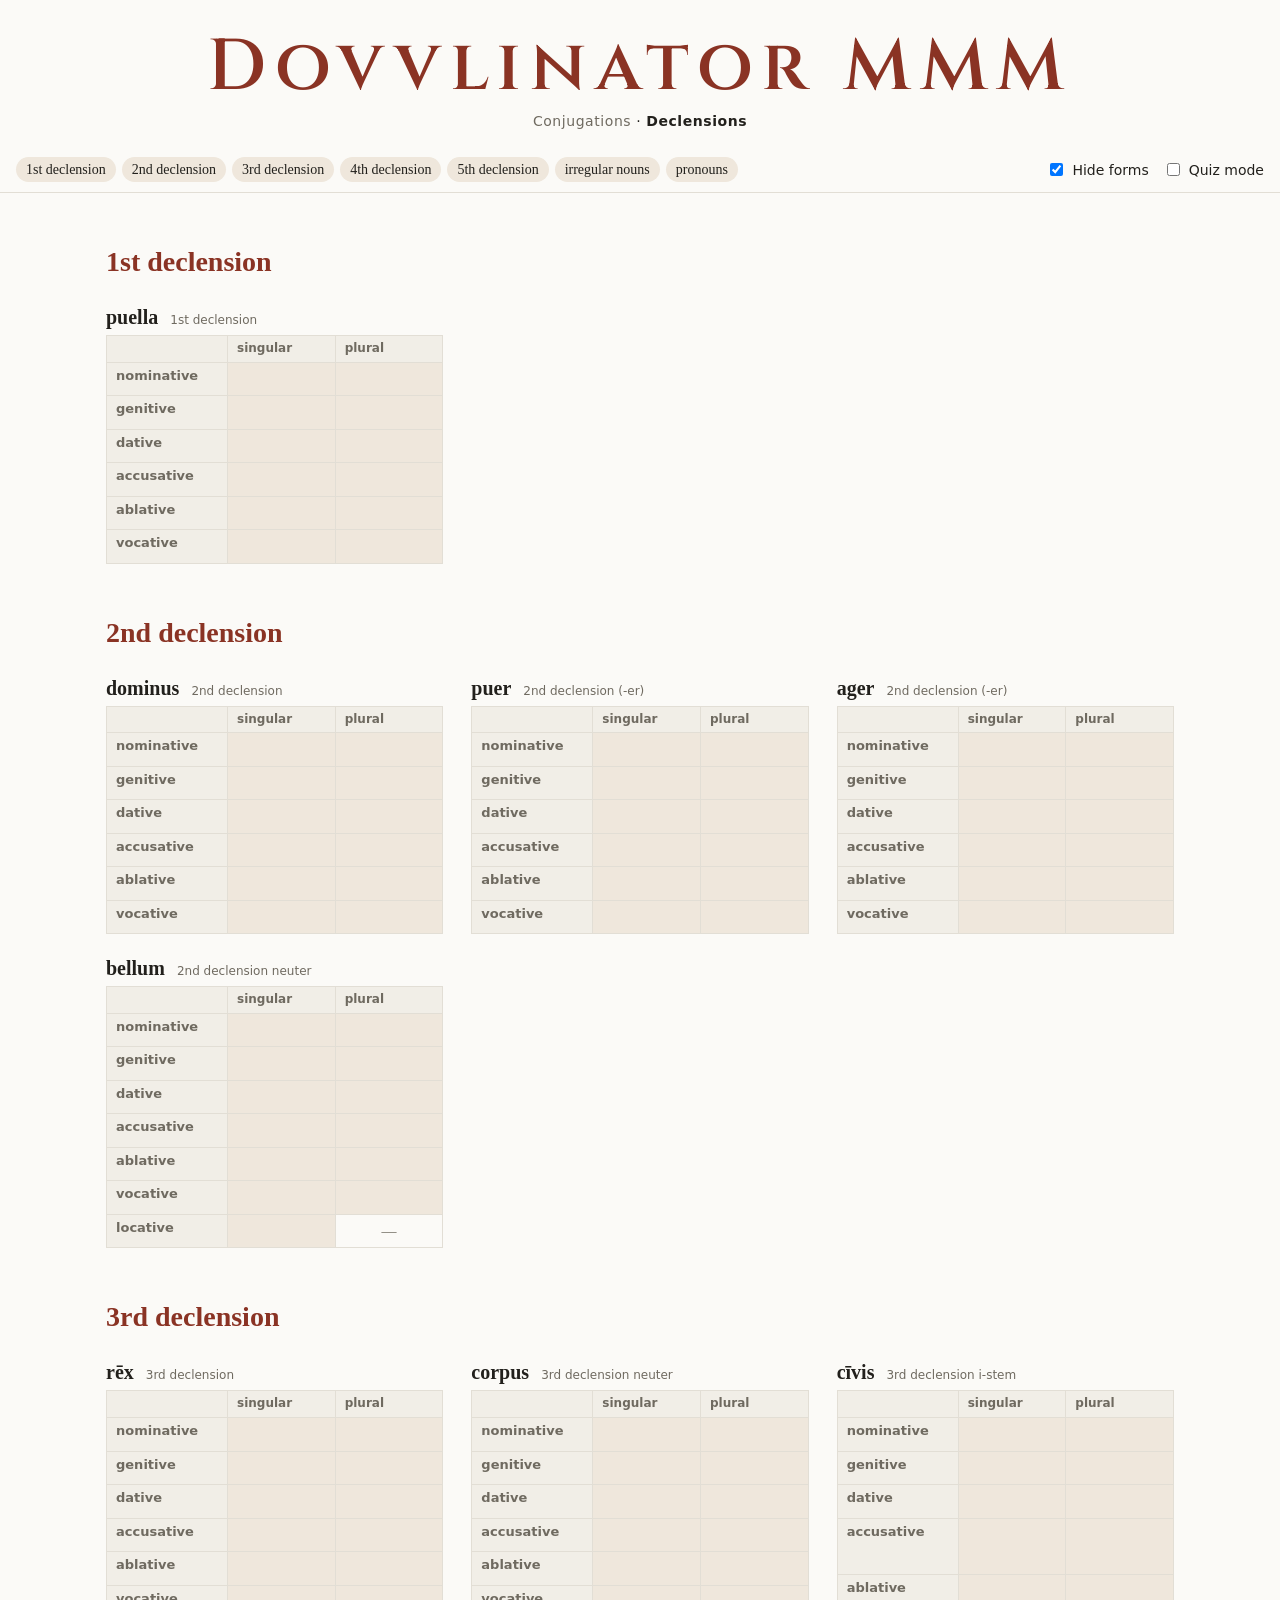
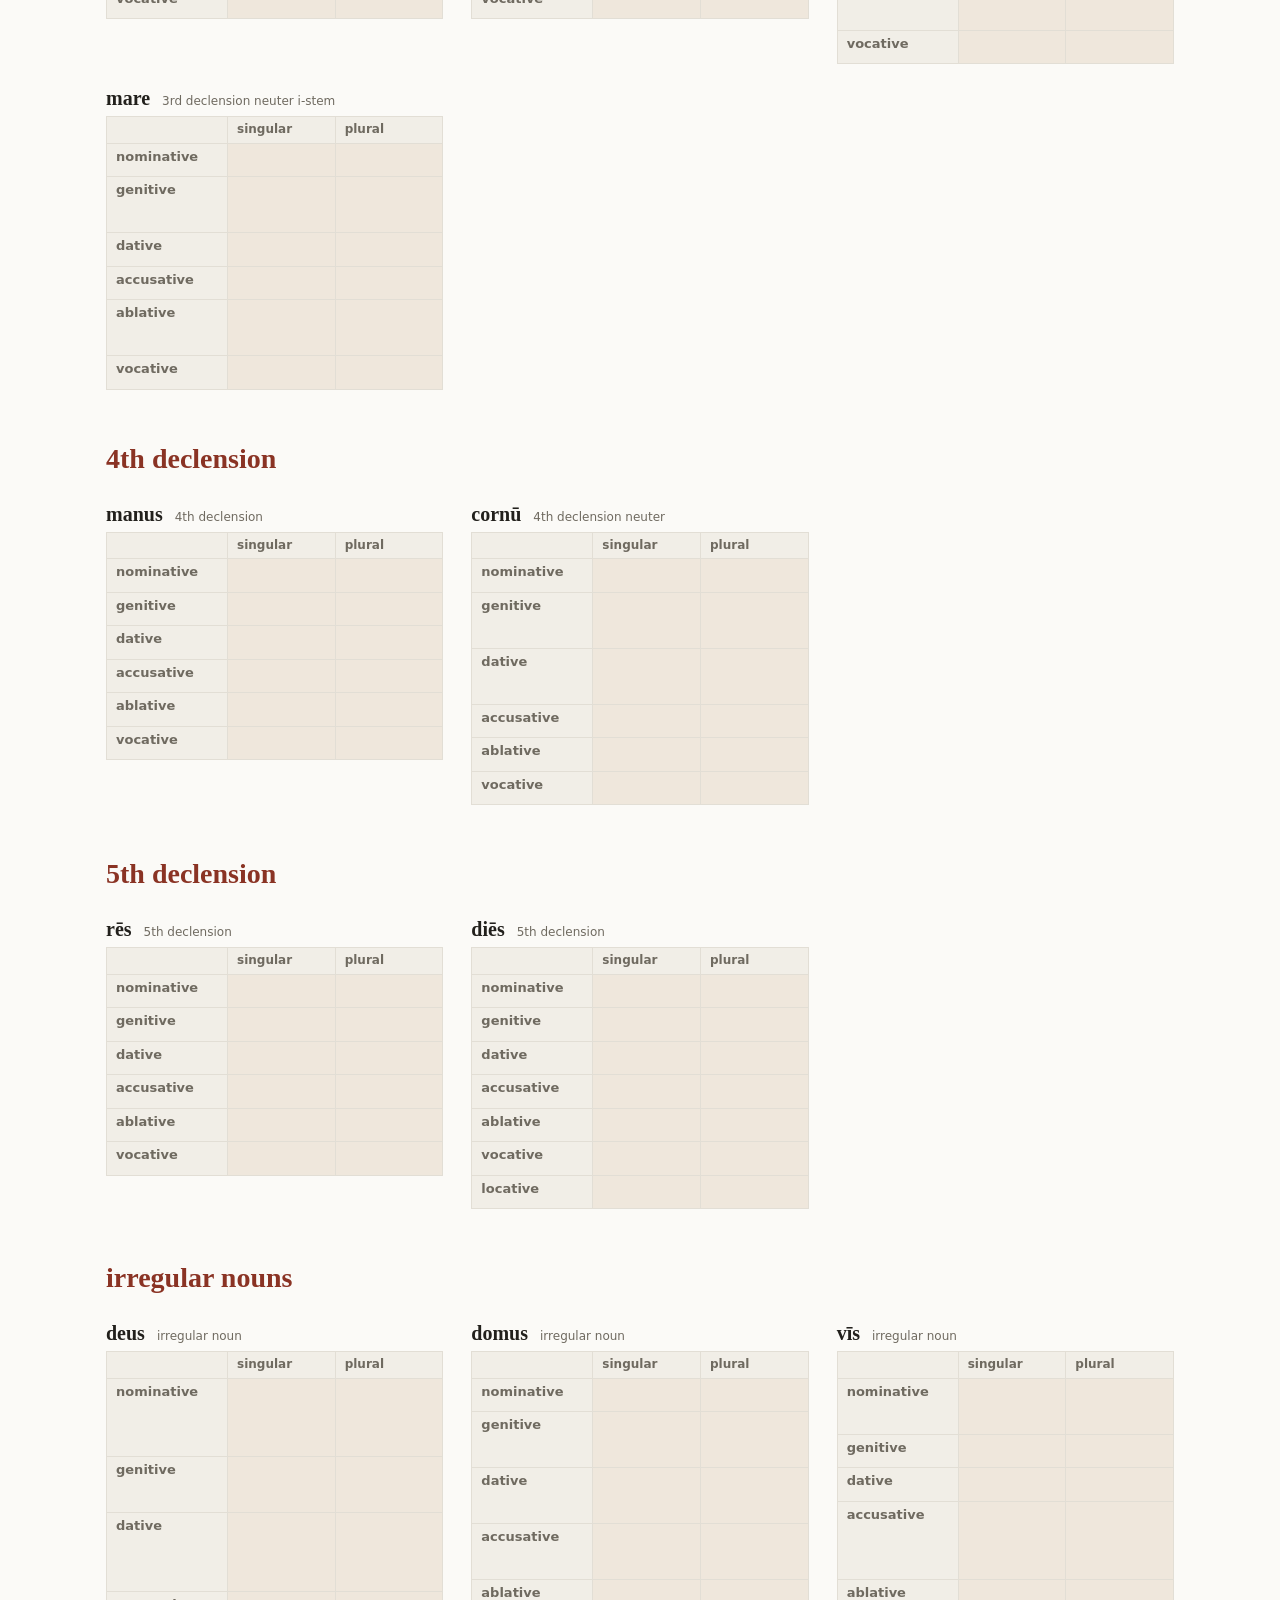
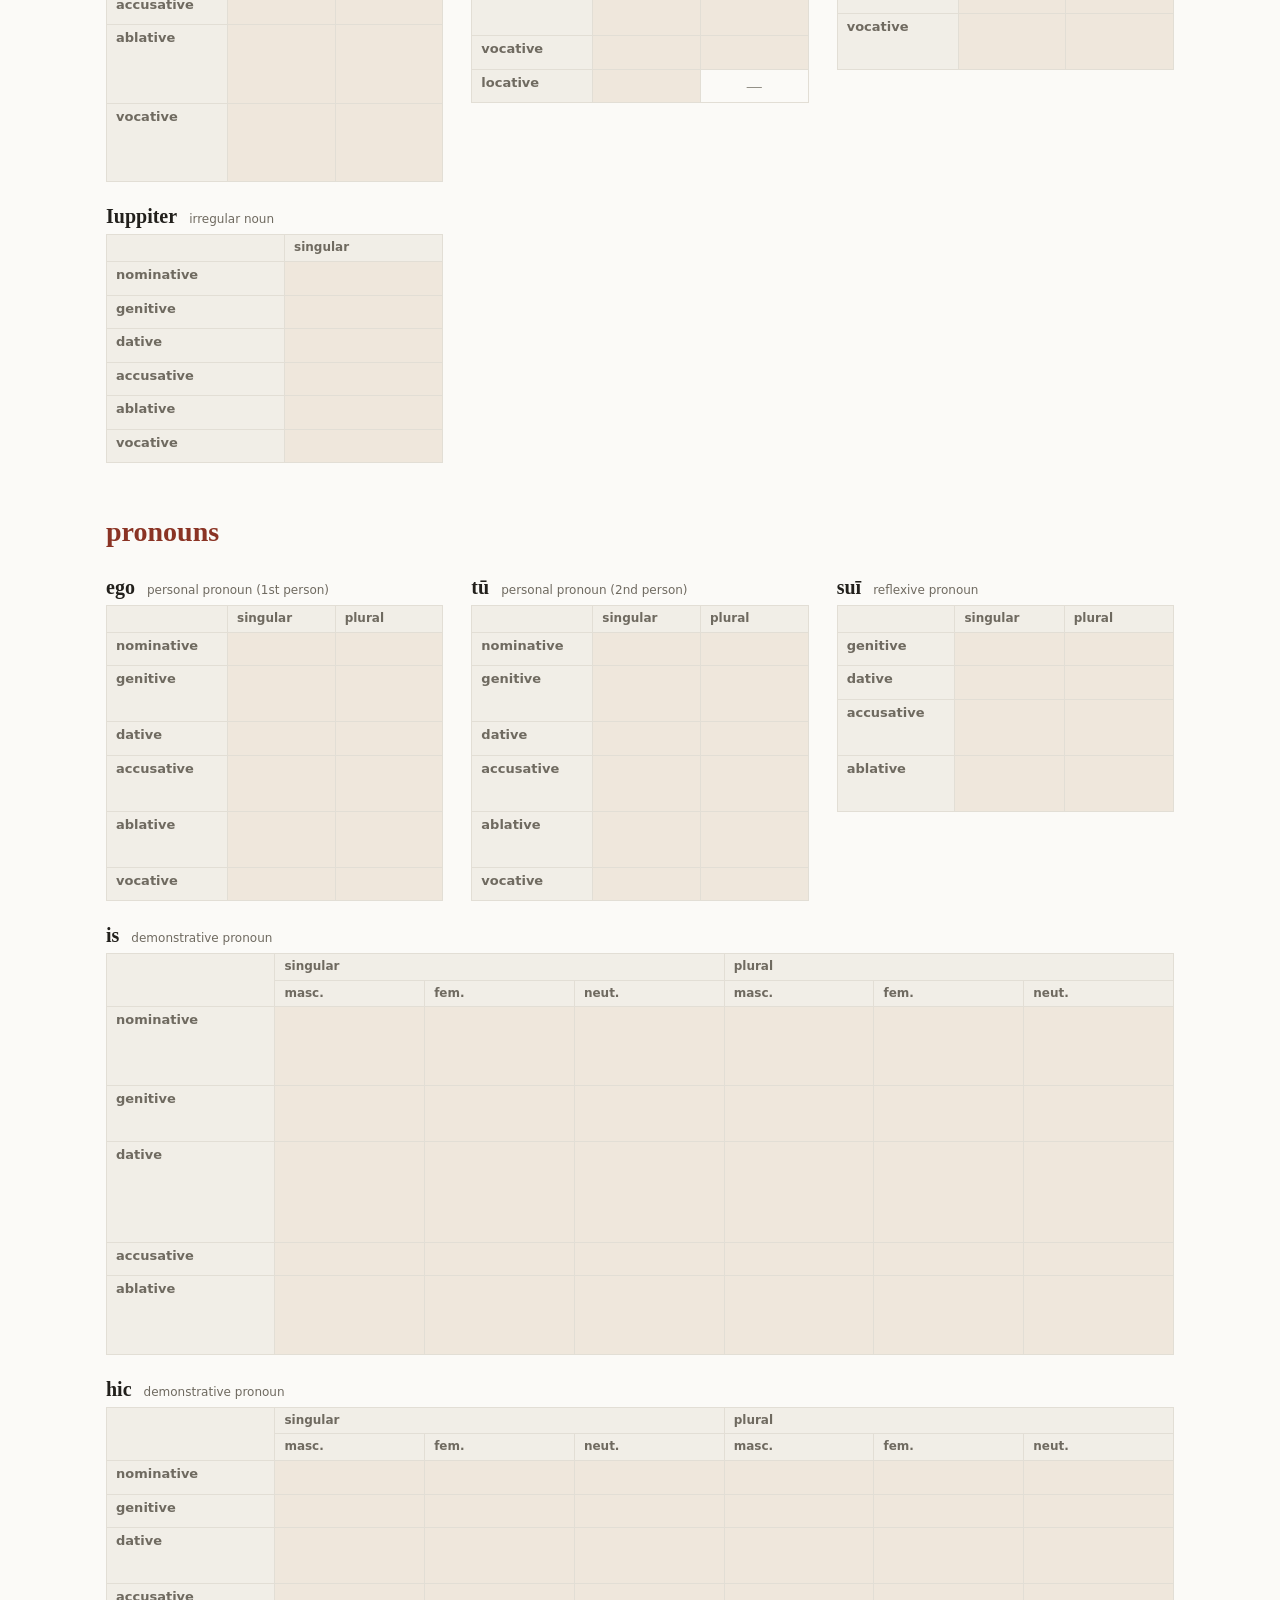
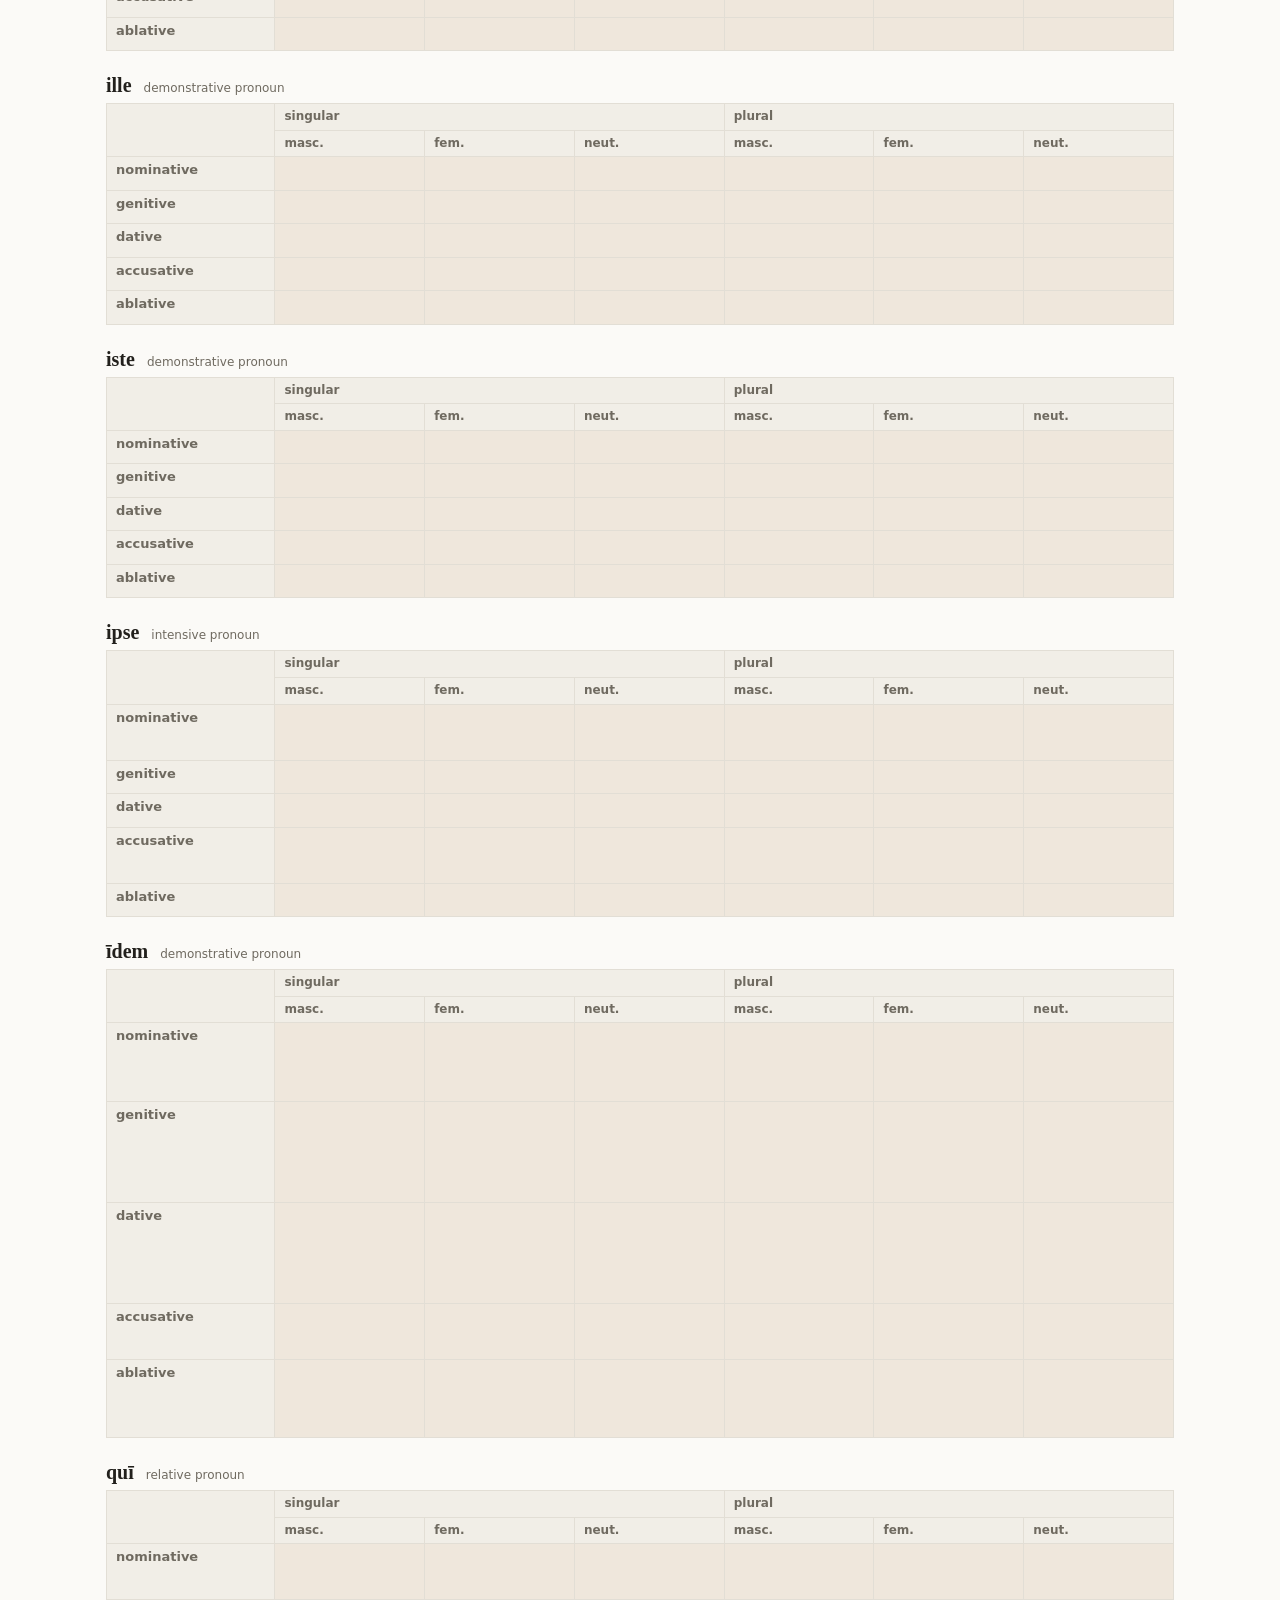
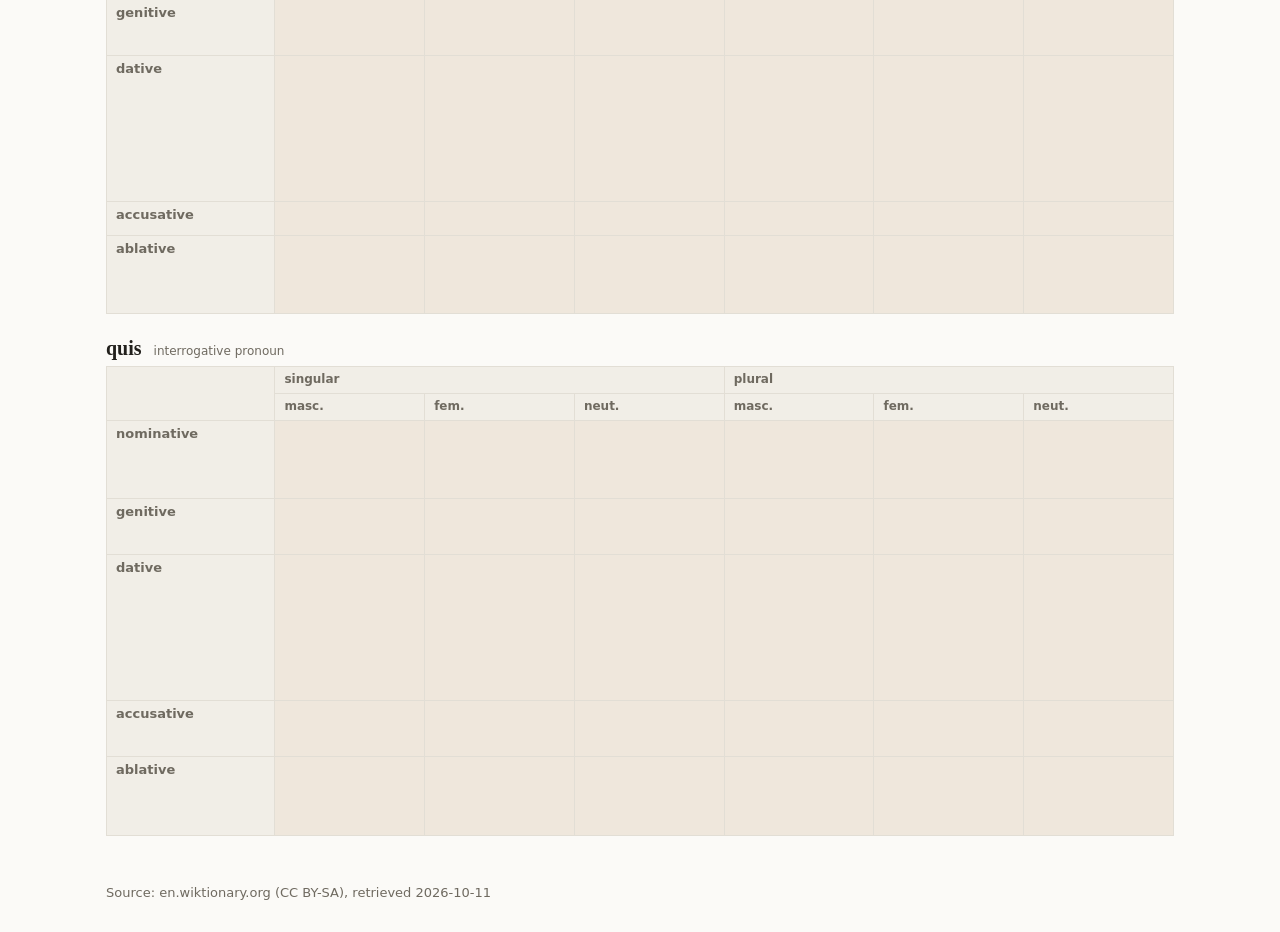
<file: docs/declensions.html>
<!doctype html>
<html lang="en">
<head>
<meta charset="utf-8">
<meta name="viewport" content="width=device-width,initial-scale=1">
<title>Dovvlinator MMM · Declensions</title>
<link rel="preconnect" href="https://fonts.googleapis.com">
<link rel="preconnect" href="https://fonts.gstatic.com" crossorigin>
<link rel="stylesheet" href="https://fonts.googleapis.com/css2?family=Cinzel:wght@600&display=swap">
<!--
  Declension page template for show_conjugations.py, which replaces these markers:
    NOUN_NAV  links to each group (1st declension, …, pronouns), in the nav bar
    NOUNS     one <section class="group"> per group, holding a table per word
    SOURCE    where the data came from and when
-->
<link rel="stylesheet" href="tables.css">
<link rel="stylesheet" href="declensions.css">
</head>
<body class="hide">

<header><h1><a href="index.html">Dovvlinator MMM</a></h1>
  <div class="pages"><a href="conjugations.html">Conjugations</a> · <a href="declensions.html" aria-current="page">Declensions</a></div>
</header>

<nav>
  <a href="#g0">1st declension</a><a href="#g1">2nd declension</a><a href="#g2">3rd declension</a><a href="#g3">4th declension</a><a href="#g4">5th declension</a><a href="#g5">irregular nouns</a><a href="#g6">pronouns</a>
  <div class="controls">
    <label><input type="checkbox" id="hide" checked> Hide forms</label>
    <label><input type="checkbox" id="quiz"> Quiz mode</label>
    <span class="quiz-only">
      <label><input type="checkbox" id="nomacrons"> Ignore macrons</label>
      <button type="button" id="gradeall">Grade All</button>
      <button type="button" id="reset">Clear</button>
    </span>
  </div>
</nav>

<div id="macrons" title="Shift-click for capitals">
  <button type="button">ā</button><button type="button">ē</button><button type="button">ī</button><button type="button">ō</button><button type="button">ū</button><button type="button">ȳ</button>
  <span class="hint">or type a vowel + hyphen:<br><kbd>a-</kbd> → ā</span>
</div>

<main>
  <section class="group" id="g0"><h2>1st declension</h2><div class="words"><div class='block'><div class='bhead'><h3 class='word'>puella</h3><span class='cat'>1st declension</span><span class='grader'><button type='button' class='grade'>Grade</button><span class='score'></span></span></div><div class='scroll'><table><thead><tr><th></th><th>singular</th><th>plural</th></tr></thead><tbody><tr><th>nominative</th><td class='f' data-a='[&quot;puella&quot;]'><span class='t'>puella</span></td><td class='f' data-a='[&quot;puellae&quot;]'><span class='t'>puellae</span></td></tr><tr><th>genitive</th><td class='f' data-a='[&quot;puellae&quot;]'><span class='t'>puellae</span></td><td class='f' data-a='[&quot;puellārum&quot;]'><span class='t'>puellārum</span></td></tr><tr><th>dative</th><td class='f' data-a='[&quot;puellae&quot;]'><span class='t'>puellae</span></td><td class='f' data-a='[&quot;puellīs&quot;]'><span class='t'>puellīs</span></td></tr><tr><th>accusative</th><td class='f' data-a='[&quot;puellam&quot;]'><span class='t'>puellam</span></td><td class='f' data-a='[&quot;puellās&quot;]'><span class='t'>puellās</span></td></tr><tr><th>ablative</th><td class='f' data-a='[&quot;puellā&quot;]'><span class='t'>puellā</span></td><td class='f' data-a='[&quot;puellīs&quot;]'><span class='t'>puellīs</span></td></tr><tr><th>vocative</th><td class='f' data-a='[&quot;puella&quot;]'><span class='t'>puella</span></td><td class='f' data-a='[&quot;puellae&quot;]'><span class='t'>puellae</span></td></tr></tbody></table></div></div></div></section><section class="group" id="g1"><h2>2nd declension</h2><div class="words"><div class='block'><div class='bhead'><h3 class='word'>dominus</h3><span class='cat'>2nd declension</span><span class='grader'><button type='button' class='grade'>Grade</button><span class='score'></span></span></div><div class='scroll'><table><thead><tr><th></th><th>singular</th><th>plural</th></tr></thead><tbody><tr><th>nominative</th><td class='f' data-a='[&quot;dominus&quot;]'><span class='t'>dominus</span></td><td class='f' data-a='[&quot;dominī&quot;]'><span class='t'>dominī</span></td></tr><tr><th>genitive</th><td class='f' data-a='[&quot;dominī&quot;]'><span class='t'>dominī</span></td><td class='f' data-a='[&quot;dominōrum&quot;]'><span class='t'>dominōrum</span></td></tr><tr><th>dative</th><td class='f' data-a='[&quot;dominō&quot;]'><span class='t'>dominō</span></td><td class='f' data-a='[&quot;dominīs&quot;]'><span class='t'>dominīs</span></td></tr><tr><th>accusative</th><td class='f' data-a='[&quot;dominum&quot;]'><span class='t'>dominum</span></td><td class='f' data-a='[&quot;dominōs&quot;]'><span class='t'>dominōs</span></td></tr><tr><th>ablative</th><td class='f' data-a='[&quot;dominō&quot;]'><span class='t'>dominō</span></td><td class='f' data-a='[&quot;dominīs&quot;]'><span class='t'>dominīs</span></td></tr><tr><th>vocative</th><td class='f' data-a='[&quot;domine&quot;]'><span class='t'>domine</span></td><td class='f' data-a='[&quot;dominī&quot;]'><span class='t'>dominī</span></td></tr></tbody></table></div></div><div class='block'><div class='bhead'><h3 class='word'>puer</h3><span class='cat'>2nd declension (-er)</span><span class='grader'><button type='button' class='grade'>Grade</button><span class='score'></span></span></div><div class='scroll'><table><thead><tr><th></th><th>singular</th><th>plural</th></tr></thead><tbody><tr><th>nominative</th><td class='f' data-a='[&quot;puer&quot;]'><span class='t'>puer</span></td><td class='f' data-a='[&quot;puerī&quot;]'><span class='t'>puerī</span></td></tr><tr><th>genitive</th><td class='f' data-a='[&quot;puerī&quot;]'><span class='t'>puerī</span></td><td class='f' data-a='[&quot;puerōrum&quot;]'><span class='t'>puerōrum</span></td></tr><tr><th>dative</th><td class='f' data-a='[&quot;puerō&quot;]'><span class='t'>puerō</span></td><td class='f' data-a='[&quot;puerīs&quot;]'><span class='t'>puerīs</span></td></tr><tr><th>accusative</th><td class='f' data-a='[&quot;puerum&quot;]'><span class='t'>puerum</span></td><td class='f' data-a='[&quot;puerōs&quot;]'><span class='t'>puerōs</span></td></tr><tr><th>ablative</th><td class='f' data-a='[&quot;puerō&quot;]'><span class='t'>puerō</span></td><td class='f' data-a='[&quot;puerīs&quot;]'><span class='t'>puerīs</span></td></tr><tr><th>vocative</th><td class='f' data-a='[&quot;puer&quot;]'><span class='t'>puer</span></td><td class='f' data-a='[&quot;puerī&quot;]'><span class='t'>puerī</span></td></tr></tbody></table></div></div><div class='block'><div class='bhead'><h3 class='word'>ager</h3><span class='cat'>2nd declension (-er)</span><span class='grader'><button type='button' class='grade'>Grade</button><span class='score'></span></span></div><div class='scroll'><table><thead><tr><th></th><th>singular</th><th>plural</th></tr></thead><tbody><tr><th>nominative</th><td class='f' data-a='[&quot;ager&quot;]'><span class='t'>ager</span></td><td class='f' data-a='[&quot;agrī&quot;]'><span class='t'>agrī</span></td></tr><tr><th>genitive</th><td class='f' data-a='[&quot;agrī&quot;]'><span class='t'>agrī</span></td><td class='f' data-a='[&quot;agrōrum&quot;]'><span class='t'>agrōrum</span></td></tr><tr><th>dative</th><td class='f' data-a='[&quot;agrō&quot;]'><span class='t'>agrō</span></td><td class='f' data-a='[&quot;agrīs&quot;]'><span class='t'>agrīs</span></td></tr><tr><th>accusative</th><td class='f' data-a='[&quot;agrum&quot;]'><span class='t'>agrum</span></td><td class='f' data-a='[&quot;agrōs&quot;]'><span class='t'>agrōs</span></td></tr><tr><th>ablative</th><td class='f' data-a='[&quot;agrō&quot;]'><span class='t'>agrō</span></td><td class='f' data-a='[&quot;agrīs&quot;]'><span class='t'>agrīs</span></td></tr><tr><th>vocative</th><td class='f' data-a='[&quot;ager&quot;]'><span class='t'>ager</span></td><td class='f' data-a='[&quot;agrī&quot;]'><span class='t'>agrī</span></td></tr></tbody></table></div></div><div class='block'><div class='bhead'><h3 class='word'>bellum</h3><span class='cat'>2nd declension neuter</span><span class='grader'><button type='button' class='grade'>Grade</button><span class='score'></span></span></div><div class='scroll'><table><thead><tr><th></th><th>singular</th><th>plural</th></tr></thead><tbody><tr><th>nominative</th><td class='f' data-a='[&quot;bellum&quot;]'><span class='t'>bellum</span></td><td class='f' data-a='[&quot;bella&quot;]'><span class='t'>bella</span></td></tr><tr><th>genitive</th><td class='f' data-a='[&quot;bellī&quot;]'><span class='t'>bellī</span></td><td class='f' data-a='[&quot;bellōrum&quot;]'><span class='t'>bellōrum</span></td></tr><tr><th>dative</th><td class='f' data-a='[&quot;bellō&quot;]'><span class='t'>bellō</span></td><td class='f' data-a='[&quot;bellīs&quot;]'><span class='t'>bellīs</span></td></tr><tr><th>accusative</th><td class='f' data-a='[&quot;bellum&quot;]'><span class='t'>bellum</span></td><td class='f' data-a='[&quot;bella&quot;]'><span class='t'>bella</span></td></tr><tr><th>ablative</th><td class='f' data-a='[&quot;bellō&quot;]'><span class='t'>bellō</span></td><td class='f' data-a='[&quot;bellīs&quot;]'><span class='t'>bellīs</span></td></tr><tr><th>vocative</th><td class='f' data-a='[&quot;bellum&quot;]'><span class='t'>bellum</span></td><td class='f' data-a='[&quot;bella&quot;]'><span class='t'>bella</span></td></tr><tr><th>locative</th><td class='f' data-a='[&quot;bellī&quot;]'><span class='t'>bellī</span></td><td class="empty">—</td></tr></tbody></table></div></div></div></section><section class="group" id="g2"><h2>3rd declension</h2><div class="words"><div class='block'><div class='bhead'><h3 class='word'>rēx</h3><span class='cat'>3rd declension</span><span class='grader'><button type='button' class='grade'>Grade</button><span class='score'></span></span></div><div class='scroll'><table><thead><tr><th></th><th>singular</th><th>plural</th></tr></thead><tbody><tr><th>nominative</th><td class='f' data-a='[&quot;rēx&quot;]'><span class='t'>rēx</span></td><td class='f' data-a='[&quot;rēgēs&quot;]'><span class='t'>rēgēs</span></td></tr><tr><th>genitive</th><td class='f' data-a='[&quot;rēgis&quot;]'><span class='t'>rēgis</span></td><td class='f' data-a='[&quot;rēgum&quot;]'><span class='t'>rēgum</span></td></tr><tr><th>dative</th><td class='f' data-a='[&quot;rēgī&quot;]'><span class='t'>rēgī</span></td><td class='f' data-a='[&quot;rēgibus&quot;]'><span class='t'>rēgibus</span></td></tr><tr><th>accusative</th><td class='f' data-a='[&quot;rēgem&quot;]'><span class='t'>rēgem</span></td><td class='f' data-a='[&quot;rēgēs&quot;]'><span class='t'>rēgēs</span></td></tr><tr><th>ablative</th><td class='f' data-a='[&quot;rēge&quot;]'><span class='t'>rēge</span></td><td class='f' data-a='[&quot;rēgibus&quot;]'><span class='t'>rēgibus</span></td></tr><tr><th>vocative</th><td class='f' data-a='[&quot;rēx&quot;]'><span class='t'>rēx</span></td><td class='f' data-a='[&quot;rēgēs&quot;]'><span class='t'>rēgēs</span></td></tr></tbody></table></div></div><div class='block'><div class='bhead'><h3 class='word'>corpus</h3><span class='cat'>3rd declension neuter</span><span class='grader'><button type='button' class='grade'>Grade</button><span class='score'></span></span></div><div class='scroll'><table><thead><tr><th></th><th>singular</th><th>plural</th></tr></thead><tbody><tr><th>nominative</th><td class='f' data-a='[&quot;corpus&quot;]'><span class='t'>corpus</span></td><td class='f' data-a='[&quot;corpora&quot;]'><span class='t'>corpora</span></td></tr><tr><th>genitive</th><td class='f' data-a='[&quot;corporis&quot;]'><span class='t'>corporis</span></td><td class='f' data-a='[&quot;corporum&quot;]'><span class='t'>corporum</span></td></tr><tr><th>dative</th><td class='f' data-a='[&quot;corporī&quot;]'><span class='t'>corporī</span></td><td class='f' data-a='[&quot;corporibus&quot;]'><span class='t'>corporibus</span></td></tr><tr><th>accusative</th><td class='f' data-a='[&quot;corpus&quot;]'><span class='t'>corpus</span></td><td class='f' data-a='[&quot;corpora&quot;]'><span class='t'>corpora</span></td></tr><tr><th>ablative</th><td class='f' data-a='[&quot;corpore&quot;]'><span class='t'>corpore</span></td><td class='f' data-a='[&quot;corporibus&quot;]'><span class='t'>corporibus</span></td></tr><tr><th>vocative</th><td class='f' data-a='[&quot;corpus&quot;]'><span class='t'>corpus</span></td><td class='f' data-a='[&quot;corpora&quot;]'><span class='t'>corpora</span></td></tr></tbody></table></div></div><div class='block'><div class='bhead'><h3 class='word'>cīvis</h3><span class='cat'>3rd declension i-stem</span><span class='grader'><button type='button' class='grade'>Grade</button><span class='score'></span></span></div><div class='scroll'><table><thead><tr><th></th><th>singular</th><th>plural</th></tr></thead><tbody><tr><th>nominative</th><td class='f' data-a='[&quot;cīvis&quot;]'><span class='t'>cīvis</span></td><td class='f' data-a='[&quot;cīvēs&quot;]'><span class='t'>cīvēs</span></td></tr><tr><th>genitive</th><td class='f' data-a='[&quot;cīvis&quot;]'><span class='t'>cīvis</span></td><td class='f' data-a='[&quot;cīvium&quot;]'><span class='t'>cīvium</span></td></tr><tr><th>dative</th><td class='f' data-a='[&quot;cīvī&quot;]'><span class='t'>cīvī</span></td><td class='f' data-a='[&quot;cīvibus&quot;]'><span class='t'>cīvibus</span></td></tr><tr><th>accusative</th><td class='f' data-a='[&quot;cīvem&quot;]'><span class='t'>cīvem</span></td><td class='f' data-a='[&quot;cīvēs&quot;, &quot;cīvīs&quot;]'><span class='t'>cīvēs<br>cīvīs</span></td></tr><tr><th>ablative</th><td class='f' data-a='[&quot;cīve&quot;, &quot;cīvī&quot;]'><span class='t'>cīve<br>cīvī</span></td><td class='f' data-a='[&quot;cīvibus&quot;]'><span class='t'>cīvibus</span></td></tr><tr><th>vocative</th><td class='f' data-a='[&quot;cīvis&quot;]'><span class='t'>cīvis</span></td><td class='f' data-a='[&quot;cīvēs&quot;]'><span class='t'>cīvēs</span></td></tr></tbody></table></div></div><div class='block'><div class='bhead'><h3 class='word'>mare</h3><span class='cat'>3rd declension neuter i-stem</span><span class='grader'><button type='button' class='grade'>Grade</button><span class='score'></span></span></div><div class='scroll'><table><thead><tr><th></th><th>singular</th><th>plural</th></tr></thead><tbody><tr><th>nominative</th><td class='f' data-a='[&quot;mare&quot;]'><span class='t'>mare</span></td><td class='f' data-a='[&quot;maria&quot;]'><span class='t'>maria</span></td></tr><tr><th>genitive</th><td class='f' data-a='[&quot;maris&quot;]'><span class='t'>maris</span></td><td class='f' data-a='[&quot;marium&quot;, &quot;marum&quot;]'><span class='t'>marium<br>marum</span></td></tr><tr><th>dative</th><td class='f' data-a='[&quot;marī&quot;]'><span class='t'>marī</span></td><td class='f' data-a='[&quot;maribus&quot;]'><span class='t'>maribus</span></td></tr><tr><th>accusative</th><td class='f' data-a='[&quot;mare&quot;]'><span class='t'>mare</span></td><td class='f' data-a='[&quot;maria&quot;]'><span class='t'>maria</span></td></tr><tr><th>ablative</th><td class='f' data-a='[&quot;marī&quot;, &quot;mare&quot;]'><span class='t'>marī<br>mare</span></td><td class='f' data-a='[&quot;maribus&quot;]'><span class='t'>maribus</span></td></tr><tr><th>vocative</th><td class='f' data-a='[&quot;mare&quot;]'><span class='t'>mare</span></td><td class='f' data-a='[&quot;maria&quot;]'><span class='t'>maria</span></td></tr></tbody></table></div></div></div></section><section class="group" id="g3"><h2>4th declension</h2><div class="words"><div class='block'><div class='bhead'><h3 class='word'>manus</h3><span class='cat'>4th declension</span><span class='grader'><button type='button' class='grade'>Grade</button><span class='score'></span></span></div><div class='scroll'><table><thead><tr><th></th><th>singular</th><th>plural</th></tr></thead><tbody><tr><th>nominative</th><td class='f' data-a='[&quot;manus&quot;]'><span class='t'>manus</span></td><td class='f' data-a='[&quot;manūs&quot;]'><span class='t'>manūs</span></td></tr><tr><th>genitive</th><td class='f' data-a='[&quot;manūs&quot;]'><span class='t'>manūs</span></td><td class='f' data-a='[&quot;manuum&quot;]'><span class='t'>manuum</span></td></tr><tr><th>dative</th><td class='f' data-a='[&quot;manuī&quot;]'><span class='t'>manuī</span></td><td class='f' data-a='[&quot;manibus&quot;]'><span class='t'>manibus</span></td></tr><tr><th>accusative</th><td class='f' data-a='[&quot;manum&quot;]'><span class='t'>manum</span></td><td class='f' data-a='[&quot;manūs&quot;]'><span class='t'>manūs</span></td></tr><tr><th>ablative</th><td class='f' data-a='[&quot;manū&quot;]'><span class='t'>manū</span></td><td class='f' data-a='[&quot;manibus&quot;]'><span class='t'>manibus</span></td></tr><tr><th>vocative</th><td class='f' data-a='[&quot;manus&quot;]'><span class='t'>manus</span></td><td class='f' data-a='[&quot;manūs&quot;]'><span class='t'>manūs</span></td></tr></tbody></table></div></div><div class='block'><div class='bhead'><h3 class='word'>cornū</h3><span class='cat'>4th declension neuter</span><span class='grader'><button type='button' class='grade'>Grade</button><span class='score'></span></span></div><div class='scroll'><table><thead><tr><th></th><th>singular</th><th>plural</th></tr></thead><tbody><tr><th>nominative</th><td class='f' data-a='[&quot;cornū̆&quot;]'><span class='t'>cornū̆</span></td><td class='f' data-a='[&quot;cornua&quot;]'><span class='t'>cornua</span></td></tr><tr><th>genitive</th><td class='f' data-a='[&quot;cornūs&quot;, &quot;cornū&quot;]'><span class='t'>cornūs<br>cornū</span></td><td class='f' data-a='[&quot;cornuum&quot;]'><span class='t'>cornuum</span></td></tr><tr><th>dative</th><td class='f' data-a='[&quot;cornū&quot;, &quot;cornuī&quot;]'><span class='t'>cornū<br>cornuī</span></td><td class='f' data-a='[&quot;cornibus&quot;]'><span class='t'>cornibus</span></td></tr><tr><th>accusative</th><td class='f' data-a='[&quot;cornū̆&quot;]'><span class='t'>cornū̆</span></td><td class='f' data-a='[&quot;cornua&quot;]'><span class='t'>cornua</span></td></tr><tr><th>ablative</th><td class='f' data-a='[&quot;cornū&quot;]'><span class='t'>cornū</span></td><td class='f' data-a='[&quot;cornibus&quot;]'><span class='t'>cornibus</span></td></tr><tr><th>vocative</th><td class='f' data-a='[&quot;cornū̆&quot;]'><span class='t'>cornū̆</span></td><td class='f' data-a='[&quot;cornua&quot;]'><span class='t'>cornua</span></td></tr></tbody></table></div></div></div></section><section class="group" id="g4"><h2>5th declension</h2><div class="words"><div class='block'><div class='bhead'><h3 class='word'>rēs</h3><span class='cat'>5th declension</span><span class='grader'><button type='button' class='grade'>Grade</button><span class='score'></span></span></div><div class='scroll'><table><thead><tr><th></th><th>singular</th><th>plural</th></tr></thead><tbody><tr><th>nominative</th><td class='f' data-a='[&quot;rēs&quot;]'><span class='t'>rēs</span></td><td class='f' data-a='[&quot;rēs&quot;]'><span class='t'>rēs</span></td></tr><tr><th>genitive</th><td class='f' data-a='[&quot;reī&quot;]'><span class='t'>reī</span></td><td class='f' data-a='[&quot;rērum&quot;]'><span class='t'>rērum</span></td></tr><tr><th>dative</th><td class='f' data-a='[&quot;reī&quot;]'><span class='t'>reī</span></td><td class='f' data-a='[&quot;rēbus&quot;]'><span class='t'>rēbus</span></td></tr><tr><th>accusative</th><td class='f' data-a='[&quot;rem&quot;]'><span class='t'>rem</span></td><td class='f' data-a='[&quot;rēs&quot;]'><span class='t'>rēs</span></td></tr><tr><th>ablative</th><td class='f' data-a='[&quot;rē&quot;]'><span class='t'>rē</span></td><td class='f' data-a='[&quot;rēbus&quot;]'><span class='t'>rēbus</span></td></tr><tr><th>vocative</th><td class='f' data-a='[&quot;rēs&quot;]'><span class='t'>rēs</span></td><td class='f' data-a='[&quot;rēs&quot;]'><span class='t'>rēs</span></td></tr></tbody></table></div></div><div class='block'><div class='bhead'><h3 class='word'>diēs</h3><span class='cat'>5th declension</span><span class='grader'><button type='button' class='grade'>Grade</button><span class='score'></span></span></div><div class='scroll'><table><thead><tr><th></th><th>singular</th><th>plural</th></tr></thead><tbody><tr><th>nominative</th><td class='f' data-a='[&quot;diēs&quot;]'><span class='t'>diēs</span></td><td class='f' data-a='[&quot;diēs&quot;]'><span class='t'>diēs</span></td></tr><tr><th>genitive</th><td class='f' data-a='[&quot;diēī&quot;]'><span class='t'>diēī</span></td><td class='f' data-a='[&quot;diērum&quot;]'><span class='t'>diērum</span></td></tr><tr><th>dative</th><td class='f' data-a='[&quot;diēī&quot;]'><span class='t'>diēī</span></td><td class='f' data-a='[&quot;diēbus&quot;]'><span class='t'>diēbus</span></td></tr><tr><th>accusative</th><td class='f' data-a='[&quot;diem&quot;]'><span class='t'>diem</span></td><td class='f' data-a='[&quot;diēs&quot;]'><span class='t'>diēs</span></td></tr><tr><th>ablative</th><td class='f' data-a='[&quot;diē&quot;]'><span class='t'>diē</span></td><td class='f' data-a='[&quot;diēbus&quot;]'><span class='t'>diēbus</span></td></tr><tr><th>vocative</th><td class='f' data-a='[&quot;diēs&quot;]'><span class='t'>diēs</span></td><td class='f' data-a='[&quot;diēs&quot;]'><span class='t'>diēs</span></td></tr><tr><th>locative</th><td class='f' data-a='[&quot;diē&quot;]'><span class='t'>diē</span></td><td class='f' data-a='[&quot;diēbus&quot;]'><span class='t'>diēbus</span></td></tr></tbody></table></div></div></div></section><section class="group" id="g5"><h2>irregular nouns</h2><div class="words"><div class='block'><div class='bhead'><h3 class='word'>deus</h3><span class='cat'>irregular noun</span><span class='grader'><button type='button' class='grade'>Grade</button><span class='score'></span></span></div><div class='scroll'><table><thead><tr><th></th><th>singular</th><th>plural</th></tr></thead><tbody><tr><th>nominative</th><td class='f' data-a='[&quot;deus&quot;]'><span class='t'>deus</span></td><td class='f' data-a='[&quot;dī&quot;, &quot;diī&quot;, &quot;deī&quot;]'><span class='t'>dī<br>diī<br>deī</span></td></tr><tr><th>genitive</th><td class='f' data-a='[&quot;deī&quot;]'><span class='t'>deī</span></td><td class='f' data-a='[&quot;deōrum&quot;, &quot;deum&quot;]'><span class='t'>deōrum<br>deum</span></td></tr><tr><th>dative</th><td class='f' data-a='[&quot;deō&quot;]'><span class='t'>deō</span></td><td class='f' data-a='[&quot;dīs&quot;, &quot;diīs&quot;, &quot;deīs&quot;]'><span class='t'>dīs<br>diīs<br>deīs</span></td></tr><tr><th>accusative</th><td class='f' data-a='[&quot;deum&quot;]'><span class='t'>deum</span></td><td class='f' data-a='[&quot;deōs&quot;]'><span class='t'>deōs</span></td></tr><tr><th>ablative</th><td class='f' data-a='[&quot;deō&quot;]'><span class='t'>deō</span></td><td class='f' data-a='[&quot;dīs&quot;, &quot;diīs&quot;, &quot;deīs&quot;]'><span class='t'>dīs<br>diīs<br>deīs</span></td></tr><tr><th>vocative</th><td class='f' data-a='[&quot;deus&quot;, &quot;dee&quot;]'><span class='t'>deus<br>dee</span></td><td class='f' data-a='[&quot;dī&quot;, &quot;diī&quot;, &quot;deī&quot;]'><span class='t'>dī<br>diī<br>deī</span></td></tr></tbody></table></div></div><div class='block'><div class='bhead'><h3 class='word'>domus</h3><span class='cat'>irregular noun</span><span class='grader'><button type='button' class='grade'>Grade</button><span class='score'></span></span></div><div class='scroll'><table><thead><tr><th></th><th>singular</th><th>plural</th></tr></thead><tbody><tr><th>nominative</th><td class='f' data-a='[&quot;domus&quot;]'><span class='t'>domus</span></td><td class='f' data-a='[&quot;domūs&quot;]'><span class='t'>domūs</span></td></tr><tr><th>genitive</th><td class='f' data-a='[&quot;domūs&quot;, &quot;domī&quot;]'><span class='t'>domūs<br>domī</span></td><td class='f' data-a='[&quot;domuum&quot;, &quot;domōrum&quot;]'><span class='t'>domuum<br>domōrum</span></td></tr><tr><th>dative</th><td class='f' data-a='[&quot;domuī&quot;, &quot;domō&quot;]'><span class='t'>domuī<br>domō</span></td><td class='f' data-a='[&quot;domibus&quot;]'><span class='t'>domibus</span></td></tr><tr><th>accusative</th><td class='f' data-a='[&quot;domum&quot;]'><span class='t'>domum</span></td><td class='f' data-a='[&quot;domūs&quot;, &quot;domōs&quot;]'><span class='t'>domūs<br>domōs</span></td></tr><tr><th>ablative</th><td class='f' data-a='[&quot;domū&quot;, &quot;domō&quot;]'><span class='t'>domū<br>domō</span></td><td class='f' data-a='[&quot;domibus&quot;]'><span class='t'>domibus</span></td></tr><tr><th>vocative</th><td class='f' data-a='[&quot;domus&quot;]'><span class='t'>domus</span></td><td class='f' data-a='[&quot;domūs&quot;]'><span class='t'>domūs</span></td></tr><tr><th>locative</th><td class='f' data-a='[&quot;domī&quot;]'><span class='t'>domī</span></td><td class="empty">—</td></tr></tbody></table></div></div><div class='block'><div class='bhead'><h3 class='word'>vīs</h3><span class='cat'>irregular noun</span><span class='grader'><button type='button' class='grade'>Grade</button><span class='score'></span></span></div><div class='scroll'><table><thead><tr><th></th><th>singular</th><th>plural</th></tr></thead><tbody><tr><th>nominative</th><td class='f' data-a='[&quot;vīs&quot;]'><span class='t'>vīs</span></td><td class='f' data-a='[&quot;vīrēs&quot;, &quot;vīs&quot;]'><span class='t'>vīrēs<br>vīs</span></td></tr><tr><th>genitive</th><td class='f' data-a='[&quot;vīs&quot;]'><span class='t'>vīs</span></td><td class='f' data-a='[&quot;vīrium&quot;]'><span class='t'>vīrium</span></td></tr><tr><th>dative</th><td class='f' data-a='[&quot;vī&quot;]'><span class='t'>vī</span></td><td class='f' data-a='[&quot;vīribus&quot;]'><span class='t'>vīribus</span></td></tr><tr><th>accusative</th><td class='f' data-a='[&quot;vim&quot;]'><span class='t'>vim</span></td><td class='f' data-a='[&quot;vīrēs&quot;, &quot;vīrīs&quot;, &quot;vīs&quot;]'><span class='t'>vīrēs<br>vīrīs<br>vīs</span></td></tr><tr><th>ablative</th><td class='f' data-a='[&quot;vī&quot;]'><span class='t'>vī</span></td><td class='f' data-a='[&quot;vīribus&quot;]'><span class='t'>vīribus</span></td></tr><tr><th>vocative</th><td class='f' data-a='[&quot;vīs&quot;]'><span class='t'>vīs</span></td><td class='f' data-a='[&quot;vīrēs&quot;, &quot;vīs&quot;]'><span class='t'>vīrēs<br>vīs</span></td></tr></tbody></table></div></div><div class='block'><div class='bhead'><h3 class='word'>Iuppiter</h3><span class='cat'>irregular noun</span><span class='grader'><button type='button' class='grade'>Grade</button><span class='score'></span></span></div><div class='scroll'><table><thead><tr><th></th><th>singular</th></tr></thead><tbody><tr><th>nominative</th><td class='f' data-a='[&quot;Iuppiter&quot;]'><span class='t'>Iuppiter</span></td></tr><tr><th>genitive</th><td class='f' data-a='[&quot;Iovis&quot;]'><span class='t'>Iovis</span></td></tr><tr><th>dative</th><td class='f' data-a='[&quot;Iovī&quot;]'><span class='t'>Iovī</span></td></tr><tr><th>accusative</th><td class='f' data-a='[&quot;Iovem&quot;]'><span class='t'>Iovem</span></td></tr><tr><th>ablative</th><td class='f' data-a='[&quot;Iove&quot;]'><span class='t'>Iove</span></td></tr><tr><th>vocative</th><td class='f' data-a='[&quot;Iuppiter&quot;]'><span class='t'>Iuppiter</span></td></tr></tbody></table></div></div></div></section><section class="group" id="g6"><h2>pronouns</h2><div class="words"><div class='block'><div class='bhead'><h3 class='word'>ego</h3><span class='cat'>personal pronoun (1st person)</span><span class='grader'><button type='button' class='grade'>Grade</button><span class='score'></span></span></div><div class='scroll'><table><thead><tr><th></th><th>singular</th><th>plural</th></tr></thead><tbody><tr><th>nominative</th><td class='f' data-a='[&quot;egō̆&quot;]'><span class='t'>egō̆</span></td><td class='f' data-a='[&quot;nōs&quot;]'><span class='t'>nōs</span></td></tr><tr><th>genitive</th><td class='f' data-a='[&quot;meī&quot;]'><span class='t'>meī</span></td><td class='f' data-a='[&quot;nostrī&quot;, &quot;nostrum&quot;]'><span class='t'>nostrī<br>nostrum</span></td></tr><tr><th>dative</th><td class='f' data-a='[&quot;mihī̆&quot;]'><span class='t'>mihī̆</span></td><td class='f' data-a='[&quot;nōbīs&quot;]'><span class='t'>nōbīs</span></td></tr><tr><th>accusative</th><td class='f' data-a='[&quot;mē&quot;, &quot;mēmē&quot;]'><span class='t'>mē<br>mēmē</span></td><td class='f' data-a='[&quot;nōs&quot;]'><span class='t'>nōs</span></td></tr><tr><th>ablative</th><td class='f' data-a='[&quot;mē&quot;, &quot;mēmē&quot;]'><span class='t'>mē<br>mēmē</span></td><td class='f' data-a='[&quot;nōbīs&quot;]'><span class='t'>nōbīs</span></td></tr><tr><th>vocative</th><td class='f' data-a='[&quot;egō̆&quot;]'><span class='t'>egō̆</span></td><td class='f' data-a='[&quot;nōs&quot;]'><span class='t'>nōs</span></td></tr></tbody></table></div></div><div class='block'><div class='bhead'><h3 class='word'>tū</h3><span class='cat'>personal pronoun (2nd person)</span><span class='grader'><button type='button' class='grade'>Grade</button><span class='score'></span></span></div><div class='scroll'><table><thead><tr><th></th><th>singular</th><th>plural</th></tr></thead><tbody><tr><th>nominative</th><td class='f' data-a='[&quot;tū&quot;]'><span class='t'>tū</span></td><td class='f' data-a='[&quot;vōs&quot;]'><span class='t'>vōs</span></td></tr><tr><th>genitive</th><td class='f' data-a='[&quot;tuī&quot;]'><span class='t'>tuī</span></td><td class='f' data-a='[&quot;vestrī&quot;, &quot;vestrum&quot;]'><span class='t'>vestrī<br>vestrum</span></td></tr><tr><th>dative</th><td class='f' data-a='[&quot;tibī̆&quot;]'><span class='t'>tibī̆</span></td><td class='f' data-a='[&quot;vōbīs&quot;]'><span class='t'>vōbīs</span></td></tr><tr><th>accusative</th><td class='f' data-a='[&quot;tē&quot;, &quot;tētē&quot;]'><span class='t'>tē<br>tētē</span></td><td class='f' data-a='[&quot;vōs&quot;]'><span class='t'>vōs</span></td></tr><tr><th>ablative</th><td class='f' data-a='[&quot;tē&quot;, &quot;tētē&quot;]'><span class='t'>tē<br>tētē</span></td><td class='f' data-a='[&quot;vōbīs&quot;]'><span class='t'>vōbīs</span></td></tr><tr><th>vocative</th><td class='f' data-a='[&quot;tū&quot;]'><span class='t'>tū</span></td><td class='f' data-a='[&quot;vōs&quot;]'><span class='t'>vōs</span></td></tr></tbody></table></div></div><div class='block'><div class='bhead'><h3 class='word'>suī</h3><span class='cat'>reflexive pronoun</span><span class='grader'><button type='button' class='grade'>Grade</button><span class='score'></span></span></div><div class='scroll'><table><thead><tr><th></th><th>singular</th><th>plural</th></tr></thead><tbody><tr><th>genitive</th><td class='f' data-a='[&quot;suī&quot;]'><span class='t'>suī</span></td><td class='f' data-a='[&quot;suī&quot;]'><span class='t'>suī</span></td></tr><tr><th>dative</th><td class='f' data-a='[&quot;sibī̆&quot;]'><span class='t'>sibī̆</span></td><td class='f' data-a='[&quot;sibī̆&quot;]'><span class='t'>sibī̆</span></td></tr><tr><th>accusative</th><td class='f' data-a='[&quot;sē&quot;, &quot;sēsē&quot;]'><span class='t'>sē<br>sēsē</span></td><td class='f' data-a='[&quot;sē&quot;, &quot;sēsē&quot;]'><span class='t'>sē<br>sēsē</span></td></tr><tr><th>ablative</th><td class='f' data-a='[&quot;sē&quot;, &quot;sēsē&quot;]'><span class='t'>sē<br>sēsē</span></td><td class='f' data-a='[&quot;sē&quot;, &quot;sēsē&quot;]'><span class='t'>sē<br>sēsē</span></td></tr></tbody></table></div></div><div class='block wide'><div class='bhead'><h3 class='word'>is</h3><span class='cat'>demonstrative pronoun</span><span class='grader'><button type='button' class='grade'>Grade</button><span class='score'></span></span></div><div class='scroll'><table><thead><tr><th rowspan=2></th><th colspan=3>singular</th><th colspan=3>plural</th></tr><tr><th>masc.</th><th>fem.</th><th>neut.</th><th>masc.</th><th>fem.</th><th>neut.</th></tr></thead><tbody><tr><th>nominative</th><td class='f' data-a='[&quot;is&quot;]'><span class='t'>is</span></td><td class='f' data-a='[&quot;ea&quot;]'><span class='t'>ea</span></td><td class='f' data-a='[&quot;id&quot;]'><span class='t'>id</span></td><td class='f' data-a='[&quot;iī&quot;, &quot;eī&quot;, &quot;ī&quot;]'><span class='t'>iī<br>eī<br>ī</span></td><td class='f' data-a='[&quot;eae&quot;]'><span class='t'>eae</span></td><td class='f' data-a='[&quot;ea&quot;]'><span class='t'>ea</span></td></tr><tr><th>genitive</th><td class='f' data-a='[&quot;eius&quot;, &quot;ejus&quot;]'><span class='t'>eius<br>ejus</span></td><td class='f' data-a='[&quot;eius&quot;, &quot;ejus&quot;]'><span class='t'>eius<br>ejus</span></td><td class='f' data-a='[&quot;eius&quot;, &quot;ejus&quot;]'><span class='t'>eius<br>ejus</span></td><td class='f' data-a='[&quot;eōrum&quot;, &quot;eum&quot;]'><span class='t'>eōrum<br>eum</span></td><td class='f' data-a='[&quot;eārum&quot;]'><span class='t'>eārum</span></td><td class='f' data-a='[&quot;eōrum&quot;, &quot;eum&quot;]'><span class='t'>eōrum<br>eum</span></td></tr><tr><th>dative</th><td class='f' data-a='[&quot;eī&quot;, &quot;e͡i&quot;, &quot;ēī&quot;]'><span class='t'>eī<br>e͡i<br>ēī</span></td><td class='f' data-a='[&quot;eī&quot;, &quot;e͡i&quot;, &quot;ēī&quot;, &quot;eae&quot;]'><span class='t'>eī<br>e͡i<br>ēī<br>eae</span></td><td class='f' data-a='[&quot;eī&quot;, &quot;e͡i&quot;, &quot;ēī&quot;]'><span class='t'>eī<br>e͡i<br>ēī</span></td><td class='f' data-a='[&quot;iīs&quot;, &quot;eīs&quot;, &quot;īs&quot;, &quot;ībus&quot;]'><span class='t'>iīs<br>eīs<br>īs<br>ībus</span></td><td class='f' data-a='[&quot;iīs&quot;, &quot;eīs&quot;, &quot;īs&quot;, &quot;eābus&quot;]'><span class='t'>iīs<br>eīs<br>īs<br>eābus</span></td><td class='f' data-a='[&quot;iīs&quot;, &quot;eīs&quot;, &quot;īs&quot;]'><span class='t'>iīs<br>eīs<br>īs</span></td></tr><tr><th>accusative</th><td class='f' data-a='[&quot;eum&quot;]'><span class='t'>eum</span></td><td class='f' data-a='[&quot;eam&quot;]'><span class='t'>eam</span></td><td class='f' data-a='[&quot;id&quot;]'><span class='t'>id</span></td><td class='f' data-a='[&quot;eōs&quot;]'><span class='t'>eōs</span></td><td class='f' data-a='[&quot;eās&quot;]'><span class='t'>eās</span></td><td class='f' data-a='[&quot;ea&quot;]'><span class='t'>ea</span></td></tr><tr><th>ablative</th><td class='f' data-a='[&quot;eō&quot;]'><span class='t'>eō</span></td><td class='f' data-a='[&quot;eā&quot;]'><span class='t'>eā</span></td><td class='f' data-a='[&quot;eō&quot;]'><span class='t'>eō</span></td><td class='f' data-a='[&quot;iīs&quot;, &quot;eīs&quot;, &quot;īs&quot;]'><span class='t'>iīs<br>eīs<br>īs</span></td><td class='f' data-a='[&quot;iīs&quot;, &quot;eīs&quot;, &quot;īs&quot;]'><span class='t'>iīs<br>eīs<br>īs</span></td><td class='f' data-a='[&quot;iīs&quot;, &quot;eīs&quot;, &quot;īs&quot;]'><span class='t'>iīs<br>eīs<br>īs</span></td></tr></tbody></table></div></div><div class='block wide'><div class='bhead'><h3 class='word'>hic</h3><span class='cat'>demonstrative pronoun</span><span class='grader'><button type='button' class='grade'>Grade</button><span class='score'></span></span></div><div class='scroll'><table><thead><tr><th rowspan=2></th><th colspan=3>singular</th><th colspan=3>plural</th></tr><tr><th>masc.</th><th>fem.</th><th>neut.</th><th>masc.</th><th>fem.</th><th>neut.</th></tr></thead><tbody><tr><th>nominative</th><td class='f' data-a='[&quot;hic&quot;]'><span class='t'>hic</span></td><td class='f' data-a='[&quot;haec&quot;]'><span class='t'>haec</span></td><td class='f' data-a='[&quot;hoc&quot;]'><span class='t'>hoc</span></td><td class='f' data-a='[&quot;hī&quot;]'><span class='t'>hī</span></td><td class='f' data-a='[&quot;hae&quot;]'><span class='t'>hae</span></td><td class='f' data-a='[&quot;haec&quot;]'><span class='t'>haec</span></td></tr><tr><th>genitive</th><td class='f' data-a='[&quot;huius&quot;]'><span class='t'>huius</span></td><td class='f' data-a='[&quot;huius&quot;]'><span class='t'>huius</span></td><td class='f' data-a='[&quot;huius&quot;]'><span class='t'>huius</span></td><td class='f' data-a='[&quot;hōrum&quot;]'><span class='t'>hōrum</span></td><td class='f' data-a='[&quot;hārum&quot;]'><span class='t'>hārum</span></td><td class='f' data-a='[&quot;hōrum&quot;]'><span class='t'>hōrum</span></td></tr><tr><th>dative</th><td class='f' data-a='[&quot;huic&quot;]'><span class='t'>huic</span></td><td class='f' data-a='[&quot;huic&quot;]'><span class='t'>huic</span></td><td class='f' data-a='[&quot;huic&quot;]'><span class='t'>huic</span></td><td class='f' data-a='[&quot;hīs&quot;, &quot;hibus&quot;]'><span class='t'>hīs<br>hibus</span></td><td class='f' data-a='[&quot;hīs&quot;, &quot;hibus&quot;]'><span class='t'>hīs<br>hibus</span></td><td class='f' data-a='[&quot;hīs&quot;, &quot;hibus&quot;]'><span class='t'>hīs<br>hibus</span></td></tr><tr><th>accusative</th><td class='f' data-a='[&quot;hunc&quot;]'><span class='t'>hunc</span></td><td class='f' data-a='[&quot;hanc&quot;]'><span class='t'>hanc</span></td><td class='f' data-a='[&quot;hoc&quot;]'><span class='t'>hoc</span></td><td class='f' data-a='[&quot;hōs&quot;]'><span class='t'>hōs</span></td><td class='f' data-a='[&quot;hās&quot;]'><span class='t'>hās</span></td><td class='f' data-a='[&quot;haec&quot;]'><span class='t'>haec</span></td></tr><tr><th>ablative</th><td class='f' data-a='[&quot;hōc&quot;]'><span class='t'>hōc</span></td><td class='f' data-a='[&quot;hāc&quot;]'><span class='t'>hāc</span></td><td class='f' data-a='[&quot;hōc&quot;]'><span class='t'>hōc</span></td><td class='f' data-a='[&quot;hīs&quot;]'><span class='t'>hīs</span></td><td class='f' data-a='[&quot;hīs&quot;]'><span class='t'>hīs</span></td><td class='f' data-a='[&quot;hīs&quot;]'><span class='t'>hīs</span></td></tr></tbody></table></div></div><div class='block wide'><div class='bhead'><h3 class='word'>ille</h3><span class='cat'>demonstrative pronoun</span><span class='grader'><button type='button' class='grade'>Grade</button><span class='score'></span></span></div><div class='scroll'><table><thead><tr><th rowspan=2></th><th colspan=3>singular</th><th colspan=3>plural</th></tr><tr><th>masc.</th><th>fem.</th><th>neut.</th><th>masc.</th><th>fem.</th><th>neut.</th></tr></thead><tbody><tr><th>nominative</th><td class='f' data-a='[&quot;ille&quot;]'><span class='t'>ille</span></td><td class='f' data-a='[&quot;illa&quot;]'><span class='t'>illa</span></td><td class='f' data-a='[&quot;illud&quot;]'><span class='t'>illud</span></td><td class='f' data-a='[&quot;illī&quot;]'><span class='t'>illī</span></td><td class='f' data-a='[&quot;illae&quot;]'><span class='t'>illae</span></td><td class='f' data-a='[&quot;illa&quot;]'><span class='t'>illa</span></td></tr><tr><th>genitive</th><td class='f' data-a='[&quot;illī̆us&quot;]'><span class='t'>illī̆us</span></td><td class='f' data-a='[&quot;illī̆us&quot;]'><span class='t'>illī̆us</span></td><td class='f' data-a='[&quot;illī̆us&quot;]'><span class='t'>illī̆us</span></td><td class='f' data-a='[&quot;illōrum&quot;]'><span class='t'>illōrum</span></td><td class='f' data-a='[&quot;illārum&quot;]'><span class='t'>illārum</span></td><td class='f' data-a='[&quot;illōrum&quot;]'><span class='t'>illōrum</span></td></tr><tr><th>dative</th><td class='f' data-a='[&quot;illī&quot;]'><span class='t'>illī</span></td><td class='f' data-a='[&quot;illī&quot;]'><span class='t'>illī</span></td><td class='f' data-a='[&quot;illī&quot;]'><span class='t'>illī</span></td><td class='f' data-a='[&quot;illīs&quot;]'><span class='t'>illīs</span></td><td class='f' data-a='[&quot;illīs&quot;]'><span class='t'>illīs</span></td><td class='f' data-a='[&quot;illīs&quot;]'><span class='t'>illīs</span></td></tr><tr><th>accusative</th><td class='f' data-a='[&quot;illum&quot;]'><span class='t'>illum</span></td><td class='f' data-a='[&quot;illam&quot;]'><span class='t'>illam</span></td><td class='f' data-a='[&quot;illud&quot;]'><span class='t'>illud</span></td><td class='f' data-a='[&quot;illōs&quot;]'><span class='t'>illōs</span></td><td class='f' data-a='[&quot;illās&quot;]'><span class='t'>illās</span></td><td class='f' data-a='[&quot;illa&quot;]'><span class='t'>illa</span></td></tr><tr><th>ablative</th><td class='f' data-a='[&quot;illō&quot;]'><span class='t'>illō</span></td><td class='f' data-a='[&quot;illā&quot;]'><span class='t'>illā</span></td><td class='f' data-a='[&quot;illō&quot;]'><span class='t'>illō</span></td><td class='f' data-a='[&quot;illīs&quot;]'><span class='t'>illīs</span></td><td class='f' data-a='[&quot;illīs&quot;]'><span class='t'>illīs</span></td><td class='f' data-a='[&quot;illīs&quot;]'><span class='t'>illīs</span></td></tr></tbody></table></div></div><div class='block wide'><div class='bhead'><h3 class='word'>iste</h3><span class='cat'>demonstrative pronoun</span><span class='grader'><button type='button' class='grade'>Grade</button><span class='score'></span></span></div><div class='scroll'><table><thead><tr><th rowspan=2></th><th colspan=3>singular</th><th colspan=3>plural</th></tr><tr><th>masc.</th><th>fem.</th><th>neut.</th><th>masc.</th><th>fem.</th><th>neut.</th></tr></thead><tbody><tr><th>nominative</th><td class='f' data-a='[&quot;iste&quot;]'><span class='t'>iste</span></td><td class='f' data-a='[&quot;ista&quot;]'><span class='t'>ista</span></td><td class='f' data-a='[&quot;istud&quot;]'><span class='t'>istud</span></td><td class='f' data-a='[&quot;istī&quot;]'><span class='t'>istī</span></td><td class='f' data-a='[&quot;istae&quot;]'><span class='t'>istae</span></td><td class='f' data-a='[&quot;ista&quot;]'><span class='t'>ista</span></td></tr><tr><th>genitive</th><td class='f' data-a='[&quot;istī̆us&quot;]'><span class='t'>istī̆us</span></td><td class='f' data-a='[&quot;istī̆us&quot;]'><span class='t'>istī̆us</span></td><td class='f' data-a='[&quot;istī̆us&quot;]'><span class='t'>istī̆us</span></td><td class='f' data-a='[&quot;istōrum&quot;]'><span class='t'>istōrum</span></td><td class='f' data-a='[&quot;istārum&quot;]'><span class='t'>istārum</span></td><td class='f' data-a='[&quot;istōrum&quot;]'><span class='t'>istōrum</span></td></tr><tr><th>dative</th><td class='f' data-a='[&quot;istī&quot;]'><span class='t'>istī</span></td><td class='f' data-a='[&quot;istī&quot;]'><span class='t'>istī</span></td><td class='f' data-a='[&quot;istī&quot;]'><span class='t'>istī</span></td><td class='f' data-a='[&quot;istīs&quot;]'><span class='t'>istīs</span></td><td class='f' data-a='[&quot;istīs&quot;]'><span class='t'>istīs</span></td><td class='f' data-a='[&quot;istīs&quot;]'><span class='t'>istīs</span></td></tr><tr><th>accusative</th><td class='f' data-a='[&quot;istum&quot;]'><span class='t'>istum</span></td><td class='f' data-a='[&quot;istam&quot;]'><span class='t'>istam</span></td><td class='f' data-a='[&quot;istud&quot;]'><span class='t'>istud</span></td><td class='f' data-a='[&quot;istōs&quot;]'><span class='t'>istōs</span></td><td class='f' data-a='[&quot;istās&quot;]'><span class='t'>istās</span></td><td class='f' data-a='[&quot;ista&quot;]'><span class='t'>ista</span></td></tr><tr><th>ablative</th><td class='f' data-a='[&quot;istō&quot;]'><span class='t'>istō</span></td><td class='f' data-a='[&quot;istā&quot;]'><span class='t'>istā</span></td><td class='f' data-a='[&quot;istō&quot;]'><span class='t'>istō</span></td><td class='f' data-a='[&quot;istīs&quot;]'><span class='t'>istīs</span></td><td class='f' data-a='[&quot;istīs&quot;]'><span class='t'>istīs</span></td><td class='f' data-a='[&quot;istīs&quot;]'><span class='t'>istīs</span></td></tr></tbody></table></div></div><div class='block wide'><div class='bhead'><h3 class='word'>ipse</h3><span class='cat'>intensive pronoun</span><span class='grader'><button type='button' class='grade'>Grade</button><span class='score'></span></span></div><div class='scroll'><table><thead><tr><th rowspan=2></th><th colspan=3>singular</th><th colspan=3>plural</th></tr><tr><th>masc.</th><th>fem.</th><th>neut.</th><th>masc.</th><th>fem.</th><th>neut.</th></tr></thead><tbody><tr><th>nominative</th><td class='f' data-a='[&quot;ipse&quot;]'><span class='t'>ipse</span></td><td class='f' data-a='[&quot;ipsa&quot;]'><span class='t'>ipsa</span></td><td class='f' data-a='[&quot;ipsum&quot;, &quot;ipsud&quot;]'><span class='t'>ipsum<br>ipsud</span></td><td class='f' data-a='[&quot;ipsī&quot;]'><span class='t'>ipsī</span></td><td class='f' data-a='[&quot;ipsae&quot;]'><span class='t'>ipsae</span></td><td class='f' data-a='[&quot;ipsa&quot;]'><span class='t'>ipsa</span></td></tr><tr><th>genitive</th><td class='f' data-a='[&quot;ipsī̆us&quot;]'><span class='t'>ipsī̆us</span></td><td class='f' data-a='[&quot;ipsī̆us&quot;]'><span class='t'>ipsī̆us</span></td><td class='f' data-a='[&quot;ipsī̆us&quot;]'><span class='t'>ipsī̆us</span></td><td class='f' data-a='[&quot;ipsōrum&quot;]'><span class='t'>ipsōrum</span></td><td class='f' data-a='[&quot;ipsārum&quot;]'><span class='t'>ipsārum</span></td><td class='f' data-a='[&quot;ipsōrum&quot;]'><span class='t'>ipsōrum</span></td></tr><tr><th>dative</th><td class='f' data-a='[&quot;ipsī&quot;]'><span class='t'>ipsī</span></td><td class='f' data-a='[&quot;ipsī&quot;]'><span class='t'>ipsī</span></td><td class='f' data-a='[&quot;ipsī&quot;]'><span class='t'>ipsī</span></td><td class='f' data-a='[&quot;ipsīs&quot;]'><span class='t'>ipsīs</span></td><td class='f' data-a='[&quot;ipsīs&quot;]'><span class='t'>ipsīs</span></td><td class='f' data-a='[&quot;ipsīs&quot;]'><span class='t'>ipsīs</span></td></tr><tr><th>accusative</th><td class='f' data-a='[&quot;ipsum&quot;]'><span class='t'>ipsum</span></td><td class='f' data-a='[&quot;ipsam&quot;]'><span class='t'>ipsam</span></td><td class='f' data-a='[&quot;ipsum&quot;, &quot;ipsud&quot;]'><span class='t'>ipsum<br>ipsud</span></td><td class='f' data-a='[&quot;ipsōs&quot;]'><span class='t'>ipsōs</span></td><td class='f' data-a='[&quot;ipsās&quot;]'><span class='t'>ipsās</span></td><td class='f' data-a='[&quot;ipsa&quot;]'><span class='t'>ipsa</span></td></tr><tr><th>ablative</th><td class='f' data-a='[&quot;ipsō&quot;]'><span class='t'>ipsō</span></td><td class='f' data-a='[&quot;ipsā&quot;]'><span class='t'>ipsā</span></td><td class='f' data-a='[&quot;ipsō&quot;]'><span class='t'>ipsō</span></td><td class='f' data-a='[&quot;ipsīs&quot;]'><span class='t'>ipsīs</span></td><td class='f' data-a='[&quot;ipsīs&quot;]'><span class='t'>ipsīs</span></td><td class='f' data-a='[&quot;ipsīs&quot;]'><span class='t'>ipsīs</span></td></tr></tbody></table></div></div><div class='block wide'><div class='bhead'><h3 class='word'>īdem</h3><span class='cat'>demonstrative pronoun</span><span class='grader'><button type='button' class='grade'>Grade</button><span class='score'></span></span></div><div class='scroll'><table><thead><tr><th rowspan=2></th><th colspan=3>singular</th><th colspan=3>plural</th></tr><tr><th>masc.</th><th>fem.</th><th>neut.</th><th>masc.</th><th>fem.</th><th>neut.</th></tr></thead><tbody><tr><th>nominative</th><td class='f' data-a='[&quot;īdem&quot;]'><span class='t'>īdem</span></td><td class='f' data-a='[&quot;eadem&quot;]'><span class='t'>eadem</span></td><td class='f' data-a='[&quot;idem&quot;]'><span class='t'>idem</span></td><td class='f' data-a='[&quot;iīdem&quot;, &quot;eīdem&quot;, &quot;īdem&quot;]'><span class='t'>iīdem<br>eīdem<br>īdem</span></td><td class='f' data-a='[&quot;eaedem&quot;]'><span class='t'>eaedem</span></td><td class='f' data-a='[&quot;eadem&quot;]'><span class='t'>eadem</span></td></tr><tr><th>genitive</th><td class='f' data-a='[&quot;eiusdem&quot;, &quot;ejusdem&quot;]'><span class='t'>eiusdem<br>ejusdem</span></td><td class='f' data-a='[&quot;eiusdem&quot;, &quot;ejusdem&quot;]'><span class='t'>eiusdem<br>ejusdem</span></td><td class='f' data-a='[&quot;eiusdem&quot;, &quot;ejusdem&quot;]'><span class='t'>eiusdem<br>ejusdem</span></td><td class='f' data-a='[&quot;eōrundem&quot;, &quot;eōrumdem&quot;, &quot;eundem&quot;, &quot;eumdem&quot;]'><span class='t'>eōrundem<br>eōrumdem<br>eundem<br>eumdem</span></td><td class='f' data-a='[&quot;eārundem&quot;, &quot;eārumdem&quot;]'><span class='t'>eārundem<br>eārumdem</span></td><td class='f' data-a='[&quot;eōrundem&quot;, &quot;eōrumdem&quot;, &quot;eundem&quot;, &quot;eumdem&quot;]'><span class='t'>eōrundem<br>eōrumdem<br>eundem<br>eumdem</span></td></tr><tr><th>dative</th><td class='f' data-a='[&quot;eīdem&quot;, &quot;e͡idem&quot;, &quot;ēīdem&quot;]'><span class='t'>eīdem<br>e͡idem<br>ēīdem</span></td><td class='f' data-a='[&quot;eīdem&quot;, &quot;e͡idem&quot;, &quot;ēīdem&quot;, &quot;eaedem&quot;]'><span class='t'>eīdem<br>e͡idem<br>ēīdem<br>eaedem</span></td><td class='f' data-a='[&quot;eīdem&quot;, &quot;e͡idem&quot;, &quot;ēīdem&quot;]'><span class='t'>eīdem<br>e͡idem<br>ēīdem</span></td><td class='f' data-a='[&quot;iīsdem&quot;, &quot;eīsdem&quot;, &quot;īsdem&quot;, &quot;ībusdem&quot;]'><span class='t'>iīsdem<br>eīsdem<br>īsdem<br>ībusdem</span></td><td class='f' data-a='[&quot;iīsdem&quot;, &quot;eīsdem&quot;, &quot;īsdem&quot;, &quot;eābusdem&quot;]'><span class='t'>iīsdem<br>eīsdem<br>īsdem<br>eābusdem</span></td><td class='f' data-a='[&quot;iīsdem&quot;, &quot;eīsdem&quot;, &quot;īsdem&quot;]'><span class='t'>iīsdem<br>eīsdem<br>īsdem</span></td></tr><tr><th>accusative</th><td class='f' data-a='[&quot;eundem&quot;, &quot;eumdem&quot;]'><span class='t'>eundem<br>eumdem</span></td><td class='f' data-a='[&quot;eandem&quot;, &quot;eamdem&quot;]'><span class='t'>eandem<br>eamdem</span></td><td class='f' data-a='[&quot;idem&quot;]'><span class='t'>idem</span></td><td class='f' data-a='[&quot;eōsdem&quot;]'><span class='t'>eōsdem</span></td><td class='f' data-a='[&quot;eāsdem&quot;]'><span class='t'>eāsdem</span></td><td class='f' data-a='[&quot;eadem&quot;]'><span class='t'>eadem</span></td></tr><tr><th>ablative</th><td class='f' data-a='[&quot;eōdem&quot;]'><span class='t'>eōdem</span></td><td class='f' data-a='[&quot;eādem&quot;]'><span class='t'>eādem</span></td><td class='f' data-a='[&quot;eōdem&quot;]'><span class='t'>eōdem</span></td><td class='f' data-a='[&quot;iīsdem&quot;, &quot;eīsdem&quot;, &quot;īsdem&quot;]'><span class='t'>iīsdem<br>eīsdem<br>īsdem</span></td><td class='f' data-a='[&quot;iīsdem&quot;, &quot;eīsdem&quot;, &quot;īsdem&quot;]'><span class='t'>iīsdem<br>eīsdem<br>īsdem</span></td><td class='f' data-a='[&quot;iīsdem&quot;, &quot;eīsdem&quot;, &quot;īsdem&quot;]'><span class='t'>iīsdem<br>eīsdem<br>īsdem</span></td></tr></tbody></table></div></div><div class='block wide'><div class='bhead'><h3 class='word'>quī</h3><span class='cat'>relative pronoun</span><span class='grader'><button type='button' class='grade'>Grade</button><span class='score'></span></span></div><div class='scroll'><table><thead><tr><th rowspan=2></th><th colspan=3>singular</th><th colspan=3>plural</th></tr><tr><th>masc.</th><th>fem.</th><th>neut.</th><th>masc.</th><th>fem.</th><th>neut.</th></tr></thead><tbody><tr><th>nominative</th><td class='f' data-a='[&quot;quī&quot;, &quot;quei&quot;]'><span class='t'>quī<br>quei</span></td><td class='f' data-a='[&quot;quae&quot;, &quot;quai&quot;]'><span class='t'>quae<br>quai</span></td><td class='f' data-a='[&quot;quod&quot;]'><span class='t'>quod</span></td><td class='f' data-a='[&quot;quī&quot;, &quot;quei&quot;]'><span class='t'>quī<br>quei</span></td><td class='f' data-a='[&quot;quae&quot;]'><span class='t'>quae</span></td><td class='f' data-a='[&quot;quae&quot;]'><span class='t'>quae</span></td></tr><tr><th>genitive</th><td class='f' data-a='[&quot;cuius&quot;, &quot;quoius&quot;]'><span class='t'>cuius<br>quoius</span></td><td class='f' data-a='[&quot;cuius&quot;, &quot;quoius&quot;]'><span class='t'>cuius<br>quoius</span></td><td class='f' data-a='[&quot;cuius&quot;, &quot;quoius&quot;]'><span class='t'>cuius<br>quoius</span></td><td class='f' data-a='[&quot;quōrum&quot;]'><span class='t'>quōrum</span></td><td class='f' data-a='[&quot;quārum&quot;]'><span class='t'>quārum</span></td><td class='f' data-a='[&quot;quōrum&quot;]'><span class='t'>quōrum</span></td></tr><tr><th>dative</th><td class='f' data-a='[&quot;cui&quot;, &quot;quoi&quot;, &quot;quoī&quot;, &quot;quoei&quot;, &quot;quoiī&quot;, &quot;quoiei&quot;]'><span class='t'>cui<br>quoi<br>quoī<br>quoei<br>quoiī<br>quoiei</span></td><td class='f' data-a='[&quot;cui&quot;, &quot;quoi&quot;, &quot;quoī&quot;, &quot;quoei&quot;, &quot;quoiī&quot;, &quot;quoiei&quot;]'><span class='t'>cui<br>quoi<br>quoī<br>quoei<br>quoiī<br>quoiei</span></td><td class='f' data-a='[&quot;cui&quot;, &quot;quoi&quot;, &quot;quoī&quot;, &quot;quoei&quot;, &quot;quoiī&quot;, &quot;quoiei&quot;]'><span class='t'>cui<br>quoi<br>quoī<br>quoei<br>quoiī<br>quoiei</span></td><td class='f' data-a='[&quot;quibus&quot;, &quot;quīs&quot;, &quot;queis&quot;]'><span class='t'>quibus<br>quīs<br>queis</span></td><td class='f' data-a='[&quot;quibus&quot;, &quot;quīs&quot;, &quot;queis&quot;]'><span class='t'>quibus<br>quīs<br>queis</span></td><td class='f' data-a='[&quot;quibus&quot;, &quot;quīs&quot;, &quot;queis&quot;]'><span class='t'>quibus<br>quīs<br>queis</span></td></tr><tr><th>accusative</th><td class='f' data-a='[&quot;quem&quot;]'><span class='t'>quem</span></td><td class='f' data-a='[&quot;quam&quot;]'><span class='t'>quam</span></td><td class='f' data-a='[&quot;quod&quot;]'><span class='t'>quod</span></td><td class='f' data-a='[&quot;quōs&quot;]'><span class='t'>quōs</span></td><td class='f' data-a='[&quot;quās&quot;]'><span class='t'>quās</span></td><td class='f' data-a='[&quot;quae&quot;]'><span class='t'>quae</span></td></tr><tr><th>ablative</th><td class='f' data-a='[&quot;quō&quot;, &quot;quī&quot;]'><span class='t'>quō<br>quī</span></td><td class='f' data-a='[&quot;quā&quot;, &quot;quī&quot;]'><span class='t'>quā<br>quī</span></td><td class='f' data-a='[&quot;quō&quot;, &quot;quī&quot;]'><span class='t'>quō<br>quī</span></td><td class='f' data-a='[&quot;quibus&quot;, &quot;quīs&quot;, &quot;queis&quot;]'><span class='t'>quibus<br>quīs<br>queis</span></td><td class='f' data-a='[&quot;quibus&quot;, &quot;quīs&quot;, &quot;queis&quot;]'><span class='t'>quibus<br>quīs<br>queis</span></td><td class='f' data-a='[&quot;quibus&quot;, &quot;quīs&quot;, &quot;queis&quot;]'><span class='t'>quibus<br>quīs<br>queis</span></td></tr></tbody></table></div></div><div class='block wide'><div class='bhead'><h3 class='word'>quis</h3><span class='cat'>interrogative pronoun</span><span class='grader'><button type='button' class='grade'>Grade</button><span class='score'></span></span></div><div class='scroll'><table><thead><tr><th rowspan=2></th><th colspan=3>singular</th><th colspan=3>plural</th></tr><tr><th>masc.</th><th>fem.</th><th>neut.</th><th>masc.</th><th>fem.</th><th>neut.</th></tr></thead><tbody><tr><th>nominative</th><td class='f' data-a='[&quot;quis&quot;, &quot;quī&quot;, &quot;quei&quot;]'><span class='t'>quis<br>quī<br>quei</span></td><td class='f' data-a='[&quot;quae&quot;, &quot;quis&quot;, &quot;qua&quot;]'><span class='t'>quae<br>quis<br>qua</span></td><td class='f' data-a='[&quot;quid&quot;]'><span class='t'>quid</span></td><td class='f' data-a='[&quot;quī&quot;, &quot;quei&quot;, &quot;quēs&quot;]'><span class='t'>quī<br>quei<br>quēs</span></td><td class='f' data-a='[&quot;quae&quot;, &quot;quēs&quot;]'><span class='t'>quae<br>quēs</span></td><td class='f' data-a='[&quot;quae&quot;, &quot;qua&quot;]'><span class='t'>quae<br>qua</span></td></tr><tr><th>genitive</th><td class='f' data-a='[&quot;cuius&quot;, &quot;quoius&quot;]'><span class='t'>cuius<br>quoius</span></td><td class='f' data-a='[&quot;cuius&quot;, &quot;quoius&quot;]'><span class='t'>cuius<br>quoius</span></td><td class='f' data-a='[&quot;cuius&quot;, &quot;quoius&quot;]'><span class='t'>cuius<br>quoius</span></td><td class='f' data-a='[&quot;quōrum&quot;, &quot;quium&quot;]'><span class='t'>quōrum<br>quium</span></td><td class='f' data-a='[&quot;quārum&quot;, &quot;quium&quot;]'><span class='t'>quārum<br>quium</span></td><td class='f' data-a='[&quot;quōrum&quot;, &quot;quium&quot;]'><span class='t'>quōrum<br>quium</span></td></tr><tr><th>dative</th><td class='f' data-a='[&quot;cui&quot;, &quot;quoi&quot;, &quot;quoī&quot;, &quot;quoei&quot;, &quot;quoiī&quot;, &quot;quoiei&quot;]'><span class='t'>cui<br>quoi<br>quoī<br>quoei<br>quoiī<br>quoiei</span></td><td class='f' data-a='[&quot;cui&quot;, &quot;quoi&quot;, &quot;quoī&quot;, &quot;quoei&quot;, &quot;quoiī&quot;, &quot;quoiei&quot;]'><span class='t'>cui<br>quoi<br>quoī<br>quoei<br>quoiī<br>quoiei</span></td><td class='f' data-a='[&quot;cui&quot;, &quot;quoi&quot;, &quot;quoī&quot;, &quot;quoei&quot;, &quot;quoiī&quot;, &quot;quoiei&quot;]'><span class='t'>cui<br>quoi<br>quoī<br>quoei<br>quoiī<br>quoiei</span></td><td class='f' data-a='[&quot;quibus&quot;, &quot;quīs&quot;, &quot;queis&quot;]'><span class='t'>quibus<br>quīs<br>queis</span></td><td class='f' data-a='[&quot;quibus&quot;, &quot;quīs&quot;, &quot;queis&quot;]'><span class='t'>quibus<br>quīs<br>queis</span></td><td class='f' data-a='[&quot;quibus&quot;, &quot;quīs&quot;, &quot;queis&quot;]'><span class='t'>quibus<br>quīs<br>queis</span></td></tr><tr><th>accusative</th><td class='f' data-a='[&quot;quem&quot;]'><span class='t'>quem</span></td><td class='f' data-a='[&quot;quam&quot;, &quot;quem&quot;]'><span class='t'>quam<br>quem</span></td><td class='f' data-a='[&quot;quid&quot;]'><span class='t'>quid</span></td><td class='f' data-a='[&quot;quōs&quot;, &quot;quēs&quot;]'><span class='t'>quōs<br>quēs</span></td><td class='f' data-a='[&quot;quās&quot;, &quot;quēs&quot;]'><span class='t'>quās<br>quēs</span></td><td class='f' data-a='[&quot;quae&quot;, &quot;qua&quot;]'><span class='t'>quae<br>qua</span></td></tr><tr><th>ablative</th><td class='f' data-a='[&quot;quō&quot;, &quot;quī&quot;]'><span class='t'>quō<br>quī</span></td><td class='f' data-a='[&quot;quā&quot;, &quot;quī&quot;]'><span class='t'>quā<br>quī</span></td><td class='f' data-a='[&quot;quō&quot;, &quot;quī&quot;]'><span class='t'>quō<br>quī</span></td><td class='f' data-a='[&quot;quibus&quot;, &quot;quīs&quot;, &quot;queis&quot;]'><span class='t'>quibus<br>quīs<br>queis</span></td><td class='f' data-a='[&quot;quibus&quot;, &quot;quīs&quot;, &quot;queis&quot;]'><span class='t'>quibus<br>quīs<br>queis</span></td><td class='f' data-a='[&quot;quibus&quot;, &quot;quīs&quot;, &quot;queis&quot;]'><span class='t'>quibus<br>quīs<br>queis</span></td></tr></tbody></table></div></div></div></section>
  <p class="meta">Source: en.wiktionary.org (CC BY-SA), retrieved 2026-10-11</p>
</main>

<script src="tables.js"></script>
</body>
</html>
</file>
<file: docs/index.css>
:root{--bg:#fbfaf7;--fg:#22201c;--muted:#6f6a60;--line:#e2ded5;--head:#f1eee7;--accent:#8a3324;--chip:#efe7dc}
@media (prefers-color-scheme:dark){:root{--bg:#1a1917;--fg:#ebe7df;--muted:#a19b90;--line:#36332e;--head:#24221f;--accent:#e08a6f;--chip:#2c2925}}
*{box-sizing:border-box}
body{margin:0;min-height:100vh;display:flex;flex-direction:column;align-items:center;justify-content:center;
     gap:36px;padding:32px 16px;background:var(--bg);color:var(--fg);font:15px/1.5 Georgia,"Iowan Old Style",serif;
     text-align:center}
h1{margin:0;font:600 clamp(40px,10vw,96px)/1.1 Cinzel,"Trajan Pro","Times New Roman",serif;
   letter-spacing:.12em;color:var(--accent)}
.sub{margin:10px 0 0;color:var(--muted);font:15px system-ui,sans-serif}
.choices{display:flex;flex-wrap:wrap;justify-content:center;gap:16px}
.choices a{display:block;min-width:220px;padding:18px 28px;border:1px solid var(--line);border-radius:12px;
           background:var(--chip);color:var(--fg);text-decoration:none;
           font:600 22px/1.2 Cinzel,"Trajan Pro","Times New Roman",serif;letter-spacing:.08em;
           transition:border-color .15s,color .15s,transform .15s}
.choices a span{display:block;margin-top:6px;font:13px system-ui,sans-serif;letter-spacing:0;color:var(--muted)}
.choices a:hover,.choices a:focus-visible{border-color:var(--accent);color:var(--accent);transform:translateY(-2px)}
footer{color:var(--muted);font:12px system-ui,sans-serif}
</file>
<file: docs/tables.css>
:root{--bg:#fbfaf7;--fg:#22201c;--muted:#6f6a60;--line:#e2ded5;--head:#f1eee7;--accent:#8a3324;--chip:#efe7dc;--ok:#d6efd6;--bad:#f6d3cf;--fix:#1f5fa8}
@media (prefers-color-scheme:dark){:root{--bg:#1a1917;--fg:#ebe7df;--muted:#a19b90;--line:#36332e;--head:#24221f;--accent:#e08a6f;--chip:#2c2925;--ok:#1f3b24;--bad:#4a2420;--fix:#8cb8ef}}
*{box-sizing:border-box}
body{margin:0;background:var(--bg);color:var(--fg);font:15px/1.5 Georgia,"Iowan Old Style",serif}
header{text-align:center;padding:28px 16px 18px}
h1{margin:0;font:600 clamp(36px,8vw,72px)/1.1 Cinzel,"Trajan Pro","Times New Roman",serif;
   letter-spacing:.12em;color:var(--accent)}
nav{position:sticky;top:0;background:var(--bg);border-bottom:1px solid var(--line);padding:10px 16px;
    display:flex;flex-wrap:wrap;gap:6px;z-index:2}
nav a{color:var(--fg);text-decoration:none;background:var(--chip);padding:2px 10px;border-radius:999px;font-size:14px}
nav a:hover{color:var(--accent)}
main{max-width:1100px;margin:0 auto;padding:16px}
h2{font-size:28px;margin:0;color:var(--accent)}
.meta{color:var(--muted);font:13px/1.4 system-ui,sans-serif;margin:2px 0 14px}
h3{font:600 12px/1 system-ui,sans-serif;letter-spacing:.08em;text-transform:uppercase;color:var(--muted);margin:22px 0 6px}
.scroll{overflow-x:auto}
table{border-collapse:collapse;min-width:100%;font-size:15px}
th,td{border:1px solid var(--line);padding:5px 9px;text-align:left;vertical-align:top}
thead th{background:var(--head);font:600 12px/1.3 system-ui,sans-serif;color:var(--muted)}
tbody th{font:600 13px/1.3 system-ui,sans-serif;color:var(--muted);background:var(--head);white-space:nowrap}
td.empty{color:var(--muted);text-align:center}
.unparsed{font-size:13px;color:var(--muted)}
.controls{margin-left:auto;display:flex;flex-wrap:wrap;align-items:center;gap:6px 14px;font:14px system-ui,sans-serif}
.controls label{display:flex;align-items:center;gap:6px;cursor:pointer}
button{font:13px system-ui,sans-serif;padding:2px 10px;border:1px solid var(--line);border-radius:6px;
       background:var(--chip);color:var(--fg);cursor:pointer}
button:hover{color:var(--accent)}
.quiz-only{display:none;gap:8px;align-items:center}
body.quiz .quiz-only{display:flex}
/* hide mode (ignored while quizzing) */
body.hide:not(.quiz) td.f{cursor:pointer}
body.hide:not(.quiz) td.f:not(.shown){color:transparent;background:var(--chip)}
body.hide:not(.quiz) td.f:not(.shown):hover{background:var(--line)}
/* quiz mode */
.bhead{display:flex;align-items:baseline;gap:12px;margin:22px 0 6px}
.bhead h3{margin:0}
.grader{display:none;align-items:baseline;gap:10px}
body.quiz .grader{display:flex}
.score{font:600 13px system-ui,sans-serif;color:var(--muted)}
td.f input{display:none;width:100%;min-width:7em;font:inherit;color:var(--fg);background:transparent;
           border:1px solid var(--line);border-radius:4px;padding:2px 5px}
body.quiz td.f input{display:block}
body.quiz td.f .t{display:none}
body.quiz td.f.ok{background:var(--ok)}
body.quiz td.f.bad{background:var(--bad)}
/* after grading, a wrong cell shows the correct form under the text box */
body.quiz td.f.bad .t{display:block;margin-top:3px;color:var(--fix);font-weight:600}
#macrons{position:fixed;right:16px;bottom:16px;z-index:3;display:none;gap:4px;padding:6px;
         background:var(--head);border:1px solid var(--line);border-radius:10px;box-shadow:0 2px 10px #0003}
body.quiz #macrons{display:flex}
#macrons button{font:18px/1 Georgia,serif;width:2em;height:2em;padding:0}
#macrons .hint{align-self:center;margin-left:6px;font:12px/1.35 system-ui,sans-serif;color:var(--muted)}
#macrons kbd{font:12px ui-monospace,monospace;background:var(--chip);border:1px solid var(--line);
             border-radius:3px;padding:0 4px;color:var(--fg)}
h1 a{color:inherit;text-decoration:none}
.pages{margin-top:6px;font:14px system-ui,sans-serif;letter-spacing:.04em}
.pages a{color:var(--muted);text-decoration:none}
.pages a:hover{color:var(--accent)}
.pages [aria-current]{color:var(--fg);font-weight:600}
</file>
<file: docs/conjugations.css>
section.verb{margin:32px 0 48px;scroll-margin-top:70px}
body:not(.sigmatic) tr.sigmatic{display:none}
/* narrow screens: tense | person | singular | plural (see tables.js) */
/* tense names read bottom to top, wrapping onto a second line if longer than the rows */
/* Safari sizes sideways text as zero-width in a table, so the cell and label get explicit widths */
table.narrow tbody th.tense{width:2.2em;min-width:2.2em;padding:6px 3px;vertical-align:middle;text-align:center;white-space:normal}
table.narrow th.tense span{display:inline-block;writing-mode:vertical-rl;transform:rotate(180deg);
                           min-width:1.3em;max-height:7.5em}
table.narrow tbody th.person{font-weight:400}
table.narrow tr.tense-start>*{border-top:2px solid var(--muted)}
table.narrow td.f input{min-width:0}
</file>
<file: docs/declensions.css>
section.group{margin:32px 0 48px;scroll-margin-top:70px}
/* noun tables are narrow: lay them out side by side, gendered ones full width */
.words{display:grid;grid-template-columns:repeat(auto-fill,minmax(280px,1fr));gap:0 28px}
.words .block.wide{grid-column:1/-1}
.bhead h3.word{font:600 20px/1.2 Georgia,"Iowan Old Style",serif;letter-spacing:0;text-transform:none;color:var(--fg)}
.bhead .cat{font:12px system-ui,sans-serif;color:var(--muted)}
td.f{min-width:6em}
</file>
